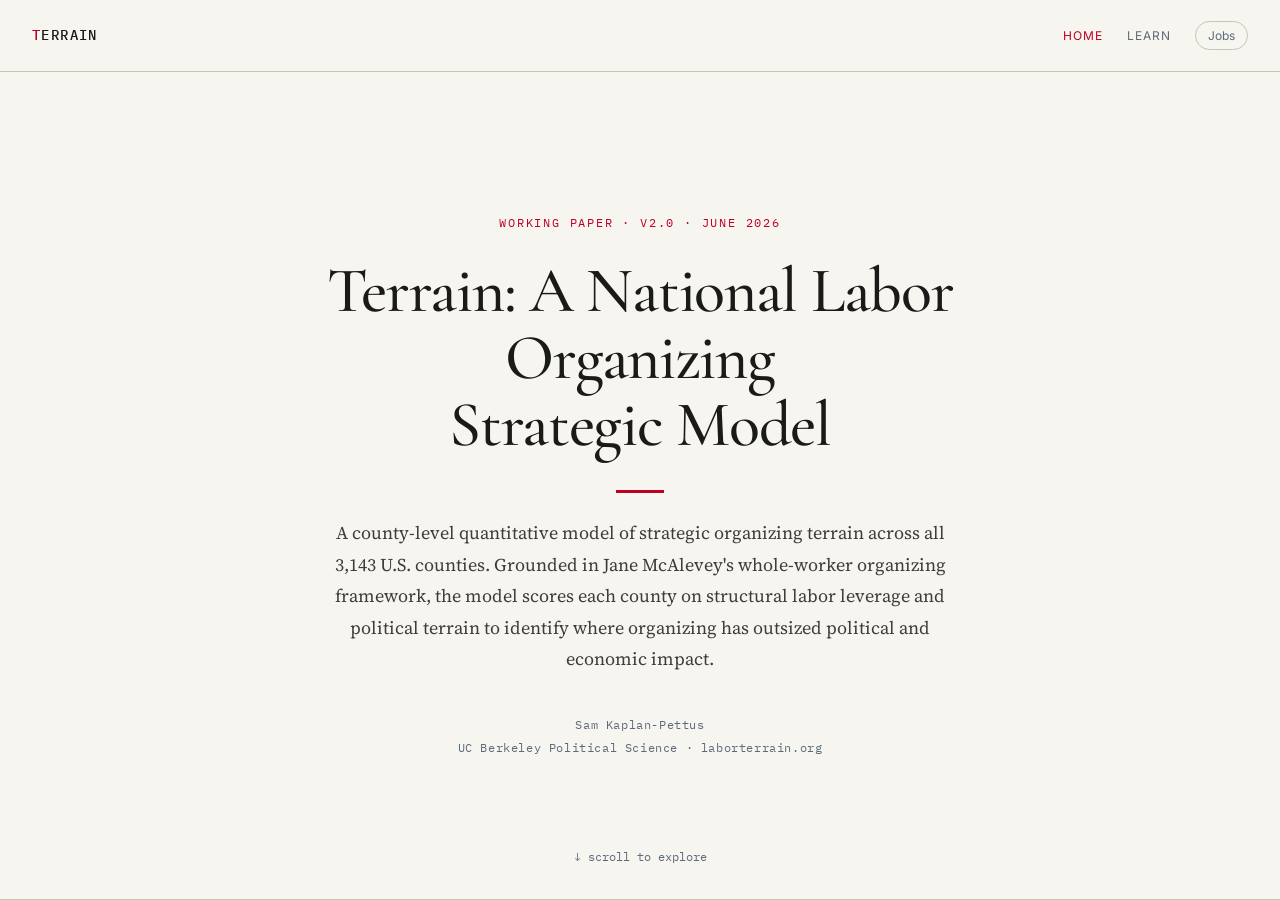
<file: index.html>
<!DOCTYPE html>
<html lang="en">
<head>
  <meta charset="UTF-8">
  <meta name="viewport" content="width=device-width, initial-scale=1.0">
  <title>Terrain — Labor Organizing Strategic Model</title>
  <link rel="stylesheet" href="output/terrain.css">

  <!-- ============================================================
       PAGE-SCOPED STYLES
       All rules below are token-driven (var(--…) from terrain.css) and
       scoped to THIS document only — they deliberately live here, not in
       terrain.css, so they cannot regress the legacy pages
       (methodology.html, the dashboard, jobs.html) that share terrain.css
       and define some of the same selectors (.legend, .tooltip, #detail-panel…).
       ============================================================ -->
  <style>
    /* ---- Shared landing-screen column (page-scoped tokens; do not touch terrain.css).
            One max-width + side padding used by every landing screen so they align. ---- */
    :root { --screen-max: 1100px; --screen-pad: var(--space-8); }
    .screen-inner { width: 100%; max-width: var(--screen-max); margin: 0 auto; padding-left: var(--screen-pad); padding-right: var(--screen-pad); }

    /* Horizontal dividers BETWEEN landing screens — reuse the methodology hairline
       (1px solid var(--color-border)). One line at each screen's bottom edge. */
    #panel-cover, #panel-about, #map-section { border-bottom: 1px solid var(--color-border); }

    /* ---- Scroll-snap container: MANDATORY so one scroll moves one section.
            scroll-padding-top insets snap alignment by the fixed nav height so
            snapped sections sit BELOW the nav (fixes header overlap). The long
            methodology is an oversized snap area (taller than the scrollport),
            which per spec is NOT force-snapped — you snap to its top, then read
            freely. See the snap reconciliation note in the script below. ---- */
    .paper-scroll {
      height: 100vh;
      overflow-y: scroll;
      scroll-snap-type: y mandatory;
      scroll-padding-top: var(--nav-height);
      scroll-behavior: smooth;
      padding-top: var(--nav-height);
    }
    /* One-viewport snap sections (cover, about, map). */
    .paper-panel, .snap-section {
      min-height: calc(100vh - var(--nav-height));
      scroll-snap-align: start;
      scroll-snap-stop: always;
    }
    .paper-panel { display: flex; flex-direction: column; position: relative; }
    /* Methodology snaps to its TOP only, then free-scrolls (oversized area). */
    #methodology-section { scroll-snap-align: start; scroll-snap-stop: normal; }
    @media (prefers-reduced-motion: reduce) {
      .paper-scroll { scroll-behavior: auto; }
    }
    /* Short or narrow viewports: relax snapping so nothing gets cut off. */
    @media (max-width: 900px), (max-height: 700px) {
      .paper-scroll { scroll-snap-type: none; }
      .snap-section { min-height: 0; height: auto; }
    }

    /* === COVER PANEL === */
    #panel-cover {
      background: var(--color-bg);
      justify-content: center;
      align-items: center;
      text-align: center;
      padding: var(--space-12) 0;
    }
    /* Cover content shares the standard column + side padding (no longer squeezed). */
    .cover-inner { width: 100%; max-width: var(--screen-max); margin: 0 auto; padding: 0 var(--screen-pad); }
    .cover-eyebrow {
      font-family: var(--font-mono); font-size: var(--text-xs);
      letter-spacing: 0.15em; text-transform: uppercase;
      color: var(--color-accent); margin-bottom: var(--space-6);
    }
    .cover-title {
      font-family: var(--font-display);
      font-size: clamp(2.5rem, 5vw, 4.5rem);
      font-weight: 500; color: var(--color-text);
      line-height: 1.05; letter-spacing: -0.02em;
      max-width: 800px; margin: 0 auto var(--space-8) auto;
    }
    .cover-rule { width: 48px; height: 3px; background: var(--color-accent); margin: 0 auto var(--space-6) auto; }
    .cover-abstract {
      font-family: var(--font-body); font-size: var(--text-lg);
      color: var(--color-text-secondary); max-width: 640px;
      margin: 0 auto var(--space-10) auto; line-height: 1.75; text-align: center;
    }
    .cover-authors { font-family: var(--font-mono); font-size: var(--text-xs); color: var(--color-text-muted); letter-spacing: 0.05em; text-align: center; margin-bottom: var(--space-1); }
    .cover-meta { font-family: var(--font-mono); font-size: var(--text-xs); color: var(--color-text-muted); letter-spacing: 0.05em; text-align: center; }
    .cover-scroll-hint {
      position: absolute; bottom: var(--space-8); left: 50%; transform: translateX(-50%);
      font-family: var(--font-mono); font-size: var(--text-xs); color: var(--color-text-muted);
      animation: bounce-hint 2s ease-in-out infinite;
    }
    @keyframes bounce-hint { 0%, 100% { transform: translateY(0); } 50% { transform: translateY(4px); } }
    @media (prefers-reduced-motion: reduce) { .cover-scroll-hint { animation: none; } }

    /* === ABOUT / AUTHOR'S LETTER PANEL ===
       The letter runs taller than the scrollport, so #panel-about is an
       OVERSIZED snap area: scroll-snap-stop:normal lets the reader snap to its
       TOP and then free-scroll through the whole letter without the snap
       fighting them mid-read; snap re-engages at the boundary to the next
       panel. Same pattern the methodology section uses (#methodology-section). */
    #panel-about {
      display: block;
      scroll-snap-stop: normal;            /* don't force-snap mid-letter */
      max-width: var(--screen-max); margin: 0 auto;
      padding: var(--space-16) var(--screen-pad) var(--space-12);
      width: 100%; background: var(--color-bg);
    }
    .letter { max-width: 640px; margin: 0 auto; }
    .letter-eyebrow { font-family: var(--font-mono); font-size: var(--text-xs); letter-spacing: 0.18em; text-transform: uppercase; color: var(--color-accent); margin-bottom: var(--space-4); }
    .about-main { max-width: 640px; margin: 0 auto; }
    .about-heading { font-family: var(--font-display); font-size: 2.75rem; font-weight: 500; color: var(--color-text); margin: 0 0 1.75rem; line-height: 1.12; }
    .about-body { font-family: var(--font-body); font-size: 1.075rem; color: var(--color-text-secondary); line-height: 1.8; margin-bottom: 1.4rem; }
    .letter-signoff { font-family: var(--font-body); font-size: 1.075rem; color: var(--color-text-secondary); line-height: 1.7; margin-top: 2rem; }
    .letter-sign-name { font-family: var(--font-display); font-size: 1.6rem; color: var(--color-text); display: block; margin-top: 0.15rem; }
    .letter-rule { width: 64px; height: 2px; background: var(--color-accent); border: 0; margin: var(--space-12) 0 var(--space-8); }
    .letter-subhead { font-family: var(--font-display); font-size: 1.85rem; font-weight: 500; color: var(--color-text); margin: 0 0 1.25rem; line-height: 1.15; }
    .letter-email { color: var(--color-accent); text-decoration: none; border-bottom: 1px solid var(--color-accent); }
    .letter-email:hover { opacity: 0.75; }
    /* EXPLORE links — relocated from the side rail to the BOTTOM of the letter. */
    .about-nav { max-width: 640px; margin: var(--space-12) auto 0; padding-top: 0; }
    .about-nav-label { font-family: var(--font-mono); font-size: 0.7rem; letter-spacing: 0.12em; text-transform: uppercase; color: var(--color-text-muted); margin-bottom: 1rem; }
    .about-link { display: flex; align-items: baseline; gap: 12px; padding: 14px 0; border-bottom: 1px solid var(--color-border); text-decoration: none; color: var(--color-text); transition: color 0.15s; }
    .about-link:first-of-type { border-top: 1px solid var(--color-border); }
    .about-link:hover { color: var(--color-accent); }
    .about-link-num { font-family: var(--font-mono); font-size: 0.7rem; color: var(--color-text-muted); min-width: 22px; }
    .about-link-title { font-family: var(--font-body); font-size: 1rem; font-weight: 600; display: block; }
    .about-link-desc { font-family: var(--font-body); font-size: 0.8rem; color: var(--color-text-muted); display: block; margin-top: 2px; line-height: 1.4; }

    @media (max-width: 768px) {
      #panel-about { padding: var(--space-10) 20px; }
      .about-heading { font-size: 2.25rem; }
      .cover-title { font-size: 2.5rem; }
      #panel-cover { padding: var(--space-8); }
      .cover-scroll-hint { left: var(--space-8); }
    }

    /* ============================================================
       MAP SECTION
       ============================================================ */
    #map-section { background: var(--color-bg); }

    /* ── Map section: ONE-viewport two-column layout (cards LEFT, map RIGHT) ── */
    /* Fixed one-viewport height so the map screen never overflows; the LEFT column
       scrolls internally as the fallback if cards+key exceed it (no clipping). */
    .map-layout { height: calc(100vh - var(--nav-height)); display: grid; grid-template-columns: 340px 1fr; gap: var(--space-8); max-width: var(--screen-max); margin: 0 auto; padding: var(--space-6) var(--screen-pad); }
    .map-left { min-width: 0; overflow-y: auto; display: flex; flex-direction: column; gap: var(--space-4); }
    .map-right { min-width: 0; display: flex; flex-direction: column; }
    .map-paper-title { font-family: var(--font-display); font-size: var(--text-3xl); font-weight: 500; margin: 0 0 var(--space-1); color: var(--color-text); }
    .map-left-lead { font-family: var(--font-body); font-size: var(--text-sm); color: var(--color-text-secondary); line-height: 1.6; margin: 0; }
    .map-paper-method-link { font-family: var(--font-mono); font-size: var(--text-xs); color: var(--color-accent); text-decoration: none; letter-spacing: 0.05em; cursor: pointer; }
    .map-paper-method-link:hover { text-decoration: underline; }
    /* Color key — collapsible, compact (swatch colors mirror terrain-map.js QUADRANT_COLORS) */
    .map-key-details { border-top: 1px solid var(--color-border); padding-top: var(--space-3); }
    .map-key-details > summary { list-style: none; cursor: pointer; font-family: var(--font-mono); font-size: var(--text-xs); letter-spacing: 0.08em; text-transform: uppercase; color: var(--color-text-muted); }
    .map-key-details > summary::-webkit-details-marker { display: none; }
    .map-key-details > summary::after { content: ' ▸'; }
    .map-key-details[open] > summary::after { content: ' ▾'; }
    .map-key { display: flex; flex-wrap: wrap; justify-content: center; gap: var(--space-2) var(--space-5); margin: 0; }
    .map-key-item { display: flex; align-items: flex-start; gap: var(--space-2); }
    .map-key-swatch { width: 12px; height: 12px; border-radius: 3px; flex-shrink: 0; margin-top: 3px; }
    .map-key-label { font-family: var(--font-body); font-size: var(--text-sm); font-weight: 600; color: var(--color-text); line-height: 1.2; }
    .map-key-desc { font-family: var(--font-body); font-size: var(--text-xs); color: var(--color-text-muted); line-height: 1.4; }

    /* Map figure fills the right column + viewport height */
    #map-figure-wrap { flex: 1; min-width: 0; display: flex; flex-direction: column; }
    #map-section .map-figure { margin: 0; display: flex; flex-direction: column; width: 100%; flex: 1; min-height: 0; }
    #map-section .map-figure-body { height: auto; flex: 1; min-height: 0; }
    /* FREEZE (default): inert inline map. pointer-events:none on the SVG means no
       hover/drag/scroll-zoom and page scroll passes THROUGH. Programmatic fly-to
       still works. Lifted when AWAKENED, and never applies in EXPANDED fullscreen. */
    #map-figure.frozen:not(.expanded) #map-svg { pointer-events: none; }
    .map-fig-controls { display: flex; align-items: center; gap: var(--space-2); }
    .map-awaken-btn { font-family: var(--font-mono); font-size: var(--text-xs); color: var(--color-text-muted); background: none; border: 1px solid var(--color-border); border-radius: var(--radius-sm); padding: var(--space-1) var(--space-2); cursor: pointer; transition: color 0.15s, border-color 0.15s, background 0.15s; }
    .map-awaken-btn:hover { color: var(--color-text); border-color: var(--color-border-strong); }
    #map-figure:not(.frozen) .map-awaken-btn { color: #fff; background: var(--color-accent); border-color: var(--color-accent); }
    /* Visible "awakened" affordance so the user knows scroll is captured + how to get it back */
    #awaken-hint { position: absolute; top: var(--space-3); right: var(--space-3); z-index: 25; display: none; background: var(--color-accent); color: #fff; font-family: var(--font-mono); font-size: 10px; padding: 5px 10px; border-radius: 20px; letter-spacing: 0.02em; max-width: 230px; line-height: 1.35; }
    #map-figure:not(.frozen):not(.expanded) #awaken-hint { display: block; }

    /* SVG paths */
    #map-svg { flex: 1; min-height: 0; width: 100%; display: block; }
    .county-path { cursor: pointer; transition: opacity 0.08s; }
    .county-path:hover { opacity: 0.75; }
    .map-selected { stroke: var(--color-ink) !important; stroke-width: 2.5 !important; stroke-opacity: 1 !important; }
    .state-boundary { fill: none; stroke: var(--color-border-strong); stroke-width: 1.2; pointer-events: none; }

    /* Tooltip */
    .tooltip { position: absolute; background: var(--color-bg); border: 1px solid var(--color-border-strong); border-radius: var(--radius-sm); padding: var(--space-2) var(--space-3); font-family: var(--font-ui); font-size: var(--text-xs); pointer-events: none; opacity: 0; transition: opacity 0.08s; z-index: 200; white-space: nowrap; color: var(--color-text); box-shadow: var(--shadow-card-hover) !important; }
    .tooltip strong { font-weight: 600; }
    .tooltip .tt-opp { font-size: var(--text-sm); font-weight: 700; color: var(--color-accent); font-family: var(--font-display); }

    /* In-map legend (hidden in paper mode by terrain.css #map-legend rule; shown when expanded) */
    .legend { position: absolute; bottom: var(--space-4); left: var(--space-4); background: var(--color-bg); border: 1px solid var(--color-border); border-radius: var(--radius-sm); padding: var(--space-2) var(--space-3) var(--space-3); min-width: 200px; max-width: 230px; z-index: 30; }
    .legend-header { display: flex; align-items: center; justify-content: space-between; margin-bottom: var(--space-2); }
    .legend-label { font-family: var(--font-mono); font-size: 10px; letter-spacing: 0.08em; text-transform: uppercase; color: var(--color-text-muted); }
    .legend-toggle { display: flex; align-items: center; justify-content: center; width: 20px; height: 20px; padding: 0; background: none; border: none; cursor: pointer; font-size: 18px; line-height: 1; color: var(--color-text-muted); transform: rotate(-90deg); transition: color 0.2s, transform 0.3s ease; flex-shrink: 0; }
    .legend-toggle:hover { color: var(--color-text); }
    .legend.collapsed .legend-toggle { transform: rotate(90deg); }
    .legend.collapsed .legend-body { display: none; }
    .legend.collapsed .legend-header { margin-bottom: 0; }
    .legend-title { font-size: 10px; font-weight: 600; color: var(--color-text); margin-bottom: var(--space-2); }
    .legend-tier { display: flex; gap: 7px; align-items: flex-start; margin-bottom: 7px; }
    .legend-tier:last-child { margin-bottom: 0; }
    .legend-tier-swatch { width: 9px; height: 9px; border-radius: 2px; flex-shrink: 0; margin-top: 2px; }
    .legend-tier-label { font-size: 9.5px; font-weight: 700; color: var(--color-text); line-height: 1.2; }
    .legend-tier-desc { font-size: 9px; color: var(--color-text-muted); line-height: 1.45; }
    @media (max-width: 640px) { .legend { min-width: 0; max-width: 160px; } }

    #lens-badge { position: absolute; top: var(--space-3); left: var(--space-3); z-index: 20; background: rgba(26,26,24,0.80); color: var(--color-bg); font-family: var(--font-mono); font-size: 10px; font-weight: 600; padding: 5px 10px; border-radius: 20px; pointer-events: none; letter-spacing: 0.03em; }
    #senate-banner { flex-shrink: 0; display: none; padding: var(--space-2) var(--space-4); background: var(--color-bg-subtle); border-top: 1px solid var(--color-border); font-size: var(--text-xs); color: var(--color-text-muted); line-height: 1.5; }
    #senate-banner a { color: var(--color-accent); }

    /* Detail / info panel (container only; inner markup uses .card-* below) */
    #detail-panel { position: absolute; right: var(--space-4); top: var(--space-4); width: 290px; background: var(--color-bg); border: 1px solid var(--color-border); border-radius: var(--radius-md); padding: var(--space-4); display: none; z-index: 100; max-height: calc(100% - 32px); overflow-y: auto; box-shadow: var(--shadow-card-hover) !important; }
    #close-detail { position: absolute; top: 10px; right: 10px; background: none; border: none; color: var(--color-text-muted); cursor: pointer; font-size: 18px; line-height: 1; }
    #close-detail:hover { color: var(--color-text); }
    @media (max-width: 768px) { #detail-panel { width: calc(100vw - 24px); max-width: none; right: 12px; } }

    /* Info Card v2.0 */
    .card-tier-badge { display: inline-block; padding: var(--space-1) var(--space-3); border-radius: var(--radius-sm); font-family: var(--font-mono); font-size: var(--text-xs); letter-spacing: 0.08em; text-transform: uppercase; font-weight: 600; margin-bottom: var(--space-2); }
    .card-tier-1 { background: var(--color-accent); color: #fff; }
    .card-tier-2 { background: var(--color-bg-subtle); color: var(--color-text); border: 1px solid var(--color-border-strong); }
    .card-tier-3 { background: var(--color-bg-subtle); color: var(--color-text-secondary); border: 1px solid var(--color-border); }
    .card-tier-4 { background: transparent; color: var(--color-text-muted); border: 1px solid var(--color-border); }
    .card-icons-row { display: flex; gap: var(--space-3); margin-bottom: var(--space-3); }
    .card-icon-item { display: flex; flex-direction: column; align-items: center; gap: 2px; }
    .card-icon-svg { width: 28px; height: 28px; color: var(--color-accent); }
    .card-icon-svg svg { width: 100%; height: 100%; }
    .card-icon-label { font-family: var(--font-mono); font-size: 9px; color: var(--color-text-muted); text-align: center; max-width: 42px; overflow: hidden; text-overflow: ellipsis; white-space: nowrap; }
    .card-score-row { display: flex; align-items: center; gap: var(--space-2); margin-bottom: var(--space-1); }
    .card-score-label { font-family: var(--font-mono); font-size: var(--text-xs); color: var(--color-text-secondary); width: 150px; flex-shrink: 0; }
    .card-bar-wrap { flex: 1; height: 4px; background: var(--color-border); border-radius: 2px; overflow: hidden; }
    .card-bar-fill { height: 100%; border-radius: 2px; transition: width 0.3s ease; }
    .card-bar-capital { background: var(--color-accent); }
    .card-bar-community { background: #1a3a6b; }
    .card-bar-electoral { background: #6b4f9e; }
    .card-bar-alignment { background: #2c6fad; }
    .card-score-val { font-family: var(--font-mono); font-size: var(--text-xs); color: var(--color-text); width: 40px; text-align: right; flex-shrink: 0; }
    .card-score-hint { font-size: 10px; color: var(--color-text-muted); padding-left: 158px; margin-bottom: var(--space-2); margin-top: -2px; }
    .card-section-head { font-family: var(--font-mono); font-size: var(--text-xs); letter-spacing: 0.1em; text-transform: uppercase; color: var(--color-text-muted); margin: var(--space-3) 0 var(--space-2); padding-bottom: var(--space-1); border-bottom: 1px solid var(--color-border); }
    .card-narrative { font-size: var(--text-sm); color: var(--color-text-secondary); line-height: 1.6; margin: var(--space-3) 0; padding: var(--space-3); background: var(--color-bg-subtle); border-left: 2px solid var(--color-border-strong); border-radius: 0 var(--radius-sm) var(--radius-sm) 0; }
    .card-more-toggle { font-family: var(--font-mono); font-size: var(--text-xs); color: var(--color-text-muted); cursor: pointer; display: flex; align-items: center; gap: var(--space-1); margin-top: var(--space-3); user-select: none; }
    .card-more-toggle:hover { color: var(--color-text); }
    .card-more-body { display: none; margin-top: var(--space-2); }
    .card-more-body.open { display: block; }
    .card-more-row { display: flex; justify-content: space-between; font-size: var(--text-xs); color: var(--color-text-muted); padding: var(--space-1) 0; border-bottom: 1px solid var(--color-border); }
    .card-more-key { color: var(--color-text-secondary); }

    /* Gated sidebar (hidden in paper mode; revealed as a fixed rail by expandMap) */
    #sidebar { display: none; }
    #sidebar .sidebar-section { margin-bottom: var(--space-4); }
    .lens-toggle { display: flex; gap: 0; border: 1px solid var(--color-border); border-radius: var(--radius-sm); overflow: hidden; margin-bottom: var(--space-2); }
    .sidebar-lens-btn { flex: 1; padding: var(--space-2) var(--space-3); font-family: var(--font-mono); font-size: var(--text-xs); letter-spacing: 0.05em; text-transform: uppercase; border: none; background: transparent; color: var(--color-text-secondary); cursor: pointer; transition: background 0.15s, color 0.15s; }
    .sidebar-lens-btn:hover { background: var(--color-bg-subtle); color: var(--color-text); }
    /* Active lens-toggle styling now lives in the Phase 3 rail-scoped rule
       (#explorer-rail .sidebar-lens-btn.active), which beats terrain.css's generic
       button:not(...) rule (0,4,1) on specificity via the #explorer-rail id (1,2,0) —
       so NO !important is needed. The old `background/color: …!important` here was
       removed because !important beats specificity and was forcing the old dark-fill
       look to win over the new minimal text active state. */
    .sidebar-lens-btn.active { font-weight: 600; }
    .lens-description { font-size: var(--text-xs); color: var(--color-text-muted); line-height: 1.4; min-height: 32px; }
    .sidebar-label { font-family: var(--font-mono); font-size: 10px; letter-spacing: 0.08em; text-transform: uppercase; color: var(--color-text-muted); margin-bottom: var(--space-2); }
    #sidebar h2 { font-family: var(--font-mono); font-size: 11px; font-weight: 600; letter-spacing: 0.12em; text-transform: uppercase; color: var(--color-text-muted); margin-bottom: var(--space-2); }
    .filter-group { margin-bottom: var(--space-4); }
    .filter-group > label { display: block; font-size: var(--text-xs); color: var(--color-text-muted); margin-bottom: var(--space-1); }
    .filter-group select { width: 100%; background: var(--color-bg); border: 1px solid var(--color-border); color: var(--color-text); border-radius: var(--radius-sm); padding: 6px 10px; font-size: var(--text-xs); font-family: var(--font-ui); }
    .toggle-btn { display: flex; align-items: center; gap: var(--space-2); cursor: pointer; font-size: var(--text-xs); color: var(--color-text); }
    .toggle-btn input { accent-color: var(--color-accent); width: 14px; height: 14px; }
    hr.divider { border: none; border-top: 1px solid var(--color-border); margin: var(--space-3) 0; }
    #summary-stats { font-size: var(--text-xs); line-height: 1.9; color: var(--color-text-muted); }
    #summary-stats .stat-total { color: var(--color-text); font-weight: 600; }
    #top10-list .top10-row { display: flex; justify-content: space-between; padding: 5px 0; border-bottom: 1px solid var(--color-border); cursor: pointer; font-size: var(--text-xs); }
    #top10-list .top10-row:hover { color: var(--color-accent); }
    #top10-list .top10-name { color: var(--color-text); }
    #top10-list .top10-score { font-weight: 600; }
    #mobile-filter-toggle { display: none; }
    #status-bar { padding: var(--space-1) var(--space-4); font-family: var(--font-mono); font-size: 10px; color: var(--color-text-muted); display: flex; justify-content: space-between; align-items: center; gap: var(--space-3); }

    /* Top Tier-1 target cards — single MIXED list, stacked in the left column */
    .target-head { font-family: var(--font-mono); font-size: var(--text-xs); letter-spacing: 0.1em; text-transform: uppercase; color: var(--color-text-muted); margin-bottom: var(--space-1); }
    .target-caption { font-family: var(--font-body); font-size: 11px; color: var(--color-text-muted); line-height: 1.45; margin: 0 0 var(--space-3); }
    .target-row { display: flex; flex-direction: column; gap: var(--space-2); }
    .target-card { display: flex; align-items: center; gap: var(--space-3); width: 100%; text-align: left; border: 1px solid var(--color-border); border-radius: var(--radius-md); background: var(--color-bg); padding: var(--space-2) var(--space-3); cursor: pointer; font-family: var(--font-body); transition: border-color 0.15s, box-shadow 0.15s, transform 0.08s; }
    .target-card:hover { border-color: var(--color-border-strong); box-shadow: var(--shadow-card-hover) !important; }
    .target-card:active { transform: translateY(1px); }
    .target-rank { font-family: var(--font-mono); font-size: var(--text-xs); color: var(--color-text-muted); min-width: 16px; }
    .target-dot { width: 10px; height: 10px; border-radius: 50%; flex-shrink: 0; }
    .target-body { flex: 1; min-width: 0; }
    .target-name { font-size: var(--text-sm); font-weight: 600; color: var(--color-text); line-height: 1.2; }
    .target-meta { font-family: var(--font-mono); font-size: 10px; color: var(--color-text-muted); margin-top: 2px; }
    .target-score { font-family: var(--font-mono); font-size: var(--text-sm); color: var(--color-text); }
    .target-empty { font-family: var(--font-body); font-size: var(--text-sm); color: var(--color-text-muted); }
    @media (max-width: 900px) {
      .map-layout { grid-template-columns: 1fr; height: auto; padding: var(--space-4); }
      .map-left { overflow: visible; }
      #map-section .map-figure-body { height: 60vh; }
    }
    /* Short viewports: let the map screen reflow instead of cramping into a fixed height. */
    @media (max-height: 700px) {
      .map-layout { height: auto; }
      #map-section .map-figure-body { height: 60vh; }
    }

    /* ============================================================
       METHODOLOGY SECTION — scroll-spy rail + typed content blocks
       ============================================================ */
    #methodology-section { background: var(--color-bg); padding: var(--space-12) 0 var(--space-16); }
    .method-layout { display: grid; grid-template-columns: 220px 1fr; gap: var(--space-10); max-width: 1100px; margin: 0 auto; padding: 0 var(--space-8); }
    .method-rail { position: sticky; top: calc(var(--nav-height) + var(--space-6)); align-self: start; }
    .method-rail-label { font-family: var(--font-mono); font-size: 10px; letter-spacing: 0.12em; text-transform: uppercase; color: var(--color-text-muted); margin-bottom: var(--space-3); }
    .method-rail a { display: block; font-family: var(--font-body); font-size: var(--text-sm); color: var(--color-text-muted); text-decoration: none; padding: var(--space-1) 0 var(--space-1) var(--space-3); border-left: 2px solid var(--color-border); transition: color 0.15s, border-color 0.15s; }
    .method-rail a:hover { color: var(--color-text); text-decoration: none; }
    .method-rail a.active { color: var(--color-accent); border-left-color: var(--color-accent); font-weight: 600; }
    .method-body { min-width: 0; max-width: 680px; }
    .method-h { font-family: var(--font-display); font-size: var(--text-3xl); font-weight: 500; color: var(--color-text); margin-bottom: var(--space-2); }
    .method-intro { font-family: var(--font-body); font-size: var(--text-lg); color: var(--color-text-secondary); line-height: 1.7; margin-bottom: var(--space-6); }
    .method-sub { scroll-margin-top: calc(var(--nav-height) + var(--space-4)); padding-top: var(--space-8); margin-top: var(--space-8); border-top: 1px solid var(--color-border); }
    .method-sub:first-of-type { border-top: none; margin-top: 0; padding-top: var(--space-2); }
    .method-sub-num { font-family: var(--font-mono); font-size: var(--text-xs); color: var(--color-accent); letter-spacing: 0.1em; text-transform: uppercase; }
    .method-sub-h { font-family: var(--font-body); font-size: var(--text-xl); font-weight: 600; color: var(--color-text); margin: var(--space-1) 0 var(--space-4); }
    .method-prose { font-family: var(--font-body); font-size: var(--text-base); color: var(--color-text-secondary); line-height: 1.75; margin-bottom: var(--space-4); }
    .method-prose strong { color: var(--color-text); }
    .method-prose em { font-style: italic; }
    .method-prose-h { font-family: var(--font-body); font-size: var(--text-base); font-weight: 600; color: var(--color-text); margin: var(--space-5) 0 var(--space-2); }

    /* Expandable formula cards */
    .formula-card { border: 1px solid var(--color-border); border-radius: var(--radius-md); background: var(--color-bg-card); margin-bottom: var(--space-4); overflow: hidden; }
    .formula-card > summary { list-style: none; cursor: pointer; padding: var(--space-4); display: block; user-select: none; }
    .formula-card > summary::-webkit-details-marker { display: none; }
    .formula-card-name { font-family: var(--font-body); font-size: var(--text-base); font-weight: 600; color: var(--color-text); display: flex; align-items: center; justify-content: space-between; gap: var(--space-3); }
    .formula-card-name::after { content: '▶'; font-size: 10px; color: var(--color-text-muted); transition: transform 0.2s; }
    .formula-card[open] .formula-card-name::after { transform: rotate(90deg); }
    .formula-card-expr { font-family: var(--font-mono); font-size: var(--text-sm); background: var(--color-bg); border: 1px solid var(--color-border); border-radius: var(--radius-sm); padding: var(--space-3); margin: var(--space-3) 0; color: var(--color-text); line-height: 1.7; white-space: pre-wrap; overflow-x: auto; }
    .formula-card-gloss { font-family: var(--font-body); font-size: var(--text-sm); color: var(--color-text-muted); margin-top: var(--space-2); line-height: 1.6; }
    .formula-card-detail { padding: 0 var(--space-4) var(--space-4); border-top: 1px solid var(--color-border); padding-top: var(--space-3); }
    .formula-card-detail p { font-family: var(--font-body); font-size: var(--text-sm); color: var(--color-text-secondary); line-height: 1.7; margin-bottom: var(--space-2); }

    /* Citations */
    .citation { font-family: var(--font-mono); font-size: var(--text-xs); color: var(--color-text-muted); line-height: 1.6; border-left: 2px solid var(--color-border-strong); padding: var(--space-1) 0 var(--space-1) var(--space-3); margin-top: var(--space-3); }
    .citation-review { font-family: var(--font-mono); font-size: var(--text-xs); color: var(--color-text-muted); line-height: 1.6; border-left: 2px dashed var(--color-border-strong); padding: var(--space-1) 0 var(--space-1) var(--space-3); margin-top: var(--space-3); }
    .citation-review::before { content: 'Citation under review'; display: block; color: var(--color-accent); letter-spacing: 0.06em; text-transform: uppercase; font-size: 9px; margin-bottom: 2px; }

    /* Tables */
    .method-table-wrap { overflow-x: auto; margin: var(--space-3) 0 var(--space-5); }
    .method-table { width: 100%; border-collapse: collapse; font-size: var(--text-sm); }
    .method-table th { background: var(--color-bg-subtle); padding: var(--space-2) var(--space-3); text-align: left; font-family: var(--font-mono); font-size: 10px; letter-spacing: 0.06em; text-transform: uppercase; color: var(--color-text-muted); border-bottom: 1px solid var(--color-border); white-space: nowrap; }
    .method-table td { padding: var(--space-2) var(--space-3); border-bottom: 1px solid var(--color-border); color: var(--color-text-secondary); vertical-align: top; }
    .method-table td:first-child { color: var(--color-text); font-weight: 500; }
    .method-table tr:last-child td { border-bottom: none; }
    .method-table a { color: var(--color-accent); }

    /* Toggle list (limitations) */
    .toggle-item { border: 1px solid var(--color-border); border-radius: var(--radius-md); background: var(--color-bg-card); margin-bottom: var(--space-2); overflow: hidden; }
    .toggle-item > summary { list-style: none; cursor: pointer; user-select: none; padding: var(--space-3) var(--space-4); display: flex; gap: var(--space-3); align-items: baseline; }
    .toggle-item > summary::-webkit-details-marker { display: none; }
    .toggle-item-num { font-family: var(--font-mono); font-size: var(--text-xs); color: var(--color-accent); flex-shrink: 0; }
    .toggle-item-title { font-family: var(--font-body); font-size: var(--text-sm); font-weight: 600; color: var(--color-text); flex: 1; }
    .toggle-item-title::after { content: '▶'; font-size: 9px; color: var(--color-text-muted); margin-left: var(--space-2); transition: transform 0.2s; }
    .toggle-item[open] .toggle-item-title::after { transform: rotate(90deg); }
    .toggle-item-detail { padding: 0 var(--space-4) var(--space-4) calc(var(--space-4) + 24px); font-family: var(--font-body); font-size: var(--text-sm); color: var(--color-text-secondary); line-height: 1.7; }
    .toggle-item-detail p + p { margin-top: var(--space-2); }

    .method-callout { border-left: 3px solid var(--color-accent); background: var(--color-accent-light); padding: var(--space-4); border-radius: 0 var(--radius-sm) var(--radius-sm) 0; margin: var(--space-5) 0; }
    .method-callout p { font-family: var(--font-body); font-size: var(--text-sm); color: var(--color-text); line-height: 1.7; margin: 0; }
    .method-callout p + p { margin-top: var(--space-2); }

    .lit-status { font-family: var(--font-mono); font-size: 9px; letter-spacing: 0.05em; text-transform: uppercase; padding: 2px 7px; border-radius: 20px; white-space: nowrap; }
    .lit-status.ok { background: var(--color-bg-subtle); color: var(--color-text-secondary); }
    .lit-status.review { background: var(--color-accent-light); color: var(--color-accent); }

    @media (max-width: 900px) {
      .method-layout { grid-template-columns: 1fr; gap: var(--space-6); }
      .method-rail { position: static; display: flex; flex-wrap: wrap; gap: var(--space-1) var(--space-3); }
      .method-rail a { border-left: none; border-bottom: 2px solid transparent; padding: var(--space-1) 0; }
      .method-rail a.active { border-left: none; border-bottom-color: var(--color-accent); }
      .method-body { max-width: none; }
    }

    /* Slim in-flow footer (only visible at the very bottom; not sticky) */
    .site-footer { scroll-snap-align: none; background: var(--color-bg-subtle); border-top: 1px solid var(--color-border); margin-top: 0; }
    .site-footer .footer-inner { display: flex; align-items: center; justify-content: space-between; gap: var(--space-4); flex-wrap: wrap; max-width: 1100px; margin: 0 auto; padding: var(--space-4) var(--space-8); }
    .site-footer .footer-credit { font-family: var(--font-mono); font-size: var(--text-xs); color: var(--color-text-muted); }
    .site-footer .footer-credit a { color: var(--color-text-muted); text-decoration: underline; }
    .site-footer .footer-right { display: flex; gap: var(--space-5); }
  </style>
</head>
<body>

  <!-- Persistent top navigation -->
  <nav class="terrain-topnav">
    <a href="index.html" class="topnav-wordmark"><span>T</span>errain</a>
    <div class="topnav-links">
      <a href="index.html" class="topnav-link active" id="nav-home">Home</a>
      <a href="output/education.html" class="topnav-link" id="nav-learn">Learn</a>
      <a href="output/jobs.html" class="topnav-jobs" id="nav-jobs">Jobs</a>
    </div>
  </nav>

  <!-- Scroll-snap container -->
  <div class="paper-scroll" id="paper-scroll">

    <!-- ════════════════════════════════════════════════════════
         PANEL 1 — COVER / ABSTRACT
         (Sam edits this copy freely — pure content, no logic.)
         ════════════════════════════════════════════════════════ -->
    <div class="paper-panel" id="panel-cover">
      <div class="cover-inner">
        <div class="cover-eyebrow">Working Paper · v2.0 · June 2026</div>
        <h1 class="cover-title">
          Terrain: A National Labor Organizing<br>Strategic Model
        </h1>
        <div class="cover-rule"></div>
        <p class="cover-abstract">
          A county-level quantitative model of strategic organizing terrain
          across all 3,143 U.S. counties. Grounded in Jane McAlevey's
          whole-worker organizing framework, the model scores each county
          on structural labor leverage and political terrain to identify
          where organizing has outsized political and economic impact.
        </p>
        <div class="cover-authors">Sam Kaplan-Pettus</div>
        <div class="cover-meta">UC Berkeley Political Science · laborterrain.org</div>
      </div>
      <div class="cover-scroll-hint">↓ scroll to explore</div>
    </div>

    <!-- ════════════════════════════════════════════════════════
         PANEL 2 — ABOUT / THEORY OF CHANGE
         ════════════════════════════════════════════════════════ -->
    <!-- ════════════════════════════════════════════════════════
         ARCHIVED — previous short "About This Project" copy (replaced by the
         author's letter below). Preserved here so it is recoverable; not live.
         ────────────────────────────────────────────────────────
         <h2 class="about-heading">About This Project</h2>
         <p class="about-body">
           Our theory of change rests on two claims. First, that durable
           power is built through well-placed, interpersonal, organized
           solidarity — irrespective of institutional permission. Second,
           that winning material gains for workers in the workplace is the
           fastest and most effective way to build a movement capable of
           addressing our broader social and political needs.
           When workers organize, they win. When workers win, we all win.
         </p>
         <p class="about-body">
           Terrain is an open-source research tool that operationalizes
           McAlevey's strategic targeting framework at national scale —
           scoring every U.S. county on two independent dimensions:
           Strategic Leverage Score (how much power would organized workers
           have?) and Political Terrain Score (how much does organizing
           here change the political environment?).
         </p>
         <p class="about-body">
           The model shows terrain. The organizer brings the goal.
         </p>
         (Explore rail had: 01 The Map → #map-section · 02 Methodology →
          #methodology-section · 03 Jobs Board → output/jobs.html ·
          04 Learn → output/education.html)
         ════════════════════════════════════════════════════════ -->
    <div class="paper-panel" id="panel-about">
      <div class="about-main">
        <div class="letter-eyebrow">A letter from the author</div>
        <h2 class="about-heading">About the Project</h2>
        <p class="about-body">
          This project has been a labor of love and an incredible learning
          opportunity. While labor organizing has not been the focus of my
          academic work, as our traditional electoral political methods have
          proven increasingly ineffective at meeting the moment, I became ever
          more convinced of the inescapable fact that the most powerful force of
          political resistance are organized workers. I was deeply inspired by
          Jane McAlevey's laying out of the factors required for an effective and
          urgent labor movement that was radically visionary and unshakably
          grounded. I sought to take her profound theoretical and historical
          arguments and operationalize that theory with data. I see this as a
          natural extension of her argument: that what matters is to win, and we
          should use whatever tools we can to make that happen. At the same time,
          I believe we need to approach the use of data in politics and organizing
          with real caution. Too often the lived experiences and wisdom of those
          on the ground and in the field are overlooked by those who claim data,
          polls, and algorithms are the only answer. My hope and commitment with
          this project is to add to, and not detract from, the deep real-world
          organizing that is currently happening.
        </p>
        <p class="about-body">
          We need to be honest about the state of the labor movement in this
          country and the urgency that is required of us. With fascism knocking at
          the door, we must be endlessly strategic in our resistance. This
          requires recognizing that some terrain and some sectors in the country
          will have more leverage than others, and if we can identify those
          pressure points and opportunities, we can force real change.
        </p>
        <p class="about-body">
          My theory of change diverges from many of those who seek data-backed
          answers to our social questions. I believe that change rests on deep
          interpersonal worker organizing that produces solidarity across our
          communities — and I believe that it is only from that that we can see
          larger-scale political and electoral goals accomplished. I believe that
          the wins of worker-focused organizing will not just trickle down, but
          direct the macro political change we demand in this country.
        </p>
        <p class="about-body">
          I hope to communicate two fundamental priorities in this project: 1)
          that there should be a national strategy to deploy resources to the
          highest-leverage campaigns — not just based on my research, but on the
          vast amount of knowledge and wisdom in the labor movement; and 2) that
          the mechanism of social and political change is real worker organizing,
          not performative activism or mobilization that does not fundamentally
          change the balance of power.
        </p>
        <p class="about-body">
          I will continue to update and grow this project with new features and
          layers of research. I look forward to feedback, criticism, and peer
          review. I am working to make this as collaborative, open-source, and
          replicable as possible. Feel free to reach out with questions at
          <a class="letter-email" href="mailto:sam.kp@berkeley.edu">sam.kp@berkeley.edu</a>.
        </p>
        <p class="about-body">
          Thank you to anyone who spends some time exploring this project.
        </p>
        <p class="letter-signoff">
          In solidarity,
          <span class="letter-sign-name">Sam</span>
        </p>

        <hr class="letter-rule">
        <h3 class="letter-subhead">A note on AI</h3>
        <p class="about-body">
          I would not have been able to do this project without AI. I do not have
          the technical skills or the time required to write the scraping tools,
          data software, models, and front-end code to do what I have done in this
          project. This is a reality that makes me both very uncomfortable and
          incredibly inspired. I made every theoretical and methodological decision
          in this study, I double-checked every source and fact, and I spent dozens
          of hours a week painstakingly working through every component step and
          outcome — many that did not make it to the V2 that is currently
          published.
        </p>
        <p class="about-body">
          I believe that we need to see AI as both an existential risk to our
          economic and social system and an inspiring tool that can be directed for
          social good. It could give us a three-day work week or mass unemployment,
          but it does not change the fundamental balance of power in our world. The
          problem is still capitalism's distribution of power and ownership, and we
          must continue to fight to change that system in every way we can.
        </p>

        <hr class="letter-rule">
        <h3 class="letter-subhead">A note on the jobs board</h3>
        <p class="about-body">
          The results of this project are in many ways about how national and state
          coalitions could or should focus their resources, but for individuals who
          want to get involved, I made the jobs board. Most of the data is drawn
          from the incredible resource of unionjobs.com, but I've made an updated
          interface that brings in contextual and personal information to help users
          find a good fit for them.
        </p>
        <p class="about-body">
          It is also an evolving part of this project. My goal is to showcase not
          only union staff roles but also job openings in key rank-and-file sectors
          — this is our real opportunity to bring the insights of this research to
          the jobs market. I want users to get an idea of how to have the most
          leverage as a worker in any sector, and understand how their power can fit
          into a larger movement.
        </p>
      </div>

      <!-- EXPLORE links — relocated to the BOTTOM of the letter (read first, then
           go deeper). Same four targets as the previous side rail. -->
      <div class="about-nav">
        <div class="about-nav-label">Explore</div>
        <a href="#map-section" class="about-link">
          <span class="about-link-num">01</span>
          <div>
            <div class="about-link-title">The Map</div>
            <span class="about-link-desc">All 3,143 counties scored and classified</span>
          </div>
        </a>
        <a href="#methodology-section" class="about-link">
          <span class="about-link-num">02</span>
          <div>
            <div class="about-link-title">Methodology</div>
            <span class="about-link-desc">SLS formula, P1 + P2 scoring, data sources</span>
          </div>
        </a>
        <a href="output/jobs.html" class="about-link">
          <span class="about-link-num">03</span>
          <div>
            <div class="about-link-title">Jobs Board</div>
            <span class="about-link-desc">High-impact labor movement roles</span>
          </div>
        </a>
        <a href="output/education.html" class="about-link">
          <span class="about-link-num">04</span>
          <div>
            <div class="about-link-title">Learn</div>
            <span class="about-link-desc">Organizing concepts and background</span>
          </div>
        </a>
      </div>
    </div>

    <!-- ════════════════════════════════════════════════════════
         SECTION 3 — MAP   (Phase B inserts the live map here)
         ════════════════════════════════════════════════════════ -->
    <!-- ════════════════════════════════════════════════════════
         EXPLORE THE RESULTS — scoped chrome (map + scatter side by side).
         Token-driven; #map-section id kept so existing #map-section .map-figure
         sizing rules still apply to the relocated map. Invents no new tokens.
         ════════════════════════════════════════════════════════ -->
    <style>
      #map-section.results-section { height: auto; scroll-snap-stop: normal; }
      .results-inner { max-width: var(--screen-max); margin: 0 auto; padding: var(--space-8) var(--screen-pad); display: flex; flex-direction: column; gap: var(--space-6); }
      .results-head { display: flex; flex-direction: column; align-items: center; text-align: center; gap: var(--space-2); }
      .results-kicker { font-family: var(--font-mono); font-size: var(--text-xs); letter-spacing: 0.2em; text-transform: uppercase; color: var(--color-text-muted); }
      .results-title { font-family: var(--font-display); font-size: var(--text-3xl); font-weight: 500; color: var(--color-text); margin: 0; }
      .results-lead { font-family: var(--font-body); font-size: var(--text-sm); color: var(--color-text-secondary); line-height: 1.6; max-width: 72ch; margin: 0; }
      .results-panels { display: grid; grid-template-columns: 1fr 1fr; gap: var(--space-6); align-items: stretch; }
      .results-panel { display: flex; flex-direction: column; min-width: 0; gap: var(--space-2); }
      .results-panel-title { font-family: var(--font-mono); font-size: var(--text-xs); letter-spacing: 0.12em; text-transform: uppercase; color: var(--color-text); text-align: center; padding-bottom: var(--space-2); border-bottom: 2px solid var(--color-accent); min-height: 28px; }
      .results-panel-body { position: relative; height: clamp(440px, 60vh, 660px); display: flex; flex-direction: column; min-height: 0; }
      /* scatter */
      .scatter-wrap { position: relative; width: 100%; height: 100%; display: flex; align-items: center; justify-content: center; padding: 48px 18px 32px 34px; }
      .scatter-plot { position: relative; aspect-ratio: 1 / 1; height: 100%; max-width: 100%; max-height: 100%; }
      #scatter-svg { width: 100%; height: 100%; display: block; overflow: hidden; }  /* clip zoomed/panned content to the plot box (no spill over the controls) */
      .scatter-frame { fill: none; stroke: var(--color-border); stroke-width: 0.5; }
      .scatter-grid { stroke: var(--color-rule); stroke-width: 0.5; stroke-dasharray: 1.2 2.4; stroke-linecap: round; }
      /* Counter-scale point radius by the live zoom factor (--zoom-k, set on #scatter-svg
         during zoom) so dots keep a constant ON-SCREEN size: positions still spread apart
         as you zoom in, but the markers don't balloon/overlap. vector-effect keeps outlines
         crisp. r is NOT transitioned, so zoom radius changes are instant (no trailing). */
      .scatter-dot { cursor: pointer; r: calc(0.85px / var(--zoom-k, 1)); vector-effect: non-scaling-stroke; transition: fill-opacity 140ms ease, opacity 140ms ease; }
      .scatter-dot:hover { r: calc(1.7px / var(--zoom-k, 1)); fill-opacity: 1; stroke: var(--color-ink); stroke-width: 0.3; }
      /* HIGHLIGHT (not filter): when a highlight is active the whole cloud dims; the
         matching subset gets .hot (re-appended on top) to stay full-color + larger. */
      #scatter-dots.dimmed .scatter-dot { opacity: 0.10; }
      #scatter-dots .scatter-dot.hot { opacity: 1; r: calc(1.5px / var(--zoom-k, 1)); fill-opacity: 0.95; }
      #scatter-dots .scatter-dot.found { opacity: 1; r: calc(2.6px / var(--zoom-k, 1)); fill-opacity: 1; stroke: var(--color-ink); stroke-width: 0.5; }
      .scatter-found-label { font-family: var(--font-mono); font-size: calc(2.4px / var(--zoom-k, 1)); fill: var(--color-ink); paint-order: stroke; stroke: var(--color-bg); stroke-width: 0.8px; pointer-events: none; }
      .scatter-axis { position: absolute; font-family: var(--font-mono); font-size: 0.6rem; letter-spacing: 0.1em; text-transform: lowercase; color: var(--color-text-muted); white-space: nowrap; pointer-events: none; }
      .scatter-axis-y { left: -0.4rem; top: 50%; transform: rotate(-90deg) translateX(50%); transform-origin: left center; }
      .scatter-axis-x { bottom: -1.2rem; left: 50%; transform: translateX(-50%); }
      /* zoom controls — only in the full-screen explorer (inline preview is a glance) */
      .scatter-zoom-ctrls { display: none; }
      .scatter-stage.fs .scatter-zoom-ctrls { display: flex; flex-direction: column; gap: 6px; position: absolute; top: clamp(20px, 3.5vw, 56px); right: clamp(28px, 4vw, 72px); z-index: 5; }
      .scatter-zoom-btn { width: 34px; height: 34px; display: flex; align-items: center; justify-content: center; font-family: var(--font-mono); font-size: 17px; line-height: 1; color: var(--color-text); background: var(--color-bg); border: 1px solid var(--color-border); border-radius: var(--radius-sm); cursor: pointer; transition: border-color 0.15s, color 0.15s; }
      .scatter-zoom-btn:hover { border-color: var(--color-accent); color: var(--color-accent); }
      .scatter-zoom-btn:focus-visible { outline: 2px solid var(--color-accent); outline-offset: 2px; }
      /* hide the map status/footer line — clutter below the framed map box (alignment cleanup) */
      #status-bar { display: none; }
      /* expanded-map gated sidebar starts below the fixed nav (was clipped under it) */
      #sidebar { top: var(--nav-height) !important; }
      /* scatter lens badge — mirrors the map's #lens-badge (top-left of the panel) */
      .scatter-lens-badge { position: absolute; top: var(--space-3); left: var(--space-3); z-index: 6; background: rgba(26,26,24,0.80); color: var(--color-bg); font-family: var(--font-mono); font-size: 10px; font-weight: 600; padding: 5px 10px; border-radius: 20px; pointer-events: none; letter-spacing: 0.03em; }
      .results-fullscreen-btn { font-family: var(--font-mono); font-size: 10px; letter-spacing: 0.04em; text-transform: uppercase; color: var(--color-accent); background: none; border: 1px solid var(--color-border); border-radius: var(--radius-sm); padding: var(--space-1) var(--space-2); cursor: pointer; white-space: nowrap; transition: border-color 0.15s, color 0.15s; }
      .results-fullscreen-btn:hover { border-color: var(--color-accent); }
      .results-fullscreen-btn:focus-visible { outline: 2px solid var(--color-accent); outline-offset: 2px; }
      .results-key { padding: 0 0 var(--space-2); margin: 0 auto; max-width: 1000px; }
      .map-key-item { max-width: 320px; }
      /* matched, framed preview boxes + single corner expand arrow */
      #map-section .map-figure { border-radius: var(--radius-lg, 12px); }
      .results-panel-scatter .results-panel-body { border: 1px solid var(--color-border); border-radius: var(--radius-lg, 12px); background: var(--color-bg); }
      #map-section .panel-expand-btn { position: absolute; top: var(--space-3); right: var(--space-3); z-index: 6; font-family: var(--font-mono); font-size: 10px; letter-spacing: 0.06em; text-transform: uppercase; color: var(--color-accent); background: var(--color-bg); border: 1px solid var(--color-accent); border-radius: var(--radius-sm); padding: var(--space-1) var(--space-2); cursor: pointer; white-space: nowrap; transition: background 0.15s, color 0.15s; }
      #map-section .panel-expand-btn:hover { background: var(--color-accent); color: #fff; }
      #map-section .panel-expand-btn:focus-visible { outline: 2px solid var(--color-accent); outline-offset: 2px; }
      /* the map expand button also carries .map-expand-btn (so expandMap() can flip its label); re-assert the accent look over terrain.css's !important muted rule */
      #map-section .panel-expand-btn.map-expand-btn { font-family: var(--font-mono) !important; font-size: 10px !important; letter-spacing: 0.06em !important; text-transform: uppercase !important; color: var(--color-accent) !important; background: var(--color-bg) !important; border: 1px solid var(--color-accent) !important; padding: var(--space-1) var(--space-2) !important; border-radius: var(--radius-sm) !important; }
      #map-section .panel-expand-btn.map-expand-btn:hover { color: #fff !important; background: var(--color-accent) !important; border-color: var(--color-accent) !important; }
      .results-targets { border-top: 1px solid var(--color-border); padding-top: var(--space-4); }
      .results-targets .target-row { flex-direction: row; flex-wrap: wrap; }
      .results-howto { margin: 0; }
      .results-howto > summary { list-style: none; }
      .results-commentary { margin-top: var(--space-2); }
      @media (max-width: 900px) {
        .results-panels { grid-template-columns: 1fr; }
        .results-panel-body { height: 62vh; }
      }
      @media (prefers-reduced-motion: reduce) { .scatter-dot { transition: none; } .scatter-dot:hover { r: calc(0.85px / var(--zoom-k, 1)); } }

      /* ===== SCATTER FULL-SCREEN EXPLORER (mirrors the map's expanded pattern) ===== */
      .scatter-stage { position: relative; display: flex; width: 100%; height: 100%; min-height: 0; }
      .scatter-stage > .scatter-wrap { flex: 1; min-width: 0; }
      .scatter-controls { display: none; }
      /* expanded: fixed full-screen, controls rail + large plot */
      /* sit below the fixed nav (z-index 1000) so the controls header + close button
         clear it, and the page wordmark stays visible — like the map's expanded view. */
      .scatter-stage.fs { position: fixed; top: var(--nav-height); left: 0; right: 0; bottom: 0; z-index: 600; background: var(--color-bg); }
      .scatter-stage.fs .scatter-controls {
        display: flex; flex-direction: column; gap: var(--space-4);
        width: clamp(264px, 24vw, 340px); flex: 0 0 auto; height: 100%;
        padding: var(--space-6); overflow-y: auto;
        background: var(--color-bg-card); border-right: 1px solid var(--color-border);
      }
      .scatter-stage.fs .scatter-wrap { padding: clamp(20px, 3.5vw, 56px) clamp(28px, 4vw, 72px); }
      .scatter-controls-head { display: flex; align-items: center; justify-content: space-between; gap: var(--space-3); padding-bottom: var(--space-3); border-bottom: 1px solid var(--color-border); }
      .scatter-controls-title { font-family: var(--font-display); font-size: var(--text-xl); color: var(--color-text); }
      .scatter-close-btn { font-family: var(--font-mono); font-size: 10px; letter-spacing: 0.06em; text-transform: uppercase; color: var(--color-text-muted); background: none; border: 1px solid var(--color-border); border-radius: var(--radius-sm); padding: var(--space-1) var(--space-2); cursor: pointer; transition: border-color 0.15s, color 0.15s; }
      .scatter-close-btn:hover { color: var(--color-accent); border-color: var(--color-accent); }
      .scatter-ctl { display: flex; flex-direction: column; gap: var(--space-2); }
      .scatter-ctl > label { font-family: var(--font-mono); font-size: 10px; letter-spacing: 0.12em; text-transform: uppercase; color: var(--color-text-muted); }
      .scatter-ctl select, .scatter-ctl input { font-family: var(--font-body); font-size: var(--text-sm); color: var(--color-text); background: var(--color-bg); border: 1px solid var(--color-border); border-radius: var(--radius-sm); padding: var(--space-2) var(--space-2); width: 100%; }
      .scatter-ctl select:focus-visible, .scatter-ctl input:focus-visible { outline: 2px solid var(--color-accent); outline-offset: 1px; }
      .scatter-seg { display: flex; gap: var(--space-2); }
      .scatter-seg .scatter-toggle { flex: 1; }
      .scatter-toggle, .scatter-reset { font-family: var(--font-mono); font-size: 11px; letter-spacing: 0.04em; color: var(--color-text); background: var(--color-bg); border: 1px solid var(--color-border); border-radius: var(--radius-sm); padding: var(--space-2) var(--space-2); cursor: pointer; transition: border-color 0.15s, background 0.15s, color 0.15s; text-align: center; }
      .scatter-toggle:hover, .scatter-reset:hover { border-color: var(--color-accent); }
      .scatter-toggle[aria-pressed="true"], .scatter-toggle.active { background: var(--color-ink); color: var(--color-bg); border-color: var(--color-ink); }
      .scatter-toggle:focus-visible, .scatter-reset:focus-visible, .scatter-close-btn:focus-visible { outline: 2px solid var(--color-accent); outline-offset: 2px; }
      .scatter-reset { margin-top: var(--space-1); color: var(--color-accent); }
      .scatter-controls-foot { margin-top: auto; padding-top: var(--space-3); border-top: 1px solid var(--color-border); font-family: var(--font-mono); font-size: 10px; letter-spacing: 0.04em; color: var(--color-text-muted); }
      /* the shared county card must float ABOVE the full-screen scatter overlay */
      body.scatter-fs-open #detail-panel { position: fixed; z-index: 700; top: calc(var(--nav-height) + var(--space-3)); right: var(--space-5); max-height: calc(100vh - var(--nav-height) - 2 * var(--space-5)); }
      @media (max-width: 720px) {
        .scatter-stage.fs { flex-direction: column; }
        .scatter-stage.fs .scatter-controls { width: 100%; height: auto; flex-direction: row; flex-wrap: wrap; align-items: flex-end; border-right: none; border-bottom: 1px solid var(--color-border); }
        .scatter-stage.fs .scatter-controls-head { width: 100%; }
      }

      /* ===================================================================
         PHASE 1 — UNIFIED EXPLORER: left rail + content stage + expand/PiP
         #explorer[data-layout] drives 3 states:
           split            — rail | [ map | scatter ]  (equal)
           map-primary      — rail | [ map fills · scatter as LIVE PiP ]
           scatter-primary  — rail | [ scatter fills · map as LIVE PiP ]
         The PiP is the SAME live view shrunk + docked bottom-right; both SVGs
         use a fixed viewBox + preserveAspectRatio so they scale live with no
         re-projection. Click the PiP (or its bar) to swap primary <-> PiP.
         =================================================================== */
      .explorer { display: grid; grid-template-columns: 300px 1fr; gap: var(--space-5); align-items: stretch; }
      .explorer-rail { min-width: 0; display: flex; flex-direction: column; gap: var(--space-4); height: clamp(460px, 72vh, 780px); overflow-y: auto; padding: var(--space-1) var(--space-3) var(--space-1) 0; }
      .explorer-stage { position: relative; min-width: 0; display: grid; grid-template-columns: 1fr 1fr; gap: var(--space-5); height: clamp(460px, 72vh, 780px); }

      .xview { position: relative; display: flex; flex-direction: column; min-width: 0; min-height: 0; border: 1px solid var(--color-border); border-radius: var(--radius-lg, 12px); background: var(--color-bg); overflow: hidden; transition: box-shadow 0.2s ease; }
      .xview-bar { display: flex; align-items: center; justify-content: space-between; gap: var(--space-2); padding: var(--space-2) var(--space-3); border-bottom: 1px solid var(--color-border); flex-shrink: 0; }
      .xview-bar-title { font-family: var(--font-mono); font-size: var(--text-xs); letter-spacing: 0.12em; text-transform: uppercase; color: var(--color-text); }
      .xview-body { position: relative; flex: 1; min-height: 0; }
      /* the relocated map figure / scatter wrap fill the body */
      .xview-body #map-figure { height: 100%; margin: 0; border-radius: 0; }
      .xview-body .scatter-stage { height: 100%; }
      .xview-actions { display: flex; align-items: center; gap: var(--space-2); }
      .xview-expand { font-family: var(--font-mono); font-size: 10px; letter-spacing: 0.06em; text-transform: uppercase; color: var(--color-accent); background: var(--color-bg); border: 1px solid var(--color-accent); border-radius: var(--radius-sm); padding: 3px 8px; cursor: pointer; white-space: nowrap; transition: background 0.15s, color 0.15s; }
      .xview-expand:hover { background: var(--color-accent); color: #fff; }
      .xview-expand:focus-visible { outline: 2px solid var(--color-accent); outline-offset: 2px; }

      /* PRIMARY: one view fills the stage, the other becomes an absolutely-docked PiP */
      #explorer[data-layout="map-primary"] .explorer-stage,
      #explorer[data-layout="scatter-primary"] .explorer-stage { display: block; }
      #explorer[data-layout="map-primary"] .xview-map,
      #explorer[data-layout="scatter-primary"] .xview-scatter { position: absolute; inset: 0; z-index: 1; }

      /* the demoted view → live PiP, bottom-right */
      .xview.is-pip { position: absolute; right: var(--space-4); bottom: var(--space-4); width: clamp(210px, 27%, 320px); height: clamp(160px, 32%, 250px); z-index: 4; box-shadow: var(--shadow-card-hover) !important; cursor: pointer; }
      .xview.is-pip .xview-expand { display: none; }
      .xview.is-pip .xview-bar { cursor: pointer; }
      /* PiP matches the in-map legend: sharper corners + a chevron collapse/expand
         toggle (collapses to just the title bar, like the legend collapses to its header). */
      .xview.is-pip { border-radius: var(--radius-sm); }
      .xview-collapse { display: none; }
      .xview.is-pip .xview-collapse { display: inline-flex; align-items: center; justify-content: center; width: 20px; height: 20px; padding: 0; background: none; border: none; cursor: pointer; font-size: 18px; line-height: 1; color: var(--color-text-muted); transform: rotate(-90deg); transition: color 0.2s, transform 0.3s ease; }
      .xview-collapse:hover { color: var(--color-text); }
      .xview-collapse:focus-visible { outline: 2px solid var(--color-accent); outline-offset: 2px; }
      .xview.is-pip.pip-collapsed { height: auto; }
      .xview.is-pip.pip-collapsed .xview-collapse { transform: rotate(90deg); }
      .xview.is-pip.pip-collapsed .xview-body { display: none; }
      /* transparent hit layer makes the WHOLE PiP a swap button regardless of inner SVG interactivity */
      .xview-pip-hit { display: none; }
      .xview.is-pip .xview-pip-hit { display: block; position: absolute; inset: 0; z-index: 6; cursor: pointer; background: transparent; }
      .xview.is-pip .xview-pip-hint { display: block; }
      .xview-pip-hint { display: none; position: absolute; top: var(--space-2); right: var(--space-2); z-index: 7; font-family: var(--font-mono); font-size: 9px; letter-spacing: 0.04em; color: var(--color-bg); background: rgba(26,26,24,0.80); padding: 3px 7px; border-radius: 20px; pointer-events: none; }

      /* relocated controls are always visible inside the rail (override their old hidden/fs-gated state) */
      .explorer-rail #sidebar { display: flex; flex-direction: column; }
      .explorer-rail .scatter-controls { display: flex; flex-direction: column; gap: var(--space-4); width: auto; height: auto; padding: 0; background: none; border: none; overflow: visible; }
      .explorer-rail #status-bar { display: none; }
      .explorer-rail .scatter-controls-head { border-bottom: 1px solid var(--color-border); padding-bottom: var(--space-2); }
      /* scatter zoom controls: shown when the scatter is the PRIMARY view (was: only in old .fs) */
      #explorer[data-layout="scatter-primary"] .xview-scatter .scatter-zoom-ctrls { display: flex; flex-direction: column; gap: 6px; position: absolute; top: 14px; right: 14px; z-index: 5; }
      /* the shared map legend + lens badge: keep visible inside the framed map view */
      .xview-map #map-legend { display: block; }
      /* in PiP, strip heavy overlays so the demoted view reads as a clean live thumbnail
         (higher specificity than the in-view rules above, so no !important needed) */
      #explorer .xview.is-pip #map-legend,
      #explorer .xview.is-pip #senate-banner,
      #explorer .xview.is-pip #detail-panel,
      #explorer .xview.is-pip #lens-badge,
      #explorer .xview.is-pip .scatter-lens-badge,
      #explorer .xview.is-pip .scatter-axis { display: none; }

      /* ===================================================================
         PHASE 2 — coordinated controls: lens/filter/highlight drive BOTH views.
         =================================================================== */
      /* The map is interactive inside the explorer (hover/click in every layout;
         wheel/drag-zoom is gated to map-primary by the map's d3.zoom filter).
         Override the legacy frozen pointer-block (3 ids > frozen's 2). */
      #explorer #map-figure #map-svg { pointer-events: auto; }
      #explorer #awaken-hint { display: none; }   /* no awaken affordance in the explorer */
      /* the legacy map Filters (state + swing) are superseded by the unified Highlight
         controls below — kept in the DOM (terrain-map.js binds them) but hidden. */
      #rail-map-filters { display: none; }

      /* MAP highlight (mirrors the scatter): dim non-matching counties, emphasize the subset.
         A coordinator syncs these classes to whatever the shared controls highlight. */
      #map-svg .county-path.map-dim { opacity: 0.12; }
      #map-svg .county-path.map-hot { opacity: 1; stroke: var(--color-ink); stroke-width: 0.6; }

      /* SHOW / HIDE TIER 4 — when off, tier-4 fades out of BOTH views together. */
      #explorer.hide-tier4 #scatter-dots .scatter-dot.is-tier4 { display: none; }
      #explorer.hide-tier4 #map-svg .county-path.is-tier4 { opacity: 0.06; }

      /* ===================================================================
         PHASE 4 — synced hover (brushing-and-linking): hovering a county in one
         view lights the SAME county in the other (and in the live PiP).
         =================================================================== */
      #scatter-dots .scatter-dot.hover-linked { opacity: 1; r: calc(2.6px / var(--zoom-k, 1)); fill-opacity: 1; stroke: var(--color-ink); stroke-width: 0.6; }
      #map-svg .county-path.hover-linked { stroke: var(--color-ink); stroke-width: 1.4; opacity: 1; }

      /* lens-scope label on the Summary counts (scope legibility) */
      .rail-scope { font-family: var(--font-mono); font-size: 10px; letter-spacing: 0.04em; color: var(--color-text-muted); margin-bottom: var(--space-1); }
      .rail-scope strong { color: var(--color-text-secondary); font-weight: 600; }
      /* tier-4 toggle row */
      .rail-toggle-row { display: flex; align-items: center; gap: var(--space-2); font-size: var(--text-xs); color: var(--color-text); cursor: pointer; margin-top: var(--space-1); }
      .rail-toggle-row input { accent-color: var(--color-accent); width: 14px; height: 14px; }

      /* ===================================================================
         PHASE 5 — click readout: "why here" + methodology jump-links, appended
         to the shared county card. State lens shows the flip/protect/assess chip.
         =================================================================== */
      #why-here { margin-top: var(--space-3); padding-top: var(--space-3); border-top: 1px solid var(--color-border); }
      #why-here .wh-head { font-family: var(--font-mono); font-size: var(--text-xs); letter-spacing: 0.1em; text-transform: uppercase; color: var(--color-text-muted); margin-bottom: var(--space-2); }
      #why-here .wh-strategy { display: inline-block; font-family: var(--font-mono); font-size: 10px; letter-spacing: 0.06em; text-transform: uppercase; font-weight: 700; padding: 3px 9px; border-radius: 20px; margin-bottom: var(--space-2); }
      #why-here .wh-strategy.flip { background: var(--color-accent); color: #fff; }
      #why-here .wh-strategy.protect { background: #1a3a6b; color: #fff; }
      #why-here .wh-strategy.assess { background: var(--color-bg-subtle); color: var(--color-text); border: 1px solid var(--color-border-strong); }
      #why-here .wh-strategy-note { font-size: var(--text-xs); color: var(--color-text-secondary); line-height: 1.5; margin-bottom: var(--space-2); }
      #why-here .wh-links { display: flex; flex-direction: column; gap: 4px; }
      #why-here .wh-link { display: flex; justify-content: space-between; align-items: baseline; gap: var(--space-2); font-size: var(--text-xs); color: var(--color-text); background: none; border: none; border-bottom: 1px solid var(--color-border); padding: 5px 0; cursor: pointer; text-align: left; width: 100%; font-family: var(--font-body); }
      #why-here .wh-link:hover { color: var(--color-accent); }
      #why-here .wh-link .wh-val { font-family: var(--font-mono); color: var(--color-text-muted); }
      #why-here .wh-link::after { content: '↗'; font-family: var(--font-mono); color: var(--color-accent); font-size: 10px; }
      #why-here .wh-link:focus-visible { outline: 2px solid var(--color-accent); outline-offset: 2px; }

      /* ===================================================================
         PHASE 6 — spotlight a tier/strategy across BOTH views: ghost everything,
         full-color one group. Independent, quiet control. Clearing restores all.
         =================================================================== */
      .spot-chips { display: flex; flex-wrap: wrap; gap: 6px 8px; margin-bottom: var(--space-2); }
      .spot-strategies { margin-top: 2px; }
      #explorer:not(.lens-state) .spot-strategies { display: none; }   /* strategies only mean something in the state lens */
      .spot-chip { font-family: var(--font-mono); font-size: var(--text-xs); letter-spacing: 0.04em; color: var(--color-text-muted); background: none; border: 1px solid var(--color-border); border-radius: 20px; padding: 3px 10px; cursor: pointer; transition: none; }
      .spot-chip:hover { border-color: var(--color-border-strong); color: var(--color-text); }
      .spot-chip.active { background: var(--color-ink); color: var(--color-bg); border-color: var(--color-ink); }
      .spot-chip:focus-visible { outline: 2px solid var(--color-accent); outline-offset: 2px; }
      .spot-clear { font-family: var(--font-mono); font-size: 10px; letter-spacing: 0.04em; color: var(--color-accent); background: none; border: none; cursor: pointer; padding: 2px 0; display: none; }
      .spot-clear:focus-visible { outline: 2px solid var(--color-accent); outline-offset: 2px; }
      #explorer.spotlighting .spot-clear { display: inline-block; }

      /* dim everything, reveal the .spot-on group, in BOTH views */
      #explorer.spotlighting #scatter-dots .scatter-dot { opacity: 0.08; }
      #explorer.spotlighting #map-svg .county-path { opacity: 0.10; }
      #explorer.spotlighting #scatter-dots .scatter-dot.spot-on { opacity: 1; fill-opacity: 0.95; }
      #explorer.spotlighting #map-svg .county-path.spot-on { opacity: 1; stroke: var(--color-ink); stroke-width: 0.5; }

      /* ===================================================================
         PHASE 3 — minimal TEXT lens toggles (quiet inline text, not buttons).
         Scoped under #explorer-rail (an id) so the active state wins WITHOUT
         !important — id (1,2,0) outranks terrain.css's generic
         button:not(.pill):not(.lens-btn):not(.seg-btn):not(.rail-item) (0,4,1)
         that previously forced the old .active to need !important.
         =================================================================== */
      #explorer-rail .lens-toggle { display: inline-flex; align-items: baseline; gap: 0; border: none; border-radius: 0; overflow: visible; margin-bottom: var(--space-2); }
      /* transition:none — snap the active color instantly. A color transition here gets
         frame-starved by the heavy lens-change re-render (3,143 dots) and visibly lags. */
      #explorer-rail .sidebar-lens-btn { flex: 0 0 auto; width: auto; padding: 2px 0; margin: 0; font-family: var(--font-mono); font-size: var(--text-xs); letter-spacing: 0.07em; text-transform: uppercase; background: none; border: none; color: var(--color-text-muted); cursor: pointer; transition: none; }
      #explorer-rail .sidebar-lens-btn:hover { background: none; color: var(--color-text); }
      #explorer-rail .sidebar-lens-btn + .sidebar-lens-btn::before { content: '·'; margin: 0 8px; color: var(--color-border-strong); font-weight: 400; }
      /* clearly-visible active state: ink + weight + underline */
      #explorer-rail .sidebar-lens-btn.active { color: var(--color-ink); font-weight: 700; text-decoration: underline; text-underline-offset: 3px; text-decoration-thickness: 2px; }
      #explorer-rail .sidebar-lens-btn:focus-visible { outline: 2px solid var(--color-accent); outline-offset: 2px; }
      @media (prefers-reduced-motion: reduce) { .xview, .xview-collapse { transition: none; } }
      @media (max-width: 900px) {
        .explorer { grid-template-columns: 1fr; }
        .explorer-rail { height: auto; max-height: none; overflow: visible; }
        .explorer-stage { grid-template-columns: 1fr; grid-auto-rows: 56vh; height: auto; }
        .xview.is-pip { width: 42%; height: 30%; }
      }

      /* ===================================================================
         EXPLORE-OVERLAY LAUNCHER — two states sharing ONE .explorer:
           STATE 1 (default): a COMPACT launcher that fits one desktop viewport
             so scroll-snap lands on it cleanly — title + tier guide + map/
             scatter previews (lens toggle works) + an Explore button. The
             heavy control rail is removed from this state.
           STATE 2 (body.explorer-overlay-open): the SAME #explorer lifts to a
             near-fullscreen overlay carrying the FULL rail + stage + a
             persistent top-corner collapse button.
         The map + scatter nodes are NEVER duplicated — they only change size/
         context, so lens state is one source of truth (TerrainMap.setLens).
         =================================================================== */

      /* launcher control row (STATE 1 only) — a single centered Explore CTA. The
         button is id-scoped (#map-section …) so it outranks terrain.css's generic
         button reset (button:not(.pill)… , 0,4,1) WITHOUT !important. */
      .launcher-controls { display: flex; align-items: center; justify-content: center; gap: var(--space-4); flex-wrap: wrap; flex-shrink: 0; }
      #map-section .launcher-explore { font-family: var(--font-mono); font-size: var(--text-xs); letter-spacing: 0.08em; text-transform: uppercase; font-weight: 600; color: #fff; background: var(--color-accent); border: 1px solid var(--color-accent); border-radius: var(--radius-sm); padding: var(--space-2) var(--space-4); cursor: pointer; transition: filter 0.15s; }
      #map-section .launcher-explore:hover { filter: brightness(1.08); background: var(--color-accent); color: #fff; }
      #map-section .launcher-explore:focus-visible { outline: 2px solid var(--color-ink); outline-offset: 2px; }

      /* overlay chrome bar + collapse button (STATE 2 only) */
      .overlay-bar { display: none; }
      .overlay-bar-title { font-family: var(--font-display); font-size: var(--text-xl); color: var(--color-text); }
      #map-section .overlay-collapse { font-family: var(--font-mono); font-size: var(--text-xs); letter-spacing: 0.06em; text-transform: uppercase; color: var(--color-text); background: var(--color-bg); border: 1px solid var(--color-border-strong); border-radius: var(--radius-sm); padding: var(--space-2) var(--space-3); cursor: pointer; transition: border-color 0.15s, color 0.15s; }
      #map-section .overlay-collapse:hover { border-color: var(--color-accent); color: var(--color-accent); background: var(--color-bg); }
      #map-section .overlay-collapse:focus-visible { outline: 2px solid var(--color-accent); outline-offset: 2px; }

      /* ---- STATE 1: compact launcher fits one viewport (clean snap stop) ---- */
      body:not(.explorer-overlay-open) #map-section.results-section {
        height: calc(100vh - var(--nav-height)); min-height: 0; overflow: hidden; scroll-snap-stop: always;
      }
      body:not(.explorer-overlay-open) #map-section .results-inner {
        height: 100%; min-height: 0; padding-top: var(--space-5); padding-bottom: var(--space-5); gap: var(--space-3); overflow: hidden;
      }
      body:not(.explorer-overlay-open) #map-section .results-key { padding-bottom: 0; }
      /* drop the rail column; the stage fills the leftover height as two previews */
      body:not(.explorer-overlay-open) #map-section .explorer { display: flex; flex: 1 1 auto; min-height: 0; }
      body:not(.explorer-overlay-open) #map-section .explorer-rail { display: none; }
      body:not(.explorer-overlay-open) #map-section .explorer-stage { flex: 1 1 auto; min-height: 0; height: auto; }
      /* previews are a glance — hide per-view expand/collapse (full manipulation lives in the overlay) */
      body:not(.explorer-overlay-open) #map-section .xview-actions { display: none; }

      /* ---- STATE 2: near-fullscreen overlay (full explorer) ---- */
      body.explorer-overlay-open { overflow: hidden; }
      body.explorer-overlay-open #map-section .launcher-controls { display: none; }
      body.explorer-overlay-open #explorer {
        position: fixed; top: var(--nav-height); left: 0; right: 0; bottom: 0; z-index: 1000;
        background: var(--color-bg);
        grid-template-columns: 300px 1fr; grid-template-rows: auto 1fr;
        gap: 0; padding: 0; overflow: hidden; align-items: stretch;
        animation: explorer-overlay-in 160ms ease;
      }
      @keyframes explorer-overlay-in { from { opacity: 0; } to { opacity: 1; } }
      @media (prefers-reduced-motion: reduce) { body.explorer-overlay-open #explorer { animation: none; } }
      body.explorer-overlay-open #explorer .overlay-bar {
        display: flex; grid-column: 1 / -1; grid-row: 1; align-items: center; justify-content: space-between;
        gap: var(--space-3); padding: var(--space-3) var(--space-5);
        border-bottom: 1px solid var(--color-border); background: var(--color-bg-card);
      }
      body.explorer-overlay-open #explorer .explorer-rail {
        grid-column: 1 / 2; grid-row: 2; height: auto; min-height: 0; overflow-y: auto;
        padding: var(--space-5) var(--space-4); border-right: 1px solid var(--color-border);
      }
      body.explorer-overlay-open #explorer .explorer-stage {
        grid-column: 2 / 3; grid-row: 2; height: auto; min-height: 0; padding: var(--space-5);
      }
    </style>

    <!-- ════════════════════════════════════════════════════════
         SECTION 3 — EXPLORE THE RESULTS (results-before-process)
         Left: the live county MAP, relocated here verbatim (markup + IDs + behavior
         preserved; national-lens + state-lens gating unchanged). Right: a NEW
         percentile-indexed SCATTER. Both open the SAME shared county card via
         window.TerrainMap.showDetail.
         ════════════════════════════════════════════════════════ -->
    <section id="map-section" class="snap-section results-section">
      <div class="results-inner">
        <header class="results-head">
          <div class="results-kicker">Where the counties land</div>
          <h2 class="results-title">Explore the Results</h2>
          <!-- TODO(prose): optional results-level intro / how the two views relate.
               Leave for the narrative pass — do not write here. -->
        </header>

        <!-- shared tier legend — one row above both panels (map + scatter share this palette) -->
        <div class="results-key">
          <div class="map-key">
            <div class="map-key-item"><span class="map-key-swatch" style="background:#BD0026"></span><span><span class="map-key-label">Tier 1 — Capital</span><span class="map-key-desc">High capital leverage + decisive terrain</span></span></div>
            <div class="map-key-item"><span class="map-key-swatch" style="background:#1a3a6b"></span><span><span class="map-key-label">Tier 1 — Community</span><span class="map-key-desc">High community leverage + decisive terrain</span></span></div>
            <div class="map-key-item"><span class="map-key-swatch" style="background:#E8736B"></span><span><span class="map-key-label">Tier 2 — Capital</span><span class="map-key-desc">Capital leverage — build electoral conditions</span></span></div>
            <div class="map-key-item"><span class="map-key-swatch" style="background:#4A7FB5"></span><span><span class="map-key-label">Tier 2 — Community</span><span class="map-key-desc">Community leverage — build electoral conditions</span></span></div>
            <div class="map-key-item"><span class="map-key-swatch" style="background:#7B6B9E"></span><span><span class="map-key-label">Tier 3 — Electoral</span><span class="map-key-desc">Decisive terrain — build the organizing base</span></span></div>
            <div class="map-key-item"><span class="map-key-swatch" style="background:#E0DBD3"></span><span><span class="map-key-label">Tier 4 — Lower priority</span><span class="map-key-desc">Below current strategic thresholds</span></span></div>
          </div>
        </div>

        <!-- ░░░░ LAUNCHER CONTROL (STATE 1 only) — the Explore button that opens
             the full explorer overlay. ░░░░ -->
        <div class="launcher-controls">
          <button class="launcher-explore" id="btn-explore" type="button" aria-haspopup="dialog">Explore the full map &amp; data ↗</button>
        </div>

        <!-- ░░░░ UNIFIED EXPLORER — left control rail + content stage (map + scatter). ░░░░
             #explorer[data-layout] drives split / map-primary / scatter-primary (PiP).
             STATE 1: rail hidden, stage shown as compact previews in the launcher.
             STATE 2 (body.explorer-overlay-open): lifts to a near-fullscreen overlay. -->
        <div class="explorer" id="explorer" data-layout="split">

          <!-- ░░ OVERLAY CHROME (STATE 2 only) — persistent top-corner collapse ░░ -->
          <div class="overlay-bar" id="overlay-bar">
            <span class="overlay-bar-title">Explore the Results</span>
            <button class="overlay-collapse" id="overlay-collapse" type="button">↙ Collapse</button>
          </div>

          <!-- ░░ LEFT CONTROL RAIL — one rail drives BOTH views ░░ -->
          <aside class="explorer-rail" id="explorer-rail" aria-label="Explorer controls">
        <div id="sidebar">
          <div class="sidebar-section">
            <div class="sidebar-label">LENS</div>
            <div class="lens-toggle">
              <button class="sidebar-lens-btn active" id="btn-national" onclick="setLens('national')">National</button>
              <!-- State lens is live (B2b). Drives TerrainMap.setLens, which recolors the map and broadcasts 'lens-change' so the scatter follows in lockstep. -->
              <button class="sidebar-lens-btn" id="btn-state" onclick="setLens('state')">State</button>
            </div>
            <div class="lens-description" id="lens-desc">Federal electoral tipping points + federal incumbent alignment</div>
            <div class="lens-vintage" style="font-size:10px;line-height:1.45;color:var(--color-text-muted);margin-top:var(--space-2);">
              <strong style="font-weight:600;color:var(--color-text-secondary)">State-lens data vintage.</strong>
              State P1 ≈ 2022 state-leg district returns (MEDSL), with 2021–2025 gubernatorial + 2024 presidential backfill.
              State P2 = current Open States party rosters (194 counties use a statewide fallback).
            </div>
          </div>

          <!-- legacy map-only Filters: kept in DOM (terrain-map.js binds these) but
               hidden — superseded by the unified Highlight controls that drive BOTH views. -->
          <div id="rail-map-filters">
          <hr class="divider">
          <h2>Filters</h2>
          <div class="filter-group">
            <label>State</label>
            <select id="filter-state"><option value="">All States</option></select>
          </div>
          <div class="filter-group">
            <label class="toggle-btn"><input type="checkbox" id="filter-swing"> Swing States Only</label>
          </div>
          </div>

          <hr class="divider">
          <h2>Summary</h2>
          <div class="rail-scope">Counts reflect the <strong id="rail-scope-lens">national</strong> lens</div>
          <div id="summary-stats">
            <div><span class="stat-label">Total counties: </span><span class="stat-total" id="stat-total">–</span></div>
            <div><span class="stat-label">Tier 1: </span><span id="stat-tier1">–</span></div>
            <div><span class="stat-label">Tier 2: </span><span id="stat-tier2">–</span></div>
            <div><span class="stat-label">Tier 3 — Electoral: </span><span id="stat-tier3">–</span></div>
            <div><span class="stat-label">Tier 4: </span><span id="stat-tier4">–</span></div>
            <div><span class="stat-label">Visible: </span><span class="stat-total" id="stat-visible">–</span></div>
          </div>
          <label class="rail-toggle-row"><input type="checkbox" id="toggle-tier4" checked> Show Tier 4 (both views)</label>

          <hr class="divider">
          <h2>Spotlight</h2>
          <div class="spot-chips" id="spot-tiers" role="group" aria-label="Spotlight a tier across both views">
            <button class="spot-chip" type="button" data-group="tier1">Tier 1</button>
            <button class="spot-chip" type="button" data-group="tier2">Tier 2</button>
            <button class="spot-chip" type="button" data-group="tier3">Tier 3</button>
            <button class="spot-chip" type="button" data-group="tier4">Tier 4</button>
          </div>
          <div class="spot-chips spot-strategies" id="spot-strategies" role="group" aria-label="Spotlight a state strategy across both views">
            <button class="spot-chip" type="button" data-group="flip">Flip</button>
            <button class="spot-chip" type="button" data-group="protect">Protect</button>
            <button class="spot-chip" type="button" data-group="assess">Assess</button>
          </div>
          <button class="spot-clear" type="button" id="spot-clear">✕ Clear spotlight</button>

          <!-- Top 10 list removed from view per request. #top10-list is kept (hidden)
               so terrain-map.js updateTop10() still has a write target (no null-guard there). -->
          <div id="top10-list" style="display:none"></div>
        </div>

        <hr class="divider">

        <!-- Distribution / highlight controls (relocated into the unified rail) -->
        <aside class="scatter-controls" id="scatter-controls" aria-label="Highlight controls">
                  <div class="scatter-controls-head">
                    <span class="scatter-controls-title">Highlight</span>
                  </div>
                  <div class="scatter-ctl">
                    <label for="hl-state">By state</label>
                    <select id="hl-state"><option value="">— all states —</option></select>
                  </div>
                  <div class="scatter-ctl">
                    <label>Swing battlegrounds</label>
                    <button class="scatter-toggle" id="hl-swing" type="button" aria-pressed="false">Swing-7 (PA MI WI AZ GA NV NC)</button>
                  </div>
                  <div class="scatter-ctl">
                    <label for="hl-tier">By tier <span style="text-transform:none;letter-spacing:0">(current lens)</span></label>
                    <select id="hl-tier">
                      <option value="">— all tiers —</option>
                      <option value="1">Tier 1 — Transform</option>
                      <option value="2">Tier 2 — Activate</option>
                      <option value="3">Tier 3 — Electoral</option>
                      <option value="4">Tier 4 — Lower priority</option>
                    </select>
                  </div>
                  <div class="scatter-ctl">
                    <label>By leverage type</label>
                    <div class="scatter-seg">
                      <button class="scatter-toggle" id="hl-type-capital" type="button" aria-pressed="false">Capital-driven</button>
                      <button class="scatter-toggle" id="hl-type-community" type="button" aria-pressed="false">Community-driven</button>
                    </div>
                  </div>
                  <div class="scatter-ctl">
                    <label for="hl-search">Find a county</label>
                    <input id="hl-search" type="text" list="hl-county-list" placeholder="County, ST" autocomplete="off">
                    <datalist id="hl-county-list"></datalist>
                  </div>
                  <button class="scatter-reset" id="hl-reset" type="button">↺ Show all</button>
                  <div class="scatter-controls-foot"><span id="hl-status">All counties</span></div>
        </aside>

        <!-- hidden but DOM-present: status line (loadData writes here) + legacy mobile toggle -->
        <div id="status-bar">
          <span id="loading-indicator" style="display:none">Loading…</span>
          <span id="status-msg">Ready</span>
          <span id="data-timestamp"></span>
        </div>
        <div id="mobile-filter-toggle" style="display:none" onclick="mobileToggleFilters()">
          <span>Filters</span><span class="mft-arrow">▼</span>
        </div>
          </aside><!-- /explorer-rail -->

          <!-- ░░ CONTENT STAGE — map + scatter, expand/PiP ░░ -->
          <div class="explorer-stage" id="explorer-stage">

            <!-- MAP VIEW -->
            <section class="xview xview-map" id="xview-map" aria-labelledby="results-title-map">
              <div class="xview-bar">
                <span class="xview-bar-title" id="results-title-map">Map view</span>
                <div class="xview-actions">
                  <button class="xview-collapse" type="button" aria-label="Collapse picture-in-picture" title="Collapse / expand">&#8249;</button>
                  <button class="xview-expand" type="button" data-view="map" onclick="setExplorerLayout('map-primary')"
                          title="Expand map (scatter becomes a live picture-in-picture)" aria-label="Expand map to primary">↗ Expand</button>
                </div>
              </div>
              <div class="xview-body">
                <span class="xview-pip-hint" aria-hidden="true">⤢ click to swap</span>
                <div class="xview-pip-hit" role="button" tabindex="0" aria-label="Swap map to primary view"></div>
        <div class="map-figure frozen" id="map-figure">
          <div class="map-figure-body">
            <div id="lens-badge">Viewing: National lens</div>
            <div id="awaken-hint">Awakened — scroll zooms the map. Click “Freeze” to scroll the page again.</div>
            <svg id="map-svg"></svg>
            <div id="senate-banner">Senate competitiveness tiers based on NPR analysis by Domenico Montanaro
              (May 2, 2026). <a href="https://www.npr.org/2026/05/02/nx-s1-5369898/2026-senate-races-to-watch"
              target="_blank" rel="noopener noreferrer">Source: NPR — 2026 Senate Races to Watch</a>.</div>

            <div id="detail-panel">
              <button id="close-detail">×</button>
              <!-- showDetail() / showMsaDetail() replace this panel's contents with
                   the Info Card v2 (.card-*) markup on click. -->
            </div>

            <!-- starts collapsed on load (just the header bar); click to expand -->
            <div class="legend collapsed" id="map-legend">
              <div class="legend-header">
                <span class="legend-label">Legend</span>
                <button class="legend-toggle" onclick="toggleLegend()" id="legend-toggle-btn">&#8249;</button>
              </div>
              <div class="legend-body">
                <div class="legend-title" id="legend-title">Strategic Terrain</div>
                <div style="font-family:var(--font-mono);font-size:10px;color:var(--color-text-muted);margin-bottom:var(--space-2);"><span id="legend-lens-label">National lens</span></div>
                <div id="legend-tiers"></div>
                <div style="margin-top:8px;border-top:1px solid var(--color-border);padding-top:6px;font-size:8.5px;color:var(--color-text-muted)">Model v2.0 · Data: 2024 · laborterrain.org</div>
              </div>
            </div>

            <div class="tooltip" id="tooltip"></div>
          </div><!-- /map-figure-body -->
        </div><!-- /map-figure -->
              </div><!-- /xview-body -->
            </section>

            <!-- SCATTER VIEW -->
            <section class="xview xview-scatter" id="xview-scatter" aria-labelledby="results-title-scatter">
              <div class="xview-bar">
                <span class="xview-bar-title" id="results-title-scatter">Distribution view</span>
                <div class="xview-actions">
                  <button class="xview-collapse" type="button" aria-label="Collapse picture-in-picture" title="Collapse / expand">&#8249;</button>
                  <button class="xview-expand" type="button" data-view="scatter" onclick="setExplorerLayout('scatter-primary')"
                          title="Expand scatter (map becomes a live picture-in-picture)" aria-label="Expand scatter to primary">↗ Expand</button>
                </div>
              </div>
              <div class="xview-body">
                <span class="xview-pip-hint" aria-hidden="true">⤢ click to swap</span>
                <div class="xview-pip-hit" role="button" tabindex="0" aria-label="Swap scatter to primary view"></div>
                <div class="scatter-lens-badge">Viewing: National lens</div>
              <!--
                v1 INDEXED AXES — methodological refinement bookmarked: even indexed,
                capital(raw) vs community(share) measure different things; a single Y may
                blur ~283 capital-driven counties. Revisit twin-plots/encoding later.
              -->
              <div class="scatter-stage" id="scatter-stage">
                <div class="scatter-wrap" id="scatter-wrap">
                  <div class="scatter-plot">
                    <svg id="scatter-svg" viewBox="0 0 100 100" preserveAspectRatio="xMidYMid meet"
                         role="img" aria-label="All counties plotted by electoral leverage on the x axis and labor leverage on the y axis, both percentile-indexed 0 to 100, colored by tier">
                      <!-- Everything zoomable lives in this one group; d3-zoom transforms it
                           (points + gridlines + frame scale/translate together). Axis labels
                           (HTML, outside the SVG) stay fixed and legible. -->
                      <g id="scatter-zoom-layer">
                      <line class="scatter-grid" x1="50" y1="4" x2="50" y2="96"></line>
                      <line class="scatter-grid" x1="4" y1="50" x2="96" y2="50"></line>
                      <rect class="scatter-frame" x="4" y="4" width="92" height="92"></rect>
                      <g id="scatter-dots"></g>
                      <g id="scatter-found-layer"></g>
                      </g>
                    </svg>
                    <span class="scatter-axis scatter-axis-y">labor leverage →</span>
                    <span class="scatter-axis scatter-axis-x">electoral leverage →</span>
                  </div>
                  <!-- Zoom controls — keyboard-accessible (scroll/pinch + drag also work in the primary view). -->
                  <div class="scatter-zoom-ctrls" role="group" aria-label="Scatter zoom controls">
                    <button class="scatter-zoom-btn" id="scatter-zoom-in" type="button" aria-label="Zoom in" title="Zoom in">+</button>
                    <button class="scatter-zoom-btn" id="scatter-zoom-out" type="button" aria-label="Zoom out" title="Zoom out">−</button>
                    <button class="scatter-zoom-btn" id="scatter-zoom-reset" type="button" aria-label="Reset to full view" title="Reset to full view">↻</button>
                  </div>
                </div>
              </div>
              </div><!-- /xview-body -->
            </section>

          </div><!-- /explorer-stage -->
        </div><!-- /explorer -->

      </div><!-- /results-inner -->
    </section>

    <!-- ════════════════════════════════════════════════════════
         SECTION 4 — METHODOLOGY
         Scroll-spy left rail + collapse-not-hide typed content.
         Every subsection is always in the DOM and reachable by scroll.
         ════════════════════════════════════════════════════════ -->

    <!-- ════════════════════════════════════════════════════════
         METHODOLOGY-REORG · scoped chrome
         Part dividers (.method-part), TODO slots (.method-todo), sub-anchors
         (.method-anchor) and the ported flowchart (.imo-diagram). Every selector
         here is page-scoped (token-driven or under .imo-diagram) so it cannot
         regress the legacy methodology.html / dashboard pages that share terrain.css.
         The flowchart markup + connector script are ported verbatim from
         output/imo_preview.html (branch imo-preview); only sizing was tuned to fit
         the 680px methodology column and the box-clicks were wired to real anchors.
         ════════════════════════════════════════════════════════ -->
    <style>
      /* ---- new structural chrome ---- */
      .method-part { font-family: var(--font-display); font-weight: 500; font-size: var(--text-2xl); letter-spacing: 0.02em; color: var(--color-accent); margin: var(--space-10) 0 var(--space-3); padding-bottom: var(--space-2); border-bottom: 2px solid var(--color-accent); scroll-margin-top: calc(var(--nav-height) + var(--space-4)); }
      .method-part .method-part-sub { display: block; font-family: var(--font-mono); font-size: 10px; letter-spacing: 0.16em; text-transform: uppercase; color: var(--color-text-muted); margin-top: var(--space-1); font-weight: 400; }
      /* sub-anchors that let per-box diagram links land inside a per-group section */
      .method-anchor { display: block; height: 0; visibility: hidden; scroll-margin-top: calc(var(--nav-height) + var(--space-6)); }
      /* clearly-marked placeholder for prose the user writes in the next pass */
      .method-todo { border: 1.5px dashed var(--color-accent); background: var(--color-accent-light); border-radius: var(--radius-md); padding: var(--space-4); margin: var(--space-3) 0 var(--space-2); }
      .method-todo-tag { display: inline-block; font-family: var(--font-mono); font-size: var(--text-xs); letter-spacing: 0.14em; text-transform: uppercase; color: var(--color-accent); margin-bottom: var(--space-2); }
      .method-todo p { font-family: var(--font-body); font-size: var(--text-sm); color: var(--color-text-secondary); line-height: 1.7; margin: 0 0 var(--space-2); }
      .method-todo p:last-child { margin-bottom: 0; }

      /* ==================================================================
         FLOWCHART TOC — ported from output/imo_preview.html, scoped to .imo-diagram
         ================================================================== */
      /* Hero panel: reserve a full viewport-height (minus the sticky nav) so the
         flex column has slack ABOVE its content to center into. 58vh collapsed to
         content height (≈720px > 58vh) which pinned the diagram to the top. The
         min-height is a floor — on short viewports the panel just grows to content,
         so nothing clips and the connector recompute is unaffected. */
      .imo-diagram { --diag-stroke: #9E9890; --diag-stroke-strong: #6f6a62; box-sizing: border-box; width: 100%; margin: 0 0 var(--space-6); padding: var(--space-2) 0 var(--space-6); display: flex; flex-direction: column; align-items: center; justify-content: flex-start; text-align: center; }
      .method-hero { text-align: center; max-width: var(--screen-max, 1100px); margin: 0 auto; padding: var(--space-10) var(--space-8) var(--space-4); }
      .method-hero .method-h { margin: 0 auto var(--space-3); }
      .imo-diagram .imo-kicker, .method-hero .imo-kicker { font-family: var(--font-mono); font-size: var(--text-xs); letter-spacing: 0.2em; text-transform: uppercase; color: var(--color-text-muted); margin-bottom: var(--space-2); }
      .imo-diagram .imo-dtitle, .method-hero .imo-dtitle { font-family: var(--font-display); font-weight: 500; font-size: var(--text-2xl); line-height: 1.1; margin: 0 0 var(--space-2); color: var(--color-text); }
      .imo-diagram .imo-lede, .method-hero .imo-lede { font-family: var(--font-body); font-size: var(--text-sm); color: var(--color-text-secondary); max-width: 60ch; margin: 0 auto var(--space-2); line-height: 1.6; }
      .imo-diagram .diagram-shell { position: relative; width: 100%; }
      .imo-diagram .diagram-grid { position: relative; display: grid; grid-template-columns: minmax(104px,1fr) minmax(116px,1fr) minmax(92px,0.82fr) minmax(188px,1.22fr); column-gap: clamp(24px,4.5vw,68px); row-gap: clamp(22px,3.5vw,40px); align-items: start; text-align: left; }
      .imo-diagram .col-head { font-family: var(--font-display); font-weight: 500; font-size: 1.15rem; color: var(--color-text); padding-bottom: 0.5rem; margin-bottom: 0.3rem; border-bottom: 1px solid var(--color-rule); }
      .imo-diagram .col-head-sub { display: block; font-family: var(--font-mono); font-size: 0.55rem; letter-spacing: 0.18em; text-transform: uppercase; color: var(--color-text-muted); margin-top: 0.2rem; font-weight: 400; }
      .imo-diagram .head-input { grid-column: 1/2; grid-row: 1; }
      .imo-diagram .head-model { grid-column: 2/4; grid-row: 1; }
      .imo-diagram .head-output { grid-column: 4/5; grid-row: 1; }
      .imo-diagram .input-group { grid-column: 1/2; display: flex; flex-direction: column; gap: 12px; justify-content: center; }
      .imo-diagram .input-group.g-a { grid-row: 2; }
      .imo-diagram .input-group.g-b { grid-row: 3; }
      .imo-diagram .input-group.g-c { grid-row: 4; }
      .imo-diagram .factor-cell { grid-column: 2/3; display: flex; align-items: center; }
      .imo-diagram .factor-cell.g-a { grid-row: 2; }
      .imo-diagram .factor-cell.g-b { grid-row: 3; }
      .imo-diagram .factor-cell.g-c { grid-row: 4; }
      /* align-self:stretch overrides the grid's align-items:start so these two
         spanning columns FILL rows 2–4 (the full input-column height) instead of
         being top-anchored + content-sized. Their justify-content/align-items:center
         then lands the lens gap + 2×2 centerline on the diagram's vertical midline. */
      .imo-diagram .lens-stack { grid-column: 3/4; grid-row: 2/5; align-self: stretch; display: flex; flex-direction: column; justify-content: center; gap: clamp(36px,6vh,72px); }
      .imo-diagram .output-cell { grid-column: 4/5; grid-row: 2/5; align-self: stretch; display: flex; align-items: center; justify-content: center; }
      .imo-diagram .node { position: relative; z-index: 2; display: block; width: 100%; text-align: left; font: inherit; cursor: pointer; background: var(--color-bg-card); border: 1px solid var(--color-border); border-radius: 6px; padding: 0.6rem 0.7rem; color: var(--color-text); transition: transform 140ms ease, border-color 140ms ease, box-shadow 140ms ease, background 140ms ease; }
      .imo-diagram .node:hover { transform: translateY(-2px); border-color: var(--color-accent); box-shadow: 0 3px 12px rgba(189,0,38,0.10); background: #fff; }
      .imo-diagram .node:focus-visible { outline: 2px solid var(--color-accent); outline-offset: 2px; }
      .imo-diagram .node--input { background: transparent; border: 1.5px dashed var(--color-border-strong); border-radius: 5px; padding: 0.5rem 0.65rem; }
      .imo-diagram .node--input:hover { background: rgba(189,0,38,0.04); border-color: var(--color-accent); }
      .imo-diagram .node--input .node-label { font-family: var(--font-mono); font-size: 0.7rem; line-height: 1.3; color: var(--color-text-secondary); }
      .imo-diagram .node--factor { border: 1.5px solid var(--color-border-strong); border-left: 3px solid var(--color-accent); padding: 0.7rem 0.8rem; }
      .imo-diagram .node--factor .node-label { font-family: var(--font-body); font-weight: 600; font-size: 0.92rem; line-height: 1.2; }
      .imo-diagram .node--factor .node-sub { display: block; font-family: var(--font-mono); font-size: 0.57rem; letter-spacing: 0.04em; color: var(--color-text-muted); margin-top: 0.25rem; }
      .imo-diagram .node--lens { text-align: center; border: 1.5px solid var(--color-ink); background: var(--color-ink); color: var(--color-bg); padding: 0.75rem 0.5rem; }
      .imo-diagram .node--lens .node-label { font-family: var(--font-mono); font-size: 0.72rem; letter-spacing: 0.06em; text-transform: uppercase; }
      .imo-diagram .node--lens:hover { background: var(--color-accent); border-color: var(--color-accent); color: #fff; }
      .imo-diagram .quadrant-wrap { position: relative; width: 100%; max-width: 300px; }
      .imo-diagram .axis-y, .imo-diagram .axis-x { position: absolute; font-family: var(--font-mono); font-size: 0.6rem; letter-spacing: 0.12em; text-transform: lowercase; color: var(--color-text-muted); white-space: nowrap; }
      .imo-diagram .axis-y { left: -1.5rem; top: 50%; transform: rotate(-90deg) translateX(50%); transform-origin: left center; }
      .imo-diagram .axis-x { bottom: -1.4rem; left: 50%; transform: translateX(-50%); }
      .imo-diagram .quadrant { position: relative; z-index: 2; display: grid; grid-template-columns: 1fr 1fr; grid-template-rows: 1fr 1fr; gap: 3px; aspect-ratio: 1/1; background: var(--color-border); border: 1px solid var(--color-border-strong); padding: 3px; border-radius: 6px; }
      .imo-diagram .quad-cell { display: flex; flex-direction: column; align-items: flex-start; justify-content: flex-end; padding: 0.55rem 0.6rem; cursor: pointer; border: none; font: inherit; text-align: left; color: #fff; border-radius: 3px; transition: filter 140ms ease, transform 140ms ease; min-height: 0; }
      .imo-diagram .quad-cell:hover { filter: brightness(1.08) saturate(1.05); transform: scale(0.985); }
      .imo-diagram .quad-cell:focus-visible { outline: 2px solid var(--color-ink); outline-offset: 2px; }
      .imo-diagram .quad-cell .quad-name { font-family: var(--font-body); font-weight: 600; font-size: 0.84rem; line-height: 1.1; }
      .imo-diagram .quad-cell .quad-tag { font-family: var(--font-mono); font-size: 0.52rem; letter-spacing: 0.12em; text-transform: uppercase; opacity: 0.85; margin-bottom: 0.15rem; }
      .imo-diagram .quad-base { background: var(--color-tier-1-community); }
      .imo-diagram .quad-tierone { background: var(--color-tier-1-capital); }
      .imo-diagram .quad-lowprior { background: var(--color-tier-4); color: var(--color-text); }
      .imo-diagram .quad-elect { background: var(--color-tier-2-capital); }
      .imo-diagram .quad-lowprior .quad-tag { color: var(--color-text-muted); opacity: 1; }
      .imo-diagram .connector-layer { position: absolute; inset: 0; width: 100%; height: 100%; pointer-events: none; z-index: 1; overflow: visible; }
      .imo-diagram .connector-layer path { fill: none; stroke: var(--diag-stroke); stroke-width: 1.4; }
      .imo-diagram .connector-layer .divider { stroke: var(--color-rule); stroke-width: 1.2; stroke-dasharray: 1 6; stroke-linecap: round; }
      /* toast — reused for the still-stubbed scatter links */
      .imo-toast { position: fixed; left: 50%; bottom: 2rem; transform: translate(-50%, 1.5rem); background: var(--color-ink); color: var(--color-bg); font-family: var(--font-mono); font-size: 0.78rem; padding: 0.6rem 1rem; border-radius: 6px; border-left: 3px solid var(--color-accent); opacity: 0; pointer-events: none; transition: opacity 180ms ease, transform 180ms ease; z-index: 999; max-width: 80vw; }
      .imo-toast.show { opacity: 1; transform: translate(-50%, 0); }
      /* terrain.css resets ALL <button> to transparent via
         button:not(.pill):not(.lens-btn):not(.seg-btn):not(.rail-item) (specificity 0,4,1),
         which would beat .imo-diagram .node--lens / .quad-* (0,2,0) and blank out the
         lens boxes + the colored quadrant cells. Re-assert the diagram fills with an
         id-scoped block (specificity 1,x,x) so they win without !important. */
      #methodology-section .imo-diagram .node { background: var(--color-bg-card); }
      #methodology-section .imo-diagram .node:hover { background: #fff; }
      #methodology-section .imo-diagram .node--input { background: transparent; }
      #methodology-section .imo-diagram .node--input:hover { background: rgba(189,0,38,0.04); }
      #methodology-section .imo-diagram .node--lens { background: var(--color-ink); }
      #methodology-section .imo-diagram .node--lens:hover { background: var(--color-accent); }
      #methodology-section .imo-diagram .quad-base { background: var(--color-tier-1-community); }
      #methodology-section .imo-diagram .quad-tierone { background: var(--color-tier-1-capital); }
      #methodology-section .imo-diagram .quad-lowprior { background: var(--color-tier-4); }
      #methodology-section .imo-diagram .quad-elect { background: var(--color-tier-2-capital); }
      @media (prefers-reduced-motion: reduce) { .imo-diagram *, .imo-diagram *::before, .imo-diagram *::after { transition: none !important; } .imo-diagram .node:hover { transform: none; } }
      @media (max-width: 760px) { .imo-diagram .diagram-grid { column-gap: 22px; row-gap: 22px; } .imo-diagram .connector-layer { display: none; } }
    </style>

    <section id="methodology-section">

      <!-- ════════════════════════════════════════════════════════
           THEORY OF CHANGE — the argument, ABOVE the model flowchart.
           Reuses the model flowchart's visual language (node boxes, rounded
           elbow connectors, arrow markers, stroke, open-by-default) in a
           full-width horizontal band. Two parallel sector pathways reach
           INTENTIONALLY DIFFERENT impact endpoints (community → electoral;
           capital → material → wins), both feeding the flywheel that loops
           back to the premise. Context/argument only — NO hyperlinks.
           Identical markup in both index.html files (no path-dependent content).
           ════════════════════════════════════════════════════════ -->
      <style>
        .toc-diagram { --toc-stroke: #9E9890; --toc-stroke-strong: #6f6a62; --toc-community: #1a3a6b; --toc-capital: #BD0026; box-sizing: border-box; width: 100%; max-width: 1180px; margin: 0 auto var(--space-6); padding: var(--space-10) var(--space-6) var(--space-8); text-align: center; border-bottom: 1px solid var(--color-border); }
        .toc-diagram .toc-kicker { font-family: var(--font-mono); font-size: var(--text-xs); letter-spacing: 0.2em; text-transform: uppercase; color: var(--color-text-muted); margin-bottom: var(--space-2); }
        .toc-diagram .toc-title { font-family: var(--font-display); font-weight: 500; font-size: var(--text-2xl); line-height: 1.1; margin: 0 0 var(--space-2); color: var(--color-text); }
        .toc-diagram .toc-lede { font-family: var(--font-body); font-size: var(--text-sm); color: var(--color-text-secondary); max-width: 74ch; margin: 0 auto var(--space-8); line-height: 1.6; }
        .toc-diagram .toc-shell { position: relative; width: 100%; padding-top: 38px; }
        .toc-diagram .toc-connectors { position: absolute; inset: 0; width: 100%; height: 100%; pointer-events: none; z-index: 1; overflow: visible; }
        .toc-diagram .toc-connectors path { fill: none; stroke: var(--toc-stroke); stroke-width: 1.4; stroke-linejoin: round; stroke-linecap: round; }
        .toc-diagram .toc-connectors path.toc-feedback { stroke: var(--toc-stroke-strong); stroke-width: 1.5; stroke-dasharray: 5 4; }
        .toc-diagram .toc-connectors text { font-family: var(--font-mono); font-size: 9px; letter-spacing: 0.16em; text-transform: uppercase; fill: var(--color-text-muted); }
        .toc-diagram .toc-grid { position: relative; z-index: 2; display: grid; grid-template-columns: minmax(116px,1fr) minmax(150px,1.22fr) minmax(112px,1fr) minmax(112px,1fr) minmax(106px,0.95fr) minmax(112px,1fr) minmax(126px,1.04fr); column-gap: clamp(20px,2.8vw,44px); row-gap: clamp(42px,6vh,72px); align-items: center; text-align: left; }
        .toc-diagram .node { position: relative; z-index: 2; display: flex; flex-direction: column; justify-content: center; width: 100%; min-height: 56px; font: inherit; background: var(--color-bg-card); border: 1px solid var(--color-border); border-radius: 6px; padding: 0.6rem 0.7rem; color: var(--color-text); }
        .toc-diagram .node .node-label { font-family: var(--font-body); font-weight: 600; font-size: 0.9rem; line-height: 1.18; }
        .toc-diagram .node .node-sub { display: block; font-family: var(--font-mono); font-size: 0.55rem; letter-spacing: 0.08em; text-transform: uppercase; color: var(--color-text-muted); margin-top: 0.3rem; }
        .toc-diagram .node-star { color: var(--color-accent); font-weight: 700; }
        .toc-diagram .toc-footnote { margin: var(--space-6) 0 0; font-family: var(--font-mono); font-size: 0.62rem; letter-spacing: 0.03em; color: var(--color-accent); text-align: left; }
        .toc-diagram .node--premise, .toc-diagram .node--fly { background: var(--color-ink); border-color: var(--color-ink); color: var(--color-bg); }
        .toc-diagram .node--premise .node-sub, .toc-diagram .node--fly .node-sub { color: rgba(255,255,255,0.62); }
        .toc-diagram .node--claim { border: 1.5px solid var(--color-border-strong); border-left: 3px solid var(--color-accent); }
        .toc-diagram .node--lever { border: 1.5px solid var(--color-border-strong); border-left: 3px solid var(--color-border-strong); }
        .toc-diagram .lever--community { border-left-color: var(--toc-community); }
        .toc-diagram .lever--capital { border-left-color: var(--toc-capital); }
        .toc-diagram .node--step { background: transparent; border: 1.5px dashed var(--color-border-strong); }
        .toc-diagram .node--impact { border: 1.5px solid var(--color-border-strong); }
        .toc-diagram .impact--community { border-left: 3px solid var(--toc-community); }
        .toc-diagram .impact--capital { border-left: 3px solid var(--toc-capital); }
        .toc-diagram .node--win { border: 1px solid var(--color-border); border-left: 3px solid var(--toc-capital); }
        .toc-diagram .wins-stack { display: flex; flex-direction: column; gap: 10px; }
        /* desktop grid placement */
        .toc-diagram .c-premise { grid-column: 1; grid-row: 1 / span 2; }
        .toc-diagram .c-claim { grid-column: 2; grid-row: 1 / span 2; }
        .toc-diagram .c-comm-lever { grid-column: 3; grid-row: 1; }
        .toc-diagram .c-comm-org { grid-column: 4; grid-row: 1; }
        .toc-diagram .c-comm-strike { grid-column: 5; grid-row: 1; }
        .toc-diagram .c-electoral { grid-column: 6; grid-row: 1; }
        .toc-diagram .c-fly { grid-column: 7; grid-row: 1; }
        .toc-diagram .c-cap-lever { grid-column: 3; grid-row: 2; }
        .toc-diagram .c-cap-org { grid-column: 4; grid-row: 2; }
        .toc-diagram .c-cap-strike { grid-column: 5; grid-row: 2; }
        .toc-diagram .c-material { grid-column: 6; grid-row: 2; }
        .toc-diagram .c-wins { grid-column: 7; grid-row: 2; }
        @media (prefers-reduced-motion: reduce) { .toc-diagram *, .toc-diagram *::before, .toc-diagram *::after { transition: none !important; } }
        /* narrow: stack in DOM order, drop the (now meaningless) connectors */
        @media (max-width: 880px) {
          .toc-diagram { padding: var(--space-8) var(--space-4) var(--space-6); }
          .toc-diagram .toc-shell { padding-top: 0; }
          .toc-diagram .toc-connectors { display: none; }
          .toc-diagram .toc-grid { display: flex; flex-direction: column; gap: 12px; }
          .toc-diagram .wins-stack { gap: 12px; }
        }
      </style>

      <div class="toc-diagram" id="theory-diagram">
        <p class="toc-kicker">The argument</p>
        <h2 class="toc-title">Theory of change</h2>
        <p class="toc-lede">
          All workers deserve a union — so we organize where it builds the most
          power. Two sector pathways run the same deep-organizing playbook but
          win different kinds of impact, and both feed back to grow the
          movement.
        </p>

        <div class="toc-shell">
          <!-- SVG sits UNDER the boxes; endpoints computed from box rects -->
          <svg class="toc-connectors" aria-hidden="true">
            <defs>
              <marker id="toc-arrow" viewBox="0 0 10 10" refX="8.5" refY="5"
                      markerWidth="7" markerHeight="7" orient="auto-start-reverse">
                <path d="M0.5,1 L9,5 L0.5,9" fill="none"
                      stroke="var(--toc-stroke-strong)" stroke-width="1.4"
                      stroke-linecap="round" stroke-linejoin="round"/>
              </marker>
            </defs>
          </svg>

          <div class="toc-grid">
            <!-- DOM order = sensible narrow-screen stacking -->
            <div class="node node--premise c-premise" data-toc="premise">
              <span class="node-label">All workers deserve a union</span>
              <span class="node-sub">moral premise</span>
            </div>
            <div class="node node--claim c-claim" data-toc="claim">
              <span class="node-label">Some sectors are more strategic than others</span>
              <span class="node-sub">strategic claim</span>
            </div>

            <!-- community pathway -->
            <div class="node node--lever lever--community c-comm-lever" data-toc="comm-lever">
              <span class="node-label">Community-sector leverage</span>
            </div>
            <div class="node node--step c-comm-org" data-toc="comm-org">
              <span class="node-label">Deep labor organizing</span>
            </div>
            <div class="node node--step c-comm-strike" data-toc="comm-strike">
              <span class="node-label">Super-majority strike</span>
            </div>
            <div class="node node--impact impact--community c-electoral" data-toc="electoral">
              <span class="node-label">Electoral impact<span class="node-star">*</span></span>
            </div>

            <!-- capital pathway -->
            <div class="node node--lever lever--capital c-cap-lever" data-toc="cap-lever">
              <span class="node-label">Capital-sector leverage</span>
            </div>
            <div class="node node--step c-cap-org" data-toc="cap-org">
              <span class="node-label">Deep labor organizing</span>
            </div>
            <div class="node node--step c-cap-strike" data-toc="cap-strike">
              <span class="node-label">Super-majority strike</span>
            </div>
            <div class="node node--impact impact--capital c-material" data-toc="material">
              <span class="node-label">Material impact</span>
            </div>

            <!-- capital endpoint wins -->
            <div class="wins-stack c-wins" data-toc="wins-group">
              <div class="node node--win" data-toc="worker-wins">
                <span class="node-label">Worker wins</span>
              </div>
              <div class="node node--win" data-toc="community-wins">
                <span class="node-label">Community wins</span>
              </div>
            </div>

            <!-- flywheel -->
            <div class="node node--fly c-fly" data-toc="flywheel">
              <span class="node-label">Grow the movement</span>
            </div>
          </div>
        </div>
        <p class="toc-footnote">*primary focus of this research project</p>
      </div><!-- /toc-diagram -->

      <header class="method-hero">
        <h2 class="method-h">Methodology</h2>
        <p class="imo-kicker">The model, end to end</p>
        <h3 class="imo-dtitle">How the model reads a county</h3>
        <p class="imo-lede">
          Raw inputs feed three leverage factors; the factors are read through
          two lenses; the lenses place each county on a strategic map.
          <strong>Click any box to jump to its section.</strong>
        </p>
      </header>
      <div class="method-layout">

        <!-- Scroll-spy rail -->
        <!-- Six top-level sections. Each item jumps to the anchor of the FIRST
             sub-section in its group; the scroll-spy (data-spy = group key)
             keeps the group active while the viewport is within ANY of its
             sub-sections. The sub-sections themselves are unchanged on the page. -->
        <aside class="method-rail" id="method-rail">
          <div class="method-rail-label">Methodology</div>
          <a href="#theory-diagram" data-spy="g-argument">The Argument</a>
          <a href="#input-sectoral" data-spy="g-inputs">Inputs</a>
          <a href="#factor-sectoral-leverage" data-spy="g-leverage">Leverage Scores</a>
          <a href="#lens-federal" data-spy="g-lenses">The Lenses</a>
          <a href="#output-tiers" data-spy="g-results">Results</a>
          <a href="#m-limitations" data-spy="g-appendix">Appendix</a>
        </aside>

        <div class="method-body">

          <!-- ═══════════════════════════════════════════════════════════════
               FLOWCHART · TABLE OF CONTENTS
               Ported verbatim from output/imo_preview.html (branch imo-preview).
               Box clicks smooth-scroll to the real section anchors below; the
               quadrant clicks remain a stub (scatter view not built — see script).
               ═══════════════════════════════════════════════════════════════ -->
          <div class="imo-diagram" id="imo-diagram">
            <div class="diagram-shell">
              <!-- SVG sits UNDER the boxes; endpoints are computed from box rects -->
              <svg class="connector-layer" id="connectors" aria-hidden="true">
                <defs>
                  <marker id="arrow" viewBox="0 0 10 10" refX="8.5" refY="5"
                          markerWidth="7" markerHeight="7" orient="auto-start-reverse">
                    <path d="M0.5,1 L9,5 L0.5,9" fill="none"
                          stroke="var(--diag-stroke-strong)" stroke-width="1.4"
                          stroke-linecap="round" stroke-linejoin="round"/>
                  </marker>
                </defs>
              </svg>

              <div class="diagram-grid" id="grid">
                <!-- ---------- column headers ---------- -->
                <div class="col-head head-input">Input
                  <span class="col-head-sub">what we measure</span>
                </div>
                <div class="col-head head-model">Model
                  <span class="col-head-sub">factors → lenses</span>
                </div>
                <div class="col-head head-output">Output
                  <span class="col-head-sub">strategic map</span>
                </div>

                <!-- ---------- INPUT groups ---------- -->
                <div class="input-group g-a">
                  <button class="node node--input" data-node="in-county-emp">
                    <span class="node-label">County employment</span>
                  </button>
                  <button class="node node--input" data-node="in-sector-score">
                    <span class="node-label">Sector strategic score</span>
                  </button>
                </div>

                <div class="input-group g-b">
                  <button class="node node--input" data-node="in-vote-margin">
                    <span class="node-label">Vote margin</span>
                  </button>
                  <button class="node node--input" data-node="in-state-decisive">
                    <span class="node-label">State decisiveness</span>
                  </button>
                </div>

                <div class="input-group g-c">
                  <button class="node node--input" data-node="in-key-votes">
                    <span class="node-label">Key votes</span>
                  </button>
                  <button class="node node--input" data-node="in-ideology">
                    <span class="node-label">Ideology score</span>
                  </button>
                  <button class="node node--input" data-node="in-party-id">
                    <span class="node-label">Party ID</span>
                  </button>
                </div>

                <!-- ---------- MODEL factors ---------- -->
                <div class="factor-cell g-a">
                  <button class="node node--factor" data-node="f-sectoral">
                    <span class="node-label">Sectoral Leverage</span>
                    <span class="node-sub">capital + community</span>
                  </button>
                </div>
                <div class="factor-cell g-b">
                  <button class="node node--factor" data-node="f-electoral">
                    <span class="node-label">Electoral Leverage</span>
                  </button>
                </div>
                <div class="factor-cell g-c">
                  <button class="node node--factor" data-node="f-incumbent">
                    <span class="node-label">Incumbent Alignment</span>
                    <span class="node-sub">federal votes / state party</span>
                  </button>
                </div>

                <!-- ---------- MODEL lenses ---------- -->
                <div class="lens-stack">
                  <button class="node node--lens" data-node="l-federal">
                    <span class="node-label">Federal lens</span>
                  </button>
                  <button class="node node--lens" data-node="l-state">
                    <span class="node-label">State lens</span>
                  </button>
                </div>

                <!-- ---------- OUTPUT quadrant ---------- -->
                <div class="output-cell">
                  <div class="quadrant-wrap">
                    <span class="axis-y">labor leverage →</span>
                    <span class="axis-x">electoral leverage →</span>
                    <div class="quadrant" id="quadrant">
                      <button class="quad-cell quad-base" data-quad="base building">
                        <span class="quad-tag">low elec · high labor</span>
                        <span class="quad-name">base building</span>
                      </button>
                      <button class="quad-cell quad-tierone" data-quad="tier one">
                        <span class="quad-tag">high · high</span>
                        <span class="quad-name">tier one</span>
                      </button>
                      <button class="quad-cell quad-lowprior" data-quad="low prior">
                        <span class="quad-tag">low · low</span>
                        <span class="quad-name">low prior</span>
                      </button>
                      <button class="quad-cell quad-elect" data-quad="electoral">
                        <span class="quad-tag">high elec · low labor</span>
                        <span class="quad-name">electoral</span>
                      </button>
                    </div>
                  </div>
                </div>
              </div>
            </div>
          </div><!-- /imo-diagram -->

          <!-- ═══════════════════════════════════════════════════════════════
               PART · THEORY — why the model exists (framing prose, moved verbatim)
               ═══════════════════════════════════════════════════════════════ -->
          <div class="method-part" id="part-theory">Theory
            <span class="method-part-sub">why this model exists</span>
          </div>

          <!-- ── The Stakes (conceptual prose) ── -->
          <div class="method-sub" id="m-stakes">
            <span class="method-sub-num">01 — Theory</span>
            <h3 class="method-sub-h">The Stakes</h3>
            <p class="method-prose">
              The early 20th-century labor movement built power through profound
              sacrifice, skill, and strategy — organizing against violent
              suppression and winning anyway. After World War II, labor
              established itself as a central force in American politics and the
              Democratic coalition for a generation.
            </p>
            <p class="method-prose">
              Since the 1970s, a sustained attack and the rise of a neoliberal
              program pushed labor away from on-the-ground workplace organizing
              and toward reliance on labor law, party relationships, and
              campaign contributions. We are once again in a political
              predicament that demands a return to the fundamentals of
              organizing.
            </p>
            <div class="method-callout">
              <p><strong>Theory of change.</strong> First: durable power is built
              through well-placed, interpersonal, organized solidarity —
              irrespective of institutional permission. Second: winning material
              gains for workers in the workplace is the fastest and most
              effective way to build a movement capable of addressing our broader
              social and political needs. When workers organize, they win. When
              workers win, we all win.</p>
            </div>
          </div>

          <!-- ── Core Assumptions (conceptual prose) ── -->
          <div class="method-sub" id="m-assumptions">
            <span class="method-sub-num">02 — Theory</span>
            <h3 class="method-sub-h">Core Assumptions</h3>
            <p class="method-prose-h">1 — Organized workers have structural power</p>
            <p class="method-prose">
              The right to withhold labor cannot be fully legislated away.
              Organized workers can act collectively even under hostile legal
              conditions — and win. That power is real, not dependent on
              institutional permission, and cannot be neutralized by money or
              messaging alone.
            </p>
            <p class="method-prose-h">2 — Building that power requires deep organizing</p>
            <p class="method-prose">
              McAlevey distinguishes three forms of work: <strong>advocacy</strong>
              directs resources at policymakers; <strong>mobilization</strong>
              activates an existing base; <strong>organizing</strong> is the
              long-term, relational work of bringing unengaged workers into a
              campaign, training them, building worker-led structures, and
              winning material gains. The movement has relied heavily on advocacy
              and mobilization while under-investing in deep organizing.
            </p>
            <p class="method-prose-h">3 — Not all organizing produces equal political leverage</p>
            <p class="method-prose">
              Every worker in every county deserves a union; that right is not
              conditional on predicted strategic value. But workers in key
              sectors, demographics, and locations have an outsized political
              impact. The model prioritizes the highest-impact campaigns first so
              we can build a winning coalition.
            </p>
            <div class="citation">McAlevey, J. (2016). No Shortcuts: Organizing for Power in the New Gilded Age. Oxford University Press.</div>
            <!-- non-McAlevey citation temporarily removed pending verification (recoverable via git history) -->
          </div>

          <!-- ── What the Model Does (conceptual prose) ── -->
          <div class="method-sub" id="m-model">
            <span class="method-sub-num">03 — Theory</span>
            <h3 class="method-sub-h">What the Model Does</h3>
            <p class="method-prose">
              The model scores every U.S. county on two independent dimensions.
              The <strong>Strategic Leverage Score (SLS)</strong> asks: how much
              structural power would organized workers here have? It is computed
              separately as SLS-Capital (crisis-creating potential against capital
              flows — ports, logistics, energy, concentrated manufacturing) and
              SLS-Community (relational crisis-creating potential within the
              community — hospitals, schools, transit, home health).
            </p>
            <p class="method-prose">
              The <strong>Political Terrain Score (PTS)</strong> asks: how much
              does organizing here translate into political impact? It has two
              sub-scores — P1 Electoral Leverage (how decisive is this county's
              geography in consequential elections?) and P2 Incumbent Alignment
              (how aligned are current elected officials with labor's legislative
              agenda?).
            </p>
            <p class="method-prose">
              Two lenses are available. The <strong>National lens</strong> uses
              federal electoral tipping weights and federal incumbent alignment.
              The <strong>State lens</strong> uses state legislative chamber
              control and state incumbent alignment.
              <strong>The model shows terrain. The user brings the goal.</strong>
            </p>
          </div>

          <!-- ═══════════════════════════════════════════════════════════════
               PART · INPUT — one section per group. Each hosts the diagram's
               per-box anchor ids as .method-anchor sub-anchors so every input
               box-link resolves. (Diagram = 7 per-box anchors; skeleton = 3
               per-group sections — see report.)
               ═══════════════════════════════════════════════════════════════ -->
          <div class="method-part" id="part-input">Input
            <span class="method-part-sub">what we measure</span>
          </div>

          <!-- ── Inputs: Sectoral — County employment + Sector strategic score ── -->
          <div class="method-sub" id="input-sectoral">
            <span class="method-anchor" id="input-county-employment"></span>
            <span class="method-anchor" id="input-sector-strategic-score"></span>
            <span class="method-sub-num">04 — Input</span>
            <h3 class="method-sub-h">Inputs: Sectoral</h3>
            <!-- BODY is data-driven: rendered from METHODOLOGY_SECTIONS["input-sectoral"]
                 in output/methodology-content.js. Edit prose there, not here. -->
            <div class="method-render" data-section="input-sectoral"></div>
          </div>

          <!-- ── Inputs: Electoral — Vote margin + State decisiveness ── -->
          <div class="method-sub" id="input-electoral">
            <span class="method-anchor" id="input-vote-margin"></span>
            <span class="method-anchor" id="input-state-decisiveness"></span>
            <span class="method-sub-num">05 — Input</span>
            <h3 class="method-sub-h">Inputs: Electoral</h3>
            <!-- BODY is data-driven: METHODOLOGY_SECTIONS["input-electoral"]. -->
            <div class="method-render" data-section="input-electoral"></div>
          </div>

          <!-- ── Inputs: Alignment — Key votes + Ideology score + Party ID ── -->
          <div class="method-sub" id="input-alignment">
            <span class="method-anchor" id="input-key-votes"></span>
            <span class="method-anchor" id="input-ideology-score"></span>
            <span class="method-anchor" id="input-party-id"></span>
            <span class="method-sub-num">06 — Input</span>
            <h3 class="method-sub-h">Inputs: Alignment</h3>
            <!-- BODY is data-driven: METHODOLOGY_SECTIONS["input-alignment"]. -->
            <div class="method-render" data-section="input-alignment"></div>
          </div>

          <!-- ═══════════════════════════════════════════════════════════════
               PART · MODEL — factors then lenses
               ═══════════════════════════════════════════════════════════════ -->
          <div class="method-part" id="part-model">Model
            <span class="method-part-sub">factors → lenses</span>
          </div>

          <!-- ── Sectoral Leverage (was "Strategic Leverage Score" / m-sls;
               splits into Capital + Community — moved verbatim) ── -->
          <div class="method-sub" id="factor-sectoral-leverage">
            <span class="method-sub-num">07 — Model · Factor</span>
            <h3 class="method-sub-h">Sectoral Leverage</h3>
            <!-- BODY is data-driven: METHODOLOGY_SECTIONS["factor-sectoral-leverage"]
                 (status: migrated — existing prose re-homed, not yet rewritten). -->
            <div class="method-render" data-section="factor-sectoral-leverage"></div>
          </div>

          <!-- ── Electoral Leverage (was P1, from "Political Terrain Score" / m-pts).
               m-pts described the I→M→O pipeline (P1 Electoral Leverage + P2 Incumbent
               Alignment), so it was split across these two MODEL factor sections rather
               than treated as back matter. Intro paragraph kept here verbatim. ── -->
          <div class="method-sub" id="factor-electoral-leverage">
            <span class="method-sub-num">08 — Model · Factor</span>
            <h3 class="method-sub-h">Electoral Leverage</h3>
            <!-- BODY is data-driven: METHODOLOGY_SECTIONS["factor-electoral-leverage"]
                 (status: populated — the worked locked-template example; constants
                 NORM/min_margin/default_tip/p1_high/plateau_edge/zero_edge/p1_high_state
                 all resolve from model_spec.json). -->
            <div class="method-render" data-section="factor-electoral-leverage"></div>
          </div><!-- /factor-electoral-leverage -->

          <!-- ── Incumbent Alignment (was P2, from "Political Terrain Score" / m-pts) ── -->
          <div class="method-sub" id="factor-incumbent-alignment">
            <span class="method-sub-num">09 — Model · Factor</span>
            <h3 class="method-sub-h">Incumbent Alignment</h3>
            <!-- BODY is data-driven: METHODOLOGY_SECTIONS["factor-incumbent-alignment"]
                 (status: migrated — existing prose re-homed, not yet rewritten). -->
            <div class="method-render" data-section="factor-incumbent-alignment"></div>
          </div><!-- /factor-incumbent-alignment -->

          <!-- ── Federal lens — TODO STUB. No existing standalone prose to move (the
               lens framing lives in "What the Model Does" front matter); the user's
               prose pass writes this. ── -->
          <div class="method-sub" id="lens-federal">
            <span class="method-sub-num">10 — Model · Lens</span>
            <h3 class="method-sub-h">Federal lens</h3>
            <!-- BODY is data-driven: METHODOLOGY_SECTIONS["lens-federal"] (stub). -->
            <div class="method-render" data-section="lens-federal"></div>
          </div>

          <!-- ── State lens — TODO STUB ── -->
          <div class="method-sub" id="lens-state">
            <span class="method-sub-num">11 — Model · Lens</span>
            <h3 class="method-sub-h">State lens</h3>
            <!-- BODY is data-driven: METHODOLOGY_SECTIONS["lens-state"] (stub). -->
            <div class="method-render" data-section="lens-state"></div>
          </div>

          <!-- ═══════════════════════════════════════════════════════════════
               PART · OUTPUT — the 2×2, the two pathways, the scatter
               ═══════════════════════════════════════════════════════════════ -->
          <div class="method-part" id="part-output">Output
            <span class="method-part-sub">strategic map</span>
          </div>

          <!-- ── The 2×2 (was "Reading the Map" / m-reading — tier table + finding
               callout, moved verbatim) ── -->
          <div class="method-sub" id="output-2x2">
            <span class="method-sub-num">12 — Output</span>
            <h3 class="method-sub-h">The 2×2</h3>
            <!-- BODY is data-driven: METHODOLOGY_SECTIONS["output-2x2"]
                 (status: migrated — existing prose re-homed, not yet rewritten). -->
            <div class="method-render" data-section="output-2x2"></div>
          </div>

          <!-- ── Tiers & the two pathways — TODO STUB. This is where the user's
               dual-track narrative goes. Intentionally left empty (structure only). ── -->
          <div class="method-sub" id="output-tiers">
            <span class="method-sub-num">13 — Output</span>
            <h3 class="method-sub-h">Tiers &amp; the two pathways</h3>
            <!-- BODY is data-driven: METHODOLOGY_SECTIONS["output-tiers"] (stub). -->
            <div class="method-render" data-section="output-tiers"></div>
          </div>

          <!-- ── Map — per-county choropleth of the national-lens tiers. ── -->
          <div class="method-sub" id="output-map">
            <span class="method-sub-num">14 — Output</span>
            <h3 class="method-sub-h">Map</h3>
            <!-- BODY is data-driven: METHODOLOGY_SECTIONS["output-map"]. -->
            <div class="method-render" data-section="output-map"></div>
          </div>

          <!-- ── Scatter — every county on the two leverage axes, colored by tier. ── -->
          <div class="method-sub" id="output-scatter">
            <span class="method-sub-num">15 — Output</span>
            <h3 class="method-sub-h">Scatter</h3>
            <!-- BODY is data-driven: METHODOLOGY_SECTIONS["output-scatter"]. -->
            <div class="method-render" data-section="output-scatter"></div>
          </div>

          <!-- ═══════════════════════════════════════════════════════════════
               BACK MATTER — references & framing, kept in place, unchanged prose
               ═══════════════════════════════════════════════════════════════ -->

          <!-- ── Known Limitations (toggle list) ── -->
          <div class="method-sub" id="m-limitations">
            <span class="method-sub-num">16 — Limitations</span>
            <h3 class="method-sub-h">Known Limitations</h3>
            <p class="method-prose">
              These are not disclaimers. They are specifications of where the data
              ends and organizer judgment must begin.
            </p>

            <details class="toggle-item">
              <summary><span class="toggle-item-num">1</span><span class="toggle-item-title">Public sector employment is understated</span></summary>
              <div class="toggle-item-detail"><p>SLS scores use Census Bureau County Business Patterns data, which excludes government employees. Counties where government employment is dominant — state capitals, large military installations, Washington D.C. — have understated SLS scores. QCEW government data has been ingested separately; full integration is in progress.</p></div>
            </details>
            <details class="toggle-item">
              <summary><span class="toggle-item-num">2</span><span class="toggle-item-title">Sector coding involves human judgment</span></summary>
              <div class="toggle-item-detail"><p>The 42 sector scores were assigned by human researchers based on best judgment, case study review, and existing labor literature. NAICS classifications do not always map cleanly onto how workers experience their industries, and sector scores are static.</p><p>Most significantly, the model does not yet distinguish between latent structural leverage and current active organizing capacity. A utility worker has enormous latent leverage even where current organizing density is low. The model scores structural position but cannot yet see the gap between what a sector could do and what it is currently capable of doing. Future work will add cross-coding by multiple independent experts.</p></div>
            </details>
            <details class="toggle-item">
              <summary><span class="toggle-item-num">3</span><span class="toggle-item-title">Electoral sub-scores use presidential margins as the primary proxy</span></summary>
              <div class="toggle-item-detail"><p>The current P1 formula uses presidential electoral margins as the primary proxy for congressional and state legislative district competitiveness. True district-level margins require separate ingestion of district-level results, which is in progress. Counties spanning multiple competitive districts may be under- or over-scored.</p></div>
            </details>
            <details class="toggle-item">
              <summary><span class="toggle-item-num">4</span><span class="toggle-item-title">Key vote data coverage is uneven</span></summary>
              <div class="toggle-item-detail"><p>P2 depends on data sources with uneven coverage across states. Federal key votes and ideology cover federal legislators comprehensively, but about half the roster has no non-zero key-vote score and falls back to ideology alone; state legislative alignment uses party composition (Open States) where seat-level voting records aren't available. The model flags coverage level for each county — full, partial, or unknown.</p></div>
            </details>
            <details class="toggle-item">
              <summary><span class="toggle-item-num">5</span><span class="toggle-item-title">Associational and community power are absent</span></summary>
              <div class="toggle-item-detail"><p>The model has no signal for existing community infrastructure — labor councils, interfaith coalitions, tenant organizations, mutual aid networks — or the organizational readiness of a community to support a campaign. No public dataset captures these reliably at national scale. This is the gap most likely to be filled by organizer judgment rather than future data work.</p></div>
            </details>
            <details class="toggle-item">
              <summary><span class="toggle-item-num">6</span><span class="toggle-item-title">Electoral proxies imperfectly measure labor political alignment</span></summary>
              <div class="toggle-item-detail"><p>The electoral leverage calculations rely in part on the two-party competitive margin framework — historically strong but becoming a less reliable proxy for labor alignment. The model attempts to address this through P2 (demonstrated legislative behavior rather than party label), but the underlying P1 calculation still depends on competitive-margin data. Future versions will seek alignment measures less dependent on the two-party frame.</p></div>
            </details>
            <details class="toggle-item">
              <summary><span class="toggle-item-num">7</span><span class="toggle-item-title">P2 incumbent alignment coverage is uneven</span></summary>
              <div class="toggle-item-detail"><p>Federal P2 is complete for all 533 current federal legislators across 3,142 counties. State P2 is a different measure — the partisan composition of each county's state-legislative seats (Σ Democratic seat-share / Σ all-party share, from Open States rosters), used because seat-level labor voting records aren't uniformly available at the state level; it carries no key votes and no CFscores, and is flagged as <code>coverage_type = party_proxy</code> (with <code>party_proxy_state_uniform</code> / <code>party_proxy_unavailable</code> fallbacks).</p></div>
            </details>
          </div>

          <!-- ── Data Sources (table) ── -->
          <div class="method-sub" id="m-data">
            <span class="method-sub-num">17 — Data Sources</span>
            <h3 class="method-sub-h">Data Sources</h3>
            <div class="method-table-wrap">
              <table class="method-table">
                <thead><tr><th>Source</th><th>What it powers</th><th>Vintage</th></tr></thead>
                <tbody>
                  <tr><td>U.S. Census Bureau — County Business Patterns</td><td>Private sector employment by NAICS. Primary input to SLS.</td><td>Annual</td></tr>
                  <tr><td>BLS Quarterly Census of Employment and Wages</td><td>Public sector employment by NAICS. Supplements CBP.</td><td>Quarterly</td></tr>
                  <tr><td>MIT Election Data and Science Lab</td><td>County-level 2024 presidential margins. Powers electoral leverage.</td><td>2024</td></tr>
                  <tr><td>U.S. Census Bureau — District Relationship Files</td><td>Congressional + state legislative district to county mapping.</td><td>Decennial</td></tr>
                  <tr><td>National Conference of State Legislatures</td><td>State legislative chamber seat counts. Powers chamber tipping weight.</td><td>Post-election</td></tr>
                  <tr><td>NAICS</td><td>Sector definitions and industry codes.</td><td>Current</td></tr>
                  <tr><td>Congress.gov API</td><td>Federal voting records on defined key votes, verified against House Clerk + Senate.gov XML.</td><td>Per vote</td></tr>
                  <tr><td>GovTrack Bulk Data</td><td>Federal legislator ideology from sponsorship patterns. 119th Congress.</td><td>Per Congress</td></tr>
                  <tr><td>DIME (Stanford)</td><td>Federal legislator ideology (CFscores), blended with GovTrack for the federal P2 ideology component. 850M+ contribution records, 1979–2024.</td><td>2024</td></tr>
                  <tr><td>Open States API</td><td>Current state-legislative party rosters. Powers state P2 (party composition of each county's seats). 50 states + DC.</td><td>Ongoing</td></tr>
                </tbody>
              </table>
            </div>
          </div>

          <!-- Theoretical Foundations (#m-literature, "18 — Literature") — SECTION
               TEMPORARILY HIDDEN pending a citation-verification pass. The full
               author/works table has been removed from the live page and from the
               appendix scroll-spy nav (see GROUPS below). Recoverable in full from
               git history; restore this section and its 'm-literature' nav member
               when citations are verified. Per current direction, no literature is
               cited on the live site except McAlevey. -->
          <!-- HIDDEN:m-literature -->

          <!-- ── Further Research (conceptual prose) ── -->
          <div class="method-sub" id="m-research">
            <span class="method-sub-num">19 — Roadmap</span>
            <h3 class="method-sub-h">Further Research and Future Updates</h3>
            <p class="method-prose">Seven near-term priorities shape the model's roadmap:</p>
            <p class="method-prose">
              <strong>1. Regression validation against known campaigns.</strong>
              Test predictive validity against a sample of known organizing
              campaigns and use the results to update weights and thresholds.
              <strong>2. Latent vs. active capacity.</strong> Add a dimension
              distinguishing latent structural potential from active organizing
              capacity, drawing on NLRB petitions, strike history, and density.
              <strong>3. Intervention type classification.</strong> A third layer
              classifying counties by the kind of intervention the terrain calls
              for. <strong>4. Full two-stage electoral leverage.</strong>
              Implement a full empirical Banzhaf power index.
              <strong>5. Expanded political alignment coverage.</strong>
              Standardize key-vote and campaign-finance coverage across states.
              <strong>6. Cross-coding of sector scores.</strong> Independent
              expert review to strengthen inter-rater reliability.
              <strong>7. Non-partisan alignment measurement.</strong> Develop
              alignment measures less dependent on the two-party frame.
            </p>
          </div>

          <!-- ── About (conceptual prose) ── -->
          <div class="method-sub" id="m-about">
            <span class="method-sub-num">20 — About</span>
            <h3 class="method-sub-h">About This Project</h3>
            <p class="method-prose">
              Terrain was created by
              <a href="https://www.linkedin.com/in/samkaplanpettus" target="_blank" rel="noopener">Sam Kaplan-Pettus</a>,
              an independent researcher and political organizer with a degree in
              Political Science from UC Berkeley, to surface where labor and
              political power-building intersect across every U.S. county.
            </p>
            <p class="method-prose">
              The project is open to collaboration, peer review, and proposals. If
              you are a researcher, organizer, or data scientist interested in
              contributing, reach out via GitHub or email.
            </p>

            <p class="method-prose-h">A note on AI</p>
            <p class="method-prose">
              We believe in transparency about AI's role in research. This project
              was made possible by AI and would have been inaccurate and misleading
              without human guidance. Every methodological, research, theoretical,
              and strategic decision was made by a human (Sam). Anthropic's Claude
              did the data processing and cleaning, software engineering, and visual
              output that those decisions specified — the human decided, the AI
              executed and implemented.
            </p>
            <p class="method-prose">
              The site's copy and prose are themselves a mix of AI and human writing.
            </p>

            <p class="method-prose">
              <a href="mailto:sam.kp@berkeley.edu">sam.kp@berkeley.edu</a> ·
              <a href="https://www.linkedin.com/in/samkaplanpettus" target="_blank" rel="noopener">LinkedIn ↗</a> ·
              <a href="https://github.com/kpsmas123-bit/labor-organizing-model" target="_blank" rel="noopener">GitHub ↗</a>
            </p>
          </div>

        </div><!-- /method-body -->
      </div><!-- /method-layout -->
    </section>

    <!-- Slim footer — lives INSIDE the scroll as the final element, so it only
         appears at the very bottom (after methodology) and is never sticky. -->
    <footer class="terrain-footer site-footer">
      <div class="footer-inner">
        <span class="footer-wordmark"><span>T</span>errain</span>
        <span class="footer-credit">© 2026 Sam Kaplan-Pettus ·
          <a href="https://creativecommons.org/licenses/by/4.0/" target="_blank" rel="noopener">CC BY 4.0</a></span>
        <span class="footer-right">
          <a href="output/education.html" class="footer-link">Learn</a>
          <a href="output/jobs.html" class="footer-link">Jobs</a>
          <a href="https://github.com/kpsmas123-bit/labor-organizing-model" target="_blank" rel="noopener" class="footer-link">GitHub</a>
        </span>
      </div>
    </footer>

  </div><!-- end paper-scroll -->

  <!-- ============================================================
       MAP ENGINE — D3 + the extracted live-map logic.
       terrain-map.js carries ONLY the live map path (gated national lens).
       ============================================================ -->
  <script src="https://d3js.org/d3.v7.min.js"></script>
  <script src="https://d3js.org/topojson.v3.min.js"></script>
  <script src="output/terrain-map.js"></script>

  <!-- ============================================================
       METHODOLOGY CONTENT — data-driven section architecture (A + C).
       Renders the factor/variable section bodies from METHODOLOGY_SECTIONS
       data objects through one template; resolves every cited constant from
       model_spec.json. Edit prose in the data objects, numbers at their real
       source + re-run pipeline/emit_model_spec.py. See the file header.
       ============================================================ -->
  <script src="output/methodology-content.js"></script>

  <!-- ============================================================
       CONTENT LAYER — top-target cards + map ↔ page glue.
       Sam edits the TOP_TARGETS config block below to swap examples.
       ============================================================ -->
  <script>
    // ===== TOP TIER-1 TARGET CONFIG — EDIT HERE =====
    // Hand-pick override: list county FIPS strings (in display order). A non-empty
    // list WINS over the data-generated mixed list below. Leave empty to auto-derive.
    const TOP_TARGETS = [];   // e.g. ["42071", "39113", "02164"]

    // RANKING RULE (verbatim — keep in sync with any methodology note):
    //   "Top targets = Tier-1 counties ranked: (1) counties that are Tier 1 on BOTH
    //    Capital and Community first (double-leverage), then (2) fill by alternating
    //    the next-highest true Tier-1 Capital county and next-highest true Tier-1
    //    Community county, by each type's own SLS score, until 5–8 targets are shown.
    //    Mixing avoids a single shared scale (Capital SLS and Community SLS are
    //    different ranges)."

    (function () {
      var MAX = 8; // show 5–8 targets total (fewer only if the data has fewer Tier-1)
      function isTier1(q) { q = q || ''; return q.indexOf('tier1') === 0 || q.indexOf('deploy_now') === 0; }
      function isCapital(q) { q = q || ''; return q.indexOf('capital') > -1 || q.indexOf('both') > -1; }
      function isCommunity(q) { q = q || ''; return q.indexOf('community') > -1 || q.indexOf('both') > -1; }
      function quad(c) { return c.quadrant_national || c.quadrant || 'tier4'; }
      function fmt(n) { return (n == null ? 0 : +n).toFixed(1); }
      function kindOf(q) { var cap = isCapital(q), com = isCommunity(q); return (cap && com) ? 'both' : cap ? 'capital' : com ? 'community' : null; }
      // Dot colors mirror terrain-map.js QUADRANT_COLORS.
      var DOT = { both: '#6B0019', capital: '#BD0026', community: '#1a3a6b' };
      var TYPE_LABEL = { both: 'Capital + Community', capital: 'Capital', community: 'Community' };

      function entry(c, kind) {
        var score = kind === 'community' ? (c.sls_community || 0) : (c.sls_capital || 0);
        return { c: c, kind: kind, score: score, typeLabel: TYPE_LABEL[kind] };
      }

      function pick(counties) {
        // Hand-pick override (mixed list) wins when present.
        if (TOP_TARGETS.length) {
          var byFips = {};
          counties.forEach(function (c) { byFips[String(c.fips)] = c; byFips[String(c.fips).padStart(5, '0')] = c; });
          return TOP_TARGETS.map(function (f) { return byFips[String(f)] || byFips[String(f).padStart(5, '0')]; })
                            .filter(Boolean)
                            .map(function (c) { return entry(c, kindOf(quad(c)) || 'capital'); })
                            .slice(0, MAX);
        }
        // Data-generated mixed list per the ranking rule above.
        var t1 = counties.filter(function (c) { return isTier1(quad(c)); });
        var both = t1.filter(function (c) { return kindOf(quad(c)) === 'both'; })
                     .sort(function (a, b) { return ((b.sls_capital || 0) + (b.sls_community || 0)) - ((a.sls_capital || 0) + (a.sls_community || 0)); });
        var caps = t1.filter(function (c) { return kindOf(quad(c)) === 'capital'; })
                     .sort(function (a, b) { return (b.sls_capital || 0) - (a.sls_capital || 0); });
        var coms = t1.filter(function (c) { return kindOf(quad(c)) === 'community'; })
                     .sort(function (a, b) { return (b.sls_community || 0) - (a.sls_community || 0); });
        var out = [];
        both.forEach(function (c) { if (out.length < MAX) out.push(entry(c, 'both')); });
        var i = 0, j = 0;                      // alternate Capital / Community
        while (out.length < MAX && (i < caps.length || j < coms.length)) {
          if (i < caps.length && out.length < MAX) out.push(entry(caps[i++], 'capital'));
          if (j < coms.length && out.length < MAX) out.push(entry(coms[j++], 'community'));
        }
        return out;
      }

      function render(counties) {
        if (!counties || !counties.length) return;
        var el = document.getElementById('targets-list');
        if (!el) return;
        var list = pick(counties);
        if (!list.length) { el.innerHTML = '<div class="target-empty">No Tier-1 targets in the current data.</div>'; return; }
        el.innerHTML = list.map(function (t, i) {
          var c = t.c, fips = String(c.fips);
          var place = (c.msa_name && c.msa_name !== 'Non-Metro') ? c.msa_name : 'Non-Metro';
          return '<button class="target-card" data-fips="' + fips + '">'
            + '<span class="target-rank">' + (i + 1) + '</span>'
            + '<span class="target-dot" style="background:' + DOT[t.kind] + '" title="Tier 1 — ' + t.typeLabel + '"></span>'
            + '<span class="target-body"><span class="target-name">' + (c.county_name || 'County') + ', ' + (c.state || '') + '</span>'
            + '<span class="target-meta">' + place + ' · ' + t.typeLabel + '</span></span>'
            + '<span class="target-score" title="SLS-' + t.typeLabel + '">' + fmt(t.score) + '</span></button>';
        }).join('');
      }

      function onClick(e) {
        var btn = e.target.closest && e.target.closest('.target-card');
        if (!btn) return;
        var fips = btn.dataset.fips;
        var fig = document.getElementById('map-figure');
        // Auto-scroll the map into view so the user sees the flight; map stays frozen.
        if (fig) fig.scrollIntoView({ behavior: 'smooth', block: 'center' });
        setTimeout(function () { if (window.TerrainMap) window.TerrainMap.flyToCounty(fips); }, 320);
      }
      var listEl = document.getElementById('targets-list');
      if (listEl) listEl.addEventListener('click', onClick);

      // Render when the map signals data is ready (or immediately if already loaded).
      window.addEventListener('terrain-map-ready', function (e) { render(e.detail.counties); });
      if (window.TerrainMap && window.TerrainMap.getCounties && window.TerrainMap.getCounties().length) {
        render(window.TerrainMap.getCounties());
      }

      // ===== FREEZE / AWAKEN =====
      // The inline map is FROZEN by default (class on #map-figure). Freezing is pure
      // CSS — #map-figure.frozen #map-svg { pointer-events:none } — so the map is inert
      // to hover/drag/scroll-zoom and page scroll passes through, while programmatic
      // fly-to still works. terrain-map.js is untouched (no data/gating edits).
      window.toggleAwaken = function () {
        var fig = document.getElementById('map-figure');
        if (!fig) return;
        fig.classList.toggle('frozen');
        var frozen = fig.classList.contains('frozen');
        var btn = document.getElementById('awaken-btn');
        if (btn) {
          btn.textContent = frozen ? '▶ Awaken map' : '● Awakened — click to freeze';
          btn.setAttribute('aria-pressed', String(!frozen));
        }
      };

      // §D — release scroll-snap while the user pans an AWAKENED map (frozen maps
      // never capture scroll, so leave snap intact then).
      var scroller = document.getElementById('paper-scroll');
      var mbody = document.querySelector('#map-figure .map-figure-body');
      if (scroller && mbody) {
        mbody.addEventListener('pointerdown', function () {
          var fig = document.getElementById('map-figure');
          if (fig && !fig.classList.contains('frozen')) scroller.style.scrollSnapType = 'none';
        });
        window.addEventListener('pointerup', function () { scroller.style.scrollSnapType = ''; });
      }
    })();
  </script>

  <!-- ============================================================
       PAGE BEHAVIOR — scroll-spy for the methodology rail.
       ============================================================ -->
  <script>
    // Methodology scroll-spy — scroll-listener based (robust across engines;
    // IntersectionObserver with a scroll-container root is unreliable here).
    (function () {
      var scroller = document.getElementById('paper-scroll');
      var rail = document.getElementById('method-rail');
      if (!scroller || !rail) return;
      var links = {};
      rail.querySelectorAll('a[data-spy]').forEach(function (a) { links[a.dataset.spy] = a; });

      // Six top-level groups. Each group's members are the in-page anchors it
      // covers, in document order; the rail item is active while the viewport
      // is within ANY member. (theory-diagram / imo-diagram are the two diagrams
      // above the first .method-sub, so The Argument lights up on them too.)
      var GROUPS = [
        { key: 'g-argument', members: ['theory-diagram', 'imo-diagram', 'm-stakes', 'm-assumptions', 'm-model'] },
        { key: 'g-inputs',   members: ['input-sectoral', 'input-electoral', 'input-alignment'] },
        { key: 'g-leverage', members: ['factor-sectoral-leverage', 'factor-electoral-leverage', 'factor-incumbent-alignment'] },
        { key: 'g-lenses',   members: ['lens-federal', 'lens-state', 'output-2x2'] },
        { key: 'g-results',  members: ['output-tiers', 'output-map', 'output-scatter'] },
        { key: 'g-appendix', members: ['m-limitations', 'm-data', 'm-research', 'm-about'] }  /* 'm-literature' temporarily removed — section hidden pending citation verification */
      ];
      // Flatten to an ordered list of {el, group} (document order = members order).
      var nodes = [];
      GROUPS.forEach(function (g) {
        g.members.forEach(function (id) {
          var el = document.getElementById(id);
          if (el) nodes.push({ el: el, group: g.key });
        });
      });
      if (!nodes.length) return;
      var LINE = 140; // px below the scroller's top edge that defines "current"
      var lastKey = null, scheduled = false;

      function setActive(key) {
        if (key === lastKey) return;
        lastKey = key;
        Object.keys(links).forEach(function (k) { links[k].classList.toggle('active', k === key); });
      }

      function update() {
        scheduled = false;
        var scTop = scroller.getBoundingClientRect().top;
        var current = null;
        for (var i = 0; i < nodes.length; i++) {
          var top = nodes[i].el.getBoundingClientRect().top - scTop;
          if (top - LINE <= 0) current = nodes[i].group; else break;
        }
        // Before the methodology block scrolls into view, nothing is current.
        if (current) setActive(current);
        else { lastKey = null; Object.keys(links).forEach(function (k) { links[k].classList.remove('active'); }); }
      }

      // Throttle without rAF (rAF is paused when the tab is backgrounded).
      function onScroll() {
        if (scheduled) return;
        scheduled = true;
        setTimeout(update, 60);
      }
      scroller.addEventListener('scroll', onScroll, { passive: true });
      window.addEventListener('resize', onScroll);
      update();
    })();
  </script>

  <!-- toast for the still-stubbed scatter (quadrant) links -->
  <div class="imo-toast" id="imo-toast" role="status" aria-live="polite"></div>

  <!-- ============================================================
       FLOWCHART TOC — connector routing + box→section wiring.
       Ported from output/imo_preview.html (branch imo-preview). All DOM
       lookups are scoped to #imo-diagram. Box clicks smooth-scroll to the
       real in-page anchors (METHODOLOGY_ANCHORS); quadrant clicks remain a
       stub (SCATTER_TARGETS) until the scatter view is built.
       ============================================================ -->
  <script>
  (function () {
    var root = document.getElementById('imo-diagram');
    if (!root) return;

    /* Box → real in-page anchor id (matches the diagram's METHODOLOGY_ANCHORS;
       diagram ids are the source of truth). Input boxes land on .method-anchor
       sub-anchors inside their per-group section. */
    var METHODOLOGY_ANCHORS = {
      'in-county-emp':     'input-county-employment',
      'in-sector-score':   'input-sector-strategic-score',
      'in-vote-margin':    'input-vote-margin',
      'in-state-decisive': 'input-state-decisiveness',
      'in-key-votes':      'input-key-votes',
      'in-ideology':       'input-ideology-score',
      'in-party-id':       'input-party-id',
      'f-sectoral':        'factor-sectoral-leverage',
      'f-electoral':       'factor-electoral-leverage',
      'f-incumbent':       'factor-incumbent-alignment',
      'l-federal':         'lens-federal',
      'l-state':           'lens-state'
    };

    /* Quadrant → scatter view. STILL STUBBED — scatter not built yet. */
    var SCATTER_TARGETS = {
      'base building': 'scatter?quadrant=base-building',
      'tier one':      'scatter?quadrant=tier-one',
      'low prior':     'scatter?quadrant=low-prior',
      'electoral':     'scatter?quadrant=electoral'
    };

    /* ---- box clicks → smooth-scroll to the real section anchor ----
       The page's #paper-scroll uses CSS scroll-behavior:smooth, which (in this
       layout) swallows programmatic scrollIntoView / scrollTo. Direct scrollTop
       DOES work once behavior is momentarily forced to auto, so we animate it by
       hand. This also lets us land on the hidden .method-anchor sub-anchors. */
    function scrollToAnchor(id) {
      var target = document.getElementById(id);
      var sc = document.getElementById('paper-scroll');
      if (!target) return;
      if (history.replaceState) history.replaceState(null, '', '#' + id);
      var prefersReduced = window.matchMedia &&
        window.matchMedia('(prefers-reduced-motion: reduce)').matches;
      if (!sc || sc.scrollHeight <= sc.clientHeight) {
        target.scrollIntoView({ behavior: prefersReduced ? 'auto' : 'smooth', block: 'start' });
        return;
      }
      var dest = sc.scrollTop + target.getBoundingClientRect().top - sc.getBoundingClientRect().top - 90;
      dest = Math.max(0, Math.min(dest, sc.scrollHeight - sc.clientHeight));
      var prev = sc.style.scrollBehavior;
      sc.style.scrollBehavior = 'auto';   // direct scrollTop is ignored while smooth
      if (prefersReduced) {
        sc.scrollTop = dest;
        sc.style.scrollBehavior = prev;
        return;
      }
      var start = sc.scrollTop, delta = dest - start;
      var dur = Math.min(620, Math.max(260, Math.abs(delta) * 0.5));
      var t0 = (window.performance && performance.now) ? performance.now() : Date.now();
      // setTimeout, not requestAnimationFrame: rAF is throttled when the tab is
      // backgrounded (the scroll-spy below avoids it for the same reason).
      function step() {
        var now = (window.performance && performance.now) ? performance.now() : Date.now();
        var p = Math.min(1, (now - t0) / dur);
        var e = p < 0.5 ? 2 * p * p : 1 - Math.pow(-2 * p + 2, 2) / 2; // easeInOutQuad
        sc.scrollTop = start + delta * e;
        if (p < 1) setTimeout(step, 16);
        else sc.style.scrollBehavior = prev;
      }
      step();
    }
    root.querySelectorAll('.node').forEach(function (el) {
      el.addEventListener('click', function () {
        var id = METHODOLOGY_ANCHORS[el.dataset.node];
        if (id) scrollToAnchor(id);
      });
    });
    // expose for the explorer click-readout's methodology jump-links (Phase 5)
    window.terrainScrollToAnchor = scrollToAnchor;

    /* ---- quadrant clicks → stub toast (scatter not built) ---- */
    var toastEl = document.getElementById('imo-toast');
    var toastTimer = null;
    function toast(msg) {
      if (!toastEl) return;
      toastEl.textContent = msg;
      toastEl.classList.add('show');
      clearTimeout(toastTimer);
      toastTimer = setTimeout(function () { toastEl.classList.remove('show'); }, 2400);
    }
    root.querySelectorAll('.quad-cell').forEach(function (el) {
      el.addEventListener('click', function () {
        // TODO(scatter): open SCATTER_TARGETS[q] when the scatter view exists.
        toast('Scatter view coming soon · ' + el.dataset.quad);
      });
    });

    /* ====================================================================
       CONNECTOR ROUTING (verbatim from imo_preview, scoped to #imo-diagram)
       ==================================================================== */
    var svg = root.querySelector('#connectors');
    var shell = svg.parentElement;

    var LINKS = [
      { sources: ['in-county-emp', 'in-sector-score'],           targets: ['f-sectoral'] },
      { sources: ['in-vote-margin', 'in-state-decisive'],        targets: ['f-electoral'] },
      { sources: ['in-key-votes', 'in-ideology', 'in-party-id'], targets: ['f-incumbent'] },
      { sources: ['f-sectoral', 'f-electoral', 'f-incumbent'],   targets: ['l-federal', 'l-state'], busFrac: 0.42 },
      { sources: ['l-federal', 'l-state'],                       targets: ['__quadrant__'], busFrac: 0.5 }
    ];

    var SVGNS = 'http://www.w3.org/2000/svg';

    function rectOf(id) {
      var el;
      if (id === '__quadrant__') el = root.querySelector('#quadrant');
      else el = root.querySelector('[data-node="' + id + '"]');
      if (!el) return null;
      var r = el.getBoundingClientRect();
      var base = shell.getBoundingClientRect();
      return {
        left:   r.left   - base.left,
        right:  r.right  - base.left,
        top:    r.top    - base.top,
        bottom: r.bottom - base.top,
        cy:     r.top - base.top + r.height / 2
      };
    }

    function line(d, opts) {
      opts = opts || {};
      var p = document.createElementNS(SVGNS, 'path');
      p.setAttribute('d', d);
      if (opts.arrow) p.setAttribute('marker-end', 'url(#arrow)');
      if (opts.cls)   p.setAttribute('class', opts.cls);
      svg.appendChild(p);
    }

    var R = 7;

    function elbow(x1, y1, busX, y2, x2, arrow) {
      var dir = y2 >= y1 ? 1 : -1;
      var r1 = Math.min(R, Math.abs(busX - x1), Math.abs(y2 - y1) / 2 || R);
      var r2 = Math.min(R, Math.abs(x2 - busX), Math.abs(y2 - y1) / 2 || R);
      var d = 'M ' + x1 + ' ' + y1 + ' ';
      if (Math.abs(y2 - y1) < 0.5) {
        d += 'L ' + x2 + ' ' + y2;
      } else {
        d += 'H ' + (busX - r1) + ' ';
        d += 'Q ' + busX + ' ' + y1 + ' ' + busX + ' ' + (y1 + dir * r1) + ' ';
        d += 'V ' + (y2 - dir * r2) + ' ';
        d += 'Q ' + busX + ' ' + y2 + ' ' + (busX + r2) + ' ' + y2 + ' ';
        d += 'H ' + x2;
      }
      line(d, { arrow: arrow });
    }

    function drawConnectors() {
      // clear previous paths (keep <defs>)
      Array.prototype.slice.call(svg.querySelectorAll('path')).forEach(function (n) {
        if (!n.closest('defs')) n.remove();
      });

      var inEmp = rectOf('in-county-emp');
      var fSect = rectOf('f-sectoral');
      var lFed  = rectOf('l-federal');
      var quad  = rectOf('__quadrant__');
      var full  = shell.getBoundingClientRect();
      var h = full.height;
      if (inEmp && fSect) {
        var dx1 = (inEmp.right + fSect.left) / 2;
        line('M ' + dx1 + ' 4 V ' + (h - 4), { cls: 'divider' });
      }
      if (lFed && quad) {
        var dx2 = (lFed.right + quad.left) / 2;
        line('M ' + dx2 + ' 4 V ' + (h - 4), { cls: 'divider' });
      }

      LINKS.forEach(function (link) {
        var src = link.sources.map(rectOf).filter(Boolean);
        var tgt = link.targets.map(rectOf).filter(Boolean);
        if (!src.length || !tgt.length) return;

        var srcRight = Math.max.apply(null, src.map(function (r) { return r.right; }));
        var tgtLeft  = Math.min.apply(null, tgt.map(function (r) { return r.left; }));
        var frac = (link.busFrac == null) ? 0.5 : link.busFrac;
        var busX = srcRight + (tgtLeft - srcRight) * frac;

        var ys = src.map(function (r) { return r.cy; }).concat(tgt.map(function (r) { return r.cy; }));
        var minY = Math.min.apply(null, ys), maxY = Math.max.apply(null, ys);

        if (maxY - minY > 0.5) line('M ' + busX + ' ' + minY + ' V ' + maxY);

        src.forEach(function (r) { elbow(r.right, r.cy, busX, r.cy, busX, false); });
        tgt.forEach(function (r) { elbow(busX, r.cy, busX, r.cy, r.left, true); });
      });
    }

    function schedule() { requestAnimationFrame(function () { requestAnimationFrame(drawConnectors); }); }
    window.addEventListener('resize', schedule);
    window.addEventListener('load', schedule);
    if (document.fonts && document.fonts.ready) document.fonts.ready.then(schedule);
    // the diagram lives inside a scroll container that may lay out late — nudge once more
    setTimeout(schedule, 300);
    schedule();
  })();
  </script>

  <!-- ============================================================
       THEORY OF CHANGE — connector routing (scoped to #theory-diagram).
       Reuses the model flowchart's rounded-elbow + arrow-marker visual
       language. Forward edges run left→right via a vertical bus; the capital
       endpoint feeds UP into the flywheel; the flywheel loops BACK along the
       top into the premise (the feedback arc). No clicks / no hyperlinks.
       ============================================================ -->
  <script>
  (function () {
    var root = document.getElementById('theory-diagram');
    if (!root) return;
    var svg = root.querySelector('.toc-connectors');
    var shell = svg ? svg.parentElement : null;   // .toc-shell
    if (!svg || !shell) return;
    var SVGNS = 'http://www.w3.org/2000/svg';
    var R = 8;

    function rectOf(id) {
      var el = root.querySelector('[data-toc="' + id + '"]');
      if (!el) return null;
      var r = el.getBoundingClientRect();
      var base = shell.getBoundingClientRect();
      return {
        left: r.left - base.left, right: r.right - base.left,
        top: r.top - base.top, bottom: r.bottom - base.top,
        cx: r.left - base.left + r.width / 2,
        cy: r.top - base.top + r.height / 2
      };
    }
    function path(d, opts) {
      opts = opts || {};
      var p = document.createElementNS(SVGNS, 'path');
      p.setAttribute('d', d);
      if (opts.arrow) p.setAttribute('marker-end', 'url(#toc-arrow)');
      if (opts.cls) p.setAttribute('class', opts.cls);
      svg.appendChild(p);
    }
    function label(x, y, text) {
      var t = document.createElementNS(SVGNS, 'text');
      t.setAttribute('x', x); t.setAttribute('y', y);
      t.setAttribute('text-anchor', 'middle');
      t.textContent = text;
      svg.appendChild(t);
    }

    // Two-corner rounded elbow: horizontal from (x1,y1) to a vertical bus at
    // busX, down/up to y2, then horizontal to (x2,y2).
    function elbow(x1, y1, busX, y2, x2, arrow) {
      var dir = y2 >= y1 ? 1 : -1;
      var r1 = Math.min(R, Math.abs(busX - x1), Math.abs(y2 - y1) / 2 || R);
      var r2 = Math.min(R, Math.abs(x2 - busX), Math.abs(y2 - y1) / 2 || R);
      var d = 'M ' + x1 + ' ' + y1 + ' ';
      if (Math.abs(y2 - y1) < 0.5) {
        d += 'L ' + x2 + ' ' + y2;
      } else {
        d += 'H ' + (busX - r1) + ' ';
        d += 'Q ' + busX + ' ' + y1 + ' ' + busX + ' ' + (y1 + dir * r1) + ' ';
        d += 'V ' + (y2 - dir * r2) + ' ';
        d += 'Q ' + busX + ' ' + y2 + ' ' + (busX + r2) + ' ' + y2 + ' ';
        d += 'H ' + x2;
      }
      path(d, { arrow: arrow });
    }

    // Forward left→right edges (target right of source). busFrac places the bus.
    var LINKS = [
      { s: ['premise'],     t: ['claim'] },
      { s: ['claim'],       t: ['comm-lever', 'cap-lever'], busFrac: 0.5 },
      { s: ['comm-lever'],  t: ['comm-org'] },
      { s: ['comm-org'],    t: ['comm-strike'] },
      { s: ['comm-strike'], t: ['electoral'] },
      { s: ['cap-lever'],   t: ['cap-org'] },
      { s: ['cap-org'],     t: ['cap-strike'] },
      { s: ['cap-strike'],  t: ['material'] },
      { s: ['material'],    t: ['worker-wins', 'community-wins'], busFrac: 0.5 },
      { s: ['electoral'],   t: ['flywheel'] }
    ];

    function draw() {
      // clear previous paths/labels (keep <defs>)
      Array.prototype.slice.call(svg.querySelectorAll('path, text')).forEach(function (n) {
        if (!n.closest('defs')) n.remove();
      });
      // connectors only meaningful in the multi-column layout
      if (getComputedStyle(svg).display === 'none') return;

      LINKS.forEach(function (link) {
        var src = link.s.map(rectOf).filter(Boolean);
        var tgt = link.t.map(rectOf).filter(Boolean);
        if (!src.length || !tgt.length) return;
        var srcRight = Math.max.apply(null, src.map(function (r) { return r.right; }));
        var tgtLeft = Math.min.apply(null, tgt.map(function (r) { return r.left; }));
        var frac = (link.busFrac == null) ? 0.5 : link.busFrac;
        var busX = srcRight + (tgtLeft - srcRight) * frac;
        var ys = src.map(function (r) { return r.cy; }).concat(tgt.map(function (r) { return r.cy; }));
        var minY = Math.min.apply(null, ys), maxY = Math.max.apply(null, ys);
        if (maxY - minY > 0.5) path('M ' + busX + ' ' + minY + ' V ' + maxY);
        src.forEach(function (r) { elbow(r.right, r.cy, busX, r.cy, busX, false); });
        tgt.forEach(function (r) { elbow(busX, r.cy, busX, r.cy, r.left, true); });
      });

      // capital endpoint → flywheel (the wins feed UP into the flywheel)
      var wins = rectOf('wins-group'), fly = rectOf('flywheel');
      if (wins && fly) {
        var ux = (wins.cx + fly.cx) / 2;
        path('M ' + ux + ' ' + wins.top + ' V ' + fly.bottom, { arrow: true });
      }

      // feedback arc: flywheel → premise, looping along the reserved top band
      var pre = rectOf('premise');
      if (fly && pre) {
        var topY = 12, rr = R;
        var sx = fly.cx, ex = pre.cx;
        var d = 'M ' + sx + ' ' + fly.top
          + ' V ' + (topY + rr)
          + ' Q ' + sx + ' ' + topY + ' ' + (sx - rr) + ' ' + topY
          + ' H ' + (ex + rr)
          + ' Q ' + ex + ' ' + topY + ' ' + ex + ' ' + (topY + rr)
          + ' V ' + pre.top;
        path(d, { arrow: true, cls: 'toc-feedback' });
        label((sx + ex) / 2, topY - 4, 'feeds back');
      }
    }

    function schedule() {
      requestAnimationFrame(function () { requestAnimationFrame(draw); });
    }
    window.addEventListener('resize', schedule);
    window.addEventListener('load', schedule);
    if (document.fonts && document.fonts.ready) document.fonts.ready.then(schedule);
    setTimeout(schedule, 300);
    schedule();
  })();
  </script>

  <!-- ============================================================
       DISTRIBUTION SCATTER — percentile-indexed, tier-colored, shared card.
       Reads the SAME live county data as the map (window.TerrainMap.getCounties /
       the terrain-map-ready event). A point click opens the SAME shared county
       info card via window.TerrainMap.showDetail(county). No data/scoring touched.
       ============================================================ -->
  <script>
  (function () {
    var svg = document.getElementById('scatter-svg');
    var dotsG = document.getElementById('scatter-dots');
    var foundLayer = document.getElementById('scatter-found-layer');
    var stage = document.getElementById('scatter-stage');
    if (!svg || !dotsG || !stage) return;

    var INSET = 4, SPAN = 92; // viewBox plot area runs 4..96

    // ===================================================================
    // ZOOM / PAN (full-screen explorer) — mirrors the map's d3-zoom UX:
    // scroll/pinch to zoom, drag to pan, buttons + reset to full extent.
    // LENS-AGNOSTIC: this operates purely on the plotting group's transform and
    // makes NO assumption about which axes/data are shown. B2 will add a STATE-LENS
    // mode (state axes p1_state / quadrant_state, state tiers) to this SAME scatter
    // — zoom must keep working unchanged when the data/axes switch, so do not bake
    // any national-only logic in here. Perf: a single <g> transform (3,143 static
    // circles ride along) is GPU-cheap and stays smooth.
    var zoomLayer = document.getElementById('scatter-zoom-layer');
    var reduceMotion = !!(window.matchMedia && window.matchMedia('(prefers-reduced-motion: reduce)').matches);
    var lastK = 1;                             // last applied zoom scale (drives --zoom-k)
    var resetZoom = function () {};            // no-op until wired (guards missing d3)
    if (window.d3 && d3.zoom && zoomLayer) {
      var zsel = d3.select(svg);
      var d3zoom = d3.zoom().scaleExtent([1, 12])
        // keep the chart stable: bound the viewport + panning to the plot's own
        // 0-100 viewBox, so content can't be dragged off into the controls / empty
        // space, and there is nothing to pan at full extent (k=1). Pure viewBox
        // units -> stays lens-agnostic for the forthcoming B2 state-lens mode.
        .extent([[0, 0], [100, 100]])
        .translateExtent([[0, 0], [100, 100]])
        // gate interaction to the full-screen explorer; inline preview is a glance
        // and must let wheel events scroll the page through.
        .filter(function (event) {
          // scatter zoom/pan is live only when the scatter is the PRIMARY view
          // (in split / PiP it's a glance — let wheel events scroll the page through).
          var ex = document.getElementById('explorer');
          if (!ex || ex.getAttribute('data-layout') !== 'scatter-primary') return false;
          // mirror d3 defaults otherwise: ignore secondary buttons; allow wheel/touch/primary-drag
          return (!event.ctrlKey || event.type === 'wheel') && !event.button;
        })
        .on('zoom', function (e) {
          zoomLayer.setAttribute('transform', e.transform.toString());
          // publish the scale so the dots can counter-scale their radius (CSS calc).
          // Only on scale change — pan (k unchanged) stays a pure GPU group transform.
          if (e.transform.k !== lastK) { lastK = e.transform.k; svg.style.setProperty('--zoom-k', lastK); }
        });
      zsel.call(d3zoom);
      // Programmatic zoom is applied instantly (no transition) — reliable across
      // engines and the right behavior for prefers-reduced-motion. Scroll/pinch is
      // the primary, smooth interactive path.
      resetZoom = function () { d3zoom.transform(zsel, d3.zoomIdentity); };
      var zoomByK = function (k) { d3zoom.scaleBy(zsel, k); };
      var zIn = document.getElementById('scatter-zoom-in');
      var zOut = document.getElementById('scatter-zoom-out');
      var zHome = document.getElementById('scatter-zoom-reset');
      if (zIn) zIn.addEventListener('click', function () { zoomByK(1.6); });
      if (zOut) zOut.addEventListener('click', function () { zoomByK(1 / 1.6); });
      if (zHome) zHome.addEventListener('click', function () { resetZoom(true); });
    }

    // tier number from a quadrant string (mirrors terrain-map.js _tierNum).
    function tierNum(q) {
      if (!q) return 4;
      if (q.indexOf('tier1') === 0 || q.indexOf('deploy_now') === 0) return 1;
      if (q.indexOf('tier2') === 0 || q.indexOf('primary_target') === 0) return 2;
      if (q.indexOf('tier3') === 0 || q === 'power_building') return 3;
      return 4;
    }
    // tier palette — identical hexes to the shared Color key / map QUADRANT_COLORS.
    function tierColor(q) {
      q = q || 'tier4';
      var tn = tierNum(q), comm = /community/.test(q), cap = /capital/.test(q);
      if (tn === 1) return (comm && !cap) ? '#1a3a6b' : '#BD0026';
      if (tn === 2) return (comm && !cap) ? '#4A7FB5' : '#E8736B';
      if (tn === 3) return '#7B6B9E';
      return '#E0DBD3';
    }
    // percentile rank (0..100) of each value by position in the sorted order.
    function pctRanks(vals) {
      var idx = vals.map(function (v, i) { return [v, i]; })
                    .sort(function (a, b) { return a[0] - b[0]; });
      var n = vals.length, out = new Array(n);
      for (var r = 0; r < n; r++) out[idx[r][1]] = n > 1 ? (r / (n - 1)) * 100 : 50;
      return out;
    }

    // Swing-7 battlegrounds. The data also carries a per-county `swing_state` flag;
    // TODO(config): source this set from config rather than this literal list.
    var SWING7 = { PA:1, MI:1, WI:1, AZ:1, GA:1, NV:1, NC:1 };

    // ── Lens state (B2b) ──────────────────────────────────────────────
    // The scatter is a full peer to the map: it renders in whichever lens the map
    // is in and re-renders on the 'lens-change' broadcast. Y (labor leverage) is
    // lens-INVARIANT — SLS does not change between lenses — so only X (electoral
    // leverage) and the tier color switch. National: X = p1_national percentile,
    // color = quadrant_national. State: X = p1_state percentile, color = quadrant_state.
    var LENS = (window.TerrainMap && window.TerrainMap.getLens && window.TerrainMap.getLens()) || 'national';
    var lastCounties = null;
    function lensP1(c) {
      return LENS === 'state'
        ? c.p1_state
        : (c.p1_national != null ? c.p1_national : c.p1_presidential);
    }
    function lensQuad(c) {
      return LENS === 'state'
        ? (c.quadrant_state || c.quadrant || 'tier4')
        : (c.quadrant_national || c.quadrant || 'tier4');
    }

    var byFips = {};
    var DOTS = []; // [{el, fips, state, tier, type, swing, name}] — drives the highlight engine

    function render(counties) {
      if (!counties || !counties.length) return;
      lastCounties = counties;
      // valid = has labor leverage (Y, lens-invariant) AND the current lens's P1 (X).
      var valid = counties.filter(function (c) {
        return c.sls_capital != null && lensP1(c) != null;
      });
      if (!valid.length) return;
      var elec = valid.map(function (c) { return lensP1(c) || 0; });
      var capV = valid.map(function (c) { return c.sls_capital || 0; });
      var commV = valid.map(function (c) { return c.sls_community || 0; });
      var eP = pctRanks(elec), capP = pctRanks(capV), commP = pctRanks(commV);
      var html = ''; byFips = {}; var meta = [];
      for (var i = 0; i < valid.length; i++) {
        var c = valid[i];
        // v1 single Y: labor-leverage percentile = max(capital pct, community pct).
        // (See the "v1 INDEXED AXES" note in the scatter markup for the known blur.)
        var laborP = Math.max(capP[i], commP[i]);
        var x = INSET + eP[i] / 100 * SPAN;
        var y = INSET + (100 - laborP) / 100 * SPAN; // invert so high labor is near the top
        var q = lensQuad(c);
        var fips = String(c.fips);
        var st = c.state || '';
        // leverage type = whichever leverage dominates this county (by its own percentile)
        var type = capP[i] >= commP[i] ? 'capital' : 'community';
        byFips[fips] = c;
        meta.push({ fips: fips, state: st, tier: tierNum(q), type: type, swing: SWING7[st] ? 1 : 0, name: c.county_name || 'County' });
        html += '<circle class="scatter-dot" cx="' + x.toFixed(2) + '" cy="' + y.toFixed(2)
              + '" r="0.85" fill="' + tierColor(q) + '" fill-opacity="0.72" data-fips="' + fips + '"></circle>';
      }
      dotsG.innerHTML = html;
      DOTS = [];
      var circles = dotsG.children;
      for (var k = 0; k < meta.length; k++) { meta[k].el = circles[k]; DOTS.push(meta[k]); }
      buildControlOptions();
    }

    // click any point -> the SAME shared county card the map uses
    svg.addEventListener('click', function (e) {
      var t = e.target;
      if (!t || !t.getAttribute) return;
      var f = t.getAttribute('data-fips');
      if (!f) return;
      var c = byFips[f];
      if (c && window.TerrainMap && window.TerrainMap.showDetail) window.TerrainMap.showDetail(c);
    });

    // ── Lens badge + toggle sync (B2b) ────────────────────────────────
    var scatterBadge = document.querySelector('.scatter-lens-badge');
    var lensBtnNat = document.getElementById('scatter-lens-national');
    var lensBtnSt  = document.getElementById('scatter-lens-state');
    function syncLensUI() {
      if (scatterBadge) scatterBadge.textContent = LENS === 'state' ? 'Viewing: State lens' : 'Viewing: National lens';
      if (lensBtnNat) lensBtnNat.classList.toggle('active', LENS === 'national');
      if (lensBtnSt)  lensBtnSt.classList.toggle('active', LENS === 'state');
    }
    syncLensUI();

    window.addEventListener('terrain-map-ready', function (e) { render(e.detail.counties); });
    if (window.TerrainMap && window.TerrainMap.getCounties && window.TerrainMap.getCounties().length) {
      render(window.TerrainMap.getCounties());
    }
    // Re-render in lockstep with the map whenever either lens toggle fires TerrainMap.setLens.
    window.addEventListener('lens-change', function (e) {
      var next = e && e.detail && e.detail.lens;
      if (next !== 'national' && next !== 'state') return;
      LENS = next;
      syncLensUI();
      if (lastCounties) render(lastCounties);
      // dots were rebuilt — clear any active highlight so the controls UI and the plot agree.
      if (typeof clearControlsUI === 'function') clearControlsUI();
      if (typeof applyHighlight === 'function') applyHighlight(null);
    });

    // ===================================================================
    // HIGHLIGHT ENGINE — highlight, never filter. A highlight dims the whole
    // cloud (#scatter-dots.dimmed) and re-appends the matching subset with .hot
    // (full color, larger, on top). Highlights are MUTUALLY EXCLUSIVE (one at a
    // time); "Show all" resets. Nothing is ever removed from the plot.
    // ===================================================================
    var statusEl  = document.getElementById('hl-status');
    var hlState   = document.getElementById('hl-state');
    var hlSwing   = document.getElementById('hl-swing');
    var hlTier    = document.getElementById('hl-tier');
    var hlTypeCap = document.getElementById('hl-type-capital');
    var hlTypeComm= document.getElementById('hl-type-community');
    var hlSearch  = document.getElementById('hl-search');
    var hlReset   = document.getElementById('hl-reset');
    var countyList= document.getElementById('hl-county-list');
    var searchIndex = {}; // 'name, st' (lower) -> fips

    function setStatus(t) { if (statusEl) statusEl.textContent = t; }
    function clearFound() {
      if (foundLayer) foundLayer.innerHTML = '';
      var f = dotsG.querySelectorAll('.scatter-dot.found');
      for (var i = 0; i < f.length; i++) f[i].classList.remove('found');
    }
    function clearHot() {
      var h = dotsG.querySelectorAll('.scatter-dot.hot');
      for (var i = 0; i < h.length; i++) h[i].classList.remove('hot');
    }
    function applyHighlight(pred, label) {
      clearFound(); clearHot();
      if (!pred) { dotsG.classList.remove('dimmed'); setStatus('All counties'); return 0; }
      dotsG.classList.add('dimmed');
      var frag = document.createDocumentFragment(), n = 0;
      for (var i = 0; i < DOTS.length; i++) {
        if (pred(DOTS[i])) { DOTS[i].el.classList.add('hot'); frag.appendChild(DOTS[i].el); n++; }
      }
      dotsG.appendChild(frag); // hot subset moves to top
      setStatus(label + ' · ' + n.toLocaleString() + (n === 1 ? ' county' : ' counties'));
      return n;
    }
    function clearControlsUI(except) {
      [hlState, hlTier].forEach(function (s) { if (s && s !== except) s.value = ''; });
      [hlSwing, hlTypeCap, hlTypeComm].forEach(function (b) { if (b && b !== except) { b.setAttribute('aria-pressed', 'false'); b.classList.remove('active'); } });
      if (hlSearch && hlSearch !== except) hlSearch.value = '';
    }
    function pressToggle(btn, on) { btn.setAttribute('aria-pressed', on ? 'true' : 'false'); btn.classList.toggle('active', on); }

    function buildControlOptions() {
      if (hlState) {
        var states = []; var seen = {};
        DOTS.forEach(function (d) { if (d.state && !seen[d.state]) { seen[d.state] = 1; states.push(d.state); } });
        states.sort();
        hlState.innerHTML = '<option value="">— all states —</option>' +
          states.map(function (s) { return '<option value="' + s + '">' + s + '</option>'; }).join('');
      }
      searchIndex = {}; var opts = '';
      DOTS.forEach(function (d) {
        var label = d.name + ', ' + d.state;
        searchIndex[label.toLowerCase()] = d.fips;
        opts += '<option value="' + label.replace(/"/g, '&quot;') + '"></option>';
      });
      if (countyList) countyList.innerHTML = opts;
    }

    function markFound(fips) {
      var d = null;
      for (var i = 0; i < DOTS.length; i++) { if (DOTS[i].fips === fips) { d = DOTS[i]; break; } }
      if (!d) return;
      d.el.classList.add('found');
      d.el.classList.remove('hot');
      if (foundLayer) {
        var cx = parseFloat(d.el.getAttribute('cx')), cy = parseFloat(d.el.getAttribute('cy'));
        var atEnd = cx > 68;
        var t = document.createElementNS('http://www.w3.org/2000/svg', 'text');
        t.setAttribute('class', 'scatter-found-label');
        t.setAttribute('x', (cx + (atEnd ? -3 : 3)).toFixed(2));
        t.setAttribute('y', (cy - 3).toFixed(2));
        t.setAttribute('text-anchor', atEnd ? 'end' : 'start');
        t.textContent = d.name + ', ' + d.state;
        foundLayer.appendChild(t);
      }
    }

    if (hlState) hlState.addEventListener('change', function () {
      clearControlsUI(hlState);
      var v = hlState.value;
      if (!v) { applyHighlight(null); return; }
      applyHighlight(function (d) { return d.state === v; }, 'State: ' + v);
    });
    if (hlSwing) hlSwing.addEventListener('click', function () {
      var on = hlSwing.getAttribute('aria-pressed') !== 'true';
      clearControlsUI(hlSwing); pressToggle(hlSwing, on);
      if (on) applyHighlight(function (d) { return d.swing; }, 'Swing-7'); else applyHighlight(null);
    });
    if (hlTier) hlTier.addEventListener('change', function () {
      clearControlsUI(hlTier);
      var v = hlTier.value;
      if (!v) { applyHighlight(null); return; }
      var t = +v;
      applyHighlight(function (d) { return d.tier === t; }, 'Tier ' + t);
    });
    function typeHandler(btn, type, label) {
      return function () {
        var on = btn.getAttribute('aria-pressed') !== 'true';
        clearControlsUI(btn); pressToggle(btn, on);
        if (on) applyHighlight(function (d) { return d.type === type; }, label); else applyHighlight(null);
      };
    }
    if (hlTypeCap)  hlTypeCap.addEventListener('click', typeHandler(hlTypeCap, 'capital', 'Capital-driven'));
    if (hlTypeComm) hlTypeComm.addEventListener('click', typeHandler(hlTypeComm, 'community', 'Community-driven'));
    if (hlSearch) hlSearch.addEventListener('change', function () {
      var key = (hlSearch.value || '').trim().toLowerCase();
      var fips = searchIndex[key];
      clearControlsUI(hlSearch);
      if (!fips) { applyHighlight(null); if (hlSearch.value) setStatus('No match'); return; }
      applyHighlight(function (d) { return d.fips === fips; }, 'County');
      markFound(fips);
    });
    if (hlReset) hlReset.addEventListener('click', function () { clearControlsUI(); applyHighlight(null); });

    // ===================================================================
    // FULL-SCREEN — mirrors the map's expanded pattern (fixed overlay, Esc to
    // close, focus handling). Reuses the SAME #scatter-svg + dots at a larger size.
    // ===================================================================
    var fsBtn   = document.getElementById('scatter-fullscreen-btn');
    var closeBtn= document.getElementById('scatter-close-btn');
    var paper   = document.getElementById('paper-scroll');
    function openFS() {
      stage.classList.add('fs');
      resetZoom(false);
      document.body.classList.add('scatter-fs-open');
      if (paper) paper.style.overflow = 'hidden';
      if (closeBtn) closeBtn.focus();
    }
    function closeFS() {
      stage.classList.remove('fs');
      resetZoom(false);
      document.body.classList.remove('scatter-fs-open');
      if (paper) paper.style.overflow = '';
      if (fsBtn) fsBtn.focus();
    }
    if (fsBtn) fsBtn.addEventListener('click', openFS);
    if (closeBtn) closeBtn.addEventListener('click', closeFS);
    document.addEventListener('keydown', function (e) {
      if (e.key === 'Escape' && stage.classList.contains('fs')) closeFS();
    });
  })();
  </script>

  <!-- ============================================================
       EXPLORER LAYOUT — split / map-primary / scatter-primary (PiP).
       The PiP is the SAME live view shrunk + docked; click it (or its bar) to
       swap. The expand button on the primary view flips to a Restore control;
       Esc also restores side-by-side. Both SVGs scale live (viewBox), so no
       data/scoring is touched — this is pure display layout.
       ============================================================ -->
  <script>
  (function () {
    var explorer = document.getElementById('explorer');
    var stage    = document.getElementById('explorer-stage');
    if (!explorer || !stage) return;
    var mapView     = document.getElementById('xview-map');
    var scatterView = document.getElementById('xview-scatter');

    function setExplorerLayout(layout) {
      if (layout !== 'split' && layout !== 'map-primary' && layout !== 'scatter-primary') return;
      explorer.setAttribute('data-layout', layout);
      // is-pip marks the demoted live view (the other becomes primary).
      mapView.classList.toggle('is-pip', layout === 'scatter-primary');
      scatterView.classList.toggle('is-pip', layout === 'map-primary');
      // a fresh PiP always starts expanded (clear any prior collapse).
      mapView.classList.remove('pip-collapsed');
      scatterView.classList.remove('pip-collapsed');
      // each expand button flips to a Restore control while its view is primary.
      var btns = explorer.querySelectorAll('.xview-expand');
      for (var i = 0; i < btns.length; i++) {
        var v = btns[i].getAttribute('data-view');        // 'map' | 'scatter'
        var primary = layout === v + '-primary';
        btns[i].textContent = primary ? '↙ Restore' : '↗ Expand';
        btns[i].setAttribute('aria-label', primary ? 'Restore side-by-side view' : ('Expand ' + v + ' to primary'));
        btns[i].onclick = primary
          ? function () { setExplorerLayout('split'); }
          : (function (vv) { return function () { setExplorerLayout(vv + '-primary'); }; })(v);
      }
      // both SVGs use viewBox + preserveAspectRatio so they scale live; nudge the
      // map's d3 layout to re-fit its new container size (harmless for the scatter).
      setTimeout(function () { window.dispatchEvent(new Event('resize')); }, 60);
    }
    window.setExplorerLayout = setExplorerLayout;

    function swap() {
      var l = explorer.getAttribute('data-layout');
      if (l === 'map-primary') setExplorerLayout('scatter-primary');
      else if (l === 'scatter-primary') setExplorerLayout('map-primary');
    }

    [mapView, scatterView].forEach(function (view) {
      var hit = view.querySelector('.xview-pip-hit');
      var bar = view.querySelector('.xview-bar');
      if (hit) {
        hit.addEventListener('click', function (e) {
          if (!view.classList.contains('is-pip')) return;
          e.preventDefault(); e.stopPropagation(); swap();
        });
        hit.addEventListener('keydown', function (e) {
          if ((e.key === 'Enter' || e.key === ' ') && view.classList.contains('is-pip')) { e.preventDefault(); swap(); }
        });
      }
      if (bar) bar.addEventListener('click', function (e) {
        if (view.classList.contains('is-pip') && !e.target.closest('button')) swap();
      });
      var collapseBtn = view.querySelector('.xview-collapse');
      if (collapseBtn) collapseBtn.addEventListener('click', function (e) {
        e.preventDefault(); e.stopPropagation();   // don't trigger the bar's swap
        view.classList.toggle('pip-collapsed');
      });
    });

    // Esc restores side-by-side from any primary layout.
    document.addEventListener('keydown', function (e) {
      if (e.key === 'Escape' && explorer.getAttribute('data-layout') !== 'split') setExplorerLayout('split');
    });

    // normalize button handlers on load (layout starts 'split').
    setExplorerLayout('split');
  })();
  </script>

  <!-- ============================================================
       EXPLORE-OVERLAY LAUNCHER — open/close the full explorer overlay.
       STATE 1 (default) shows compact previews; the Explore button lifts the
       SAME #explorer to a near-fullscreen overlay (STATE 2). A persistent
       top-corner collapse button (+ Escape) returns to the page scroll.
       Display-only: no data/scoring touched; lens stays one source of truth.
       ============================================================ -->
  <script>
  (function () {
    var body        = document.body;
    var explorer    = document.getElementById('explorer');
    var exploreBtn  = document.getElementById('btn-explore');
    var collapseBtn = document.getElementById('overlay-collapse');
    if (!explorer || !exploreBtn || !collapseBtn) return;
    var lastFocus = null;

    // both SVGs re-fit on a window 'resize' — nudge after the layout settles.
    function refit() { setTimeout(function () { window.dispatchEvent(new Event('resize')); }, 90); }

    function focusables() {
      var sel = 'a[href], button:not([disabled]), input:not([disabled]), select:not([disabled]), textarea:not([disabled]), [tabindex]:not([tabindex="-1"])';
      return Array.prototype.filter.call(explorer.querySelectorAll(sel), function (el) {
        return el.offsetWidth > 0 || el.offsetHeight > 0 || el === document.activeElement;
      });
    }

    function openOverlay() {
      if (body.classList.contains('explorer-overlay-open')) return;
      lastFocus = document.activeElement;
      body.classList.add('explorer-overlay-open');
      explorer.setAttribute('role', 'dialog');
      explorer.setAttribute('aria-modal', 'true');
      explorer.setAttribute('aria-label', 'Explore the Results — full map and data');
      document.addEventListener('keydown', onKeydown, true);
      // move focus into the overlay (the persistent collapse control).
      collapseBtn.focus();
      refit();
    }

    function closeOverlay() {
      if (!body.classList.contains('explorer-overlay-open')) return;
      body.classList.remove('explorer-overlay-open');
      explorer.removeAttribute('aria-modal');
      explorer.removeAttribute('role');
      document.removeEventListener('keydown', onKeydown, true);
      refit();
      // return focus to the Explore button (where the user was).
      if (exploreBtn && exploreBtn.focus) exploreBtn.focus();
    }

    function onKeydown(e) {
      if (e.key === 'Escape') {
        // let the inner handler restore split first if a view is expanded.
        if (explorer.getAttribute('data-layout') !== 'split') return;
        e.preventDefault(); closeOverlay(); return;
      }
      if (e.key === 'Tab') {
        var f = focusables();
        if (!f.length) return;
        var first = f[0], last = f[f.length - 1];
        if (e.shiftKey && document.activeElement === first) { e.preventDefault(); last.focus(); }
        else if (!e.shiftKey && document.activeElement === last) { e.preventDefault(); first.focus(); }
      }
    }

    exploreBtn.addEventListener('click', openOverlay);
    collapseBtn.addEventListener('click', closeOverlay);
  })();
  </script>

  <!-- ============================================================
       EXPLORER COORDINATION (Phase 2) — make the shared controls drive BOTH
       views in lockstep, label counts by lens, and show/hide Tier 4 together.
       The map mirrors whatever the scatter highlights via a MutationObserver on
       #scatter-dots (no edits to the scatter engine). Display-only.
       ============================================================ -->
  <script>
  (function () {
    var explorer = document.getElementById('explorer');
    var dotsG    = document.getElementById('scatter-dots');
    if (!explorer || !dotsG) return;
    var T4 = '#E0DBD3';   // tier-4 fill (shared palette) — used to tag tier-4 in both views

    // ── map mirrors the scatter's highlight (dim cloud + emphasize subset) ──
    function syncMapToScatter() {
      var paths = document.querySelectorAll('#map-svg .county-path');
      if (!dotsG.classList.contains('dimmed')) {
        paths.forEach(function (p) { p.classList.remove('map-dim', 'map-hot'); });
        return;
      }
      var hot = {};
      dotsG.querySelectorAll('.scatter-dot.hot, .scatter-dot.found').forEach(function (d) {
        var f = d.getAttribute('data-fips'); if (f) { hot[f] = 1; hot[f.padStart(5, '0')] = 1; }
      });
      paths.forEach(function (p) {
        var f = p.getAttribute('data-fips') || '';
        var on = hot[f] || hot[f.padStart(5, '0')];
        p.classList.toggle('map-hot', !!on);
        p.classList.toggle('map-dim', !on);
      });
    }

    // ── tag tier-4 elements in BOTH views (by shared-palette fill) ──
    function markTier4() {
      dotsG.querySelectorAll('.scatter-dot').forEach(function (d) {
        d.classList.toggle('is-tier4', (d.getAttribute('fill') || '').toUpperCase() === T4);
      });
      document.querySelectorAll('#map-svg .county-path').forEach(function (p) {
        p.classList.toggle('is-tier4', (p.getAttribute('fill') || '').toUpperCase() === T4);
      });
    }

    // debounce burst mutations (applyHighlight toggles .hot on many dots at once)
    var pending = false;
    function schedule() { if (pending) return; pending = true; setTimeout(function () { pending = false; syncMapToScatter(); }, 30); }
    new MutationObserver(schedule).observe(dotsG, { attributes: true, attributeFilter: ['class'], subtree: true });

    // ── lens-scope label + re-tag on lens switch ──
    var scopeLens = document.getElementById('rail-scope-lens');
    window.addEventListener('lens-change', function (e) {
      var lens = e && e.detail && e.detail.lens;
      if (scopeLens) scopeLens.textContent = lens === 'state' ? 'state' : 'national';
      setTimeout(function () { markTier4(); syncMapToScatter(); }, 90);
    });

    // ── show / hide Tier 4 across both views ──
    var t4 = document.getElementById('toggle-tier4');
    if (t4) t4.addEventListener('change', function () {
      explorer.classList.toggle('hide-tier4', !t4.checked);
    });

    // initial tagging once the map + dots exist
    function init() { setTimeout(markTier4, 60); }
    window.addEventListener('terrain-map-ready', init);
    if (window.TerrainMap && window.TerrainMap.getCounties && window.TerrainMap.getCounties().length) init();
  })();
  </script>

  <!-- ============================================================
       SYNCED HOVER (Phase 4) — brushing-and-linking. Hovering a county in the
       map, the scatter, OR a live PiP highlights the SAME county in the other
       view. The two SVGs are the same elements in split or PiP, so one set of
       listeners covers every layout. Display-only.
       ============================================================ -->
  <script>
  (function () {
    var mapSvg     = document.getElementById('map-svg');
    var scatterSvg = document.getElementById('scatter-svg');
    var dotsG      = document.getElementById('scatter-dots');
    if (!mapSvg || !scatterSvg || !dotsG) return;

    var lit = [];   // currently hover-linked elements
    function clearLink() { for (var i = 0; i < lit.length; i++) lit[i].classList.remove('hover-linked'); lit = []; }
    function linkHover(fips) {
      clearLink();
      if (!fips) return;
      var pad = fips.length < 5 ? fips.padStart(5, '0') : fips;
      function match(el) { var f = el.getAttribute('data-fips'); return f === fips || f === pad; }
      var els = Array.prototype.slice.call(dotsG.querySelectorAll('.scatter-dot')).filter(match)
        .concat(Array.prototype.slice.call(mapSvg.querySelectorAll('.county-path')).filter(match));
      els.forEach(function (el) { el.classList.add('hover-linked'); lit.push(el); });
    }

    function fipsFromTarget(t, sel) {
      var el = t && t.closest ? t.closest(sel) : null;
      return el ? el.getAttribute('data-fips') : null;
    }
    mapSvg.addEventListener('mouseover', function (e) { var f = fipsFromTarget(e.target, '.county-path'); if (f) linkHover(f); });
    mapSvg.addEventListener('mouseleave', clearLink);
    scatterSvg.addEventListener('mouseover', function (e) { var f = fipsFromTarget(e.target, '.scatter-dot'); if (f) linkHover(f); });
    scatterSvg.addEventListener('mouseleave', clearLink);
  })();
  </script>

  <!-- ============================================================
       CLICK READOUT (Phase 5) — clicking a county anywhere (map dot, scatter
       dot, or top-list row) opens the shared county card (via showDetail), to
       which we append a "why here" block: lens-aware P2 / state strategy plus
       methodology jump-links to the exact factor sections. Display-only —
       reuses showDetail's data + the existing methodology anchors.
       ============================================================ -->
  <script>
  (function () {
    var STRAT = {
      flip:    { label: 'Flip',    note: 'Competitive chamber seat — organizing here can flip control.' },
      protect: { label: 'Protect', note: 'Aligned incumbent in a competitive seat — organizing defends the majority.' },
      assess:  { label: 'Assess',  note: 'Mixed signals — warrants district-level assessment.' }
    };
    var idx = null;
    function county(fips) {
      if (!window.TerrainMap || !window.TerrainMap.getCounties) return null;
      if (!idx) { idx = {}; window.TerrainMap.getCounties().forEach(function (c) { var f = String(c.fips); idx[f] = c; idx[f.padStart(5, '0')] = c; }); }
      return idx[fips] || idx[String(fips).padStart(5, '0')] || null;
    }
    function f1(v) { return v != null ? (+v).toFixed(1) : '—'; }

    function appendWhyHere(c) {
      var panel = document.getElementById('detail-panel');
      if (!panel || getComputedStyle(panel).display === 'none') return;
      if (panel.querySelector('#why-here')) return;          // already appended for this render
      var lens = (window.TerrainMap && window.TerrainMap.getLens) ? window.TerrainMap.getLens() : 'national';
      var p1 = lens === 'state' ? c.p1_state : (c.p1_national != null ? c.p1_national : c.p1_presidential);
      var p2 = lens === 'state' ? c.p2_state : (c.p2_national != null ? c.p2_national : (c.federal_p2 != null ? c.federal_p2 : c.p2_alignment));
      var lensAnchor = lens === 'state' ? 'lens-state' : 'lens-federal';
      var lensLabel  = lens === 'state' ? 'State lens' : 'National lens';

      var strat = (lens === 'state' && c.state_strategy && STRAT[c.state_strategy]) ? STRAT[c.state_strategy] : null;
      var html = '<div class="wh-head">Why here — methodology</div>';
      if (strat) {
        html += '<span class="wh-strategy ' + c.state_strategy + '">' + strat.label + ' (state strategy)</span>'
              + '<div class="wh-strategy-note">' + strat.note + '</div>';
      }
      html += '<div class="wh-links">'
        + '<button class="wh-link" data-anchor="factor-sectoral-leverage">Sectoral leverage <span class="wh-val">Cap ' + f1(c.sls_capital) + ' · Comm ' + f1(c.sls_community) + '</span></button>'
        + '<button class="wh-link" data-anchor="factor-electoral-leverage">Electoral leverage (P1) <span class="wh-val">' + f1(p1) + '</span></button>'
        + '<button class="wh-link" data-anchor="factor-incumbent-alignment">Incumbent alignment (P2) <span class="wh-val">' + f1(p2) + '</span></button>'
        + '<button class="wh-link" data-anchor="' + lensAnchor + '">Lens <span class="wh-val">' + lensLabel + '</span></button>'
        + '</div>';

      var div = document.createElement('div');
      div.id = 'why-here';
      div.innerHTML = html;
      panel.appendChild(div);
      div.querySelectorAll('.wh-link[data-anchor]').forEach(function (b) {
        b.addEventListener('click', function () {
          if (window.terrainScrollToAnchor) window.terrainScrollToAnchor(b.getAttribute('data-anchor'));
        });
      });
    }

    // Bubble-phase: the existing showDetail handlers fire in the target phase (on the
    // path / svg / row), so by the time this runs the card is rendered — we just append.
    document.addEventListener('click', function (e) {
      var el = e.target.closest && e.target.closest('.county-path, .scatter-dot, #top10-list .top10-row');
      if (!el) return;
      var fips = el.getAttribute('data-fips');
      var c = fips ? county(fips) : null;
      if (c) setTimeout(function () { appendWhyHere(c); }, 0);
    }, false);
  })();
  </script>

  <!-- ============================================================
       SPOTLIGHT (Phase 6) — full-color one group (tier 1-4, or, in the state
       lens, flip/protect/assess), ghost the rest, across BOTH views at once.
       Membership is computed per-county and lens-correct. Clearing restores all.
       Display-only.
       ============================================================ -->
  <script>
  (function () {
    var explorer = document.getElementById('explorer');
    var dotsG    = document.getElementById('scatter-dots');
    var mapSvg   = document.getElementById('map-svg');
    if (!explorer || !dotsG || !mapSvg) return;

    var idx = null;
    function getIdx() {
      if (!idx && window.TerrainMap && window.TerrainMap.getCounties) {
        idx = {}; window.TerrainMap.getCounties().forEach(function (c) { var f = String(c.fips); idx[f] = c; idx[f.padStart(5, '0')] = c; });
      }
      return idx;
    }
    function lens() { return (window.TerrainMap && window.TerrainMap.getLens) ? window.TerrainMap.getLens() : 'national'; }
    function tierOf(c, l) {
      var q = l === 'state' ? (c.quadrant_state || c.quadrant || 'tier4') : (c.quadrant_national || c.quadrant || 'tier4');
      if (q.indexOf('tier1') === 0 || q.indexOf('deploy_now') === 0) return 1;
      if (q.indexOf('tier2') === 0 || q.indexOf('primary_target') === 0) return 2;
      if (q.indexOf('tier3') === 0 || q === 'power_building') return 3;
      return 4;
    }
    function member(c, group, l) {
      if (!c) return false;
      if (group.indexOf('tier') === 0) return tierOf(c, l) === +group.slice(4);
      return c.state_strategy === group;   // flip / protect / assess
    }

    var active = null;
    function apply() {
      var i = getIdx(); if (!i) return;
      var l = lens();
      if (!active) {
        explorer.classList.remove('spotlighting');
        dotsG.querySelectorAll('.scatter-dot.spot-on').forEach(function (e) { e.classList.remove('spot-on'); });
        mapSvg.querySelectorAll('.county-path.spot-on').forEach(function (e) { e.classList.remove('spot-on'); });
        return;
      }
      explorer.classList.add('spotlighting');
      var dots = dotsG.querySelectorAll('.scatter-dot');
      for (var k = 0; k < dots.length; k++) { dots[k].classList.toggle('spot-on', member(i[dots[k].getAttribute('data-fips')], active, l)); }
      var paths = mapSvg.querySelectorAll('.county-path');
      for (var m = 0; m < paths.length; m++) { paths[m].classList.toggle('spot-on', member(i[paths[m].getAttribute('data-fips')], active, l)); }
    }
    function setSpotlight(group) {
      active = group || null;
      explorer.querySelectorAll('.spot-chip').forEach(function (b) { b.classList.toggle('active', b.getAttribute('data-group') === active); });
      apply();
    }

    explorer.querySelectorAll('.spot-chip').forEach(function (b) {
      b.addEventListener('click', function () { var g = b.getAttribute('data-group'); setSpotlight(active === g ? null : g); });
    });
    var clearBtn = document.getElementById('spot-clear');
    if (clearBtn) clearBtn.addEventListener('click', function () { setSpotlight(null); });

    function syncLensClass(l) { explorer.classList.toggle('lens-state', l === 'state'); }
    syncLensClass(lens());
    window.addEventListener('lens-change', function (e) {
      var l = e && e.detail && e.detail.lens;
      syncLensClass(l);
      // a strategy spotlight only makes sense in the state lens — drop it on leaving.
      if (active && active.indexOf('tier') !== 0 && l !== 'state') { setSpotlight(null); return; }
      // tiers shift with lens + the scatter rebuilds its dots — re-tag after that.
      if (active) setTimeout(apply, 120);
    });
  })();
  </script>

<script data-goatcounter="https://samkp.goatcounter.com/count"
        async src="//gc.zgo.at/count.js"></script>
</body>
</html>
</file>
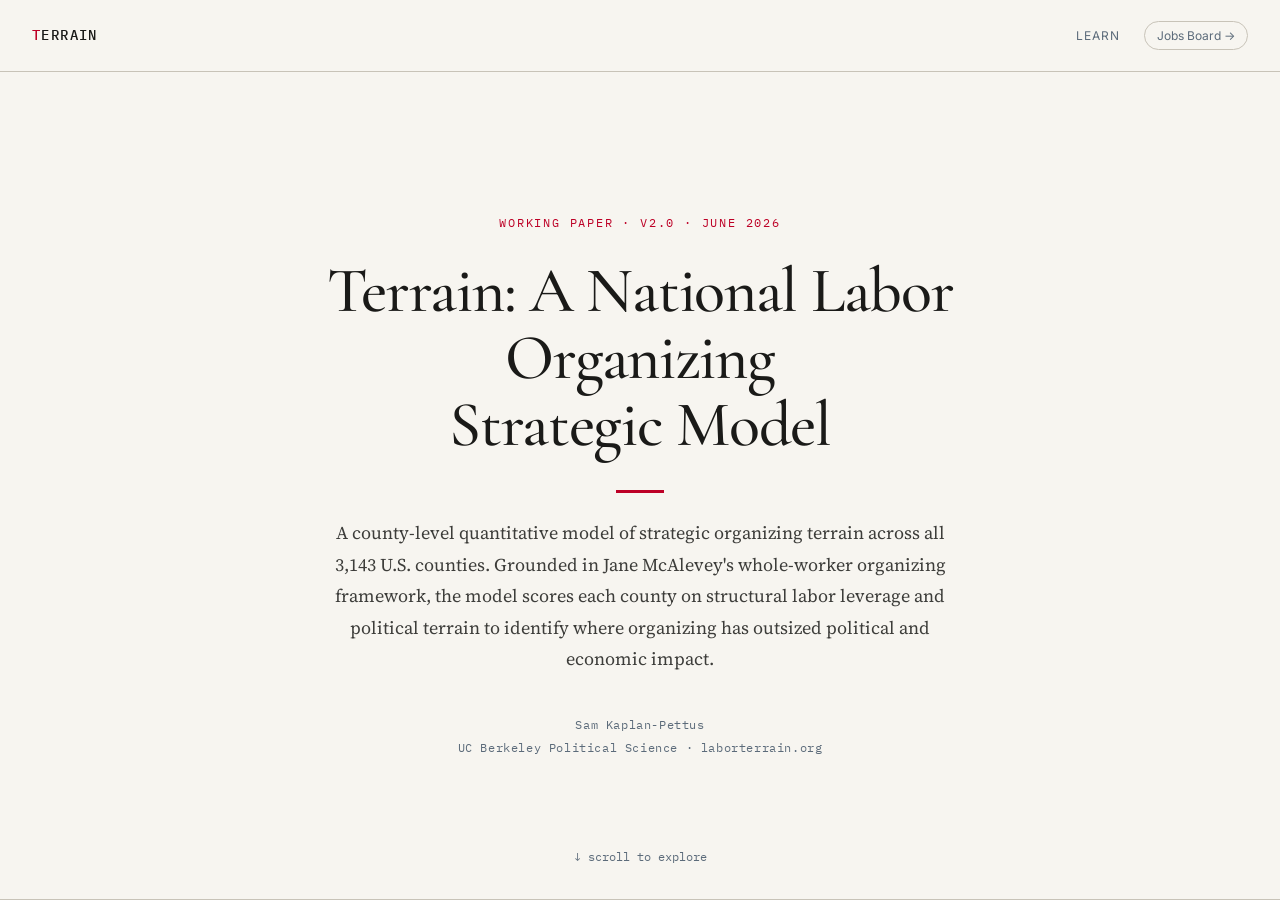
<file: output/index.html>
<!DOCTYPE html>
<html lang="en">
<head>
  <meta charset="UTF-8">
  <meta name="viewport" content="width=device-width, initial-scale=1.0">
  <title>Terrain — Labor Organizing Strategic Model</title>
  <link rel="stylesheet" href="terrain.css">

  <!-- ============================================================
       PAGE-SCOPED STYLES
       All rules below are token-driven (var(--…) from terrain.css) and
       scoped to THIS document only — they deliberately live here, not in
       terrain.css, so they cannot regress the legacy pages
       (methodology.html, the dashboard, jobs.html) that share terrain.css
       and define some of the same selectors (.legend, .tooltip, #detail-panel…).
       ============================================================ -->
  <style>
    /* ---- Shared landing-screen column (page-scoped tokens; do not touch terrain.css).
            One max-width + side padding used by every landing screen so they align. ---- */
    :root { --screen-max: 1100px; --screen-pad: var(--space-8); }
    .screen-inner { width: 100%; max-width: var(--screen-max); margin: 0 auto; padding-left: var(--screen-pad); padding-right: var(--screen-pad); }

    /* Horizontal dividers BETWEEN landing screens — reuse the methodology hairline
       (1px solid var(--color-border)). One line at each screen's bottom edge. */
    #panel-cover, #panel-about, #map-section { border-bottom: 1px solid var(--color-border); }

    /* ---- Scroll-snap container: MANDATORY so one scroll moves one section.
            scroll-padding-top insets snap alignment by the fixed nav height so
            snapped sections sit BELOW the nav (fixes header overlap). The long
            methodology is an oversized snap area (taller than the scrollport),
            which per spec is NOT force-snapped — you snap to its top, then read
            freely. See the snap reconciliation note in the script below. ---- */
    .paper-scroll {
      height: 100vh;
      overflow-y: scroll;
      scroll-snap-type: y mandatory;
      scroll-padding-top: var(--nav-height);
      scroll-behavior: smooth;
      padding-top: var(--nav-height);
    }
    /* One-viewport snap sections (cover, about, map). */
    .paper-panel, .snap-section {
      min-height: calc(100vh - var(--nav-height));
      scroll-snap-align: start;
      scroll-snap-stop: always;
    }
    .paper-panel { display: flex; flex-direction: column; position: relative; }
    /* Methodology snaps to its TOP only, then free-scrolls (oversized area). */
    #methodology-section { scroll-snap-align: start; scroll-snap-stop: normal; }
    @media (prefers-reduced-motion: reduce) {
      .paper-scroll { scroll-behavior: auto; }
    }
    /* Short or narrow viewports: relax snapping so nothing gets cut off. */
    @media (max-width: 900px), (max-height: 700px) {
      .paper-scroll { scroll-snap-type: none; }
      .snap-section { min-height: 0; height: auto; }
    }

    /* === COVER PANEL === */
    #panel-cover {
      background: var(--color-bg);
      justify-content: center;
      align-items: center;
      text-align: center;
      padding: var(--space-12) 0;
    }
    /* Cover content shares the standard column + side padding (no longer squeezed). */
    .cover-inner { width: 100%; max-width: var(--screen-max); margin: 0 auto; padding: 0 var(--screen-pad); }
    .cover-eyebrow {
      font-family: var(--font-mono); font-size: var(--text-xs);
      letter-spacing: 0.15em; text-transform: uppercase;
      color: var(--color-accent); margin-bottom: var(--space-6);
    }
    .cover-title {
      font-family: var(--font-display);
      font-size: clamp(2.5rem, 5vw, 4.5rem);
      font-weight: 500; color: var(--color-text);
      line-height: 1.05; letter-spacing: -0.02em;
      max-width: 800px; margin: 0 auto var(--space-8) auto;
    }
    .cover-rule { width: 48px; height: 3px; background: var(--color-accent); margin: 0 auto var(--space-6) auto; }
    .cover-abstract {
      font-family: var(--font-body); font-size: var(--text-lg);
      color: var(--color-text-secondary); max-width: 640px;
      margin: 0 auto var(--space-10) auto; line-height: 1.75; text-align: center;
    }
    .cover-authors { font-family: var(--font-mono); font-size: var(--text-xs); color: var(--color-text-muted); letter-spacing: 0.05em; text-align: center; margin-bottom: var(--space-1); }
    .cover-meta { font-family: var(--font-mono); font-size: var(--text-xs); color: var(--color-text-muted); letter-spacing: 0.05em; text-align: center; }
    .cover-scroll-hint {
      position: absolute; bottom: var(--space-8); left: 50%; transform: translateX(-50%);
      font-family: var(--font-mono); font-size: var(--text-xs); color: var(--color-text-muted);
      animation: bounce-hint 2s ease-in-out infinite;
    }
    @keyframes bounce-hint { 0%, 100% { transform: translateY(0); } 50% { transform: translateY(4px); } }
    @media (prefers-reduced-motion: reduce) { .cover-scroll-hint { animation: none; } }

    /* === ABOUT / AUTHOR'S LETTER PANEL ===
       The letter runs taller than the scrollport, so #panel-about is an
       OVERSIZED snap area: scroll-snap-stop:normal lets the reader snap to its
       TOP and then free-scroll through the whole letter without the snap
       fighting them mid-read; snap re-engages at the boundary to the next
       panel. Same pattern the methodology section uses (#methodology-section). */
    #panel-about {
      display: block;
      scroll-snap-stop: normal;            /* don't force-snap mid-letter */
      max-width: var(--screen-max); margin: 0 auto;
      padding: var(--space-16) var(--screen-pad) var(--space-12);
      width: 100%; background: var(--color-bg);
    }
    .letter { max-width: 640px; margin: 0 auto; }
    .letter-eyebrow { font-family: var(--font-mono); font-size: var(--text-xs); letter-spacing: 0.18em; text-transform: uppercase; color: var(--color-accent); margin-bottom: var(--space-4); }
    .about-main { max-width: 640px; margin: 0 auto; }
    .about-heading { font-family: var(--font-display); font-size: 2.75rem; font-weight: 500; color: var(--color-text); margin: 0 0 1.75rem; line-height: 1.12; }
    .about-body { font-family: var(--font-body); font-size: 1.075rem; color: var(--color-text-secondary); line-height: 1.8; margin-bottom: 1.4rem; }
    .letter-signoff { font-family: var(--font-body); font-size: 1.075rem; color: var(--color-text-secondary); line-height: 1.7; margin-top: 2rem; }
    .letter-sign-name { font-family: var(--font-display); font-size: 1.6rem; color: var(--color-text); display: block; margin-top: 0.15rem; }
    .letter-rule { width: 64px; height: 2px; background: var(--color-accent); border: 0; margin: var(--space-12) 0 var(--space-8); }
    .letter-subhead { font-family: var(--font-display); font-size: 1.85rem; font-weight: 500; color: var(--color-text); margin: 0 0 1.25rem; line-height: 1.15; }
    .letter-email { color: var(--color-accent); text-decoration: none; border-bottom: 1px solid var(--color-accent); }
    .letter-email:hover { opacity: 0.75; }
    /* EXPLORE links — relocated from the side rail to the BOTTOM of the letter. */
    .about-nav { max-width: 640px; margin: var(--space-12) auto 0; padding-top: 0; }
    .about-nav-label { font-family: var(--font-mono); font-size: 0.7rem; letter-spacing: 0.12em; text-transform: uppercase; color: var(--color-text-muted); margin-bottom: 1rem; }
    .about-link { display: flex; align-items: baseline; gap: 12px; padding: 14px 0; border-bottom: 1px solid var(--color-border); text-decoration: none; color: var(--color-text); transition: color 0.15s; }
    .about-link:first-of-type { border-top: 1px solid var(--color-border); }
    .about-link:hover { color: var(--color-accent); }
    .about-link-num { font-family: var(--font-mono); font-size: 0.7rem; color: var(--color-text-muted); min-width: 22px; }
    .about-link-title { font-family: var(--font-body); font-size: 1rem; font-weight: 600; display: block; }
    .about-link-desc { font-family: var(--font-body); font-size: 0.8rem; color: var(--color-text-muted); display: block; margin-top: 2px; line-height: 1.4; }

    @media (max-width: 768px) {
      #panel-about { padding: var(--space-10) 20px; }
      .about-heading { font-size: 2.25rem; }
      .cover-title { font-size: 2.5rem; }
      #panel-cover { padding: var(--space-8); }
      .cover-scroll-hint { left: var(--space-8); }
    }

    /* ============================================================
       MAP SECTION
       ============================================================ */
    #map-section { background: var(--color-bg); }

    /* ── Map section: ONE-viewport two-column layout (cards LEFT, map RIGHT) ── */
    /* Fixed one-viewport height so the map screen never overflows; the LEFT column
       scrolls internally as the fallback if cards+key exceed it (no clipping). */
    .map-layout { height: calc(100vh - var(--nav-height)); display: grid; grid-template-columns: 340px 1fr; gap: var(--space-8); max-width: var(--screen-max); margin: 0 auto; padding: var(--space-6) var(--screen-pad); }
    .map-left { min-width: 0; overflow-y: auto; display: flex; flex-direction: column; gap: var(--space-4); }
    .map-right { min-width: 0; display: flex; flex-direction: column; }
    .map-paper-title { font-family: var(--font-display); font-size: var(--text-3xl); font-weight: 500; margin: 0 0 var(--space-1); color: var(--color-text); }
    .map-left-lead { font-family: var(--font-body); font-size: var(--text-sm); color: var(--color-text-secondary); line-height: 1.6; margin: 0; }
    .map-paper-method-link { font-family: var(--font-mono); font-size: var(--text-xs); color: var(--color-accent); text-decoration: none; letter-spacing: 0.05em; cursor: pointer; }
    .map-paper-method-link:hover { text-decoration: underline; }
    /* Color key — collapsible, compact (swatch colors mirror terrain-map.js QUADRANT_COLORS) */
    .map-key-details { border-top: 1px solid var(--color-border); padding-top: var(--space-3); }
    .map-key-details > summary { list-style: none; cursor: pointer; font-family: var(--font-mono); font-size: var(--text-xs); letter-spacing: 0.08em; text-transform: uppercase; color: var(--color-text-muted); }
    .map-key-details > summary::-webkit-details-marker { display: none; }
    .map-key-details > summary::after { content: ' ▸'; }
    .map-key-details[open] > summary::after { content: ' ▾'; }
    .map-key { display: flex; flex-wrap: wrap; justify-content: center; gap: var(--space-2) var(--space-5); margin: 0; }
    .map-key-item { display: flex; align-items: flex-start; gap: var(--space-2); }
    .map-key-swatch { width: 12px; height: 12px; border-radius: 3px; flex-shrink: 0; margin-top: 3px; }
    .map-key-label { font-family: var(--font-body); font-size: var(--text-sm); font-weight: 600; color: var(--color-text); line-height: 1.2; }
    .map-key-desc { font-family: var(--font-body); font-size: var(--text-xs); color: var(--color-text-muted); line-height: 1.4; }

    /* Map figure fills the right column + viewport height */
    #map-figure-wrap { flex: 1; min-width: 0; display: flex; flex-direction: column; }
    #map-section .map-figure { margin: 0; display: flex; flex-direction: column; width: 100%; flex: 1; min-height: 0; }
    #map-section .map-figure-body { height: auto; flex: 1; min-height: 0; }
    /* FREEZE (default): inert inline map. pointer-events:none on the SVG means no
       hover/drag/scroll-zoom and page scroll passes THROUGH. Programmatic fly-to
       still works. Lifted when AWAKENED, and never applies in EXPANDED fullscreen. */
    #map-figure.frozen:not(.expanded) #map-svg { pointer-events: none; }
    .map-fig-controls { display: flex; align-items: center; gap: var(--space-2); }
    .map-awaken-btn { font-family: var(--font-mono); font-size: var(--text-xs); color: var(--color-text-muted); background: none; border: 1px solid var(--color-border); border-radius: var(--radius-sm); padding: var(--space-1) var(--space-2); cursor: pointer; transition: color 0.15s, border-color 0.15s, background 0.15s; }
    .map-awaken-btn:hover { color: var(--color-text); border-color: var(--color-border-strong); }
    #map-figure:not(.frozen) .map-awaken-btn { color: #fff; background: var(--color-accent); border-color: var(--color-accent); }
    /* Visible "awakened" affordance so the user knows scroll is captured + how to get it back */
    #awaken-hint { position: absolute; top: var(--space-3); right: var(--space-3); z-index: 25; display: none; background: var(--color-accent); color: #fff; font-family: var(--font-mono); font-size: 10px; padding: 5px 10px; border-radius: 20px; letter-spacing: 0.02em; max-width: 230px; line-height: 1.35; }
    #map-figure:not(.frozen):not(.expanded) #awaken-hint { display: block; }

    /* SVG paths */
    #map-svg { flex: 1; min-height: 0; width: 100%; display: block; }
    .county-path { cursor: pointer; transition: opacity 0.08s; }
    .county-path:hover { opacity: 0.75; }
    .map-selected { stroke: var(--color-ink) !important; stroke-width: 2.5 !important; stroke-opacity: 1 !important; }
    .state-boundary { fill: none; stroke: var(--color-border-strong); stroke-width: 1.2; pointer-events: none; }

    /* Tooltip */
    .tooltip { position: absolute; background: var(--color-bg); border: 1px solid var(--color-border-strong); border-radius: var(--radius-sm); padding: var(--space-2) var(--space-3); font-family: var(--font-ui); font-size: var(--text-xs); pointer-events: none; opacity: 0; transition: opacity 0.08s; z-index: 200; white-space: nowrap; color: var(--color-text); box-shadow: var(--shadow-card-hover) !important; }
    .tooltip strong { font-weight: 600; }
    .tooltip .tt-opp { font-size: var(--text-sm); font-weight: 700; color: var(--color-accent); font-family: var(--font-display); }

    /* In-map legend (hidden in paper mode by terrain.css #map-legend rule; shown when expanded) */
    .legend { position: absolute; bottom: var(--space-4); left: var(--space-4); background: var(--color-bg); border: 1px solid var(--color-border); border-radius: var(--radius-sm); padding: var(--space-2) var(--space-3) var(--space-3); min-width: 200px; max-width: 230px; z-index: 30; }
    .legend-header { display: flex; align-items: center; justify-content: space-between; margin-bottom: var(--space-2); }
    .legend-label { font-family: var(--font-mono); font-size: 10px; letter-spacing: 0.08em; text-transform: uppercase; color: var(--color-text-muted); }
    .legend-toggle { display: flex; align-items: center; justify-content: center; width: 20px; height: 20px; padding: 0; background: none; border: none; cursor: pointer; font-size: 18px; line-height: 1; color: var(--color-text-muted); transform: rotate(-90deg); transition: color 0.2s, transform 0.3s ease; flex-shrink: 0; }
    .legend-toggle:hover { color: var(--color-text); }
    .legend.collapsed .legend-toggle { transform: rotate(90deg); }
    .legend.collapsed .legend-body { display: none; }
    .legend.collapsed .legend-header { margin-bottom: 0; }
    .legend-title { font-size: 10px; font-weight: 600; color: var(--color-text); margin-bottom: var(--space-2); }
    .legend-tier { display: flex; gap: 7px; align-items: flex-start; margin-bottom: 7px; }
    .legend-tier:last-child { margin-bottom: 0; }
    .legend-tier-swatch { width: 9px; height: 9px; border-radius: 2px; flex-shrink: 0; margin-top: 2px; }
    .legend-tier-label { font-size: 9.5px; font-weight: 700; color: var(--color-text); line-height: 1.2; }
    .legend-tier-desc { font-size: 9px; color: var(--color-text-muted); line-height: 1.45; }
    @media (max-width: 640px) { .legend { min-width: 0; max-width: 160px; } }

    #lens-badge { position: absolute; top: var(--space-3); left: var(--space-3); z-index: 20; background: rgba(26,26,24,0.80); color: var(--color-bg); font-family: var(--font-mono); font-size: 10px; font-weight: 600; padding: 5px 10px; border-radius: 20px; pointer-events: none; letter-spacing: 0.03em; }
    #senate-banner { flex-shrink: 0; display: none; padding: var(--space-2) var(--space-4); background: var(--color-bg-subtle); border-top: 1px solid var(--color-border); font-size: var(--text-xs); color: var(--color-text-muted); line-height: 1.5; }
    #senate-banner a { color: var(--color-accent); }

    /* Detail / info panel (container only; inner markup uses .card-* below) */
    #detail-panel { position: absolute; right: var(--space-4); top: var(--space-4); width: 290px; background: var(--color-bg); border: 1px solid var(--color-border); border-radius: var(--radius-md); padding: var(--space-4); display: none; z-index: 100; max-height: calc(100% - 32px); overflow-y: auto; box-shadow: var(--shadow-card-hover) !important; }
    #close-detail { position: absolute; top: 10px; right: 10px; background: none; border: none; color: var(--color-text-muted); cursor: pointer; font-size: 18px; line-height: 1; }
    #close-detail:hover { color: var(--color-text); }
    @media (max-width: 768px) { #detail-panel { width: calc(100vw - 24px); max-width: none; right: 12px; } }

    /* Info Card v2.0 */
    .card-tier-badge { display: inline-block; padding: var(--space-1) var(--space-3); border-radius: var(--radius-sm); font-family: var(--font-mono); font-size: var(--text-xs); letter-spacing: 0.08em; text-transform: uppercase; font-weight: 600; margin-bottom: var(--space-2); }
    .card-tier-1 { background: var(--color-accent); color: #fff; }
    .card-tier-2 { background: var(--color-bg-subtle); color: var(--color-text); border: 1px solid var(--color-border-strong); }
    .card-tier-3 { background: var(--color-bg-subtle); color: var(--color-text-secondary); border: 1px solid var(--color-border); }
    .card-tier-4 { background: transparent; color: var(--color-text-muted); border: 1px solid var(--color-border); }
    .card-icons-row { display: flex; gap: var(--space-3); margin-bottom: var(--space-3); }
    .card-icon-item { display: flex; flex-direction: column; align-items: center; gap: 2px; }
    .card-icon-svg { width: 28px; height: 28px; color: var(--color-accent); }
    .card-icon-svg svg { width: 100%; height: 100%; }
    .card-icon-label { font-family: var(--font-mono); font-size: 9px; color: var(--color-text-muted); text-align: center; max-width: 42px; overflow: hidden; text-overflow: ellipsis; white-space: nowrap; }
    .card-score-row { display: flex; align-items: center; gap: var(--space-2); margin-bottom: var(--space-1); }
    .card-score-label { font-family: var(--font-mono); font-size: var(--text-xs); color: var(--color-text-secondary); width: 150px; flex-shrink: 0; }
    .card-bar-wrap { flex: 1; height: 4px; background: var(--color-border); border-radius: 2px; overflow: hidden; }
    .card-bar-fill { height: 100%; border-radius: 2px; transition: width 0.3s ease; }
    .card-bar-capital { background: var(--color-accent); }
    .card-bar-community { background: #1a3a6b; }
    .card-bar-electoral { background: #6b4f9e; }
    .card-bar-alignment { background: #2c6fad; }
    .card-score-val { font-family: var(--font-mono); font-size: var(--text-xs); color: var(--color-text); width: 40px; text-align: right; flex-shrink: 0; }
    .card-score-hint { font-size: 10px; color: var(--color-text-muted); padding-left: 158px; margin-bottom: var(--space-2); margin-top: -2px; }
    .card-section-head { font-family: var(--font-mono); font-size: var(--text-xs); letter-spacing: 0.1em; text-transform: uppercase; color: var(--color-text-muted); margin: var(--space-3) 0 var(--space-2); padding-bottom: var(--space-1); border-bottom: 1px solid var(--color-border); }
    .card-narrative { font-size: var(--text-sm); color: var(--color-text-secondary); line-height: 1.6; margin: var(--space-3) 0; padding: var(--space-3); background: var(--color-bg-subtle); border-left: 2px solid var(--color-border-strong); border-radius: 0 var(--radius-sm) var(--radius-sm) 0; }
    .card-more-toggle { font-family: var(--font-mono); font-size: var(--text-xs); color: var(--color-text-muted); cursor: pointer; display: flex; align-items: center; gap: var(--space-1); margin-top: var(--space-3); user-select: none; }
    .card-more-toggle:hover { color: var(--color-text); }
    .card-more-body { display: none; margin-top: var(--space-2); }
    .card-more-body.open { display: block; }
    .card-more-row { display: flex; justify-content: space-between; font-size: var(--text-xs); color: var(--color-text-muted); padding: var(--space-1) 0; border-bottom: 1px solid var(--color-border); }
    .card-more-key { color: var(--color-text-secondary); }

    /* Gated sidebar (hidden in paper mode; revealed as a fixed rail by expandMap) */
    #sidebar { display: none; }
    #sidebar .sidebar-section { margin-bottom: var(--space-4); }
    .lens-toggle { display: flex; gap: 0; border: 1px solid var(--color-border); border-radius: var(--radius-sm); overflow: hidden; margin-bottom: var(--space-2); }
    .sidebar-lens-btn { flex: 1; padding: var(--space-2) var(--space-3); font-family: var(--font-mono); font-size: var(--text-xs); letter-spacing: 0.05em; text-transform: uppercase; border: none; background: transparent; color: var(--color-text-secondary); cursor: pointer; transition: background 0.15s, color 0.15s; }
    .sidebar-lens-btn:hover { background: var(--color-bg-subtle); color: var(--color-text); }
    /* Active lens-toggle styling now lives in the Phase 3 rail-scoped rule
       (#explorer-rail .sidebar-lens-btn.active), which beats terrain.css's generic
       button:not(...) rule (0,4,1) on specificity via the #explorer-rail id (1,2,0) —
       so NO !important is needed. The old `background/color: …!important` here was
       removed because !important beats specificity and was forcing the old dark-fill
       look to win over the new minimal text active state. */
    .sidebar-lens-btn.active { font-weight: 600; }
    .lens-description { font-size: var(--text-xs); color: var(--color-text-muted); line-height: 1.4; min-height: 32px; }
    .sidebar-label { font-family: var(--font-mono); font-size: 10px; letter-spacing: 0.08em; text-transform: uppercase; color: var(--color-text-muted); margin-bottom: var(--space-2); }
    #sidebar h2 { font-family: var(--font-mono); font-size: 11px; font-weight: 600; letter-spacing: 0.12em; text-transform: uppercase; color: var(--color-text-muted); margin-bottom: var(--space-2); }
    .filter-group { margin-bottom: var(--space-4); }
    .filter-group > label { display: block; font-size: var(--text-xs); color: var(--color-text-muted); margin-bottom: var(--space-1); }
    .filter-group select { width: 100%; background: var(--color-bg); border: 1px solid var(--color-border); color: var(--color-text); border-radius: var(--radius-sm); padding: 6px 10px; font-size: var(--text-xs); font-family: var(--font-ui); }
    .toggle-btn { display: flex; align-items: center; gap: var(--space-2); cursor: pointer; font-size: var(--text-xs); color: var(--color-text); }
    .toggle-btn input { accent-color: var(--color-accent); width: 14px; height: 14px; }
    hr.divider { border: none; border-top: 1px solid var(--color-border); margin: var(--space-3) 0; }
    #summary-stats { font-size: var(--text-xs); line-height: 1.9; color: var(--color-text-muted); }
    #summary-stats .stat-total { color: var(--color-text); font-weight: 600; }
    #top10-list .top10-row { display: flex; justify-content: space-between; padding: 5px 0; border-bottom: 1px solid var(--color-border); cursor: pointer; font-size: var(--text-xs); }
    #top10-list .top10-row:hover { color: var(--color-accent); }
    #top10-list .top10-name { color: var(--color-text); }
    #top10-list .top10-score { font-weight: 600; }
    #mobile-filter-toggle { display: none; }
    #status-bar { padding: var(--space-1) var(--space-4); font-family: var(--font-mono); font-size: 10px; color: var(--color-text-muted); display: flex; justify-content: space-between; align-items: center; gap: var(--space-3); }

    /* Top Tier-1 target cards — single MIXED list, stacked in the left column */
    .target-head { font-family: var(--font-mono); font-size: var(--text-xs); letter-spacing: 0.1em; text-transform: uppercase; color: var(--color-text-muted); margin-bottom: var(--space-1); }
    .target-caption { font-family: var(--font-body); font-size: 11px; color: var(--color-text-muted); line-height: 1.45; margin: 0 0 var(--space-3); }
    .target-row { display: flex; flex-direction: column; gap: var(--space-2); }
    .target-card { display: flex; align-items: center; gap: var(--space-3); width: 100%; text-align: left; border: 1px solid var(--color-border); border-radius: var(--radius-md); background: var(--color-bg); padding: var(--space-2) var(--space-3); cursor: pointer; font-family: var(--font-body); transition: border-color 0.15s, box-shadow 0.15s, transform 0.08s; }
    .target-card:hover { border-color: var(--color-border-strong); box-shadow: var(--shadow-card-hover) !important; }
    .target-card:active { transform: translateY(1px); }
    .target-rank { font-family: var(--font-mono); font-size: var(--text-xs); color: var(--color-text-muted); min-width: 16px; }
    .target-dot { width: 10px; height: 10px; border-radius: 50%; flex-shrink: 0; }
    .target-body { flex: 1; min-width: 0; }
    .target-name { font-size: var(--text-sm); font-weight: 600; color: var(--color-text); line-height: 1.2; }
    .target-meta { font-family: var(--font-mono); font-size: 10px; color: var(--color-text-muted); margin-top: 2px; }
    .target-score { font-family: var(--font-mono); font-size: var(--text-sm); color: var(--color-text); }
    .target-empty { font-family: var(--font-body); font-size: var(--text-sm); color: var(--color-text-muted); }
    @media (max-width: 900px) {
      .map-layout { grid-template-columns: 1fr; height: auto; padding: var(--space-4); }
      .map-left { overflow: visible; }
      #map-section .map-figure-body { height: 60vh; }
    }
    /* Short viewports: let the map screen reflow instead of cramping into a fixed height. */
    @media (max-height: 700px) {
      .map-layout { height: auto; }
      #map-section .map-figure-body { height: 60vh; }
    }

    /* ============================================================
       METHODOLOGY SECTION — scroll-spy rail + typed content blocks
       ============================================================ */
    #methodology-section { background: var(--color-bg); padding: var(--space-12) 0 var(--space-16); }
    .method-layout { display: grid; grid-template-columns: 220px 1fr; gap: var(--space-10); max-width: 1100px; margin: 0 auto; padding: 0 var(--space-8); }
    .method-rail { position: sticky; top: calc(var(--nav-height) + var(--space-6)); align-self: start; }
    .method-rail-label { font-family: var(--font-mono); font-size: 10px; letter-spacing: 0.12em; text-transform: uppercase; color: var(--color-text-muted); margin-bottom: var(--space-3); }
    .method-rail a { display: block; font-family: var(--font-body); font-size: var(--text-sm); color: var(--color-text-muted); text-decoration: none; padding: var(--space-1) 0 var(--space-1) var(--space-3); border-left: 2px solid var(--color-border); transition: color 0.15s, border-color 0.15s; }
    .method-rail a:hover { color: var(--color-text); text-decoration: none; }
    .method-rail a.active { color: var(--color-accent); border-left-color: var(--color-accent); font-weight: 600; }
    .method-body { min-width: 0; max-width: 680px; }
    .method-h { font-family: var(--font-display); font-size: var(--text-3xl); font-weight: 500; color: var(--color-text); margin-bottom: var(--space-2); }
    .method-intro { font-family: var(--font-body); font-size: var(--text-lg); color: var(--color-text-secondary); line-height: 1.7; margin-bottom: var(--space-6); }
    .method-sub { scroll-margin-top: calc(var(--nav-height) + var(--space-4)); padding-top: var(--space-8); margin-top: var(--space-8); border-top: 1px solid var(--color-border); }
    .method-sub:first-of-type { border-top: none; margin-top: 0; padding-top: var(--space-2); }
    .method-sub-num { font-family: var(--font-mono); font-size: var(--text-xs); color: var(--color-accent); letter-spacing: 0.1em; text-transform: uppercase; }
    .method-sub-h { font-family: var(--font-body); font-size: var(--text-xl); font-weight: 600; color: var(--color-text); margin: var(--space-1) 0 var(--space-4); }
    .method-prose { font-family: var(--font-body); font-size: var(--text-base); color: var(--color-text-secondary); line-height: 1.75; margin-bottom: var(--space-4); }
    .method-prose strong { color: var(--color-text); }
    .method-prose em { font-style: italic; }
    .method-prose-h { font-family: var(--font-body); font-size: var(--text-base); font-weight: 600; color: var(--color-text); margin: var(--space-5) 0 var(--space-2); }

    /* Expandable formula cards */
    .formula-card { border: 1px solid var(--color-border); border-radius: var(--radius-md); background: var(--color-bg-card); margin-bottom: var(--space-4); overflow: hidden; }
    .formula-card > summary { list-style: none; cursor: pointer; padding: var(--space-4); display: block; user-select: none; }
    .formula-card > summary::-webkit-details-marker { display: none; }
    .formula-card-name { font-family: var(--font-body); font-size: var(--text-base); font-weight: 600; color: var(--color-text); display: flex; align-items: center; justify-content: space-between; gap: var(--space-3); }
    .formula-card-name::after { content: '▶'; font-size: 10px; color: var(--color-text-muted); transition: transform 0.2s; }
    .formula-card[open] .formula-card-name::after { transform: rotate(90deg); }
    .formula-card-expr { font-family: var(--font-mono); font-size: var(--text-sm); background: var(--color-bg); border: 1px solid var(--color-border); border-radius: var(--radius-sm); padding: var(--space-3); margin: var(--space-3) 0; color: var(--color-text); line-height: 1.7; white-space: pre-wrap; overflow-x: auto; }
    .formula-card-gloss { font-family: var(--font-body); font-size: var(--text-sm); color: var(--color-text-muted); margin-top: var(--space-2); line-height: 1.6; }
    .formula-card-detail { padding: 0 var(--space-4) var(--space-4); border-top: 1px solid var(--color-border); padding-top: var(--space-3); }
    .formula-card-detail p { font-family: var(--font-body); font-size: var(--text-sm); color: var(--color-text-secondary); line-height: 1.7; margin-bottom: var(--space-2); }

    /* Citations */
    .citation { font-family: var(--font-mono); font-size: var(--text-xs); color: var(--color-text-muted); line-height: 1.6; border-left: 2px solid var(--color-border-strong); padding: var(--space-1) 0 var(--space-1) var(--space-3); margin-top: var(--space-3); }
    .citation-review { font-family: var(--font-mono); font-size: var(--text-xs); color: var(--color-text-muted); line-height: 1.6; border-left: 2px dashed var(--color-border-strong); padding: var(--space-1) 0 var(--space-1) var(--space-3); margin-top: var(--space-3); }
    .citation-review::before { content: 'Citation under review'; display: block; color: var(--color-accent); letter-spacing: 0.06em; text-transform: uppercase; font-size: 9px; margin-bottom: 2px; }

    /* Tables */
    .method-table-wrap { overflow-x: auto; margin: var(--space-3) 0 var(--space-5); }
    .method-table { width: 100%; border-collapse: collapse; font-size: var(--text-sm); }
    .method-table th { background: var(--color-bg-subtle); padding: var(--space-2) var(--space-3); text-align: left; font-family: var(--font-mono); font-size: 10px; letter-spacing: 0.06em; text-transform: uppercase; color: var(--color-text-muted); border-bottom: 1px solid var(--color-border); white-space: nowrap; }
    .method-table td { padding: var(--space-2) var(--space-3); border-bottom: 1px solid var(--color-border); color: var(--color-text-secondary); vertical-align: top; }
    .method-table td:first-child { color: var(--color-text); font-weight: 500; }
    .method-table tr:last-child td { border-bottom: none; }
    .method-table a { color: var(--color-accent); }

    /* Toggle list (limitations) */
    .toggle-item { border: 1px solid var(--color-border); border-radius: var(--radius-md); background: var(--color-bg-card); margin-bottom: var(--space-2); overflow: hidden; }
    .toggle-item > summary { list-style: none; cursor: pointer; user-select: none; padding: var(--space-3) var(--space-4); display: flex; gap: var(--space-3); align-items: baseline; }
    .toggle-item > summary::-webkit-details-marker { display: none; }
    .toggle-item-num { font-family: var(--font-mono); font-size: var(--text-xs); color: var(--color-accent); flex-shrink: 0; }
    .toggle-item-title { font-family: var(--font-body); font-size: var(--text-sm); font-weight: 600; color: var(--color-text); flex: 1; }
    .toggle-item-title::after { content: '▶'; font-size: 9px; color: var(--color-text-muted); margin-left: var(--space-2); transition: transform 0.2s; }
    .toggle-item[open] .toggle-item-title::after { transform: rotate(90deg); }
    .toggle-item-detail { padding: 0 var(--space-4) var(--space-4) calc(var(--space-4) + 24px); font-family: var(--font-body); font-size: var(--text-sm); color: var(--color-text-secondary); line-height: 1.7; }
    .toggle-item-detail p + p { margin-top: var(--space-2); }

    .method-callout { border-left: 3px solid var(--color-accent); background: var(--color-accent-light); padding: var(--space-4); border-radius: 0 var(--radius-sm) var(--radius-sm) 0; margin: var(--space-5) 0; }
    .method-callout p { font-family: var(--font-body); font-size: var(--text-sm); color: var(--color-text); line-height: 1.7; margin: 0; }
    .method-callout p + p { margin-top: var(--space-2); }

    .lit-status { font-family: var(--font-mono); font-size: 9px; letter-spacing: 0.05em; text-transform: uppercase; padding: 2px 7px; border-radius: 20px; white-space: nowrap; }
    .lit-status.ok { background: var(--color-bg-subtle); color: var(--color-text-secondary); }
    .lit-status.review { background: var(--color-accent-light); color: var(--color-accent); }

    @media (max-width: 900px) {
      .method-layout { grid-template-columns: 1fr; gap: var(--space-6); }
      .method-rail { position: static; display: flex; flex-wrap: wrap; gap: var(--space-1) var(--space-3); }
      .method-rail a { border-left: none; border-bottom: 2px solid transparent; padding: var(--space-1) 0; }
      .method-rail a.active { border-left: none; border-bottom-color: var(--color-accent); }
      .method-body { max-width: none; }
    }

    /* Slim in-flow footer (only visible at the very bottom; not sticky) */
    .site-footer { scroll-snap-align: none; background: var(--color-bg-subtle); border-top: 1px solid var(--color-border); margin-top: 0; }
    .site-footer .footer-inner { display: flex; align-items: center; justify-content: space-between; gap: var(--space-4); flex-wrap: wrap; max-width: 1100px; margin: 0 auto; padding: var(--space-4) var(--space-8); }
    .site-footer .footer-credit { font-family: var(--font-mono); font-size: var(--text-xs); color: var(--color-text-muted); }
    .site-footer .footer-credit a { color: var(--color-text-muted); text-decoration: underline; }
    .site-footer .footer-right { display: flex; gap: var(--space-5); }
  </style>
</head>
<body>

  <!-- Persistent top navigation -->
  <nav class="terrain-topnav">
    <a href="index.html" class="topnav-wordmark"><span>T</span>errain</a>
    <div class="topnav-links">
      <a href="education.html" class="topnav-link" id="nav-learn">Learn</a>
      <a href="jobs.html" class="topnav-jobs">Jobs Board →</a>
    </div>
  </nav>

  <!-- Scroll-snap container -->
  <div class="paper-scroll" id="paper-scroll">

    <!-- ════════════════════════════════════════════════════════
         PANEL 1 — COVER / ABSTRACT
         (Sam edits this copy freely — pure content, no logic.)
         ════════════════════════════════════════════════════════ -->
    <div class="paper-panel" id="panel-cover">
      <div class="cover-inner">
        <div class="cover-eyebrow">Working Paper · v2.0 · June 2026</div>
        <h1 class="cover-title">
          Terrain: A National Labor Organizing<br>Strategic Model
        </h1>
        <div class="cover-rule"></div>
        <p class="cover-abstract">
          A county-level quantitative model of strategic organizing terrain
          across all 3,143 U.S. counties. Grounded in Jane McAlevey's
          whole-worker organizing framework, the model scores each county
          on structural labor leverage and political terrain to identify
          where organizing has outsized political and economic impact.
        </p>
        <div class="cover-authors">Sam Kaplan-Pettus</div>
        <div class="cover-meta">UC Berkeley Political Science · laborterrain.org</div>
      </div>
      <div class="cover-scroll-hint">↓ scroll to explore</div>
    </div>

    <!-- ════════════════════════════════════════════════════════
         PANEL 2 — ABOUT / THEORY OF CHANGE
         ════════════════════════════════════════════════════════ -->
    <!-- ════════════════════════════════════════════════════════
         ARCHIVED — previous short "About This Project" copy (replaced by the
         author's letter below). Preserved here so it is recoverable; not live.
         ────────────────────────────────────────────────────────
         <h2 class="about-heading">About This Project</h2>
         <p class="about-body">
           Our theory of change rests on two claims. First, that durable
           power is built through well-placed, interpersonal, organized
           solidarity — irrespective of institutional permission. Second,
           that winning material gains for workers in the workplace is the
           fastest and most effective way to build a movement capable of
           addressing our broader social and political needs.
           When workers organize, they win. When workers win, we all win.
         </p>
         <p class="about-body">
           Terrain is an open-source research tool that operationalizes
           McAlevey's strategic targeting framework at national scale —
           scoring every U.S. county on two independent dimensions:
           Strategic Leverage Score (how much power would organized workers
           have?) and Political Terrain Score (how much does organizing
           here change the political environment?).
         </p>
         <p class="about-body">
           The model shows terrain. The organizer brings the goal.
         </p>
         (Explore rail had: 01 The Map → #map-section · 02 Methodology →
          #methodology-section · 03 Jobs Board → jobs.html ·
          04 Learn → education.html)
         ════════════════════════════════════════════════════════ -->
    <div class="paper-panel" id="panel-about">
      <div class="about-main">
        <div class="letter-eyebrow">A letter from the author</div>
        <h2 class="about-heading">About the Project</h2>
        <p class="about-body">
          This project has been a labor of love and an incredible learning
          opportunity. While labor organizing has not been the focus of my
          academic work, as our traditional electoral political methods have
          proven increasingly ineffective at meeting the moment, I became ever
          more convinced of the inescapable fact that the most powerful force of
          political resistance are organized workers. I was deeply inspired by
          Jane McAlevey's laying out of the factors required for an effective and
          urgent labor movement that was radically visionary and unshakably
          grounded. I sought to take her profound theoretical and historical
          arguments and operationalize that theory with data. I see this as a
          natural extension of her argument: that what matters is to win, and we
          should use whatever tools we can to make that happen. At the same time,
          I believe we need to approach the use of data in politics and organizing
          with real caution. Too often the lived experiences and wisdom of those
          on the ground and in the field are overlooked by those who claim data,
          polls, and algorithms are the only answer. My hope and commitment with
          this project is to add to, and not detract from, the deep real-world
          organizing that is currently happening.
        </p>
        <p class="about-body">
          We need to be honest about the state of the labor movement in this
          country and the urgency that is required of us. With fascism knocking at
          the door, we must be endlessly strategic in our resistance. This
          requires recognizing that some terrain and some sectors in the country
          will have more leverage than others, and if we can identify those
          pressure points and opportunities, we can force real change.
        </p>
        <p class="about-body">
          My theory of change diverges from many of those who seek data-backed
          answers to our social questions. I believe that change rests on deep
          interpersonal worker organizing that produces solidarity across our
          communities — and I believe that it is only from that that we can see
          larger-scale political and electoral goals accomplished. I believe that
          the wins of worker-focused organizing will not just trickle down, but
          direct the macro political change we demand in this country.
        </p>
        <p class="about-body">
          I hope to communicate two fundamental priorities in this project: 1)
          that there should be a national strategy to deploy resources to the
          highest-leverage campaigns — not just based on my research, but on the
          vast amount of knowledge and wisdom in the labor movement; and 2) that
          the mechanism of social and political change is real worker organizing,
          not performative activism or mobilization that does not fundamentally
          change the balance of power.
        </p>
        <p class="about-body">
          I will continue to update and grow this project with new features and
          layers of research. I look forward to feedback, criticism, and peer
          review. I am working to make this as collaborative, open-source, and
          replicable as possible. Feel free to reach out with questions at
          <a class="letter-email" href="mailto:sam.kp@berkeley.edu">sam.kp@berkeley.edu</a>.
        </p>
        <p class="about-body">
          Thank you to anyone who spends some time exploring this project.
        </p>
        <p class="letter-signoff">
          In solidarity,
          <span class="letter-sign-name">Sam</span>
        </p>

        <hr class="letter-rule">
        <h3 class="letter-subhead">A note on AI</h3>
        <p class="about-body">
          I would not have been able to do this project without AI. I do not have
          the technical skills or the time required to write the scraping tools,
          data software, models, and front-end code to do what I have done in this
          project. This is a reality that makes me both very uncomfortable and
          incredibly inspired. I made every theoretical and methodological decision
          in this study, I double-checked every source and fact, and I spent dozens
          of hours a week painstakingly working through every component step and
          outcome — many that did not make it to the V2 that is currently
          published.
        </p>
        <p class="about-body">
          I believe that we need to see AI as both an existential risk to our
          economic and social system and an inspiring tool that can be directed for
          social good. It could give us a three-day work week or mass unemployment,
          but it does not change the fundamental balance of power in our world. The
          problem is still capitalism's distribution of power and ownership, and we
          must continue to fight to change that system in every way we can.
        </p>

        <hr class="letter-rule">
        <h3 class="letter-subhead">A note on the jobs board</h3>
        <p class="about-body">
          The results of this project are in many ways about how national and state
          coalitions could or should focus their resources, but for individuals who
          want to get involved, I made the jobs board. Most of the data is drawn
          from the incredible resource of unionjobs.com, but I've made an updated
          interface that brings in contextual and personal information to help users
          find a good fit for them.
        </p>
        <p class="about-body">
          It is also an evolving part of this project. My goal is to showcase not
          only union staff roles but also job openings in key rank-and-file sectors
          — this is our real opportunity to bring the insights of this research to
          the jobs market. I want users to get an idea of how to have the most
          leverage as a worker in any sector, and understand how their power can fit
          into a larger movement.
        </p>
      </div>

      <!-- EXPLORE links — relocated to the BOTTOM of the letter (read first, then
           go deeper). Same four targets as the previous side rail. -->
      <div class="about-nav">
        <div class="about-nav-label">Explore</div>
        <a href="#map-section" class="about-link">
          <span class="about-link-num">01</span>
          <div>
            <div class="about-link-title">The Map</div>
            <span class="about-link-desc">All 3,143 counties scored and classified</span>
          </div>
        </a>
        <a href="#methodology-section" class="about-link">
          <span class="about-link-num">02</span>
          <div>
            <div class="about-link-title">Methodology</div>
            <span class="about-link-desc">SLS formula, P1 + P2 scoring, data sources</span>
          </div>
        </a>
        <a href="jobs.html" class="about-link">
          <span class="about-link-num">03</span>
          <div>
            <div class="about-link-title">Jobs Board</div>
            <span class="about-link-desc">High-impact labor movement roles</span>
          </div>
        </a>
        <a href="education.html" class="about-link">
          <span class="about-link-num">04</span>
          <div>
            <div class="about-link-title">Learn</div>
            <span class="about-link-desc">Organizing concepts and background</span>
          </div>
        </a>
      </div>
    </div>

    <!-- ════════════════════════════════════════════════════════
         SECTION 3 — MAP   (Phase B inserts the live map here)
         ════════════════════════════════════════════════════════ -->
    <!-- ════════════════════════════════════════════════════════
         EXPLORE THE RESULTS — scoped chrome (map + scatter side by side).
         Token-driven; #map-section id kept so existing #map-section .map-figure
         sizing rules still apply to the relocated map. Invents no new tokens.
         ════════════════════════════════════════════════════════ -->
    <style>
      #map-section.results-section { height: auto; scroll-snap-stop: normal; }
      .results-inner { max-width: var(--screen-max); margin: 0 auto; padding: var(--space-8) var(--screen-pad); display: flex; flex-direction: column; gap: var(--space-6); }
      .results-head { display: flex; flex-direction: column; align-items: center; text-align: center; gap: var(--space-2); }
      .results-kicker { font-family: var(--font-mono); font-size: var(--text-xs); letter-spacing: 0.2em; text-transform: uppercase; color: var(--color-text-muted); }
      .results-title { font-family: var(--font-display); font-size: var(--text-3xl); font-weight: 500; color: var(--color-text); margin: 0; }
      .results-lead { font-family: var(--font-body); font-size: var(--text-sm); color: var(--color-text-secondary); line-height: 1.6; max-width: 72ch; margin: 0; }
      .results-panels { display: grid; grid-template-columns: 1fr 1fr; gap: var(--space-6); align-items: stretch; }
      .results-panel { display: flex; flex-direction: column; min-width: 0; gap: var(--space-2); }
      .results-panel-title { font-family: var(--font-mono); font-size: var(--text-xs); letter-spacing: 0.12em; text-transform: uppercase; color: var(--color-text); text-align: center; padding-bottom: var(--space-2); border-bottom: 2px solid var(--color-accent); min-height: 28px; }
      .results-panel-body { position: relative; height: clamp(440px, 60vh, 660px); display: flex; flex-direction: column; min-height: 0; }
      /* scatter */
      .scatter-wrap { position: relative; width: 100%; height: 100%; display: flex; align-items: center; justify-content: center; padding: 48px 18px 32px 34px; }
      .scatter-plot { position: relative; aspect-ratio: 1 / 1; height: 100%; max-width: 100%; max-height: 100%; }
      #scatter-svg { width: 100%; height: 100%; display: block; overflow: hidden; }  /* clip zoomed/panned content to the plot box (no spill over the controls) */
      .scatter-frame { fill: none; stroke: var(--color-border); stroke-width: 0.5; }
      .scatter-grid { stroke: var(--color-rule); stroke-width: 0.5; stroke-dasharray: 1.2 2.4; stroke-linecap: round; }
      /* Counter-scale point radius by the live zoom factor (--zoom-k, set on #scatter-svg
         during zoom) so dots keep a constant ON-SCREEN size: positions still spread apart
         as you zoom in, but the markers don't balloon/overlap. vector-effect keeps outlines
         crisp. r is NOT transitioned, so zoom radius changes are instant (no trailing). */
      .scatter-dot { cursor: pointer; r: calc(0.85px / var(--zoom-k, 1)); vector-effect: non-scaling-stroke; transition: fill-opacity 140ms ease, opacity 140ms ease; }
      .scatter-dot:hover { r: calc(1.7px / var(--zoom-k, 1)); fill-opacity: 1; stroke: var(--color-ink); stroke-width: 0.3; }
      /* HIGHLIGHT (not filter): when a highlight is active the whole cloud dims; the
         matching subset gets .hot (re-appended on top) to stay full-color + larger. */
      #scatter-dots.dimmed .scatter-dot { opacity: 0.10; }
      #scatter-dots .scatter-dot.hot { opacity: 1; r: calc(1.5px / var(--zoom-k, 1)); fill-opacity: 0.95; }
      #scatter-dots .scatter-dot.found { opacity: 1; r: calc(2.6px / var(--zoom-k, 1)); fill-opacity: 1; stroke: var(--color-ink); stroke-width: 0.5; }
      .scatter-found-label { font-family: var(--font-mono); font-size: calc(2.4px / var(--zoom-k, 1)); fill: var(--color-ink); paint-order: stroke; stroke: var(--color-bg); stroke-width: 0.8px; pointer-events: none; }
      .scatter-axis { position: absolute; font-family: var(--font-mono); font-size: 0.6rem; letter-spacing: 0.1em; text-transform: lowercase; color: var(--color-text-muted); white-space: nowrap; pointer-events: none; }
      .scatter-axis-y { left: -0.4rem; top: 50%; transform: rotate(-90deg) translateX(50%); transform-origin: left center; }
      .scatter-axis-x { bottom: -1.2rem; left: 50%; transform: translateX(-50%); }
      /* zoom controls — only in the full-screen explorer (inline preview is a glance) */
      .scatter-zoom-ctrls { display: none; }
      .scatter-stage.fs .scatter-zoom-ctrls { display: flex; flex-direction: column; gap: 6px; position: absolute; top: clamp(20px, 3.5vw, 56px); right: clamp(28px, 4vw, 72px); z-index: 5; }
      .scatter-zoom-btn { width: 34px; height: 34px; display: flex; align-items: center; justify-content: center; font-family: var(--font-mono); font-size: 17px; line-height: 1; color: var(--color-text); background: var(--color-bg); border: 1px solid var(--color-border); border-radius: var(--radius-sm); cursor: pointer; transition: border-color 0.15s, color 0.15s; }
      .scatter-zoom-btn:hover { border-color: var(--color-accent); color: var(--color-accent); }
      .scatter-zoom-btn:focus-visible { outline: 2px solid var(--color-accent); outline-offset: 2px; }
      /* hide the map status/footer line — clutter below the framed map box (alignment cleanup) */
      #status-bar { display: none; }
      /* expanded-map gated sidebar starts below the fixed nav (was clipped under it) */
      #sidebar { top: var(--nav-height) !important; }
      /* scatter lens badge — mirrors the map's #lens-badge (top-left of the panel) */
      .scatter-lens-badge { position: absolute; top: var(--space-3); left: var(--space-3); z-index: 6; background: rgba(26,26,24,0.80); color: var(--color-bg); font-family: var(--font-mono); font-size: 10px; font-weight: 600; padding: 5px 10px; border-radius: 20px; pointer-events: none; letter-spacing: 0.03em; }
      .results-fullscreen-btn { font-family: var(--font-mono); font-size: 10px; letter-spacing: 0.04em; text-transform: uppercase; color: var(--color-accent); background: none; border: 1px solid var(--color-border); border-radius: var(--radius-sm); padding: var(--space-1) var(--space-2); cursor: pointer; white-space: nowrap; transition: border-color 0.15s, color 0.15s; }
      .results-fullscreen-btn:hover { border-color: var(--color-accent); }
      .results-fullscreen-btn:focus-visible { outline: 2px solid var(--color-accent); outline-offset: 2px; }
      .results-key { padding: 0 0 var(--space-2); margin: 0 auto; max-width: 1000px; }
      .map-key-item { max-width: 320px; }
      /* matched, framed preview boxes + single corner expand arrow */
      #map-section .map-figure { border-radius: var(--radius-lg, 12px); }
      .results-panel-scatter .results-panel-body { border: 1px solid var(--color-border); border-radius: var(--radius-lg, 12px); background: var(--color-bg); }
      #map-section .panel-expand-btn { position: absolute; top: var(--space-3); right: var(--space-3); z-index: 6; font-family: var(--font-mono); font-size: 10px; letter-spacing: 0.06em; text-transform: uppercase; color: var(--color-accent); background: var(--color-bg); border: 1px solid var(--color-accent); border-radius: var(--radius-sm); padding: var(--space-1) var(--space-2); cursor: pointer; white-space: nowrap; transition: background 0.15s, color 0.15s; }
      #map-section .panel-expand-btn:hover { background: var(--color-accent); color: #fff; }
      #map-section .panel-expand-btn:focus-visible { outline: 2px solid var(--color-accent); outline-offset: 2px; }
      /* the map expand button also carries .map-expand-btn (so expandMap() can flip its label); re-assert the accent look over terrain.css's !important muted rule */
      #map-section .panel-expand-btn.map-expand-btn { font-family: var(--font-mono) !important; font-size: 10px !important; letter-spacing: 0.06em !important; text-transform: uppercase !important; color: var(--color-accent) !important; background: var(--color-bg) !important; border: 1px solid var(--color-accent) !important; padding: var(--space-1) var(--space-2) !important; border-radius: var(--radius-sm) !important; }
      #map-section .panel-expand-btn.map-expand-btn:hover { color: #fff !important; background: var(--color-accent) !important; border-color: var(--color-accent) !important; }
      .results-targets { border-top: 1px solid var(--color-border); padding-top: var(--space-4); }
      .results-targets .target-row { flex-direction: row; flex-wrap: wrap; }
      .results-howto { margin: 0; }
      .results-howto > summary { list-style: none; }
      .results-commentary { margin-top: var(--space-2); }
      @media (max-width: 900px) {
        .results-panels { grid-template-columns: 1fr; }
        .results-panel-body { height: 62vh; }
      }
      @media (prefers-reduced-motion: reduce) { .scatter-dot { transition: none; } .scatter-dot:hover { r: calc(0.85px / var(--zoom-k, 1)); } }

      /* ===== SCATTER FULL-SCREEN EXPLORER (mirrors the map's expanded pattern) ===== */
      .scatter-stage { position: relative; display: flex; width: 100%; height: 100%; min-height: 0; }
      .scatter-stage > .scatter-wrap { flex: 1; min-width: 0; }
      .scatter-controls { display: none; }
      /* expanded: fixed full-screen, controls rail + large plot */
      /* sit below the fixed nav (z-index 1000) so the controls header + close button
         clear it, and the page wordmark stays visible — like the map's expanded view. */
      .scatter-stage.fs { position: fixed; top: var(--nav-height); left: 0; right: 0; bottom: 0; z-index: 600; background: var(--color-bg); }
      .scatter-stage.fs .scatter-controls {
        display: flex; flex-direction: column; gap: var(--space-4);
        width: clamp(264px, 24vw, 340px); flex: 0 0 auto; height: 100%;
        padding: var(--space-6); overflow-y: auto;
        background: var(--color-bg-card); border-right: 1px solid var(--color-border);
      }
      .scatter-stage.fs .scatter-wrap { padding: clamp(20px, 3.5vw, 56px) clamp(28px, 4vw, 72px); }
      .scatter-controls-head { display: flex; align-items: center; justify-content: space-between; gap: var(--space-3); padding-bottom: var(--space-3); border-bottom: 1px solid var(--color-border); }
      .scatter-controls-title { font-family: var(--font-display); font-size: var(--text-xl); color: var(--color-text); }
      .scatter-close-btn { font-family: var(--font-mono); font-size: 10px; letter-spacing: 0.06em; text-transform: uppercase; color: var(--color-text-muted); background: none; border: 1px solid var(--color-border); border-radius: var(--radius-sm); padding: var(--space-1) var(--space-2); cursor: pointer; transition: border-color 0.15s, color 0.15s; }
      .scatter-close-btn:hover { color: var(--color-accent); border-color: var(--color-accent); }
      .scatter-ctl { display: flex; flex-direction: column; gap: var(--space-2); }
      .scatter-ctl > label { font-family: var(--font-mono); font-size: 10px; letter-spacing: 0.12em; text-transform: uppercase; color: var(--color-text-muted); }
      .scatter-ctl select, .scatter-ctl input { font-family: var(--font-body); font-size: var(--text-sm); color: var(--color-text); background: var(--color-bg); border: 1px solid var(--color-border); border-radius: var(--radius-sm); padding: var(--space-2) var(--space-2); width: 100%; }
      .scatter-ctl select:focus-visible, .scatter-ctl input:focus-visible { outline: 2px solid var(--color-accent); outline-offset: 1px; }
      .scatter-seg { display: flex; gap: var(--space-2); }
      .scatter-seg .scatter-toggle { flex: 1; }
      .scatter-toggle, .scatter-reset { font-family: var(--font-mono); font-size: 11px; letter-spacing: 0.04em; color: var(--color-text); background: var(--color-bg); border: 1px solid var(--color-border); border-radius: var(--radius-sm); padding: var(--space-2) var(--space-2); cursor: pointer; transition: border-color 0.15s, background 0.15s, color 0.15s; text-align: center; }
      .scatter-toggle:hover, .scatter-reset:hover { border-color: var(--color-accent); }
      .scatter-toggle[aria-pressed="true"], .scatter-toggle.active { background: var(--color-ink); color: var(--color-bg); border-color: var(--color-ink); }
      .scatter-toggle:focus-visible, .scatter-reset:focus-visible, .scatter-close-btn:focus-visible { outline: 2px solid var(--color-accent); outline-offset: 2px; }
      .scatter-reset { margin-top: var(--space-1); color: var(--color-accent); }
      .scatter-controls-foot { margin-top: auto; padding-top: var(--space-3); border-top: 1px solid var(--color-border); font-family: var(--font-mono); font-size: 10px; letter-spacing: 0.04em; color: var(--color-text-muted); }
      /* the shared county card must float ABOVE the full-screen scatter overlay */
      body.scatter-fs-open #detail-panel { position: fixed; z-index: 700; top: calc(var(--nav-height) + var(--space-3)); right: var(--space-5); max-height: calc(100vh - var(--nav-height) - 2 * var(--space-5)); }
      @media (max-width: 720px) {
        .scatter-stage.fs { flex-direction: column; }
        .scatter-stage.fs .scatter-controls { width: 100%; height: auto; flex-direction: row; flex-wrap: wrap; align-items: flex-end; border-right: none; border-bottom: 1px solid var(--color-border); }
        .scatter-stage.fs .scatter-controls-head { width: 100%; }
      }

      /* ===================================================================
         PHASE 1 — UNIFIED EXPLORER: left rail + content stage + expand/PiP
         #explorer[data-layout] drives 3 states:
           split            — rail | [ map | scatter ]  (equal)
           map-primary      — rail | [ map fills · scatter as LIVE PiP ]
           scatter-primary  — rail | [ scatter fills · map as LIVE PiP ]
         The PiP is the SAME live view shrunk + docked bottom-right; both SVGs
         use a fixed viewBox + preserveAspectRatio so they scale live with no
         re-projection. Click the PiP (or its bar) to swap primary <-> PiP.
         =================================================================== */
      .explorer { display: grid; grid-template-columns: 300px 1fr; gap: var(--space-5); align-items: stretch; }
      .explorer-rail { min-width: 0; display: flex; flex-direction: column; gap: var(--space-4); height: clamp(460px, 72vh, 780px); overflow-y: auto; padding: var(--space-1) var(--space-3) var(--space-1) 0; }
      .explorer-stage { position: relative; min-width: 0; display: grid; grid-template-columns: 1fr 1fr; gap: var(--space-5); height: clamp(460px, 72vh, 780px); }

      .xview { position: relative; display: flex; flex-direction: column; min-width: 0; min-height: 0; border: 1px solid var(--color-border); border-radius: var(--radius-lg, 12px); background: var(--color-bg); overflow: hidden; transition: box-shadow 0.2s ease; }
      .xview-bar { display: flex; align-items: center; justify-content: space-between; gap: var(--space-2); padding: var(--space-2) var(--space-3); border-bottom: 1px solid var(--color-border); flex-shrink: 0; }
      .xview-bar-title { font-family: var(--font-mono); font-size: var(--text-xs); letter-spacing: 0.12em; text-transform: uppercase; color: var(--color-text); }
      .xview-body { position: relative; flex: 1; min-height: 0; }
      /* the relocated map figure / scatter wrap fill the body */
      .xview-body #map-figure { height: 100%; margin: 0; border-radius: 0; }
      .xview-body .scatter-stage { height: 100%; }
      .xview-actions { display: flex; align-items: center; gap: var(--space-2); }
      .xview-expand { font-family: var(--font-mono); font-size: 10px; letter-spacing: 0.06em; text-transform: uppercase; color: var(--color-accent); background: var(--color-bg); border: 1px solid var(--color-accent); border-radius: var(--radius-sm); padding: 3px 8px; cursor: pointer; white-space: nowrap; transition: background 0.15s, color 0.15s; }
      .xview-expand:hover { background: var(--color-accent); color: #fff; }
      .xview-expand:focus-visible { outline: 2px solid var(--color-accent); outline-offset: 2px; }

      /* PRIMARY: one view fills the stage, the other becomes an absolutely-docked PiP */
      #explorer[data-layout="map-primary"] .explorer-stage,
      #explorer[data-layout="scatter-primary"] .explorer-stage { display: block; }
      #explorer[data-layout="map-primary"] .xview-map,
      #explorer[data-layout="scatter-primary"] .xview-scatter { position: absolute; inset: 0; z-index: 1; }

      /* the demoted view → live PiP, bottom-right */
      .xview.is-pip { position: absolute; right: var(--space-4); bottom: var(--space-4); width: clamp(210px, 27%, 320px); height: clamp(160px, 32%, 250px); z-index: 4; box-shadow: var(--shadow-card-hover) !important; cursor: pointer; }
      .xview.is-pip .xview-expand { display: none; }
      .xview.is-pip .xview-bar { cursor: pointer; }
      /* PiP matches the in-map legend: sharper corners + a chevron collapse/expand
         toggle (collapses to just the title bar, like the legend collapses to its header). */
      .xview.is-pip { border-radius: var(--radius-sm); }
      .xview-collapse { display: none; }
      .xview.is-pip .xview-collapse { display: inline-flex; align-items: center; justify-content: center; width: 20px; height: 20px; padding: 0; background: none; border: none; cursor: pointer; font-size: 18px; line-height: 1; color: var(--color-text-muted); transform: rotate(-90deg); transition: color 0.2s, transform 0.3s ease; }
      .xview-collapse:hover { color: var(--color-text); }
      .xview-collapse:focus-visible { outline: 2px solid var(--color-accent); outline-offset: 2px; }
      .xview.is-pip.pip-collapsed { height: auto; }
      .xview.is-pip.pip-collapsed .xview-collapse { transform: rotate(90deg); }
      .xview.is-pip.pip-collapsed .xview-body { display: none; }
      /* transparent hit layer makes the WHOLE PiP a swap button regardless of inner SVG interactivity */
      .xview-pip-hit { display: none; }
      .xview.is-pip .xview-pip-hit { display: block; position: absolute; inset: 0; z-index: 6; cursor: pointer; background: transparent; }
      .xview.is-pip .xview-pip-hint { display: block; }
      .xview-pip-hint { display: none; position: absolute; top: var(--space-2); right: var(--space-2); z-index: 7; font-family: var(--font-mono); font-size: 9px; letter-spacing: 0.04em; color: var(--color-bg); background: rgba(26,26,24,0.80); padding: 3px 7px; border-radius: 20px; pointer-events: none; }

      /* relocated controls are always visible inside the rail (override their old hidden/fs-gated state) */
      .explorer-rail #sidebar { display: flex; flex-direction: column; }
      .explorer-rail .scatter-controls { display: flex; flex-direction: column; gap: var(--space-4); width: auto; height: auto; padding: 0; background: none; border: none; overflow: visible; }
      .explorer-rail #status-bar { display: none; }
      .explorer-rail .scatter-controls-head { border-bottom: 1px solid var(--color-border); padding-bottom: var(--space-2); }
      /* scatter zoom controls: shown when the scatter is the PRIMARY view (was: only in old .fs) */
      #explorer[data-layout="scatter-primary"] .xview-scatter .scatter-zoom-ctrls { display: flex; flex-direction: column; gap: 6px; position: absolute; top: 14px; right: 14px; z-index: 5; }
      /* the shared map legend + lens badge: keep visible inside the framed map view */
      .xview-map #map-legend { display: block; }
      /* in PiP, strip heavy overlays so the demoted view reads as a clean live thumbnail
         (higher specificity than the in-view rules above, so no !important needed) */
      #explorer .xview.is-pip #map-legend,
      #explorer .xview.is-pip #senate-banner,
      #explorer .xview.is-pip #detail-panel,
      #explorer .xview.is-pip #lens-badge,
      #explorer .xview.is-pip .scatter-lens-badge,
      #explorer .xview.is-pip .scatter-axis { display: none; }

      /* ===================================================================
         PHASE 2 — coordinated controls: lens/filter/highlight drive BOTH views.
         =================================================================== */
      /* The map is interactive inside the explorer (hover/click in every layout;
         wheel/drag-zoom is gated to map-primary by the map's d3.zoom filter).
         Override the legacy frozen pointer-block (3 ids > frozen's 2). */
      #explorer #map-figure #map-svg { pointer-events: auto; }
      #explorer #awaken-hint { display: none; }   /* no awaken affordance in the explorer */
      /* the legacy map Filters (state + swing) are superseded by the unified Highlight
         controls below — kept in the DOM (terrain-map.js binds them) but hidden. */
      #rail-map-filters { display: none; }

      /* MAP highlight (mirrors the scatter): dim non-matching counties, emphasize the subset.
         A coordinator syncs these classes to whatever the shared controls highlight. */
      #map-svg .county-path.map-dim { opacity: 0.12; }
      #map-svg .county-path.map-hot { opacity: 1; stroke: var(--color-ink); stroke-width: 0.6; }

      /* SHOW / HIDE TIER 4 — when off, tier-4 fades out of BOTH views together. */
      #explorer.hide-tier4 #scatter-dots .scatter-dot.is-tier4 { display: none; }
      #explorer.hide-tier4 #map-svg .county-path.is-tier4 { opacity: 0.06; }

      /* ===================================================================
         PHASE 4 — synced hover (brushing-and-linking): hovering a county in one
         view lights the SAME county in the other (and in the live PiP).
         =================================================================== */
      #scatter-dots .scatter-dot.hover-linked { opacity: 1; r: calc(2.6px / var(--zoom-k, 1)); fill-opacity: 1; stroke: var(--color-ink); stroke-width: 0.6; }
      #map-svg .county-path.hover-linked { stroke: var(--color-ink); stroke-width: 1.4; opacity: 1; }

      /* lens-scope label on the Summary counts (scope legibility) */
      .rail-scope { font-family: var(--font-mono); font-size: 10px; letter-spacing: 0.04em; color: var(--color-text-muted); margin-bottom: var(--space-1); }
      .rail-scope strong { color: var(--color-text-secondary); font-weight: 600; }
      /* tier-4 toggle row */
      .rail-toggle-row { display: flex; align-items: center; gap: var(--space-2); font-size: var(--text-xs); color: var(--color-text); cursor: pointer; margin-top: var(--space-1); }
      .rail-toggle-row input { accent-color: var(--color-accent); width: 14px; height: 14px; }

      /* ===================================================================
         PHASE 5 — click readout: "why here" + methodology jump-links, appended
         to the shared county card. State lens shows the flip/protect/assess chip.
         =================================================================== */
      #why-here { margin-top: var(--space-3); padding-top: var(--space-3); border-top: 1px solid var(--color-border); }
      #why-here .wh-head { font-family: var(--font-mono); font-size: var(--text-xs); letter-spacing: 0.1em; text-transform: uppercase; color: var(--color-text-muted); margin-bottom: var(--space-2); }
      #why-here .wh-strategy { display: inline-block; font-family: var(--font-mono); font-size: 10px; letter-spacing: 0.06em; text-transform: uppercase; font-weight: 700; padding: 3px 9px; border-radius: 20px; margin-bottom: var(--space-2); }
      #why-here .wh-strategy.flip { background: var(--color-accent); color: #fff; }
      #why-here .wh-strategy.protect { background: #1a3a6b; color: #fff; }
      #why-here .wh-strategy.assess { background: var(--color-bg-subtle); color: var(--color-text); border: 1px solid var(--color-border-strong); }
      #why-here .wh-strategy-note { font-size: var(--text-xs); color: var(--color-text-secondary); line-height: 1.5; margin-bottom: var(--space-2); }
      #why-here .wh-links { display: flex; flex-direction: column; gap: 4px; }
      #why-here .wh-link { display: flex; justify-content: space-between; align-items: baseline; gap: var(--space-2); font-size: var(--text-xs); color: var(--color-text); background: none; border: none; border-bottom: 1px solid var(--color-border); padding: 5px 0; cursor: pointer; text-align: left; width: 100%; font-family: var(--font-body); }
      #why-here .wh-link:hover { color: var(--color-accent); }
      #why-here .wh-link .wh-val { font-family: var(--font-mono); color: var(--color-text-muted); }
      #why-here .wh-link::after { content: '↗'; font-family: var(--font-mono); color: var(--color-accent); font-size: 10px; }
      #why-here .wh-link:focus-visible { outline: 2px solid var(--color-accent); outline-offset: 2px; }

      /* ===================================================================
         PHASE 6 — spotlight a tier/strategy across BOTH views: ghost everything,
         full-color one group. Independent, quiet control. Clearing restores all.
         =================================================================== */
      .spot-chips { display: flex; flex-wrap: wrap; gap: 6px 8px; margin-bottom: var(--space-2); }
      .spot-strategies { margin-top: 2px; }
      #explorer:not(.lens-state) .spot-strategies { display: none; }   /* strategies only mean something in the state lens */
      .spot-chip { font-family: var(--font-mono); font-size: var(--text-xs); letter-spacing: 0.04em; color: var(--color-text-muted); background: none; border: 1px solid var(--color-border); border-radius: 20px; padding: 3px 10px; cursor: pointer; transition: none; }
      .spot-chip:hover { border-color: var(--color-border-strong); color: var(--color-text); }
      .spot-chip.active { background: var(--color-ink); color: var(--color-bg); border-color: var(--color-ink); }
      .spot-chip:focus-visible { outline: 2px solid var(--color-accent); outline-offset: 2px; }
      .spot-clear { font-family: var(--font-mono); font-size: 10px; letter-spacing: 0.04em; color: var(--color-accent); background: none; border: none; cursor: pointer; padding: 2px 0; display: none; }
      .spot-clear:focus-visible { outline: 2px solid var(--color-accent); outline-offset: 2px; }
      #explorer.spotlighting .spot-clear { display: inline-block; }

      /* dim everything, reveal the .spot-on group, in BOTH views */
      #explorer.spotlighting #scatter-dots .scatter-dot { opacity: 0.08; }
      #explorer.spotlighting #map-svg .county-path { opacity: 0.10; }
      #explorer.spotlighting #scatter-dots .scatter-dot.spot-on { opacity: 1; fill-opacity: 0.95; }
      #explorer.spotlighting #map-svg .county-path.spot-on { opacity: 1; stroke: var(--color-ink); stroke-width: 0.5; }

      /* ===================================================================
         PHASE 3 — minimal TEXT lens toggles (quiet inline text, not buttons).
         Scoped under #explorer-rail (an id) so the active state wins WITHOUT
         !important — id (1,2,0) outranks terrain.css's generic
         button:not(.pill):not(.lens-btn):not(.seg-btn):not(.rail-item) (0,4,1)
         that previously forced the old .active to need !important.
         =================================================================== */
      #explorer-rail .lens-toggle { display: inline-flex; align-items: baseline; gap: 0; border: none; border-radius: 0; overflow: visible; margin-bottom: var(--space-2); }
      /* transition:none — snap the active color instantly. A color transition here gets
         frame-starved by the heavy lens-change re-render (3,143 dots) and visibly lags. */
      #explorer-rail .sidebar-lens-btn { flex: 0 0 auto; width: auto; padding: 2px 0; margin: 0; font-family: var(--font-mono); font-size: var(--text-xs); letter-spacing: 0.07em; text-transform: uppercase; background: none; border: none; color: var(--color-text-muted); cursor: pointer; transition: none; }
      #explorer-rail .sidebar-lens-btn:hover { background: none; color: var(--color-text); }
      #explorer-rail .sidebar-lens-btn + .sidebar-lens-btn::before { content: '·'; margin: 0 8px; color: var(--color-border-strong); font-weight: 400; }
      /* clearly-visible active state: ink + weight + underline */
      #explorer-rail .sidebar-lens-btn.active { color: var(--color-ink); font-weight: 700; text-decoration: underline; text-underline-offset: 3px; text-decoration-thickness: 2px; }
      #explorer-rail .sidebar-lens-btn:focus-visible { outline: 2px solid var(--color-accent); outline-offset: 2px; }
      @media (prefers-reduced-motion: reduce) { .xview, .xview-collapse { transition: none; } }
      @media (max-width: 900px) {
        .explorer { grid-template-columns: 1fr; }
        .explorer-rail { height: auto; max-height: none; overflow: visible; }
        .explorer-stage { grid-template-columns: 1fr; grid-auto-rows: 56vh; height: auto; }
        .xview.is-pip { width: 42%; height: 30%; }
      }

      /* ===================================================================
         EXPLORE-OVERLAY LAUNCHER — two states sharing ONE .explorer:
           STATE 1 (default): a COMPACT launcher that fits one desktop viewport
             so scroll-snap lands on it cleanly — title + tier guide + map/
             scatter previews (lens toggle works) + an Explore button. The
             heavy control rail is removed from this state.
           STATE 2 (body.explorer-overlay-open): the SAME #explorer lifts to a
             near-fullscreen overlay carrying the FULL rail + stage + a
             persistent top-corner collapse button.
         The map + scatter nodes are NEVER duplicated — they only change size/
         context, so lens state is one source of truth (TerrainMap.setLens).
         =================================================================== */

      /* launcher control row (STATE 1 only) — a single centered Explore CTA. The
         button is id-scoped (#map-section …) so it outranks terrain.css's generic
         button reset (button:not(.pill)… , 0,4,1) WITHOUT !important. */
      .launcher-controls { display: flex; align-items: center; justify-content: center; gap: var(--space-4); flex-wrap: wrap; flex-shrink: 0; }
      #map-section .launcher-explore { font-family: var(--font-mono); font-size: var(--text-xs); letter-spacing: 0.08em; text-transform: uppercase; font-weight: 600; color: #fff; background: var(--color-accent); border: 1px solid var(--color-accent); border-radius: var(--radius-sm); padding: var(--space-2) var(--space-4); cursor: pointer; transition: filter 0.15s; }
      #map-section .launcher-explore:hover { filter: brightness(1.08); background: var(--color-accent); color: #fff; }
      #map-section .launcher-explore:focus-visible { outline: 2px solid var(--color-ink); outline-offset: 2px; }

      /* overlay chrome bar + collapse button (STATE 2 only) */
      .overlay-bar { display: none; }
      .overlay-bar-title { font-family: var(--font-display); font-size: var(--text-xl); color: var(--color-text); }
      #map-section .overlay-collapse { font-family: var(--font-mono); font-size: var(--text-xs); letter-spacing: 0.06em; text-transform: uppercase; color: var(--color-text); background: var(--color-bg); border: 1px solid var(--color-border-strong); border-radius: var(--radius-sm); padding: var(--space-2) var(--space-3); cursor: pointer; transition: border-color 0.15s, color 0.15s; }
      #map-section .overlay-collapse:hover { border-color: var(--color-accent); color: var(--color-accent); background: var(--color-bg); }
      #map-section .overlay-collapse:focus-visible { outline: 2px solid var(--color-accent); outline-offset: 2px; }

      /* ---- STATE 1: compact launcher fits one viewport (clean snap stop) ---- */
      body:not(.explorer-overlay-open) #map-section.results-section {
        height: calc(100vh - var(--nav-height)); min-height: 0; overflow: hidden; scroll-snap-stop: always;
      }
      body:not(.explorer-overlay-open) #map-section .results-inner {
        height: 100%; min-height: 0; padding-top: var(--space-5); padding-bottom: var(--space-5); gap: var(--space-3); overflow: hidden;
      }
      body:not(.explorer-overlay-open) #map-section .results-key { padding-bottom: 0; }
      /* drop the rail column; the stage fills the leftover height as two previews */
      body:not(.explorer-overlay-open) #map-section .explorer { display: flex; flex: 1 1 auto; min-height: 0; }
      body:not(.explorer-overlay-open) #map-section .explorer-rail { display: none; }
      body:not(.explorer-overlay-open) #map-section .explorer-stage { flex: 1 1 auto; min-height: 0; height: auto; }
      /* previews are a glance — hide per-view expand/collapse (full manipulation lives in the overlay) */
      body:not(.explorer-overlay-open) #map-section .xview-actions { display: none; }

      /* ---- STATE 2: near-fullscreen overlay (full explorer) ---- */
      body.explorer-overlay-open { overflow: hidden; }
      body.explorer-overlay-open #map-section .launcher-controls { display: none; }
      body.explorer-overlay-open #explorer {
        position: fixed; top: var(--nav-height); left: 0; right: 0; bottom: 0; z-index: 1000;
        background: var(--color-bg);
        grid-template-columns: 300px 1fr; grid-template-rows: auto 1fr;
        gap: 0; padding: 0; overflow: hidden; align-items: stretch;
        animation: explorer-overlay-in 160ms ease;
      }
      @keyframes explorer-overlay-in { from { opacity: 0; } to { opacity: 1; } }
      @media (prefers-reduced-motion: reduce) { body.explorer-overlay-open #explorer { animation: none; } }
      body.explorer-overlay-open #explorer .overlay-bar {
        display: flex; grid-column: 1 / -1; grid-row: 1; align-items: center; justify-content: space-between;
        gap: var(--space-3); padding: var(--space-3) var(--space-5);
        border-bottom: 1px solid var(--color-border); background: var(--color-bg-card);
      }
      body.explorer-overlay-open #explorer .explorer-rail {
        grid-column: 1 / 2; grid-row: 2; height: auto; min-height: 0; overflow-y: auto;
        padding: var(--space-5) var(--space-4); border-right: 1px solid var(--color-border);
      }
      body.explorer-overlay-open #explorer .explorer-stage {
        grid-column: 2 / 3; grid-row: 2; height: auto; min-height: 0; padding: var(--space-5);
      }
    </style>

    <!-- ════════════════════════════════════════════════════════
         SECTION 3 — EXPLORE THE RESULTS (results-before-process)
         Left: the live county MAP, relocated here verbatim (markup + IDs + behavior
         preserved; national-lens + state-lens gating unchanged). Right: a NEW
         percentile-indexed SCATTER. Both open the SAME shared county card via
         window.TerrainMap.showDetail.
         ════════════════════════════════════════════════════════ -->
    <section id="map-section" class="snap-section results-section">
      <div class="results-inner">
        <header class="results-head">
          <div class="results-kicker">Where the counties land</div>
          <h2 class="results-title">Explore the Results</h2>
          <!-- TODO(prose): optional results-level intro / how the two views relate.
               Leave for the narrative pass — do not write here. -->
        </header>

        <!-- shared tier legend — one row above both panels (map + scatter share this palette) -->
        <div class="results-key">
          <div class="map-key">
            <div class="map-key-item"><span class="map-key-swatch" style="background:#BD0026"></span><span><span class="map-key-label">Tier 1 — Capital</span><span class="map-key-desc">High capital leverage + decisive terrain</span></span></div>
            <div class="map-key-item"><span class="map-key-swatch" style="background:#1a3a6b"></span><span><span class="map-key-label">Tier 1 — Community</span><span class="map-key-desc">High community leverage + decisive terrain</span></span></div>
            <div class="map-key-item"><span class="map-key-swatch" style="background:#E8736B"></span><span><span class="map-key-label">Tier 2 — Capital</span><span class="map-key-desc">Capital leverage — build electoral conditions</span></span></div>
            <div class="map-key-item"><span class="map-key-swatch" style="background:#4A7FB5"></span><span><span class="map-key-label">Tier 2 — Community</span><span class="map-key-desc">Community leverage — build electoral conditions</span></span></div>
            <div class="map-key-item"><span class="map-key-swatch" style="background:#7B6B9E"></span><span><span class="map-key-label">Tier 3 — Electoral</span><span class="map-key-desc">Decisive terrain — build the organizing base</span></span></div>
            <div class="map-key-item"><span class="map-key-swatch" style="background:#E0DBD3"></span><span><span class="map-key-label">Tier 4 — Lower priority</span><span class="map-key-desc">Below current strategic thresholds</span></span></div>
          </div>
        </div>

        <!-- ░░░░ LAUNCHER CONTROL (STATE 1 only) — the Explore button that opens
             the full explorer overlay. ░░░░ -->
        <div class="launcher-controls">
          <button class="launcher-explore" id="btn-explore" type="button" aria-haspopup="dialog">Explore the full map &amp; data ↗</button>
        </div>

        <!-- ░░░░ UNIFIED EXPLORER — left control rail + content stage (map + scatter). ░░░░
             #explorer[data-layout] drives split / map-primary / scatter-primary (PiP).
             STATE 1: rail hidden, stage shown as compact previews in the launcher.
             STATE 2 (body.explorer-overlay-open): lifts to a near-fullscreen overlay. -->
        <div class="explorer" id="explorer" data-layout="split">

          <!-- ░░ OVERLAY CHROME (STATE 2 only) — persistent top-corner collapse ░░ -->
          <div class="overlay-bar" id="overlay-bar">
            <span class="overlay-bar-title">Explore the Results</span>
            <button class="overlay-collapse" id="overlay-collapse" type="button">↙ Collapse</button>
          </div>

          <!-- ░░ LEFT CONTROL RAIL — one rail drives BOTH views ░░ -->
          <aside class="explorer-rail" id="explorer-rail" aria-label="Explorer controls">
        <div id="sidebar">
          <div class="sidebar-section">
            <div class="sidebar-label">LENS</div>
            <div class="lens-toggle">
              <button class="sidebar-lens-btn active" id="btn-national" onclick="setLens('national')">National</button>
              <!-- State lens is live (B2b). Drives TerrainMap.setLens, which recolors the map and broadcasts 'lens-change' so the scatter follows in lockstep. -->
              <button class="sidebar-lens-btn" id="btn-state" onclick="setLens('state')">State</button>
            </div>
            <div class="lens-description" id="lens-desc">Federal electoral tipping points + federal incumbent alignment</div>
            <div class="lens-vintage" style="font-size:10px;line-height:1.45;color:var(--color-text-muted);margin-top:var(--space-2);">
              <strong style="font-weight:600;color:var(--color-text-secondary)">State-lens data vintage.</strong>
              State P1 ≈ 2022 state-leg district returns (MEDSL), with 2021–2025 gubernatorial + 2024 presidential backfill.
              State P2 = current Open States party rosters (194 counties use a statewide fallback).
            </div>
          </div>

          <!-- legacy map-only Filters: kept in DOM (terrain-map.js binds these) but
               hidden — superseded by the unified Highlight controls that drive BOTH views. -->
          <div id="rail-map-filters">
          <hr class="divider">
          <h2>Filters</h2>
          <div class="filter-group">
            <label>State</label>
            <select id="filter-state"><option value="">All States</option></select>
          </div>
          <div class="filter-group">
            <label class="toggle-btn"><input type="checkbox" id="filter-swing"> Swing States Only</label>
          </div>
          </div>

          <hr class="divider">
          <h2>Summary</h2>
          <div class="rail-scope">Counts reflect the <strong id="rail-scope-lens">national</strong> lens</div>
          <div id="summary-stats">
            <div><span class="stat-label">Total counties: </span><span class="stat-total" id="stat-total">–</span></div>
            <div><span class="stat-label">Tier 1: </span><span id="stat-tier1">–</span></div>
            <div><span class="stat-label">Tier 2: </span><span id="stat-tier2">–</span></div>
            <div><span class="stat-label">Tier 3 — Electoral: </span><span id="stat-tier3">–</span></div>
            <div><span class="stat-label">Tier 4: </span><span id="stat-tier4">–</span></div>
            <div><span class="stat-label">Visible: </span><span class="stat-total" id="stat-visible">–</span></div>
          </div>
          <label class="rail-toggle-row"><input type="checkbox" id="toggle-tier4" checked> Show Tier 4 (both views)</label>

          <hr class="divider">
          <h2>Spotlight</h2>
          <div class="spot-chips" id="spot-tiers" role="group" aria-label="Spotlight a tier across both views">
            <button class="spot-chip" type="button" data-group="tier1">Tier 1</button>
            <button class="spot-chip" type="button" data-group="tier2">Tier 2</button>
            <button class="spot-chip" type="button" data-group="tier3">Tier 3</button>
            <button class="spot-chip" type="button" data-group="tier4">Tier 4</button>
          </div>
          <div class="spot-chips spot-strategies" id="spot-strategies" role="group" aria-label="Spotlight a state strategy across both views">
            <button class="spot-chip" type="button" data-group="flip">Flip</button>
            <button class="spot-chip" type="button" data-group="protect">Protect</button>
            <button class="spot-chip" type="button" data-group="assess">Assess</button>
          </div>
          <button class="spot-clear" type="button" id="spot-clear">✕ Clear spotlight</button>

          <!-- Top 10 list removed from view per request. #top10-list is kept (hidden)
               so terrain-map.js updateTop10() still has a write target (no null-guard there). -->
          <div id="top10-list" style="display:none"></div>
        </div>

        <hr class="divider">

        <!-- Distribution / highlight controls (relocated into the unified rail) -->
        <aside class="scatter-controls" id="scatter-controls" aria-label="Highlight controls">
                  <div class="scatter-controls-head">
                    <span class="scatter-controls-title">Highlight</span>
                  </div>
                  <div class="scatter-ctl">
                    <label for="hl-state">By state</label>
                    <select id="hl-state"><option value="">— all states —</option></select>
                  </div>
                  <div class="scatter-ctl">
                    <label>Swing battlegrounds</label>
                    <button class="scatter-toggle" id="hl-swing" type="button" aria-pressed="false">Swing-7 (PA MI WI AZ GA NV NC)</button>
                  </div>
                  <div class="scatter-ctl">
                    <label for="hl-tier">By tier <span style="text-transform:none;letter-spacing:0">(current lens)</span></label>
                    <select id="hl-tier">
                      <option value="">— all tiers —</option>
                      <option value="1">Tier 1 — Transform</option>
                      <option value="2">Tier 2 — Activate</option>
                      <option value="3">Tier 3 — Electoral</option>
                      <option value="4">Tier 4 — Lower priority</option>
                    </select>
                  </div>
                  <div class="scatter-ctl">
                    <label>By leverage type</label>
                    <div class="scatter-seg">
                      <button class="scatter-toggle" id="hl-type-capital" type="button" aria-pressed="false">Capital-driven</button>
                      <button class="scatter-toggle" id="hl-type-community" type="button" aria-pressed="false">Community-driven</button>
                    </div>
                  </div>
                  <div class="scatter-ctl">
                    <label for="hl-search">Find a county</label>
                    <input id="hl-search" type="text" list="hl-county-list" placeholder="County, ST" autocomplete="off">
                    <datalist id="hl-county-list"></datalist>
                  </div>
                  <button class="scatter-reset" id="hl-reset" type="button">↺ Show all</button>
                  <div class="scatter-controls-foot"><span id="hl-status">All counties</span></div>
        </aside>

        <!-- hidden but DOM-present: status line (loadData writes here) + legacy mobile toggle -->
        <div id="status-bar">
          <span id="loading-indicator" style="display:none">Loading…</span>
          <span id="status-msg">Ready</span>
          <span id="data-timestamp"></span>
        </div>
        <div id="mobile-filter-toggle" style="display:none" onclick="mobileToggleFilters()">
          <span>Filters</span><span class="mft-arrow">▼</span>
        </div>
          </aside><!-- /explorer-rail -->

          <!-- ░░ CONTENT STAGE — map + scatter, expand/PiP ░░ -->
          <div class="explorer-stage" id="explorer-stage">

            <!-- MAP VIEW -->
            <section class="xview xview-map" id="xview-map" aria-labelledby="results-title-map">
              <div class="xview-bar">
                <span class="xview-bar-title" id="results-title-map">Map view</span>
                <div class="xview-actions">
                  <button class="xview-collapse" type="button" aria-label="Collapse picture-in-picture" title="Collapse / expand">&#8249;</button>
                  <button class="xview-expand" type="button" data-view="map" onclick="setExplorerLayout('map-primary')"
                          title="Expand map (scatter becomes a live picture-in-picture)" aria-label="Expand map to primary">↗ Expand</button>
                </div>
              </div>
              <div class="xview-body">
                <span class="xview-pip-hint" aria-hidden="true">⤢ click to swap</span>
                <div class="xview-pip-hit" role="button" tabindex="0" aria-label="Swap map to primary view"></div>
        <div class="map-figure frozen" id="map-figure">
          <div class="map-figure-body">
            <div id="lens-badge">Viewing: National lens</div>
            <div id="awaken-hint">Awakened — scroll zooms the map. Click “Freeze” to scroll the page again.</div>
            <svg id="map-svg"></svg>
            <div id="senate-banner">Senate competitiveness tiers based on NPR analysis by Domenico Montanaro
              (May 2, 2026). <a href="https://www.npr.org/2026/05/02/nx-s1-5369898/2026-senate-races-to-watch"
              target="_blank" rel="noopener noreferrer">Source: NPR — 2026 Senate Races to Watch</a>.</div>

            <div id="detail-panel">
              <button id="close-detail">×</button>
              <!-- showDetail() / showMsaDetail() replace this panel's contents with
                   the Info Card v2 (.card-*) markup on click. -->
            </div>

            <!-- starts collapsed on load (just the header bar); click to expand -->
            <div class="legend collapsed" id="map-legend">
              <div class="legend-header">
                <span class="legend-label">Legend</span>
                <button class="legend-toggle" onclick="toggleLegend()" id="legend-toggle-btn">&#8249;</button>
              </div>
              <div class="legend-body">
                <div class="legend-title" id="legend-title">Strategic Terrain</div>
                <div style="font-family:var(--font-mono);font-size:10px;color:var(--color-text-muted);margin-bottom:var(--space-2);"><span id="legend-lens-label">National lens</span></div>
                <div id="legend-tiers"></div>
                <div style="margin-top:8px;border-top:1px solid var(--color-border);padding-top:6px;font-size:8.5px;color:var(--color-text-muted)">Model v2.0 · Data: 2024 · laborterrain.org</div>
              </div>
            </div>

            <div class="tooltip" id="tooltip"></div>
          </div><!-- /map-figure-body -->
        </div><!-- /map-figure -->
              </div><!-- /xview-body -->
            </section>

            <!-- SCATTER VIEW -->
            <section class="xview xview-scatter" id="xview-scatter" aria-labelledby="results-title-scatter">
              <div class="xview-bar">
                <span class="xview-bar-title" id="results-title-scatter">Distribution view</span>
                <div class="xview-actions">
                  <button class="xview-collapse" type="button" aria-label="Collapse picture-in-picture" title="Collapse / expand">&#8249;</button>
                  <button class="xview-expand" type="button" data-view="scatter" onclick="setExplorerLayout('scatter-primary')"
                          title="Expand scatter (map becomes a live picture-in-picture)" aria-label="Expand scatter to primary">↗ Expand</button>
                </div>
              </div>
              <div class="xview-body">
                <span class="xview-pip-hint" aria-hidden="true">⤢ click to swap</span>
                <div class="xview-pip-hit" role="button" tabindex="0" aria-label="Swap scatter to primary view"></div>
                <div class="scatter-lens-badge">Viewing: National lens</div>
              <!--
                v1 INDEXED AXES — methodological refinement bookmarked: even indexed,
                capital(raw) vs community(share) measure different things; a single Y may
                blur ~283 capital-driven counties. Revisit twin-plots/encoding later.
              -->
              <div class="scatter-stage" id="scatter-stage">
                <div class="scatter-wrap" id="scatter-wrap">
                  <div class="scatter-plot">
                    <svg id="scatter-svg" viewBox="0 0 100 100" preserveAspectRatio="xMidYMid meet"
                         role="img" aria-label="All counties plotted by electoral leverage on the x axis and labor leverage on the y axis, both percentile-indexed 0 to 100, colored by tier">
                      <!-- Everything zoomable lives in this one group; d3-zoom transforms it
                           (points + gridlines + frame scale/translate together). Axis labels
                           (HTML, outside the SVG) stay fixed and legible. -->
                      <g id="scatter-zoom-layer">
                      <line class="scatter-grid" x1="50" y1="4" x2="50" y2="96"></line>
                      <line class="scatter-grid" x1="4" y1="50" x2="96" y2="50"></line>
                      <rect class="scatter-frame" x="4" y="4" width="92" height="92"></rect>
                      <g id="scatter-dots"></g>
                      <g id="scatter-found-layer"></g>
                      </g>
                    </svg>
                    <span class="scatter-axis scatter-axis-y">labor leverage →</span>
                    <span class="scatter-axis scatter-axis-x">electoral leverage →</span>
                  </div>
                  <!-- Zoom controls — keyboard-accessible (scroll/pinch + drag also work in the primary view). -->
                  <div class="scatter-zoom-ctrls" role="group" aria-label="Scatter zoom controls">
                    <button class="scatter-zoom-btn" id="scatter-zoom-in" type="button" aria-label="Zoom in" title="Zoom in">+</button>
                    <button class="scatter-zoom-btn" id="scatter-zoom-out" type="button" aria-label="Zoom out" title="Zoom out">−</button>
                    <button class="scatter-zoom-btn" id="scatter-zoom-reset" type="button" aria-label="Reset to full view" title="Reset to full view">↻</button>
                  </div>
                </div>
              </div>
              </div><!-- /xview-body -->
            </section>

          </div><!-- /explorer-stage -->
        </div><!-- /explorer -->

      </div><!-- /results-inner -->
    </section>

    <!-- ════════════════════════════════════════════════════════
         SECTION 4 — METHODOLOGY
         Scroll-spy left rail + collapse-not-hide typed content.
         Every subsection is always in the DOM and reachable by scroll.
         ════════════════════════════════════════════════════════ -->

    <!-- ════════════════════════════════════════════════════════
         METHODOLOGY-REORG · scoped chrome
         Part dividers (.method-part), TODO slots (.method-todo), sub-anchors
         (.method-anchor) and the ported flowchart (.imo-diagram). Every selector
         here is page-scoped (token-driven or under .imo-diagram) so it cannot
         regress the legacy methodology.html / dashboard pages that share terrain.css.
         The flowchart markup + connector script are ported verbatim from
         output/imo_preview.html (branch imo-preview); only sizing was tuned to fit
         the 680px methodology column and the box-clicks were wired to real anchors.
         ════════════════════════════════════════════════════════ -->
    <style>
      /* ---- new structural chrome ---- */
      .method-part { font-family: var(--font-display); font-weight: 500; font-size: var(--text-2xl); letter-spacing: 0.02em; color: var(--color-accent); margin: var(--space-10) 0 var(--space-3); padding-bottom: var(--space-2); border-bottom: 2px solid var(--color-accent); scroll-margin-top: calc(var(--nav-height) + var(--space-4)); }
      .method-part .method-part-sub { display: block; font-family: var(--font-mono); font-size: 10px; letter-spacing: 0.16em; text-transform: uppercase; color: var(--color-text-muted); margin-top: var(--space-1); font-weight: 400; }
      /* sub-anchors that let per-box diagram links land inside a per-group section */
      .method-anchor { display: block; height: 0; visibility: hidden; scroll-margin-top: calc(var(--nav-height) + var(--space-6)); }
      /* clearly-marked placeholder for prose the user writes in the next pass */
      .method-todo { border: 1.5px dashed var(--color-accent); background: var(--color-accent-light); border-radius: var(--radius-md); padding: var(--space-4); margin: var(--space-3) 0 var(--space-2); }
      .method-todo-tag { display: inline-block; font-family: var(--font-mono); font-size: var(--text-xs); letter-spacing: 0.14em; text-transform: uppercase; color: var(--color-accent); margin-bottom: var(--space-2); }
      .method-todo p { font-family: var(--font-body); font-size: var(--text-sm); color: var(--color-text-secondary); line-height: 1.7; margin: 0 0 var(--space-2); }
      .method-todo p:last-child { margin-bottom: 0; }

      /* ==================================================================
         FLOWCHART TOC — ported from output/imo_preview.html, scoped to .imo-diagram
         ================================================================== */
      /* Hero panel: reserve a full viewport-height (minus the sticky nav) so the
         flex column has slack ABOVE its content to center into. 58vh collapsed to
         content height (≈720px > 58vh) which pinned the diagram to the top. The
         min-height is a floor — on short viewports the panel just grows to content,
         so nothing clips and the connector recompute is unaffected. */
      .imo-diagram { --diag-stroke: #9E9890; --diag-stroke-strong: #6f6a62; box-sizing: border-box; width: 100%; margin: 0 0 var(--space-6); padding: var(--space-2) 0 var(--space-6); display: flex; flex-direction: column; align-items: center; justify-content: flex-start; text-align: center; }
      .method-hero { text-align: center; max-width: var(--screen-max, 1100px); margin: 0 auto; padding: var(--space-10) var(--space-8) var(--space-4); }
      .method-hero .method-h { margin: 0 auto var(--space-3); }
      .imo-diagram .imo-kicker, .method-hero .imo-kicker { font-family: var(--font-mono); font-size: var(--text-xs); letter-spacing: 0.2em; text-transform: uppercase; color: var(--color-text-muted); margin-bottom: var(--space-2); }
      .imo-diagram .imo-dtitle, .method-hero .imo-dtitle { font-family: var(--font-display); font-weight: 500; font-size: var(--text-2xl); line-height: 1.1; margin: 0 0 var(--space-2); color: var(--color-text); }
      .imo-diagram .imo-lede, .method-hero .imo-lede { font-family: var(--font-body); font-size: var(--text-sm); color: var(--color-text-secondary); max-width: 60ch; margin: 0 auto var(--space-2); line-height: 1.6; }
      .imo-diagram .diagram-shell { position: relative; width: 100%; }
      .imo-diagram .diagram-grid { position: relative; display: grid; grid-template-columns: minmax(104px,1fr) minmax(116px,1fr) minmax(92px,0.82fr) minmax(188px,1.22fr); column-gap: clamp(24px,4.5vw,68px); row-gap: clamp(22px,3.5vw,40px); align-items: start; text-align: left; }
      .imo-diagram .col-head { font-family: var(--font-display); font-weight: 500; font-size: 1.15rem; color: var(--color-text); padding-bottom: 0.5rem; margin-bottom: 0.3rem; border-bottom: 1px solid var(--color-rule); }
      .imo-diagram .col-head-sub { display: block; font-family: var(--font-mono); font-size: 0.55rem; letter-spacing: 0.18em; text-transform: uppercase; color: var(--color-text-muted); margin-top: 0.2rem; font-weight: 400; }
      .imo-diagram .head-input { grid-column: 1/2; grid-row: 1; }
      .imo-diagram .head-model { grid-column: 2/4; grid-row: 1; }
      .imo-diagram .head-output { grid-column: 4/5; grid-row: 1; }
      .imo-diagram .input-group { grid-column: 1/2; display: flex; flex-direction: column; gap: 12px; justify-content: center; }
      .imo-diagram .input-group.g-a { grid-row: 2; }
      .imo-diagram .input-group.g-b { grid-row: 3; }
      .imo-diagram .input-group.g-c { grid-row: 4; }
      .imo-diagram .factor-cell { grid-column: 2/3; display: flex; align-items: center; }
      .imo-diagram .factor-cell.g-a { grid-row: 2; }
      .imo-diagram .factor-cell.g-b { grid-row: 3; }
      .imo-diagram .factor-cell.g-c { grid-row: 4; }
      /* align-self:stretch overrides the grid's align-items:start so these two
         spanning columns FILL rows 2–4 (the full input-column height) instead of
         being top-anchored + content-sized. Their justify-content/align-items:center
         then lands the lens gap + 2×2 centerline on the diagram's vertical midline. */
      .imo-diagram .lens-stack { grid-column: 3/4; grid-row: 2/5; align-self: stretch; display: flex; flex-direction: column; justify-content: center; gap: clamp(36px,6vh,72px); }
      .imo-diagram .output-cell { grid-column: 4/5; grid-row: 2/5; align-self: stretch; display: flex; align-items: center; justify-content: center; }
      .imo-diagram .node { position: relative; z-index: 2; display: block; width: 100%; text-align: left; font: inherit; cursor: pointer; background: var(--color-bg-card); border: 1px solid var(--color-border); border-radius: 6px; padding: 0.6rem 0.7rem; color: var(--color-text); transition: transform 140ms ease, border-color 140ms ease, box-shadow 140ms ease, background 140ms ease; }
      .imo-diagram .node:hover { transform: translateY(-2px); border-color: var(--color-accent); box-shadow: 0 3px 12px rgba(189,0,38,0.10); background: #fff; }
      .imo-diagram .node:focus-visible { outline: 2px solid var(--color-accent); outline-offset: 2px; }
      .imo-diagram .node--input { background: transparent; border: 1.5px dashed var(--color-border-strong); border-radius: 5px; padding: 0.5rem 0.65rem; }
      .imo-diagram .node--input:hover { background: rgba(189,0,38,0.04); border-color: var(--color-accent); }
      .imo-diagram .node--input .node-label { font-family: var(--font-mono); font-size: 0.7rem; line-height: 1.3; color: var(--color-text-secondary); }
      .imo-diagram .node--factor { border: 1.5px solid var(--color-border-strong); border-left: 3px solid var(--color-accent); padding: 0.7rem 0.8rem; }
      .imo-diagram .node--factor .node-label { font-family: var(--font-body); font-weight: 600; font-size: 0.92rem; line-height: 1.2; }
      .imo-diagram .node--factor .node-sub { display: block; font-family: var(--font-mono); font-size: 0.57rem; letter-spacing: 0.04em; color: var(--color-text-muted); margin-top: 0.25rem; }
      .imo-diagram .node--lens { text-align: center; border: 1.5px solid var(--color-ink); background: var(--color-ink); color: var(--color-bg); padding: 0.75rem 0.5rem; }
      .imo-diagram .node--lens .node-label { font-family: var(--font-mono); font-size: 0.72rem; letter-spacing: 0.06em; text-transform: uppercase; }
      .imo-diagram .node--lens:hover { background: var(--color-accent); border-color: var(--color-accent); color: #fff; }
      .imo-diagram .quadrant-wrap { position: relative; width: 100%; max-width: 300px; }
      .imo-diagram .axis-y, .imo-diagram .axis-x { position: absolute; font-family: var(--font-mono); font-size: 0.6rem; letter-spacing: 0.12em; text-transform: lowercase; color: var(--color-text-muted); white-space: nowrap; }
      .imo-diagram .axis-y { left: -1.5rem; top: 50%; transform: rotate(-90deg) translateX(50%); transform-origin: left center; }
      .imo-diagram .axis-x { bottom: -1.4rem; left: 50%; transform: translateX(-50%); }
      .imo-diagram .quadrant { position: relative; z-index: 2; display: grid; grid-template-columns: 1fr 1fr; grid-template-rows: 1fr 1fr; gap: 3px; aspect-ratio: 1/1; background: var(--color-border); border: 1px solid var(--color-border-strong); padding: 3px; border-radius: 6px; }
      .imo-diagram .quad-cell { display: flex; flex-direction: column; align-items: flex-start; justify-content: flex-end; padding: 0.55rem 0.6rem; cursor: pointer; border: none; font: inherit; text-align: left; color: #fff; border-radius: 3px; transition: filter 140ms ease, transform 140ms ease; min-height: 0; }
      .imo-diagram .quad-cell:hover { filter: brightness(1.08) saturate(1.05); transform: scale(0.985); }
      .imo-diagram .quad-cell:focus-visible { outline: 2px solid var(--color-ink); outline-offset: 2px; }
      .imo-diagram .quad-cell .quad-name { font-family: var(--font-body); font-weight: 600; font-size: 0.84rem; line-height: 1.1; }
      .imo-diagram .quad-cell .quad-tag { font-family: var(--font-mono); font-size: 0.52rem; letter-spacing: 0.12em; text-transform: uppercase; opacity: 0.85; margin-bottom: 0.15rem; }
      .imo-diagram .quad-base { background: var(--color-tier-1-community); }
      .imo-diagram .quad-tierone { background: var(--color-tier-1-capital); }
      .imo-diagram .quad-lowprior { background: var(--color-tier-4); color: var(--color-text); }
      .imo-diagram .quad-elect { background: var(--color-tier-2-capital); }
      .imo-diagram .quad-lowprior .quad-tag { color: var(--color-text-muted); opacity: 1; }
      .imo-diagram .connector-layer { position: absolute; inset: 0; width: 100%; height: 100%; pointer-events: none; z-index: 1; overflow: visible; }
      .imo-diagram .connector-layer path { fill: none; stroke: var(--diag-stroke); stroke-width: 1.4; }
      .imo-diagram .connector-layer .divider { stroke: var(--color-rule); stroke-width: 1.2; stroke-dasharray: 1 6; stroke-linecap: round; }
      /* toast — reused for the still-stubbed scatter links */
      .imo-toast { position: fixed; left: 50%; bottom: 2rem; transform: translate(-50%, 1.5rem); background: var(--color-ink); color: var(--color-bg); font-family: var(--font-mono); font-size: 0.78rem; padding: 0.6rem 1rem; border-radius: 6px; border-left: 3px solid var(--color-accent); opacity: 0; pointer-events: none; transition: opacity 180ms ease, transform 180ms ease; z-index: 999; max-width: 80vw; }
      .imo-toast.show { opacity: 1; transform: translate(-50%, 0); }
      /* terrain.css resets ALL <button> to transparent via
         button:not(.pill):not(.lens-btn):not(.seg-btn):not(.rail-item) (specificity 0,4,1),
         which would beat .imo-diagram .node--lens / .quad-* (0,2,0) and blank out the
         lens boxes + the colored quadrant cells. Re-assert the diagram fills with an
         id-scoped block (specificity 1,x,x) so they win without !important. */
      #methodology-section .imo-diagram .node { background: var(--color-bg-card); }
      #methodology-section .imo-diagram .node:hover { background: #fff; }
      #methodology-section .imo-diagram .node--input { background: transparent; }
      #methodology-section .imo-diagram .node--input:hover { background: rgba(189,0,38,0.04); }
      #methodology-section .imo-diagram .node--lens { background: var(--color-ink); }
      #methodology-section .imo-diagram .node--lens:hover { background: var(--color-accent); }
      #methodology-section .imo-diagram .quad-base { background: var(--color-tier-1-community); }
      #methodology-section .imo-diagram .quad-tierone { background: var(--color-tier-1-capital); }
      #methodology-section .imo-diagram .quad-lowprior { background: var(--color-tier-4); }
      #methodology-section .imo-diagram .quad-elect { background: var(--color-tier-2-capital); }
      @media (prefers-reduced-motion: reduce) { .imo-diagram *, .imo-diagram *::before, .imo-diagram *::after { transition: none !important; } .imo-diagram .node:hover { transform: none; } }
      @media (max-width: 760px) { .imo-diagram .diagram-grid { column-gap: 22px; row-gap: 22px; } .imo-diagram .connector-layer { display: none; } }
    </style>

    <section id="methodology-section">

      <!-- ════════════════════════════════════════════════════════
           THEORY OF CHANGE — the argument, ABOVE the model flowchart.
           Reuses the model flowchart's visual language (node boxes, rounded
           elbow connectors, arrow markers, stroke, open-by-default) in a
           full-width horizontal band. Two parallel sector pathways reach
           INTENTIONALLY DIFFERENT impact endpoints (community → electoral;
           capital → material → wins), both feeding the flywheel that loops
           back to the premise. Context/argument only — NO hyperlinks.
           Identical markup in both index.html files (no path-dependent content).
           ════════════════════════════════════════════════════════ -->
      <style>
        .toc-diagram { --toc-stroke: #9E9890; --toc-stroke-strong: #6f6a62; --toc-community: #1a3a6b; --toc-capital: #BD0026; box-sizing: border-box; width: 100%; max-width: 1180px; margin: 0 auto var(--space-6); padding: var(--space-10) var(--space-6) var(--space-8); text-align: center; border-bottom: 1px solid var(--color-border); }
        .toc-diagram .toc-kicker { font-family: var(--font-mono); font-size: var(--text-xs); letter-spacing: 0.2em; text-transform: uppercase; color: var(--color-text-muted); margin-bottom: var(--space-2); }
        .toc-diagram .toc-title { font-family: var(--font-display); font-weight: 500; font-size: var(--text-2xl); line-height: 1.1; margin: 0 0 var(--space-2); color: var(--color-text); }
        .toc-diagram .toc-lede { font-family: var(--font-body); font-size: var(--text-sm); color: var(--color-text-secondary); max-width: 74ch; margin: 0 auto var(--space-8); line-height: 1.6; }
        .toc-diagram .toc-shell { position: relative; width: 100%; padding-top: 38px; }
        .toc-diagram .toc-connectors { position: absolute; inset: 0; width: 100%; height: 100%; pointer-events: none; z-index: 1; overflow: visible; }
        .toc-diagram .toc-connectors path { fill: none; stroke: var(--toc-stroke); stroke-width: 1.4; stroke-linejoin: round; stroke-linecap: round; }
        .toc-diagram .toc-connectors path.toc-feedback { stroke: var(--toc-stroke-strong); stroke-width: 1.5; stroke-dasharray: 5 4; }
        .toc-diagram .toc-connectors text { font-family: var(--font-mono); font-size: 9px; letter-spacing: 0.16em; text-transform: uppercase; fill: var(--color-text-muted); }
        .toc-diagram .toc-grid { position: relative; z-index: 2; display: grid; grid-template-columns: minmax(116px,1fr) minmax(150px,1.22fr) minmax(112px,1fr) minmax(112px,1fr) minmax(106px,0.95fr) minmax(112px,1fr) minmax(126px,1.04fr); column-gap: clamp(20px,2.8vw,44px); row-gap: clamp(42px,6vh,72px); align-items: center; text-align: left; }
        .toc-diagram .node { position: relative; z-index: 2; display: flex; flex-direction: column; justify-content: center; width: 100%; min-height: 56px; font: inherit; background: var(--color-bg-card); border: 1px solid var(--color-border); border-radius: 6px; padding: 0.6rem 0.7rem; color: var(--color-text); }
        .toc-diagram .node .node-label { font-family: var(--font-body); font-weight: 600; font-size: 0.9rem; line-height: 1.18; }
        .toc-diagram .node .node-sub { display: block; font-family: var(--font-mono); font-size: 0.55rem; letter-spacing: 0.08em; text-transform: uppercase; color: var(--color-text-muted); margin-top: 0.3rem; }
        .toc-diagram .node-star { color: var(--color-accent); font-weight: 700; }
        .toc-diagram .toc-footnote { margin: var(--space-6) 0 0; font-family: var(--font-mono); font-size: 0.62rem; letter-spacing: 0.03em; color: var(--color-accent); text-align: left; }
        .toc-diagram .node--premise, .toc-diagram .node--fly { background: var(--color-ink); border-color: var(--color-ink); color: var(--color-bg); }
        .toc-diagram .node--premise .node-sub, .toc-diagram .node--fly .node-sub { color: rgba(255,255,255,0.62); }
        .toc-diagram .node--claim { border: 1.5px solid var(--color-border-strong); border-left: 3px solid var(--color-accent); }
        .toc-diagram .node--lever { border: 1.5px solid var(--color-border-strong); border-left: 3px solid var(--color-border-strong); }
        .toc-diagram .lever--community { border-left-color: var(--toc-community); }
        .toc-diagram .lever--capital { border-left-color: var(--toc-capital); }
        .toc-diagram .node--step { background: transparent; border: 1.5px dashed var(--color-border-strong); }
        .toc-diagram .node--impact { border: 1.5px solid var(--color-border-strong); }
        .toc-diagram .impact--community { border-left: 3px solid var(--toc-community); }
        .toc-diagram .impact--capital { border-left: 3px solid var(--toc-capital); }
        .toc-diagram .node--win { border: 1px solid var(--color-border); border-left: 3px solid var(--toc-capital); }
        .toc-diagram .wins-stack { display: flex; flex-direction: column; gap: 10px; }
        /* desktop grid placement */
        .toc-diagram .c-premise { grid-column: 1; grid-row: 1 / span 2; }
        .toc-diagram .c-claim { grid-column: 2; grid-row: 1 / span 2; }
        .toc-diagram .c-comm-lever { grid-column: 3; grid-row: 1; }
        .toc-diagram .c-comm-org { grid-column: 4; grid-row: 1; }
        .toc-diagram .c-comm-strike { grid-column: 5; grid-row: 1; }
        .toc-diagram .c-electoral { grid-column: 6; grid-row: 1; }
        .toc-diagram .c-fly { grid-column: 7; grid-row: 1; }
        .toc-diagram .c-cap-lever { grid-column: 3; grid-row: 2; }
        .toc-diagram .c-cap-org { grid-column: 4; grid-row: 2; }
        .toc-diagram .c-cap-strike { grid-column: 5; grid-row: 2; }
        .toc-diagram .c-material { grid-column: 6; grid-row: 2; }
        .toc-diagram .c-wins { grid-column: 7; grid-row: 2; }
        @media (prefers-reduced-motion: reduce) { .toc-diagram *, .toc-diagram *::before, .toc-diagram *::after { transition: none !important; } }
        /* narrow: stack in DOM order, drop the (now meaningless) connectors */
        @media (max-width: 880px) {
          .toc-diagram { padding: var(--space-8) var(--space-4) var(--space-6); }
          .toc-diagram .toc-shell { padding-top: 0; }
          .toc-diagram .toc-connectors { display: none; }
          .toc-diagram .toc-grid { display: flex; flex-direction: column; gap: 12px; }
          .toc-diagram .wins-stack { gap: 12px; }
        }
      </style>

      <div class="toc-diagram" id="theory-diagram">
        <p class="toc-kicker">The argument</p>
        <h2 class="toc-title">Theory of change</h2>
        <p class="toc-lede">
          All workers deserve a union — so we organize where it builds the most
          power. Two sector pathways run the same deep-organizing playbook but
          win different kinds of impact, and both feed back to grow the
          movement.
        </p>

        <div class="toc-shell">
          <!-- SVG sits UNDER the boxes; endpoints computed from box rects -->
          <svg class="toc-connectors" aria-hidden="true">
            <defs>
              <marker id="toc-arrow" viewBox="0 0 10 10" refX="8.5" refY="5"
                      markerWidth="7" markerHeight="7" orient="auto-start-reverse">
                <path d="M0.5,1 L9,5 L0.5,9" fill="none"
                      stroke="var(--toc-stroke-strong)" stroke-width="1.4"
                      stroke-linecap="round" stroke-linejoin="round"/>
              </marker>
            </defs>
          </svg>

          <div class="toc-grid">
            <!-- DOM order = sensible narrow-screen stacking -->
            <div class="node node--premise c-premise" data-toc="premise">
              <span class="node-label">All workers deserve a union</span>
              <span class="node-sub">moral premise</span>
            </div>
            <div class="node node--claim c-claim" data-toc="claim">
              <span class="node-label">Some sectors are more strategic than others</span>
              <span class="node-sub">strategic claim</span>
            </div>

            <!-- community pathway -->
            <div class="node node--lever lever--community c-comm-lever" data-toc="comm-lever">
              <span class="node-label">Community-sector leverage</span>
            </div>
            <div class="node node--step c-comm-org" data-toc="comm-org">
              <span class="node-label">Deep labor organizing</span>
            </div>
            <div class="node node--step c-comm-strike" data-toc="comm-strike">
              <span class="node-label">Super-majority strike</span>
            </div>
            <div class="node node--impact impact--community c-electoral" data-toc="electoral">
              <span class="node-label">Electoral impact<span class="node-star">*</span></span>
            </div>

            <!-- capital pathway -->
            <div class="node node--lever lever--capital c-cap-lever" data-toc="cap-lever">
              <span class="node-label">Capital-sector leverage</span>
            </div>
            <div class="node node--step c-cap-org" data-toc="cap-org">
              <span class="node-label">Deep labor organizing</span>
            </div>
            <div class="node node--step c-cap-strike" data-toc="cap-strike">
              <span class="node-label">Super-majority strike</span>
            </div>
            <div class="node node--impact impact--capital c-material" data-toc="material">
              <span class="node-label">Material impact</span>
            </div>

            <!-- capital endpoint wins -->
            <div class="wins-stack c-wins" data-toc="wins-group">
              <div class="node node--win" data-toc="worker-wins">
                <span class="node-label">Worker wins</span>
              </div>
              <div class="node node--win" data-toc="community-wins">
                <span class="node-label">Community wins</span>
              </div>
            </div>

            <!-- flywheel -->
            <div class="node node--fly c-fly" data-toc="flywheel">
              <span class="node-label">Grow the movement</span>
            </div>
          </div>
        </div>
        <p class="toc-footnote">*primary focus of this research project</p>
      </div><!-- /toc-diagram -->

      <header class="method-hero">
        <h2 class="method-h">Methodology</h2>
        <p class="imo-kicker">The model, end to end</p>
        <h3 class="imo-dtitle">How the model reads a county</h3>
        <p class="imo-lede">
          Raw inputs feed three leverage factors; the factors are read through
          two lenses; the lenses place each county on a strategic map.
          <strong>Click any box to jump to its section.</strong>
        </p>
      </header>
      <div class="method-layout">

        <!-- Scroll-spy rail -->
        <!-- Six top-level sections. Each item jumps to the anchor of the FIRST
             sub-section in its group; the scroll-spy (data-spy = group key)
             keeps the group active while the viewport is within ANY of its
             sub-sections. The sub-sections themselves are unchanged on the page. -->
        <aside class="method-rail" id="method-rail">
          <div class="method-rail-label">Methodology</div>
          <a href="#theory-diagram" data-spy="g-argument">The Argument</a>
          <a href="#input-sectoral" data-spy="g-inputs">Inputs</a>
          <a href="#factor-sectoral-leverage" data-spy="g-leverage">Leverage Scores</a>
          <a href="#lens-federal" data-spy="g-lenses">The Lenses</a>
          <a href="#output-tiers" data-spy="g-results">Results</a>
          <a href="#m-limitations" data-spy="g-appendix">Appendix</a>
        </aside>

        <div class="method-body">

          <!-- ═══════════════════════════════════════════════════════════════
               FLOWCHART · TABLE OF CONTENTS
               Ported verbatim from output/imo_preview.html (branch imo-preview).
               Box clicks smooth-scroll to the real section anchors below; the
               quadrant clicks remain a stub (scatter view not built — see script).
               ═══════════════════════════════════════════════════════════════ -->
          <div class="imo-diagram" id="imo-diagram">
            <div class="diagram-shell">
              <!-- SVG sits UNDER the boxes; endpoints are computed from box rects -->
              <svg class="connector-layer" id="connectors" aria-hidden="true">
                <defs>
                  <marker id="arrow" viewBox="0 0 10 10" refX="8.5" refY="5"
                          markerWidth="7" markerHeight="7" orient="auto-start-reverse">
                    <path d="M0.5,1 L9,5 L0.5,9" fill="none"
                          stroke="var(--diag-stroke-strong)" stroke-width="1.4"
                          stroke-linecap="round" stroke-linejoin="round"/>
                  </marker>
                </defs>
              </svg>

              <div class="diagram-grid" id="grid">
                <!-- ---------- column headers ---------- -->
                <div class="col-head head-input">Input
                  <span class="col-head-sub">what we measure</span>
                </div>
                <div class="col-head head-model">Model
                  <span class="col-head-sub">factors → lenses</span>
                </div>
                <div class="col-head head-output">Output
                  <span class="col-head-sub">strategic map</span>
                </div>

                <!-- ---------- INPUT groups ---------- -->
                <div class="input-group g-a">
                  <button class="node node--input" data-node="in-county-emp">
                    <span class="node-label">County employment</span>
                  </button>
                  <button class="node node--input" data-node="in-sector-score">
                    <span class="node-label">Sector strategic score</span>
                  </button>
                </div>

                <div class="input-group g-b">
                  <button class="node node--input" data-node="in-vote-margin">
                    <span class="node-label">Vote margin</span>
                  </button>
                  <button class="node node--input" data-node="in-state-decisive">
                    <span class="node-label">State decisiveness</span>
                  </button>
                </div>

                <div class="input-group g-c">
                  <button class="node node--input" data-node="in-key-votes">
                    <span class="node-label">Key votes</span>
                  </button>
                  <button class="node node--input" data-node="in-ideology">
                    <span class="node-label">Ideology score</span>
                  </button>
                  <button class="node node--input" data-node="in-party-id">
                    <span class="node-label">Party ID</span>
                  </button>
                </div>

                <!-- ---------- MODEL factors ---------- -->
                <div class="factor-cell g-a">
                  <button class="node node--factor" data-node="f-sectoral">
                    <span class="node-label">Sectoral Leverage</span>
                    <span class="node-sub">capital + community</span>
                  </button>
                </div>
                <div class="factor-cell g-b">
                  <button class="node node--factor" data-node="f-electoral">
                    <span class="node-label">Electoral Leverage</span>
                  </button>
                </div>
                <div class="factor-cell g-c">
                  <button class="node node--factor" data-node="f-incumbent">
                    <span class="node-label">Incumbent Alignment</span>
                    <span class="node-sub">federal votes / state party</span>
                  </button>
                </div>

                <!-- ---------- MODEL lenses ---------- -->
                <div class="lens-stack">
                  <button class="node node--lens" data-node="l-federal">
                    <span class="node-label">Federal lens</span>
                  </button>
                  <button class="node node--lens" data-node="l-state">
                    <span class="node-label">State lens</span>
                  </button>
                </div>

                <!-- ---------- OUTPUT quadrant ---------- -->
                <div class="output-cell">
                  <div class="quadrant-wrap">
                    <span class="axis-y">labor leverage →</span>
                    <span class="axis-x">electoral leverage →</span>
                    <div class="quadrant" id="quadrant">
                      <button class="quad-cell quad-base" data-quad="base building">
                        <span class="quad-tag">low elec · high labor</span>
                        <span class="quad-name">base building</span>
                      </button>
                      <button class="quad-cell quad-tierone" data-quad="tier one">
                        <span class="quad-tag">high · high</span>
                        <span class="quad-name">tier one</span>
                      </button>
                      <button class="quad-cell quad-lowprior" data-quad="low prior">
                        <span class="quad-tag">low · low</span>
                        <span class="quad-name">low prior</span>
                      </button>
                      <button class="quad-cell quad-elect" data-quad="electoral">
                        <span class="quad-tag">high elec · low labor</span>
                        <span class="quad-name">electoral</span>
                      </button>
                    </div>
                  </div>
                </div>
              </div>
            </div>
          </div><!-- /imo-diagram -->

          <!-- ═══════════════════════════════════════════════════════════════
               PART · THEORY — why the model exists (framing prose, moved verbatim)
               ═══════════════════════════════════════════════════════════════ -->
          <div class="method-part" id="part-theory">Theory
            <span class="method-part-sub">why this model exists</span>
          </div>

          <!-- ── The Stakes (conceptual prose) ── -->
          <div class="method-sub" id="m-stakes">
            <span class="method-sub-num">01 — Theory</span>
            <h3 class="method-sub-h">The Stakes</h3>
            <p class="method-prose">
              The early 20th-century labor movement built power through profound
              sacrifice, skill, and strategy — organizing against violent
              suppression and winning anyway. After World War II, labor
              established itself as a central force in American politics and the
              Democratic coalition for a generation.
            </p>
            <p class="method-prose">
              Since the 1970s, a sustained attack and the rise of a neoliberal
              program pushed labor away from on-the-ground workplace organizing
              and toward reliance on labor law, party relationships, and
              campaign contributions. We are once again in a political
              predicament that demands a return to the fundamentals of
              organizing.
            </p>
            <div class="method-callout">
              <p><strong>Theory of change.</strong> First: durable power is built
              through well-placed, interpersonal, organized solidarity —
              irrespective of institutional permission. Second: winning material
              gains for workers in the workplace is the fastest and most
              effective way to build a movement capable of addressing our broader
              social and political needs. When workers organize, they win. When
              workers win, we all win.</p>
            </div>
          </div>

          <!-- ── Core Assumptions (conceptual prose) ── -->
          <div class="method-sub" id="m-assumptions">
            <span class="method-sub-num">02 — Theory</span>
            <h3 class="method-sub-h">Core Assumptions</h3>
            <p class="method-prose-h">1 — Organized workers have structural power</p>
            <p class="method-prose">
              The right to withhold labor cannot be fully legislated away.
              Organized workers can act collectively even under hostile legal
              conditions — and win. That power is real, not dependent on
              institutional permission, and cannot be neutralized by money or
              messaging alone.
            </p>
            <p class="method-prose-h">2 — Building that power requires deep organizing</p>
            <p class="method-prose">
              McAlevey distinguishes three forms of work: <strong>advocacy</strong>
              directs resources at policymakers; <strong>mobilization</strong>
              activates an existing base; <strong>organizing</strong> is the
              long-term, relational work of bringing unengaged workers into a
              campaign, training them, building worker-led structures, and
              winning material gains. The movement has relied heavily on advocacy
              and mobilization while under-investing in deep organizing.
            </p>
            <p class="method-prose-h">3 — Not all organizing produces equal political leverage</p>
            <p class="method-prose">
              Every worker in every county deserves a union; that right is not
              conditional on predicted strategic value. But workers in key
              sectors, demographics, and locations have an outsized political
              impact. The model prioritizes the highest-impact campaigns first so
              we can build a winning coalition.
            </p>
            <div class="citation">McAlevey, J. (2016). No Shortcuts: Organizing for Power in the New Gilded Age. Oxford University Press.</div>
            <!-- non-McAlevey citation temporarily removed pending verification (recoverable via git history) -->
          </div>

          <!-- ── What the Model Does (conceptual prose) ── -->
          <div class="method-sub" id="m-model">
            <span class="method-sub-num">03 — Theory</span>
            <h3 class="method-sub-h">What the Model Does</h3>
            <p class="method-prose">
              The model scores every U.S. county on two independent dimensions.
              The <strong>Strategic Leverage Score (SLS)</strong> asks: how much
              structural power would organized workers here have? It is computed
              separately as SLS-Capital (crisis-creating potential against capital
              flows — ports, logistics, energy, concentrated manufacturing) and
              SLS-Community (relational crisis-creating potential within the
              community — hospitals, schools, transit, home health).
            </p>
            <p class="method-prose">
              The <strong>Political Terrain Score (PTS)</strong> asks: how much
              does organizing here translate into political impact? It has two
              sub-scores — P1 Electoral Leverage (how decisive is this county's
              geography in consequential elections?) and P2 Incumbent Alignment
              (how aligned are current elected officials with labor's legislative
              agenda?).
            </p>
            <p class="method-prose">
              Two lenses are available. The <strong>National lens</strong> uses
              federal electoral tipping weights and federal incumbent alignment.
              The <strong>State lens</strong> uses state legislative chamber
              control and state incumbent alignment.
              <strong>The model shows terrain. The user brings the goal.</strong>
            </p>
          </div>

          <!-- ═══════════════════════════════════════════════════════════════
               PART · INPUT — one section per group. Each hosts the diagram's
               per-box anchor ids as .method-anchor sub-anchors so every input
               box-link resolves. (Diagram = 7 per-box anchors; skeleton = 3
               per-group sections — see report.)
               ═══════════════════════════════════════════════════════════════ -->
          <div class="method-part" id="part-input">Input
            <span class="method-part-sub">what we measure</span>
          </div>

          <!-- ── Inputs: Sectoral — County employment + Sector strategic score ── -->
          <div class="method-sub" id="input-sectoral">
            <span class="method-anchor" id="input-county-employment"></span>
            <span class="method-anchor" id="input-sector-strategic-score"></span>
            <span class="method-sub-num">04 — Input</span>
            <h3 class="method-sub-h">Inputs: Sectoral</h3>
            <!-- BODY is data-driven: rendered from METHODOLOGY_SECTIONS["input-sectoral"]
                 in output/methodology-content.js. Edit prose there, not here. -->
            <div class="method-render" data-section="input-sectoral"></div>
          </div>

          <!-- ── Inputs: Electoral — Vote margin + State decisiveness ── -->
          <div class="method-sub" id="input-electoral">
            <span class="method-anchor" id="input-vote-margin"></span>
            <span class="method-anchor" id="input-state-decisiveness"></span>
            <span class="method-sub-num">05 — Input</span>
            <h3 class="method-sub-h">Inputs: Electoral</h3>
            <!-- BODY is data-driven: METHODOLOGY_SECTIONS["input-electoral"]. -->
            <div class="method-render" data-section="input-electoral"></div>
          </div>

          <!-- ── Inputs: Alignment — Key votes + Ideology score + Party ID ── -->
          <div class="method-sub" id="input-alignment">
            <span class="method-anchor" id="input-key-votes"></span>
            <span class="method-anchor" id="input-ideology-score"></span>
            <span class="method-anchor" id="input-party-id"></span>
            <span class="method-sub-num">06 — Input</span>
            <h3 class="method-sub-h">Inputs: Alignment</h3>
            <!-- BODY is data-driven: METHODOLOGY_SECTIONS["input-alignment"]. -->
            <div class="method-render" data-section="input-alignment"></div>
          </div>

          <!-- ═══════════════════════════════════════════════════════════════
               PART · MODEL — factors then lenses
               ═══════════════════════════════════════════════════════════════ -->
          <div class="method-part" id="part-model">Model
            <span class="method-part-sub">factors → lenses</span>
          </div>

          <!-- ── Sectoral Leverage (was "Strategic Leverage Score" / m-sls;
               splits into Capital + Community — moved verbatim) ── -->
          <div class="method-sub" id="factor-sectoral-leverage">
            <span class="method-sub-num">07 — Model · Factor</span>
            <h3 class="method-sub-h">Sectoral Leverage</h3>
            <!-- BODY is data-driven: METHODOLOGY_SECTIONS["factor-sectoral-leverage"]
                 (status: migrated — existing prose re-homed, not yet rewritten). -->
            <div class="method-render" data-section="factor-sectoral-leverage"></div>
          </div>

          <!-- ── Electoral Leverage (was P1, from "Political Terrain Score" / m-pts).
               m-pts described the I→M→O pipeline (P1 Electoral Leverage + P2 Incumbent
               Alignment), so it was split across these two MODEL factor sections rather
               than treated as back matter. Intro paragraph kept here verbatim. ── -->
          <div class="method-sub" id="factor-electoral-leverage">
            <span class="method-sub-num">08 — Model · Factor</span>
            <h3 class="method-sub-h">Electoral Leverage</h3>
            <!-- BODY is data-driven: METHODOLOGY_SECTIONS["factor-electoral-leverage"]
                 (status: populated — the worked locked-template example; constants
                 NORM/min_margin/default_tip/p1_high/plateau_edge/zero_edge/p1_high_state
                 all resolve from model_spec.json). -->
            <div class="method-render" data-section="factor-electoral-leverage"></div>
          </div><!-- /factor-electoral-leverage -->

          <!-- ── Incumbent Alignment (was P2, from "Political Terrain Score" / m-pts) ── -->
          <div class="method-sub" id="factor-incumbent-alignment">
            <span class="method-sub-num">09 — Model · Factor</span>
            <h3 class="method-sub-h">Incumbent Alignment</h3>
            <!-- BODY is data-driven: METHODOLOGY_SECTIONS["factor-incumbent-alignment"]
                 (status: migrated — existing prose re-homed, not yet rewritten). -->
            <div class="method-render" data-section="factor-incumbent-alignment"></div>
          </div><!-- /factor-incumbent-alignment -->

          <!-- ── Federal lens — TODO STUB. No existing standalone prose to move (the
               lens framing lives in "What the Model Does" front matter); the user's
               prose pass writes this. ── -->
          <div class="method-sub" id="lens-federal">
            <span class="method-sub-num">10 — Model · Lens</span>
            <h3 class="method-sub-h">Federal lens</h3>
            <!-- BODY is data-driven: METHODOLOGY_SECTIONS["lens-federal"] (stub). -->
            <div class="method-render" data-section="lens-federal"></div>
          </div>

          <!-- ── State lens — TODO STUB ── -->
          <div class="method-sub" id="lens-state">
            <span class="method-sub-num">11 — Model · Lens</span>
            <h3 class="method-sub-h">State lens</h3>
            <!-- BODY is data-driven: METHODOLOGY_SECTIONS["lens-state"] (stub). -->
            <div class="method-render" data-section="lens-state"></div>
          </div>

          <!-- ═══════════════════════════════════════════════════════════════
               PART · OUTPUT — the 2×2, the two pathways, the scatter
               ═══════════════════════════════════════════════════════════════ -->
          <div class="method-part" id="part-output">Output
            <span class="method-part-sub">strategic map</span>
          </div>

          <!-- ── The 2×2 (was "Reading the Map" / m-reading — tier table + finding
               callout, moved verbatim) ── -->
          <div class="method-sub" id="output-2x2">
            <span class="method-sub-num">12 — Output</span>
            <h3 class="method-sub-h">The 2×2</h3>
            <!-- BODY is data-driven: METHODOLOGY_SECTIONS["output-2x2"]
                 (status: migrated — existing prose re-homed, not yet rewritten). -->
            <div class="method-render" data-section="output-2x2"></div>
          </div>

          <!-- ── Tiers & the two pathways — TODO STUB. This is where the user's
               dual-track narrative goes. Intentionally left empty (structure only). ── -->
          <div class="method-sub" id="output-tiers">
            <span class="method-sub-num">13 — Output</span>
            <h3 class="method-sub-h">Tiers &amp; the two pathways</h3>
            <!-- BODY is data-driven: METHODOLOGY_SECTIONS["output-tiers"] (stub). -->
            <div class="method-render" data-section="output-tiers"></div>
          </div>

          <!-- ── Map — per-county choropleth of the national-lens tiers. ── -->
          <div class="method-sub" id="output-map">
            <span class="method-sub-num">14 — Output</span>
            <h3 class="method-sub-h">Map</h3>
            <!-- BODY is data-driven: METHODOLOGY_SECTIONS["output-map"]. -->
            <div class="method-render" data-section="output-map"></div>
          </div>

          <!-- ── Scatter — every county on the two leverage axes, colored by tier. ── -->
          <div class="method-sub" id="output-scatter">
            <span class="method-sub-num">15 — Output</span>
            <h3 class="method-sub-h">Scatter</h3>
            <!-- BODY is data-driven: METHODOLOGY_SECTIONS["output-scatter"]. -->
            <div class="method-render" data-section="output-scatter"></div>
          </div>

          <!-- ═══════════════════════════════════════════════════════════════
               BACK MATTER — references & framing, kept in place, unchanged prose
               ═══════════════════════════════════════════════════════════════ -->

          <!-- ── Known Limitations (toggle list) ── -->
          <div class="method-sub" id="m-limitations">
            <span class="method-sub-num">16 — Limitations</span>
            <h3 class="method-sub-h">Known Limitations</h3>
            <p class="method-prose">
              These are not disclaimers. They are specifications of where the data
              ends and organizer judgment must begin.
            </p>

            <details class="toggle-item">
              <summary><span class="toggle-item-num">1</span><span class="toggle-item-title">Public sector employment is understated</span></summary>
              <div class="toggle-item-detail"><p>SLS scores use Census Bureau County Business Patterns data, which excludes government employees. Counties where government employment is dominant — state capitals, large military installations, Washington D.C. — have understated SLS scores. QCEW government data has been ingested separately; full integration is in progress.</p></div>
            </details>
            <details class="toggle-item">
              <summary><span class="toggle-item-num">2</span><span class="toggle-item-title">Sector coding involves human judgment</span></summary>
              <div class="toggle-item-detail"><p>The 42 sector scores were assigned by human researchers based on best judgment, case study review, and existing labor literature. NAICS classifications do not always map cleanly onto how workers experience their industries, and sector scores are static.</p><p>Most significantly, the model does not yet distinguish between latent structural leverage and current active organizing capacity. A utility worker has enormous latent leverage even where current organizing density is low. The model scores structural position but cannot yet see the gap between what a sector could do and what it is currently capable of doing. Future work will add cross-coding by multiple independent experts.</p></div>
            </details>
            <details class="toggle-item">
              <summary><span class="toggle-item-num">3</span><span class="toggle-item-title">Electoral sub-scores use presidential margins as the primary proxy</span></summary>
              <div class="toggle-item-detail"><p>The current P1 formula uses presidential electoral margins as the primary proxy for congressional and state legislative district competitiveness. True district-level margins require separate ingestion of district-level results, which is in progress. Counties spanning multiple competitive districts may be under- or over-scored.</p></div>
            </details>
            <details class="toggle-item">
              <summary><span class="toggle-item-num">4</span><span class="toggle-item-title">Key vote data coverage is uneven</span></summary>
              <div class="toggle-item-detail"><p>P2 depends on data sources with uneven coverage across states. Federal key votes and ideology cover federal legislators comprehensively, but about half the roster has no non-zero key-vote score and falls back to ideology alone; state legislative alignment uses party composition (Open States) where seat-level voting records aren't available. The model flags coverage level for each county — full, partial, or unknown.</p></div>
            </details>
            <details class="toggle-item">
              <summary><span class="toggle-item-num">5</span><span class="toggle-item-title">Associational and community power are absent</span></summary>
              <div class="toggle-item-detail"><p>The model has no signal for existing community infrastructure — labor councils, interfaith coalitions, tenant organizations, mutual aid networks — or the organizational readiness of a community to support a campaign. No public dataset captures these reliably at national scale. This is the gap most likely to be filled by organizer judgment rather than future data work.</p></div>
            </details>
            <details class="toggle-item">
              <summary><span class="toggle-item-num">6</span><span class="toggle-item-title">Electoral proxies imperfectly measure labor political alignment</span></summary>
              <div class="toggle-item-detail"><p>The electoral leverage calculations rely in part on the two-party competitive margin framework — historically strong but becoming a less reliable proxy for labor alignment. The model attempts to address this through P2 (demonstrated legislative behavior rather than party label), but the underlying P1 calculation still depends on competitive-margin data. Future versions will seek alignment measures less dependent on the two-party frame.</p></div>
            </details>
            <details class="toggle-item">
              <summary><span class="toggle-item-num">7</span><span class="toggle-item-title">P2 incumbent alignment coverage is uneven</span></summary>
              <div class="toggle-item-detail"><p>Federal P2 is complete for all 533 current federal legislators across 3,142 counties. State P2 is a different measure — the partisan composition of each county's state-legislative seats (Σ Democratic seat-share / Σ all-party share, from Open States rosters), used because seat-level labor voting records aren't uniformly available at the state level; it carries no key votes and no CFscores, and is flagged as <code>coverage_type = party_proxy</code> (with <code>party_proxy_state_uniform</code> / <code>party_proxy_unavailable</code> fallbacks).</p></div>
            </details>
          </div>

          <!-- ── Data Sources (table) ── -->
          <div class="method-sub" id="m-data">
            <span class="method-sub-num">17 — Data Sources</span>
            <h3 class="method-sub-h">Data Sources</h3>
            <div class="method-table-wrap">
              <table class="method-table">
                <thead><tr><th>Source</th><th>What it powers</th><th>Vintage</th></tr></thead>
                <tbody>
                  <tr><td>U.S. Census Bureau — County Business Patterns</td><td>Private sector employment by NAICS. Primary input to SLS.</td><td>Annual</td></tr>
                  <tr><td>BLS Quarterly Census of Employment and Wages</td><td>Public sector employment by NAICS. Supplements CBP.</td><td>Quarterly</td></tr>
                  <tr><td>MIT Election Data and Science Lab</td><td>County-level 2024 presidential margins. Powers electoral leverage.</td><td>2024</td></tr>
                  <tr><td>U.S. Census Bureau — District Relationship Files</td><td>Congressional + state legislative district to county mapping.</td><td>Decennial</td></tr>
                  <tr><td>National Conference of State Legislatures</td><td>State legislative chamber seat counts. Powers chamber tipping weight.</td><td>Post-election</td></tr>
                  <tr><td>NAICS</td><td>Sector definitions and industry codes.</td><td>Current</td></tr>
                  <tr><td>Congress.gov API</td><td>Federal voting records on defined key votes, verified against House Clerk + Senate.gov XML.</td><td>Per vote</td></tr>
                  <tr><td>GovTrack Bulk Data</td><td>Federal legislator ideology from sponsorship patterns. 119th Congress.</td><td>Per Congress</td></tr>
                  <tr><td>DIME (Stanford)</td><td>Federal legislator ideology (CFscores), blended with GovTrack for the federal P2 ideology component. 850M+ contribution records, 1979–2024.</td><td>2024</td></tr>
                  <tr><td>Open States API</td><td>Current state-legislative party rosters. Powers state P2 (party composition of each county's seats). 50 states + DC.</td><td>Ongoing</td></tr>
                </tbody>
              </table>
            </div>
          </div>

          <!-- Theoretical Foundations (#m-literature, "18 — Literature") — SECTION
               TEMPORARILY HIDDEN pending a citation-verification pass. The full
               author/works table has been removed from the live page and from the
               appendix scroll-spy nav (see GROUPS below). Recoverable in full from
               git history; restore this section and its 'm-literature' nav member
               when citations are verified. Per current direction, no literature is
               cited on the live site except McAlevey. -->
          <!-- HIDDEN:m-literature -->

          <!-- ── Further Research (conceptual prose) ── -->
          <div class="method-sub" id="m-research">
            <span class="method-sub-num">19 — Roadmap</span>
            <h3 class="method-sub-h">Further Research and Future Updates</h3>
            <p class="method-prose">Seven near-term priorities shape the model's roadmap:</p>
            <p class="method-prose">
              <strong>1. Regression validation against known campaigns.</strong>
              Test predictive validity against a sample of known organizing
              campaigns and use the results to update weights and thresholds.
              <strong>2. Latent vs. active capacity.</strong> Add a dimension
              distinguishing latent structural potential from active organizing
              capacity, drawing on NLRB petitions, strike history, and density.
              <strong>3. Intervention type classification.</strong> A third layer
              classifying counties by the kind of intervention the terrain calls
              for. <strong>4. Full two-stage electoral leverage.</strong>
              Implement a full empirical Banzhaf power index.
              <strong>5. Expanded political alignment coverage.</strong>
              Standardize key-vote and campaign-finance coverage across states.
              <strong>6. Cross-coding of sector scores.</strong> Independent
              expert review to strengthen inter-rater reliability.
              <strong>7. Non-partisan alignment measurement.</strong> Develop
              alignment measures less dependent on the two-party frame.
            </p>
          </div>

          <!-- ── About (conceptual prose) ── -->
          <div class="method-sub" id="m-about">
            <span class="method-sub-num">20 — About</span>
            <h3 class="method-sub-h">About This Project</h3>
            <p class="method-prose">
              Terrain was created by
              <a href="https://www.linkedin.com/in/samkaplanpettus" target="_blank" rel="noopener">Sam Kaplan-Pettus</a>,
              an independent researcher and political organizer with a degree in
              Political Science from UC Berkeley, to surface where labor and
              political power-building intersect across every U.S. county.
            </p>
            <p class="method-prose">
              The project is open to collaboration, peer review, and proposals. If
              you are a researcher, organizer, or data scientist interested in
              contributing, reach out via GitHub or email.
            </p>

            <p class="method-prose-h">A note on AI</p>
            <p class="method-prose">
              We believe in transparency about AI's role in research. This project
              was made possible by AI and would have been inaccurate and misleading
              without human guidance. Every methodological, research, theoretical,
              and strategic decision was made by a human (Sam). Anthropic's Claude
              did the data processing and cleaning, software engineering, and visual
              output that those decisions specified — the human decided, the AI
              executed and implemented.
            </p>
            <p class="method-prose">
              The site's copy and prose are themselves a mix of AI and human writing.
            </p>

            <p class="method-prose">
              <a href="mailto:sam.kp@berkeley.edu">sam.kp@berkeley.edu</a> ·
              <a href="https://www.linkedin.com/in/samkaplanpettus" target="_blank" rel="noopener">LinkedIn ↗</a> ·
              <a href="https://github.com/kpsmas123-bit/labor-organizing-model" target="_blank" rel="noopener">GitHub ↗</a>
            </p>
          </div>

        </div><!-- /method-body -->
      </div><!-- /method-layout -->
    </section>

    <!-- Slim footer — lives INSIDE the scroll as the final element, so it only
         appears at the very bottom (after methodology) and is never sticky. -->
    <footer class="terrain-footer site-footer">
      <div class="footer-inner">
        <span class="footer-wordmark"><span>T</span>errain</span>
        <span class="footer-credit">© 2026 Sam Kaplan-Pettus ·
          <a href="https://creativecommons.org/licenses/by/4.0/" target="_blank" rel="noopener">CC BY 4.0</a></span>
        <span class="footer-right">
          <a href="education.html" class="footer-link">Learn</a>
          <a href="jobs.html" class="footer-link">Jobs</a>
          <a href="https://github.com/kpsmas123-bit/labor-organizing-model" target="_blank" rel="noopener" class="footer-link">GitHub</a>
        </span>
      </div>
    </footer>

  </div><!-- end paper-scroll -->

  <!-- ============================================================
       MAP ENGINE — D3 + the extracted live-map logic.
       terrain-map.js carries ONLY the live map path (gated national lens).
       ============================================================ -->
  <script src="https://d3js.org/d3.v7.min.js"></script>
  <script src="https://d3js.org/topojson.v3.min.js"></script>
  <script src="terrain-map.js"></script>

  <!-- ============================================================
       METHODOLOGY CONTENT — data-driven section architecture (A + C).
       Renders the factor/variable section bodies from METHODOLOGY_SECTIONS
       data objects through one template; resolves every cited constant from
       model_spec.json. Edit prose in the data objects, numbers at their real
       source + re-run pipeline/emit_model_spec.py. See the file header.
       ============================================================ -->
  <script src="methodology-content.js"></script>

  <!-- ============================================================
       CONTENT LAYER — top-target cards + map ↔ page glue.
       Sam edits the TOP_TARGETS config block below to swap examples.
       ============================================================ -->
  <script>
    // ===== TOP TIER-1 TARGET CONFIG — EDIT HERE =====
    // Hand-pick override: list county FIPS strings (in display order). A non-empty
    // list WINS over the data-generated mixed list below. Leave empty to auto-derive.
    const TOP_TARGETS = [];   // e.g. ["42071", "39113", "02164"]

    // RANKING RULE (verbatim — keep in sync with any methodology note):
    //   "Top targets = Tier-1 counties ranked: (1) counties that are Tier 1 on BOTH
    //    Capital and Community first (double-leverage), then (2) fill by alternating
    //    the next-highest true Tier-1 Capital county and next-highest true Tier-1
    //    Community county, by each type's own SLS score, until 5–8 targets are shown.
    //    Mixing avoids a single shared scale (Capital SLS and Community SLS are
    //    different ranges)."

    (function () {
      var MAX = 8; // show 5–8 targets total (fewer only if the data has fewer Tier-1)
      function isTier1(q) { q = q || ''; return q.indexOf('tier1') === 0 || q.indexOf('deploy_now') === 0; }
      function isCapital(q) { q = q || ''; return q.indexOf('capital') > -1 || q.indexOf('both') > -1; }
      function isCommunity(q) { q = q || ''; return q.indexOf('community') > -1 || q.indexOf('both') > -1; }
      function quad(c) { return c.quadrant_national || c.quadrant || 'tier4'; }
      function fmt(n) { return (n == null ? 0 : +n).toFixed(1); }
      function kindOf(q) { var cap = isCapital(q), com = isCommunity(q); return (cap && com) ? 'both' : cap ? 'capital' : com ? 'community' : null; }
      // Dot colors mirror terrain-map.js QUADRANT_COLORS.
      var DOT = { both: '#6B0019', capital: '#BD0026', community: '#1a3a6b' };
      var TYPE_LABEL = { both: 'Capital + Community', capital: 'Capital', community: 'Community' };

      function entry(c, kind) {
        var score = kind === 'community' ? (c.sls_community || 0) : (c.sls_capital || 0);
        return { c: c, kind: kind, score: score, typeLabel: TYPE_LABEL[kind] };
      }

      function pick(counties) {
        // Hand-pick override (mixed list) wins when present.
        if (TOP_TARGETS.length) {
          var byFips = {};
          counties.forEach(function (c) { byFips[String(c.fips)] = c; byFips[String(c.fips).padStart(5, '0')] = c; });
          return TOP_TARGETS.map(function (f) { return byFips[String(f)] || byFips[String(f).padStart(5, '0')]; })
                            .filter(Boolean)
                            .map(function (c) { return entry(c, kindOf(quad(c)) || 'capital'); })
                            .slice(0, MAX);
        }
        // Data-generated mixed list per the ranking rule above.
        var t1 = counties.filter(function (c) { return isTier1(quad(c)); });
        var both = t1.filter(function (c) { return kindOf(quad(c)) === 'both'; })
                     .sort(function (a, b) { return ((b.sls_capital || 0) + (b.sls_community || 0)) - ((a.sls_capital || 0) + (a.sls_community || 0)); });
        var caps = t1.filter(function (c) { return kindOf(quad(c)) === 'capital'; })
                     .sort(function (a, b) { return (b.sls_capital || 0) - (a.sls_capital || 0); });
        var coms = t1.filter(function (c) { return kindOf(quad(c)) === 'community'; })
                     .sort(function (a, b) { return (b.sls_community || 0) - (a.sls_community || 0); });
        var out = [];
        both.forEach(function (c) { if (out.length < MAX) out.push(entry(c, 'both')); });
        var i = 0, j = 0;                      // alternate Capital / Community
        while (out.length < MAX && (i < caps.length || j < coms.length)) {
          if (i < caps.length && out.length < MAX) out.push(entry(caps[i++], 'capital'));
          if (j < coms.length && out.length < MAX) out.push(entry(coms[j++], 'community'));
        }
        return out;
      }

      function render(counties) {
        if (!counties || !counties.length) return;
        var el = document.getElementById('targets-list');
        if (!el) return;
        var list = pick(counties);
        if (!list.length) { el.innerHTML = '<div class="target-empty">No Tier-1 targets in the current data.</div>'; return; }
        el.innerHTML = list.map(function (t, i) {
          var c = t.c, fips = String(c.fips);
          var place = (c.msa_name && c.msa_name !== 'Non-Metro') ? c.msa_name : 'Non-Metro';
          return '<button class="target-card" data-fips="' + fips + '">'
            + '<span class="target-rank">' + (i + 1) + '</span>'
            + '<span class="target-dot" style="background:' + DOT[t.kind] + '" title="Tier 1 — ' + t.typeLabel + '"></span>'
            + '<span class="target-body"><span class="target-name">' + (c.county_name || 'County') + ', ' + (c.state || '') + '</span>'
            + '<span class="target-meta">' + place + ' · ' + t.typeLabel + '</span></span>'
            + '<span class="target-score" title="SLS-' + t.typeLabel + '">' + fmt(t.score) + '</span></button>';
        }).join('');
      }

      function onClick(e) {
        var btn = e.target.closest && e.target.closest('.target-card');
        if (!btn) return;
        var fips = btn.dataset.fips;
        var fig = document.getElementById('map-figure');
        // Auto-scroll the map into view so the user sees the flight; map stays frozen.
        if (fig) fig.scrollIntoView({ behavior: 'smooth', block: 'center' });
        setTimeout(function () { if (window.TerrainMap) window.TerrainMap.flyToCounty(fips); }, 320);
      }
      var listEl = document.getElementById('targets-list');
      if (listEl) listEl.addEventListener('click', onClick);

      // Render when the map signals data is ready (or immediately if already loaded).
      window.addEventListener('terrain-map-ready', function (e) { render(e.detail.counties); });
      if (window.TerrainMap && window.TerrainMap.getCounties && window.TerrainMap.getCounties().length) {
        render(window.TerrainMap.getCounties());
      }

      // ===== FREEZE / AWAKEN =====
      // The inline map is FROZEN by default (class on #map-figure). Freezing is pure
      // CSS — #map-figure.frozen #map-svg { pointer-events:none } — so the map is inert
      // to hover/drag/scroll-zoom and page scroll passes through, while programmatic
      // fly-to still works. terrain-map.js is untouched (no data/gating edits).
      window.toggleAwaken = function () {
        var fig = document.getElementById('map-figure');
        if (!fig) return;
        fig.classList.toggle('frozen');
        var frozen = fig.classList.contains('frozen');
        var btn = document.getElementById('awaken-btn');
        if (btn) {
          btn.textContent = frozen ? '▶ Awaken map' : '● Awakened — click to freeze';
          btn.setAttribute('aria-pressed', String(!frozen));
        }
      };

      // §D — release scroll-snap while the user pans an AWAKENED map (frozen maps
      // never capture scroll, so leave snap intact then).
      var scroller = document.getElementById('paper-scroll');
      var mbody = document.querySelector('#map-figure .map-figure-body');
      if (scroller && mbody) {
        mbody.addEventListener('pointerdown', function () {
          var fig = document.getElementById('map-figure');
          if (fig && !fig.classList.contains('frozen')) scroller.style.scrollSnapType = 'none';
        });
        window.addEventListener('pointerup', function () { scroller.style.scrollSnapType = ''; });
      }
    })();
  </script>

  <!-- ============================================================
       PAGE BEHAVIOR — scroll-spy for the methodology rail.
       ============================================================ -->
  <script>
    // Methodology scroll-spy — scroll-listener based (robust across engines;
    // IntersectionObserver with a scroll-container root is unreliable here).
    (function () {
      var scroller = document.getElementById('paper-scroll');
      var rail = document.getElementById('method-rail');
      if (!scroller || !rail) return;
      var links = {};
      rail.querySelectorAll('a[data-spy]').forEach(function (a) { links[a.dataset.spy] = a; });

      // Six top-level groups. Each group's members are the in-page anchors it
      // covers, in document order; the rail item is active while the viewport
      // is within ANY member. (theory-diagram / imo-diagram are the two diagrams
      // above the first .method-sub, so The Argument lights up on them too.)
      var GROUPS = [
        { key: 'g-argument', members: ['theory-diagram', 'imo-diagram', 'm-stakes', 'm-assumptions', 'm-model'] },
        { key: 'g-inputs',   members: ['input-sectoral', 'input-electoral', 'input-alignment'] },
        { key: 'g-leverage', members: ['factor-sectoral-leverage', 'factor-electoral-leverage', 'factor-incumbent-alignment'] },
        { key: 'g-lenses',   members: ['lens-federal', 'lens-state', 'output-2x2'] },
        { key: 'g-results',  members: ['output-tiers', 'output-map', 'output-scatter'] },
        { key: 'g-appendix', members: ['m-limitations', 'm-data', 'm-research', 'm-about'] }  /* 'm-literature' temporarily removed — section hidden pending citation verification */
      ];
      // Flatten to an ordered list of {el, group} (document order = members order).
      var nodes = [];
      GROUPS.forEach(function (g) {
        g.members.forEach(function (id) {
          var el = document.getElementById(id);
          if (el) nodes.push({ el: el, group: g.key });
        });
      });
      if (!nodes.length) return;
      var LINE = 140; // px below the scroller's top edge that defines "current"
      var lastKey = null, scheduled = false;

      function setActive(key) {
        if (key === lastKey) return;
        lastKey = key;
        Object.keys(links).forEach(function (k) { links[k].classList.toggle('active', k === key); });
      }

      function update() {
        scheduled = false;
        var scTop = scroller.getBoundingClientRect().top;
        var current = null;
        for (var i = 0; i < nodes.length; i++) {
          var top = nodes[i].el.getBoundingClientRect().top - scTop;
          if (top - LINE <= 0) current = nodes[i].group; else break;
        }
        // Before the methodology block scrolls into view, nothing is current.
        if (current) setActive(current);
        else { lastKey = null; Object.keys(links).forEach(function (k) { links[k].classList.remove('active'); }); }
      }

      // Throttle without rAF (rAF is paused when the tab is backgrounded).
      function onScroll() {
        if (scheduled) return;
        scheduled = true;
        setTimeout(update, 60);
      }
      scroller.addEventListener('scroll', onScroll, { passive: true });
      window.addEventListener('resize', onScroll);
      update();
    })();
  </script>

  <!-- toast for the still-stubbed scatter (quadrant) links -->
  <div class="imo-toast" id="imo-toast" role="status" aria-live="polite"></div>

  <!-- ============================================================
       FLOWCHART TOC — connector routing + box→section wiring.
       Ported from output/imo_preview.html (branch imo-preview). All DOM
       lookups are scoped to #imo-diagram. Box clicks smooth-scroll to the
       real in-page anchors (METHODOLOGY_ANCHORS); quadrant clicks remain a
       stub (SCATTER_TARGETS) until the scatter view is built.
       ============================================================ -->
  <script>
  (function () {
    var root = document.getElementById('imo-diagram');
    if (!root) return;

    /* Box → real in-page anchor id (matches the diagram's METHODOLOGY_ANCHORS;
       diagram ids are the source of truth). Input boxes land on .method-anchor
       sub-anchors inside their per-group section. */
    var METHODOLOGY_ANCHORS = {
      'in-county-emp':     'input-county-employment',
      'in-sector-score':   'input-sector-strategic-score',
      'in-vote-margin':    'input-vote-margin',
      'in-state-decisive': 'input-state-decisiveness',
      'in-key-votes':      'input-key-votes',
      'in-ideology':       'input-ideology-score',
      'in-party-id':       'input-party-id',
      'f-sectoral':        'factor-sectoral-leverage',
      'f-electoral':       'factor-electoral-leverage',
      'f-incumbent':       'factor-incumbent-alignment',
      'l-federal':         'lens-federal',
      'l-state':           'lens-state'
    };

    /* Quadrant → scatter view. STILL STUBBED — scatter not built yet. */
    var SCATTER_TARGETS = {
      'base building': 'scatter?quadrant=base-building',
      'tier one':      'scatter?quadrant=tier-one',
      'low prior':     'scatter?quadrant=low-prior',
      'electoral':     'scatter?quadrant=electoral'
    };

    /* ---- box clicks → smooth-scroll to the real section anchor ----
       The page's #paper-scroll uses CSS scroll-behavior:smooth, which (in this
       layout) swallows programmatic scrollIntoView / scrollTo. Direct scrollTop
       DOES work once behavior is momentarily forced to auto, so we animate it by
       hand. This also lets us land on the hidden .method-anchor sub-anchors. */
    function scrollToAnchor(id) {
      var target = document.getElementById(id);
      var sc = document.getElementById('paper-scroll');
      if (!target) return;
      if (history.replaceState) history.replaceState(null, '', '#' + id);
      var prefersReduced = window.matchMedia &&
        window.matchMedia('(prefers-reduced-motion: reduce)').matches;
      if (!sc || sc.scrollHeight <= sc.clientHeight) {
        target.scrollIntoView({ behavior: prefersReduced ? 'auto' : 'smooth', block: 'start' });
        return;
      }
      var dest = sc.scrollTop + target.getBoundingClientRect().top - sc.getBoundingClientRect().top - 90;
      dest = Math.max(0, Math.min(dest, sc.scrollHeight - sc.clientHeight));
      var prev = sc.style.scrollBehavior;
      sc.style.scrollBehavior = 'auto';   // direct scrollTop is ignored while smooth
      if (prefersReduced) {
        sc.scrollTop = dest;
        sc.style.scrollBehavior = prev;
        return;
      }
      var start = sc.scrollTop, delta = dest - start;
      var dur = Math.min(620, Math.max(260, Math.abs(delta) * 0.5));
      var t0 = (window.performance && performance.now) ? performance.now() : Date.now();
      // setTimeout, not requestAnimationFrame: rAF is throttled when the tab is
      // backgrounded (the scroll-spy below avoids it for the same reason).
      function step() {
        var now = (window.performance && performance.now) ? performance.now() : Date.now();
        var p = Math.min(1, (now - t0) / dur);
        var e = p < 0.5 ? 2 * p * p : 1 - Math.pow(-2 * p + 2, 2) / 2; // easeInOutQuad
        sc.scrollTop = start + delta * e;
        if (p < 1) setTimeout(step, 16);
        else sc.style.scrollBehavior = prev;
      }
      step();
    }
    root.querySelectorAll('.node').forEach(function (el) {
      el.addEventListener('click', function () {
        var id = METHODOLOGY_ANCHORS[el.dataset.node];
        if (id) scrollToAnchor(id);
      });
    });
    // expose for the explorer click-readout's methodology jump-links (Phase 5)
    window.terrainScrollToAnchor = scrollToAnchor;

    /* ---- quadrant clicks → stub toast (scatter not built) ---- */
    var toastEl = document.getElementById('imo-toast');
    var toastTimer = null;
    function toast(msg) {
      if (!toastEl) return;
      toastEl.textContent = msg;
      toastEl.classList.add('show');
      clearTimeout(toastTimer);
      toastTimer = setTimeout(function () { toastEl.classList.remove('show'); }, 2400);
    }
    root.querySelectorAll('.quad-cell').forEach(function (el) {
      el.addEventListener('click', function () {
        // TODO(scatter): open SCATTER_TARGETS[q] when the scatter view exists.
        toast('Scatter view coming soon · ' + el.dataset.quad);
      });
    });

    /* ====================================================================
       CONNECTOR ROUTING (verbatim from imo_preview, scoped to #imo-diagram)
       ==================================================================== */
    var svg = root.querySelector('#connectors');
    var shell = svg.parentElement;

    var LINKS = [
      { sources: ['in-county-emp', 'in-sector-score'],           targets: ['f-sectoral'] },
      { sources: ['in-vote-margin', 'in-state-decisive'],        targets: ['f-electoral'] },
      { sources: ['in-key-votes', 'in-ideology', 'in-party-id'], targets: ['f-incumbent'] },
      { sources: ['f-sectoral', 'f-electoral', 'f-incumbent'],   targets: ['l-federal', 'l-state'], busFrac: 0.42 },
      { sources: ['l-federal', 'l-state'],                       targets: ['__quadrant__'], busFrac: 0.5 }
    ];

    var SVGNS = 'http://www.w3.org/2000/svg';

    function rectOf(id) {
      var el;
      if (id === '__quadrant__') el = root.querySelector('#quadrant');
      else el = root.querySelector('[data-node="' + id + '"]');
      if (!el) return null;
      var r = el.getBoundingClientRect();
      var base = shell.getBoundingClientRect();
      return {
        left:   r.left   - base.left,
        right:  r.right  - base.left,
        top:    r.top    - base.top,
        bottom: r.bottom - base.top,
        cy:     r.top - base.top + r.height / 2
      };
    }

    function line(d, opts) {
      opts = opts || {};
      var p = document.createElementNS(SVGNS, 'path');
      p.setAttribute('d', d);
      if (opts.arrow) p.setAttribute('marker-end', 'url(#arrow)');
      if (opts.cls)   p.setAttribute('class', opts.cls);
      svg.appendChild(p);
    }

    var R = 7;

    function elbow(x1, y1, busX, y2, x2, arrow) {
      var dir = y2 >= y1 ? 1 : -1;
      var r1 = Math.min(R, Math.abs(busX - x1), Math.abs(y2 - y1) / 2 || R);
      var r2 = Math.min(R, Math.abs(x2 - busX), Math.abs(y2 - y1) / 2 || R);
      var d = 'M ' + x1 + ' ' + y1 + ' ';
      if (Math.abs(y2 - y1) < 0.5) {
        d += 'L ' + x2 + ' ' + y2;
      } else {
        d += 'H ' + (busX - r1) + ' ';
        d += 'Q ' + busX + ' ' + y1 + ' ' + busX + ' ' + (y1 + dir * r1) + ' ';
        d += 'V ' + (y2 - dir * r2) + ' ';
        d += 'Q ' + busX + ' ' + y2 + ' ' + (busX + r2) + ' ' + y2 + ' ';
        d += 'H ' + x2;
      }
      line(d, { arrow: arrow });
    }

    function drawConnectors() {
      // clear previous paths (keep <defs>)
      Array.prototype.slice.call(svg.querySelectorAll('path')).forEach(function (n) {
        if (!n.closest('defs')) n.remove();
      });

      var inEmp = rectOf('in-county-emp');
      var fSect = rectOf('f-sectoral');
      var lFed  = rectOf('l-federal');
      var quad  = rectOf('__quadrant__');
      var full  = shell.getBoundingClientRect();
      var h = full.height;
      if (inEmp && fSect) {
        var dx1 = (inEmp.right + fSect.left) / 2;
        line('M ' + dx1 + ' 4 V ' + (h - 4), { cls: 'divider' });
      }
      if (lFed && quad) {
        var dx2 = (lFed.right + quad.left) / 2;
        line('M ' + dx2 + ' 4 V ' + (h - 4), { cls: 'divider' });
      }

      LINKS.forEach(function (link) {
        var src = link.sources.map(rectOf).filter(Boolean);
        var tgt = link.targets.map(rectOf).filter(Boolean);
        if (!src.length || !tgt.length) return;

        var srcRight = Math.max.apply(null, src.map(function (r) { return r.right; }));
        var tgtLeft  = Math.min.apply(null, tgt.map(function (r) { return r.left; }));
        var frac = (link.busFrac == null) ? 0.5 : link.busFrac;
        var busX = srcRight + (tgtLeft - srcRight) * frac;

        var ys = src.map(function (r) { return r.cy; }).concat(tgt.map(function (r) { return r.cy; }));
        var minY = Math.min.apply(null, ys), maxY = Math.max.apply(null, ys);

        if (maxY - minY > 0.5) line('M ' + busX + ' ' + minY + ' V ' + maxY);

        src.forEach(function (r) { elbow(r.right, r.cy, busX, r.cy, busX, false); });
        tgt.forEach(function (r) { elbow(busX, r.cy, busX, r.cy, r.left, true); });
      });
    }

    function schedule() { requestAnimationFrame(function () { requestAnimationFrame(drawConnectors); }); }
    window.addEventListener('resize', schedule);
    window.addEventListener('load', schedule);
    if (document.fonts && document.fonts.ready) document.fonts.ready.then(schedule);
    // the diagram lives inside a scroll container that may lay out late — nudge once more
    setTimeout(schedule, 300);
    schedule();
  })();
  </script>

  <!-- ============================================================
       THEORY OF CHANGE — connector routing (scoped to #theory-diagram).
       Reuses the model flowchart's rounded-elbow + arrow-marker visual
       language. Forward edges run left→right via a vertical bus; the capital
       endpoint feeds UP into the flywheel; the flywheel loops BACK along the
       top into the premise (the feedback arc). No clicks / no hyperlinks.
       ============================================================ -->
  <script>
  (function () {
    var root = document.getElementById('theory-diagram');
    if (!root) return;
    var svg = root.querySelector('.toc-connectors');
    var shell = svg ? svg.parentElement : null;   // .toc-shell
    if (!svg || !shell) return;
    var SVGNS = 'http://www.w3.org/2000/svg';
    var R = 8;

    function rectOf(id) {
      var el = root.querySelector('[data-toc="' + id + '"]');
      if (!el) return null;
      var r = el.getBoundingClientRect();
      var base = shell.getBoundingClientRect();
      return {
        left: r.left - base.left, right: r.right - base.left,
        top: r.top - base.top, bottom: r.bottom - base.top,
        cx: r.left - base.left + r.width / 2,
        cy: r.top - base.top + r.height / 2
      };
    }
    function path(d, opts) {
      opts = opts || {};
      var p = document.createElementNS(SVGNS, 'path');
      p.setAttribute('d', d);
      if (opts.arrow) p.setAttribute('marker-end', 'url(#toc-arrow)');
      if (opts.cls) p.setAttribute('class', opts.cls);
      svg.appendChild(p);
    }
    function label(x, y, text) {
      var t = document.createElementNS(SVGNS, 'text');
      t.setAttribute('x', x); t.setAttribute('y', y);
      t.setAttribute('text-anchor', 'middle');
      t.textContent = text;
      svg.appendChild(t);
    }

    // Two-corner rounded elbow: horizontal from (x1,y1) to a vertical bus at
    // busX, down/up to y2, then horizontal to (x2,y2).
    function elbow(x1, y1, busX, y2, x2, arrow) {
      var dir = y2 >= y1 ? 1 : -1;
      var r1 = Math.min(R, Math.abs(busX - x1), Math.abs(y2 - y1) / 2 || R);
      var r2 = Math.min(R, Math.abs(x2 - busX), Math.abs(y2 - y1) / 2 || R);
      var d = 'M ' + x1 + ' ' + y1 + ' ';
      if (Math.abs(y2 - y1) < 0.5) {
        d += 'L ' + x2 + ' ' + y2;
      } else {
        d += 'H ' + (busX - r1) + ' ';
        d += 'Q ' + busX + ' ' + y1 + ' ' + busX + ' ' + (y1 + dir * r1) + ' ';
        d += 'V ' + (y2 - dir * r2) + ' ';
        d += 'Q ' + busX + ' ' + y2 + ' ' + (busX + r2) + ' ' + y2 + ' ';
        d += 'H ' + x2;
      }
      path(d, { arrow: arrow });
    }

    // Forward left→right edges (target right of source). busFrac places the bus.
    var LINKS = [
      { s: ['premise'],     t: ['claim'] },
      { s: ['claim'],       t: ['comm-lever', 'cap-lever'], busFrac: 0.5 },
      { s: ['comm-lever'],  t: ['comm-org'] },
      { s: ['comm-org'],    t: ['comm-strike'] },
      { s: ['comm-strike'], t: ['electoral'] },
      { s: ['cap-lever'],   t: ['cap-org'] },
      { s: ['cap-org'],     t: ['cap-strike'] },
      { s: ['cap-strike'],  t: ['material'] },
      { s: ['material'],    t: ['worker-wins', 'community-wins'], busFrac: 0.5 },
      { s: ['electoral'],   t: ['flywheel'] }
    ];

    function draw() {
      // clear previous paths/labels (keep <defs>)
      Array.prototype.slice.call(svg.querySelectorAll('path, text')).forEach(function (n) {
        if (!n.closest('defs')) n.remove();
      });
      // connectors only meaningful in the multi-column layout
      if (getComputedStyle(svg).display === 'none') return;

      LINKS.forEach(function (link) {
        var src = link.s.map(rectOf).filter(Boolean);
        var tgt = link.t.map(rectOf).filter(Boolean);
        if (!src.length || !tgt.length) return;
        var srcRight = Math.max.apply(null, src.map(function (r) { return r.right; }));
        var tgtLeft = Math.min.apply(null, tgt.map(function (r) { return r.left; }));
        var frac = (link.busFrac == null) ? 0.5 : link.busFrac;
        var busX = srcRight + (tgtLeft - srcRight) * frac;
        var ys = src.map(function (r) { return r.cy; }).concat(tgt.map(function (r) { return r.cy; }));
        var minY = Math.min.apply(null, ys), maxY = Math.max.apply(null, ys);
        if (maxY - minY > 0.5) path('M ' + busX + ' ' + minY + ' V ' + maxY);
        src.forEach(function (r) { elbow(r.right, r.cy, busX, r.cy, busX, false); });
        tgt.forEach(function (r) { elbow(busX, r.cy, busX, r.cy, r.left, true); });
      });

      // capital endpoint → flywheel (the wins feed UP into the flywheel)
      var wins = rectOf('wins-group'), fly = rectOf('flywheel');
      if (wins && fly) {
        var ux = (wins.cx + fly.cx) / 2;
        path('M ' + ux + ' ' + wins.top + ' V ' + fly.bottom, { arrow: true });
      }

      // feedback arc: flywheel → premise, looping along the reserved top band
      var pre = rectOf('premise');
      if (fly && pre) {
        var topY = 12, rr = R;
        var sx = fly.cx, ex = pre.cx;
        var d = 'M ' + sx + ' ' + fly.top
          + ' V ' + (topY + rr)
          + ' Q ' + sx + ' ' + topY + ' ' + (sx - rr) + ' ' + topY
          + ' H ' + (ex + rr)
          + ' Q ' + ex + ' ' + topY + ' ' + ex + ' ' + (topY + rr)
          + ' V ' + pre.top;
        path(d, { arrow: true, cls: 'toc-feedback' });
        label((sx + ex) / 2, topY - 4, 'feeds back');
      }
    }

    function schedule() {
      requestAnimationFrame(function () { requestAnimationFrame(draw); });
    }
    window.addEventListener('resize', schedule);
    window.addEventListener('load', schedule);
    if (document.fonts && document.fonts.ready) document.fonts.ready.then(schedule);
    setTimeout(schedule, 300);
    schedule();
  })();
  </script>

  <!-- ============================================================
       DISTRIBUTION SCATTER — percentile-indexed, tier-colored, shared card.
       Reads the SAME live county data as the map (window.TerrainMap.getCounties /
       the terrain-map-ready event). A point click opens the SAME shared county
       info card via window.TerrainMap.showDetail(county). No data/scoring touched.
       ============================================================ -->
  <script>
  (function () {
    var svg = document.getElementById('scatter-svg');
    var dotsG = document.getElementById('scatter-dots');
    var foundLayer = document.getElementById('scatter-found-layer');
    var stage = document.getElementById('scatter-stage');
    if (!svg || !dotsG || !stage) return;

    var INSET = 4, SPAN = 92; // viewBox plot area runs 4..96

    // ===================================================================
    // ZOOM / PAN (full-screen explorer) — mirrors the map's d3-zoom UX:
    // scroll/pinch to zoom, drag to pan, buttons + reset to full extent.
    // LENS-AGNOSTIC: this operates purely on the plotting group's transform and
    // makes NO assumption about which axes/data are shown. B2 will add a STATE-LENS
    // mode (state axes p1_state / quadrant_state, state tiers) to this SAME scatter
    // — zoom must keep working unchanged when the data/axes switch, so do not bake
    // any national-only logic in here. Perf: a single <g> transform (3,143 static
    // circles ride along) is GPU-cheap and stays smooth.
    var zoomLayer = document.getElementById('scatter-zoom-layer');
    var reduceMotion = !!(window.matchMedia && window.matchMedia('(prefers-reduced-motion: reduce)').matches);
    var lastK = 1;                             // last applied zoom scale (drives --zoom-k)
    var resetZoom = function () {};            // no-op until wired (guards missing d3)
    if (window.d3 && d3.zoom && zoomLayer) {
      var zsel = d3.select(svg);
      var d3zoom = d3.zoom().scaleExtent([1, 12])
        // keep the chart stable: bound the viewport + panning to the plot's own
        // 0-100 viewBox, so content can't be dragged off into the controls / empty
        // space, and there is nothing to pan at full extent (k=1). Pure viewBox
        // units -> stays lens-agnostic for the forthcoming B2 state-lens mode.
        .extent([[0, 0], [100, 100]])
        .translateExtent([[0, 0], [100, 100]])
        // gate interaction to the full-screen explorer; inline preview is a glance
        // and must let wheel events scroll the page through.
        .filter(function (event) {
          // scatter zoom/pan is live only when the scatter is the PRIMARY view
          // (in split / PiP it's a glance — let wheel events scroll the page through).
          var ex = document.getElementById('explorer');
          if (!ex || ex.getAttribute('data-layout') !== 'scatter-primary') return false;
          // mirror d3 defaults otherwise: ignore secondary buttons; allow wheel/touch/primary-drag
          return (!event.ctrlKey || event.type === 'wheel') && !event.button;
        })
        .on('zoom', function (e) {
          zoomLayer.setAttribute('transform', e.transform.toString());
          // publish the scale so the dots can counter-scale their radius (CSS calc).
          // Only on scale change — pan (k unchanged) stays a pure GPU group transform.
          if (e.transform.k !== lastK) { lastK = e.transform.k; svg.style.setProperty('--zoom-k', lastK); }
        });
      zsel.call(d3zoom);
      // Programmatic zoom is applied instantly (no transition) — reliable across
      // engines and the right behavior for prefers-reduced-motion. Scroll/pinch is
      // the primary, smooth interactive path.
      resetZoom = function () { d3zoom.transform(zsel, d3.zoomIdentity); };
      var zoomByK = function (k) { d3zoom.scaleBy(zsel, k); };
      var zIn = document.getElementById('scatter-zoom-in');
      var zOut = document.getElementById('scatter-zoom-out');
      var zHome = document.getElementById('scatter-zoom-reset');
      if (zIn) zIn.addEventListener('click', function () { zoomByK(1.6); });
      if (zOut) zOut.addEventListener('click', function () { zoomByK(1 / 1.6); });
      if (zHome) zHome.addEventListener('click', function () { resetZoom(true); });
    }

    // tier number from a quadrant string (mirrors terrain-map.js _tierNum).
    function tierNum(q) {
      if (!q) return 4;
      if (q.indexOf('tier1') === 0 || q.indexOf('deploy_now') === 0) return 1;
      if (q.indexOf('tier2') === 0 || q.indexOf('primary_target') === 0) return 2;
      if (q.indexOf('tier3') === 0 || q === 'power_building') return 3;
      return 4;
    }
    // tier palette — identical hexes to the shared Color key / map QUADRANT_COLORS.
    function tierColor(q) {
      q = q || 'tier4';
      var tn = tierNum(q), comm = /community/.test(q), cap = /capital/.test(q);
      if (tn === 1) return (comm && !cap) ? '#1a3a6b' : '#BD0026';
      if (tn === 2) return (comm && !cap) ? '#4A7FB5' : '#E8736B';
      if (tn === 3) return '#7B6B9E';
      return '#E0DBD3';
    }
    // percentile rank (0..100) of each value by position in the sorted order.
    function pctRanks(vals) {
      var idx = vals.map(function (v, i) { return [v, i]; })
                    .sort(function (a, b) { return a[0] - b[0]; });
      var n = vals.length, out = new Array(n);
      for (var r = 0; r < n; r++) out[idx[r][1]] = n > 1 ? (r / (n - 1)) * 100 : 50;
      return out;
    }

    // Swing-7 battlegrounds. The data also carries a per-county `swing_state` flag;
    // TODO(config): source this set from config rather than this literal list.
    var SWING7 = { PA:1, MI:1, WI:1, AZ:1, GA:1, NV:1, NC:1 };

    // ── Lens state (B2b) ──────────────────────────────────────────────
    // The scatter is a full peer to the map: it renders in whichever lens the map
    // is in and re-renders on the 'lens-change' broadcast. Y (labor leverage) is
    // lens-INVARIANT — SLS does not change between lenses — so only X (electoral
    // leverage) and the tier color switch. National: X = p1_national percentile,
    // color = quadrant_national. State: X = p1_state percentile, color = quadrant_state.
    var LENS = (window.TerrainMap && window.TerrainMap.getLens && window.TerrainMap.getLens()) || 'national';
    var lastCounties = null;
    function lensP1(c) {
      return LENS === 'state'
        ? c.p1_state
        : (c.p1_national != null ? c.p1_national : c.p1_presidential);
    }
    function lensQuad(c) {
      return LENS === 'state'
        ? (c.quadrant_state || c.quadrant || 'tier4')
        : (c.quadrant_national || c.quadrant || 'tier4');
    }

    var byFips = {};
    var DOTS = []; // [{el, fips, state, tier, type, swing, name}] — drives the highlight engine

    function render(counties) {
      if (!counties || !counties.length) return;
      lastCounties = counties;
      // valid = has labor leverage (Y, lens-invariant) AND the current lens's P1 (X).
      var valid = counties.filter(function (c) {
        return c.sls_capital != null && lensP1(c) != null;
      });
      if (!valid.length) return;
      var elec = valid.map(function (c) { return lensP1(c) || 0; });
      var capV = valid.map(function (c) { return c.sls_capital || 0; });
      var commV = valid.map(function (c) { return c.sls_community || 0; });
      var eP = pctRanks(elec), capP = pctRanks(capV), commP = pctRanks(commV);
      var html = ''; byFips = {}; var meta = [];
      for (var i = 0; i < valid.length; i++) {
        var c = valid[i];
        // v1 single Y: labor-leverage percentile = max(capital pct, community pct).
        // (See the "v1 INDEXED AXES" note in the scatter markup for the known blur.)
        var laborP = Math.max(capP[i], commP[i]);
        var x = INSET + eP[i] / 100 * SPAN;
        var y = INSET + (100 - laborP) / 100 * SPAN; // invert so high labor is near the top
        var q = lensQuad(c);
        var fips = String(c.fips);
        var st = c.state || '';
        // leverage type = whichever leverage dominates this county (by its own percentile)
        var type = capP[i] >= commP[i] ? 'capital' : 'community';
        byFips[fips] = c;
        meta.push({ fips: fips, state: st, tier: tierNum(q), type: type, swing: SWING7[st] ? 1 : 0, name: c.county_name || 'County' });
        html += '<circle class="scatter-dot" cx="' + x.toFixed(2) + '" cy="' + y.toFixed(2)
              + '" r="0.85" fill="' + tierColor(q) + '" fill-opacity="0.72" data-fips="' + fips + '"></circle>';
      }
      dotsG.innerHTML = html;
      DOTS = [];
      var circles = dotsG.children;
      for (var k = 0; k < meta.length; k++) { meta[k].el = circles[k]; DOTS.push(meta[k]); }
      buildControlOptions();
    }

    // click any point -> the SAME shared county card the map uses
    svg.addEventListener('click', function (e) {
      var t = e.target;
      if (!t || !t.getAttribute) return;
      var f = t.getAttribute('data-fips');
      if (!f) return;
      var c = byFips[f];
      if (c && window.TerrainMap && window.TerrainMap.showDetail) window.TerrainMap.showDetail(c);
    });

    // ── Lens badge + toggle sync (B2b) ────────────────────────────────
    var scatterBadge = document.querySelector('.scatter-lens-badge');
    var lensBtnNat = document.getElementById('scatter-lens-national');
    var lensBtnSt  = document.getElementById('scatter-lens-state');
    function syncLensUI() {
      if (scatterBadge) scatterBadge.textContent = LENS === 'state' ? 'Viewing: State lens' : 'Viewing: National lens';
      if (lensBtnNat) lensBtnNat.classList.toggle('active', LENS === 'national');
      if (lensBtnSt)  lensBtnSt.classList.toggle('active', LENS === 'state');
    }
    syncLensUI();

    window.addEventListener('terrain-map-ready', function (e) { render(e.detail.counties); });
    if (window.TerrainMap && window.TerrainMap.getCounties && window.TerrainMap.getCounties().length) {
      render(window.TerrainMap.getCounties());
    }
    // Re-render in lockstep with the map whenever either lens toggle fires TerrainMap.setLens.
    window.addEventListener('lens-change', function (e) {
      var next = e && e.detail && e.detail.lens;
      if (next !== 'national' && next !== 'state') return;
      LENS = next;
      syncLensUI();
      if (lastCounties) render(lastCounties);
      // dots were rebuilt — clear any active highlight so the controls UI and the plot agree.
      if (typeof clearControlsUI === 'function') clearControlsUI();
      if (typeof applyHighlight === 'function') applyHighlight(null);
    });

    // ===================================================================
    // HIGHLIGHT ENGINE — highlight, never filter. A highlight dims the whole
    // cloud (#scatter-dots.dimmed) and re-appends the matching subset with .hot
    // (full color, larger, on top). Highlights are MUTUALLY EXCLUSIVE (one at a
    // time); "Show all" resets. Nothing is ever removed from the plot.
    // ===================================================================
    var statusEl  = document.getElementById('hl-status');
    var hlState   = document.getElementById('hl-state');
    var hlSwing   = document.getElementById('hl-swing');
    var hlTier    = document.getElementById('hl-tier');
    var hlTypeCap = document.getElementById('hl-type-capital');
    var hlTypeComm= document.getElementById('hl-type-community');
    var hlSearch  = document.getElementById('hl-search');
    var hlReset   = document.getElementById('hl-reset');
    var countyList= document.getElementById('hl-county-list');
    var searchIndex = {}; // 'name, st' (lower) -> fips

    function setStatus(t) { if (statusEl) statusEl.textContent = t; }
    function clearFound() {
      if (foundLayer) foundLayer.innerHTML = '';
      var f = dotsG.querySelectorAll('.scatter-dot.found');
      for (var i = 0; i < f.length; i++) f[i].classList.remove('found');
    }
    function clearHot() {
      var h = dotsG.querySelectorAll('.scatter-dot.hot');
      for (var i = 0; i < h.length; i++) h[i].classList.remove('hot');
    }
    function applyHighlight(pred, label) {
      clearFound(); clearHot();
      if (!pred) { dotsG.classList.remove('dimmed'); setStatus('All counties'); return 0; }
      dotsG.classList.add('dimmed');
      var frag = document.createDocumentFragment(), n = 0;
      for (var i = 0; i < DOTS.length; i++) {
        if (pred(DOTS[i])) { DOTS[i].el.classList.add('hot'); frag.appendChild(DOTS[i].el); n++; }
      }
      dotsG.appendChild(frag); // hot subset moves to top
      setStatus(label + ' · ' + n.toLocaleString() + (n === 1 ? ' county' : ' counties'));
      return n;
    }
    function clearControlsUI(except) {
      [hlState, hlTier].forEach(function (s) { if (s && s !== except) s.value = ''; });
      [hlSwing, hlTypeCap, hlTypeComm].forEach(function (b) { if (b && b !== except) { b.setAttribute('aria-pressed', 'false'); b.classList.remove('active'); } });
      if (hlSearch && hlSearch !== except) hlSearch.value = '';
    }
    function pressToggle(btn, on) { btn.setAttribute('aria-pressed', on ? 'true' : 'false'); btn.classList.toggle('active', on); }

    function buildControlOptions() {
      if (hlState) {
        var states = []; var seen = {};
        DOTS.forEach(function (d) { if (d.state && !seen[d.state]) { seen[d.state] = 1; states.push(d.state); } });
        states.sort();
        hlState.innerHTML = '<option value="">— all states —</option>' +
          states.map(function (s) { return '<option value="' + s + '">' + s + '</option>'; }).join('');
      }
      searchIndex = {}; var opts = '';
      DOTS.forEach(function (d) {
        var label = d.name + ', ' + d.state;
        searchIndex[label.toLowerCase()] = d.fips;
        opts += '<option value="' + label.replace(/"/g, '&quot;') + '"></option>';
      });
      if (countyList) countyList.innerHTML = opts;
    }

    function markFound(fips) {
      var d = null;
      for (var i = 0; i < DOTS.length; i++) { if (DOTS[i].fips === fips) { d = DOTS[i]; break; } }
      if (!d) return;
      d.el.classList.add('found');
      d.el.classList.remove('hot');
      if (foundLayer) {
        var cx = parseFloat(d.el.getAttribute('cx')), cy = parseFloat(d.el.getAttribute('cy'));
        var atEnd = cx > 68;
        var t = document.createElementNS('http://www.w3.org/2000/svg', 'text');
        t.setAttribute('class', 'scatter-found-label');
        t.setAttribute('x', (cx + (atEnd ? -3 : 3)).toFixed(2));
        t.setAttribute('y', (cy - 3).toFixed(2));
        t.setAttribute('text-anchor', atEnd ? 'end' : 'start');
        t.textContent = d.name + ', ' + d.state;
        foundLayer.appendChild(t);
      }
    }

    if (hlState) hlState.addEventListener('change', function () {
      clearControlsUI(hlState);
      var v = hlState.value;
      if (!v) { applyHighlight(null); return; }
      applyHighlight(function (d) { return d.state === v; }, 'State: ' + v);
    });
    if (hlSwing) hlSwing.addEventListener('click', function () {
      var on = hlSwing.getAttribute('aria-pressed') !== 'true';
      clearControlsUI(hlSwing); pressToggle(hlSwing, on);
      if (on) applyHighlight(function (d) { return d.swing; }, 'Swing-7'); else applyHighlight(null);
    });
    if (hlTier) hlTier.addEventListener('change', function () {
      clearControlsUI(hlTier);
      var v = hlTier.value;
      if (!v) { applyHighlight(null); return; }
      var t = +v;
      applyHighlight(function (d) { return d.tier === t; }, 'Tier ' + t);
    });
    function typeHandler(btn, type, label) {
      return function () {
        var on = btn.getAttribute('aria-pressed') !== 'true';
        clearControlsUI(btn); pressToggle(btn, on);
        if (on) applyHighlight(function (d) { return d.type === type; }, label); else applyHighlight(null);
      };
    }
    if (hlTypeCap)  hlTypeCap.addEventListener('click', typeHandler(hlTypeCap, 'capital', 'Capital-driven'));
    if (hlTypeComm) hlTypeComm.addEventListener('click', typeHandler(hlTypeComm, 'community', 'Community-driven'));
    if (hlSearch) hlSearch.addEventListener('change', function () {
      var key = (hlSearch.value || '').trim().toLowerCase();
      var fips = searchIndex[key];
      clearControlsUI(hlSearch);
      if (!fips) { applyHighlight(null); if (hlSearch.value) setStatus('No match'); return; }
      applyHighlight(function (d) { return d.fips === fips; }, 'County');
      markFound(fips);
    });
    if (hlReset) hlReset.addEventListener('click', function () { clearControlsUI(); applyHighlight(null); });

    // ===================================================================
    // FULL-SCREEN — mirrors the map's expanded pattern (fixed overlay, Esc to
    // close, focus handling). Reuses the SAME #scatter-svg + dots at a larger size.
    // ===================================================================
    var fsBtn   = document.getElementById('scatter-fullscreen-btn');
    var closeBtn= document.getElementById('scatter-close-btn');
    var paper   = document.getElementById('paper-scroll');
    function openFS() {
      stage.classList.add('fs');
      resetZoom(false);
      document.body.classList.add('scatter-fs-open');
      if (paper) paper.style.overflow = 'hidden';
      if (closeBtn) closeBtn.focus();
    }
    function closeFS() {
      stage.classList.remove('fs');
      resetZoom(false);
      document.body.classList.remove('scatter-fs-open');
      if (paper) paper.style.overflow = '';
      if (fsBtn) fsBtn.focus();
    }
    if (fsBtn) fsBtn.addEventListener('click', openFS);
    if (closeBtn) closeBtn.addEventListener('click', closeFS);
    document.addEventListener('keydown', function (e) {
      if (e.key === 'Escape' && stage.classList.contains('fs')) closeFS();
    });
  })();
  </script>

  <!-- ============================================================
       EXPLORER LAYOUT — split / map-primary / scatter-primary (PiP).
       The PiP is the SAME live view shrunk + docked; click it (or its bar) to
       swap. The expand button on the primary view flips to a Restore control;
       Esc also restores side-by-side. Both SVGs scale live (viewBox), so no
       data/scoring is touched — this is pure display layout.
       ============================================================ -->
  <script>
  (function () {
    var explorer = document.getElementById('explorer');
    var stage    = document.getElementById('explorer-stage');
    if (!explorer || !stage) return;
    var mapView     = document.getElementById('xview-map');
    var scatterView = document.getElementById('xview-scatter');

    function setExplorerLayout(layout) {
      if (layout !== 'split' && layout !== 'map-primary' && layout !== 'scatter-primary') return;
      explorer.setAttribute('data-layout', layout);
      // is-pip marks the demoted live view (the other becomes primary).
      mapView.classList.toggle('is-pip', layout === 'scatter-primary');
      scatterView.classList.toggle('is-pip', layout === 'map-primary');
      // a fresh PiP always starts expanded (clear any prior collapse).
      mapView.classList.remove('pip-collapsed');
      scatterView.classList.remove('pip-collapsed');
      // each expand button flips to a Restore control while its view is primary.
      var btns = explorer.querySelectorAll('.xview-expand');
      for (var i = 0; i < btns.length; i++) {
        var v = btns[i].getAttribute('data-view');        // 'map' | 'scatter'
        var primary = layout === v + '-primary';
        btns[i].textContent = primary ? '↙ Restore' : '↗ Expand';
        btns[i].setAttribute('aria-label', primary ? 'Restore side-by-side view' : ('Expand ' + v + ' to primary'));
        btns[i].onclick = primary
          ? function () { setExplorerLayout('split'); }
          : (function (vv) { return function () { setExplorerLayout(vv + '-primary'); }; })(v);
      }
      // both SVGs use viewBox + preserveAspectRatio so they scale live; nudge the
      // map's d3 layout to re-fit its new container size (harmless for the scatter).
      setTimeout(function () { window.dispatchEvent(new Event('resize')); }, 60);
    }
    window.setExplorerLayout = setExplorerLayout;

    function swap() {
      var l = explorer.getAttribute('data-layout');
      if (l === 'map-primary') setExplorerLayout('scatter-primary');
      else if (l === 'scatter-primary') setExplorerLayout('map-primary');
    }

    [mapView, scatterView].forEach(function (view) {
      var hit = view.querySelector('.xview-pip-hit');
      var bar = view.querySelector('.xview-bar');
      if (hit) {
        hit.addEventListener('click', function (e) {
          if (!view.classList.contains('is-pip')) return;
          e.preventDefault(); e.stopPropagation(); swap();
        });
        hit.addEventListener('keydown', function (e) {
          if ((e.key === 'Enter' || e.key === ' ') && view.classList.contains('is-pip')) { e.preventDefault(); swap(); }
        });
      }
      if (bar) bar.addEventListener('click', function (e) {
        if (view.classList.contains('is-pip') && !e.target.closest('button')) swap();
      });
      var collapseBtn = view.querySelector('.xview-collapse');
      if (collapseBtn) collapseBtn.addEventListener('click', function (e) {
        e.preventDefault(); e.stopPropagation();   // don't trigger the bar's swap
        view.classList.toggle('pip-collapsed');
      });
    });

    // Esc restores side-by-side from any primary layout.
    document.addEventListener('keydown', function (e) {
      if (e.key === 'Escape' && explorer.getAttribute('data-layout') !== 'split') setExplorerLayout('split');
    });

    // normalize button handlers on load (layout starts 'split').
    setExplorerLayout('split');
  })();
  </script>

  <!-- ============================================================
       EXPLORE-OVERLAY LAUNCHER — open/close the full explorer overlay.
       STATE 1 (default) shows compact previews; the Explore button lifts the
       SAME #explorer to a near-fullscreen overlay (STATE 2). A persistent
       top-corner collapse button (+ Escape) returns to the page scroll.
       Display-only: no data/scoring touched; lens stays one source of truth.
       ============================================================ -->
  <script>
  (function () {
    var body        = document.body;
    var explorer    = document.getElementById('explorer');
    var exploreBtn  = document.getElementById('btn-explore');
    var collapseBtn = document.getElementById('overlay-collapse');
    if (!explorer || !exploreBtn || !collapseBtn) return;
    var lastFocus = null;

    // both SVGs re-fit on a window 'resize' — nudge after the layout settles.
    function refit() { setTimeout(function () { window.dispatchEvent(new Event('resize')); }, 90); }

    function focusables() {
      var sel = 'a[href], button:not([disabled]), input:not([disabled]), select:not([disabled]), textarea:not([disabled]), [tabindex]:not([tabindex="-1"])';
      return Array.prototype.filter.call(explorer.querySelectorAll(sel), function (el) {
        return el.offsetWidth > 0 || el.offsetHeight > 0 || el === document.activeElement;
      });
    }

    function openOverlay() {
      if (body.classList.contains('explorer-overlay-open')) return;
      lastFocus = document.activeElement;
      body.classList.add('explorer-overlay-open');
      explorer.setAttribute('role', 'dialog');
      explorer.setAttribute('aria-modal', 'true');
      explorer.setAttribute('aria-label', 'Explore the Results — full map and data');
      document.addEventListener('keydown', onKeydown, true);
      // move focus into the overlay (the persistent collapse control).
      collapseBtn.focus();
      refit();
    }

    function closeOverlay() {
      if (!body.classList.contains('explorer-overlay-open')) return;
      body.classList.remove('explorer-overlay-open');
      explorer.removeAttribute('aria-modal');
      explorer.removeAttribute('role');
      document.removeEventListener('keydown', onKeydown, true);
      refit();
      // return focus to the Explore button (where the user was).
      if (exploreBtn && exploreBtn.focus) exploreBtn.focus();
    }

    function onKeydown(e) {
      if (e.key === 'Escape') {
        // let the inner handler restore split first if a view is expanded.
        if (explorer.getAttribute('data-layout') !== 'split') return;
        e.preventDefault(); closeOverlay(); return;
      }
      if (e.key === 'Tab') {
        var f = focusables();
        if (!f.length) return;
        var first = f[0], last = f[f.length - 1];
        if (e.shiftKey && document.activeElement === first) { e.preventDefault(); last.focus(); }
        else if (!e.shiftKey && document.activeElement === last) { e.preventDefault(); first.focus(); }
      }
    }

    exploreBtn.addEventListener('click', openOverlay);
    collapseBtn.addEventListener('click', closeOverlay);
  })();
  </script>

  <!-- ============================================================
       EXPLORER COORDINATION (Phase 2) — make the shared controls drive BOTH
       views in lockstep, label counts by lens, and show/hide Tier 4 together.
       The map mirrors whatever the scatter highlights via a MutationObserver on
       #scatter-dots (no edits to the scatter engine). Display-only.
       ============================================================ -->
  <script>
  (function () {
    var explorer = document.getElementById('explorer');
    var dotsG    = document.getElementById('scatter-dots');
    if (!explorer || !dotsG) return;
    var T4 = '#E0DBD3';   // tier-4 fill (shared palette) — used to tag tier-4 in both views

    // ── map mirrors the scatter's highlight (dim cloud + emphasize subset) ──
    function syncMapToScatter() {
      var paths = document.querySelectorAll('#map-svg .county-path');
      if (!dotsG.classList.contains('dimmed')) {
        paths.forEach(function (p) { p.classList.remove('map-dim', 'map-hot'); });
        return;
      }
      var hot = {};
      dotsG.querySelectorAll('.scatter-dot.hot, .scatter-dot.found').forEach(function (d) {
        var f = d.getAttribute('data-fips'); if (f) { hot[f] = 1; hot[f.padStart(5, '0')] = 1; }
      });
      paths.forEach(function (p) {
        var f = p.getAttribute('data-fips') || '';
        var on = hot[f] || hot[f.padStart(5, '0')];
        p.classList.toggle('map-hot', !!on);
        p.classList.toggle('map-dim', !on);
      });
    }

    // ── tag tier-4 elements in BOTH views (by shared-palette fill) ──
    function markTier4() {
      dotsG.querySelectorAll('.scatter-dot').forEach(function (d) {
        d.classList.toggle('is-tier4', (d.getAttribute('fill') || '').toUpperCase() === T4);
      });
      document.querySelectorAll('#map-svg .county-path').forEach(function (p) {
        p.classList.toggle('is-tier4', (p.getAttribute('fill') || '').toUpperCase() === T4);
      });
    }

    // debounce burst mutations (applyHighlight toggles .hot on many dots at once)
    var pending = false;
    function schedule() { if (pending) return; pending = true; setTimeout(function () { pending = false; syncMapToScatter(); }, 30); }
    new MutationObserver(schedule).observe(dotsG, { attributes: true, attributeFilter: ['class'], subtree: true });

    // ── lens-scope label + re-tag on lens switch ──
    var scopeLens = document.getElementById('rail-scope-lens');
    window.addEventListener('lens-change', function (e) {
      var lens = e && e.detail && e.detail.lens;
      if (scopeLens) scopeLens.textContent = lens === 'state' ? 'state' : 'national';
      setTimeout(function () { markTier4(); syncMapToScatter(); }, 90);
    });

    // ── show / hide Tier 4 across both views ──
    var t4 = document.getElementById('toggle-tier4');
    if (t4) t4.addEventListener('change', function () {
      explorer.classList.toggle('hide-tier4', !t4.checked);
    });

    // initial tagging once the map + dots exist
    function init() { setTimeout(markTier4, 60); }
    window.addEventListener('terrain-map-ready', init);
    if (window.TerrainMap && window.TerrainMap.getCounties && window.TerrainMap.getCounties().length) init();
  })();
  </script>

  <!-- ============================================================
       SYNCED HOVER (Phase 4) — brushing-and-linking. Hovering a county in the
       map, the scatter, OR a live PiP highlights the SAME county in the other
       view. The two SVGs are the same elements in split or PiP, so one set of
       listeners covers every layout. Display-only.
       ============================================================ -->
  <script>
  (function () {
    var mapSvg     = document.getElementById('map-svg');
    var scatterSvg = document.getElementById('scatter-svg');
    var dotsG      = document.getElementById('scatter-dots');
    if (!mapSvg || !scatterSvg || !dotsG) return;

    var lit = [];   // currently hover-linked elements
    function clearLink() { for (var i = 0; i < lit.length; i++) lit[i].classList.remove('hover-linked'); lit = []; }
    function linkHover(fips) {
      clearLink();
      if (!fips) return;
      var pad = fips.length < 5 ? fips.padStart(5, '0') : fips;
      function match(el) { var f = el.getAttribute('data-fips'); return f === fips || f === pad; }
      var els = Array.prototype.slice.call(dotsG.querySelectorAll('.scatter-dot')).filter(match)
        .concat(Array.prototype.slice.call(mapSvg.querySelectorAll('.county-path')).filter(match));
      els.forEach(function (el) { el.classList.add('hover-linked'); lit.push(el); });
    }

    function fipsFromTarget(t, sel) {
      var el = t && t.closest ? t.closest(sel) : null;
      return el ? el.getAttribute('data-fips') : null;
    }
    mapSvg.addEventListener('mouseover', function (e) { var f = fipsFromTarget(e.target, '.county-path'); if (f) linkHover(f); });
    mapSvg.addEventListener('mouseleave', clearLink);
    scatterSvg.addEventListener('mouseover', function (e) { var f = fipsFromTarget(e.target, '.scatter-dot'); if (f) linkHover(f); });
    scatterSvg.addEventListener('mouseleave', clearLink);
  })();
  </script>

  <!-- ============================================================
       CLICK READOUT (Phase 5) — clicking a county anywhere (map dot, scatter
       dot, or top-list row) opens the shared county card (via showDetail), to
       which we append a "why here" block: lens-aware P2 / state strategy plus
       methodology jump-links to the exact factor sections. Display-only —
       reuses showDetail's data + the existing methodology anchors.
       ============================================================ -->
  <script>
  (function () {
    var STRAT = {
      flip:    { label: 'Flip',    note: 'Competitive chamber seat — organizing here can flip control.' },
      protect: { label: 'Protect', note: 'Aligned incumbent in a competitive seat — organizing defends the majority.' },
      assess:  { label: 'Assess',  note: 'Mixed signals — warrants district-level assessment.' }
    };
    var idx = null;
    function county(fips) {
      if (!window.TerrainMap || !window.TerrainMap.getCounties) return null;
      if (!idx) { idx = {}; window.TerrainMap.getCounties().forEach(function (c) { var f = String(c.fips); idx[f] = c; idx[f.padStart(5, '0')] = c; }); }
      return idx[fips] || idx[String(fips).padStart(5, '0')] || null;
    }
    function f1(v) { return v != null ? (+v).toFixed(1) : '—'; }

    function appendWhyHere(c) {
      var panel = document.getElementById('detail-panel');
      if (!panel || getComputedStyle(panel).display === 'none') return;
      if (panel.querySelector('#why-here')) return;          // already appended for this render
      var lens = (window.TerrainMap && window.TerrainMap.getLens) ? window.TerrainMap.getLens() : 'national';
      var p1 = lens === 'state' ? c.p1_state : (c.p1_national != null ? c.p1_national : c.p1_presidential);
      var p2 = lens === 'state' ? c.p2_state : (c.p2_national != null ? c.p2_national : (c.federal_p2 != null ? c.federal_p2 : c.p2_alignment));
      var lensAnchor = lens === 'state' ? 'lens-state' : 'lens-federal';
      var lensLabel  = lens === 'state' ? 'State lens' : 'National lens';

      var strat = (lens === 'state' && c.state_strategy && STRAT[c.state_strategy]) ? STRAT[c.state_strategy] : null;
      var html = '<div class="wh-head">Why here — methodology</div>';
      if (strat) {
        html += '<span class="wh-strategy ' + c.state_strategy + '">' + strat.label + ' (state strategy)</span>'
              + '<div class="wh-strategy-note">' + strat.note + '</div>';
      }
      html += '<div class="wh-links">'
        + '<button class="wh-link" data-anchor="factor-sectoral-leverage">Sectoral leverage <span class="wh-val">Cap ' + f1(c.sls_capital) + ' · Comm ' + f1(c.sls_community) + '</span></button>'
        + '<button class="wh-link" data-anchor="factor-electoral-leverage">Electoral leverage (P1) <span class="wh-val">' + f1(p1) + '</span></button>'
        + '<button class="wh-link" data-anchor="factor-incumbent-alignment">Incumbent alignment (P2) <span class="wh-val">' + f1(p2) + '</span></button>'
        + '<button class="wh-link" data-anchor="' + lensAnchor + '">Lens <span class="wh-val">' + lensLabel + '</span></button>'
        + '</div>';

      var div = document.createElement('div');
      div.id = 'why-here';
      div.innerHTML = html;
      panel.appendChild(div);
      div.querySelectorAll('.wh-link[data-anchor]').forEach(function (b) {
        b.addEventListener('click', function () {
          if (window.terrainScrollToAnchor) window.terrainScrollToAnchor(b.getAttribute('data-anchor'));
        });
      });
    }

    // Bubble-phase: the existing showDetail handlers fire in the target phase (on the
    // path / svg / row), so by the time this runs the card is rendered — we just append.
    document.addEventListener('click', function (e) {
      var el = e.target.closest && e.target.closest('.county-path, .scatter-dot, #top10-list .top10-row');
      if (!el) return;
      var fips = el.getAttribute('data-fips');
      var c = fips ? county(fips) : null;
      if (c) setTimeout(function () { appendWhyHere(c); }, 0);
    }, false);
  })();
  </script>

  <!-- ============================================================
       SPOTLIGHT (Phase 6) — full-color one group (tier 1-4, or, in the state
       lens, flip/protect/assess), ghost the rest, across BOTH views at once.
       Membership is computed per-county and lens-correct. Clearing restores all.
       Display-only.
       ============================================================ -->
  <script>
  (function () {
    var explorer = document.getElementById('explorer');
    var dotsG    = document.getElementById('scatter-dots');
    var mapSvg   = document.getElementById('map-svg');
    if (!explorer || !dotsG || !mapSvg) return;

    var idx = null;
    function getIdx() {
      if (!idx && window.TerrainMap && window.TerrainMap.getCounties) {
        idx = {}; window.TerrainMap.getCounties().forEach(function (c) { var f = String(c.fips); idx[f] = c; idx[f.padStart(5, '0')] = c; });
      }
      return idx;
    }
    function lens() { return (window.TerrainMap && window.TerrainMap.getLens) ? window.TerrainMap.getLens() : 'national'; }
    function tierOf(c, l) {
      var q = l === 'state' ? (c.quadrant_state || c.quadrant || 'tier4') : (c.quadrant_national || c.quadrant || 'tier4');
      if (q.indexOf('tier1') === 0 || q.indexOf('deploy_now') === 0) return 1;
      if (q.indexOf('tier2') === 0 || q.indexOf('primary_target') === 0) return 2;
      if (q.indexOf('tier3') === 0 || q === 'power_building') return 3;
      return 4;
    }
    function member(c, group, l) {
      if (!c) return false;
      if (group.indexOf('tier') === 0) return tierOf(c, l) === +group.slice(4);
      return c.state_strategy === group;   // flip / protect / assess
    }

    var active = null;
    function apply() {
      var i = getIdx(); if (!i) return;
      var l = lens();
      if (!active) {
        explorer.classList.remove('spotlighting');
        dotsG.querySelectorAll('.scatter-dot.spot-on').forEach(function (e) { e.classList.remove('spot-on'); });
        mapSvg.querySelectorAll('.county-path.spot-on').forEach(function (e) { e.classList.remove('spot-on'); });
        return;
      }
      explorer.classList.add('spotlighting');
      var dots = dotsG.querySelectorAll('.scatter-dot');
      for (var k = 0; k < dots.length; k++) { dots[k].classList.toggle('spot-on', member(i[dots[k].getAttribute('data-fips')], active, l)); }
      var paths = mapSvg.querySelectorAll('.county-path');
      for (var m = 0; m < paths.length; m++) { paths[m].classList.toggle('spot-on', member(i[paths[m].getAttribute('data-fips')], active, l)); }
    }
    function setSpotlight(group) {
      active = group || null;
      explorer.querySelectorAll('.spot-chip').forEach(function (b) { b.classList.toggle('active', b.getAttribute('data-group') === active); });
      apply();
    }

    explorer.querySelectorAll('.spot-chip').forEach(function (b) {
      b.addEventListener('click', function () { var g = b.getAttribute('data-group'); setSpotlight(active === g ? null : g); });
    });
    var clearBtn = document.getElementById('spot-clear');
    if (clearBtn) clearBtn.addEventListener('click', function () { setSpotlight(null); });

    function syncLensClass(l) { explorer.classList.toggle('lens-state', l === 'state'); }
    syncLensClass(lens());
    window.addEventListener('lens-change', function (e) {
      var l = e && e.detail && e.detail.lens;
      syncLensClass(l);
      // a strategy spotlight only makes sense in the state lens — drop it on leaving.
      if (active && active.indexOf('tier') !== 0 && l !== 'state') { setSpotlight(null); return; }
      // tiers shift with lens + the scatter rebuilds its dots — re-tag after that.
      if (active) setTimeout(apply, 120);
    });
  })();
  </script>

<script data-goatcounter="https://samkp.goatcounter.com/count"
        async src="//gc.zgo.at/count.js"></script>
</body>
</html>
</file>
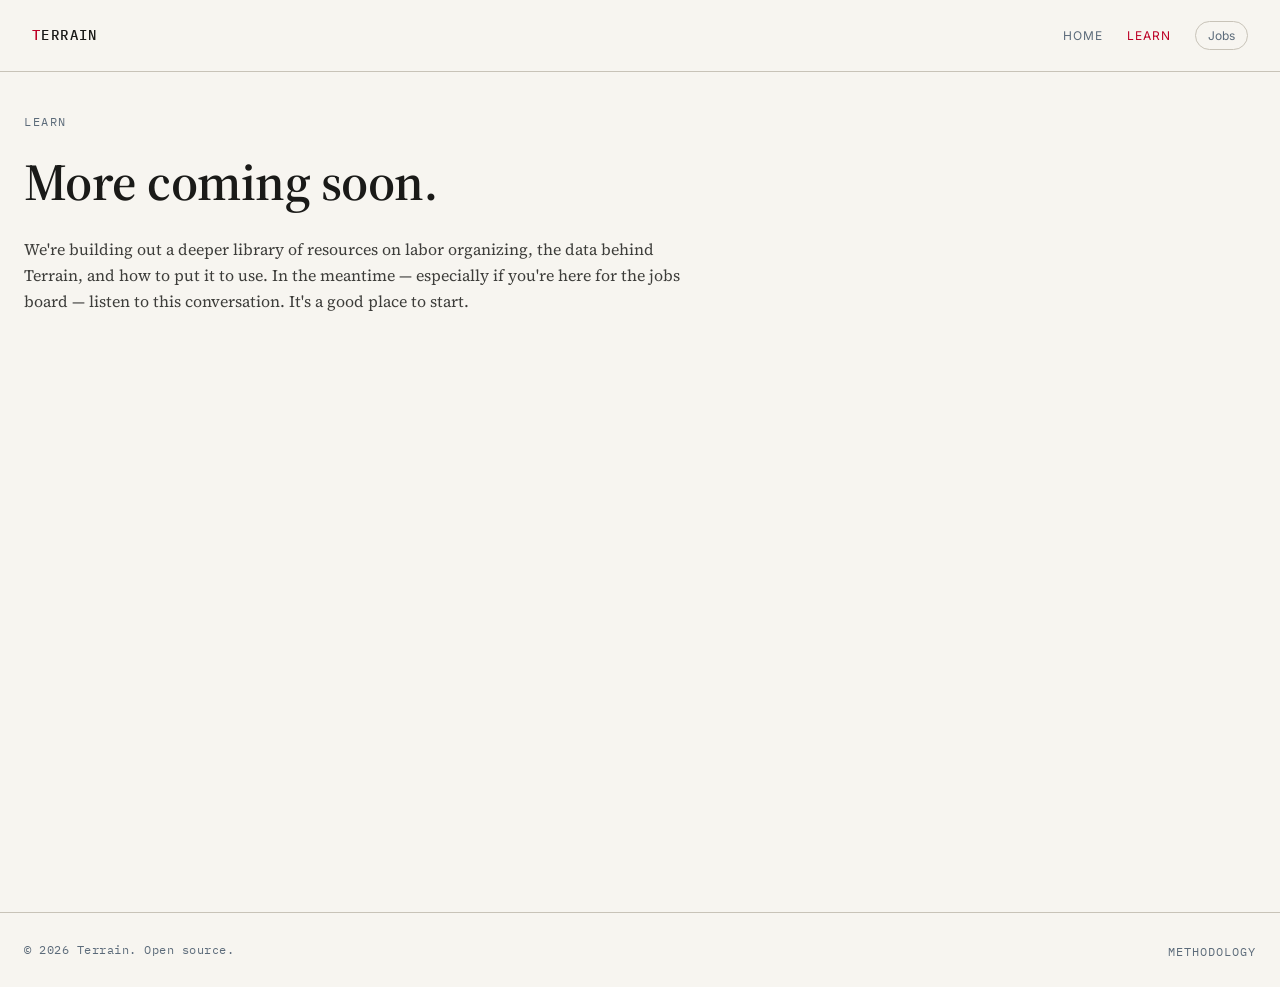
<file: output/education.html>
<!DOCTYPE html>
<html lang="en">
<head>
  <meta charset="UTF-8">
  <meta name="viewport" content="width=device-width, initial-scale=1.0">
  <title>Learn — Terrain</title>
  <link rel="stylesheet" href="terrain.css">
  <style>
    *, *::before, *::after { box-sizing: border-box; }

    body {
      min-height: 100vh;
      display: flex;
      flex-direction: column;
      padding-top: var(--nav-height);
    }

    .page-wrap {
      flex: 1;
      width: 100%;
      max-width: 1280px;
      margin: 0 auto;
      padding: 0 var(--space-6) var(--space-16);
    }

    .learn-hero {
      padding: var(--space-10) 0 var(--space-8);
      max-width: 820px;
    }

    .learn-eyebrow {
      display: block;
      font-family: var(--font-mono);
      font-size: var(--text-xs);
      letter-spacing: 1.5px;
      text-transform: uppercase;
      color: var(--color-text-muted);
      margin-bottom: var(--space-5);
    }

    .learn-headline {
      font-family: var(--font-serif);
      font-size: clamp(32px, 5vw, 52px);
      font-weight: 600;
      line-height: 1.15;
      color: var(--color-text);
      margin-bottom: var(--space-6);
    }

    .learn-body {
      font-family: var(--font-body);
      font-size: var(--text-base);
      color: var(--color-text-secondary);
      line-height: 1.65;
      max-width: 680px;
    }

    .video-wrap {
      max-width: 820px;
      margin-top: var(--space-10);
    }

    .video-embed {
      position: relative;
      width: 100%;
      padding-bottom: 56.25%; /* 16:9 */
      height: 0;
      overflow: hidden;
      border-radius: var(--radius-md);
    }

    .video-embed iframe {
      position: absolute;
      top: 0; left: 0;
      width: 100%; height: 100%;
      border: 0;
    }

    /* ── Footer ── */
    .terrain-footer { border-top: 1px solid var(--color-border); padding: var(--space-6) 0; }
    .terrain-footer__inner { width: 100%; max-width: 1280px; margin: 0 auto; padding: 0 var(--space-6); display: flex; align-items: center; justify-content: space-between; gap: var(--space-6); }
    .terrain-footer__copy { font-family: var(--font-mono); font-size: var(--text-xs); color: var(--color-text-muted); letter-spacing: 0.5px; }
    .terrain-footer__links { display: flex; align-items: center; gap: var(--space-5); list-style: none; padding: 0; margin: 0; }
    .terrain-footer__links a { font-family: var(--font-mono); font-size: var(--text-xs); letter-spacing: 1px; text-transform: uppercase; color: var(--color-text-muted); text-decoration: none; }
    .terrain-footer__links a:hover { color: var(--color-text-secondary); }

    @media (max-width: 768px) {
      .page-wrap { padding: 0 var(--space-4) var(--space-12); }
      .learn-hero { padding: var(--space-8) 0; }
    }
  </style>
</head>
<body>

<nav class="terrain-topnav">
  <a href="../index.html" class="topnav-wordmark"><span>T</span>errain</a>
  <div class="topnav-links">
    <a href="../index.html" class="topnav-link" id="nav-home">Home</a>
    <a href="education.html" class="topnav-link active" id="nav-learn">Learn</a>
    <a href="jobs.html" class="topnav-jobs" id="nav-jobs">Jobs</a>
  </div>
</nav>

<div class="page-wrap">
  <div class="learn-hero">
    <span class="learn-eyebrow">Learn</span>
    <h1 class="learn-headline">More coming soon.</h1>
    <p class="learn-body">We're building out a deeper library of resources on labor organizing, the data behind Terrain, and how to put it to use. In the meantime — especially if you're here for the jobs board — listen to this conversation. It's a good place to start.</p>
  </div>

  <div class="video-wrap">
    <div class="video-embed">
      <iframe
        src="https://www.youtube.com/embed/1QIxx34bBYA?start=6336"
        title="Labor organizing conversation"
        allow="fullscreen"
        allowfullscreen>
      </iframe>
    </div>
  </div>
</div>

<footer class="terrain-footer">
  <div class="terrain-footer__inner">
    <span class="terrain-footer__copy">© 2026 Terrain. Open source.</span>
    <ul class="terrain-footer__links">
      <li><a href="../index.html#methodology-section">Methodology</a></li>
    </ul>
  </div>
</footer>

<script>
  (function () {
    const btn = document.querySelector('.terrain-nav__hamburger');
    const drawer = document.querySelector('.terrain-nav__drawer');
    if (!btn || !drawer) return;
    btn.addEventListener('click', function () {
      const open = drawer.classList.toggle('open');
      btn.setAttribute('aria-expanded', String(open));
    });
    document.addEventListener('click', function (e) {
      if (!drawer.contains(e.target) && !btn.contains(e.target)) {
        drawer.classList.remove('open');
        btn.setAttribute('aria-expanded', 'false');
      }
    });
  })();
</script>

<script data-goatcounter="https://samkp.goatcounter.com/count"
        async src="//gc.zgo.at/count.js"></script>
</body>
</html>
</file>
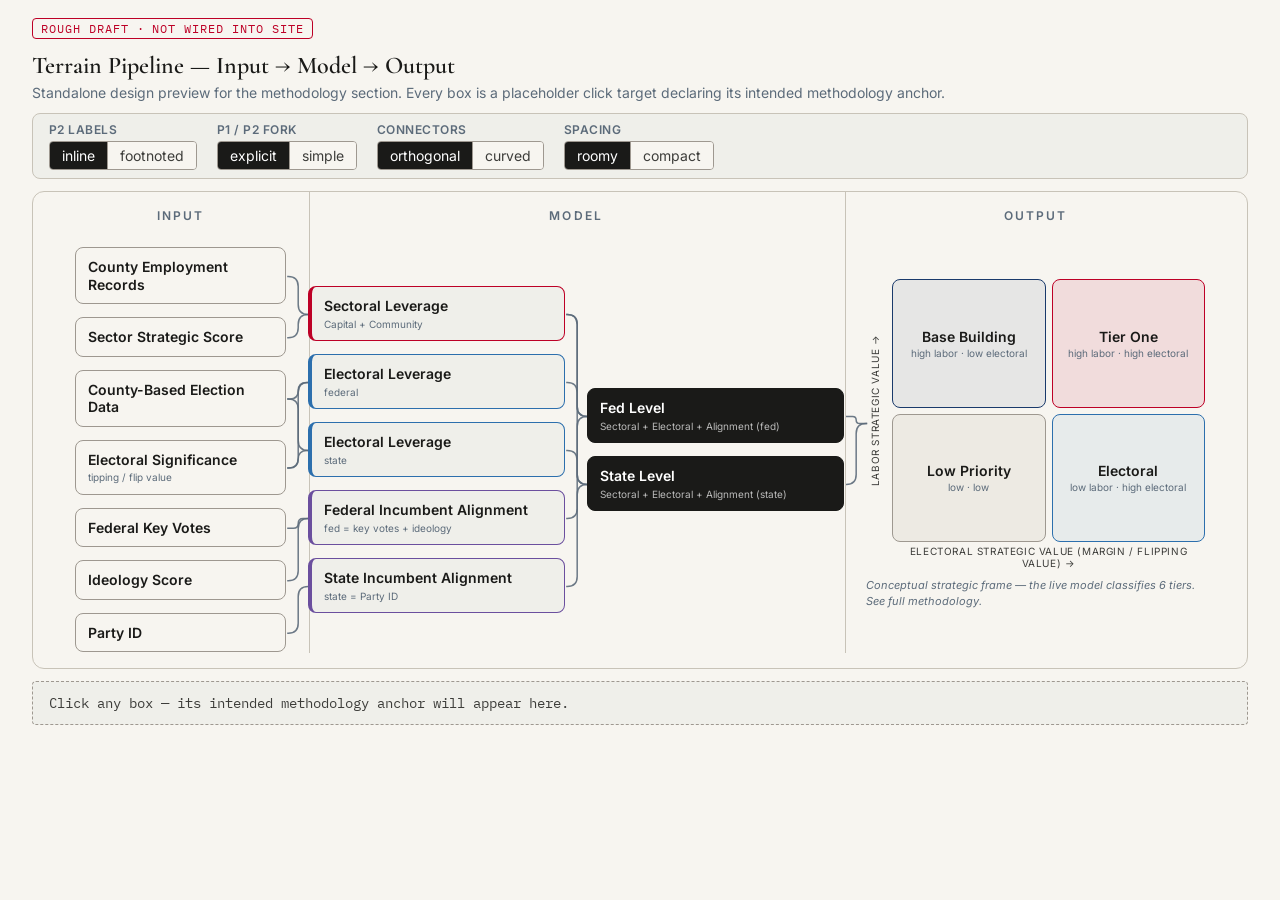
<file: output/flowchart_preview.html>
<!DOCTYPE html>
<html lang="en">
<head>
<meta charset="utf-8">
<meta name="viewport" content="width=device-width, initial-scale=1">
<title>Terrain Pipeline — Flowchart Preview (DRAFT)</title>
<!-- Google Fonts: same families as terrain.css (degrade gracefully if offline) -->
<link rel="preconnect" href="https://fonts.googleapis.com">
<style>
/* ============================================================
   TOKENS — copied verbatim from output/terrain.css :root
   (copied, NOT linked, so this draft opens standalone via file://)
   ============================================================ */
@import url('https://fonts.googleapis.com/css2?family=Cormorant+Garamond:ital,wght@0,400;0,500;0,600;1,400;1,600&family=Source+Serif+4:ital,opsz,wght@0,8..60,400;0,8..60,600;1,8..60,400&family=IBM+Plex+Mono:wght@400;500&family=Inter:wght@400;500;600&display=swap');

:root {
  --color-bg:              #F7F5F0;
  --color-bg-card:         #EFEFEA;
  --color-bg-subtle:       #EDEAE3;
  --color-ink:             #1A1A18;
  --color-text:            #1A1A18;
  --color-text-secondary:  #3D3D3A;
  --color-text-muted:      #5C6B7A;
  --color-rule:            #C8C3B8;
  --color-border:          #C8C3B8;
  --color-border-strong:   #9E9890;
  --color-accent:          #BD0026;
  --color-accent-hover:    #9A001F;
  --color-accent-light:    rgba(189,0,38,0.10);
  --color-active:          rgba(189,0,38,0.12);
  --color-dark:            #1A1A18;

  --color-tier-1-capital:  #BD0026;
  --color-tier-1-community:#1a3a6b;
  --color-tier-2-capital:  #c45e00;
  --color-tier-2-community:#2c6fad;
  --color-tier-3:          #6b4f9e;
  --color-tier-4:          #ccc4bb;

  --font-display: 'Cormorant Garamond', Georgia, serif;
  --font-body:    'Source Serif 4', Georgia, serif;
  --font-mono:    'IBM Plex Mono', 'Courier New', monospace;
  --font-ui:      'Inter', system-ui, sans-serif;

  --text-xs:   0.75rem;
  --text-sm:   0.875rem;
  --text-base: 1rem;
  --text-lg:   1.125rem;
  --text-xl:   1.25rem;
  --text-2xl:  1.5rem;

  --space-1:  0.25rem;
  --space-2:  0.5rem;
  --space-3:  0.75rem;
  --space-4:  1rem;
  --space-5:  1.25rem;
  --space-6:  1.5rem;
  --space-8:  2rem;

  --radius-sm: 4px;
  --radius-md: 8px;
  --radius-lg: 12px;
}

/* ============================================================
   BASE
   ============================================================ */
* { box-sizing: border-box; }
html, body { margin: 0; padding: 0; }
body {
  background: var(--color-bg);
  color: var(--color-ink);
  font-family: var(--font-body);
  -webkit-font-smoothing: antialiased;
}

.wrap {
  max-width: 1280px;
  margin: 0 auto;
  padding: var(--space-4) var(--space-8) var(--space-5);
}

/* --- Draft banner / header --- */
.draft-tag {
  display: inline-block;
  font-family: var(--font-mono);
  font-size: var(--text-xs);
  letter-spacing: 0.08em;
  text-transform: uppercase;
  color: var(--color-accent);
  border: 1px solid var(--color-accent);
  border-radius: var(--radius-sm);
  padding: 2px 8px;
  margin-bottom: var(--space-3);
}
h1 {
  font-family: var(--font-display);
  font-weight: 600;
  font-size: var(--text-2xl);
  margin: 0 0 var(--space-1);
}
.sub {
  font-family: var(--font-ui);
  font-size: var(--text-sm);
  color: var(--color-text-muted);
  margin: 0 0 var(--space-3);
}

/* ============================================================
   TOGGLE BAR
   ============================================================ */
.toggles {
  display: flex;
  flex-wrap: wrap;
  gap: var(--space-5);
  padding: var(--space-2) var(--space-4);
  margin-bottom: var(--space-3);
  background: var(--color-bg-card);
  border: 1px solid var(--color-border);
  border-radius: var(--radius-md);
}
.toggle-group {
  display: flex;
  flex-direction: column;
  gap: 4px;
}
.toggle-group > label {
  font-family: var(--font-ui);
  font-size: var(--text-xs);
  font-weight: 600;
  letter-spacing: 0.04em;
  text-transform: uppercase;
  color: var(--color-text-muted);
}
.seg {
  display: inline-flex;
  border: 1px solid var(--color-border-strong);
  border-radius: var(--radius-sm);
  overflow: hidden;
}
.seg button {
  font-family: var(--font-ui);
  font-size: var(--text-sm);
  padding: 5px 12px;
  border: none;
  background: var(--color-bg);
  color: var(--color-text-secondary);
  cursor: pointer;
}
.seg button + button { border-left: 1px solid var(--color-border-strong); }
.seg button[aria-pressed="true"] {
  background: var(--color-ink);
  color: #fff;
}

/* ============================================================
   DIAGRAM
   ============================================================ */
.diagram {
  position: relative;
  background: var(--color-bg);
  border: 1px solid var(--color-border);
  border-radius: var(--radius-lg);
  padding: var(--space-4) var(--space-5) var(--space-4);
}

/* band header row */
.bands {
  display: grid;
  grid-template-columns: var(--col-input) var(--col-model) var(--col-output);
  margin-bottom: var(--space-4);
}
.band-label {
  font-family: var(--font-ui);
  font-size: var(--text-xs);
  font-weight: 600;
  letter-spacing: 0.18em;
  text-transform: uppercase;
  color: var(--color-text-muted);
  text-align: center;
  padding-bottom: var(--space-2);
}

/* main grid: INPUT | MODEL(intermediates + lenses) | OUTPUT */
.stage {
  position: relative;
  display: grid;
  grid-template-columns: var(--col-input) var(--col-model) var(--col-output);
  align-items: stretch;
  z-index: 1;
}
:root {
  --col-input: 1fr;
  --col-model: 2.1fr;
  --col-output: 1.5fr;
}

/* vertical divider rules between bands.
   top/height are set in JS so they stop at the stage bottom (the horizontal
   rule) and never cross into the footnote zone below. */
.divider {
  position: absolute;
  top: 0;
  width: 1px;
  background: var(--color-rule);
  z-index: 0;
}

/* columns */
.col {
  display: flex;
  flex-direction: column;
  justify-content: center;
  gap: var(--gap-y);
  padding: 0 var(--gap-x);
}
.col-model {
  display: grid;
  grid-template-columns: 1fr 1fr;
  gap: var(--gap-x);
  align-items: center;
}
.subcol {
  display: flex;
  flex-direction: column;
  justify-content: center;
  gap: var(--gap-y);
}

/* spacing variants */
.diagram.roomy   { --gap-y: 13px; --gap-x: 22px; }
.diagram.compact { --gap-y: 8px;  --gap-x: 12px; }

/* ============================================================
   NODES (clickable boxes)
   ============================================================ */
.node {
  position: relative;
  font-family: var(--font-ui);
  font-size: var(--text-sm);
  line-height: 1.25;
  background: var(--color-bg-card);
  border: 1px solid var(--color-border-strong);
  border-radius: var(--radius-md);
  padding: 10px 12px;
  cursor: pointer;
  transition: box-shadow .12s, border-color .12s, transform .12s;
  z-index: 2;
}
.diagram.compact .node { padding: 7px 10px; font-size: var(--text-xs); }
.node:hover {
  border-color: var(--color-accent);
  box-shadow: 0 1px 6px rgba(26,26,24,0.12);
}
.node:active { transform: translateY(1px); }
/* --- unified label formatting rule ---
   Title  : Inter, weight 600, primary ink (white on dark lens boxes)
   Subtitle: Inter, weight 400, 10px, muted slate — ONE shared style
   Alignment: flow nodes (input/intermediate/lens) left; quadrants centered */
.node .nlabel { font-family: var(--font-ui); font-weight: 600; color: var(--color-ink); }
.node .nmeta {
  display: block;
  margin-top: 3px;
  font-size: 10px;
  font-weight: 400;
  font-family: var(--font-ui);
  color: var(--color-text-muted);
}

/* node accents */
.node.input     { background: var(--color-bg); }
.node.sls       { border-color: var(--color-tier-1-capital); border-left: 4px solid var(--color-tier-1-capital); }
.node.p1        { border-color: var(--color-tier-2-community); border-left: 4px solid var(--color-tier-2-community); }
.node.p2        { border-color: var(--color-tier-3); border-left: 4px solid var(--color-tier-3); }
.node.lens {
  background: var(--color-ink);
  color: #fff;
  border-color: var(--color-ink);
  text-align: left;
}
.node.lens .nlabel { color: #fff; }
.node.lens .nmeta  { color: rgba(255,255,255,0.7); }

/* group caption above intermediate sub-columns */
.subcol .grp-cap {
  font-family: var(--font-ui);
  font-size: 10px;
  letter-spacing: 0.1em;
  text-transform: uppercase;
  color: var(--color-text-muted);
  text-align: center;
  margin-bottom: 2px;
}

/* footnote variant text */
.fn-marker { color: var(--color-accent); font-weight: 600; }
/* footnote markers on the boxes they reference — shown only in footnoted mode */
.fn-box-marker { color: var(--color-accent); font-weight: 600; font-size: 11px; margin-left: 3px; display: none; }
.node.p2 .fn-box-marker { color: var(--color-accent); }
.diagram.footnoted .fn-box-marker { display: inline; }
.footnotes {
  margin-top: var(--space-4);
  padding-top: var(--space-3);
  border-top: 1px solid var(--color-rule);
  font-family: var(--font-ui);
  font-size: var(--text-xs);
  color: var(--color-text-muted);
}
.footnotes p { margin: 2px 0; }
.footnotes.hidden { display: none; }
.nmeta.hidden { display: none; }

/* ============================================================
   OUTPUT 2x2 FRAME
   ============================================================ */
.frame-wrap {
  display: flex;
  flex-direction: column;
  justify-content: center;
  padding: 0 var(--gap-x);
}
.frame {
  position: relative;
  display: grid;
  grid-template-columns: 1fr 1fr;
  grid-template-rows: 1fr 1fr;
  gap: 6px;
  aspect-ratio: 1.18 / 1;
  padding-left: 26px;
  padding-bottom: 24px;
}
.quad {
  border: 1px solid var(--color-border-strong);
  border-radius: var(--radius-md);
  padding: 10px;
  display: flex;
  flex-direction: column;
  justify-content: center;
  align-items: center;
  text-align: center;
  cursor: pointer;
  background: var(--color-bg-card);
  transition: box-shadow .12s, border-color .12s;
  z-index: 2;
}
.quad:hover { border-color: var(--color-accent); box-shadow: 0 1px 6px rgba(26,26,24,0.12); }
.quad .qname { font-family: var(--font-ui); font-weight: 600; font-size: var(--text-sm); }
.quad .qdesc { font-family: var(--font-ui); font-size: 10px; color: var(--color-text-muted); margin-top: 2px; }
.quad.tier-one     { background: rgba(189,0,38,0.10);  border-color: var(--color-tier-1-capital); }
.quad.base         { background: rgba(26,58,107,0.08);  border-color: var(--color-tier-1-community); }
.quad.electoral    { background: rgba(44,111,173,0.08); border-color: var(--color-tier-2-community); }
.quad.low          { background: var(--color-bg-subtle); }

/* axes */
.axis-y, .axis-x {
  position: absolute;
  font-family: var(--font-ui);
  font-size: 10px;
  letter-spacing: 0.06em;
  text-transform: uppercase;
  color: var(--color-text-secondary);
}
.axis-y {
  left: 0; top: 0; bottom: 24px;
  width: 18px;
  writing-mode: vertical-rl;
  transform: rotate(180deg);
  display: flex;
  align-items: center;
  justify-content: center;
  text-align: center;
}
.axis-x {
  left: 26px; right: 0; bottom: 0;
  height: 18px;
  display: flex;
  align-items: center;
  justify-content: center;
  text-align: center;
}
.frame-cap {
  font-family: var(--font-ui);
  font-size: 11px;
  font-style: italic;
  color: var(--color-text-muted);
  margin-top: var(--space-3);
  line-height: 1.4;
}

/* ============================================================
   SVG CONNECTOR OVERLAY
   ============================================================ */
.connectors {
  position: absolute;
  inset: 0;
  width: 100%; height: 100%;
  pointer-events: none;
  z-index: 0;
}
.connectors path {
  fill: none;
  stroke: var(--color-text-muted);
  stroke-width: 1.5;
  opacity: 0.9;
}

/* ============================================================
   READOUT
   ============================================================ */
.readout {
  margin-top: var(--space-3);
  font-family: var(--font-mono);
  font-size: var(--text-sm);
  color: var(--color-text-secondary);
  background: var(--color-bg-card);
  border: 1px dashed var(--color-border-strong);
  border-radius: var(--radius-sm);
  padding: var(--space-3) var(--space-4);
  min-height: 1.4em;
}
.readout b { color: var(--color-accent); }
</style>
</head>
<body>
<div class="wrap">
  <span class="draft-tag">Rough draft · not wired into site</span>
  <h1>Terrain Pipeline — Input → Model → Output</h1>
  <p class="sub">Standalone design preview for the methodology section. Every box is a placeholder click target declaring its intended methodology anchor.</p>

  <!-- ============ TOGGLES ============ -->
  <div class="toggles">
    <div class="toggle-group">
      <label>P2 labels</label>
      <div class="seg" id="tg-p2">
        <button data-val="inline"    aria-pressed="true">inline</button>
        <button data-val="footnoted" aria-pressed="false">footnoted</button>
      </div>
    </div>
    <div class="toggle-group">
      <label>P1 / P2 fork</label>
      <div class="seg" id="tg-fork">
        <button data-val="explicit" aria-pressed="true">explicit</button>
        <button data-val="simple"   aria-pressed="false">simple</button>
      </div>
    </div>
    <div class="toggle-group">
      <label>Connectors</label>
      <div class="seg" id="tg-conn">
        <button data-val="orthogonal" aria-pressed="true">orthogonal</button>
        <button data-val="curved"     aria-pressed="false">curved</button>
      </div>
    </div>
    <div class="toggle-group">
      <label>Spacing</label>
      <div class="seg" id="tg-space">
        <button data-val="roomy"   aria-pressed="true">roomy</button>
        <button data-val="compact" aria-pressed="false">compact</button>
      </div>
    </div>
  </div>

  <!-- ============ DIAGRAM ============ -->
  <div class="diagram roomy" id="diagram">

    <div class="bands">
      <div class="band-label">Input</div>
      <div class="band-label">Model</div>
      <div class="band-label">Output</div>
    </div>

    <svg class="connectors" id="svg" preserveAspectRatio="none"></svg>
    <div class="divider" id="div1"></div>
    <div class="divider" id="div2"></div>

    <div class="stage" id="stage">

      <!-- ===== INPUT COLUMN ===== -->
      <div class="col" id="col-input">
        <div class="node input" id="emp"      data-method-target="input-employment">
          <span class="nlabel">County Employment Records</span></div>
        <div class="node input" id="sector"   data-method-target="input-sector-score">
          <span class="nlabel">Sector Strategic Score</span></div>
        <div class="node input" id="elecdata" data-method-target="input-election-data">
          <span class="nlabel">County-Based Election Data</span></div>
        <div class="node input" id="elecsig"  data-method-target="input-electoral-significance">
          <span class="nlabel">Electoral Significance</span>
          <span class="nmeta">tipping / flip value</span></div>
        <div class="node input" id="fedvotes" data-method-target="input-federal-key-votes">
          <span class="nlabel">Federal Key Votes</span></div>
        <div class="node input" id="ideology" data-method-target="input-ideology-score">
          <span class="nlabel">Ideology Score</span></div>
        <div class="node input" id="partyid"  data-method-target="input-party-id">
          <span class="nlabel">Party ID</span></div>
      </div>

      <!-- ===== MODEL BAND (intermediates + lenses) ===== -->
      <div class="col-model">
        <!-- intermediates -->
        <div class="subcol" id="col-inter">
          <div class="node sls" id="sls" data-method-target="sls-capital-community">
            <span class="nlabel">Sectoral Leverage</span>
            <span class="nmeta">Capital + Community</span></div>

          <!-- Electoral Leverage — explicit variants -->
          <div class="node p1 fork-explicit" id="p1-fed" data-method-target="p1-federal">
            <span class="nlabel">Electoral Leverage</span>
            <span class="nmeta">federal</span></div>
          <div class="node p1 fork-explicit" id="p1-state" data-method-target="p1-state">
            <span class="nlabel">Electoral Leverage</span>
            <span class="nmeta">state</span></div>
          <!-- Electoral Leverage — simple variant -->
          <div class="node p1 fork-simple" id="p1" data-method-target="p1" hidden>
            <span class="nlabel">Electoral Leverage</span></div>

          <!-- Incumbent Alignment — explicit variants -->
          <div class="node p2 fork-explicit" id="p2-fed" data-method-target="p2-federal">
            <span class="nlabel">Federal Incumbent Alignment<sup class="fn-box-marker">†</sup></span>
            <span class="nmeta p2-inline">fed = key votes + ideology</span></div>
          <div class="node p2 fork-explicit" id="p2-state" data-method-target="p2-state">
            <span class="nlabel">State Incumbent Alignment<sup class="fn-box-marker">‡</sup></span>
            <span class="nmeta p2-inline">state = Party ID</span></div>
          <!-- Incumbent Alignment — simple variant -->
          <div class="node p2 fork-simple" id="p2" data-method-target="p2" hidden>
            <span class="nlabel">Incumbent Alignment<sup class="fn-box-marker">†‡</sup></span>
            <span class="nmeta p2-inline">fed = key votes + ideology · state = Party ID</span></div>
        </div>

        <!-- lenses -->
        <div class="subcol" id="col-lens">
          <div class="node lens" id="lens-fed" data-method-target="lens-federal">
            <span class="nlabel">Fed Level</span>
            <span class="nmeta">Sectoral + Electoral + Alignment (fed)</span></div>
          <div class="node lens" id="lens-state" data-method-target="lens-state">
            <span class="nlabel">State Level</span>
            <span class="nmeta">Sectoral + Electoral + Alignment (state)</span></div>
        </div>
      </div>

      <!-- ===== OUTPUT BAND ===== -->
      <div class="frame-wrap">
        <div class="frame" id="frame">
          <div class="axis-y">labor strategic value →</div>
          <div class="axis-x">electoral strategic value (margin / flipping value) →</div>

          <div class="quad base"      id="q-base" data-method-target="base-building">
            <span class="qname">Base Building</span>
            <span class="qdesc">high labor · low electoral</span></div>
          <div class="quad tier-one"  id="q-tier1" data-method-target="tier-one">
            <span class="qname">Tier One</span>
            <span class="qdesc">high labor · high electoral</span></div>
          <div class="quad low"       id="q-low" data-method-target="low-priority">
            <span class="qname">Low Priority</span>
            <span class="qdesc">low · low</span></div>
          <div class="quad electoral" id="q-elec" data-method-target="electoral">
            <span class="qname">Electoral</span>
            <span class="qdesc">low labor · high electoral</span></div>
        </div>
        <p class="frame-cap">Conceptual strategic frame — the live model classifies 6 tiers. See full methodology.</p>
      </div>

    </div><!-- /stage -->

    <!-- footnotes (P2 footnoted mode) -->
    <div class="footnotes hidden" id="footnotes">
      <p><span class="fn-marker">†</span> Federal Incumbent Alignment = federal key votes + ideology score</p>
      <p><span class="fn-marker">‡</span> State Incumbent Alignment = Party ID</p>
    </div>
  </div><!-- /diagram -->

  <div class="readout" id="readout">Click any box — its intended methodology anchor will appear here.</div>
</div>

<script>
/* ============================================================
   STATE
   ============================================================ */
const state = { p2: 'inline', fork: 'explicit', conn: 'orthogonal', space: 'roomy' };
const $ = (id) => document.getElementById(id);
const diagram = $('diagram');

/* ============================================================
   TOGGLE WIRING
   ============================================================ */
function wireToggle(groupId, key, after) {
  const grp = $(groupId);
  grp.querySelectorAll('button').forEach(btn => {
    btn.addEventListener('click', () => {
      grp.querySelectorAll('button').forEach(b => b.setAttribute('aria-pressed', 'false'));
      btn.setAttribute('aria-pressed', 'true');
      state[key] = btn.dataset.val;
      after();
    });
  });
}
wireToggle('tg-p2',    'p2',    applyP2);
wireToggle('tg-fork',  'fork',  applyFork);
wireToggle('tg-conn',  'conn',  draw);
wireToggle('tg-space', 'space', applySpace);

/* ============================================================
   APPLY FUNCTIONS
   ============================================================ */
function applyP2() {
  const footnoted = state.p2 === 'footnoted';
  document.querySelectorAll('.p2-inline').forEach(el => el.classList.toggle('hidden', footnoted));
  $('footnotes').classList.toggle('hidden', !footnoted);
  // footnoted class reveals the † / ‡ markers on the boxes they reference
  diagram.classList.toggle('footnoted', footnoted);
  draw();
}

function applyFork() {
  const explicit = state.fork === 'explicit';
  document.querySelectorAll('.fork-explicit').forEach(el => el.hidden = !explicit);
  document.querySelectorAll('.fork-simple').forEach(el => el.hidden = explicit);
  draw();
}

function applySpace() {
  diagram.classList.toggle('roomy', state.space === 'roomy');
  diagram.classList.toggle('compact', state.space === 'compact');
  draw();
}

/* ============================================================
   CONNECTOR DRAWING
   ============================================================ */
function edge(el, side) {
  const c = $('stage').getBoundingClientRect();
  const r = el.getBoundingClientRect();
  const y = r.top - c.top + r.height / 2;
  const x = side === 'right' ? (r.right - c.left) : (r.left - c.left);
  return { x, y };
}

function pathStr(a, b) {
  if (state.conn === 'curved') {
    const dx = Math.max(40, (b.x - a.x) * 0.5);
    return `M ${a.x} ${a.y} C ${a.x + dx} ${a.y}, ${b.x - dx} ${b.y}, ${b.x} ${b.y}`;
  }
  // orthogonal with rounded right-angles
  const mx = (a.x + b.x) / 2;
  const r = Math.min(10, Math.abs(b.y - a.y) / 2, Math.abs(mx - a.x));
  if (r < 2 || Math.abs(a.y - b.y) < 1) return `M ${a.x} ${a.y} L ${b.x} ${b.y}`;
  const dir = b.y > a.y ? 1 : -1;
  return `M ${a.x} ${a.y}`
       + ` L ${mx - r} ${a.y}`
       + ` Q ${mx} ${a.y} ${mx} ${a.y + dir * r}`
       + ` L ${mx} ${b.y - dir * r}`
       + ` Q ${mx} ${b.y} ${mx + r} ${b.y}`
       + ` L ${b.x} ${b.y}`;
}

function connections() {
  const c = [];
  const add = (from, to) => { if ($(from) && $(to) && !$(from).hidden && !$(to).hidden) c.push([from, to]); };

  // inputs -> SLS
  add('emp', 'sls'); add('sector', 'sls');

  if (state.fork === 'explicit') {
    // inputs -> P1 variants
    ['p1-fed', 'p1-state'].forEach(t => { add('elecdata', t); add('elecsig', t); });
    // inputs -> P2 variants
    add('fedvotes', 'p2-fed'); add('ideology', 'p2-fed');
    add('partyid', 'p2-state');
    // intermediates -> lenses
    add('sls', 'lens-fed'); add('sls', 'lens-state');
    add('p1-fed', 'lens-fed'); add('p1-state', 'lens-state');
    add('p2-fed', 'lens-fed'); add('p2-state', 'lens-state');
  } else {
    // simple: single P1 / P2
    add('elecdata', 'p1'); add('elecsig', 'p1');
    add('fedvotes', 'p2'); add('ideology', 'p2'); add('partyid', 'p2');
    // single intermediates feed BOTH lenses (downstream fed/state split)
    ['sls', 'p1', 'p2'].forEach(s => { add(s, 'lens-fed'); add(s, 'lens-state'); });
  }

  // lenses -> output frame
  add('lens-fed', 'frame'); add('lens-state', 'frame');
  return c;
}

function draw() {
  // wait a frame so layout reflects toggle changes
  requestAnimationFrame(() => {
    const svg = $('svg');
    const stage = $('stage');
    const c = stage.getBoundingClientRect();
    svg.setAttribute('viewBox', `0 0 ${c.width} ${c.height}`);
    svg.setAttribute('width', c.width);
    svg.setAttribute('height', c.height);
    // position svg over the stage region
    const dr = diagram.getBoundingClientRect();
    svg.style.left = (c.left - dr.left) + 'px';
    svg.style.top  = (c.top  - dr.top)  + 'px';
    svg.style.width = c.width + 'px';
    svg.style.height = c.height + 'px';

    let d = '';
    connections().forEach(([from, to]) => {
      const a = edge($(from), 'right');
      const b = edge($(to), 'left');
      d += `<path d="${pathStr(a, b)}"/>`;
    });
    svg.innerHTML = d;

    // position band dividers at column boundaries, and size them to STOP at the
    // stage bottom (the horizontal rule) so they never cross into the footnote zone
    const ci = $('col-input').getBoundingClientRect();
    const cm = $('col-inter').closest('.col-model').getBoundingClientRect();
    const dividerHeight = c.bottom - dr.top;
    [['div1', ci.right], ['div2', cm.right]].forEach(([id, x]) => {
      const el = $(id);
      el.style.left = (x - dr.left) + 'px';
      el.style.height = dividerHeight + 'px';
    });
  });
}

/* ============================================================
   CLICK TARGETS — declare intended methodology anchor
   ============================================================ */
document.querySelectorAll('[data-method-target]').forEach(el => {
  el.addEventListener('click', () => {
    const target = el.getAttribute('data-method-target');
    const label = ((el.querySelector('.nlabel') || el.querySelector('.qname'))?.textContent || el.id)
      .replace(/[†‡]/g, '').trim();
    const msg = `"${label}" would navigate to: #${target}`;
    $('readout').innerHTML = `would navigate to: <b>#${target}</b> &nbsp;·&nbsp; (${label})`;
    console.log('[methodology-nav]', msg, '| data-method-target =', target);
  });
});

/* ============================================================
   INIT
   ============================================================ */
window.addEventListener('resize', draw);
window.addEventListener('load', () => { applyP2(); applyFork(); applySpace(); draw(); });
applyP2(); applyFork(); applySpace(); draw();
</script>
</body>
</html>
</file>
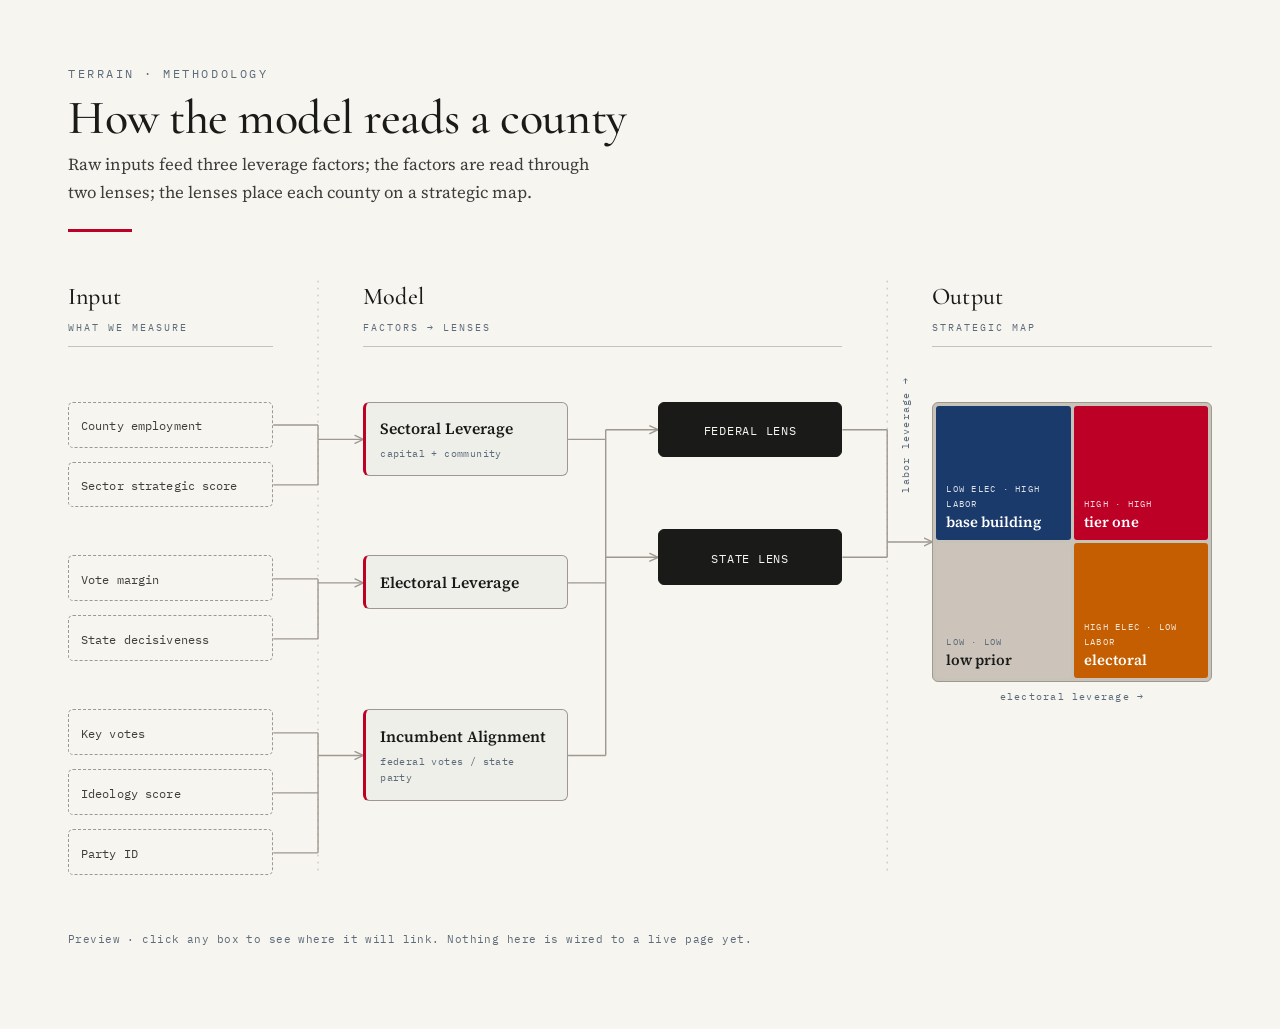
<file: output/imo_preview.html>
<!DOCTYPE html>
<html lang="en">
<head>
<meta charset="UTF-8" />
<meta name="viewport" content="width=device-width, initial-scale=1.0" />
<title>Terrain · Input → Model → Output</title>

<!-- Reuse the site's typography. terrain.css already @imports these; we import
     directly here so this preview is self-contained and can be opened on its own. -->
<link rel="preconnect" href="https://fonts.googleapis.com" />
<link rel="preconnect" href="https://fonts.gstatic.com" crossorigin />
<style>
@import url('https://fonts.googleapis.com/css2?family=Cormorant+Garamond:ital,wght@0,400;0,500;0,600;1,400&family=Source+Serif+4:ital,opsz,wght@0,8..60,400;0,8..60,600&family=IBM+Plex+Mono:wght@400;500&display=swap');

/* ------------------------------------------------------------------
   TOKENS — pulled verbatim from output/terrain.css so the preview
   matches the live site exactly. Do not invent new tokens here.
   ------------------------------------------------------------------ */
:root {
  --color-bg:             #F7F5F0;
  --color-bg-card:        #EFEFEA;
  --color-ink:            #1A1A18;
  --color-text:           #1A1A18;
  --color-text-secondary: #3D3D3A;
  --color-text-muted:     #5C6B7A;
  --color-rule:           #C8C3B8;
  --color-border:         #C8C3B8;
  --color-border-strong:  #9E9890;
  --color-accent:         #BD0026;   /* Terrain Red */
  --color-accent-hover:   #9A001F;

  /* tier palette (from terrain.css) */
  --color-tier-1-capital:   #BD0026;
  --color-tier-1-community: #1a3a6b;
  --color-tier-2-capital:   #c45e00;
  --color-tier-2-community: #2c6fad;
  --color-tier-3:           #6b4f9e;
  --color-tier-4:           #ccc4bb;

  --font-display: 'Cormorant Garamond', Georgia, serif;
  --font-body:    'Source Serif 4', Georgia, serif;
  --font-mono:    'IBM Plex Mono', 'Courier New', monospace;

  /* diagram geometry — single source of truth */
  --diag-stroke:        #9E9890;
  --diag-stroke-strong: #6f6a62;
}

* { box-sizing: border-box; margin: 0; padding: 0; }

html { font-size: 16px; }
body {
  font-family: var(--font-body);
  background: var(--color-bg);
  color: var(--color-text);
  line-height: 1.65;
  -webkit-font-smoothing: antialiased;
  -moz-osx-font-smoothing: grayscale;
  min-height: 100vh;
}

/* ---- page frame ---- */
.diagram-page {
  max-width: 1240px;
  margin: 0 auto;
  padding: clamp(2rem, 5vw, 4.5rem) clamp(1rem, 4vw, 3rem) 5rem;
}

.diagram-kicker {
  font-family: var(--font-mono);
  font-size: 0.72rem;
  letter-spacing: 0.22em;
  text-transform: uppercase;
  color: var(--color-text-muted);
  margin-bottom: 0.6rem;
}
.diagram-title {
  font-family: var(--font-display);
  font-weight: 500;
  font-size: clamp(2rem, 4.5vw, 3rem);
  letter-spacing: -0.01em;
  line-height: 1.05;
  margin-bottom: 0.5rem;
}
.diagram-lede {
  font-family: var(--font-body);
  font-size: 1.05rem;
  color: var(--color-text-secondary);
  max-width: 60ch;
}
.diagram-rule {
  height: 3px;
  background: var(--color-accent);
  width: 64px;
  margin: 1.4rem 0 2.8rem;
}

/* ==================================================================
   DIAGRAM GRID
   columns:  INPUT | FACTORS | LENSES | OUTPUT
   ( MODEL header spans FACTORS + LENSES )
   The input + factor columns share three rows — one per group —
   so each factor box vertically centres on the group that feeds it.
   ================================================================== */
.diagram-shell {
  position: relative;
}

.diagram-grid {
  position: relative;
  display: grid;
  grid-template-columns:
    minmax(150px, 1fr)   /* input   */
    minmax(150px, 1fr)   /* factors */
    minmax(128px, 0.9fr) /* lenses  */
    minmax(280px, 1.3fr);/* output  */
  grid-template-rows: auto;
  grid-auto-rows: auto;
  column-gap: clamp(56px, 7vw, 104px);
  row-gap: clamp(28px, 4vw, 48px);
  align-items: start;
}

/* column headers */
.col-head {
  font-family: var(--font-display);
  font-weight: 500;
  font-size: 1.5rem;
  letter-spacing: 0.01em;
  color: var(--color-text);
  padding-bottom: 0.6rem;
  margin-bottom: 0.4rem;
  border-bottom: 1px solid var(--color-rule);
}
.col-head .col-head-sub {
  display: block;
  font-family: var(--font-mono);
  font-size: 0.62rem;
  letter-spacing: 0.2em;
  text-transform: uppercase;
  color: var(--color-text-muted);
  margin-top: 0.25rem;
  font-weight: 400;
}
.head-input  { grid-column: 1 / 2; grid-row: 1; }
.head-model  { grid-column: 2 / 4; grid-row: 1; }
.head-output { grid-column: 4 / 5; grid-row: 1; }

/* input column cells — one per group, holds the dashed boxes */
.input-group {
  grid-column: 1 / 2;
  display: flex;
  flex-direction: column;
  gap: 14px;
  justify-content: center;
}
.input-group.g-a { grid-row: 2; }
.input-group.g-b { grid-row: 3; }
.input-group.g-c { grid-row: 4; }

/* factor cells — one per group, vertically centred against the group */
.factor-cell {
  grid-column: 2 / 3;
  display: flex;
  align-items: center;
}
.factor-cell.g-a { grid-row: 2; }
.factor-cell.g-b { grid-row: 3; }
.factor-cell.g-c { grid-row: 4; }

/* lens column — spans all three rows, centred */
.lens-stack {
  grid-column: 3 / 4;
  grid-row: 2 / 5;
  display: flex;
  flex-direction: column;
  justify-content: center;
  gap: clamp(48px, 8vh, 96px);
}

/* output column — spans all three rows, centred */
.output-cell {
  grid-column: 4 / 5;
  grid-row: 2 / 5;
  display: flex;
  align-items: center;
  justify-content: center;
}

/* ------------------------------------------------------------------
   BOXES
   ------------------------------------------------------------------ */
.node {
  position: relative;
  z-index: 2;
  display: block;
  width: 100%;
  text-align: left;
  font: inherit;
  cursor: pointer;
  background: var(--color-bg-card);
  border: 1px solid var(--color-border);
  border-radius: 6px;
  padding: 0.7rem 0.85rem;
  color: var(--color-text);
  transition: transform 140ms ease, border-color 140ms ease,
              box-shadow 140ms ease, background 140ms ease;
}
.node:hover {
  transform: translateY(-2px);
  border-color: var(--color-accent);
  box-shadow: 0 3px 12px rgba(189,0,38,0.10);
  background: #fff;
}
.node:focus-visible {
  outline: 2px solid var(--color-accent);
  outline-offset: 2px;
}

/* dashed input boxes */
.node--input {
  background: transparent;
  border: 1.5px dashed var(--color-border-strong);
  border-radius: 5px;
  padding: 0.55rem 0.75rem;
}
.node--input:hover {
  background: rgba(189,0,38,0.04);
  border-style: dashed;
  border-color: var(--color-accent);
}
.node--input .node-label {
  font-family: var(--font-mono);
  font-size: 0.74rem;
  letter-spacing: 0.01em;
  line-height: 1.3;
  color: var(--color-text-secondary);
}

/* solid factor boxes */
.node--factor {
  border: 1.5px solid var(--color-border-strong);
  border-left: 3px solid var(--color-accent);
  padding: 0.8rem 0.9rem;
}
.node--factor .node-label {
  font-family: var(--font-body);
  font-weight: 600;
  font-size: 0.98rem;
  line-height: 1.2;
}
.node--factor .node-sub {
  display: block;
  font-family: var(--font-mono);
  font-size: 0.62rem;
  letter-spacing: 0.04em;
  color: var(--color-text-muted);
  margin-top: 0.28rem;
}

/* lens boxes */
.node--lens {
  text-align: center;
  border: 1.5px solid var(--color-ink);
  background: var(--color-ink);
  color: var(--color-bg);
  padding: 0.85rem 0.6rem;
}
.node--lens .node-label {
  font-family: var(--font-mono);
  font-size: 0.78rem;
  letter-spacing: 0.06em;
  text-transform: uppercase;
}
.node--lens:hover {
  background: var(--color-accent);
  border-color: var(--color-accent);
  color: #fff;
}

/* ------------------------------------------------------------------
   OUTPUT — 2×2 quadrant
   ------------------------------------------------------------------ */
.quadrant-wrap {
  position: relative;
  width: 100%;
  max-width: 320px;
}
/* axis labels */
.axis-y, .axis-x {
  position: absolute;
  font-family: var(--font-mono);
  font-size: 0.64rem;
  letter-spacing: 0.12em;
  text-transform: lowercase;
  color: var(--color-text-muted);
  white-space: nowrap;
}
.axis-y {
  left: -1.65rem;
  top: 50%;
  transform: rotate(-90deg) translateX(50%);
  transform-origin: left center;
}
.axis-x {
  bottom: -1.5rem;
  left: 50%;
  transform: translateX(-50%);
}
.quadrant {
  position: relative;
  z-index: 2;
  display: grid;
  grid-template-columns: 1fr 1fr;
  grid-template-rows: 1fr 1fr;
  gap: 3px;
  aspect-ratio: 1 / 1;
  background: var(--color-border);
  border: 1px solid var(--color-border-strong);
  padding: 3px;
  border-radius: 6px;
}
.quad-cell {
  display: flex;
  flex-direction: column;
  align-items: flex-start;
  justify-content: flex-end;
  padding: 0.6rem 0.65rem;
  cursor: pointer;
  border: none;
  font: inherit;
  text-align: left;
  color: #fff;
  border-radius: 3px;
  transition: filter 140ms ease, transform 140ms ease;
  min-height: 0;
}
.quad-cell:hover { filter: brightness(1.08) saturate(1.05); transform: scale(0.985); }
.quad-cell:focus-visible { outline: 2px solid var(--color-ink); outline-offset: 2px; }
.quad-cell .quad-name {
  font-family: var(--font-body);
  font-weight: 600;
  font-size: 0.92rem;
  line-height: 1.1;
}
.quad-cell .quad-tag {
  font-family: var(--font-mono);
  font-size: 0.56rem;
  letter-spacing: 0.14em;
  text-transform: uppercase;
  opacity: 0.85;
  margin-bottom: 0.15rem;
}
/* tier palette mapping */
.quad-base     { background: var(--color-tier-1-community); } /* top-left  */
.quad-tierone  { background: var(--color-tier-1-capital);  } /* top-right */
.quad-lowprior { background: var(--color-tier-4); color: var(--color-text); } /* bottom-left */
.quad-elect    { background: var(--color-tier-2-capital);  } /* bottom-right */
.quad-lowprior .quad-tag { color: var(--color-text-muted); opacity: 1; }

/* ------------------------------------------------------------------
   SVG connector overlay
   ------------------------------------------------------------------ */
.connector-layer {
  position: absolute;
  inset: 0;
  width: 100%;
  height: 100%;
  pointer-events: none;
  z-index: 1;
  overflow: visible;
}
.connector-layer path { fill: none; stroke: var(--diag-stroke); stroke-width: 1.4; }
.connector-layer .divider {
  stroke: var(--color-rule);
  stroke-width: 1.2;
  stroke-dasharray: 1 6;
  stroke-linecap: round;
}

/* ------------------------------------------------------------------
   TOAST  (placeholder for future methodology / scatter links)
   ------------------------------------------------------------------ */
.toast {
  position: fixed;
  left: 50%;
  bottom: 2rem;
  transform: translate(-50%, 1.5rem);
  background: var(--color-ink);
  color: var(--color-bg);
  font-family: var(--font-mono);
  font-size: 0.78rem;
  letter-spacing: 0.02em;
  padding: 0.6rem 1rem;
  border-radius: 6px;
  border-left: 3px solid var(--color-accent);
  opacity: 0;
  pointer-events: none;
  transition: opacity 180ms ease, transform 180ms ease;
  z-index: 999;
  max-width: 80vw;
}
.toast.show { opacity: 1; transform: translate(-50%, 0); }

.diagram-foot {
  margin-top: 3.5rem;
  font-family: var(--font-mono);
  font-size: 0.68rem;
  color: var(--color-text-muted);
  letter-spacing: 0.04em;
}

@media (prefers-reduced-motion: reduce) {
  *, *::before, *::after { transition: none !important; }
  .node:hover { transform: none; }
}

/* small screens — let columns wrap to readable widths, connectors hide */
@media (max-width: 760px) {
  .diagram-grid { column-gap: 36px; row-gap: 28px; }
  .connector-layer { display: none; }
}
</style>
</head>
<body>
<main class="diagram-page">
  <p class="diagram-kicker">Terrain · Methodology</p>
  <h1 class="diagram-title">How the model reads a county</h1>
  <p class="diagram-lede">
    Raw inputs feed three leverage factors; the factors are read through two
    lenses; the lenses place each county on a strategic map.
  </p>
  <div class="diagram-rule" aria-hidden="true"></div>

  <div class="diagram-shell">
    <!-- SVG sits UNDER the boxes; endpoints are computed from box rects -->
    <svg class="connector-layer" id="connectors" aria-hidden="true">
      <defs>
        <marker id="arrow" viewBox="0 0 10 10" refX="8.5" refY="5"
                markerWidth="7" markerHeight="7" orient="auto-start-reverse">
          <path d="M0.5,1 L9,5 L0.5,9" fill="none"
                stroke="var(--diag-stroke-strong)" stroke-width="1.4"
                stroke-linecap="round" stroke-linejoin="round"/>
        </marker>
      </defs>
    </svg>

    <div class="diagram-grid" id="grid">
      <!-- ---------- column headers ---------- -->
      <div class="col-head head-input">Input
        <span class="col-head-sub">what we measure</span>
      </div>
      <div class="col-head head-model">Model
        <span class="col-head-sub">factors → lenses</span>
      </div>
      <div class="col-head head-output">Output
        <span class="col-head-sub">strategic map</span>
      </div>

      <!-- ---------- INPUT groups ---------- -->
      <div class="input-group g-a">
        <button class="node node--input" data-node="in-county-emp">
          <span class="node-label">County employment</span>
        </button>
        <button class="node node--input" data-node="in-sector-score">
          <span class="node-label">Sector strategic score</span>
        </button>
      </div>

      <div class="input-group g-b">
        <button class="node node--input" data-node="in-vote-margin">
          <span class="node-label">Vote margin</span>
        </button>
        <button class="node node--input" data-node="in-state-decisive">
          <span class="node-label">State decisiveness</span>
        </button>
      </div>

      <div class="input-group g-c">
        <button class="node node--input" data-node="in-key-votes">
          <span class="node-label">Key votes</span>
        </button>
        <button class="node node--input" data-node="in-ideology">
          <span class="node-label">Ideology score</span>
        </button>
        <button class="node node--input" data-node="in-party-id">
          <span class="node-label">Party ID</span>
        </button>
      </div>

      <!-- ---------- MODEL factors ---------- -->
      <div class="factor-cell g-a">
        <button class="node node--factor" data-node="f-sectoral">
          <span class="node-label">Sectoral Leverage</span>
          <span class="node-sub">capital + community</span>
        </button>
      </div>
      <div class="factor-cell g-b">
        <button class="node node--factor" data-node="f-electoral">
          <span class="node-label">Electoral Leverage</span>
        </button>
      </div>
      <div class="factor-cell g-c">
        <button class="node node--factor" data-node="f-incumbent">
          <span class="node-label">Incumbent Alignment</span>
          <span class="node-sub">federal votes / state party</span>
        </button>
      </div>

      <!-- ---------- MODEL lenses ---------- -->
      <div class="lens-stack">
        <button class="node node--lens" data-node="l-federal">
          <span class="node-label">Federal lens</span>
        </button>
        <button class="node node--lens" data-node="l-state">
          <span class="node-label">State lens</span>
        </button>
      </div>

      <!-- ---------- OUTPUT quadrant ---------- -->
      <div class="output-cell">
        <div class="quadrant-wrap">
          <span class="axis-y">labor leverage →</span>
          <span class="axis-x">electoral leverage →</span>
          <div class="quadrant" id="quadrant">
            <button class="quad-cell quad-base" data-quad="base building">
              <span class="quad-tag">low elec · high labor</span>
              <span class="quad-name">base building</span>
            </button>
            <button class="quad-cell quad-tierone" data-quad="tier one">
              <span class="quad-tag">high · high</span>
              <span class="quad-name">tier one</span>
            </button>
            <button class="quad-cell quad-lowprior" data-quad="low prior">
              <span class="quad-tag">low · low</span>
              <span class="quad-name">low prior</span>
            </button>
            <button class="quad-cell quad-elect" data-quad="electoral">
              <span class="quad-tag">high elec · low labor</span>
              <span class="quad-name">electoral</span>
            </button>
          </div>
        </div>
      </div>
    </div>
  </div>

  <p class="diagram-foot">
    Preview · click any box to see where it will link. Nothing here is wired to a
    live page yet.
  </p>
</main>

<div class="toast" id="toast" role="status" aria-live="polite"></div>

<script>
/* ====================================================================
   BOX → METHODOLOGY ANCHOR MAP   ← WIRE REAL ANCHORS HERE LATER
   --------------------------------------------------------------------
   TODO(methodology): replace the placeholder strings below with the real
   in-page anchors (e.g. 'methodology.html#sectoral-leverage') once the
   methodology page sections exist. Quadrants will instead deep-link into
   the scatter plot — see SCATTER_TARGETS.
   ==================================================================== */
const METHODOLOGY_ANCHORS = {
  'in-county-emp':    '#input-county-employment',
  'in-sector-score':  '#input-sector-strategic-score',
  'in-vote-margin':   '#input-vote-margin',
  'in-state-decisive':'#input-state-decisiveness',
  'in-key-votes':     '#input-key-votes',
  'in-ideology':      '#input-ideology-score',
  'in-party-id':      '#input-party-id',
  'f-sectoral':       '#factor-sectoral-leverage',
  'f-electoral':      '#factor-electoral-leverage',
  'f-incumbent':      '#factor-incumbent-alignment',
  'l-federal':        '#lens-federal',
  'l-state':          '#lens-state',
};

/* Quadrant → scatter-plot view. TODO(scatter): wire to the live scatter. */
const SCATTER_TARGETS = {
  'base building': 'scatter?quadrant=base-building',
  'tier one':      'scatter?quadrant=tier-one',
  'low prior':     'scatter?quadrant=low-prior',
  'electoral':     'scatter?quadrant=electoral',
};

/* ---- placeholder toast ---- */
const toastEl = document.getElementById('toast');
let toastTimer = null;
function toast(msg) {
  toastEl.textContent = msg;
  toastEl.classList.add('show');
  clearTimeout(toastTimer);
  toastTimer = setTimeout(() => toastEl.classList.remove('show'), 2400);
}

document.querySelectorAll('.node').forEach(el => {
  el.addEventListener('click', () => {
    const id = el.dataset.node;
    // TODO: navigate to METHODOLOGY_ANCHORS[id] when the page exists.
    toast('→ methodology: ' + (METHODOLOGY_ANCHORS[id] || id));
  });
});
document.querySelectorAll('.quad-cell').forEach(el => {
  el.addEventListener('click', () => {
    const q = el.dataset.quad;
    // TODO: open the scatter plot at SCATTER_TARGETS[q].
    toast('→ scatter: ' + q);
  });
});

/* ====================================================================
   CONNECTOR ROUTING
   Generic orthogonal "bus" router: a set of source boxes feed a shared
   vertical bus, which then fans into a set of target boxes. Endpoints
   are read from each box's getBoundingClientRect() so lines always meet
   the box edges, and everything is recomputed on resize / font load.
   ==================================================================== */
const svg = document.getElementById('connectors');
const shell = svg.parentElement;

// each link: sources merge into a bus, bus fans to targets
const LINKS = [
  { sources: ['in-county-emp', 'in-sector-score'],            targets: ['f-sectoral'] },
  { sources: ['in-vote-margin', 'in-state-decisive'],         targets: ['f-electoral'] },
  { sources: ['in-key-votes', 'in-ideology', 'in-party-id'],  targets: ['f-incumbent'] },
  { sources: ['f-sectoral', 'f-electoral', 'f-incumbent'],    targets: ['l-federal', 'l-state'], busFrac: 0.42 },
  { sources: ['l-federal', 'l-state'],                        targets: ['__quadrant__'], busFrac: 0.5 },
];

const SVGNS = 'http://www.w3.org/2000/svg';

function rectOf(id) {
  let el;
  if (id === '__quadrant__') el = document.getElementById('quadrant');
  else el = document.querySelector(`[data-node="${id}"]`);
  if (!el) return null;
  const r = el.getBoundingClientRect();
  const base = shell.getBoundingClientRect();
  return {
    left:   r.left   - base.left,
    right:  r.right  - base.left,
    top:    r.top    - base.top,
    bottom: r.bottom - base.top,
    cy:     r.top - base.top + r.height / 2,
  };
}

function line(d, opts = {}) {
  const p = document.createElementNS(SVGNS, 'path');
  p.setAttribute('d', d);
  if (opts.arrow) p.setAttribute('marker-end', 'url(#arrow)');
  if (opts.cls)   p.setAttribute('class', opts.cls);
  svg.appendChild(p);
}

const R = 7; // corner radius for rounded elbows

// horizontal-then-vertical-then-horizontal elbow with rounded corners,
// routed through a shared vertical bus at x = busX.
function elbow(x1, y1, busX, y2, x2, arrow) {
  // direction of the vertical leg
  const dir = y2 >= y1 ? 1 : -1;
  // guard tiny segments so the radius never overshoots
  const r1 = Math.min(R, Math.abs(busX - x1), Math.abs(y2 - y1) / 2 || R);
  const r2 = Math.min(R, Math.abs(x2 - busX), Math.abs(y2 - y1) / 2 || R);
  let d = `M ${x1} ${y1} `;
  if (Math.abs(y2 - y1) < 0.5) {
    // straight shot
    d += `L ${x2} ${y2}`;
  } else {
    d += `H ${busX - r1} `;
    d += `Q ${busX} ${y1} ${busX} ${y1 + dir * r1} `;
    d += `V ${y2 - dir * r2} `;
    d += `Q ${busX} ${y2} ${busX + r2} ${y2} `;
    d += `H ${x2}`;
  }
  line(d, { arrow });
}

function drawConnectors() {
  // clear previous paths (keep <defs>)
  [...svg.querySelectorAll('path:not(defs path), .divider')].forEach(n => {
    if (n.closest('defs')) return;
    n.remove();
  });
  [...svg.querySelectorAll('path')].forEach(n => { if (!n.closest('defs')) n.remove(); });

  // --- dotted column dividers (INPUT|MODEL, MODEL|OUTPUT) ---
  const inEmp = rectOf('in-county-emp');
  const fSect = rectOf('f-sectoral');
  const lFed  = rectOf('l-federal');
  const quad  = rectOf('__quadrant__');
  const full  = shell.getBoundingClientRect();
  const h = full.height;
  if (inEmp && fSect) {
    const dx = (inEmp.right + fSect.left) / 2;
    line(`M ${dx} 4 V ${h - 4}`, { cls: 'divider' });
  }
  if (lFed && quad) {
    const dx = (lFed.right + quad.left) / 2;
    line(`M ${dx} 4 V ${h - 4}`, { cls: 'divider' });
  }

  // --- bus links ---
  LINKS.forEach(link => {
    const src = link.sources.map(rectOf).filter(Boolean);
    const tgt = link.targets.map(rectOf).filter(Boolean);
    if (!src.length || !tgt.length) return;

    const srcRight = Math.max(...src.map(r => r.right));
    const tgtLeft  = Math.min(...tgt.map(r => r.left));
    const frac = link.busFrac ?? 0.5;
    const busX = srcRight + (tgtLeft - srcRight) * frac;

    // collect Y span the bus must cover
    const ys = [...src.map(r => r.cy), ...tgt.map(r => r.cy)];
    const minY = Math.min(...ys), maxY = Math.max(...ys);

    // vertical bus
    if (maxY - minY > 0.5) {
      line(`M ${busX} ${minY} V ${maxY}`);
    }

    // source stubs INTO the bus (no arrow)
    src.forEach(r => {
      elbow(r.right, r.cy, busX, r.cy, busX, false);
    });
    // bus OUT to each target (arrow at target)
    tgt.forEach(r => {
      elbow(busX, r.cy, busX, r.cy, r.left, true);
    });
  });
}

// recompute after layout settles, on resize, and once fonts load
function schedule() { requestAnimationFrame(() => requestAnimationFrame(drawConnectors)); }
window.addEventListener('resize', schedule);
window.addEventListener('load', schedule);
if (document.fonts && document.fonts.ready) document.fonts.ready.then(schedule);
schedule();
</script>
</body>
</html>
</file>
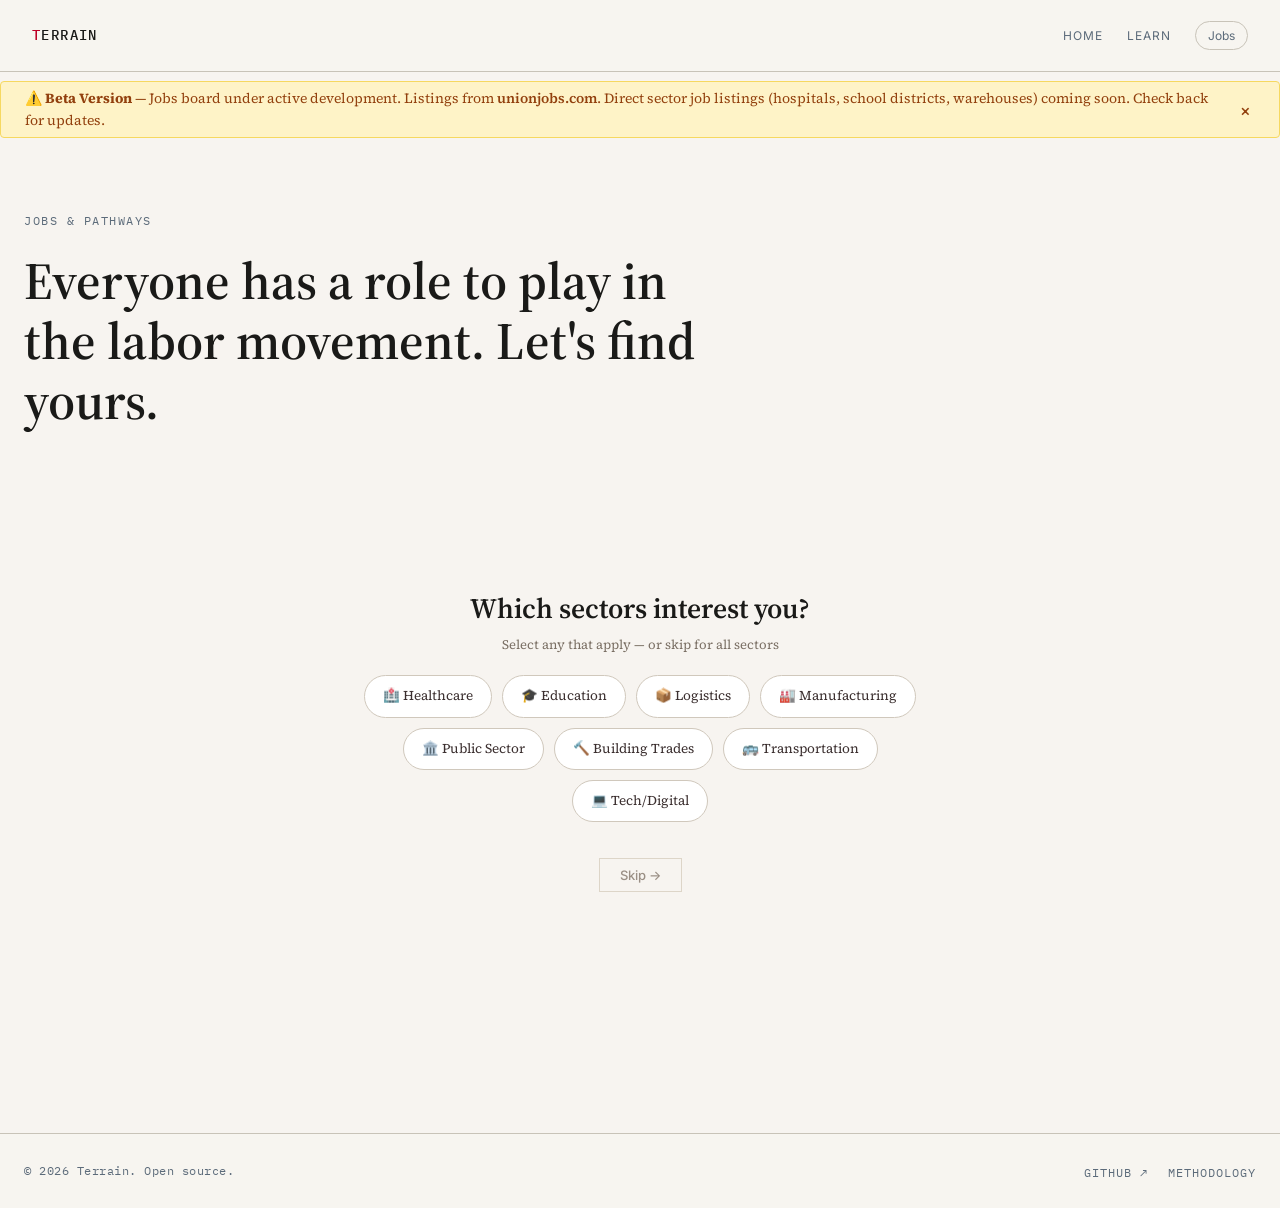
<file: output/jobs.html>
<!DOCTYPE html>
<html lang="en">
<head>
<meta charset="UTF-8">
<meta name="viewport" content="width=device-width, initial-scale=1.0">
<title>Find Your Role in the Labor Movement</title>
<link rel="preconnect" href="https://fonts.googleapis.com">
<link href="https://fonts.googleapis.com/css2?family=Playfair+Display:wght@600;700&family=Inter:wght@400;500;600&display=swap" rel="stylesheet">
<link rel="stylesheet" href="terrain.css">
<style>
/* === TERRAIN OVERRIDES === */
body {
  font-family: var(--font-body) !important;
  background: #f7f4f0 !important;
  color: #1a1a1a !important;
}

#header, #top-nav { display: none !important; }

.job-card {
  background: #ffffff !important;
  border: 1px solid #e0d8d0 !important;
  border-radius: 8px !important;
  box-shadow: 0 2px 8px rgba(0,0,0,0.06) !important;
}
.job-card:hover {
  box-shadow: none !important;
  border-color: #bd0026 !important;
}

.grade-green { background: #bd0026 !important; color: #fff !important; }
.grade-orange { background: #fd8d3c !important; color: #1a1a1a !important; }
.grade-amber  { background: #fecc5c !important; color: #1a1a1a !important; }

#terrain-panel {
  background: #ffffff !important;
  border-left: 1px solid #e0d8d0 !important;
}

.quiz-card {
  background: #ffffff !important;
  border: 1px solid #e0d8d0 !important;
  border-radius: 8px !important;
}
.quiz-card.selected {
  border-color: #bd0026 !important;
  background: #fff1f1 !important;
}

.apply-btn {
  background: #bd0026 !important;
  color: #fff !important;
  border: none !important;
  border-radius: 8px !important;
}
.apply-btn:hover {
  background: #8b0019 !important;
}
.qdot.active { background: #bd0026 !important; transform: scale(1.25) !important; }
/* === END TERRAIN OVERRIDES === */

.jobs-topnav {
  position: fixed;
  top: 0;
  left: 0;
  right: 0;
  height: var(--nav-height, 72px);
  display: flex;
  align-items: center;
  padding: 0 var(--space-8, 2rem);
  background: var(--color-bg, #F7F5F0);
  border-bottom: 1px solid var(--color-border, #C8C3B8);
  z-index: 1000;
}

.back-to-terrain {
  font-family: var(--font-ui, Inter, system-ui, sans-serif);
  font-size: 0.75rem;
  color: var(--color-text-muted, #5C6B7A);
  text-decoration: none;
  border: 1px solid var(--color-border, #C8C3B8);
  padding: 0.25rem 0.75rem;
  border-radius: 999px;
  transition: color 0.15s, border-color 0.15s;
}

.back-to-terrain:hover {
  color: var(--color-text, #1A1A18);
  border-color: var(--color-border-strong, #9E9890);
}

*, *::before, *::after { box-sizing: border-box; margin: 0; padding: 0; }
/* .terrain-topnav is position:fixed, so it's out of flow. Clear it ONCE here, on
   the first thing in the document, rather than on #page-wrap — the beta banner
   sits above #page-wrap and was rendering underneath the nav. */
body { font-family: 'Inter', system-ui, sans-serif; background: #FAF7F2; color: #2C2C2C; min-height: 100vh; padding-top: var(--nav-height); }

/* === BETA BANNER === */
#beta-banner {
  padding: 9px 0;
  background: transparent;
  position: relative; z-index: 50;
}
#beta-banner-inner {
  max-width: 1280px; margin: 0 auto; padding: 6px 24px;
  display: flex; align-items: center; gap: 10px;
  background: #FEF3C7; border: 1px solid #F6D860; border-radius: 4px;
  color: #92400E; font-family: var(--font-body); font-size: var(--text-sm); line-height: 1.55;
}
#beta-banner-inner span { flex: 1; }
#beta-close { background: none; border: none; color: #92400E; font-size: 16px; cursor: pointer; padding: 0 4px; line-height: 1; }

/* === HEADER === */
#header {
  padding: 14px 24px; background: #F0EBE3; border-bottom: 1px solid #DDD5C8;
  display: flex; align-items: center; gap: 16px;
}
#header-center { flex: 1; text-align: center; }
#header h1 {
  font-family: 'Playfair Display', Georgia, serif; font-size: 18px;
  font-weight: 700; color: #2C2C2C; letter-spacing: -0.01em;
}
#header .subtitle { font-size: 11px; color: #7A6F64; margin-top: 2px; }
.nav-link {
  font-size: 11.5px; color: #7A6F64; text-decoration: none;
  padding: 5px 10px; border: 1px solid #C8BFB5; border-radius: 5px;
  background: #FAF7F2; transition: all 0.12s; white-space: nowrap; display: inline-block;
}
.nav-link:hover { color: #2C2C2C; border-color: #A09385; }

/* === TOP NAV TABS === */
#top-nav { display: flex; background: #F0EBE3; border-bottom: 1px solid #DDD5C8; }
.top-nav-tab {
  padding: 10px 20px; font-size: 12px; font-weight: 500; color: #7A6F64;
  border-bottom: 2px solid transparent; text-decoration: none; white-space: nowrap;
  transition: all 0.12s; display: inline-block;
}
.top-nav-tab:hover { color: #2C2C2C; }
.top-nav-tab.active { color: #2C2C2C; border-bottom-color: #bd0026; }

/* === PAGE WRAP === */
/* Top padding is plain spacing now — body clears the fixed nav (see above). */
#page-wrap { max-width: 1280px; margin: 0 auto; padding: var(--space-6) var(--space-6) 80px; }

/* === PAGE INTRO === */
#page-intro {
  max-width: 680px; margin: 0; padding: var(--space-10) 0 var(--space-8); text-align: left;
}
#page-intro .page-intro__eyebrow {
  display: block; margin-bottom: var(--space-5);
  font-family: var(--font-mono); font-size: var(--text-xs);
  letter-spacing: 1.5px; text-transform: uppercase; color: var(--color-text-muted);
}
#page-intro p {
  font-family: var(--font-serif); font-size: clamp(32px, 5vw, 52px);
  font-weight: 600; line-height: 1.15; color: var(--color-text); margin-bottom: 0;
}

/* === INTAKE QUIZ === */
#intake-wizard { padding: 0 0 var(--space-8); max-width: 100%; }

#quiz-nav {
  display: flex; align-items: center; justify-content: space-between;
  gap: 12px; padding: var(--space-4) 0 var(--space-6);
  border-bottom: 1px solid var(--color-border);
  margin-bottom: var(--space-4);
}
.qdots { justify-content: center; flex: 1; }
/* #quiz-experience-disabled removed — experience filter now active */
#quiz-back-btn {
  font-size: 12px; color: #7A6F64;
  background: none; border: 1px solid #DDD5C8; cursor: pointer; padding: 5px 12px;
  border-radius: 20px; transition: all 0.12s; font-family: 'Inter', system-ui, sans-serif;
}
#quiz-back-btn:hover { color: #2C2C2C; border-color: #A09385; background: #F5F0E8; }
#quiz-skip-btn {
  font-size: 12px; color: #7A6F64;
  background: none; border: 1px solid #DDD5C8; cursor: pointer; padding: 5px 12px;
  border-radius: 20px; transition: all 0.12s; font-family: 'Inter', system-ui, sans-serif;
}
#quiz-skip-btn:hover { color: #2C2C2C; border-color: #A09385; background: #F5F0E8; }
.qdots { display: flex; gap: 6px; align-items: center; }
.qdot { width: 7px; height: 7px; border-radius: 50%; background: #DDD5C8; transition: background 0.25s, transform 0.25s; }
.qdot.active { background: #bd0026; transform: scale(1.2); }

#quiz-scroll-area {
  overflow-y: scroll;
  scroll-snap-type: y mandatory;
  height: 62vh;
  min-height: 320px;
  position: relative;
  scrollbar-width: none;
}
#quiz-scroll-area::-webkit-scrollbar { display: none; }

.quiz-step {
  display: flex; flex-direction: column; align-items: center; justify-content: center;
  scroll-snap-align: start;
  min-height: 62vh;
  padding: 32px 24px;
  box-sizing: border-box;
  opacity: 0.18;
  pointer-events: none;
  transition: opacity 0.4s ease;
}
.quiz-step.active { opacity: 1; pointer-events: auto; }
.quiz-step.answered { opacity: 0.38; pointer-events: auto; }
.quiz-step.answered.scroll-active { opacity: 1; }
.quiz-step.bypassed { display: none; }

.quiz-q {
  text-align: left; font-family: var(--font-serif);
  font-size: clamp(1.4rem, 2.8vw, 1.75rem); font-weight: 600; color: var(--color-text);
  margin-bottom: var(--space-6); line-height: 1.25;
}
#qstep-path .quiz-q {
  text-align: left; font-family: var(--font-body);
  font-size: var(--text-base); font-weight: 400;
  color: var(--color-text-secondary); line-height: 1.65;
  margin-bottom: var(--space-6);
}

.quiz-cards-row { display: grid; grid-template-columns: 1fr 1fr; gap: var(--space-6); }
.quiz-cards-row.three-col { grid-template-columns: 1fr 1fr 1fr; }
.quiz-cards-row.four-col { grid-template-columns: repeat(4, 1fr); }

/* Location step: center the 2-card row and form */
#qstep-location .quiz-cards-row { max-width: 760px; margin-left: auto; margin-right: auto; }
#qstep-location .quiz-q { text-align: center; }
#qstep-experience .quiz-q { text-align: center; }
.exp-pill-row { display: flex; flex-wrap: wrap; gap: 8px; justify-content: center; margin: 20px 0 12px; }
.exp-pill {
  padding: 8px 20px; border-radius: 999px; border: 1.5px solid var(--color-border);
  background: #fff; cursor: pointer; font-size: 14px; font-weight: 500; color: #3a3028;
  transition: border-color 0.12s, background 0.12s, color 0.12s;
  white-space: nowrap;
}
.exp-pill:hover { border-color: #bd0026; color: #bd0026; background: #fff7f7; }
.exp-pill.selected { border-color: #bd0026; background: #fff1f1; color: #bd0026; }
.exp-pill-desc {
  min-height: 36px; text-align: center; font-size: 13px; color: #7A6F64;
  margin: 0 0 20px; transition: opacity 0.1s;
}
.radius-row { justify-content: center; }

.quiz-card {
  background: #fff; border: 1px solid var(--color-border); border-radius: 8px;
  padding: var(--space-8) var(--space-8); cursor: pointer;
  transition: border-color 0.15s, background 0.15s, box-shadow 0.15s;
  display: flex; flex-direction: column; align-items: flex-start; text-align: left;
  gap: 10px; user-select: none; box-shadow: var(--shadow-card);
}
.quiz-card:hover { border-color: var(--color-border-strong); box-shadow: var(--shadow-card-hover); }
.quiz-card.selected { border-color: #bd0026; background: #fff1f1; box-shadow: 0 4px 20px rgba(189,0,38,0.1); }

.qc-label {
  font-family: var(--font-serif); font-size: 18px;
  font-weight: 600; color: var(--color-text); line-height: 1.2;
}
.qc-sub { font-family: var(--font-body); font-size: var(--text-sm); color: var(--color-text-secondary); line-height: 1.6; }
.qc-tag {
  display: inline-block; font-size: 10.5px; font-weight: 700;
  padding: 4px 14px; border-radius: 20px; letter-spacing: 0.03em; margin-top: 2px;
}

/* Location local opts */
#quiz-local-opts {
  margin-top: 24px; max-width: 480px; margin-left: auto; margin-right: auto; text-align: center;
}
.quiz-local-label { font-size: 13px; color: #7A6F64; font-weight: 500; margin-bottom: 10px; }
#quiz-state-sel {
  width: 100%; background: #fff; border: 1.5px solid var(--color-border); color: #2C2C2C;
  border-radius: 999px; padding: 9px 18px; font-size: 14px;
  font-family: 'Inter', system-ui, sans-serif; margin-bottom: 16px; cursor: pointer;
  appearance: none; text-align: center;
}
#quiz-state-sel:focus { outline: none; border-color: #bd0026; }
.radius-row { display: flex; align-items: center; justify-content: center; gap: 8px; flex-wrap: wrap; margin-bottom: 20px; }
.radius-row-label { font-size: 13px; color: #7A6F64; font-weight: 500; white-space: nowrap; }
.rpill {
  padding: 8px 20px; border: 1.5px solid var(--color-border); border-radius: 999px;
  font-size: 14px; font-weight: 500; color: #3a3028; cursor: pointer; background: #fff;
  transition: border-color 0.12s, background 0.12s, color 0.12s; user-select: none;
}
.rpill:hover { border-color: #bd0026; color: #bd0026; background: #fff7f7; }
.rpill.active { border-color: #bd0026; background: #fff1f1; color: #bd0026; }
.quiz-cta {
  padding: 8px 28px; border: 1.5px solid #DDD5C8; border-radius: 999px;
  background: #fff; color: #9A8F85; font-size: 13px; font-weight: 500; cursor: pointer;
  font-family: 'Inter', system-ui, sans-serif; transition: border-color 0.12s, color 0.12s, background 0.12s;
}
.quiz-cta:hover { border-color: #bd0026; color: #bd0026; background: #fff7f7; }

@media (max-width: 600px) {
  .quiz-cards-row.three-col, .quiz-cards-row.four-col { grid-template-columns: 1fr 1fr; }
  .quiz-q { font-size: 1.15rem; }
}

@media (max-width: 480px) {
  .quiz-cards-row, .quiz-cards-row.three-col, .quiz-cards-row.four-col { grid-template-columns: 1fr; }
  .entry-card { padding: var(--space-4); }
  .entry-card__icon { margin-bottom: var(--space-3); }
  .entry-card__heading { font-size: var(--text-lg); }
  .entry-card__body { font-size: var(--text-sm); margin-bottom: var(--space-4); }
  #page-wrap { padding: 0 var(--space-4) 60px; }

  /* Remove scroll-snap on mobile — quiz becomes a normal scrolling form */
  #quiz-scroll-area {
    height: auto;
    min-height: 0;
    overflow-y: visible;
    scroll-snap-type: none;
  }
  .quiz-step {
    min-height: 0;
    padding: var(--space-6) 0;
    scroll-snap-align: none;
    align-items: center;
  }
  .quiz-q { font-size: 1.1rem; text-align: center; }
  #qstep-path .quiz-q { text-align: center; }
  .exp-pill { font-size: 13px; padding: 7px 16px; }
}

/* === GUIDED NAV FOOTER === */
#guided-nav {
  margin-top: 60px; padding: 28px 0 0;
  border-top: 1px solid #DDD5C8; text-align: center;
}
.gn-label {
  font-size: 10px; font-weight: 700; letter-spacing: 0.12em; text-transform: uppercase;
  color: #A09385; margin-bottom: 14px;
}
.gn-cards {
  display: flex; gap: 12px; justify-content: center; flex-wrap: wrap;
}
.gn-card {
  display: flex; flex-direction: column; align-items: flex-start;
  background: #fff; border: 1px solid #DDD5C8; border-radius: 9px;
  padding: 14px 18px; text-decoration: none; min-width: 200px; max-width: 260px;
  transition: border-color 0.15s, box-shadow 0.15s; text-align: left;
}
.gn-card:hover { border-color: #bd0026; box-shadow: 0 2px 12px rgba(189,0,38,0.08); }
.gn-card-step {
  font-size: 9px; font-weight: 700; letter-spacing: 0.14em; text-transform: uppercase;
  color: #bd0026; margin-bottom: 4px;
}
.gn-card-title {
  font-family: 'Playfair Display', Georgia, serif; font-size: 14px;
  font-weight: 700; color: #2C2C2C; margin-bottom: 4px; line-height: 1.3;
}
.gn-card-desc { font-size: 11.5px; color: #7A6F64; line-height: 1.5; }
.gn-card-arrow { font-size: 12px; color: #bd0026; margin-top: 10px; }
#intake-cards { display: grid; grid-template-columns: 1fr 1fr; gap: 20px; margin-bottom: 18px; }

.path-card {
  background: #fff; border: 1px solid var(--color-border); border-radius: 8px;
  padding: 32px 28px; cursor: pointer;
  transition: border-color 0.15s, background 0.15s, opacity 0.15s, box-shadow 0.15s;
  display: flex; flex-direction: column; align-items: center; text-align: center;
  gap: 12px; min-height: 220px; user-select: none; box-shadow: var(--shadow-card);
}
.path-card:hover { border-color: var(--color-border-strong); box-shadow: var(--shadow-card-hover); }
.path-card.selected { border-color: #bd0026; background: #fff1f1; box-shadow: 0 4px 20px rgba(189,0,38,0.1); }
.path-card.dimmed { opacity: 0.48; }
.path-card-icon { flex-shrink: 0; }
.path-card-label {
  font-family: 'Playfair Display', Georgia, serif; font-size: 22px;
  font-weight: 700; color: #2C2C2C; line-height: 1.2;
}
.path-card-sub { font-size: 13px; color: #7A6F64; line-height: 1.55; flex: 1; }
.path-card-tag {
  display: inline-block; font-size: 10.5px; font-weight: 700;
  padding: 4px 14px; border-radius: 20px; letter-spacing: 0.03em; margin-top: 4px;
}
.tag-mcalevey { background: rgba(245,200,66,0.2); color: #7A5A00; border: 1px solid rgba(196,160,32,0.4); }
.tag-staff { background: rgba(74,127,193,0.12); color: #2e5e9a; border: 1px solid rgba(74,127,193,0.3); }

#intake-prompt {
  text-align: center; font-size: 12.5px; color: #A09385; font-style: italic; padding: 6px;
  transition: opacity 0.2s;
}

/* === FILTER BAR === */
#filter-bar {
  background: var(--color-bg-subtle); border: 1px solid var(--color-border); border-radius: var(--radius-md);
  padding: 10px 16px; display: flex; align-items: center; gap: 12px;
  flex-wrap: wrap; margin-bottom: 24px;
}
#filter-bar.hidden { display: none; }
#filter-left { display: flex; align-items: center; gap: 7px; flex-wrap: wrap; flex: 1; }
#filter-right { display: flex; align-items: center; gap: 7px; flex-wrap: wrap; }
.filter-divider { width: 1px; height: 20px; background: #C8BFB5; flex-shrink: 0; }
.filter-label { font-size: 10.5px; color: #7A6F64; font-weight: 500; white-space: nowrap; }

.toggle-pill {
  display: inline-flex; align-items: center; gap: 5px;
  padding: 5px 14px; border: 1px solid var(--color-border-strong); border-radius: 20px;
  background: var(--color-bg-card); color: var(--color-text-secondary); font-size: var(--text-xs);
  font-family: var(--font-mono); letter-spacing: 0.5px; cursor: pointer;
  transition: all 0.12s; white-space: nowrap; user-select: none;
}
.toggle-pill:hover { border-color: var(--color-accent); color: var(--color-text); }
.toggle-pill.active { background: #bd0026; border-color: #bd0026; color: #fff; }

.filter-pill { position: relative; display: inline-block; }
.filter-pill-btn {
  display: inline-flex; align-items: center; gap: 6px;
  padding: 5px 14px; border: 1px solid var(--color-border-strong); border-radius: 20px;
  background: var(--color-bg-card); color: var(--color-text-secondary); font-size: var(--text-xs);
  font-family: var(--font-mono); letter-spacing: 0.5px; cursor: pointer;
  transition: all 0.12s; white-space: nowrap; user-select: none;
}
.filter-pill-btn:hover { border-color: var(--color-accent); color: var(--color-text); }
.filter-pill-btn.has-value { border-color: #bd0026; color: #bd0026; background: #fff1f1; }
.filter-pill-btn .caret { font-size: 8px; }

.filter-dropdown {
  position: absolute; top: calc(100% + 6px); left: 0; right: auto;
  background: #FAF7F2; border: 1px solid #DDD5C8; border-radius: 8px;
  box-shadow: 0 4px 20px rgba(44,34,24,0.12); z-index: 300;
  min-width: 180px; overflow: hidden; display: none;
}
.filter-dropdown.right-align { left: auto; right: 0; }
.filter-dropdown.open { display: block; }

.dd-option {
  padding: 9px 14px; font-size: 12px; color: #2C2C2C; cursor: pointer;
  transition: background 0.1s; display: flex; align-items: center; gap: 8px;
}
.dd-option:hover { background: #F5F0E8; }
.dd-option.selected { background: #fff1f1; color: #8b0019; font-weight: 500; }
.dd-option .chk { font-size: 10px; color: #bd0026; width: 12px; text-align: center; }
.dd-divider { height: 1px; background: #EDE7DF; margin: 3px 0; }

.sector-grid { padding: 10px 12px; display: flex; flex-wrap: wrap; gap: 5px; }
.sector-opt {
  padding: 4px 10px; border: 1px solid #C8BFB5; border-radius: 20px;
  font-size: 11px; color: #7A6F64; cursor: pointer; background: #FAF7F2;
  transition: all 0.1s; user-select: none;
}
.sector-opt:hover { border-color: #A09385; color: #2C2C2C; }
.sector-opt.selected { background: #bd0026; border-color: #bd0026; color: #fff; }

#state-select-wrap { padding: 6px 12px 10px; }
#state-select {
  width: 100%; background: #FAF7F2; border: 1px solid #C8BFB5; color: #2C2C2C;
  border-radius: 5px; padding: 5px 8px; font-size: 12px;
  font-family: 'Inter', system-ui, sans-serif;
}
#state-select:focus { outline: none; border-color: #bd0026; }

/* === RESULTS SECTION — header above, then two columns below === */
#results-section { display: flex; flex-direction: column; gap: 0; }
#results-section.hidden { display: none; }

/* Full-width centered header above the columns */
#jobs-header-row {
  display: flex; flex-direction: column; align-items: center; justify-content: center;
  text-align: center;
  padding: var(--space-8) 0 var(--space-6);
  margin-bottom: 20px;
  border-bottom: 1px solid var(--color-border);
}
#jobs-header-row h2 {
  font-family: var(--font-serif); font-size: clamp(26px, 4vw, 34px);
  font-weight: 600; color: var(--color-text); line-height: 1.2;
}
.jobs-meta { font-size: 11px; color: #A09385; margin-top: 6px; }

/* Two-column row: jobs (left) + terrain panel (right) */
#results-cols { display: flex; gap: 24px; align-items: flex-start; }

/* === JOBS PANEL (left ~58%) === */
#jobs-panel { flex: 58; min-width: 0; }
#sort-tabs { display: flex; border: 1px solid var(--color-border); border-radius: var(--radius-md); overflow: hidden; }
.sort-tab {
  padding: 7px 14px; font-size: var(--text-xs); font-family: var(--font-mono); letter-spacing: 0.5px;
  cursor: pointer; color: var(--color-text-secondary); border-right: 1px solid var(--color-border);
  transition: all 0.12s; user-select: none; white-space: nowrap; background: var(--color-bg-subtle);
}
.sort-tab:last-child { border-right: none; }
.sort-tab:hover { background: var(--color-bg-card); color: var(--color-text); }
.sort-tab.active { background: #bd0026; color: #fff; }

.info-banner {
  background: var(--color-banner-info-bg); border-left: 3px solid var(--color-banner-info-border);
  border-radius: var(--radius-sm); padding: 12px 16px; font-family: var(--font-body); font-size: var(--text-sm); color: var(--color-text-secondary);
  line-height: 1.6; margin-bottom: 12px;
}
.salting-banner {
  background: var(--color-banner-warning-bg); border-left: 3px solid var(--color-banner-warning-border);
  border-radius: var(--radius-sm); padding: 12px 16px; font-family: var(--font-body); font-size: var(--text-sm); color: var(--color-text-secondary);
  line-height: 1.6; margin-bottom: 12px;
}

#entry-banner {
  background: var(--color-banner-info-bg); border-left: 3px solid var(--color-banner-info-border);
  border-radius: var(--radius-sm); padding: 12px 16px; font-family: var(--font-body); font-size: var(--text-sm); color: var(--color-text-secondary);
  line-height: 1.6; margin-bottom: 12px; display: flex; align-items: center; gap: 10px;
}
#entry-banner a { color: var(--color-text-secondary); font-weight: 600; text-decoration: underline; }
#entry-banner a:hover { color: var(--color-text); }

#jobs-list { display: flex; flex-direction: column; gap: 10px; }
#jobs-empty {
  text-align: center; padding: 52px 20px; color: #7A6F64; font-size: 13px;
  border: 1px dashed #DDD5C8; border-radius: 9px; display: none;
}

/* === JOB CARD === */
.job-card {
  background: #fff; border: 1px solid #DDD5C8; border-radius: 9px;
  padding: 14px 16px; cursor: pointer; transition: border-color 0.15s, box-shadow 0.15s;
}
.job-card:hover { border-color: #bd0026; box-shadow: 0 2px 12px rgba(189,0,38,0.08); }
.job-card.highlighted { border-left: 3px solid #bd0026; background: #fff1f1; }

.jc-title { font-family: var(--font-serif); font-size: 16px; font-weight: 600; color: var(--color-text); margin-bottom: 3px; line-height: 1.3; }
.jc-org { font-family: var(--font-body); font-size: var(--text-sm); color: var(--color-text-secondary); margin-bottom: 3px; }
.jc-location { font-family: var(--font-mono); font-size: var(--text-xs); letter-spacing: 0.5px; color: var(--color-text-muted); margin-bottom: 10px; }

.jc-badges { display: flex; flex-wrap: wrap; gap: 5px; margin-bottom: 10px; }
.badge {
  display: inline-block; padding: 2px 9px; border-radius: 4px;
  font-size: 10px; font-weight: 600; font-family: 'Inter', system-ui, sans-serif; white-space: nowrap;
}
.badge-sector { background: #F0EBE3; color: #5A5050; border: 1px solid #DDD5C8; }
.badge-role-staff { background: rgba(74,127,193,0.14); color: #2e5e9a; border: 1px solid rgba(74,127,193,0.3); }
.badge-role-career { background: rgba(58,140,92,0.14); color: #256647; border: 1px solid rgba(58,140,92,0.3); }
.badge-role-apprenticeship { background: rgba(120,80,180,0.12); color: #5A2A9A; border: 1px solid rgba(120,80,180,0.25); }
.badge-role-union { background: #EDE7DF; color: #7A6F64; border: 1px solid #C8BFB5; }
.badge-int-a { background: rgba(245,200,66,0.2); color: #7A5A00; border: 1px solid rgba(196,160,32,0.4); }
.badge-int-b { background: rgba(189,0,38,0.15); color: #8B3A00; border: 1px solid rgba(189,0,38,0.4); }
.badge-int-c { background: rgba(196,81,42,0.15); color: #7A2000; border: 1px solid rgba(196,81,42,0.4); }
.badge-mcalevey { background: rgba(245,200,66,0.18); color: #7A5A00; border: 1px solid rgba(196,160,32,0.35); }
.badge-swing { background: rgba(180,40,40,0.08); color: #8B1A1A; border: 1px solid rgba(180,40,40,0.22); }
.badge-research-note { background: rgba(100,100,100,0.08); color: #5A5050; border: 1px solid #C8BFB5; cursor: help; }
.badge-low-conf { background: rgba(220,160,0,0.10); color: #7a5a00; border: 1px solid rgba(200,140,0,0.28); font-size: 10px; cursor: help; }
.badge-loc-unknown { background: rgba(160,140,120,0.10); color: #7A6F64; border: 1px solid rgba(160,140,120,0.30); font-size: 10px; }

/* Experience level badges */
.badge-exp-staff { background: #F0EBE3; color: #6A5F56; border: 1px solid #C8BFB5; }
.badge-exp-1 { background: rgba(38,140,72,0.12); color: #1a5c2e; border: 1px solid rgba(38,140,72,0.28); }
.badge-exp-2 { background: rgba(74,127,193,0.14); color: #2e5e9a; border: 1px solid rgba(74,127,193,0.30); }
.badge-exp-3 { background: rgba(200,120,0,0.13); color: #7a4800; border: 1px solid rgba(200,120,0,0.28); }
.badge-exp-4 { background: rgba(100,60,180,0.12); color: #4a2080; border: 1px solid rgba(100,60,180,0.25); }

.jc-impact-row {
  display: flex; align-items: center; gap: 8px; margin-bottom: 10px;
  font-size: 10px; color: #7A6F64;
}
.jc-impact-label { width: 90px; flex-shrink: 0; }
.jc-impact-track { flex: 1; height: 4px; background: #DDD5C8; border-radius: 2px; overflow: hidden; }
.jc-impact-fill { height: 100%; border-radius: 2px; background: #bd0026; }
.jc-impact-val { width: 36px; text-align: right; font-weight: 600; color: #2C2C2C; font-size: 10.5px; }

.jc-footer { display: flex; align-items: center; justify-content: space-between; margin-top: 2px; }
.jc-salary { font-size: 12px; font-weight: 500; color: #2A6A40; }
.jc-salary-null { font-size: 12px; color: #C8BFB5; }
.apply-btn {
  display: inline-flex; align-items: center; gap: 5px;
  padding: 6px 14px; background: #bd0026; border: 1px solid #bd0026;
  border-radius: var(--radius-md); color: #fff; font-size: var(--text-xs);
  font-family: var(--font-mono); letter-spacing: 0.5px; font-weight: 500;
  text-decoration: none; transition: background 0.12s; cursor: pointer; white-space: nowrap;
}
.apply-btn:hover { background: #8b0019; border-color: #8b0019; }
.apply-btn.disabled {
  background: #EDE7DF; border-color: #C8BFB5; color: #A09385; cursor: default;
  pointer-events: none;
}

/* Skeleton */
.skeleton-card {
  background: #fff; border: 1px solid #DDD5C8; border-radius: 9px;
  padding: 16px; display: flex; flex-direction: column; gap: 9px;
}
.skel {
  border-radius: 3px;
  background: linear-gradient(90deg, #EDE7DF 0%, #F5F0E8 50%, #EDE7DF 100%);
  background-size: 200% 100%; animation: shimmer 1.5s ease-in-out infinite;
}
@keyframes shimmer { 0%{background-position:200% 0} 100%{background-position:-200% 0} }

#load-more-wrapper { text-align: center; padding: 22px 0 0; }
#load-more-btn {
  padding: 9px 28px; background: #F0EBE3; border: 1px solid #DDD5C8;
  border-radius: 6px; font-size: 12.5px; font-family: 'Inter', system-ui, sans-serif;
  color: #5A5050; cursor: pointer; transition: all 0.12s;
}
#load-more-btn:hover { background: #EDE7DF; color: #2C2C2C; }

/* === TERRAIN PANEL (right ~42%, sticky) === */
#terrain-panel {
  flex: 42; min-width: 0;
  position: sticky; top: 16px;
  max-height: calc(100vh - 90px); overflow-y: auto; overflow-x: hidden;
  border: 1px solid #DDD5C8; border-radius: 10px; background: #fff;
}
#terrain-panel::-webkit-scrollbar { width: 5px; }
#terrain-panel::-webkit-scrollbar-track { background: transparent; }
#terrain-panel::-webkit-scrollbar-thumb { background: #DDD5C8; border-radius: 3px; }

.tp-section { padding: 14px 16px; border-bottom: 1px solid #EDE7DF; }
.tp-section:last-of-type { border-bottom: none; }

.tp-section-eyebrow {
  font-family: var(--font-mono); font-size: var(--text-xs); font-weight: 500; letter-spacing: 1.5px; text-transform: uppercase;
  color: var(--color-text-muted); margin-bottom: 6px;
}
.tp-section-title {
  font-family: var(--font-serif); font-size: 15px;
  font-weight: 600; color: var(--color-text); margin-bottom: 12px;
}

/* MSA rows */
.msa-row {
  display: flex; align-items: center; gap: 8px; padding: 8px 0;
  border-bottom: 1px solid #EDE7DF;
}
.msa-row:last-child { border-bottom: none; }
.msa-row.msa-highlighted {
  border-left: 3px solid #bd0026; padding-left: 8px;
  background: rgba(245,200,66,0.07); margin: 0 -8px; padding-right: 8px;
}
.msa-info { flex: 1; min-width: 0; }
.msa-name { font-size: 12px; font-weight: 600; color: #2C2C2C; line-height: 1.3; }
.msa-states-label { font-size: 9.5px; color: #A09385; }
.msa-score-wrap { display: flex; align-items: center; gap: 6px; flex-shrink: 0; }
.msa-bar-track { width: 52px; height: 3px; background: #DDD5C8; border-radius: 2px; overflow: hidden; }
.msa-bar-fill { height: 100%; background: #bd0026; border-radius: 2px; }
.msa-score-val { font-size: 10.5px; font-weight: 600; color: #2C2C2C; width: 22px; text-align: right; }
.msa-badges-wrap { display: flex; gap: 3px; align-items: center; }

.skel-msa { display: flex; align-items: center; gap: 8px; padding: 9px 0; border-bottom: 1px solid #EDE7DF; }
.skel-msa:last-child { border-bottom: none; }

/* What to Look For callout */
.tp-callout {
  background: #F5F0E8; border: 1px solid #DDD5C8; border-left: 3px solid #bd0026;
  border-radius: 0 7px 7px 0; padding: 11px 13px; margin-bottom: 9px;
}
.tp-callout:last-child { margin-bottom: 0; }
.tp-callout-eyebrow {
  font-size: 8.5px; font-weight: 700; letter-spacing: 0.14em;
  text-transform: uppercase; color: #bd0026; margin-bottom: 6px;
}
.tp-callout p { font-size: 12px; color: #4A4540; line-height: 1.7; }
.tp-callout p strong { font-weight: 600; color: #2C2C2C; }
.tp-callout-source {
  margin-top: 7px; font-family: var(--font-mono); font-size: 9.5px;
  color: var(--color-text-muted); letter-spacing: 0.04em;
}
.tp-callout-source a { color: var(--color-text-muted); text-decoration: underline; }
.tp-callout-source a:hover { color: var(--color-text-secondary); }

/* Union type guide */
.union-type-row {
  display: flex; gap: 10px; align-items: flex-start;
  padding: 8px 0; border-bottom: 1px solid #EDE7DF;
}
.union-type-row:last-child { border-bottom: none; }
.union-type-badge-wrap { flex-shrink: 0; padding-top: 1px; }
.union-type-info {}
.union-type-name { font-size: 12px; font-weight: 600; color: #2C2C2C; margin-bottom: 2px; }
.union-type-desc { font-size: 11px; color: #7A6F64; line-height: 1.55; }
.union-type-tag { font-size: 9.5px; color: #A09385; margin-top: 2px; font-style: italic; }

.tp-footer-strip {
  padding: 12px 16px; background: #F8F4EE;
  font-size: 10.5px; color: #A09385; line-height: 1.55;
}
.tp-footer-strip a { color: #bd0026; text-decoration: none; }
.tp-footer-strip a:hover { text-decoration: underline; }

/* === RF IMPACT GOALS PANEL === */
#rf-impact-goals { margin-bottom: 16px; }
.ig-panel { background: #fff; border: 1px solid #DDD5C8; border-radius: 10px; overflow: hidden; }
.ig-header { padding: 16px 18px 14px; border-bottom: 1px solid #EDE7DF; background: #F8F4EE; }
.ig-eyebrow { font-size: 9px; font-weight: 700; letter-spacing: 0.14em; text-transform: uppercase; color: #bd0026; margin-bottom: 5px; }
.ig-title { font-family: 'Playfair Display', Georgia, serif; font-size: 15px; font-weight: 700; color: #2C2C2C; line-height: 1.3; margin-bottom: 5px; }
.ig-sub { font-size: 12px; color: #7A6F64; line-height: 1.6; }
.ig-cards-grid { display: grid; grid-template-columns: repeat(3, 1fr); background: #EDE7DF; gap: 1px; }
.ig-card { background: #fff; padding: 13px 14px; cursor: pointer; transition: background 0.12s; }
.ig-card:hover { background: #FDFAF6; }
.ig-card.ig-active { background: #fff1f1; border-left: 2px solid #bd0026; }
.ig-card-name { font-size: 13px; font-weight: 600; color: #2C2C2C; line-height: 1.25; margin-bottom: 2px; }
.ig-card-states { font-size: 10px; color: #A09385; margin-bottom: 8px; }
.ig-score-row { display: flex; align-items: center; gap: 7px; margin-bottom: 7px; }
.ig-bar-track { flex: 1; height: 3px; background: #EDE7DF; border-radius: 2px; overflow: hidden; }
.ig-bar-fill { height: 100%; background: #bd0026; border-radius: 2px; }
.ig-score-val { font-size: 11px; font-weight: 700; color: #2C2C2C; min-width: 20px; text-align: right; }
.ig-card-badges { display: flex; gap: 4px; align-items: center; flex-wrap: wrap; }
.ig-card-note { font-size: 10.5px; color: #7A6F64; line-height: 1.45; margin-top: 6px; }
.ig-footer { padding: 10px 18px; background: #F8F4EE; border-top: 1px solid #EDE7DF; font-size: 11px; color: #9A8E85; line-height: 1.5; }
@media (max-width: 900px) { .ig-cards-grid { grid-template-columns: repeat(2, 1fr); } }
@media (max-width: 500px) { .ig-cards-grid { grid-template-columns: 1fr; } }

/* === GRADE BADGES === */
.grade-badge {
  display: inline-flex; align-items: center; justify-content: center;
  padding: 3px 11px; border-radius: 20px;
  font-size: 11.5px; font-weight: 700; color: #fff;
  font-family: 'Inter', system-ui, sans-serif; white-space: nowrap; line-height: 1.3;
}
.grade-badge-lg {
  padding: 4px 13px; font-size: 13px;
}
.grade-green  { background: #2d7a3a; }
.grade-orange { background: #c0572a; }
.grade-amber  { background: #b8860b; }
.grade-red    { background: #a0392a; }
.grade-gray   { background: #888; }

/* Grade table in detail panel */
.grade-table { width: 100%; border-collapse: collapse; margin-bottom: 6px; }
.grade-table tr { border-bottom: 1px solid #F0EAE2; }
.grade-table tr:last-child { border-bottom: none; }
.grade-table td { padding: 7px 4px; vertical-align: middle; font-size: 12px; color: #5A5050; }
.grade-table .gtd-name { color: #7A6F64; font-weight: 500; width: 90px; }
.grade-table .gtd-name-overall { color: #2C2C2C; font-weight: 700; width: 90px; }
.grade-table .gtd-badge { width: 64px; }
.grade-note { font-size: 10.5px; color: #9A8E85; font-style: italic; line-height: 1.5; margin-top: 2px; }

/* === UTILITIES === */
.hidden { display: none !important; }
hr.section-divider { border: none; border-top: 1px solid #DDD5C8; margin: 8px 0; }

/* Tips toggle — hidden on desktop, shown on mobile */
#tips-toggle { display: none; }

#tips-toggle-caret { transition: transform 0.2s; font-size: 14px; }
#tips-toggle[aria-expanded="true"] #tips-toggle-caret { transform: rotate(180deg); }
#terrain-panel.collapsed { display: none; }

@media (max-width: 800px) {
  #results-cols { flex-direction: column; }
  #jobs-panel { order: 1; }
  #terrain-panel {
    order: 3;
    position: static;
    max-height: none;
    overflow: visible;
    flex: none; width: 100%;
  }
  #tips-toggle {
    order: 2;
    display: flex; align-items: center; justify-content: space-between;
    width: 100%; background: #fff; border: 1px solid var(--color-border);
    border-radius: var(--radius-md); padding: 12px 16px;
    font-family: var(--font-mono); font-size: var(--text-xs); letter-spacing: 1.2px;
    text-transform: uppercase; color: var(--color-text-secondary);
    cursor: pointer; margin-bottom: 8px;
  }
  .tp-callout p { font-size: 13.5px; line-height: 1.75; }
  .tp-callout-eyebrow { font-size: 10px; }
  .tp-callout { padding: 14px 16px; margin-bottom: 12px; }
  .tp-callout-source { font-size: 11px; }
  .tp-section { padding: 16px; }
  #intake-cards { grid-template-columns: 1fr; }
  #header-left, #header-right { width: auto; }
  #header { flex-wrap: wrap; gap: 8px; }
  #header-center { text-align: left; order: -1; flex-basis: 100%; }
}

/* Sector selection step */
.quiz-q-sub { font-size: 13px; color: #7A6F64; text-align: left; margin: -16px 0 20px; }
.sectors-grid {
  display: flex; flex-wrap: wrap; gap: 10px; justify-content: center;
  max-width: 620px; margin: 0 auto 24px;
}
.sector-chip {
  padding: 9px 18px; border: 1.5px solid #D0C8BC; border-radius: 24px;
  font-size: 13.5px; cursor: pointer; background: #fff; color: #3B2F2F;
  transition: all 0.12s; user-select: none;
}
.sector-chip:hover { border-color: #bd0026; background: #fff1f1; }
.sector-chip.selected { background: #bd0026; border-color: #bd0026; color: #fff; }

/* Quiz Summary Bar — replaced by second definition below */

/* City autocomplete input */
#quiz-city-input {
  width: 100%; box-sizing: border-box; background: #fff;
  border: 1px solid #C8BFB5; color: #2C2C2C; border-radius: 6px;
  padding: 9px 12px; font-size: 14px; font-family: 'Inter', system-ui, sans-serif;
  margin-bottom: 0; transition: border-color 0.15s;
}
#quiz-city-input:focus { outline: none; border-color: #bd0026; }
#quiz-city-dropdown {
  display: none; position: absolute; top: 100%; left: 0; right: 0;
  background: #fff; border: 1px solid #C8BFB5; border-top: none;
  border-radius: 0 0 6px 6px; z-index: 100; max-height: 220px; overflow-y: auto;
  box-shadow: 0 4px 12px rgba(0,0,0,0.08);
}
.city-option {
  padding: 9px 12px; font-size: 13.5px; cursor: pointer;
  color: #2C2C2C; border-bottom: 1px solid #EDE8E2;
  display: flex; align-items: center; gap: 9px;
}
.city-option:last-child { border-bottom: none; }
.city-option:hover { background: #fff1f1; color: #2C2C2C; }
.city-option:hover .city-pin { color: #bd0026; }
.city-pin {
  flex-shrink: 0; width: 16px; height: 16px;
  color: #bd0026; transition: color 0.12s;
}

/* Active filter pills row */
#active-pills-row {
  display: none; background: #F8F4EE; border-bottom: 1px solid #DDD5C8; padding: 8px 24px;
}
#active-pills-inner {
  max-width: 1200px; margin: 0 auto; display: flex; align-items: center;
  gap: 7px; flex-wrap: wrap;
}
.ap-pill {
  display: inline-flex; align-items: center; background: #fff;
  border: 1px solid #C8BFB5; border-radius: 20px; font-size: 12px;
  color: #2C2C2C; white-space: nowrap; overflow: hidden;
  transition: border-color 0.12s;
}
.ap-pill:hover { border-color: #A09385; }
.ap-pill-label { padding: 5px 4px 5px 12px; cursor: pointer; transition: color 0.12s; }
.ap-pill-label:hover { color: #bd0026; }
.ap-pill-x {
  padding: 5px 10px 5px 0; cursor: pointer; color: #9A8E85;
  font-size: 14px; line-height: 1; transition: color 0.12s;
}
.ap-pill-x:hover { color: #C0392B; }
.ap-reset {
  background: none; border: 1px solid #C8BFB5; border-radius: 20px;
  padding: 5px 12px; font-size: 12px; color: #7A6F64; cursor: pointer;
  font-family: 'Inter', system-ui, sans-serif; transition: border-color 0.12s, color 0.12s;
  margin-left: 2px;
}
.ap-reset:hover { border-color: #A09385; color: #2C2C2C; }


/* Quiz Summary Bar — upgraded */
#quiz-summary-bar {
  display: none; background: #1E1A17; border-bottom: 3px solid #bd0026; padding: 0;
}
#quiz-summary-inner {
  max-width: 1200px; margin: 0 auto; display: flex; align-items: center;
  gap: 8px; flex-wrap: wrap; padding: 13px 24px;
}
.qs-label { font-size: 10px; color: rgba(255,255,255,0.38); text-transform: uppercase; letter-spacing: 0.1em; white-space: nowrap; margin-right: 4px; }
.qs-chip {
  background: rgba(255,255,255,0.09); border: 1px solid rgba(255,255,255,0.18); border-radius: 20px;
  padding: 6px 15px; font-size: 13px; color: rgba(255,255,255,0.85); cursor: pointer;
  display: inline-flex; align-items: center; gap: 5px; white-space: nowrap;
  transition: border-color 0.15s, background 0.15s, color 0.15s;
  font-family: 'Inter', system-ui, sans-serif;
}
.qs-chip::after { content: '✎'; font-size: 8.5px; opacity: 0.32; margin-left: 2px; }
.qs-chip:hover { background: rgba(189,0,38,0.28); border-color: rgba(189,0,38,0.8); color: #fff; }
.qs-chip:hover::after { opacity: 1; }
/* First summary chip (sectors, now the opening question) */
#qs-sectors {
  background: #bd0026; border-color: #bd0026; color: #fff;
  font-weight: 600; font-size: 13.5px; padding: 7px 18px;
}
#qs-sectors::after { content: ''; }
#qs-sectors:hover { background: #8b0019; border-color: #8b0019; }
.qs-retake {
  margin-left: auto; background: none; border: none; font-size: 12px;
  color: rgba(255,255,255,0.32); cursor: pointer; padding: 3px 0;
  font-family: 'Inter', system-ui, sans-serif; transition: color 0.12s;
}
.qs-retake:hover { color: rgba(255,255,255,0.75); }

/* Suppress legacy quiz summary bar and pills row (merged into tile row) */
#quiz-summary-bar { display: none !important; }
#active-pills-row { display: none !important; }

/* Quiz tile row */
#quiz-tile-row { background: var(--color-bg-card); border-bottom: 1px solid var(--color-border); display: none; }
#quiz-tile-inner {
  max-width: 1200px; margin: 0 auto; display: flex; align-items: center;
  gap: 8px; flex-wrap: wrap; padding: 10px 24px;
}
.qtile {
  position: relative; display: inline-flex; align-items: center; gap: 6px;
  background: var(--color-bg-card); border: 1px solid var(--color-border-strong); border-radius: 20px;
  padding: 7px 16px; font-size: var(--text-xs); color: var(--color-text-secondary); cursor: pointer;
  font-family: var(--font-mono); letter-spacing: 0.5px; white-space: nowrap;
  transition: border-color 0.15s, background 0.15s; user-select: none;
}
.qtile:hover { border-color: #bd0026; background: #fff1f1; color: var(--color-text); }
.qtile.qtile-open { border-color: #bd0026; background: #fff1f1; color: var(--color-text); }
.qtile-label { font-weight: 600; }
.qtile-caret { font-size: 9px; color: #9A8E85; }
.qtile-dropdown {
  display: none; position: absolute; top: calc(100% + 6px); left: 0;
  background: #fff; border: 1px solid #DDD5C8; border-radius: 8px;
  box-shadow: 0 4px 16px rgba(0,0,0,0.10); min-width: 190px; z-index: 200;
  padding: 5px 0;
}
.qtile-dropdown.open { display: block; }
.qtile-opt {
  padding: 9px 14px; font-size: 13px; color: #2C2C2C; cursor: pointer;
  display: flex; align-items: center; gap: 8px; transition: background 0.1s;
}
.qtile-opt:hover { background: #F8F4EE; }
.qtile-opt .chk { width: 14px; color: #bd0026; font-size: 12px; flex-shrink: 0; }
.qtile-opt.selected { color: #bd0026; font-weight: 600; }
.qtile-sector-chips { display: flex; flex-wrap: wrap; gap: 5px; padding: 10px; }
.qtile-sector-chip {
  padding: 5px 10px; border-radius: 12px; font-size: 12px; cursor: pointer;
  border: 1px solid #DDD5C8; background: #F8F4EE; color: #5A5050;
  transition: background 0.12s, border-color 0.12s;
}
.qtile-sector-chip.selected { background: #bd0026; border-color: #bd0026; color: #fff; }
.qtile-sector-clear {
  padding: 5px 10px 8px; font-size: 11px; color: #9A8E85; cursor: pointer;
  border-top: 1px solid #EDE7DF; text-align: center;
}
.qtile-sector-clear:hover { color: #bd0026; }
#qtile-state-wrap { padding: 6px 10px 8px; }
#qtile-state-wrap select {
  width: 100%; border: 1px solid #C8BFB5; border-radius: 5px;
  padding: 6px 8px; font-size: 12px; font-family: 'Inter', system-ui, sans-serif;
  background: #fff;
}
#qtile-city-wrap { padding: 6px 10px 10px; }
#tile-city-input {
  width: 100%; box-sizing: border-box; background: #fff;
  border: 1px solid #C8BFB5; color: #2C2C2C; border-radius: 6px;
  padding: 7px 10px; font-size: 13px; font-family: 'Inter', system-ui, sans-serif;
  transition: border-color 0.15s;
}
#tile-city-input:focus { outline: none; border-color: #bd0026; }
#tile-city-dropdown {
  display: none; position: absolute; left: 10px; right: 10px;
  background: #fff; border: 1px solid #C8BFB5; border-top: none;
  border-radius: 0 0 6px 6px; z-index: 200;
  box-shadow: 0 4px 12px rgba(0,0,0,0.08);
}
.tile-radius-row {
  display: flex; align-items: center; gap: 6px; margin-top: 8px;
}
.tile-radius-row label { font-size: 11px; color: #7A6F64; white-space: nowrap; }
#tile-radius-sel {
  flex: 1; border: 1px solid #C8BFB5; border-radius: 5px;
  padding: 4px 6px; font-size: 11px; font-family: 'Inter', system-ui, sans-serif;
  background: #fff; color: #2C2C2C;
}
.qtile-retake {
  margin-left: auto; background: none; border: none; font-size: 12px;
  color: #9A8E85; cursor: pointer; padding: 3px 6px;
  font-family: 'Inter', system-ui, sans-serif; transition: color 0.12s;
  white-space: nowrap;
}
.qtile-retake:hover { color: #bd0026; }

/* Show-me row */
#show-me-row {
  display: none; align-items: center; gap: 10px; padding: 12px 0 8px; flex-wrap: wrap;
}
.smt-label { font-size: 12px; color: #8A7E75; font-weight: 500; white-space: nowrap; }
#show-me-tabs { display: flex; gap: 4px; }
.smt-tab {
  padding: 5px 13px; border-radius: 5px; font-size: 12.5px; font-weight: 500;
  cursor: pointer; color: #5A5050; border: 1px solid transparent;
  transition: background 0.12s, color 0.12s, border-color 0.12s;
  font-family: 'Inter', system-ui, sans-serif;
}
.smt-tab:hover { background: #F0EAE2; }
.smt-tab.active { background: #bd0026; color: #fff; border-color: #bd0026; }
#show-me-staff-label { font-size: 12.5px; color: #5A5050; font-weight: 500; }

/* Job Detail Panel */
#terrain-guide, #job-detail-pane { transition: opacity 0.2s ease; }
#job-detail-pane { display: none; }
.jdp-back {
  display: inline-flex; align-items: center; gap: 5px; font-size: 12px;
  color: #8A7E75; cursor: pointer; border: none; background: none;
  padding: 14px 16px 8px; width: 100%; text-align: left;
}
.jdp-back:hover { color: #bd0026; }
.jdp-hero { padding: 0 16px 14px; border-bottom: 1px solid #EDE7DF; }
.jdp-hero-icon { font-size: 28px; margin-bottom: 6px; line-height: 1; }
.jdp-title { font-size: 16px; font-weight: 700; color: #2C2C2C; line-height: 1.3; margin-bottom: 3px; }
.jdp-org { font-size: 13px; color: #5A5050; margin-bottom: 3px; }
.jdp-loc { font-size: 12px; color: #8A7E75; }
.jdp-section { padding: 13px 16px; border-bottom: 1px solid #EDE7DF; }
.jdp-section:last-of-type { border-bottom: none; }
.jdp-eyebrow { font-size: 10px; text-transform: uppercase; letter-spacing: 0.07em; color: #9A8E85; margin-bottom: 8px; }
.jdp-score-row { display: flex; align-items: flex-start; gap: 14px; margin-bottom: 8px; }
.jdp-score-num { font-family: var(--font-serif); font-size: 36px; font-weight: 600; color: #bd0026; line-height: 1; min-width: 58px; flex-shrink: 0; }
.jdp-score-sub { font-size: 12px; color: #5A5050; line-height: 1.6; padding-top: 2px; }
.jdp-tips-callout { margin-top: 10px; background: #F5F0E8; border: 1px solid #DDD5C8; border-left: 3px solid #bd0026; border-radius: 0 6px 6px 0; padding: 10px 12px; }
.jdp-tips-eyebrow { font-size: 8.5px; font-weight: 700; letter-spacing: 0.14em; text-transform: uppercase; color: #bd0026; margin-bottom: 5px; }
.jdp-tips-callout p { font-size: 11.5px; color: #4A4540; line-height: 1.65; margin: 0; }
.jdp-tips-callout p strong { font-weight: 600; color: #2C2C2C; }
.jdp-tips-source { margin-top: 6px; font-family: var(--font-mono); font-size: 9px; color: var(--color-text-muted); letter-spacing: 0.04em; }
.jdp-track { height: 5px; background: #F0EAE2; border-radius: 3px; margin-bottom: 6px; }
.jdp-fill { height: 5px; background: linear-gradient(90deg,#bd0026,#8b0019); border-radius: 3px; }
.jdp-badge-block { margin-bottom: 9px; display: flex; align-items: flex-start; gap: 9px; }
.jdp-badge-block .badge { white-space: nowrap; flex-shrink: 0; }
.jdp-badge-desc { font-size: 12px; color: #5A5050; line-height: 1.5; }
.jdp-desc { font-size: 13px; color: #5A5050; line-height: 1.6; }
.jdp-salary { font-size: 15px; font-weight: 600; color: #2C2C2C; }
.jdp-salary-null { font-size: 13px; color: #8A7E75; font-style: italic; }
.jdp-apply {
  display: block; background: #2C2C2C; color: #fff; text-align: center;
  padding: 11px 20px; border-radius: 7px; font-size: 14px; font-weight: 600;
  text-decoration: none; margin: 14px 16px 16px; letter-spacing: 0.02em;
  transition: background 0.15s;
}
.jdp-apply:hover { background: #bd0026; }

/* ── JDP: 3-tier hierarchy redesign ── */
.jdp-title-playfair { font-family: var(--font-serif); font-size: 19px; font-weight: 700; color: #1a1a1a; line-height: 1.28; margin-bottom: 5px; }
.jdp-glance-strip { display: flex; flex-wrap: wrap; gap: 5px; padding: 10px 0 4px; }
.jdp-pill { font-family: var(--font-mono); font-size: 10px; font-weight: 500; letter-spacing: 0.03em; padding: 3px 8px; border-radius: 2px; white-space: nowrap; }
.jdp-pill-green  { background: rgba(38,140,72,0.11); color: #1a5c2e; border: 1px solid rgba(38,140,72,0.25); }
.jdp-pill-blue   { background: rgba(74,127,193,0.12); color: #2e5e9a; border: 1px solid rgba(74,127,193,0.28); }
.jdp-pill-neutral { background: #F0EBE3; color: #5A5050; border: 1px solid #DDD5C8; }
.jdp-pill-amber  { background: rgba(200,120,0,0.11); color: #7a4800; border: 1px solid rgba(200,120,0,0.25); }
.jdp-salary-block { padding: 8px 0 0; }
.jdp-salary-display { font-family: var(--font-mono); font-size: 16px; font-weight: 600; color: #1a1a1a; }
.jdp-salary-null-display { font-family: var(--font-mono); font-size: 11px; color: #9A8E85; font-style: italic; }
.jdp-quote-label { font-family: var(--font-mono); font-size: 9.5px; letter-spacing: 0.1em; text-transform: uppercase; color: #9A8E85; margin-bottom: 9px; }
.jdp-quote-block { border-left: 3px solid #bd0026; margin: 0 0 8px; padding: 6px 11px; background: #faf8f5; }
.jdp-quote-text { font-size: 12px; color: #4A4540; line-height: 1.62; font-style: italic; }
.jdp-svs-score { font-family: var(--font-mono); font-size: 24px; font-weight: 700; color: #bd0026; line-height: 1; }
.jdp-req-item { font-size: 12px; color: #4A4540; padding: 2px 0; line-height: 1.5; }
.jdp-req-pills { display: flex; flex-wrap: wrap; gap: 4px; margin: 4px 0; }
.jdp-req-tag { font-family: var(--font-mono); font-size: 10px; padding: 2px 7px; background: #F0EBE3; color: #5A5050; border: 1px solid #DDD5C8; border-radius: 2px; }
.jdp-collapse-trigger { display: flex; align-items: center; justify-content: space-between; cursor: pointer; user-select: none; padding: 11px 16px; border-bottom: 1px solid #EDE7DF; }
.jdp-collapse-trigger:hover { background: #faf8f5; }
.jdp-collapse-label { font-family: var(--font-mono); font-size: 10px; letter-spacing: 0.07em; text-transform: uppercase; color: #666; }
.jdp-chevron { font-size: 12px; color: #9A8E85; transition: transform 0.2s; display: inline-block; }
.jdp-chevron.open { transform: rotate(180deg); }
.jdp-collapse-body { display: none; padding: 12px 16px; border-bottom: 1px solid #EDE7DF; }
.jdp-collapse-body.open { display: block; }
.jdp-benefits-list { margin: 0; padding-left: 18px; font-size: 12px; color: #4A4540; line-height: 1.8; }
.jdp-apply-fixed { display: block; padding: 13px 16px; background: #1a1a1a; color: #fff; text-decoration: none; text-align: center; font-family: var(--font-mono); font-size: 12px; letter-spacing: 0.05em; font-weight: 600; transition: background 0.15s; }
.jdp-apply-fixed:hover { background: #bd0026; color: #fff; text-decoration: none; }

/* === ENTRY CARDS (match landing page) === */
.entry-card { display: flex; flex-direction: column; padding: var(--space-8); text-decoration: none; color: inherit; }
.entry-card:hover { text-decoration: none; color: inherit; }
.entry-card__icon { width: 20px; height: 20px; margin-bottom: var(--space-5); color: var(--color-accent); flex-shrink: 0; }
.entry-card__label { margin-bottom: var(--space-3); }
.entry-card__heading { font-family: var(--font-serif); font-size: var(--text-xl); font-weight: 600; color: var(--color-text); line-height: 1.25; margin-bottom: var(--space-4); }
.entry-card__body { font-family: var(--font-body); font-size: var(--text-base); color: var(--color-text-secondary); line-height: 1.65; flex: 1; margin-bottom: var(--space-6); }

.terrain-footer {
  border-top: 1px solid var(--color-border);
  padding: var(--space-6) 0;
}
.terrain-footer__inner {
  width: 100%;
  max-width: 1280px;
  margin: 0 auto;
  padding: 0 var(--space-6);
  display: flex;
  align-items: center;
  justify-content: space-between;
  gap: var(--space-6);
}
.terrain-footer__copy {
  font-family: var(--font-mono);
  font-size: var(--text-xs);
  color: var(--color-text-muted);
  letter-spacing: 0.5px;
}
.terrain-footer__links {
  display: flex;
  align-items: center;
  gap: var(--space-5);
  list-style: none;
  padding: 0;
  margin: 0;
}
.terrain-footer__links a {
  font-family: var(--font-mono);
  font-size: var(--text-xs);
  letter-spacing: 1px;
  text-transform: uppercase;
  color: var(--color-text-muted);
  text-decoration: none;
}
.terrain-footer__links a:hover {
  color: var(--color-text-secondary);
  text-decoration: none;
}

/* === ADMIN === */
#admin-banner {
  background: #1a1a2e; color: #e0e0ff; padding: 8px 24px;
  font-size: 12px; display: none; flex-direction: column; gap: 6px;
}
.admin-row { display: flex; align-items: center; gap: 12px; }
.admin-row:first-child span { flex: 1; }
#admin-status { font-weight: 600; }
#admin-status.ok { color: #4ade80; }
#admin-status.offline { color: #f87171; }
.admin-rerun-btn {
  background: #bd0026; color: #fff; border: none; border-radius: 5px;
  padding: 4px 12px; font-size: 12px; cursor: pointer; white-space: nowrap;
}
.admin-rerun-btn:disabled { opacity: 0.5; cursor: wait; }
#admin-ingest-input {
  flex: 1; background: #2a2a4e; color: #e0e0ff;
  border: 1px solid #555; border-radius: 5px;
  padding: 3px 8px; font-size: 12px; min-width: 0;
}
#admin-ingest-input::placeholder { color: #888; }
.admin-ingest-btn {
  background: #1d4ed8; color: #fff; border: none; border-radius: 5px;
  padding: 4px 12px; font-size: 12px; cursor: pointer; white-space: nowrap;
}
.admin-ingest-btn:disabled { opacity: 0.5; cursor: wait; }
#admin-ingest-status { font-size: 11px; color: #a0a0cc; white-space: nowrap; }
.fix-btn {
  display: inline-flex; align-items: center; gap: 4px;
  padding: 3px 9px; background: #1a1a2e; border: 1px solid #555;
  border-radius: 5px; color: #e0e0ff; font-size: 11px; cursor: pointer;
  margin-left: 6px; vertical-align: middle;
}
.fix-btn:hover { background: #2a2a4e; }
#admin-modal-overlay {
  display: none; position: fixed; inset: 0;
  background: rgba(0,0,0,0.55); z-index: 1000;
  align-items: center; justify-content: center;
}
#admin-modal-overlay.open { display: flex; }
#admin-modal {
  background: #fff; border-radius: 10px; padding: 24px;
  width: 480px; max-width: 95vw; max-height: 90vh;
  overflow-y: auto; box-shadow: 0 8px 32px rgba(0,0,0,0.22);
}
#admin-modal h3 { font-size: 15px; font-weight: 700; margin-bottom: 4px; }
#admin-modal-subtitle { font-size: 12px; color: #888; margin-bottom: 16px; }
.am-field { margin-bottom: 12px; }
.am-field label { display: block; font-size: 12px; font-weight: 600; margin-bottom: 4px; color: #555; }
.am-field select { width: 100%; padding: 7px 10px; border: 1px solid #ccc; border-radius: 5px; font-size: 13px; font-family: inherit; }
.am-checkrow { display: flex; gap: 16px; align-items: center; }
.am-checkrow label { font-size: 13px; font-weight: 400; color: #333; display: flex; align-items: center; gap: 5px; cursor: pointer; }
#am-blocks { color: #C0392B; font-size: 12px; margin-bottom: 8px; }
#am-warnings { color: #9a6700; font-size: 12px; margin-bottom: 8px; }
.am-actions { display: flex; gap: 10px; margin-top: 16px; }
.am-save-btn { background: #bd0026; color: #fff; border: none; border-radius: 6px; padding: 8px 18px; font-size: 13px; cursor: pointer; font-weight: 600; }
.am-save-btn:disabled { opacity: 0.5; cursor: wait; }
.am-cancel-btn { background: #F0EBE3; color: #333; border: 1px solid #ccc; border-radius: 6px; padding: 8px 14px; font-size: 13px; cursor: pointer; }
/* === END ADMIN === */
</style>
</head>
<body>

<nav class="terrain-topnav">
  <a href="../index.html" class="topnav-wordmark"><span>T</span>errain</a>
  <div class="topnav-links">
    <a href="../index.html" class="topnav-link" id="nav-home">Home</a>
    <a href="education.html" class="topnav-link" id="nav-learn">Learn</a>
    <a href="jobs.html" class="topnav-jobs active" id="nav-jobs">Jobs</a>
  </div>
</nav>

<!-- BETA BANNER -->
<div id="beta-banner">
  <div id="beta-banner-inner">
    <span>⚠️ <strong>Beta Version</strong> — Jobs board under active development. Listings from <a href="https://unionjobs.com" target="_blank" style="color:#92400E;font-weight:600">unionjobs.com</a>. Direct sector job listings (hospitals, school districts, warehouses) coming soon. Check back for updates.</span>
    <button id="beta-close" onclick="document.getElementById('beta-banner').style.display='none'">×</button>
  </div>
</div>

<!-- ADMIN BANNER (shown only when ?admin=1) -->
<div id="admin-banner">
  <div class="admin-row">
    <span>🔧 Admin mode — <span id="admin-status">checking…</span></span>
    <button class="admin-rerun-btn" id="admin-rerun-btn" onclick="adminRerun()">Reclassify jobs</button>
  </div>
  <div class="admin-row">
    <input id="admin-ingest-input" type="url" placeholder="Paste a job board URL or single job URL…" />
    <button class="admin-ingest-btn" id="admin-ingest-btn" onclick="adminIngest()">Ingest</button>
    <span id="admin-ingest-status"></span>
    <span style="margin-left:auto;font-size:11px;color:#888;cursor:pointer" onclick="adminShowBoards()">Supported boards ▾</span>
  </div>
</div>

<!-- QUIZ SUMMARY BAR -->
<div id="quiz-summary-bar">
  <div id="quiz-summary-inner">
    <button class="qs-chip" id="qs-sectors" onclick="quizEditStep('qstep-sectors')">
      <span class="qs-arrow">←</span><span class="qs-val"></span>
    </button>
    <button class="qs-chip" id="qs-step2" onclick="quizEditStep('qstep-experience')" style="display:none">
      <span class="qs-arrow">←</span><span class="qs-val"></span>
    </button>
    <button class="qs-chip" id="qs-loc" onclick="quizEditStep('qstep-location')">
      <span class="qs-arrow">←</span><span class="qs-val"></span>
    </button>
    <button class="qs-chip" id="qs-rftype" style="display:none" onclick="quizEditStep('qstep-rftype')">
      <span class="qs-arrow">←</span><span class="qs-val"></span>
    </button>
    <button class="qs-retake" onclick="quizEditStep('qstep-sectors')">Start over</button>
  </div>
</div>

<!-- QUIZ TILE ROW (replaces quiz-summary-bar after quiz completes) -->
<div id="quiz-tile-row">
  <div id="quiz-tile-inner">
    <div class="qtile" id="qtile-path" onclick="toggleTileDropdown('qtile-path-dd', event)">
      <span class="qtile-label" id="qtile-path-label">Path</span>
      <span class="qtile-caret">▾</span>
      <div class="qtile-dropdown" id="qtile-path-dd">
        <div class="qtile-opt" data-path="rf" onclick="tileSetPath('rf', event)"><span class="chk"></span>Rank &amp; File</div>
        <div class="qtile-opt" data-path="staff" onclick="tileSetPath('staff', event)"><span class="chk"></span>Staff Organizer</div>
      </div>
    </div>
    <div class="qtile" id="qtile-sector" onclick="toggleTileDropdown('qtile-sector-dd', event)" style="display:none">
      <span class="qtile-label" id="qtile-sector-label">Any sector</span>
      <span class="qtile-caret">▾</span>
      <div class="qtile-dropdown" id="qtile-sector-dd"><!-- populated by renderSectorTileDropdown() --></div>
    </div>
    <div class="qtile" id="qtile-loc" onclick="toggleTileDropdown('qtile-loc-dd', event)">
      <span class="qtile-label" id="qtile-loc-label">Nationally</span>
      <span class="qtile-caret">▾</span>
      <div class="qtile-dropdown" id="qtile-loc-dd">
        <div class="qtile-opt selected" data-loc="anywhere" onclick="tileSetLocation('anywhere', event)"><span class="chk">✓</span>Explore nationally</div>
        <div class="qtile-opt" data-loc="mystate" onclick="tileSetLocation('mystate', event)"><span class="chk"></span>Around my state</div>
        <div id="qtile-state-wrap" style="display:none">
          <select id="qtile-state-sel" onchange="tileSetMyState(this.value)" onclick="event.stopPropagation()">
            <option value="">Select state…</option>
          </select>
        </div>
        <div class="qtile-opt" data-loc="local" onclick="tileSetLocation('local', event)"><span class="chk"></span>Stay local</div>
        <div id="qtile-city-wrap" style="display:none">
          <input type="text" id="tile-city-input" placeholder="Type your city…"
                 autocomplete="off" oninput="tileCityInput(this.value)"
                 onclick="event.stopPropagation()" />
          <div id="tile-city-dropdown"></div>
          <div class="tile-radius-row">
            <label for="tile-radius-sel">Radius:</label>
            <select id="tile-radius-sel" onclick="event.stopPropagation()" onchange="tileSetRadius(this.value)">
              <option value="10">10 mi</option>
              <option value="25" selected>25 mi</option>
              <option value="50">50 mi</option>
              <option value="100">100 mi</option>
            </select>
          </div>
        </div>
        <div class="qtile-opt" id="qtile-remote-opt" onclick="tileToggleRemote(event)"><span class="chk" id="qtile-remote-chk"></span>+ Remote / Hybrid</div>
      </div>
    </div>
    <div class="qtile" id="qtile-exp" onclick="toggleTileDropdown('qtile-exp-dd', event)">
      <span class="qtile-label" id="qtile-exp-label">Any level</span>
      <span class="qtile-caret">▾</span>
      <div class="qtile-dropdown" id="qtile-exp-dd">
        <div class="qtile-opt" data-exp="" onclick="tileSetExp(null, event)"><span class="chk"></span>Any level</div>
        <div class="qtile-opt" data-exp="early-career" onclick="tileSetExp('early-career', event)"><span class="chk"></span>Early Career</div>
        <div class="qtile-opt" data-exp="experienced" onclick="tileSetExp('experienced', event)"><span class="chk"></span>Experienced</div>
        <div class="qtile-opt" data-exp="leadership" onclick="tileSetExp('leadership', event)"><span class="chk"></span>Leadership</div>
      </div>
    </div>
    <button class="qtile-retake" onclick="quizResetAll()">Reset all</button>
  </div>
</div>

<!-- ACTIVE FILTER PILLS ROW -->
<div id="active-pills-row">
  <div id="active-pills-inner"></div>
</div>

<!-- PAGE WRAP -->
<div id="page-wrap">

  <!-- PAGE INTRO -->
  <div id="page-intro">
    <span class="page-intro__eyebrow">Jobs &amp; Pathways</span>
    <p>Everyone has a role to play in the labor movement. Let's find yours.</p>
  </div>

  <!-- Hidden legacy elements applyPath() references -->
  <div id="card-rf" style="display:none"></div>
  <div id="card-staff" style="display:none"></div>
  <div id="intake-prompt" style="display:none"></div>

  <!-- INTAKE QUIZ -->
  <div id="intake-wizard">
  <div id="quiz-scroll-area">

    <!-- The "What kind of organizer do you want to be?" path step (#qstep-path)
         was removed: Rank & File has not launched, so Staff was the only
         selectable answer. The wizard now opens on the sectors step and the path
         defaults to 'staff' (see the `quiz` object). The RF machinery
         (quizPickPath, #qstep-rftype, rfToggle) is kept dormant for relaunch —
         restore this step from git history when Rank & File ships. -->

    <!-- STEP 1: Sectors -->
    <div class="quiz-step active" id="qstep-sectors">
      <div class="quiz-q">Which sectors interest you?</div>
      <div class="quiz-q-sub">Select any that apply — or skip for all sectors</div>
      <div class="sectors-grid" id="qsectors-grid">
        <div class="sector-chip" data-sector="Healthcare" onclick="quizToggleSector('Healthcare')">🏥 Healthcare</div>
        <div class="sector-chip" data-sector="Education" onclick="quizToggleSector('Education')">🎓 Education</div>
        <div class="sector-chip" data-sector="Logistics/Warehousing" onclick="quizToggleSector('Logistics/Warehousing')">📦 Logistics</div>
        <div class="sector-chip" data-sector="Manufacturing" onclick="quizToggleSector('Manufacturing')">🏭 Manufacturing</div>
        <div class="sector-chip" data-sector="Public Sector" onclick="quizToggleSector('Public Sector')">🏛️ Public Sector</div>
        <div class="sector-chip" data-sector="Building Trades" onclick="quizToggleSector('Building Trades')">🔨 Building Trades</div>
        <div class="sector-chip" data-sector="Transportation" onclick="quizToggleSector('Transportation')">🚌 Transportation</div>
        <div class="sector-chip" data-sector="Communications/Digital" onclick="quizToggleSector('Communications/Digital')">💻 Tech/Digital</div>
      </div>
      <div style="text-align:center;margin-top:12px">
        <button id="sectors-cta" class="exp-pill" onclick="quizConfirmSectors()" style="font-size:13px;color:#9A8F85;border-color:#DDD5C8">Skip →</button>
      </div>
    </div><!-- /step-sectors -->

    <!-- STEP 2: Experience (staff path only) -->
    <div class="quiz-step" id="qstep-experience">
      <div class="quiz-q">What's your experience level?</div>
      <div class="exp-pill-row">
        <button class="exp-pill" data-exp="early-career"
          data-desc="Fellowships, internships, organizer roles, and first jobs in labor — little or no prior experience required"
          onclick="quizPickExp('early-career')">Early Career</button>
        <button class="exp-pill" data-exp="experienced"
          data-desc="Mid-level organizer, specialist, representative, and coordinator roles — typically 2–5 years of relevant experience"
          onclick="quizPickExp('experienced')">Experienced</button>
        <button class="exp-pill" data-exp="leadership"
          data-desc="Director, senior, and executive roles — leading teams, managing departments, and setting strategic direction"
          onclick="quizPickExp('leadership')">Leadership</button>
      </div>
      <div class="exp-pill-desc" id="exp-pill-desc">We'll show your level first, but you'll see all jobs — feel free to apply to roles above or below.</div>
    </div><!-- /step-experience -->

    <!-- STEP 3: Role Type -->
    <div class="quiz-step" id="qstep-roletype">
      <div class="quiz-q" style="text-align:center">What kind of role are you looking for?</div>
      <div class="exp-pill-row" id="qroletypes-grid">
        <button class="exp-pill roletype-chip" data-role-type="Organizing"
          data-desc="Internal &amp; external organizer roles"
          onclick="quizToggleRoleType('Organizing')">Organizing</button>
        <button class="exp-pill roletype-chip" data-role-type="Communications"
          data-desc="Comms, media, digital, narrative work"
          onclick="quizToggleRoleType('Communications')">Communications</button>
        <button class="exp-pill roletype-chip" data-role-type="Political/electoral"
          data-desc="Legislative, electoral, political action"
          onclick="quizToggleRoleType('Political/electoral')">Political / Electoral</button>
        <button class="exp-pill roletype-chip" data-role-type="Legal"
          data-desc="Labor law, contracts, grievances"
          onclick="quizToggleRoleType('Legal')">Legal</button>
        <button class="exp-pill roletype-chip" data-role-type="Research"
          data-desc="Research, data, strategic analysis"
          onclick="quizToggleRoleType('Research')">Research</button>
        <button class="exp-pill roletype-chip" data-role-type="Admin &amp; Operations"
          data-desc="Finance, HR, ops, IT, admin"
          onclick="quizToggleRoleType('Admin &amp; Operations')">Admin &amp; Operations</button>
      </div>
      <div class="exp-pill-desc" id="roletype-pill-desc">Select any that apply — or skip for all roles</div>
      <div style="text-align:center;margin-top:12px">
        <button id="roletypes-cta" class="exp-pill" onclick="quizConfirmRoleTypes()" style="font-size:13px;color:#9A8F85;border-color:#DDD5C8">Skip →</button>
      </div>
    </div><!-- /step-roletype -->

    <!-- STEP 4: Location -->
    <div class="quiz-step" id="qstep-location">
      <div class="quiz-q">Where can you work?</div>
      <div class="exp-pill-row">

        <button class="exp-pill" id="qcard-local"
          data-desc="Find opportunities near where I live — search by city and radius"
          onclick="quizPickLocation('local')">Stay local</button>
        <button class="exp-pill" id="qcard-mystate"
          data-desc="Show me jobs anywhere in my state — I can travel but not relocate"
          onclick="quizPickLocation('mystate')">Around my state</button>
        <button class="exp-pill" id="qcard-anywhere"
          data-desc="Show me the highest-impact opportunities anywhere in the US"
          onclick="quizPickLocation('anywhere')">Explore nationally</button>
        <button class="exp-pill" id="qcard-remote"
          data-desc="Include jobs that are fully remote or hybrid — location flexible"
          onclick="quizToggleRemote()">+ Remote / Hybrid</button>
      </div>
      <div class="exp-pill-desc" id="location-pill-desc">Choose how far you can go</div>
      <div style="text-align:center;margin-top:12px">
        <button id="location-cta" class="exp-pill" onclick="quizConfirmLocation()" style="display:none;font-size:13px;color:#9A8F85;border-color:#DDD5C8">Continue →</button>
      </div>

      <!-- City + radius (appears when "Stay local" clicked) -->
      <div id="quiz-local-opts" style="display:none">
        <div class="quiz-local-label">City</div>
        <div style="position:relative">
          <input type="text" id="quiz-city-input" placeholder="Type your city name…"
                 autocomplete="off" oninput="quizCityInput(this.value)"
                 onfocus="if(this.value.length>=2)quizCityInput(this.value)">
          <div id="quiz-city-dropdown"></div>
        </div>
        <div class="radius-row" style="margin-top:12px">
          <span class="radius-row-label">Search radius:</span>
          <div class="rpill" data-r="5" onclick="quizSetRadius(5)">5 mi</div>
          <div class="rpill" data-r="15" onclick="quizSetRadius(15)">15 mi</div>
          <div class="rpill active" data-r="25" onclick="quizSetRadius(25)">25 mi</div>
          <div class="rpill" data-r="999" onclick="quizSetRadius(999)">50+ mi</div>
        </div>
        <button class="quiz-cta" style="margin-top:16px" onclick="quizConfirmLocation()">Find opportunities near me →</button>
      </div>

      <!-- State selector (appears when "Around my state" clicked) -->
      <div id="quiz-state-opts" style="display:none">
        <div class="quiz-local-label">Select your state</div>
        <select id="quiz-state-sel" onchange="quizStateInput(this.value)">
          <option value="">— choose state —</option>
        </select>
        <button class="quiz-cta" style="margin-top:16px" onclick="quizConfirmLocation()">Show jobs in my state →</button>
      </div>

      <!-- Remote-only confirm (appears when Remote selected with no geo option) -->
      <div id="quiz-remote-only" style="display:none">
        <button class="quiz-cta" onclick="quizConfirmLocation()">Show remote jobs →</button>
      </div>
    </div><!-- /step-location -->

    <!-- STEP 4: RF Role Type (rank & file only) -->
    <div class="quiz-step" id="qstep-rftype">
      <div class="quiz-q">What kind of role?</div>
      <div class="exp-pill-row">
        <button class="exp-pill" data-desc="Find work in a high-impact sector and build an organizing committee from within"
          onclick="quizPickRfType('strategic')">Strategic hire</button>
        <button class="exp-pill" data-desc="Join a union apprenticeship program and enter a trade with union wages from day one"
          onclick="quizPickRfType('apprenticeship')">Apprenticeship</button>
        <button class="exp-pill" data-desc="Take a job at a non-union employer specifically to build an organizing committee"
          onclick="quizPickRfType('salt')">Salt a shop</button>
      </div>
      <div class="exp-pill-desc" id="rftype-pill-desc"></div>
    </div><!-- /step-rftype -->

  </div><!-- /quiz-scroll-area -->
  </div><!-- /intake-wizard -->

  <!-- FILTER BAR -->
  <div id="filter-bar" class="hidden">
    <div id="filter-left">
      <!-- RF toggle pills (shown when path=rf) -->
      <div id="rf-toggles" class="hidden" style="display:flex;gap:7px;align-items:center;flex-wrap:wrap;">
        <span class="filter-label">Show:</span>
        <div class="toggle-pill" id="toggle-all" onclick="setRfToggle('all')">All union jobs</div>
        <div class="toggle-pill active" id="toggle-mcalevey" onclick="setRfToggle('mcalevey')">McAlevey priority sectors ✓</div>
        <div class="toggle-pill" id="toggle-apprenticeships" onclick="setRfToggle('apprenticeships')">Apprenticeships</div>
      </div>
      <!-- Staff label (shown when path=staff) -->
      <div id="staff-label" class="hidden" style="font-size:12px;color:#5A5050;font-weight:500;">
        All staff and organizer roles
      </div>
    </div>

    <div class="filter-divider"></div>

    <div id="filter-right">
      <!-- Sector filter -->
      <div class="filter-pill" id="sector-pill">
        <button class="filter-pill-btn" id="sector-pill-btn" onclick="toggleDropdown('sector-dd', event)">
          <span id="sector-pill-label">Any sector</span>
          <span class="caret">▾</span>
        </button>
        <div class="filter-dropdown" id="sector-dd">
          <div class="sector-grid">
            <div class="sector-opt" data-sector="Any" onclick="toggleSector('Any',event)">Any</div>
            <div class="sector-opt" data-sector="Healthcare" onclick="toggleSector('Healthcare',event)">Healthcare</div>
            <div class="sector-opt" data-sector="Education" onclick="toggleSector('Education',event)">Education</div>
            <div class="sector-opt" data-sector="Logistics" onclick="toggleSector('Logistics',event)">Logistics</div>
            <div class="sector-opt" data-sector="Public Sector" onclick="toggleSector('Public Sector',event)">Public Sector</div>
            <div class="sector-opt" data-sector="Building Trades" onclick="toggleSector('Building Trades',event)">Building Trades</div>
            <div class="sector-opt" data-sector="Manufacturing" onclick="toggleSector('Manufacturing',event)">Manufacturing</div>
          </div>
        </div>
      </div>

      <!-- Location filter -->
      <div class="filter-pill" id="location-pill">
        <button class="filter-pill-btn" id="location-pill-btn" onclick="toggleDropdown('location-dd', event)">
          <span id="location-pill-label">Anywhere</span>
          <span class="caret">▾</span>
        </button>
        <div class="filter-dropdown right-align" id="location-dd">
          <div class="dd-option selected" data-loc="anywhere" onclick="setLocation('anywhere',event)">
            <span class="chk">✓</span>Anywhere
          </div>
          <div class="dd-option" data-loc="mystate" onclick="setLocation('mystate',event)">
            <span class="chk"></span>My state
          </div>
          <div id="state-select-wrap" class="hidden">
            <select id="state-select" onchange="setMyState(this.value)" onclick="event.stopPropagation()">
              <option value="">Select state…</option>
            </select>
          </div>
        </div>
      </div>

      <!-- Income filter -->
      <div class="filter-pill" id="income-pill">
        <button class="filter-pill-btn" id="income-pill-btn" onclick="toggleDropdown('income-dd', event)">
          <span id="income-pill-label">No minimum</span>
          <span class="caret">▾</span>
        </button>
        <div class="filter-dropdown right-align" id="income-dd">
          <div class="dd-option selected" data-income="0" onclick="setIncome(0,event)"><span class="chk">✓</span>No minimum</div>
          <div class="dd-option" data-income="35000" onclick="setIncome(35000,event)"><span class="chk"></span>$35k+</div>
          <div class="dd-option" data-income="45000" onclick="setIncome(45000,event)"><span class="chk"></span>$45k+</div>
          <div class="dd-option" data-income="60000" onclick="setIncome(60000,event)"><span class="chk"></span>$60k+</div>
          <div class="dd-option" data-income="80000" onclick="setIncome(80000,event)"><span class="chk"></span>$80k+</div>
        </div>
      </div>
    </div>
  </div>

  <!-- RESULTS SECTION -->
  <div id="results-section" class="hidden">

    <!-- Full-width centered header above both columns -->
    <div id="jobs-header-row">
      <h2>Find Your Role</h2>
      <div class="jobs-meta" id="jobs-meta-line">Data loading…</div>
    </div>

    <!-- Two-column row: jobs (left) + terrain panel (right) -->
    <div id="results-cols">

    <!-- LEFT: JOBS PANEL -->
    <div id="jobs-panel">

      <!-- Show-me row removed -->

      <!-- RF Impact Goals Panel (shown when path=rf and toggle ≠ apprenticeships) -->
      <div id="rf-impact-goals" class="hidden">
        <div class="ig-panel">
          <div class="ig-header">
            <div class="ig-eyebrow">Impact Goals</div>
            <div class="ig-title" id="ig-title-text">Where This Work Is Needed Most</div>
            <div class="ig-sub" id="ig-sub-text">Direct sector job listings — hospital portals, school district boards, warehouse employers — are in development. These are the MSAs with the highest organizing opportunity, ranked by terrain score.</div>
          </div>
          <div class="ig-cards-grid" id="ig-cards-grid">
            <div class="ig-card" style="pointer-events:none"><div class="skel" style="height:13px;width:70%;margin-bottom:6px"></div><div class="skel" style="height:10px;width:40%;margin-bottom:10px"></div><div class="skel" style="height:3px;width:100%;border-radius:2px;margin-bottom:8px"></div><div class="skel" style="height:16px;width:55px;border-radius:3px"></div></div>
            <div class="ig-card" style="pointer-events:none"><div class="skel" style="height:13px;width:60%;margin-bottom:6px"></div><div class="skel" style="height:10px;width:35%;margin-bottom:10px"></div><div class="skel" style="height:3px;width:100%;border-radius:2px;margin-bottom:8px"></div><div class="skel" style="height:16px;width:50px;border-radius:3px"></div></div>
            <div class="ig-card" style="pointer-events:none"><div class="skel" style="height:13px;width:75%;margin-bottom:6px"></div><div class="skel" style="height:10px;width:45%;margin-bottom:10px"></div><div class="skel" style="height:3px;width:100%;border-radius:2px;margin-bottom:8px"></div><div class="skel" style="height:16px;width:60px;border-radius:3px"></div></div>
            <div class="ig-card" style="pointer-events:none"><div class="skel" style="height:13px;width:65%;margin-bottom:6px"></div><div class="skel" style="height:10px;width:30%;margin-bottom:10px"></div><div class="skel" style="height:3px;width:100%;border-radius:2px;margin-bottom:8px"></div><div class="skel" style="height:16px;width:50px;border-radius:3px"></div></div>
            <div class="ig-card" style="pointer-events:none"><div class="skel" style="height:13px;width:55%;margin-bottom:6px"></div><div class="skel" style="height:10px;width:40%;margin-bottom:10px"></div><div class="skel" style="height:3px;width:100%;border-radius:2px;margin-bottom:8px"></div><div class="skel" style="height:16px;width:55px;border-radius:3px"></div></div>
            <div class="ig-card" style="pointer-events:none"><div class="skel" style="height:13px;width:68%;margin-bottom:6px"></div><div class="skel" style="height:10px;width:38%;margin-bottom:10px"></div><div class="skel" style="height:3px;width:100%;border-radius:2px;margin-bottom:8px"></div><div class="skel" style="height:16px;width:52px;border-radius:3px"></div></div>
          </div>
          <div class="ig-footer">
            Hospital job boards, school district postings, and warehouse employer listings are being built by region — starting with swing state metro areas. Apprenticeship programs are available now via the toggle above.
          </div>
        </div>
      </div>

      <!-- Salting framing banner (shown when path=rf and toggle=mcalevey) -->
      <div id="salting-banner" class="salting-banner hidden">
        ⭐ These listings are in high-priority organizing terrain. If you're considering <strong>salting</strong> — taking a job specifically to organize from the inside — your terrain guide shows the highest-impact locations for this strategy.
      </div>

      <!-- Education banner (entry-level path only) -->
      <div id="entry-banner" class="hidden">
        📚 <span>New to organizing? <a href="https://labornotes.org/secrets" target="_blank" rel="noopener">Start here →</a> — Jane McAlevey's <em>No Shortcuts</em> and the <a href="https://www.labornotes.org/podcast" target="_blank" rel="noopener">Labor Notes podcast</a> are the best places to build your foundation before applying.</span>
      </div>

      <!-- Radius fallback banner -->
      <div id="radius-fallback-banner" class="info-banner hidden"></div>

      <!-- ZIP unrecognized banner -->
      <div id="zip-unrecognized-banner" class="info-banner hidden"></div>

      <!-- Most Recent note -->
      <div id="sort-recent-note" class="info-banner hidden">📅 Sort by post date coming soon — listings sorted by impact score for now.</div>

      <!-- Jobs list -->
      <div id="jobs-list"></div>
      <div id="jobs-empty">No listings match your current filters.</div>

      <!-- Load more -->
      <div id="load-more-wrapper" class="hidden">
        <button id="load-more-btn" onclick="loadMore()">Load more listings</button>
      </div>

    </div><!-- /jobs-panel -->

    <!-- MOBILE: Tips toggle (hidden on desktop) -->
    <button id="tips-toggle" aria-expanded="false" aria-controls="terrain-panel" onclick="toggleTipsPanel()">
      <span>Tips &amp; Tricks</span>
      <span id="tips-toggle-caret">▾</span>
    </button>

    <!-- RIGHT: TERRAIN PANEL -->
    <div id="terrain-panel" class="collapsed">

      <!-- JOB DETAIL PANE (shown on card click) -->
      <div id="job-detail-pane"></div>

      <!-- TERRAIN GUIDE -->
      <div id="terrain-guide">

      <!-- Quiz nav lives here so it appears in the side panel during the quiz -->
      <div id="quiz-nav" style="display:none">
        <button id="quiz-back-btn" style="display:none" onclick="quizBack()">← Back</button>
        <div class="qdots">
          <span class="qdot" id="qdot-1"></span>
          <span class="qdot" id="qdot-2"></span>
          <span class="qdot" id="qdot-3" style="display:none"></span>
          <span class="qdot" id="qdot-4" style="display:none"></span>
        </div>
        <button id="quiz-skip-btn" style="display:none" onclick="quizNavCta()">Skip →</button>
      </div>

      <div class="terrain-banner info" id="terrain-data-banner" style="margin-bottom: 16px;">
        <span style="font-family: var(--font-mono); font-size: 11px;
          letter-spacing: 1px; text-transform: uppercase;
          color: var(--color-text-muted);">Terrain data</span><br>
        Job rankings use county-level organizing opportunity scores
        from the Terrain model.
        <a href="../index.html#map-section"
           style="color: var(--color-accent);">Explore the map →</a>
      </div>

      <!-- A: Where to Focus — hidden while county scores are being revised -->
      <div class="tp-section" id="tp-focus" style="display:none">
        <div class="tp-section-eyebrow">A — Where to Focus</div>
        <div class="tp-section-title">Highest-Impact Terrain for Your Path</div>
        <div id="msa-list">
          <div class="skel-msa">
            <div style="flex:1;display:flex;flex-direction:column;gap:5px;">
              <div class="skel" style="height:12px;width:70%"></div>
              <div class="skel" style="height:9px;width:40%"></div>
            </div>
            <div class="skel" style="height:3px;width:52px;border-radius:2px;"></div>
          </div>
          <div class="skel-msa">
            <div style="flex:1;display:flex;flex-direction:column;gap:5px;">
              <div class="skel" style="height:12px;width:60%"></div>
              <div class="skel" style="height:9px;width:35%"></div>
            </div>
            <div class="skel" style="height:3px;width:52px;border-radius:2px;"></div>
          </div>
          <div class="skel-msa">
            <div style="flex:1;display:flex;flex-direction:column;gap:5px;">
              <div class="skel" style="height:12px;width:75%"></div>
              <div class="skel" style="height:9px;width:30%"></div>
            </div>
            <div class="skel" style="height:3px;width:52px;border-radius:2px;"></div>
          </div>
        </div>
      </div>

      <!-- B: What to Look For -->
      <div class="tp-section" id="tp-look-for">
        <div class="tp-section-eyebrow">Tips & Tricks</div>
        <!-- content swaps based on path+toggle -->
        <div id="look-for-content"></div>
      </div>

      <!-- C: Union Type Guide — hidden for now -->
      <div class="tp-section" id="tp-union-guide" style="display:none">
        <div class="tp-section-eyebrow">C — Union Type Guide</div>
        <div class="tp-section-title" style="margin-bottom:10px;">How Intervention Types Work</div>

        <div class="union-type-row">
          <div class="union-type-badge-wrap">
            <span class="badge badge-int-a grade-pill type-a">Type A</span>
          </div>
          <div class="union-type-info">
            <div class="union-type-name">Build New Power</div>
            <div class="union-type-desc">Few or no unions here. High potential for new organizing. Start from scratch — find the organic leaders, map the workplace, build the structure.</div>
            <div class="union-type-tag">Low infrastructure, high opportunity</div>
          </div>
        </div>

        <div class="union-type-row">
          <div class="union-type-badge-wrap">
            <span class="badge badge-int-b grade-pill type-b">Type B</span>
          </div>
          <div class="union-type-info">
            <div class="union-type-name">Wake the Giant</div>
            <div class="union-type-desc">Unions exist but aren't punching their weight politically. The organized power is there — it needs activation through political action and internal leadership development.</div>
            <div class="union-type-tag">Moderate–high infrastructure, low political alignment</div>
          </div>
        </div>

        <div class="union-type-row">
          <div class="union-type-badge-wrap">
            <span class="badge badge-int-c grade-pill type-c">Type C</span>
          </div>
          <div class="union-type-info">
            <div class="union-type-name">Move Together</div>
            <div class="union-type-desc">Strong unions, politically engaged. Best terrain for coordinated campaigns and electoral leverage. Build on existing infrastructure to maximize impact.</div>
            <div class="union-type-tag">High infrastructure, high alignment</div>
          </div>
        </div>
      </div>

      <!-- Footer -->
      <div class="tp-footer-strip">
        Based on Jane McAlevey's whole-worker organizing model. <a href="../index.html#methodology-section">Full methodology →</a>
      </div>

      </div><!-- /terrain-guide -->

    </div><!-- /terrain-panel -->

    </div><!-- /results-cols -->

  </div><!-- /results-section -->

  <!-- GUIDED NAV FOOTER -->
</div><!-- /page-wrap -->

<footer class="terrain-footer">
  <div class="terrain-footer__inner">
    <span class="terrain-footer__copy">© 2026 Terrain. Open source.</span>
    <ul class="terrain-footer__links">
      <li><a href="https://github.com/kpsmas123-bit/labor-organizing-model" target="_blank" rel="noopener">GitHub ↗</a></li>
      <li><a href="../index.html#methodology-section">Methodology</a></li>
    </ul>
  </div>
</footer>

<script>
// ============================================================
// STATE
// ============================================================
const SWING_STATES = new Set(['PA','WI','MI','AZ','GA','NV','NC']);
const SECTOR_SVS = {
  'Healthcare': 100, 'Education': 100, 'Public Sector': 100,
  'Logistics': 75, 'Building Trades': 50, 'Manufacturing': 25
};


// ============================================================
// CITY CENTROIDS — keyed 'city name|ST' (lowercase city)
// ============================================================
const CITY_CENTROIDS = {
  // New York
  'new york|NY':[40.713,-74.006],'new york city|NY':[40.713,-74.006],'manhattan|NY':[40.754,-73.984],
  'brooklyn|NY':[40.678,-73.944],'queens|NY':[40.728,-73.796],'bronx|NY':[40.845,-73.865],
  'staten island|NY':[40.579,-74.152],'buffalo|NY':[42.886,-78.879],'rochester|NY':[43.157,-77.615],
  'yonkers|NY':[40.931,-73.899],'syracuse|NY':[43.048,-76.147],'albany|NY':[42.652,-73.757],
  'new rochelle|NY':[40.911,-73.782],'mount vernon|NY':[40.913,-73.830],'schenectady|NY':[42.814,-73.940],
  // California
  'los angeles|CA':[34.052,-118.244],'san diego|CA':[32.715,-117.157],'san jose|CA':[37.339,-121.895],
  'san francisco|CA':[37.774,-122.419],'fresno|CA':[36.737,-119.787],'sacramento|CA':[38.582,-121.494],
  'long beach|CA':[33.770,-118.193],'oakland|CA':[37.804,-122.271],'bakersfield|CA':[35.373,-119.019],
  'anaheim|CA':[33.836,-117.914],'santa ana|CA':[33.746,-117.868],'riverside|CA':[33.953,-117.396],
  'stockton|CA':[37.958,-121.291],'chula vista|CA':[32.640,-117.084],'irvine|CA':[33.684,-117.826],
  'fremont|CA':[37.548,-121.989],'san bernardino|CA':[34.108,-117.290],'modesto|CA':[37.639,-120.997],
  'fontana|CA':[34.092,-117.435],'moreno valley|CA':[33.938,-117.229],'glendale|CA':[34.142,-118.255],
  'huntington beach|CA':[33.660,-117.999],'santa clarita|CA':[34.392,-118.542],'garden grove|CA':[33.774,-117.938],
  'santa rosa|CA':[38.441,-122.714],'oceanside|CA':[33.196,-117.379],'rancho cucamonga|CA':[34.106,-117.593],
  'ontario|CA':[34.065,-117.651],'elk grove|CA':[38.409,-121.371],'corona|CA':[33.875,-117.567],
  'lancaster|CA':[34.697,-118.137],'palmdale|CA':[34.578,-118.117],'salinas|CA':[36.678,-121.655],
  'pomona|CA':[34.055,-117.752],'torrance|CA':[33.836,-118.340],'hayward|CA':[37.669,-122.081],
  'escondido|CA':[33.119,-117.086],'sunnyvale|CA':[37.369,-122.036],'pasadena|CA':[34.148,-118.144],
  'palo alto|CA':[37.441,-122.143],'berkeley|CA':[37.872,-122.273],'santa barbara|CA':[34.421,-119.702],
  'alameda|CA':[37.765,-122.242],'davis|CA':[38.545,-121.741],'hayward|CA':[37.669,-122.081],
  'santa clara|CA':[37.354,-121.955],'sunnyvale|CA':[37.369,-122.036],'torrance|CA':[33.836,-118.340],
  'pasadena|CA':[34.148,-118.144],'roseville|CA':[38.752,-121.288],'salinas|CA':[36.678,-121.655],
  'santa cruz|CA':[36.974,-122.031],'ventura|CA':[34.274,-119.229],'oxnard|CA':[34.197,-119.177],
  'escondido|CA':[33.119,-117.086],'pomona|CA':[34.055,-117.751],'el monte|CA':[34.069,-118.027],
  'concord|CA':[37.978,-122.031],'vallejo|CA':[38.104,-122.257],'antioch|CA':[37.996,-121.806],
  'richmond|CA':[37.935,-122.348],'daly city|CA':[37.706,-122.469],'san mateo|CA':[37.563,-122.323],
  'orange|CA':[33.788,-117.853],'elk grove|CA':[38.409,-121.371],'corona|CA':[33.875,-117.566],
  'east los angeles|CA':[34.022,-118.172],'west los angeles|CA':[34.037,-118.441],
  // Texas
  'houston|TX':[29.760,-95.370],'san antonio|TX':[29.425,-98.494],'dallas|TX':[32.776,-96.797],
  'austin|TX':[30.268,-97.743],'fort worth|TX':[32.726,-97.321],'el paso|TX':[31.761,-106.487],
  'arlington|TX':[32.736,-97.108],'corpus christi|TX':[27.801,-97.396],'plano|TX':[33.020,-96.699],
  'laredo|TX':[27.507,-99.507],'lubbock|TX':[33.578,-101.856],'garland|TX':[32.913,-96.639],
  'irving|TX':[32.814,-96.949],'amarillo|TX':[35.222,-101.832],'grand prairie|TX':[32.746,-97.021],
  'brownsville|TX':[25.902,-97.498],'mckinney|TX':[33.197,-96.615],'frisco|TX':[33.151,-96.822],
  'pasadena|TX':[29.691,-95.209],'mesquite|TX':[32.767,-96.599],'killeen|TX':[31.118,-97.728],
  'mcallen|TX':[26.202,-98.230],'waco|TX':[31.549,-97.147],'denton|TX':[33.215,-97.133],
  'carrollton|TX':[32.954,-96.890],'midland|TX':[31.997,-102.078],'odessa|TX':[31.847,-102.368],
  // Florida
  'jacksonville|FL':[30.332,-81.656],'miami|FL':[25.775,-80.209],'tampa|FL':[27.947,-82.459],
  'orlando|FL':[28.538,-81.379],'st. petersburg|FL':[27.771,-82.680],'st petersburg|FL':[27.771,-82.680],
  'hialeah|FL':[25.858,-80.278],'tallahassee|FL':[30.455,-84.253],'fort lauderdale|FL':[26.122,-80.144],
  'port st. lucie|FL':[27.293,-80.351],'cape coral|FL':[26.563,-81.950],'pembroke pines|FL':[26.007,-86.411],
  'hollywood|FL':[26.011,-80.150],'miramar|FL':[25.986,-80.232],'gainesville|FL':[29.652,-82.325],
  'coral springs|FL':[26.271,-80.270],'miami gardens|FL':[25.942,-80.246],'clearwater|FL':[27.966,-82.800],
  'palm bay|FL':[28.034,-80.589],'pompano beach|FL':[26.238,-80.125],'west palm beach|FL':[26.715,-80.054],
  // Illinois
  'chicago|IL':[41.878,-87.630],'aurora|IL':[41.761,-88.320],'joliet|IL':[41.525,-88.082],
  'naperville|IL':[41.786,-88.147],'rockford|IL':[42.271,-89.094],'springfield|IL':[39.800,-89.644],
  'elgin|IL':[42.037,-88.281],'peoria|IL':[40.693,-89.589],'champaign|IL':[40.117,-88.244],
  'waukegan|IL':[42.364,-87.869],'evanston|IL':[42.046,-87.688],'cicero|IL':[41.846,-87.754],
  // Pennsylvania
  'philadelphia|PA':[39.952,-75.164],'pittsburgh|PA':[40.441,-79.996],'allentown|PA':[40.608,-75.491],
  'erie|PA':[42.129,-80.085],'reading|PA':[40.336,-75.928],'scranton|PA':[41.409,-75.663],
  'bethlehem|PA':[40.626,-75.370],'lancaster|PA':[40.038,-76.306],'harrisburg|PA':[40.274,-76.884],
  // Ohio
  'columbus|OH':[39.961,-82.999],'cleveland|OH':[41.499,-81.695],'cincinnati|OH':[39.103,-84.512],
  'toledo|OH':[41.663,-83.556],'akron|OH':[41.082,-81.519],'dayton|OH':[39.759,-84.192],
  'parma|OH':[41.384,-81.723],'canton|OH':[40.800,-81.379],'youngstown|OH':[41.100,-80.649],
  // Michigan
  'detroit|MI':[42.331,-83.046],'grand rapids|MI':[42.966,-85.656],'warren|MI':[42.513,-83.027],
  'sterling heights|MI':[42.580,-83.031],'lansing|MI':[42.732,-84.556],'ann arbor|MI':[42.281,-83.748],
  'flint|MI':[43.013,-83.688],'dearborn|MI':[42.322,-83.177],'livonia|MI':[42.368,-83.353],
  'westland|MI':[42.324,-83.400],'troy|MI':[42.606,-83.150],'southfield|MI':[42.474,-83.222],
  // Georgia
  'atlanta|GA':[33.749,-84.388],'columbus|GA':[32.460,-84.988],'savannah|GA':[32.080,-81.092],
  'athens|GA':[33.961,-83.378],'macon|GA':[32.840,-83.633],'sandy springs|GA':[33.924,-84.374],
  'roswell|GA':[34.023,-84.362],'albany|GA':[31.578,-84.156],
  // North Carolina
  'charlotte|NC':[35.227,-80.843],'raleigh|NC':[35.772,-78.639],'greensboro|NC':[36.073,-79.792],
  'durham|NC':[35.994,-78.899],'winston-salem|NC':[36.100,-80.244],'fayetteville|NC':[35.053,-78.878],
  'cary|NC':[35.792,-78.781],'wilmington|NC':[34.226,-77.945],'high point|NC':[35.956,-80.005],
  'concord|NC':[35.409,-80.580],'chapel hill|NC':[35.913,-79.056],
  // Virginia
  'virginia beach|VA':[36.853,-75.978],'norfolk|VA':[36.851,-76.286],'chesapeake|VA':[36.768,-76.287],
  'richmond|VA':[37.541,-77.434],'newport news|VA':[37.101,-76.497],'alexandria|VA':[38.804,-77.047],
  'hampton|VA':[37.030,-76.346],'roanoke|VA':[37.271,-79.941],'suffolk|VA':[36.728,-76.585],
  'arlington|VA':[38.879,-77.105],
  // Washington
  'seattle|WA':[47.606,-122.332],'spokane|WA':[47.659,-117.426],'tacoma|WA':[47.253,-122.444],
  'vancouver|WA':[45.637,-122.601],'bellevue|WA':[47.611,-122.195],'kent|WA':[47.381,-122.235],
  'everett|WA':[47.979,-122.202],'renton|WA':[47.483,-122.217],'olympia|WA':[47.042,-122.901],
  'kirkland|WA':[47.681,-122.209],'bellingham|WA':[48.753,-122.488],
  // Massachusetts
  'boston|MA':[42.360,-71.058],'worcester|MA':[42.263,-71.802],'springfield|MA':[42.101,-72.590],
  'cambridge|MA':[42.373,-71.121],'lowell|MA':[42.634,-71.316],'brockton|MA':[42.083,-71.018],
  'quincy|MA':[42.252,-71.002],'lynn|MA':[42.467,-70.943],'fall river|MA':[41.701,-71.155],
  'new bedford|MA':[41.636,-70.934],'somerville|MA':[42.388,-71.100],'lawrence|MA':[42.707,-71.163],
  // Arizona
  'phoenix|AZ':[33.448,-112.074],'tucson|AZ':[32.222,-110.926],'mesa|AZ':[33.415,-111.831],
  'chandler|AZ':[33.306,-111.841],'scottsdale|AZ':[33.494,-111.926],'glendale|AZ':[33.538,-112.186],
  'gilbert|AZ':[33.352,-111.789],'tempe|AZ':[33.425,-111.940],'peoria|AZ':[33.580,-112.237],
  'surprise|AZ':[33.630,-112.368],'yuma|AZ':[32.693,-114.614],'avondale|AZ':[33.435,-112.350],
  'flagstaff|AZ':[35.198,-111.651],
  // Colorado
  'denver|CO':[39.739,-104.984],'colorado springs|CO':[38.834,-104.822],'aurora|CO':[39.729,-104.832],
  'fort collins|CO':[40.585,-105.084],'lakewood|CO':[39.705,-105.082],'thornton|CO':[39.868,-104.972],
  'arvada|CO':[39.803,-105.098],'westminster|CO':[39.837,-105.037],'pueblo|CO':[38.255,-104.610],
  'boulder|CO':[40.015,-105.271],'highlands ranch|CO':[39.549,-104.969],
  // Tennessee
  'nashville|TN':[36.162,-86.781],'memphis|TN':[35.150,-90.048],'knoxville|TN':[35.961,-83.921],
  'chattanooga|TN':[35.045,-85.309],'clarksville|TN':[36.533,-87.359],'murfreesboro|TN':[35.846,-86.390],
  'franklin|TN':[35.925,-86.869],'jackson|TN':[35.615,-88.814],
  // Indiana
  'indianapolis|IN':[39.768,-86.158],'fort wayne|IN':[41.130,-85.129],'evansville|IN':[37.975,-87.557],
  'south bend|IN':[41.684,-86.252],'carmel|IN':[39.978,-86.118],'fishers|IN':[39.957,-86.014],
  'bloomington|IN':[39.165,-86.526],'hammond|IN':[41.583,-87.500],'gary|IN':[41.593,-87.347],
  // Missouri
  'kansas city|MO':[39.100,-94.578],'st. louis|MO':[38.627,-90.198],'st louis|MO':[38.627,-90.198],
  'springfield|MO':[37.215,-93.298],'columbia|MO':[38.952,-92.334],'independence|MO':[39.091,-94.415],
  "o'fallon|MO":[38.811,-90.700],'lee summit|MO':[38.912,-94.382],'saint joseph|MO':[39.769,-94.847],
  // Maryland
  'baltimore|MD':[39.290,-76.612],'columbia|MD':[39.204,-76.861],'germantown|MD':[39.173,-77.272],
  'silver spring|MD':[38.994,-77.026],'waldorf|MD':[38.624,-76.926],'glen burnie|MD':[39.166,-76.628],
  'bethesda|MD':[38.980,-77.100],'rockville|MD':[39.084,-77.153],'gaithersburg|MD':[39.144,-77.201],
  'ellicott city|MD':[39.268,-76.799],
  // Wisconsin
  'milwaukee|WI':[43.039,-87.907],'madison|WI':[43.073,-89.401],'green bay|WI':[44.519,-88.020],
  'kenosha|WI':[42.585,-87.822],'racine|WI':[42.727,-87.783],'appleton|WI':[44.262,-88.416],
  'waukesha|WI':[43.011,-88.232],'eau claire|WI':[44.812,-91.499],'oshkosh|WI':[44.025,-88.543],
  // Minnesota
  'minneapolis|MN':[44.980,-93.265],'saint paul|MN':[44.954,-93.102],'st. paul|MN':[44.954,-93.102],
  'rochester|MN':[44.022,-92.470],'duluth|MN':[46.786,-92.101],'bloomington|MN':[44.841,-93.378],
  'brooklyn park|MN':[45.094,-93.356],'plymouth|MN':[45.011,-93.455],'maple grove|MN':[45.072,-93.456],
  'woodbury|MN':[44.924,-92.959],'st cloud|MN':[45.560,-94.163],
  // Nevada
  'las vegas|NV':[36.175,-115.137],'henderson|NV':[36.040,-114.982],'reno|NV':[39.530,-119.814],
  'north las vegas|NV':[36.199,-115.117],'sparks|NV':[39.534,-119.753],'carson city|NV':[39.164,-119.767],
  // Oregon
  'portland|OR':[45.523,-122.676],'eugene|OR':[44.052,-123.087],'salem|OR':[44.942,-123.036],
  'gresham|OR':[45.501,-122.430],'hillsboro|OR':[45.523,-122.990],'beaverton|OR':[45.487,-122.804],
  'bend|OR':[44.058,-121.315],'medford|OR':[42.327,-122.876],'springfield|OR':[44.046,-122.960],
  // Kentucky
  'louisville|KY':[38.253,-85.759],'lexington|KY':[38.041,-84.504],'bowling green|KY':[36.990,-86.444],
  'owensboro|KY':[37.774,-87.113],'covington|KY':[39.082,-84.509],'richmond|KY':[37.748,-84.295],
  // Louisiana
  'new orleans|LA':[29.951,-90.071],'baton rouge|LA':[30.452,-91.187],'shreveport|LA':[32.526,-93.750],
  'metairie|LA':[29.999,-90.157],'lafayette|LA':[30.224,-92.020],'lake charles|LA':[30.226,-93.218],
  // Alabama
  'birmingham|AL':[33.521,-86.802],'montgomery|AL':[32.361,-86.279],'huntsville|AL':[34.730,-86.586],
  'tuscaloosa|AL':[33.210,-87.570],'mobile|AL':[30.696,-88.043],
  // South Carolina
  'columbia|SC':[34.000,-81.035],'charleston|SC':[32.776,-79.931],'north charleston|SC':[32.854,-79.974],
  'mount pleasant|SC':[32.832,-79.828],'rock hill|SC':[34.924,-81.025],'greenville|SC':[34.851,-82.399],
  // Connecticut
  'bridgeport|CT':[41.187,-73.196],'new haven|CT':[41.308,-72.926],'hartford|CT':[41.764,-72.685],
  'stamford|CT':[41.053,-73.538],'waterbury|CT':[41.558,-73.051],'norwalk|CT':[41.118,-73.408],
  'danbury|CT':[41.395,-73.454],'new britain|CT':[41.661,-72.779],
  // Iowa
  'des moines|IA':[41.590,-93.621],'cedar rapids|IA':[41.978,-91.665],'davenport|IA':[41.524,-90.578],
  'sioux city|IA':[42.500,-96.400],'iowa city|IA':[41.660,-91.530],'waterloo|IA':[42.493,-92.343],
  // Kansas
  'wichita|KS':[37.686,-97.344],'overland park|KS':[38.990,-94.669],'kansas city|KS':[39.115,-94.627],
  'olathe|KS':[38.881,-94.819],'topeka|KS':[39.049,-95.678],'lawrence|KS':[38.972,-95.238],
  // Oklahoma
  'oklahoma city|OK':[35.468,-97.516],'tulsa|OK':[36.154,-95.993],'norman|OK':[35.222,-97.440],
  'broken arrow|OK':[36.060,-95.791],'lawton|OK':[34.608,-98.392],'edmond|OK':[35.653,-97.478],
  // Mississippi
  'jackson|MS':[32.299,-90.185],'gulfport|MS':[30.367,-89.093],'southaven|MS':[34.989,-89.982],
  'hattiesburg|MS':[31.327,-89.291],'biloxi|MS':[30.396,-88.886],
  // Arkansas
  'little rock|AR':[34.746,-92.290],'fort smith|AR':[35.386,-94.398],'fayetteville|AR':[36.083,-94.158],
  'springdale|AR':[36.187,-94.129],'jonesboro|AR':[35.842,-90.704],
  // Nebraska
  'omaha|NE':[41.257,-95.996],'lincoln|NE':[40.813,-96.703],'bellevue|NE':[41.137,-95.915],
  'grand island|NE':[40.925,-98.342],'kearney|NE':[40.700,-99.081],
  // New Mexico
  'albuquerque|NM':[35.085,-106.651],'las cruces|NM':[32.313,-106.778],'rio rancho|NM':[35.233,-106.665],
  'santa fe|NM':[35.687,-105.938],'roswell|NM':[33.394,-104.523],
  // Utah
  'salt lake city|UT':[40.761,-111.891],'west valley city|UT':[40.692,-112.001],'provo|UT':[40.234,-111.659],
  'west jordan|UT':[40.610,-111.939],'orem|UT':[40.299,-111.694],'sandy|UT':[40.572,-111.884],
  'ogden|UT':[41.223,-111.974],'st. george|UT':[37.108,-113.584],'layton|UT':[41.060,-111.971],
  // Rhode Island
  'providence|RI':[41.823,-71.412],'cranston|RI':[41.780,-71.438],'warwick|RI':[41.701,-71.416],
  'pawtucket|RI':[41.879,-71.383],'east providence|RI':[41.814,-71.370],
  // New Hampshire
  'manchester|NH':[42.996,-71.455],'nashua|NH':[42.762,-71.468],'concord|NH':[43.207,-71.538],
  'dover|NH':[43.198,-70.874],
  // Idaho
  'boise|ID':[43.615,-116.202],'meridian|ID':[43.612,-116.392],'nampa|ID':[43.574,-116.564],
  'idaho falls|ID':[43.492,-112.034],'pocatello|ID':[42.872,-112.450],
  // Montana
  'billings|MT':[45.783,-108.501],'missoula|MT':[46.871,-113.994],'great falls|MT':[47.502,-111.301],
  'bozeman|MT':[45.679,-111.042],
  // Hawaii
  'honolulu|HI':[21.307,-157.858],'pearl city|HI':[21.397,-157.973],'hilo|HI':[19.701,-155.085],
  'kailua|HI':[21.402,-157.739],
  // District of Columbia
  'washington|DC':[38.895,-77.037],'washington dc|DC':[38.895,-77.037],
  // New Jersey
  'newark|NJ':[40.736,-74.173],'jersey city|NJ':[40.718,-74.043],'paterson|NJ':[40.917,-74.172],
  'elizabeth|NJ':[40.663,-74.200],'trenton|NJ':[40.218,-74.756],'clifton|NJ':[40.858,-74.164],
  'camden|NJ':[39.925,-75.120],'passaic|NJ':[40.857,-74.129],'union city|NJ':[40.767,-74.032],
  'bayonne|NJ':[40.669,-74.114],'east orange|NJ':[40.768,-74.205],'vineland|NJ':[39.486,-74.930],
  // Delaware
  'wilmington|DE':[39.746,-75.547],'dover|DE':[39.159,-75.525],'newark|DE':[39.684,-75.750],
  // West Virginia
  'charleston|WV':[38.349,-81.633],'huntington|WV':[38.419,-82.445],'morgantown|WV':[39.629,-79.957],
  'parkersburg|WV':[39.268,-81.561],
  // Maine
  'portland|ME':[43.657,-70.259],'lewiston|ME':[44.100,-70.215],'bangor|ME':[44.801,-68.778],
  // Vermont
  'burlington|VT':[44.480,-73.213],'south burlington|VT':[44.467,-73.171],
  // North Dakota
  'fargo|ND':[46.877,-96.789],'bismarck|ND':[46.809,-100.780],'grand forks|ND':[47.925,-97.033],
  // South Dakota
  'sioux falls|SD':[43.550,-96.700],'rapid city|SD':[44.080,-103.231],'aberdeen|SD':[45.465,-98.487],
  // Wyoming
  'cheyenne|WY':[41.134,-104.820],'casper|WY':[42.866,-106.313],
  // Alaska
  'anchorage|AK':[61.218,-149.900],'fairbanks|AK':[64.838,-147.716],'juneau|AK':[58.301,-134.420],
};

// ============================================================
// STATE CENTERS (fallback when city not found)
// ============================================================
const STATE_CENTERS = {
  AL:[32.806,-86.791],AK:[61.370,-152.404],AZ:[33.729,-111.431],AR:[34.969,-92.373],
  CA:[36.116,-119.681],CO:[39.059,-105.311],CT:[41.598,-72.756],DE:[39.318,-75.507],
  DC:[38.897,-77.037],FL:[27.766,-81.686],GA:[33.041,-83.644],HI:[21.095,-157.498],
  ID:[44.240,-114.479],IL:[40.349,-88.986],IN:[39.849,-86.258],IA:[42.011,-93.210],
  KS:[38.526,-96.727],KY:[37.668,-84.670],LA:[31.169,-91.867],ME:[44.693,-69.381],
  MD:[39.063,-76.802],MA:[42.230,-71.530],MI:[43.327,-84.536],MN:[45.694,-93.900],
  MS:[32.741,-89.678],MO:[38.456,-92.288],MT:[46.921,-110.454],NE:[41.125,-98.268],
  NV:[38.313,-117.055],NH:[43.452,-71.563],NJ:[40.298,-74.521],NM:[34.840,-106.248],
  NY:[42.165,-74.948],NC:[35.630,-79.806],ND:[47.528,-99.784],OH:[40.388,-82.764],
  OK:[35.565,-96.928],OR:[44.572,-122.071],PA:[40.590,-77.209],RI:[41.680,-71.511],
  SC:[33.856,-80.945],SD:[44.299,-99.438],TN:[35.747,-86.692],TX:[31.054,-97.563],
  UT:[40.150,-111.862],VT:[44.045,-72.710],VA:[37.769,-78.169],WA:[47.400,-121.490],
  WV:[38.491,-80.954],WI:[44.268,-89.616],WY:[42.755,-107.302],
};

// ============================================================
// SORT SYSTEM
// ============================================================
function deriveProfile(st) {
  const isLocal = st.location === 'mystate';
  const isStaff = st.path === 'staff';
  if (isStaff && isLocal)  return 'staff_local';
  if (isStaff && !isLocal) return 'staff_relocate';
  if (!isStaff && isLocal) return 'rf_local';
  return 'rf_relocate';
}

const SORT_WEIGHTS = {
  rf_local:       { svs: 0.65, oos: 0.00, swing: 0.00, seniority: 0.35 },
  rf_relocate:    { svs: 0.40, oos: 0.45, swing: 0.00, seniority: 0.15 },
  staff_local:    { svs: 0.45, oos: 0.00, swing: 0.00, seniority: 0.55 },
  staff_relocate: { svs: 0.25, oos: 0.30, swing: 0.25, seniority: 0.15 },
};

function seniorityMatch(job, st) {
  const lvl = job.experience_level;
  const conf = job.experience_confidence || 0.5;
  // new-to-labor counts as early-career for seniority sort purposes
  if (st.exp === 'new')      return (lvl === 'early-career' || lvl === 'new-to-labor') ? 1.0 : (conf <= 0.5 ? 0.4 : 0.0);
  if (st.exp === 'some')     return lvl === 'experienced'  ? 1.0 : 0.6;
  if (st.exp === 'seasoned') return lvl === 'leadership'   ? 1.0 : 0.7;
  return 0.5;
}

function computeSortScore(job, profile, st) {
  const w = SORT_WEIGHTS[profile] || SORT_WEIGHTS.staff_relocate;
  const svs_norm   = (job.svs_score || 10) / 100;
  const oos_norm   = (job.oos_score || 50) / 100;
  const swing_norm = job.is_swing_state ? 1.0 : 0.0;
  const seniority  = seniorityMatch(job, st);
  return (w.svs * svs_norm) + (w.oos * oos_norm) + (w.swing * swing_norm) + (w.seniority * seniority);
}

// ============================================================
// DISTANCE SYSTEM
// ============================================================
function haversine(lat1, lng1, lat2, lng2) {
  const R = 3958.8;
  const dLat = (lat2 - lat1) * Math.PI / 180;
  const dLng = (lng2 - lng1) * Math.PI / 180;
  const a = Math.sin(dLat/2)**2 +
    Math.cos(lat1 * Math.PI/180) * Math.cos(lat2 * Math.PI/180) *
    Math.sin(dLng/2)**2;
  return R * 2 * Math.atan2(Math.sqrt(a), Math.sqrt(1 - a));
}

// Metro-area aliases: checked (lowercased) BEFORE state-center fallback.
// Covers common non-canonical location_raw strings that don't parse as "City, ST".
const METRO_ALIASES = {
  // Bay Area
  'the bay area':              [37.7749, -122.4194],
  'east bay':                  [37.8044, -122.2712],
  'east sf bay area':          [37.8044, -122.2712],
  'sf bay area':               [37.7749, -122.4194],
  'san francisco bay area':    [37.7749, -122.4194],
  'berkeley and san francisco':[37.8044, -122.2712],
  'bay area, ca':              [37.7749, -122.4194],
  'bay area':                  [37.7749, -122.4194],
  // NYC Metro
  'nyc':                       [40.7128, -74.0060],
  'nyc metro':                 [40.7128, -74.0060],
  'new york city':             [40.7128, -74.0060],
  'new york city, ny area':    [40.7128, -74.0060],
  'new york metro':            [40.7128, -74.0060],
  'new york city metro area':  [40.7128, -74.0060],
  'north brunswick':           [40.4862, -74.4518],
  'north brunswick, nj':       [40.4862, -74.4518],
  // LA Metro
  'los angeles area':          [34.0522, -118.2437],
  'la metro':                  [34.0522, -118.2437],
  'greater los angeles':       [34.0522, -118.2437],
  'southern california':       [34.0522, -118.2437],
  // DC Metro
  'dc metro':                  [38.9072, -77.0369],
  'washington dc area':        [38.9072, -77.0369],
  'dc / virginia':             [38.9072, -77.0369],
  'national capital region':   [38.9072, -77.0369],
  // Chicago Metro
  'chicagoland':               [41.8781, -87.6298],
  'chicago metro':             [41.8781, -87.6298],
  'greater chicago':           [41.8781, -87.6298],
};

// Returns an array of all resolvable [lat, lon] candidates for a job.
// Multi-city locations ("City1 or City2, ST") produce multiple candidates;
// distance_miles is then the minimum across all of them.
function lookupJobCentroids(job) {
  const raw = (job.location_raw || '').trim();
  const st  = job.state_abbr || (job.location_parsed && job.location_parsed.state) || '';

  function tryCity(name, stCode) {
    const k = name.trim().toLowerCase() + '|' + (stCode || st).toUpperCase();
    return CITY_CENTROIDS[k] || null;
  }
  function tryAlias(name) {
    return METRO_ALIASES[name.trim().toLowerCase()] || null;
  }

  const found = [];
  function add(c) { if (c) found.push(c); }

  // Strip trailing "ST", "ST preferred", "ST area":
  // "Sacramento or San Francisco Bay Area, CA preferred" → "Sacramento or San Francisco Bay Area"
  const stripped = raw.replace(/,?\s*[A-Z]{2}(?:\s+preferred|\s+area)?\s*$/i, '').trim();

  // Split on "or", "and", "/", ";", "," → all city tokens; try each independently
  const tokens = stripped.split(/\s+(?:and|or)\s+|[\/;,]/).map(t => t.trim()).filter(Boolean);
  for (const tok of tokens) {
    add(tryCity(tok, st) || tryAlias(tok));
  }

  // Standard "City, ST" exact parse on raw (catches "Oakland, CA" patterns)
  const m = raw.match(/^(.+?),?\s*([A-Z]{2})(?:\s|$|,)/);
  if (m) add(tryCity(m[1], m[2]));

  // Full stripped string as a metro alias (handles "San Francisco Bay Area" when not split)
  add(tryCity(stripped, st) || tryAlias(stripped) || tryAlias(raw));

  // MSA name first token: "San Francisco-Oakland-Fremont, CA" → "San Francisco"
  if (job.msa_name) {
    const msaFirst = job.msa_name.split(/[-,]/)[0].trim();
    add(tryCity(msaFirst, st));
  }

  // State center fallback — only when no specific city resolved
  if (found.length === 0 && STATE_CENTERS[st]) {
    found.push(STATE_CENTERS[st]);
  }

  // Full state name in raw — last resort when state_abbr is also absent
  // (e.g. "New Jersey", "Statewide in California")
  const FULL_STATE_NAMES = {
    'alabama':'AL','alaska':'AK','arizona':'AZ','arkansas':'AR','california':'CA',
    'colorado':'CO','connecticut':'CT','delaware':'DE','district of columbia':'DC',
    'florida':'FL','georgia':'GA','hawaii':'HI','idaho':'ID','illinois':'IL',
    'indiana':'IN','iowa':'IA','kansas':'KS','kentucky':'KY','louisiana':'LA',
    'maine':'ME','maryland':'MD','massachusetts':'MA','michigan':'MI',
    'minnesota':'MN','mississippi':'MS','missouri':'MO','montana':'MT',
    'nebraska':'NE','nevada':'NV','new hampshire':'NH','new jersey':'NJ',
    'new mexico':'NM','new york':'NY','north carolina':'NC','north dakota':'ND',
    'ohio':'OH','oklahoma':'OK','oregon':'OR','pennsylvania':'PA',
    'rhode island':'RI','south carolina':'SC','south dakota':'SD','tennessee':'TN',
    'texas':'TX','utah':'UT','vermont':'VT','west virginia':'WV','virginia':'VA',
    'washington':'WA','wisconsin':'WI','wyoming':'WY',
  };
  if (found.length === 0 && !st) {
    const rawLow = raw.toLowerCase();
    for (const [sname, sabb] of Object.entries(FULL_STATE_NAMES)) {
      if (rawLow === sname || rawLow.includes(sname)) {
        const sc = STATE_CENTERS[sabb];
        if (sc) { found.push(sc); break; }
      }
    }
  }

  return found.length > 0 ? found : null;
}

// Single-centroid wrapper for display/sorting contexts.
function lookupJobCentroid(job) {
  const all = lookupJobCentroids(job);
  return all ? all[0] : null;
}

// Returns true when a job covers a region/state that includes the user's location,
// meaning it should appear at distance=0 in any radius search.
// Called only when state.userLat !== null (city selected).
function isZeroDistanceForUser(job) {
  if (!state.myState) return false;
  const raw = (job.location_raw || '').trim();
  const rawL = raw.toLowerCase();
  const jobSt = job.state_abbr || (job.location_parsed && job.location_parsed.state) || null;

  // --- National ---
  if (/\b(throughout\s+the\s+united\s+states|nationwide)\b/.test(rawL)) return true;

  // --- Statewide: "Statewide in X", "Statewide", "Anywhere in X" ---
  if (/\b(statewide|anywhere\s+in)\b/.test(rawL)) {
    return !jobSt || jobSt === state.myState;
  }

  // --- Throughout [state list]: "throughout Washington or Montana" ---
  // Check job's recorded state; also scan for bare 2-letter codes in the raw text.
  if (/\bthroughout\b/.test(rawL)) {
    if (!jobSt || jobSt === state.myState) return true;
    const codes = raw.match(/\b[A-Z]{2}\b/g) || [];
    if (codes.includes(state.myState)) return true;
  }

  // --- Airport regions: "must live within 100 miles of major airport (CT, DE, ... VT)" ---
  // State codes are embedded in the raw string as bare 2-letter uppercase tokens.
  if (/\bairport\b/.test(rawL)) {
    const codes = raw.match(/\b[A-Z]{2}\b/g) || [];
    if (codes.includes(state.myState)) return true;
  }

  // --- Sub-state regional patterns (user must be in matching state + have coordinates) ---
  // Short-circuit: explicit job state that differs from user's state → not a regional match.
  if (jobSt && jobSt !== state.myState) return false;
  if (state.userLat === null) return false;

  // Northern California: any city north of the Tehachapi/Bakersfield line (~35.8°N)
  if (/\bnorthern\s+ca(lifornia)?\b/.test(rawL)) {
    return state.myState === 'CA' && state.userLat > 35.8;
  }
  // Southern California: LA basin, San Diego area (below ~35.8°N)
  if (/\bsouthern\s+ca(lifornia)?\b/.test(rawL)) {
    return state.myState === 'CA' && state.userLat <= 35.8;
  }
  // Central Valley: mid-state longitude band (-122.0° to -119.0°W, 35°–40.5°N)
  if (/\bcentral\s+valley\b/.test(rawL)) {
    return state.myState === 'CA'
      && state.userLat  >= 35.0  && state.userLat  <= 40.5
      && state.userLng >= -122.0 && state.userLng <= -119.0;
  }
  // Bay Area: within 60 miles of the SF centroid, in CA
  if (/\bbay\s+area\b/.test(rawL)) {
    return state.myState === 'CA'
      && haversine(state.userLat, state.userLng, 37.7749, -122.4194) <= 60;
  }

  // County: extract each "[Name] County" token, look up the county name as a city centroid.
  // If that centroid is within 30 miles the user is likely in or adjacent to that county.
  const countyRe = /\b([\w ]{2,25}?)\s+county\b/gi;
  let cm;
  while ((cm = countyRe.exec(raw)) !== null) {
    const cname = cm[1].trim().replace(/^(and|or)\s+/i, '').trim().toLowerCase();
    if (!cname) continue;
    const k = cname + '|' + state.myState;
    const coords = CITY_CENTROIDS[k];
    if (coords && haversine(state.userLat, state.userLng, coords[0], coords[1]) <= 30)
      return true;
  }

  return false;
}

function computeAllDistances() {
  if (state.userLat === null) {
    allJobs.forEach(j => { j.distance_miles = null; j._locUnknown = false; });
    return;
  }
  allJobs.forEach(job => {
    // Statewide / regional jobs: show at distance 0 when user is in the covered region.
    if (isZeroDistanceForUser(job)) {
      job.distance_miles = 0;
      job._locUnknown = false;
      return;
    }
    const candidates = lookupJobCentroids(job);
    if (candidates) {
      const dists = candidates.map(c => haversine(state.userLat, state.userLng, c[0], c[1]));
      job.distance_miles = Math.round(Math.min(...dists));
      job._locUnknown = false;
    } else {
      job.distance_miles = null;
      job._locUnknown = true;
    }
  });
}

let allJobs = [];
let msaData = [];
let state = {
  path: null,
  rfToggle: 'mcalevey',
  sectors: [],
  roleTypes: [],
  location: 'anywhere',
  myState: null,
  income: 0,
  sort: 'best',
  page: 1,
  exp: null,
  radius: 0,
  userLat: null,
  userLng: null,
  remote: false,
};
const PAGE_SIZE = 20;

// ============================================================
// INIT
// ============================================================
window.addEventListener('DOMContentLoaded', async () => {
  readUrlParams();
  populateStateSelect();
  await loadData();
  if (state.path) {
    // URL param bypasses quiz — hide wizard and go straight to board
    document.getElementById('intake-wizard').style.display = 'none';
    if (state.userLat != null) computeAllDistances();
    applyPath(state.path, false);
  } else {
    quizInitFirstStep();
  }
  closeAllDropdowns();
  document.addEventListener('click', closeAllDropdowns);
  // Load city autocomplete data
  fetch('city_centroids.json')
    .then(r => r.json())
    .then(data => {
      CITY_LIST = data;
      const inp = document.getElementById('quiz-city-input');
      if (inp && inp.placeholder.startsWith('Loading')) inp.placeholder = 'Type your city name…';
    });
  // Close city dropdowns on outside click
  document.addEventListener('click', (e) => {
    if (!e.target.closest('#quiz-city-input, #quiz-city-dropdown')) {
      const dd = document.getElementById('quiz-city-dropdown');
      if (dd) dd.style.display = 'none';
    }
    if (!e.target.closest('#tile-city-input, #tile-city-dropdown')) {
      const dd = document.getElementById('tile-city-dropdown');
      if (dd) dd.style.display = 'none';
    }
  });
});

function readUrlParams() {
  const p = new URLSearchParams(window.location.search);
  if (p.get('path')) state.path = p.get('path');
  if (p.get('toggle')) state.rfToggle = p.get('toggle');
  if (p.get('sectors')) state.sectors = p.get('sectors').split(',').filter(Boolean);
  if (p.get('roleTypes')) state.roleTypes = p.get('roleTypes').split(',').filter(Boolean);
  if (p.get('location')) state.location = p.get('location');
  if (p.get('state')) state.myState = p.get('state');
  if (p.get('income')) state.income = parseInt(p.get('income')) || 0;
  if (p.get('sort')) state.sort = p.get('sort');
  if (p.get('exp') !== null && p.has('exp')) {
    const v = p.get('exp');
    state.exp = v || null;
  }
  if (p.get('radius')) state.radius = parseInt(p.get('radius')) || 0;
  if (p.get('city')) state.city = p.get('city');
  if (p.get('cityState')) state.cityState = p.get('cityState');
  if (p.get('lat')) state.userLat = parseFloat(p.get('lat'));
  if (p.get('lng')) state.userLng = parseFloat(p.get('lng'));
  if (p.get('remote') === '1') state.remote = true;
}

function writeUrlParams() {
  const p = new URLSearchParams();
  if (state.path) p.set('path', state.path);
  if (state.rfToggle !== 'mcalevey') p.set('toggle', state.rfToggle);
  if (state.sectors.length) p.set('sectors', state.sectors.join(','));
  if (state.roleTypes && state.roleTypes.length) p.set('roleTypes', state.roleTypes.join(','));
  if (state.location !== 'anywhere') p.set('location', state.location);
  if (state.myState) p.set('state', state.myState);
  if (state.income) p.set('income', state.income);
  if (state.sort !== 'best') p.set('sort', state.sort);
  if (state.exp !== null && state.exp !== undefined) p.set('exp', state.exp);
  if (state.radius > 0) p.set('radius', state.radius);
  if (state.city) p.set('city', state.city);
  if (state.cityState) p.set('cityState', state.cityState);
  if (state.userLat != null) p.set('lat', state.userLat);
  if (state.userLng != null) p.set('lng', state.userLng);
  if (state.remote) p.set('remote', '1');
  const url = window.location.pathname + (p.toString() ? '?' + p.toString() : '');
  history.replaceState(null, '', url);
}

// ============================================================
// DATA LOADING
// ============================================================
async function loadData() {
  await Promise.allSettled([loadJobs(), loadCountyScores()]);
}

async function loadJobs(bustCache = false) {
  const cb = bustCache ? ('?_cb=' + Date.now()) : '';
  let raw = null;
  try {
    const res = await fetch('../data/classified_jobs.json' + cb);
    if (res.ok) raw = await res.json();
  } catch(e) { /* network error */ }
  if (!raw) return;
  const listings = Array.isArray(raw) ? raw : (raw.listings || []);
  const lastScraped = raw.last_scraped || raw.last_updated || null;
  allJobs = listings.filter(j => !j.hidden);
  updateMetaLine(lastScraped, listings.length);
}

async function loadCountyScores() {
  try {
    const res = await fetch('../data/county_scores.json');
    if (!res.ok) return;
    const data = await res.json();
    // county_scores.json is now the v2 canonical object {counties:[...]}, not a bare array.
    const counties = Array.isArray(data) ? data : (data.counties || []);
    if (!counties.length) return;
    // v2 records carry no msa_name; reconstruct MSA grouping from msa_lookup.json (fips -> "MSA, ST").
    let msaLookup = {};
    try {
      const lr = await fetch('../data/msa_lookup.json');
      if (lr.ok) msaLookup = await lr.json();
    } catch(e) { /* fall back to per-county msa_name if present */ }
    msaData = computeMsaData(counties, msaLookup);
    renderMsaList();
    if (state.path === 'rf' && state.rfToggle !== 'apprenticeships') {
      renderImpactGoals();
    }
  } catch(e) { /* skeleton state remains */ }
}

function computeMsaData(counties, msaLookup) {
  msaLookup = msaLookup || {};
  const byMsa = {};
  for (const c of counties) {
    // v2 has no msa_name; resolve via msa_lookup.json (fips -> "MSA, ST"). Fall back to legacy c.msa_name.
    const name = msaLookup[c.fips] || c.msa_name;
    if (!name || name === 'Non-Metro') continue;
    if (!byMsa[name]) byMsa[name] = { name, counties: [], states: new Set() };
    byMsa[name].counties.push(c);
    if (c.state) byMsa[name].states.add(c.state);
  }
  return Object.values(byMsa).map(m => {
    // v2 renamed the v1 OOS/intervention fields with a v1_ prefix; keep legacy names as fallback.
    const scores = m.counties.map(c => c.v1_organizing_opportunity_score ?? c.organizing_opportunity_score ?? c.oos_score ?? 0).filter(s => s > 0);
    const avgOos = scores.length ? Math.round(scores.reduce((a,b)=>a+b,0)/scores.length) : 0;
    const typeCounts = {};
    m.counties.forEach(c => { const t = c.v1_intervention_type || c.intervention_type; if (t) typeCounts[t] = (typeCounts[t]||0)+1; });
    const domType = Object.entries(typeCounts).sort((a,b)=>b[1]-a[1])[0]?.[0] || null;
    const stateArr = [...m.states];
    const isSwing = stateArr.some(s => SWING_STATES.has(s));
    // organized_scale_score has no v2 equivalent — infraScale degrades to 0 (was only a minor sort tiebreaker). See NEEDS SAM.
    const infraScale = m.counties.reduce((a,c)=>a+(c.organized_scale_score||0),0);
    return { name: m.name, states: stateArr, avgOos, domType, isSwing, infraScale, countyCount: m.counties.length };
  });
}

// ============================================================
// CLASSIFICATION
// ============================================================
// classifyJob() removed — sector, role_type, exp_level are pre-classified in classified_jobs.json

function parseSalaryMin(s) {
  if (!s || typeof s !== 'string') return null;
  const matches = s.match(/\$?\s*(\d[\d,]*(?:\.\d{0,2})?)/g);
  if (!matches) return null;
  const nums = matches.map(m => parseFloat(m.replace(/[$,\s]/g,''))).filter(n => n >= 15000 && n < 2000000);
  return nums.length ? Math.min(...nums) : null;
}

// Build the location string for a job card/detail pane.
// Avoids "Los Angeles, CA · CA" when location_raw already contains state_abbr.
function jobLocString(job) {
  const raw = (job.location_raw || job.location || '').trim();
  const st  = (job.state_abbr || '').trim();
  if (!raw) return st;
  if (!st)  return raw;
  // Suppress appending state if raw already ends with it (e.g. "Los Angeles, CA")
  const rawUpper = raw.toUpperCase();
  const stUpper  = st.toUpperCase();
  if (rawUpper === stUpper) return raw;                         // raw IS just the state code
  if (rawUpper.endsWith(', ' + stUpper)) return raw;           // "City, ST"
  if (rawUpper.endsWith(' ' + stUpper))  return raw;           // "City ST"
  if (rawUpper.endsWith('·' + stUpper) || rawUpper.endsWith('· ' + stUpper)) return raw;
  return raw + ' · ' + st;
}

function formatSalary(salary_min, salaryRaw, salary_period) {
  // Hourly jobs: show "$XX.XX/hr" instead of the nonsensical "$0k+"
  if (salary_period === 'hourly' && salary_min) {
    const hr = salary_min % 1 === 0 ? salary_min.toFixed(0) : salary_min.toFixed(2);
    return '$' + hr + '/hr';
  }
  if (salaryRaw && typeof salaryRaw === 'string' && /\$/.test(salaryRaw)) {
    // Extract salary range from longer text (e.g. "...Salary: $82k – $125k (Annual)")
    const m = salaryRaw.match(/(?:salary|pay range|compensation|wage)[:\s]+(\$[\d,]+(?:\.\d+)?(?:\s*[–\-—]\s*\$[\d,]+(?:\.\d+)?)?(?:\s*\([^)]{0,30}\))?)/i);
    if (m) {
      const extracted = m[1].trim();
      if (extracted.length <= 60) return extracted;
    }
    const cleaned = salaryRaw.replace(/^Salary:\s*/i,'').replace(/\s*based on.*$/i,'').trim();
    if (cleaned.length < 40) return cleaned;
  }
  if (salary_min && salary_period !== 'hourly') return '$' + Math.round(salary_min/1000) + 'k+';
  return null;
}

// ============================================================
// INTAKE QUIZ
// ============================================================
// path defaults to 'staff': the path question was removed because Rank & File
// has not launched, so staff is the only live path. Set back to null (and
// restore #qstep-path) when RF ships.
const quiz = { path: 'staff', exp: null, sectors: [], roleTypes: [], locType: null, myState: null, radius: 25, rfType: null, city: null, cityState: null, userLat: null, userLng: null, remote: false };

const ROLE_TYPE_GROUPS = {
  'Organizing':          ['Internal organizer', 'External organizer'],
  'Communications':      ['Communications'],
  'Political/electoral': ['Political/electoral'],
  'Legal':               ['Legal'],
  'Research':            ['Research'],
  'Admin & Operations':  ['Admin/operations'],
};
let quizHistory = [];
let CITY_LIST = [];
let _lastMatches = [];

function quizPickPath(path) {
  quiz.path = path;
  quiz.sectors = [];
  quiz.roleTypes = [];
  quizHistory.push('qstep-path');
  document.getElementById('page-intro').style.display = 'none';
  // Bypass steps not used on this path so they take no scroll space
  const bypass = path === 'staff'
    ? ['qstep-sectors', 'qstep-rftype']
    : [];
  document.querySelectorAll('#quiz-scroll-area .quiz-step').forEach(s => {
    if (bypass.includes(s.id)) s.classList.add('bypassed');
    else s.classList.remove('bypassed');
  });
  if (path === 'rf') {
    _quizShow('qstep-sectors');
  } else {
    _quizShow('qstep-experience');
  }
  _quizDots(2);
}

function quizToggleSector(sector) {
  const idx = quiz.sectors.indexOf(sector);
  if (idx > -1) quiz.sectors.splice(idx, 1); else quiz.sectors.push(sector);
  document.querySelectorAll('#qsectors-grid .sector-chip').forEach(c =>
    c.classList.toggle('selected', quiz.sectors.includes(c.dataset.sector)));
  const label = quiz.sectors.length > 0 ? 'Continue →' : 'Skip →';
  const cta = document.getElementById('sectors-cta');
  if (cta) cta.textContent = label;
  const skipBtn = document.getElementById('quiz-skip-btn');
  if (skipBtn) skipBtn.textContent = label;
}

function quizConfirmSectors() {
  quizHistory.push('qstep-sectors');
  // Sectors is now the first question, so it takes over hiding the page intro
  // (the removed path step used to do this).
  const intro = document.getElementById('page-intro');
  if (intro) intro.style.display = 'none';
  if (quiz.path === 'rf') {
    _quizShow('qstep-roletype');
    _quizDots(3);
  } else {
    _quizShow('qstep-experience');
    _quizDots(2);
  }
}

function quizPickExp(exp) {
  quiz.exp = exp;
  document.querySelectorAll('.exp-pill').forEach(p =>
    p.classList.toggle('selected', String(p.dataset.exp) === String(exp)));
  quizHistory.push('qstep-experience');
  _quizShow('qstep-roletype');
  _quizDots(3);
}

(function initPillHovers() {
  document.addEventListener('DOMContentLoaded', () => {
    function wireHovers(pillSelector, descId) {
      const desc = document.getElementById(descId);
      if (!desc) return;
      const defaultText = desc.textContent;
      document.querySelectorAll(pillSelector).forEach(pill => {
        pill.addEventListener('mouseenter', () => { desc.textContent = pill.dataset.desc || ''; });
        pill.addEventListener('mouseleave', () => { desc.textContent = defaultText; });
      });
    }
    wireHovers('#qstep-experience .exp-pill', 'exp-pill-desc');
    wireHovers('#qroletypes-grid .roletype-chip', 'roletype-pill-desc');
    wireHovers('#qstep-location .exp-pill', 'location-pill-desc');
    wireHovers('#qstep-rftype .exp-pill', 'rftype-pill-desc');
  });
}());

(function initQuizScrollHighlight() {
  document.addEventListener('DOMContentLoaded', () => {
    const scrollArea = document.getElementById('quiz-scroll-area');
    if (!scrollArea) return;
    let scrollTimer;
    scrollArea.addEventListener('scroll', () => {
      clearTimeout(scrollTimer);
      scrollTimer = setTimeout(() => {
        const scrollTop = scrollArea.scrollTop;
        const steps = Array.from(scrollArea.querySelectorAll('.quiz-step:not(.bypassed)'));
        let closest = null, minDist = Infinity;
        steps.forEach(step => {
          const dist = Math.abs(step.offsetTop - scrollTop);
          if (dist < minDist) { minDist = dist; closest = step; }
        });
        steps.forEach(step => {
          if (step === closest && step.classList.contains('answered')) {
            step.classList.add('scroll-active');
          } else {
            step.classList.remove('scroll-active');
          }
        });
      }, 50);
    });
  });
}());

function quizToggleRoleType(group) {
  const idx = quiz.roleTypes.indexOf(group);
  if (idx > -1) quiz.roleTypes.splice(idx, 1); else quiz.roleTypes.push(group);
  document.querySelectorAll('#qroletypes-grid .roletype-chip').forEach(c =>
    c.classList.toggle('selected', quiz.roleTypes.includes(c.dataset.roleType)));
  const label = quiz.roleTypes.length > 0 ? 'Continue →' : 'Skip →';
  const cta = document.getElementById('roletypes-cta');
  if (cta) cta.textContent = label;
  const skipBtn = document.getElementById('quiz-skip-btn');
  if (skipBtn) skipBtn.textContent = label;
}

function quizConfirmRoleTypes() {
  quizHistory.push('qstep-roletype');
  _quizShow('qstep-location');
  _quizDots(4);
}

function _quizRemoteOnlyCheck() {
  const hasGeo = quiz.locType && quiz.locType !== null;
  const remoteOnly = document.getElementById('quiz-remote-only');
  if (remoteOnly) remoteOnly.style.display = (quiz.remote && !hasGeo) ? 'block' : 'none';
}

function quizToggleRemote() {
  quiz.remote = !quiz.remote;
  document.getElementById('qcard-remote').classList.toggle('selected', quiz.remote);
  _quizRemoteOnlyCheck();
}

function quizPickLocation(type) {
  quiz.locType = type;
  // Clear geographic card selections (not remote)
  ['qcard-local', 'qcard-mystate', 'qcard-anywhere'].forEach(id => {
    const el = document.getElementById(id);
    if (el) el.classList.remove('selected');
  });
  document.getElementById('quiz-local-opts').style.display = 'none';
  document.getElementById('quiz-state-opts').style.display = 'none';

  const locationCta = document.getElementById('location-cta');
  if (type === 'anywhere') {
    document.getElementById('qcard-anywhere').classList.add('selected');
    _quizRemoteOnlyCheck();
    if (locationCta) locationCta.style.display = '';
  } else if (type === 'local') {
    document.getElementById('qcard-local').classList.add('selected');
    document.getElementById('quiz-local-opts').style.display = 'block';
    if (locationCta) locationCta.style.display = 'none';
    _quizRemoteOnlyCheck();
  } else if (type === 'mystate') {
    document.getElementById('qcard-mystate').classList.add('selected');
    document.getElementById('quiz-state-opts').style.display = 'block';
    if (locationCta) locationCta.style.display = 'none';
    _quizRemoteOnlyCheck();
  }
}

function quizSetRadius(r) {
  quiz.radius = r;
  document.querySelectorAll('.rpill').forEach(p =>
    p.classList.toggle('active', parseInt(p.dataset.r) === r));
}

function quizConfirmLocation() {
  if (quiz.locType === 'local') {
    if (!quiz.userLat) {
      const inp = document.getElementById('quiz-city-input');
      if (inp) { inp.style.borderColor = '#C0392B'; setTimeout(() => inp.style.borderColor = '', 1500); }
      return;
    }
    quiz.myState = quiz.cityState || null;
  } else if (quiz.locType === 'mystate') {
    const stateSel = document.getElementById('quiz-state-sel');
    if (!stateSel?.value) {
      if (stateSel) { stateSel.style.outline = '2px solid #C0392B'; setTimeout(() => stateSel.style.outline = '', 1500); }
      return;
    }
    quiz.myState = stateSel.value;
  }
  // Remote-only (no geo selection) — just finish
  if (!quiz.locType && quiz.remote) {
    quizFinish();
    return;
  }
  if (quiz.path === 'rf') {
    quizHistory.push('qstep-location');
    _quizShow('qstep-rftype');
    _quizDots(5);
  } else {
    quizFinish();
  }
}

function quizPickRfType(type) {
  quiz.rfType = type;
  quizFinish();
}

function quizBack() {
  if (!quizHistory.length) return;
  const prev = quizHistory.pop();
  _quizShow(prev);
  _quizDots(quizHistory.length + 1);
  if (prev === 'qstep-location') {
    document.getElementById('quiz-local-opts').style.display = 'none';
    document.getElementById('quiz-state-opts').style.display = 'none';
    document.getElementById('quiz-remote-only').style.display = 'none';
    ['qcard-local', 'qcard-mystate', 'qcard-anywhere', 'qcard-remote'].forEach(id => {
      const el = document.getElementById(id);
      if (el) el.classList.remove('selected');
    });
    const ci = document.getElementById('quiz-city-input');
    if (ci) ci.value = '';
    const dd = document.getElementById('quiz-city-dropdown');
    if (dd) dd.style.display = 'none';
    quiz.city = null; quiz.cityState = null; quiz.userLat = null; quiz.userLng = null;
    quiz.remote = false; quiz.locType = null;
  }
  if (prev === 'qstep-sectors') {
    document.querySelectorAll('#qsectors-grid .sector-chip').forEach(c =>
      c.classList.toggle('selected', quiz.sectors.includes(c.dataset.sector)));
    const cta = document.getElementById('sectors-cta');
    if (cta) cta.textContent = quiz.sectors.length > 0 ? 'Continue →' : 'Skip →';
  }
  if (prev === 'qstep-roletype') {
    document.querySelectorAll('#qroletypes-grid .roletype-chip').forEach(c =>
      c.classList.toggle('selected', quiz.roleTypes.includes(c.dataset.roleType)));
    const cta = document.getElementById('roletypes-cta');
    if (cta) cta.textContent = quiz.roleTypes.length > 0 ? 'Continue →' : 'Skip →';
  }
}

const _PIN_SVG = `<svg class="city-pin" viewBox="0 0 20 20" fill="none" stroke="currentColor" stroke-width="1.5" stroke-linecap="round" stroke-linejoin="round" aria-hidden="true"><path d="M10 2a5.5 5.5 0 0 1 5.5 5.5c0 3.83-5.5 10.5-5.5 10.5S4.5 11.33 4.5 7.5A5.5 5.5 0 0 1 10 2Z"/><circle cx="10" cy="7.5" r="2"/></svg>`;

function quizCityInput(val) {
  const dd = document.getElementById('quiz-city-dropdown');
  if (!val || val.length < 2) { dd.style.display = 'none'; return; }
  const q = val.toLowerCase();
  _lastMatches = CITY_LIST.filter(c =>
    c.city.toLowerCase().startsWith(q) ||
    (c.city.toLowerCase() + ', ' + c.state.toLowerCase()).startsWith(q)
  ).slice(0, 8);
  if (!_lastMatches.length) { dd.style.display = 'none'; return; }
  dd.innerHTML = _lastMatches.map((c, i) =>
    `<div class="city-option" onclick="quizCitySelectByIdx(${i})">${_PIN_SVG}${c.city}, ${c.state}</div>`
  ).join('');
  dd.style.display = 'block';
}

function quizCitySelectByIdx(i) {
  const city = _lastMatches[i];
  if (!city) return;
  document.getElementById('quiz-city-input').value = city.city + ', ' + city.state;
  document.getElementById('quiz-city-dropdown').style.display = 'none';
  quiz.city = city.city;
  quiz.cityState = city.state;
  quiz.userLat = city.lat;
  quiz.userLng = city.lng;
  const stateSel = document.getElementById('quiz-state-sel');
  if (stateSel) stateSel.value = city.state;
}

function quizStateInput(val) {
  quiz.myState = val || null;
}


function quizUpdateSummary() {
  const expLabels = { 'new-to-labor': 'Early Career', 'early-career': 'Early Career', 'experienced': 'Experienced', 'leadership': 'Leadership' };
  const rfLabels = { strategic: 'Strategic hire', apprenticeship: 'Apprenticeship', salt: 'Salt a shop' };
  const chip = (id, val, step) => {
    const el = document.getElementById(id);
    if (!el) return;
    el.querySelector('.qs-val').textContent = val;
    el.onclick = () => quizEditStep(step);
    el.style.display = val ? '' : 'none';
  };
  // step 1 chip: sectors (the opening question on every path)
  const sLabel = quiz.sectors.length ? quiz.sectors.map(s => s.split('/')[0]).join(', ') : 'Any sector';
  chip('qs-sectors', sLabel, 'qstep-sectors');
  // step 2 chip: experience (staff path only — RF doesn't ask it)
  const step2El = document.getElementById('qs-step2');
  if (step2El) {
    step2El.querySelector('.qs-val').textContent = expLabels[quiz.exp] || '';
    step2El.onclick = () => quizEditStep('qstep-experience');
    step2El.style.display = (quiz.path !== 'rf' && quiz.exp) ? '' : 'none';
  }
  const locLabel = quiz.city ? `Near ${quiz.city}, ${quiz.cityState}` : (quiz.locType === 'anywhere' ? 'Anywhere US' : (quiz.myState || 'Local'));
  chip('qs-loc', locLabel, 'qstep-location');
  const rfChip = document.getElementById('qs-rftype');
  if (rfChip) {
    if (quiz.path === 'rf' && quiz.rfType) {
      rfChip.querySelector('.qs-val').textContent = rfLabels[quiz.rfType] || '';
      rfChip.onclick = () => quizEditStep('qstep-rftype');
      rfChip.style.display = '';
    } else {
      rfChip.style.display = 'none';
    }
  }
  document.getElementById('quiz-summary-bar').style.display = 'block';
  showTileRow();
}

// ============================================================
// ACTIVE FILTER PILLS
// ============================================================
function renderActivePills() {
  const row   = document.getElementById('active-pills-row');
  const inner = document.getElementById('active-pills-inner');
  if (!row || !inner) return;

  const expLabels  = { staff: 'Union Staff', 1: 'Entry Level', 2: 'Organizer', 3: 'Lead / Coordinator', 4: 'Director / Manager' };

  const defs = [];

  // No path pill: the path question was removed and path is always 'staff'.

  if (state.exp && state.path === 'staff')
    defs.push({
      label: expLabels[state.exp] || state.exp, step: 'qstep-experience',
      clear: () => { state.exp = null; state.page = 1; applyFiltersAndRender(); renderActivePills(); },
    });

  if (state.location === 'mystate' && state.myState)
    defs.push({
      label: state.myState, step: 'qstep-location',
      clear: () => {
        state.location = 'anywhere'; state.myState = null;
        state.userLat = null; state.userLng = null; state.radius = 0;
        state.page = 1; applyFiltersAndRender(); updateTileRow(); renderActivePills();
      },
    });

  if (state.radius > 0)
    defs.push({
      label: 'Within ' + state.radius + ' mi', step: 'qstep-location',
      clear: () => { state.radius = 0; state.page = 1; applyFiltersAndRender(); renderActivePills(); },
    });

  [...(state.sectors || [])].forEach(sector => defs.push({
    label: sector.split('/')[0], step: 'qstep-sectors',
    clear: () => {
      state.sectors = state.sectors.filter(s => s !== sector);
      state.page = 1; applyFiltersAndRender(); updateTileRow(); renderActivePills();
    },
  }));

  inner.innerHTML = '';
  if (!defs.length) { row.style.display = 'none'; return; }

  defs.forEach(p => {
    const pill = document.createElement('div');
    pill.className = 'ap-pill';

    const lbl = document.createElement('span');
    lbl.className = 'ap-pill-label';
    lbl.textContent = p.label;
    lbl.onclick = () => quizEditStep(p.step);
    pill.appendChild(lbl);

    if (p.clear) {
      const x = document.createElement('span');
      x.className = 'ap-pill-x';
      x.textContent = '×';
      x.title = 'Clear';
      x.onclick = (e) => { e.stopPropagation(); p.clear(); };
      pill.appendChild(x);
    }
    inner.appendChild(pill);
  });

  const reset = document.createElement('button');
  reset.className = 'ap-reset';
  reset.textContent = 'Reset all';
  reset.onclick = quizResetAll;
  inner.appendChild(reset);
  row.style.display = 'block';
}

function quizResetAll() {
  state.path = null; state.location = 'anywhere'; state.myState = null;
  state.exp = null; state.radius = 0; state.sectors = []; state.roleTypes = [];
  state.userLat = null; state.userLng = null; state.page = 1; state.remote = false;
  const row = document.getElementById('active-pills-row');
  if (row) row.style.display = 'none';
  quiz.path = 'staff';
  quizEditStep('qstep-sectors');
}

function quizEditStep(stepId) {
  document.getElementById('quiz-summary-bar').style.display = 'none';
  hideTileRow();
  const pr = document.getElementById('active-pills-row');
  if (pr) pr.style.display = 'none';
  document.getElementById('intake-wizard').style.display = 'block';
  document.getElementById('page-intro').style.display = '';
  document.getElementById('results-section').classList.add('hidden');
  quizHistory = [];
  _quizShow(stepId);
  const stepNums = { 'qstep-sectors': 1, 'qstep-experience': 2, 'qstep-roletype': 3, 'qstep-location': 4, 'qstep-rftype': 5 };
  _quizDots(stepNums[stepId] || 1);
  document.getElementById('intake-wizard').scrollIntoView({ behavior: 'smooth', block: 'start' });
}

const _QUIZ_SKIP_STEPS = new Set(['qstep-sectors', 'qstep-experience', 'qstep-roletype']);

function _quizSkipLabel(stepId) {
  if (stepId === 'qstep-sectors')   return quiz.sectors.length   > 0 ? 'Continue →' : 'Skip →';
  if (stepId === 'qstep-roletype')  return quiz.roleTypes.length  > 0 ? 'Continue →' : 'Skip →';
  return 'Skip →';
}

function _quizShow(stepId) {
  // Update state classes on all steps
  document.querySelectorAll('#quiz-scroll-area .quiz-step').forEach(s => {
    const id = s.id;
    s.classList.remove('active', 'answered');
    if (id === stepId) s.classList.add('active');
    else if (quizHistory.includes(id)) s.classList.add('answered');
    // else: stays at default opacity (locked)
  });

  // Snap-scroll after layout settles (bypassed steps may have just changed display)
  requestAnimationFrame(() => {
    const scrollArea = document.getElementById('quiz-scroll-area');
    const target = document.getElementById(stepId);
    if (scrollArea && target) {
      scrollArea.scrollTo({ top: target.offsetTop, behavior: 'smooth' });
    }
  });

  // Nav visibility
  const nav = document.getElementById('quiz-nav');
  nav.style.display = 'flex';   // every remaining step uses the nav
  document.getElementById('quiz-back-btn').style.display = quizHistory.length > 0 ? 'inline-block' : 'none';
  const skipBtn = document.getElementById('quiz-skip-btn');
  if (skipBtn) {
    const show = _QUIZ_SKIP_STEPS.has(stepId);
    skipBtn.style.display = show ? 'inline-block' : 'none';
    if (show) skipBtn.textContent = _quizSkipLabel(stepId);
  }
  // Reflect current quiz step in URL
  history.replaceState(null, '', window.location.pathname + '?step=' + stepId);
}

function quizNavCta() {
  const active = document.querySelector('.quiz-step.active');
  const stepId = active ? active.id : '';
  if (stepId === 'qstep-sectors')   { quizConfirmSectors(); return; }
  if (stepId === 'qstep-roletype')  { quizConfirmRoleTypes(); return; }
  if (stepId === 'qstep-experience') { quizSkipExp(); return; }
}

function quizSkipExp() {
  quiz.exp = null;
  quizHistory.push('qstep-experience');
  _quizShow('qstep-roletype');
  _quizDots(3);
}

function _quizDots(step) {
  // Step numbers map 1:1 onto dots now that the path step is gone.
  // Staff: sectors(1) → experience(2) → roletype(3) → location(4).
  // RF (dormant): sectors(1) → roletype(3) → location(4) → rftype(5).
  const adjustedStep = step;
  const totalDots = 4;
  [1, 2, 3, 4].forEach(i => {
    const d = document.getElementById('qdot-' + i);
    if (!d) return;
    d.style.display = i <= totalDots ? 'inline-block' : 'none';
    d.classList.toggle('active', i <= adjustedStep);
  });
}

// Set up the opening step on load. #qstep-sectors is marked active in the
// markup, but _quizShow() never runs on load, so the nav, skip button, dots and
// the RF-only step need wiring up here. (Deliberately does NOT touch the URL,
// so ?path=/?sectors= deep links survive.)
function quizInitFirstStep() {
  const rft = document.getElementById('qstep-rftype');
  if (rft) rft.classList.add('bypassed');   // RF-only; staff never sees it
  const nav = document.getElementById('quiz-nav');
  if (nav) nav.style.display = 'flex';
  const backBtn = document.getElementById('quiz-back-btn');
  if (backBtn) backBtn.style.display = 'none';   // nothing to go back to
  const skipBtn = document.getElementById('quiz-skip-btn');
  if (skipBtn) {
    skipBtn.style.display = 'inline-block';
    skipBtn.textContent = _quizSkipLabel('qstep-sectors');
  }
  _quizDots(1);
}

function quizFinish() {
  // Apply quiz answers to filter state
  state.path = quiz.path;
  if (quiz.locType === 'local' && quiz.userLat != null) {
    // City radius selected
    state.location = 'local';
    state.myState = quiz.cityState || null;
  } else if (quiz.locType === 'local' && quiz.myState) {
    // State-only selected
    state.location = 'mystate';
    state.myState = quiz.myState;
    ['state-select', 'qtile-state-sel'].forEach(id => {
      const el = document.getElementById(id);
      if (el) el.value = quiz.myState;
    });
  } else if (quiz.locType === 'mystate') {
    state.location = 'mystate';
    state.myState = quiz.myState;
  } else {
    // 'anywhere' or null (remote-only)
    state.location = 'anywhere';
    state.myState = null;
  }
  // RF role type → toggle
  if (quiz.rfType === 'apprenticeship' || (!quiz.rfType && quiz.exp === 'early-career')) {
    state.rfToggle = 'apprenticeships';
  } else if (quiz.rfType === 'salt') {
    state.rfToggle = 'all';
  } else {
    state.rfToggle = 'mcalevey';
  }
  // Apply sector selection (RF path, non-strict)
  state.sectors = quiz.sectors.length ? [...quiz.sectors] : [];
  state.roleTypes = quiz.roleTypes.length ? [...quiz.roleTypes] : [];
  state.exp = quiz.exp;
  state.radius = quiz.radius;
  state.userLat = quiz.userLat || null;
  state.userLng = quiz.userLng || null;
  state.city = quiz.city || null;
  state.cityState = quiz.cityState || null;
  state.remote = quiz.remote || false;
  computeAllDistances();
  // Hide wizard and intro, show summary bar + board
  document.getElementById('intake-wizard').style.display = 'none';
  document.getElementById('page-intro').style.display = 'none';
  quizUpdateSummary();
  applyPath(state.path, true);
  renderActivePills();
}

// ============================================================
// PATH SELECTION
// ============================================================
function selectPath(path) {
  state.path = path;
  state.page = 1;
  applyPath(path, true);
}

function applyPath(path, animate) {
  // Card states
  const rfCard = document.getElementById('card-rf');
  const staffCard = document.getElementById('card-staff');
  rfCard.classList.toggle('selected', path === 'rf');
  rfCard.classList.toggle('dimmed', path === 'staff');
  staffCard.classList.toggle('selected', path === 'staff');
  staffCard.classList.toggle('dimmed', path === 'rf');
  document.getElementById('intake-prompt').classList.add('hidden');
  updateShowMeTabs();

  // Show results, hide quiz nav
  document.getElementById('results-section').classList.remove('hidden');
  const qnav = document.getElementById('quiz-nav');
  if (qnav) qnav.style.display = 'none';

  // Update filter UI
  updateRfToggleUI();
  updateBanners();
  updateLookForContent();
  renderMsaList();
  showTileRow();
  applyFiltersAndRender();
  writeUrlParams();
}

// ============================================================
// FILTERS
// ============================================================
function setRfToggle(toggle) {
  state.rfToggle = toggle;
  state.page = 1;
  updateRfToggleUI();
  updateShowMeTabs();
  updateBanners();
  updateLookForContent();
  applyFiltersAndRender();
  writeUrlParams();
}

function updateRfToggleUI() {
  ['all','mcalevey','apprenticeships'].forEach(t => {
    const el = document.getElementById('toggle-' + t);
    if (el) el.classList.toggle('active', t === state.rfToggle);
  });
}

function toggleSector(sector, e) {
  e && e.stopPropagation();
  if (sector === 'Any') {
    state.sectors = [];
  } else {
    const idx = state.sectors.indexOf(sector);
    if (idx >= 0) state.sectors.splice(idx, 1);
    else state.sectors.push(sector);
  }
  state.page = 1;
  updateSectorUI();
  applyFiltersAndRender();
  writeUrlParams();
}

function updateSectorUI() {
  document.querySelectorAll('.sector-opt').forEach(el => {
    const s = el.dataset.sector;
    el.classList.toggle('selected', s === 'Any' ? state.sectors.length === 0 : state.sectors.includes(s));
  });
  const btn = document.getElementById('sector-pill-btn');
  const label = document.getElementById('sector-pill-label');
  if (state.sectors.length === 0) {
    label.textContent = 'Any sector';
    btn.classList.remove('has-value');
  } else if (state.sectors.length === 1) {
    label.textContent = state.sectors[0];
    btn.classList.add('has-value');
  } else {
    label.textContent = state.sectors.length + ' sectors';
    btn.classList.add('has-value');
  }
}

function setLocation(loc, e) {
  e && e.stopPropagation();
  state.location = loc;
  state.page = 1;
  document.querySelectorAll('#location-dd .dd-option[data-loc]').forEach(el => {
    el.classList.toggle('selected', el.dataset.loc === loc);
    el.querySelector('.chk').textContent = el.dataset.loc === loc ? '✓' : '';
  });
  const stateWrap = document.getElementById('state-select-wrap');
  stateWrap.classList.toggle('hidden', loc !== 'mystate');
  const label = document.getElementById('location-pill-label');
  const btn = document.getElementById('location-pill-btn');
  if (loc === 'anywhere') { label.textContent = 'Anywhere'; btn.classList.remove('has-value'); }
  else if (loc === 'mystate') {
    const stName = state.myState || 'My state';
    label.textContent = stName;
    btn.classList.add('has-value');
  }
  applyFiltersAndRender();
  writeUrlParams();
}

function setMyState(val) {
  state.myState = val || null;
  state.page = 1;
  const label = document.getElementById('location-pill-label');
  label.textContent = val || 'My state';
  applyFiltersAndRender();
  writeUrlParams();
}

function setIncome(val, e) {
  e && e.stopPropagation();
  state.income = val;
  state.page = 1;
  document.querySelectorAll('#income-dd .dd-option[data-income]').forEach(el => {
    const match = parseInt(el.dataset.income) === val;
    el.classList.toggle('selected', match);
    el.querySelector('.chk').textContent = match ? '✓' : '';
  });
  const label = document.getElementById('income-pill-label');
  const btn = document.getElementById('income-pill-btn');
  const labels = {0:'No minimum',35000:'$35k+',45000:'$45k+',60000:'$60k+',80000:'$80k+'};
  label.textContent = labels[val] || 'No minimum';
  val > 0 ? btn.classList.add('has-value') : btn.classList.remove('has-value');
  applyFiltersAndRender();
  writeUrlParams();
}

function setSort(sort) {
  state.sort = sort;
  state.page = 1;
  document.querySelectorAll('.sort-tab').forEach(el => el.classList.toggle('active', el.dataset.sort === sort));
  applyFiltersAndRender();
  writeUrlParams();
}

// ============================================================
// FILTERING + SORTING
// ============================================================
function getEffectiveJobs() {
  if (!allJobs.length) return [];
  const profile = deriveProfile(state);
  return allJobs.map(job => ({
    ...job,
    _sortScore: computeSortScore(job, profile, state),
  }));
}

function applyFiltersAndRender() {
  const jobs = getEffectiveJobs();

  // Path filter
  let filtered = jobs.filter(job => {
    if (!state.path) return true;
    if (state.path === 'staff') return true; // show all for staff (boost handles ranking)
    // RF path: apply toggle filter
    if (state.rfToggle === 'apprenticeships') return job.role_type === 'Apprenticeship';
    if (state.rfToggle === 'mcalevey') return job.is_mcalevey_priority;
    return true; // 'all'
  });

  // Sector filter
  if (state.sectors.length) {
    filtered = filtered.filter(job => state.sectors.some(s => job.sector === s));
  }

  // Role type filter
  if (state.roleTypes && state.roleTypes.length) {
    const allowedRoles = new Set();
    state.roleTypes.forEach(group => (ROLE_TYPE_GROUPS[group] || []).forEach(rt => allowedRoles.add(rt)));
    filtered = filtered.filter(job => allowedRoles.has(job.role_type));
  }

  // Split remote jobs out before geographic filtering if remote toggle is on
  const isRemote = j => {
    if (j.location_type) return j.location_type === 'remote' || j.location_type === 'hybrid';
    return /remote/i.test(j.location_raw || '');
  };
  let remotePool = [];
  if (state.remote) {
    remotePool = filtered.filter(isRemote);
    filtered = filtered.filter(j => !isRemote(j));
  }

  // Location filter — state-level when no city radius active
  if (state.location === 'mystate' && state.myState && !(state.radius > 0 && state.radius < 999 && state.userLat !== null)) {
    filtered = filtered.filter(job => {
      const js = job.state_abbr || (job.location_parsed && job.location_parsed.state) || null;
      return !js || js === state.myState;
    });
  }

  // Radius hard filter + soft fallback (skipped when radius=999 = "50+ mi")
  const rfBanner = document.getElementById('radius-fallback-banner');
  const cityFallbackBanner = document.getElementById('zip-unrecognized-banner');
  if (rfBanner) rfBanner.classList.add('hidden');
  if (cityFallbackBanner) cityFallbackBanner.classList.add('hidden');

  let radiusFallback = [];
  if (state.radius > 0 && state.radius < 999) {
    if (state.userLat !== null) {
      const inRadius = filtered.filter(j => j.distance_miles !== null && j.distance_miles <= state.radius);
      if (inRadius.length >= 10) {
        filtered = [...inRadius];
      } else {
        const outRadius = filtered
          .filter(j => j.distance_miles !== null && j.distance_miles > state.radius)
          .sort((a, b) => a.distance_miles - b.distance_miles);
        const needed = Math.max(0, 10 - inRadius.length);
        radiusFallback = outRadius.slice(0, needed);
        filtered = [...inRadius];
        if (rfBanner && (radiusFallback.length > 0 || inRadius.length < 10)) {
          rfBanner.classList.remove('hidden');
          rfBanner.textContent = `Only ${inRadius.length} job${inRadius.length !== 1 ? 's' : ''} within ${state.radius} miles — showing ${radiusFallback.length} nearest results beyond your radius below.`;
        }
      }
    } else if (state.myState) {
      // No city selected — fall back to state filter
      filtered = filtered.filter(job => {
        const js = job.state_abbr || (job.location_parsed && job.location_parsed.state) || null;
        return !js || js === state.myState;
      });
      if (cityFallbackBanner) {
        cityFallbackBanner.classList.remove('hidden');
        cityFallbackBanner.textContent = `No city selected — showing all jobs in ${state.myState}. Select your city for distance filtering.`;
      }
    }
  }

  // Merge remote jobs back in (after geo filter)
  if (state.remote && remotePool.length) {
    const ids = new Set(filtered.map(j => j.job_id));
    filtered = [...filtered, ...remotePool.filter(j => !ids.has(j.job_id))];
  }

  // Sort
  const recentNote = document.getElementById('sort-recent-note');
  if (recentNote) recentNote.classList.toggle('hidden', state.sort !== 'recent');

  if (state.sort === 'best') {
    filtered.sort((a, b) => b._sortScore - a._sortScore);
    radiusFallback.sort((a, b) => b._sortScore - a._sortScore);
  } else if (state.sort === 'impact') {
    filtered.sort((a, b) => (b.impact_score || 0) - (a.impact_score || 0));
    radiusFallback.sort((a, b) => (b.impact_score || 0) - (a.impact_score || 0));
  } else if (state.sort === 'recent') {
    filtered.sort((a, b) => (b.impact_score || 0) - (a.impact_score || 0));
    radiusFallback.sort((a, b) => (b.impact_score || 0) - (a.impact_score || 0));
  }

  // Experience level filter — uses experience_level + experience_confidence fields.
  // Confidence-blurred boundaries per spec (never exposes confidence to users):
  //   early-career: all new-to-labor + high-conf early-career + low-conf experienced
  //   experienced:  all experienced + low-conf early-career/new-to-labor and leadership
  //   leadership:   high-conf leadership + low-conf experienced
  // "early-career" filter pill surfaces BOTH new-to-labor and early-career jobs.
  if (state.exp) {
    const expFilter = job => {
      const lvl  = job.experience_level;
      const conf = job.experience_confidence || 0.5;
      if (state.exp === 'early-career')
        return lvl === 'new-to-labor'
            || (lvl === 'early-career' && conf >= 0.7)
            || (lvl === 'experienced' && conf <= 0.5);
      if (state.exp === 'experienced')
        return lvl === 'experienced' || (conf <= 0.5 && (lvl === 'early-career' || lvl === 'new-to-labor' || lvl === 'leadership'));
      if (state.exp === 'leadership')
        return (lvl === 'leadership' && conf >= 0.7) || (lvl === 'experienced' && conf <= 0.5);
      return true; // unknown value — show everything
    };
    filtered = filtered.filter(expFilter);
    radiusFallback = radiusFallback.filter(expFilter);

    // 4-tier sort within Early Career results. Within each tier: impact_score descending.
    // Tier 0 — new-to-labor (any confidence)
    // Tier 1 — early-career, conf >= 0.7, organizing-related role_type
    // Tier 2 — early-career, conf >= 0.7, other role types  OR  early-career, conf < 0.7
    // Tier 3 — experienced, conf <= 0.5 (career-changer bleed)
    if (state.exp === 'early-career') {
      const _EC_ORGANIZING_ROLES = new Set(['External organizer', 'Internal organizer', 'Union job', 'Apprenticeship']);
      const ecTier = j => {
        const lvl  = j.experience_level;
        const conf = j.experience_confidence || 0.5;
        if (lvl === 'new-to-labor') return 0;
        if (lvl === 'early-career' && conf >= 0.7 && _EC_ORGANIZING_ROLES.has(j.role_type)) return 1;
        if (lvl === 'early-career') return 2;
        return 3; // experienced, conf <= 0.5
      };
      filtered.sort((a, b) => ecTier(a) - ecTier(b) || (b.impact_score || 0) - (a.impact_score || 0));
      radiusFallback.sort((a, b) => ecTier(a) - ecTier(b) || (b.impact_score || 0) - (a.impact_score || 0));
    }
  }

  state._filtered = filtered;
  state._radiusFallback = radiusFallback;

  const listEl = document.getElementById('jobs-list');
  const emptyEl = document.getElementById('jobs-empty');
  const loadMoreWrap = document.getElementById('load-more-wrapper');
  const loadMoreBtn = document.getElementById('load-more-btn');

  listEl.innerHTML = '';
  const toShow = filtered.slice(0, state.page * PAGE_SIZE);

  if (filtered.length === 0 && allJobs.length > 0) {
    emptyEl.style.display = 'block';
    loadMoreWrap.classList.add('hidden');
  } else {
    emptyEl.style.display = 'none';
    if (!allJobs.length) {
      // Show skeleton cards
      for (let i = 0; i < 3; i++) listEl.appendChild(makeSkeletonCard());
      loadMoreWrap.classList.add('hidden');
    } else {
      toShow.forEach(job => listEl.appendChild(makeJobCard(job)));
      // Radius fallback section
      if (state._radiusFallback && state._radiusFallback.length > 0) {
        const divider = document.createElement('hr');
        divider.className = 'section-divider';
        divider.style.margin = '18px 0 10px';
        listEl.appendChild(divider);
        const note = document.createElement('div');
        note.className = 'jobs-meta';
        note.style.marginBottom = '10px';
        note.textContent = `Nearest jobs beyond ${state.radius}-mile radius:`;
        listEl.appendChild(note);
        state._radiusFallback.forEach(job => listEl.appendChild(makeJobCard(job)));
      }
      const remaining = filtered.length - toShow.length;
      if (remaining > 0) {
        loadMoreWrap.classList.remove('hidden');
        loadMoreBtn.textContent = `Load ${Math.min(remaining, PAGE_SIZE)} more (${remaining} remaining)`;
      } else {
        loadMoreWrap.classList.add('hidden');
      }
    }
  }

  updateMetaLineCount(filtered.length, allJobs.length);
}

function loadMore() {
  state.page++;
  applyFiltersAndRender();
}

// ============================================================
// BANNERS
// ============================================================
function updateBanners() {
  const impactGoals = document.getElementById('rf-impact-goals');
  const salting = document.getElementById('salting-banner');
  const entryBanner = document.getElementById('entry-banner');
  const isRf = state.path === 'rf';
  const notApprentice = state.rfToggle !== 'apprenticeships';
  if (impactGoals) {
    impactGoals.classList.toggle('hidden', !(isRf && notApprentice));
    if (isRf && notApprentice) renderImpactGoals();
  }
  salting.classList.toggle('hidden', !(isRf && state.rfToggle === 'mcalevey'));
  if (entryBanner) {
    entryBanner.classList.toggle('hidden', state.exp !== 'early-career');
  }
  // Only show terrain data banner when user is open to relocating (anywhere)
  const terrainDataBanner = document.getElementById('terrain-data-banner');
  if (terrainDataBanner) {
    const isAnywhere = state.location === 'anywhere';
    terrainDataBanner.style.display = isAnywhere ? '' : 'none';
  }
}

// ============================================================
// IMPACT GOALS PANEL
// ============================================================
const IG_TYPE_NOTES = {
  'a': 'High potential for new organizing',
  'b': 'Activate existing union power',
  'c': 'Partner with organized labor',
};

function renderImpactGoals() {
  const grid = document.getElementById('ig-cards-grid');
  const titleEl = document.getElementById('ig-title-text');
  const subEl = document.getElementById('ig-sub-text');
  if (!grid) return;

  const sectorNames = state.sectors.length
    ? state.sectors.map(s => s.split('/')[0]).join(' & ')
    : null;

  if (titleEl) {
    titleEl.textContent = sectorNames
      ? `Where ${sectorNames} Organizing Is Needed Most`
      : 'Where This Work Is Needed Most';
  }
  if (subEl) {
    subEl.textContent = sectorNames
      ? `Direct ${sectorNames.toLowerCase()} job listings are in development. These are the MSAs with the strongest terrain for organizing in your chosen sector — ranked by opportunity score.`
      : 'Direct sector job listings — hospital portals, school district boards, warehouse employers — are in development. These are the MSAs with the highest organizing opportunity, ranked by terrain score.';
  }

  if (!msaData.length) return; // keep skeleton

  // Filter to user's state first, then fall back to all MSAs if no match
  let pool = msaData;
  if (state.myState) {
    const inState = msaData.filter(m => m.states && m.states.includes(state.myState));
    if (inState.length >= 3) pool = inState;
  }

  const sorted = [...pool]
    .sort((a, b) => (b.avgOos + (b.isSwing ? 3 : 0)) - (a.avgOos + (a.isSwing ? 3 : 0)))
    .slice(0, 6);

  grid.innerHTML = sorted.map(msa => {
    const stateStr = msa.states.slice(0, 3).join(', ');
    const pct = Math.min(100, msa.avgOos);
    const domType = msa.domType || '';
    const typeChar = (domType.match(/Type\s+([A-Ca-c])/)?.[1] || '').toLowerCase();
    const typeCls = typeChar ? `badge-int-${typeChar} grade-pill type-${typeChar}` : '';
    const typeBadge = domType ? `<span class="badge ${typeCls}">${escHtml(domType)}</span>` : '';
    const swingBadge = msa.isSwing ? `<span style="font-size:11px" title="Swing state">🚩</span>` : '';
    const note = IG_TYPE_NOTES[typeChar] || '';
    return `
      <div class="ig-card" data-msa="${escHtml(msa.name)}" onclick="igCardClick(this)">
        <div class="ig-card-name">${escHtml(msa.name)}</div>
        <div class="ig-card-states">${escHtml(stateStr)}</div>
        <div class="ig-score-row">
          <div class="ig-bar-track"><div class="ig-bar-fill" style="width:${pct}%"></div></div>
          <div class="ig-score-val">${msa.avgOos}</div>
        </div>
        <div class="ig-card-badges">${typeBadge}${swingBadge}</div>
        ${note ? `<div class="ig-card-note">${escHtml(note)}</div>` : ''}
      </div>
    `;
  }).join('');
}

function igCardClick(el) {
  const msaName = el.dataset.msa;
  document.querySelectorAll('.ig-card').forEach(c =>
    c.classList.toggle('ig-active', c.dataset.msa === msaName));
  document.querySelectorAll('.msa-row').forEach(row =>
    row.classList.toggle('msa-highlighted', row.dataset.msa === msaName));
  const terrain = document.getElementById('terrain-panel');
  if (terrain && window.innerWidth <= 800) {
    terrain.scrollIntoView({ behavior: 'smooth', block: 'nearest' });
  }
}

// ============================================================
// LOOK FOR CONTENT
// ============================================================
function updateLookForContent() {
  const el = document.getElementById('look-for-content');
  if (!state.path) { el.innerHTML = ''; return; }

  const blocks = [];

  if (state.path === 'staff') {

    // 1. BEFORE YOU APPLY
    blocks.push({
      eyebrow: 'Internal vs. external — ask which one',
      text: `<strong>Internal organizing</strong> = building power with existing members: contract campaigns, grievances, mobilization. <strong>External organizing</strong> = bringing unorganized workers into a union for the first time. Different skills, different career tracks. Most postings don't say clearly which it is — <strong>ask before the first interview.</strong>`
    });
    blocks.push({
      eyebrow: 'Most people volunteer before they get hired',
      text: `The fastest path into staff work is volunteering on a campaign first — phone banking, door-knocking, picket support. <strong>Unions hire people they've already seen in action.</strong> If you don't have organizing experience, find a local campaign and get on the volunteer list before applying.`,
      source: `<a href="https://labornotes.org" target="_blank" rel="noopener">Labor Notes</a>`
    });
    blocks.push({
      eyebrow: 'Entry-level comp: $40–55k, travel-heavy',
      text: `Field organizer roles typically start at <strong>$40–55k</strong> with defined step increases under a staff contract. Expect <strong>relocation or 6-day weeks</strong> on active campaigns — burnout from travel is a leading reason people leave the field. Research, comms, and legal roles are more location-stable and often higher. Wages are usually public: <strong>search "[union name] staff contract"</strong> before applying.`,
      source: `UC Berkeley Labor Center; AFL-CIO staff contracts`
    });

    // 2. HOW TERRAIN HELPS
    blocks.push({
      eyebrow: 'Sector matters: some terrain is higher-leverage',
      text: `Terrain prioritizes <strong>healthcare, logistics, public sector, and education</strong> — the work can't be offshored, a strike creates immediate community impact, and workers have existing relationships with patients, students, and neighbors who become campaign allies. A win in these sectors tends to hold.`,
      source: `McAlevey, <em>No Shortcuts</em> (Oxford, 2016), ch. 2`
    });
    blocks.push({
      eyebrow: 'Place matters: match county type to role type',
      text: `Terrain scores counties by organizing opportunity type. <strong>Type A counties</strong> (low union density) are best for new organizing and salting. <strong>Type B counties</strong> (existing unions, low political engagement) have leverage for electoral and mobilization roles. <strong>Type C counties</strong> (high density, politically active) are where coordinated campaigns and strike support carry the most weight. <a href="../index.html#map-section" style="color:var(--color-accent)">Explore the map →</a>`
    });
    blocks.push({
      eyebrow: 'Lens matters: what kind of power are you building?',
      text: `Most staff jobs fall into one of three approaches. <strong>Workplace organizing</strong> (the McAlevey model) builds majority participation among workers themselves. <strong>Electoral mobilization</strong> activates union members for political campaigns. <strong>Strike support</strong> coordinates external pressure during contract fights. Different lenses build different careers — pick one to go deep on first.`
    });

    // 3. EVALUATING A POSTING
    blocks.push({
      eyebrow: 'Questions to ask before you accept',
      text: `Ask the hiring manager: <strong>What's the staff-to-worker ratio on your campaigns?</strong> (1:10–50 is intensive organizing; 1:200+ is mobilizing, not organizing.) <strong>Who identifies and develops internal leaders?</strong> (If the answer is "staff do," that's a red flag.) <strong>What's a typical campaign timeline to first contract?</strong> (Under 18 months usually means shortcuts.)`,
      source: `McAlevey, <em>Raising Expectations (and Raising Hell)</em> (Verso, 2012)`
    });
    blocks.push({
      eyebrow: 'Red flags in a job posting',
      text: `Watch for: language about "high-volume" outreach without structural development, emphasis on digital over face-to-face contact, and short win cycles. <strong>Ask if organizing staff are unionized</strong> — NOLSW or OPEIU coverage is a green flag. An evasive answer is information.`
    });
    blocks.push({
      eyebrow: 'A note on SEIU',
      text: `SEIU posts a high volume of staff jobs and has a strong political department. Work culture varies significantly by local — <strong>before applying, research the specific local:</strong> look at their contract campaigns, staff turnover, and whether workers or staff are driving the work.`,
      source: `McAlevey, <em>Raising Expectations</em> (Verso, 2012); <em>No Shortcuts</em> (Oxford, 2016), ch. 1–2`
    });

    // 4. WHERE TO LOOK
    blocks.push({
      eyebrow: 'Where to find more listings',
      text: `<strong><a href="https://unionjobs.com" target="_blank" rel="noopener" style="color:#2C2C2C">unionjobs.com</a></strong> — broadest union staff aggregator. <strong><a href="https://www.jwj.org/jobs" target="_blank" rel="noopener" style="color:#2C2C2C">Jobs with Justice</a></strong> — worker centers and coalitions. <strong><a href="https://labornotes.org/about/jobs" target="_blank" rel="noopener" style="color:#2C2C2C">Labor Notes</a></strong> — labor education orgs. <strong><a href="https://aflcio.org/about/jobs" target="_blank" rel="noopener" style="color:#2C2C2C">AFL-CIO</a></strong> — fellowships for people new to organizing.`
    });

    // 5. FURTHER READING
    blocks.push({
      eyebrow: 'Further reading',
      text: `McAlevey, <em>No Shortcuts: Organizing for Power in the New Gilded Age</em> (Oxford, 2016). McAlevey, <em>Raising Expectations (and Raising Hell)</em> (Verso, 2012). <em>Labor Notes: <a href="https://labornotes.org/secrets" target="_blank" rel="noopener" style="color:var(--color-accent)">Secrets of a Successful Organizer</a></em> (2016). UC Berkeley Labor Center, <em>The State of Unions</em> (annual). BLS, <em>Union Members Summary</em> (annual).`
    });

  } else if (state.path === 'rf' && state.rfToggle === 'mcalevey') {

    blocks.push({
      eyebrow: 'This is a 3–5 year commitment',
      text: `Taking a job in a priority sector to organize from inside isn't a short game. Expect <strong>1–2 years before you're building any real structure</strong>. Think carefully about housing, finances, and relationships before you start.`
    });
    blocks.push({
      eyebrow: 'Strategic hire vs. salting',
      text: `<strong>Strategic hire</strong> = get a union job in a priority sector and organize your coworkers from within. <strong>Salting</strong> = deliberately take a non-union job specifically to build a campaign. Both require long commitment; salting carries more legal and financial risk.`
    });
    blocks.push({
      eyebrow: 'Pick a sector you can stay in',
      text: `<strong>Healthcare, education, and public sector</strong> are the highest-leverage terrain — can't be offshored, a strike creates immediate crisis. Logistics (warehouses, trucking) is growing fast. Pick somewhere you can build real expertise over years, not just pass through.`,
      source: `McAlevey, <em>No Shortcuts</em> (Oxford, 2016), ch. 2`
    });
    blocks.push({
      eyebrow: 'County type shapes your strategy',
      text: `<strong>Type A counties</strong> (low union density) give you room to build from scratch with fewer existing structures to navigate. <strong>Type B counties</strong> have organized power that isn't fully active — better for connecting workplace campaigns to political leverage. Check the Terrain map before deciding where to land. <a href="../index.html#map-section" style="color:var(--color-accent)">Explore the map →</a>`,
      source: `McAlevey, <em>No Shortcuts</em> (Oxford, 2016)`
    });
    blocks.push({
      eyebrow: 'How people actually get in',
      text: `Most rank-and-file organizers start by getting involved in an existing campaign as a coworker — not by applying to a program. Talk to your union rep, attend member meetings, find out who the organic leaders are. The formal pathway (staff apprenticeship, fellowship) comes later for most people.`
    });
    blocks.push({
      eyebrow: 'Further reading',
      text: `McAlevey, <em>No Shortcuts</em> (Oxford, 2016). <em>Labor Notes: Secrets of a Successful Organizer</em> (2016). BLS, <em>Union Members Summary</em> (annual).`
    });

  } else if (state.path === 'rf' && state.rfToggle === 'all') {

    blocks.push({
      eyebrow: 'Most of these are staff jobs',
      text: `Publicly listed union jobs skew toward <strong>staff and professional roles</strong> at labor organizations — not rank-and-file positions inside workplaces. For jobs as a nurse, teacher, or warehouse worker at a unionized employer, we're building direct sector listings.`
    });
    blocks.push({
      eyebrow: 'Entry points for rank-and-file work',
      text: `If you want to work inside a union workplace rather than for a union as staff, the practical path is: pick a high-leverage sector (healthcare, public sector, logistics), get the job, then get active. Union apprenticeships are the fastest structured entry — see the Apprenticeships tab for programs with defined wages from day one.`
    });

  } else if (state.path === 'rf' && state.rfToggle === 'apprenticeships') {

    blocks.push({
      eyebrow: 'What you get',
      text: `Union apprenticeships give you <strong>immediate union membership, defined wages, and structured training</strong> — no degree required. You earn while you learn, wages step up automatically. Programs typically run 3–5 years.`
    });
    blocks.push({
      eyebrow: 'How to apply',
      text: `Applications open on <strong>fixed cycles</strong> — check the local union's website directly, not job boards. Timing varies by trade and region. Many programs have eligibility requirements (age, residency, physical). Apply early; <strong>waitlists are common</strong> in high-demand trades.`
    });
    blocks.push({
      eyebrow: 'Which trades to consider',
      text: `The building trades (IBEW, UA, Carpenters, Ironworkers) have the most apprenticeship slots nationally. <strong>Healthcare and public sector</strong> apprenticeships are growing — check SEIU, AFSCME, and 1199. Wages and conditions vary dramatically by local; research the specific local, not just the international.`
    });
    blocks.push({
      eyebrow: 'Further reading',
      text: `<a href="https://www.dol.gov/agencies/eta/apprenticeship" target="_blank" rel="noopener" style="color:var(--color-accent)">DOL Apprenticeship Finder</a>. UC Berkeley Labor Center, <em>The State of Apprenticeship</em>. AFL-CIO, <em>Building the Future</em> (apprenticeship guide).`
    });

  }

  el.innerHTML = blocks.map(b => `
    <div class="tp-callout">
      <div class="tp-callout-eyebrow">${b.eyebrow}</div>
      <p>${b.text}</p>
      ${b.source ? `<div class="tp-callout-source">${b.source}</div>` : ''}
    </div>
  `).join('');
}

// ============================================================
// MSA LIST RENDER
// ============================================================
function renderMsaList() {
  if (!msaData.length) return; // keep skeleton
  const listEl = document.getElementById('msa-list');

  let sorted = [...msaData];
  if (state.path === 'staff') {
    sorted.sort((a,b) => (b.avgOos + b.infraScale*0.01) - (a.avgOos + a.infraScale*0.01));
  } else {
    sorted.sort((a,b) => b.avgOos - a.avgOos);
  }
  const top6 = sorted.slice(0, 6);

  listEl.innerHTML = top6.map(msa => {
    const typeBadge = msa.domType ? `<span class="badge badge-int-${(msa.domType||'').replace('Type ','').toLowerCase()} grade-pill type-${(msa.domType||'').replace('Type ','').toLowerCase()}">${msa.domType||''}</span>` : '';
    const swingBadge = msa.isSwing ? `<span style="font-size:11px;" title="Swing state">🚩</span>` : '';
    const pct = Math.min(100, msa.avgOos);
    const stateStr = msa.states.slice(0,4).join(', ');
    return `
      <div class="msa-row" data-msa="${escHtml(msa.name)}" id="msa-${escId(msa.name)}">
        <div class="msa-info">
          <div class="msa-name">${escHtml(msa.name)}</div>
          <div class="msa-states-label">${escHtml(stateStr)}</div>
        </div>
        <div class="msa-score-wrap">
          <div class="msa-bar-track"><div class="msa-bar-fill" style="width:${pct}%"></div></div>
          <div class="msa-score-val">${msa.avgOos}</div>
        </div>
        <div class="msa-badges-wrap">${typeBadge}${swingBadge}</div>
      </div>
    `;
  }).join('');
}

function highlightMsa(stateAbbr) {
  // Highlight MSA rows that include this state
  document.querySelectorAll('.msa-row').forEach(row => {
    const msaName = row.dataset.msa || '';
    const msa = msaData.find(m => m.name === msaName);
    const matches = msa && msa.states.includes(stateAbbr);
    row.classList.toggle('msa-highlighted', !!matches);
  });
}

// ============================================================
// ============================================================
// JOB DETAIL PANEL
// ============================================================
const INT_DESCS = {
  'A': 'Low union density — ground-floor organizing opportunity. Workers here haven\'t been reached yet; there\'s room to build from scratch.',
  'B': 'Strong unions exist but aren\'t fully politically activated. This is activation terrain — building political power from existing structures.',
  'C': 'High-density, politically active terrain — best suited for coordinated campaigns and electoral leverage.',
};
const ROLE_DESCS = {
  'Internal organizer':  'Work with existing union members on contract campaigns, grievances, and member mobilization.',
  'External organizer':  'Run new workplace organizing campaigns to bring unorganized workers into the union.',
  'Communications':      'Communications, press, digital, and media roles supporting the labor movement.',
  'Legal':               'Labor law, counsel, and paralegal roles supporting union campaigns and workers.',
  'Research':            'Research, policy analysis, and data roles that strengthen organizing strategy.',
  'Political/electoral': 'Political action, electoral campaigns, and GOTV work in the labor movement.',
  'Admin/operations':    'Operations, finance, HR, and administrative roles that keep unions running.',
  'Apprenticeship':      'Structured apprenticeship to develop organizing skills with mentorship and real campaigns.',
  'Union job':           'A job in an organized workplace — build power from the inside as a union member.',
};
const SECTOR_ICONS = {
  'Education': '🎓', 'Healthcare': '🏥', 'Logistics/Warehousing': '📦',
  'Manufacturing': '🏭', 'Public Sector': '🏛️', 'Building Trades': '🔨',
  'Finance/Admin': '📊', 'Communications/Digital': '💻', 'Transportation': '🚌',
  'Retail': '🛒', 'Hospitality': '🍽️', 'Agriculture': '🌾',
};
const STAFF_ICON_SVG = `<svg width="28" height="28" viewBox="0 0 28 28" fill="none" xmlns="http://www.w3.org/2000/svg"><rect x="3" y="12" width="22" height="13" rx="2.5" stroke="#7A6F64" stroke-width="2" fill="none"/><path d="M10 12V9a4 4 0 0 1 8 0v3" stroke="#7A6F64" stroke-width="2" stroke-linecap="round" fill="none"/><line x1="3" y1="18" x2="25" y2="18" stroke="#7A6F64" stroke-width="1.5"/></svg>`;
function getSectorIcon(tags, roleType) {
  const staffTypes = new Set(['Communications', 'Legal', 'Research', 'Political/electoral', 'Admin/operations']);
  if (!roleType || staffTypes.has(roleType)) return STAFF_ICON_SVG;
  if (!tags || !tags.length) return '🔷';
  for (const t of tags) { if (SECTOR_ICONS[t]) return SECTOR_ICONS[t]; }
  return '🔷';
}

function getContextualTips(job) {
  const tips = [];
  const org = (job.employer || job.organization || '').toLowerCase();
  const intType = (job.intervention_type || '').toUpperCase().replace('TYPE ', '');

  if (job.needs_research_note || org.includes('seiu')) {
    tips.push({
      eyebrow: 'A note on SEIU',
      text: `SEIU posts a high volume of staff jobs and has a strong political department. Work culture varies significantly by local — <strong>before applying, research the specific local:</strong> look at their contract campaigns, staff turnover, and whether workers or staff are driving the work.`,
      source: `McAlevey, <em>Raising Expectations (and Raising Hell)</em> (Verso, 2012); <em>No Shortcuts</em> (Oxford, 2016), ch. 1–2`
    });
  }
  if (intType === 'A') {
    tips.push({
      eyebrow: 'Type A terrain — building from scratch',
      text: `This is low-density terrain with high potential. The whole-worker model applies most directly here: find the organic leaders first, map the workplace, build the structure before any public campaign. This is a 3–5 year commitment.`,
      source: `McAlevey, <em>No Shortcuts</em> (Oxford, 2016)`
    });
  }
  if (job.is_mcalevey_priority) {
    tips.push({
      eyebrow: 'McAlevey priority sector',
      text: `Healthcare, education, public sector, and logistics are McAlevey's highest-priority sectors — the work can't be offshored, a work stoppage creates immediate crisis, and workers have direct relationships with community members who become campaign allies.`,
      source: `McAlevey, <em>No Shortcuts</em> (Oxford, 2016), ch. 2`
    });
  }
  return tips;
}

function extractDescQuotes(desc) {
  if (!desc) return [];
  const KEY_RE = /salary|compens|pay\b|wage|experience required|years of experience|responsibilit|you will|you'll|candidate will|must have|required to|qualif|ideal candidate|looking for/i;
  const sentences = desc.replace(/\n+/g, ' ').match(/[^.!?]+[.!?]?/g) || [];
  const out = [];
  for (const s of sentences) {
    const t = s.trim().replace(/^[•·\-–—*\s]+/, '');
    if (t.length < 25 || t.length > 240) continue;
    if (KEY_RE.test(t)) { out.push(t); if (out.length >= 3) break; }
  }
  return out;
}

function toggleJdpCollapse(trigger) {
  const body = trigger.nextElementSibling;
  const chevron = trigger.querySelector('.jdp-chevron');
  if (!body) return;
  const isOpen = body.classList.toggle('open');
  if (chevron) chevron.classList.toggle('open', isOpen);
}

function showJobDetail(job) {
  // Auto-expand terrain panel when a job is clicked (important on mobile)
  const panel = document.getElementById('terrain-panel');
  const toggleBtn = document.getElementById('tips-toggle');
  if (panel && panel.classList.contains('collapsed')) {
    panel.classList.remove('collapsed');
    if (toggleBtn) toggleBtn.setAttribute('aria-expanded', 'true');
  }
  const guide = document.getElementById('terrain-guide');
  const pane = document.getElementById('job-detail-pane');
  const { title, embeddedSalary } = cleanJobTitle(job.title);
  const org = job.employer || job.organization || '';
  const loc = jobLocString(job);
  const salary = formatSalary(job.salary_min, job.salary || job.salary_range || job.salary_raw, job.salary_period) || embeddedSalary;
  const applyUrl = job.source_url || (job.apply_url || '');
  const sourceBoard = job.source_board || 'job board';
  const desc = (job.description || '').trim();

  // ── TIER 1: AT-A-GLANCE PILLS ──
  const ORGANIZER_TYPES = new Set(['Internal organizer', 'External organizer', 'Union job', 'Apprenticeship']);
  const pills = [];
  if (job.role_type) {
    const isOrgRole = ORGANIZER_TYPES.has(job.role_type);
    const roleLabel = job.rf_subtype_label || job.role_type;
    pills.push(`<span class="jdp-pill ${isOrgRole ? 'jdp-pill-green' : 'jdp-pill-blue'}">${escHtml(roleLabel)}</span>`);
  }
  const EXP_LABELS = { 'new-to-labor': 'New to Labor', 'early-career': 'Early Career', 'experienced': 'Experienced', 'leadership': 'Leadership' };
  const expLvl = job.experience_level || (job.exp_level === 1 ? 'early-career' : job.exp_level >= 4 ? 'leadership' : null);
  if (expLvl && EXP_LABELS[expLvl]) pills.push(`<span class="jdp-pill jdp-pill-neutral">${EXP_LABELS[expLvl]}</span>`);
  const empType = (job.employment_type || '').trim();
  if (empType && !/^full[\s-]?time$/i.test(empType)) pills.push(`<span class="jdp-pill jdp-pill-amber">${escHtml(empType)}</span>`);
  if (job.union_affiliation) pills.push(`<span class="jdp-pill jdp-pill-neutral">${escHtml(job.union_affiliation)}</span>`);
  if (job.sector) pills.push(`<span class="jdp-pill jdp-pill-neutral">${escHtml(job.sector)}</span>`);
  if (job.supervisory) pills.push(`<span class="jdp-pill jdp-pill-amber">Manages Staff</span>`);
  if (job.professional_staff === 'professional') pills.push(`<span class="jdp-pill jdp-pill-blue">Professional Role</span>`);
  const glanceStrip = pills.length ? `<div class="jdp-glance-strip">${pills.join('')}</div>` : '';

  // ── TIER 2: REQUIREMENTS ──
  const reqItems = [];
  if (job.years_experience != null && job.years_experience !== '') {
    reqItems.push(`<div class="jdp-req-item">${escHtml(String(job.years_experience))}+ years experience required</div>`);
  }
  const creds = Array.isArray(job.credentials_required) ? job.credentials_required : (job.credentials_required ? [String(job.credentials_required)] : []);
  if (creds.length) reqItems.push(`<div class="jdp-req-pills">${creds.map(c => `<span class="jdp-req-tag">${escHtml(c)}</span>`).join('')}</div>`);
  const bgReqs = Array.isArray(job.background_required) ? job.background_required : (job.background_required ? [String(job.background_required)] : []);
  if (bgReqs.length) reqItems.push(`<div class="jdp-req-pills">${bgReqs.map(b => `<span class="jdp-req-tag">${escHtml(b)}</span>`).join('')}</div>`);
  const specReqs = Array.isArray(job.special_requirements) ? job.special_requirements : (job.special_requirements ? [String(job.special_requirements)] : []);
  specReqs.forEach(req => {
    const r = (req || '').toLowerCase();
    const icon = r.includes('travel') ? '✈' : r.includes('weekend') ? '📅' : r.includes('driver') ? '🚗' : (r.includes('bilingual') || r.includes('language')) ? '💬' : r.includes('physical') ? '💪' : '•';
    reqItems.push(`<div class="jdp-req-item">${icon} ${escHtml(req)}</div>`);
  });
  const reqSection = reqItems.length ? `<div class="jdp-section"><div class="jdp-eyebrow">Requirements</div>${reqItems.join('')}</div>` : '';

  // ── TIER 2: FROM THE POSTING ──
  const quotes = extractDescQuotes(desc);
  const postingSection = (() => {
    if (!desc) return '';
    const content = quotes.length
      ? quotes.map(q => `<div class="jdp-quote-block"><div class="jdp-quote-text">"${escHtml(q)}"</div></div>`).join('')
      : `<div class="jdp-quote-block"><div class="jdp-quote-text">${escHtml(desc.slice(0, 300).replace(/\s+\S*$/, '') + (desc.length > 300 ? '…' : ''))}</div></div>`;
    return `<div class="jdp-section"><div class="jdp-quote-label">From the job posting</div>${content}</div>`;
  })();

  // ── TIER 2: SVS SCORE ──
  const svsSection = job.svs_score != null
    ? `<div class="jdp-section"><div class="jdp-eyebrow">Strategic Value Score</div>
        <div style="display:flex;align-items:baseline;gap:8px;margin-top:4px">
          <span class="jdp-svs-score">${Math.round(job.svs_score)}</span>
          <span style="font-size:12px;color:#8A7E75">/ 100</span>
        </div>
        <div style="margin-top:5px"><a href="../index.html#methodology-section" style="font-family:var(--font-mono);font-size:10px;color:#9A8E85;letter-spacing:0.05em">Methodology ↗</a></div>
      </div>`
    : '';

  // ── TIER 3: STRATEGIC CONTEXT (collapsed) ──
  const tips = getContextualTips(job);
  const strategicSection = (job.is_mcalevey_priority && tips.length)
    ? `<div class="jdp-collapse-trigger" onclick="toggleJdpCollapse(this)">
        <span class="jdp-collapse-label">Why this role matters strategically</span>
        <span class="jdp-chevron">▾</span>
      </div>
      <div class="jdp-collapse-body">
        ${tips.map(t => `<div class="jdp-tips-callout">
          <div class="jdp-tips-eyebrow">${t.eyebrow}</div>
          <p>${t.text}</p>
          ${t.source ? `<div class="jdp-tips-source">${t.source}</div>` : ''}
        </div>`).join('')}
      </div>`
    : '';

  // ── TIER 3: BENEFITS (collapsed) ──
  const benefits = Array.isArray(job.benefits_signals) ? job.benefits_signals : (job.benefits_signals ? [String(job.benefits_signals)] : []);
  const benefitsSection = benefits.length
    ? `<div class="jdp-collapse-trigger" onclick="toggleJdpCollapse(this)">
        <span class="jdp-collapse-label">Benefits</span>
        <span class="jdp-chevron">▾</span>
      </div>
      <div class="jdp-collapse-body">
        <ul class="jdp-benefits-list">${benefits.map(b => `<li>${escHtml(b)}</li>`).join('')}</ul>
      </div>`
    : '';

  // ── TIER 3: FULL DESCRIPTION (collapsed) ──
  const fullDescSection = desc
    ? `<div class="jdp-collapse-trigger" onclick="toggleJdpCollapse(this)">
        <span class="jdp-collapse-label">Full description</span>
        <span class="jdp-chevron">▾</span>
      </div>
      <div class="jdp-collapse-body">
        <div class="jdp-desc">${escHtml(desc)}</div>
      </div>`
    : '';

  pane.innerHTML = `
    <button class="jdp-back" onclick="hideJobDetail()">← Back to terrain guide</button>

    <div class="jdp-hero">
      <div class="jdp-title-playfair">${escHtml(title)}</div>
      ${org ? `<div class="jdp-org">${escHtml(org)}</div>` : ''}
      ${loc ? `<div class="jdp-loc">📍 ${escHtml(loc)}</div>` : ''}
      ${glanceStrip}
      <div class="jdp-salary-block">
        ${salary
          ? `<span class="jdp-salary-display">${escHtml(salary)}</span>`
          : `<span class="jdp-salary-null-display">Salary not listed in posting</span>`}
      </div>
    </div>

    ${reqSection}
    ${postingSection}
    ${svsSection}

    ${strategicSection}
    ${benefitsSection}
    ${fullDescSection}

    ${applyUrl ? `<a class="jdp-apply-fixed" href="${escHtml(applyUrl)}" target="_blank" rel="noopener">Apply on ${escHtml(sourceBoard)} →</a>` : ''}
  `;

  guide.style.opacity = '0';
  guide.style.pointerEvents = 'none';
  setTimeout(() => {
    guide.style.display = 'none';
    pane.style.display = 'block';
    pane.style.opacity = '0';
    requestAnimationFrame(() => { pane.style.opacity = '1'; });
  }, 180);
}

function hideJobDetail() {
  const guide = document.getElementById('terrain-guide');
  const pane = document.getElementById('job-detail-pane');
  pane.style.opacity = '0';
  setTimeout(() => {
    pane.style.display = 'none';
    guide.style.display = '';
    guide.style.pointerEvents = '';
    requestAnimationFrame(() => { guide.style.opacity = '1'; });
  }, 180);
  document.querySelectorAll('.job-card.highlighted').forEach(el => el.classList.remove('highlighted'));
}

// ============================================================
// GRADE SYSTEM
// ============================================================
function computeGrades(job) {
  // --- Terrain ---
  const impactScore = job.impact_score || 0;
  let tGrade, tLabel;
  if (impactScore >= 90)      { tGrade = 'A+'; tLabel = 'High-opportunity swing terrain'; }
  else if (impactScore >= 80) { tGrade = 'A';  tLabel = 'High-opportunity swing terrain'; }
  else if (impactScore >= 75) { tGrade = 'A−'; tLabel = 'Strong organizing terrain'; }
  else if (impactScore >= 70) { tGrade = 'B+'; tLabel = 'Strong organizing terrain'; }
  else if (impactScore >= 60) { tGrade = 'B';  tLabel = 'Solid terrain, some opportunity'; }
  else if (impactScore >= 55) { tGrade = 'B−'; tLabel = 'Solid terrain, some opportunity'; }
  else if (impactScore >= 50) { tGrade = 'C+'; tLabel = 'Moderate terrain'; }
  else if (impactScore >= 40) { tGrade = 'C';  tLabel = 'Moderate terrain'; }
  else if (impactScore >= 35) { tGrade = 'C−'; tLabel = 'Lower-priority terrain'; }
  else                        { tGrade = 'D';  tLabel = 'Lower-priority terrain'; }

  // --- Sector ---
  const svsScore = job.svs_score;
  let sGrade, sLabel;
  if (svsScore == null) {
    sGrade = 'N/A'; sLabel = 'Sector not identified';
  } else if (svsScore >= 100) {
    sGrade = 'A+'; sLabel = 'McAlevey top-priority sector';
  } else if (svsScore >= 75) {
    sGrade = 'B+'; sLabel = 'High-leverage chokepoint sector';
  } else if (svsScore >= 50) {
    sGrade = 'C+'; sLabel = 'Solid union sector';
  } else {
    sGrade = 'D'; sLabel = 'Lower-priority sector — still union';
  }
  if (job.is_mcalevey_priority && sGrade !== 'N/A') sGrade += '★';

  // --- Organizing Opportunity ---
  const intType = (job.intervention_type || '').replace(/Type\s*/i,'').toUpperCase();
  let oGrade, oLabel, oSubtext;
  if (intType === 'A') {
    oGrade = 'A'; oLabel = 'Ground-floor opportunity';
    oSubtext = 'No union or weak presence — build from scratch. Hardest path, highest long-term structural impact.';
  } else if (intType === 'B') {
    oGrade = 'B'; oLabel = 'Activation opportunity';
    oSubtext = 'Strong union exists but isn\'t doing political work. Wake up a dormant local.';
  } else if (intType === 'C') {
    oGrade = 'C'; oLabel = 'Partnership opportunity';
    oSubtext = 'High-density, politically active union. Plug in and deploy immediately.';
  } else {
    oGrade = '?'; oLabel = 'Terrain data unavailable'; oSubtext = '';
  }

  // --- Pay ---
  const salMin = job.salary_min != null
    ? job.salary_min
    : parseSalaryMin(job.salary || job.salary_range || job.salary_raw || '');
  let pGrade, pLabel;
  if (salMin == null) {
    pGrade = 'N/A'; pLabel = 'Salary not listed in posting';
  } else if (salMin >= 80000) {
    pGrade = 'A';  pLabel = 'Strong compensation';
  } else if (salMin >= 60000) {
    pGrade = 'B+'; pLabel = 'Good compensation';
  } else if (salMin >= 50000) {
    pGrade = 'B';  pLabel = 'Solid compensation';
  } else if (salMin >= 40000) {
    pGrade = 'C+'; pLabel = 'Moderate compensation';
  } else if (salMin >= 35000) {
    pGrade = 'C';  pLabel = 'Entry-level compensation';
  } else {
    pGrade = 'D';  pLabel = 'Below typical — verify before applying';
  }

  // --- Overall (composite) ---
  const GRADE_VALS = {
    'A+': 4.3, 'A': 4.0, 'A−': 3.7,
    'B+': 3.3, 'B': 3.0, 'B−': 2.7,
    'C+': 2.3, 'C': 2.0, 'C−': 1.7,
    'D': 1.0
  };
  function gradeNum(g) {
    return GRADE_VALS[g.replace('★','')] != null ? GRADE_VALS[g.replace('★','')] : null;
  }

  const tVal = gradeNum(tGrade);
  const sVal = sGrade === 'N/A' ? null : gradeNum(sGrade);
  const oVal = oGrade === '?'   ? null : gradeNum(oGrade);
  const pVal = pGrade === 'N/A' ? null : gradeNum(pGrade);

  // Base weights: Terrain 35, Sector 30, Organizing 20, Pay 15
  let w = [0.35, 0.30, 0.20, 0.15];
  if (pVal === null && sVal === null) {
    w = [0.35/0.55, 0, 0.20/0.55, 0];
  } else if (pVal === null) {
    w = [0.41, 0.35, 0.24, 0];
  } else if (sVal === null) {
    w = [0.47, 0, 0.29, 0.24];
  }
  // If organizing unknown, redistribute its weight proportionally to others
  if (oVal === null && w[2] > 0) {
    const rem = w[0] + w[1] + w[3];
    if (rem > 0) {
      const ow = w[2];
      w[0] += ow * (w[0] / rem);
      w[1] += ow * (w[1] / rem);
      w[3] += ow * (w[3] / rem);
    }
    w[2] = 0;
  }

  const vals = [tVal, sVal, oVal, pVal];
  let wsum = 0, wt = 0;
  for (let i = 0; i < 4; i++) {
    if (vals[i] !== null && w[i] > 0) { wsum += vals[i] * w[i]; wt += w[i]; }
  }

  let overallGrade = 'D';
  if (wt > 0) {
    const avg = wsum / wt;
    if (avg >= 4.0)      overallGrade = 'A';
    else if (avg >= 3.7) overallGrade = 'A−';
    else if (avg >= 3.3) overallGrade = 'B+';
    else if (avg >= 3.0) overallGrade = 'B';
    else if (avg >= 2.7) overallGrade = 'B−';
    else if (avg >= 2.3) overallGrade = 'C+';
    else if (avg >= 2.0) overallGrade = 'C';
    else if (avg >= 1.7) overallGrade = 'C−';
    else                 overallGrade = 'D';
  }

  function gradeColor(g) {
    const b = g.replace('★','');
    if (['A+','A','A−'].includes(b)) return 'green';
    if (['B+','B','B−'].includes(b)) return 'orange';
    if (['C+','C','C−'].includes(b)) return 'amber';
    if (b === 'D') return 'red';
    return 'gray';
  }

  return {
    terrain:    { grade: tGrade, label: tLabel, color: gradeColor(tGrade) },
    sector:     { grade: sGrade, label: sLabel, color: gradeColor(sGrade) },
    organizing: { grade: oGrade, label: oLabel, subtext: oSubtext, color: gradeColor(oGrade) },
    pay:        { grade: pGrade, label: pLabel, color: gradeColor(pGrade) },
    overall:    { grade: overallGrade, color: gradeColor(overallGrade) }
  };
}

function renderGradeBadge(gradeObj, large) {
  const tierMap = {green:'tier-a', orange:'tier-b', amber:'tier-c'};
  const tierCls = tierMap[gradeObj.color] ? ' grade-pill ' + tierMap[gradeObj.color] : '';
  const cls = 'grade-badge' + (large ? ' grade-badge-lg' : '') + tierCls;
  return `<span class="${cls} grade-${gradeObj.color}">${escHtml(gradeObj.grade)}</span>`;
}

function renderGradeTable(grades) {
  return `
    <div class="jdp-eyebrow">Impact Grades</div>
    <table class="grade-table">
      <tr>
        <td class="gtd-name-overall">Overall</td>
        <td class="gtd-badge">${renderGradeBadge(grades.overall, false)}</td>
        <td style="color:#7A6F64;font-size:11px">Weighted composite score</td>
      </tr>
      <tr>
        <td class="gtd-name">Terrain</td>
        <td class="gtd-badge">${renderGradeBadge(grades.terrain, false)}</td>
        <td>${escHtml(grades.terrain.label)}</td>
      </tr>
      <tr>
        <td class="gtd-name">Sector</td>
        <td class="gtd-badge">${renderGradeBadge(grades.sector, false)}</td>
        <td>${escHtml(grades.sector.label)}</td>
      </tr>
      <tr>
        <td class="gtd-name">Organizing</td>
        <td class="gtd-badge">${renderGradeBadge(grades.organizing, false)}</td>
        <td>${escHtml(grades.organizing.label)}</td>
      </tr>
      <tr>
        <td class="gtd-name">Pay</td>
        <td class="gtd-badge">${renderGradeBadge(grades.pay, false)}</td>
        <td>${escHtml(grades.pay.label)}</td>
      </tr>
    </table>
    <div class="grade-note">Organizing grade reflects terrain type, not quality. Each type suits different goals.</div>
  `;
}

// ============================================================
// EXPERIENCE LEVEL CLASSIFICATION (1–4)
// ============================================================
const EXP_LEVELS = {
  'new-to-labor': { label: 'New to Labor',  cls: 'badge-exp-0', desc: 'Fellowships, internships, apprenticeships, and training programs — no prior labor experience required.' },
  'early-career': { label: 'Early Career',  cls: 'badge-exp-1', desc: 'First jobs in the labor movement — organizer roles, clerks, assistants, and Grade-I positions.' },
  'experienced':  { label: 'Experienced',   cls: 'badge-exp-2', desc: 'Mid-level organizer, specialist, representative, and coordinator roles — typically 2–5 years of relevant experience.' },
  'leadership':   { label: 'Leadership',    cls: 'badge-exp-4', desc: 'Director, senior, and executive roles — leading teams, managing departments, and setting strategic direction.' },
};

// Keywords that mark a role as union staff (non-organizing)
const STAFF_ROLE_RE = /\b(receptionist|administrative|admin\b|office\s+manager|office\s+assistant|executive\s+assistant|assistant\s+to|communications|comms\b|media\b|digital\s+media|public\s+relations|research(?:er)?|analyst|data\s+analyst|it\b|information\s+technology|tech\s+support|accountant|accounting|finance|financial|payroll|paralegal|legal\b|attorney|counsel|lobbyist|human\s+resources|\bhr\b|membership\s+rep|benefits|graphic|designer|web\s+developer|database|clerical|bookkeeper|archivist|librarian|translator|interpreter|events?\s+staff|fundrais)\b/;

// getExpLevel() removed — exp_level is pre-classified as integer 1–4 in classified_jobs.json

// ============================================================
// TITLE CLEANING — strips embedded salary text from raw titles
// ============================================================
function cleanJobTitle(rawTitle) {
  if (!rawTitle) return { title: 'Untitled Position', embeddedSalary: null };
  // Patterns like "- Salary is $238,096 per year", "Salary $75k/yr", "- $65,000/year", " ($80,000)", etc.
  const patterns = [
    /[\s\-–—]+salary\s+is\s+\$[\d,]+(?:\s+per\s+\w+)?/i,
    /[\s\-–—]+salary[\s:]+\$[\d,]+(?:[\/\s]\w+)?/i,
    /[\s\-–—]+\$[\d,]+(?:[\s\-–]+\$[\d,]+)?(?:\s+(?:per\s+)?\w+)?$/i,
    /\s*\(\s*\$[\d,]+(?:[\s\-–]+\$[\d,]+)?\s*(?:\/\s*\w+)?\s*\)/i,
  ];
  let title = rawTitle;
  let embeddedSalary = null;
  for (const re of patterns) {
    const m = title.match(re);
    if (m) {
      // Extract the dollar figure for display
      const dollarMatch = m[0].match(/\$[\d,]+/g);
      if (dollarMatch) embeddedSalary = dollarMatch[0];
      title = title.replace(re, '').trim().replace(/[\s\-–—,]+$/, '').trim();
      break;
    }
  }
  return { title: title || 'Untitled Position', embeddedSalary };
}

// ============================================================
// JOB CARD RENDERING
// ============================================================
function makeJobCard(job) {
  const div = document.createElement('div');
  div.className = 'job-card';
  div.addEventListener('click', () => {
    if (job.state_abbr) highlightMsa(job.state_abbr);
    const wasHighlighted = div.classList.contains('highlighted');
    document.querySelectorAll('.job-card.highlighted').forEach(el => el.classList.remove('highlighted'));
    if (!wasHighlighted) {
      div.classList.add('highlighted');
      showJobDetail(job);
    } else {
      hideJobDetail();
    }
  });

  const { title, embeddedSalary } = cleanJobTitle(job.title);
  const org = job.employer || job.organization || '';
  const loc = jobLocString(job);
  const salary = formatSalary(job.salary_min, job.salary || job.salary_range || job.salary_raw, job.salary_period) || embeddedSalary;
  const applyUrl = job.source_url || (job.apply_url || '');

  const grades = computeGrades(job);
  const badgeHtml = buildBadges(job, grades);

  div.innerHTML = `
    <div class="jc-title">${escHtml(title)}</div>
    ${org ? `<div class="jc-org">${escHtml(org)}</div>` : ''}
    ${loc ? `<div class="jc-location">📍 ${escHtml(loc)}</div>` : ''}
    <div class="jc-badges">${badgeHtml}</div>
    <div class="jc-footer">
      ${salary
        ? `<span class="jc-salary">💰 ${escHtml(salary)}</span>`
        : `<span class="jc-salary-null">Salary not listed</span>`}
      ${applyUrl
        ? `<a class="apply-btn" href="${escHtml(applyUrl)}" target="_blank" rel="noopener" onclick="event.stopPropagation()">Apply →</a>`
        : `<span class="apply-btn disabled">See listing</span>`}
      ${isAdmin ? `<button class="fix-btn">🔧 Fix</button>` : ''}
    </div>
  `;
  if (isAdmin) {
    const fixBtn = div.querySelector('.fix-btn');
    if (fixBtn) fixBtn.addEventListener('click', e => { e.stopPropagation(); adminOpenModal(job); });
  }
  return div;
}

function buildBadges(job, grades) {
  if (!grades) grades = computeGrades(job);
  const parts = [];
  // Role badge
  const roleBadge = getRoleBadge(job);
  if (roleBadge) parts.push(roleBadge);
  // Sector chips — cap at 1 for staff, 2 for RF; overflow shown as "+N more"
  const _staffTypes = new Set(['Communications', 'Legal', 'Research', 'Political/electoral', 'Admin/operations']);
  const isStaff = !job.role_type || _staffTypes.has(job.role_type);
  const tags = job.sector ? [job.sector] : [];
  const maxChips = isStaff ? 1 : 2;
  const visible = tags.slice(0, maxChips);
  const overflow = tags.length - visible.length;
  visible.forEach(s => {
    if (isStaff) {
      parts.push(`<span class="badge badge-sector" title="The union or org that employs this role works in this sector">Employer sector: ${escHtml(s)}</span>`);
    } else {
      parts.push(`<span class="badge badge-sector">${escHtml(s)}</span>`);
    }
  });
  if (overflow > 0) {
    parts.push(`<span class="badge badge-sector" title="${escHtml(tags.slice(maxChips).join(', '))}">+${overflow} more</span>`);
  }
  // McAlevey
  if (job.is_mcalevey_priority) {
    parts.push(`<span class="badge badge-mcalevey">⭐ McAlevey</span>`);
  }
  // Swing state
  if (job.is_swing_state) {
    parts.push(`<span class="badge badge-swing">🚩 Swing state</span>`);
  }
  // SEIU research note
  if (job.needs_research_note) {
    parts.push(`<span class="badge badge-research-note" title="SEIU International — research your local before applying">ℹ️ Research local</span>`);
  }
  // Location unknown — city couldn't be geocoded
  if (job._locUnknown) {
    parts.push(`<span class="badge badge-loc-unknown" title="Exact location couldn't be determined — this job may still be near you">📍 location unknown</span>`);
  }
  return parts.join('');
}

function getRoleBadge(job) {
  const rt = job.role_type || '';
  const label = job.rf_subtype_label || rt;
  if (rt === 'Apprenticeship') return `<span class="badge badge-role-apprenticeship">${escHtml(label)}</span>`;
  if (rt === 'Union job') return `<span class="badge badge-role-union">${escHtml(label)}</span>`;
  if (rt === 'Internal organizer' || rt === 'External organizer') return `<span class="badge badge-role-career">${escHtml(label)}</span>`;
  if (rt) return `<span class="badge badge-role-staff">${escHtml(label)}</span>`;
  return `<span class="badge badge-role-staff">Staff &amp; Organizer</span>`;
}

function makeSkeletonCard() {
  const div = document.createElement('div');
  div.className = 'skeleton-card';
  div.innerHTML = `
    <div class="skel" style="height:16px;width:72%"></div>
    <div class="skel" style="height:12px;width:48%"></div>
    <div class="skel" style="height:10px;width:35%"></div>
    <div style="display:flex;gap:6px;margin-top:4px;">
      <div class="skel" style="height:18px;width:80px;border-radius:20px"></div>
      <div class="skel" style="height:18px;width:90px;border-radius:20px"></div>
    </div>
    <div class="skel" style="height:4px;width:100%;margin-top:4px;border-radius:2px"></div>
    <div style="display:flex;justify-content:space-between;margin-top:4px;">
      <div class="skel" style="height:12px;width:90px"></div>
      <div class="skel" style="height:28px;width:70px;border-radius:5px"></div>
    </div>
  `;
  return div;
}

// ============================================================
// META LINE
// ============================================================
let _lastScraped = null;
let _totalListings = 0;

function updateMetaLine(lastScraped, total) {
  _lastScraped = lastScraped;
  _totalListings = total;
  updateMetaLineCount(total, total);
}

function updateMetaLineCount(filtered, total) {
  const el = document.getElementById('jobs-meta-line');
  if (!el) return;
  const parts = [];
  if (filtered !== total && total) parts.push(`${filtered} of ${total} listings`);
  else if (total) parts.push(`${total} listings`);
  else parts.push('Data loading…');
  if (_lastScraped) {
    const d = new Date(_lastScraped);
    if (!isNaN(d)) parts.push(`Updated ${d.toLocaleDateString('en-US',{month:'short',day:'numeric',year:'numeric'})}`);
  }
  el.textContent = parts.join(' · ');
}

// ============================================================
// DROPDOWN MANAGEMENT
// ============================================================
function toggleDropdown(id, e) {
  e && e.stopPropagation();
  const dd = document.getElementById(id);
  const wasOpen = dd.classList.contains('open');
  closeAllDropdowns();
  if (!wasOpen) dd.classList.add('open');
}

function closeAllDropdowns() {
  document.querySelectorAll('.filter-dropdown.open').forEach(el => el.classList.remove('open'));
  closeTileDropdowns();
}

// ============================================================
// QUIZ TILE ROW
// ============================================================
function toggleTipsPanel() {
  const panel = document.getElementById('terrain-panel');
  const btn = document.getElementById('tips-toggle');
  if (!panel || !btn) return;
  const isCollapsed = panel.classList.toggle('collapsed');
  btn.setAttribute('aria-expanded', String(!isCollapsed));
}

// On desktop, always keep terrain panel visible
function ensureTerrainPanelDesktop() {
  if (window.innerWidth > 800) {
    const panel = document.getElementById('terrain-panel');
    const btn = document.getElementById('tips-toggle');
    if (panel) panel.classList.remove('collapsed');
    if (btn) btn.setAttribute('aria-expanded', 'true');
  }
}
window.addEventListener('resize', ensureTerrainPanelDesktop);
ensureTerrainPanelDesktop();

function showTileRow() {
  document.getElementById('quiz-tile-row').style.display = 'block';
  updateTileRow();
}
function hideTileRow() {
  document.getElementById('quiz-tile-row').style.display = 'none';
}
function updateTileRow() {
  const pathLabels = { rf: 'Rank & File', staff: 'Staff Organizer' };
  const pathLabel = document.getElementById('qtile-path-label');
  if (pathLabel) pathLabel.textContent = pathLabels[state.path] || 'Choose path';
  document.querySelectorAll('#qtile-path-dd .qtile-opt').forEach(o =>
    o.querySelector('.chk').textContent = o.dataset.path === state.path ? '✓' : '');
  document.querySelectorAll('#qtile-path-dd .qtile-opt').forEach(o =>
    o.classList.toggle('selected', o.dataset.path === state.path));

  const sectorTile = document.getElementById('qtile-sector');
  if (sectorTile) {
    sectorTile.style.display = state.path === 'rf' ? '' : 'none';
    const sectorLabel = document.getElementById('qtile-sector-label');
    if (sectorLabel) sectorLabel.textContent = state.sectors.length
      ? state.sectors.map(s => s.split('/')[0]).join(', ')
      : 'Any sector';
    renderSectorTileDropdown();
  }

  const locLabel = document.getElementById('qtile-loc-label');
  if (locLabel) {
    let geoText;
    if (state.location === 'anywhere' && !state.remote) {
      geoText = 'Nationally';
    } else if (state.location === 'anywhere' && state.remote) {
      geoText = 'Remote';
    } else if (state.radius > 0) {
      geoText = state.city
        ? state.city + ', ' + state.cityState + ' · ' + state.radius + ' mi'
        : 'Within ' + state.radius + ' mi';
      if (state.remote) geoText += ' + Remote';
    } else if (state.location === 'mystate' && state.myState) {
      geoText = state.myState;
      if (state.remote) geoText += ' + Remote';
    } else if (state.location === 'mystate') {
      geoText = state.remote ? 'My state + Remote' : 'My state';
    } else {
      geoText = state.remote ? 'Remote' : 'Nationally';
    }
    locLabel.textContent = geoText;
  }
  document.querySelectorAll('#qtile-loc-dd .qtile-opt[data-loc]').forEach(o => {
    const sel = o.dataset.loc === state.location;
    o.querySelector('.chk').textContent = sel ? '✓' : '';
    o.classList.toggle('selected', sel);
  });
  const remoteChk = document.getElementById('qtile-remote-chk');
  const remoteOpt = document.getElementById('qtile-remote-opt');
  if (remoteChk) remoteChk.textContent = state.remote ? '✓' : '';
  if (remoteOpt) remoteOpt.classList.toggle('selected', !!state.remote);
  const stWrap = document.getElementById('qtile-state-wrap');
  if (stWrap) stWrap.style.display = state.location === 'mystate' ? '' : 'none';
  const cityWrap = document.getElementById('qtile-city-wrap');
  if (cityWrap) cityWrap.style.display = state.location === 'local' ? '' : 'none';

  // Experience tile
  const expLabel = document.getElementById('qtile-exp-label');
  if (expLabel) {
    const expNames = { 'new-to-labor': 'Early Career', 'early-career': 'Early Career', 'experienced': 'Experienced', 'leadership': 'Leadership' };
    expLabel.textContent = (state.exp !== null && state.exp !== undefined) ? expNames[state.exp] || 'Any level' : 'Any level';
  }
  document.querySelectorAll('#qtile-exp-dd .qtile-opt').forEach(o => {
    const val = o.dataset.exp;
    const sel = (val === '' && (state.exp === null || state.exp === undefined)) ||
                (val === String(state.exp));
    o.querySelector('.chk').textContent = sel ? '✓' : '';
    o.classList.toggle('selected', sel);
  });
}

function tileSetExp(val, e) {
  if (e) e.stopPropagation();
  state.exp = val;
  updateTileRow();
  closeTileDropdowns();
  state.page = 1;
  applyFiltersAndRender();
  renderActivePills();
}
function renderSectorTileDropdown() {
  const dd = document.getElementById('qtile-sector-dd');
  if (!dd) return;
  const sectors = ['Healthcare','Education','Logistics/Warehousing','Manufacturing','Public Sector','Building Trades','Transportation','Communications/Digital'];
  const chips = sectors.map(s =>
    `<div class="qtile-sector-chip${state.sectors.includes(s) ? ' selected' : ''}" onclick="tileToggleSector('${escHtml(s)}', event)">${escHtml(s.split('/')[0])}</div>`
  ).join('');
  dd.innerHTML = `<div class="qtile-sector-chips">${chips}</div><div class="qtile-sector-clear" onclick="tileClearSectors(event)">Clear all</div>`;
}
function tileToggleSector(sector, e) {
  if (e) e.stopPropagation();
  const idx = state.sectors.indexOf(sector);
  if (idx > -1) state.sectors.splice(idx, 1); else state.sectors.push(sector);
  renderSectorTileDropdown();
  const label = document.getElementById('qtile-sector-label');
  if (label) label.textContent = state.sectors.length ? state.sectors.map(s => s.split('/')[0]).join(', ') : 'Any sector';
  state.page = 1;
  applyFiltersAndRender();
  writeUrlParams();
  renderActivePills();
}
function tileClearSectors(e) {
  if (e) e.stopPropagation();
  state.sectors = [];
  renderSectorTileDropdown();
  const label = document.getElementById('qtile-sector-label');
  if (label) label.textContent = 'Any sector';
  state.page = 1;
  applyFiltersAndRender();
  writeUrlParams();
  renderActivePills();
}
function toggleTileDropdown(ddId, e) {
  if (e) e.stopPropagation();
  const dd = document.getElementById(ddId);
  if (!dd) return;
  const isOpen = dd.classList.contains('open');
  closeTileDropdowns();
  if (!isOpen) {
    dd.classList.add('open');
    dd.closest('.qtile').classList.add('qtile-open');
  }
}
function closeTileDropdowns() {
  document.querySelectorAll('.qtile-dropdown.open').forEach(dd => {
    dd.classList.remove('open');
    const tile = dd.closest('.qtile');
    if (tile) tile.classList.remove('qtile-open');
  });
}
function tileSetPath(path, e) {
  if (e) e.stopPropagation();
  closeTileDropdowns();
  state.path = path;
  quiz.path = path;
  updateTileRow();
  applyPath(path, true);
  renderActivePills();
}
let _tileCityMatches = [];

function tileCityInput(val) {
  const dd = document.getElementById('tile-city-dropdown');
  if (!val || val.length < 2) { if (dd) dd.style.display = 'none'; return; }
  const q = val.toLowerCase();
  _tileCityMatches = (CITY_LIST || []).filter(c =>
    c.city.toLowerCase().startsWith(q) ||
    (c.city.toLowerCase() + ', ' + c.state.toLowerCase()).startsWith(q)
  ).slice(0, 8);
  if (!_tileCityMatches.length) { dd.style.display = 'none'; return; }
  dd.innerHTML = _tileCityMatches.map((c, i) =>
    `<div class="city-option" onclick="tileCitySelectByIdx(${i})">${_PIN_SVG}${c.city}, ${c.state}</div>`
  ).join('');
  dd.style.display = 'block';
}

function tileCitySelectByIdx(i) {
  const city = _tileCityMatches[i];
  if (!city) return;
  const inp = document.getElementById('tile-city-input');
  if (inp) inp.value = city.city + ', ' + city.state;
  const dd = document.getElementById('tile-city-dropdown');
  if (dd) dd.style.display = 'none';
  state.city = city.city;
  state.cityState = city.state;
  state.userLat = city.lat;
  state.userLng = city.lng;
  state.location = 'local';
  if (!state.radius || state.radius === 0) state.radius = 25;
  // Sync radius selector
  const radSel = document.getElementById('tile-radius-sel');
  if (radSel) radSel.value = String(state.radius);
  computeAllDistances();
  updateTileRow();
  closeTileDropdowns();
  state.page = 1;
  applyFiltersAndRender();
  writeUrlParams();
  renderActivePills();
}

function tileToggleRemote(e) {
  if (e) e.stopPropagation();
  state.remote = !state.remote;
  updateTileRow();
  state.page = 1;
  applyFiltersAndRender();
  writeUrlParams();
  renderActivePills();
}

function tileSetRadius(val) {
  state.radius = parseInt(val, 10) || 25;
  if (state.city && state.userLat != null) {
    computeAllDistances();
    updateTileRow();
    state.page = 1;
    applyFiltersAndRender();
    writeUrlParams();
  }
}

function tileSetLocation(locType, e) {
  if (e) e.stopPropagation();
  state.location = locType;
  document.querySelectorAll('#qtile-loc-dd .qtile-opt[data-loc]').forEach(o => {
    const sel = o.dataset.loc === locType;
    o.querySelector('.chk').textContent = sel ? '✓' : '';
    o.classList.toggle('selected', sel);
  });
  const stWrap = document.getElementById('qtile-state-wrap');
  if (stWrap) stWrap.style.display = locType === 'mystate' ? '' : 'none';
  const cityWrap = document.getElementById('qtile-city-wrap');
  if (cityWrap) cityWrap.style.display = locType === 'local' ? '' : 'none';
  if (locType === 'local') {
    // Pre-fill city input if already set; don't close the dropdown
    const inp = document.getElementById('tile-city-input');
    if (inp && state.city) inp.value = state.city + ', ' + (state.cityState || '');
    const radSel = document.getElementById('tile-radius-sel');
    if (radSel && state.radius) radSel.value = String(state.radius);
    return;
  }
  if (locType === 'anywhere') {
    state.radius = 0; state.city = null; state.cityState = null;
    state.userLat = null; state.userLng = null;
  }
  if (locType !== 'mystate') {
    updateTileRow();
    closeTileDropdowns();
    state.page = 1;
    applyFiltersAndRender();
    writeUrlParams();
    renderActivePills();
  }
}
function tileSetMyState(val) {
  state.myState = val;
  state.location = 'mystate';
  const label = document.getElementById('qtile-loc-label');
  if (label) label.textContent = val || 'My state';
  closeTileDropdowns();
  state.page = 1;
  applyFiltersAndRender();
  writeUrlParams();
  renderActivePills();
}
function updateShowMeTabs() {
  const row = document.getElementById('show-me-row');
  if (!row || !state.path) { if (row) row.style.display = 'none'; return; }
  row.style.display = 'flex';
  const tabs = document.getElementById('show-me-tabs');
  const staffLabel = document.getElementById('show-me-staff-label');
  if (state.path === 'rf') {
    if (tabs) tabs.style.display = 'flex';
    if (staffLabel) staffLabel.style.display = 'none';
    document.querySelectorAll('.smt-tab').forEach(t =>
      t.classList.toggle('active', t.dataset.toggle === state.rfToggle));
  } else {
    if (tabs) tabs.style.display = 'none';
    if (staffLabel) staffLabel.style.display = '';
  }
}

// ============================================================
// STATE SELECT POPULATE
// ============================================================
function populateStateSelect() {
  const states = [
    'AL','AK','AZ','AR','CA','CO','CT','DE','FL','GA',
    'HI','ID','IL','IN','IA','KS','KY','LA','ME','MD',
    'MA','MI','MN','MS','MO','MT','NE','NV','NH','NJ',
    'NM','NY','NC','ND','OH','OK','OR','PA','RI','SC',
    'SD','TN','TX','UT','VT','VA','WA','WV','WI','WY','DC'
  ];
  // Populate filter bar, quiz, and tile row state selects
  ['state-select', 'quiz-state-sel', 'qtile-state-sel'].forEach(id => {
    const sel = document.getElementById(id);
    if (!sel) return;
    states.forEach(s => {
      const opt = document.createElement('option');
      opt.value = s; opt.textContent = s;
      if (s === state.myState) opt.selected = true;
      sel.appendChild(opt);
    });
  });
  // Hide dot 3 until path is chosen
  const d3 = document.getElementById('qdot-3');
  if (d3) d3.style.display = 'none';
}

// ============================================================
// UTILITIES
// ============================================================
function escHtml(s) {
  if (!s) return '';
  return String(s).replace(/&/g,'&amp;').replace(/</g,'&lt;').replace(/>/g,'&gt;').replace(/"/g,'&quot;');
}
function escId(s) {
  return String(s || '').replace(/[^a-zA-Z0-9]/g,'-');
}

// ============================================================
// ADMIN
// ============================================================
const isAdmin = new URLSearchParams(window.location.search).has('admin');
let _adminJob = null;

(function initAdmin() {
  if (!isAdmin) return;
  const banner = document.getElementById('admin-banner');
  if (banner) banner.style.display = 'flex';
  adminPingServer();
  setInterval(adminPingServer, 30000);
})();

function adminPingServer() {
  fetch('http://localhost:5001/health')
    .then(r => r.json())
    .then(() => {
      const el = document.getElementById('admin-status');
      const btn = document.getElementById('admin-rerun-btn');
      const ingestBtn = document.getElementById('admin-ingest-btn');
      if (el) { el.textContent = 'server online'; el.className = 'ok'; }
      if (btn) btn.disabled = false;
      if (ingestBtn) ingestBtn.disabled = false;
    })
    .catch(() => {
      const el = document.getElementById('admin-status');
      const btn = document.getElementById('admin-rerun-btn');
      const ingestBtn = document.getElementById('admin-ingest-btn');
      if (el) { el.textContent = 'server offline — run: python -m pipeline.admin_server'; el.className = 'offline'; }
      if (btn) btn.disabled = true;
      if (ingestBtn) ingestBtn.disabled = true;
    });
}

function adminOpenModal(job) {
  _adminJob = job;
  document.getElementById('am-title').textContent = 'Fix: ' + (job.title || '').slice(0, 55);
  document.getElementById('admin-modal-subtitle').textContent =
    (job.job_id || '') + ' · ' + (job.employer || job.organization || '');
  const secEl = document.getElementById('am-sector');
  secEl.value = job.sector || 'no_change';
  if (!secEl.value) secEl.value = 'no_change';
  const roleEl = document.getElementById('am-role-type');
  roleEl.value = job.role_type || 'no_change';
  if (!roleEl.value) roleEl.value = 'no_change';
  const expEl = document.getElementById('am-exp-level');
  expEl.value = (job.exp_level != null) ? job.exp_level : 'no_change';
  document.getElementById('am-hide').checked = !!job.hidden;
  document.getElementById('am-boost').checked = !!job.boosted;
  document.getElementById('am-blocks').textContent = '';
  document.getElementById('am-warnings').textContent = '';
  document.getElementById('am-save-btn').disabled = false;
  document.getElementById('admin-modal-overlay').classList.add('open');
}

function adminCloseModal() {
  document.getElementById('admin-modal-overlay').classList.remove('open');
  _adminJob = null;
}

function adminSaveRule() {
  if (!_adminJob) return;
  const btn = document.getElementById('am-save-btn');
  btn.disabled = true;
  const expRaw = document.getElementById('am-exp-level').value;
  const payload = {
    scope: 'manual',
    job_id: _adminJob.job_id,
    sector:    document.getElementById('am-sector').value,
    role_type: document.getElementById('am-role-type').value,
    exp_level: expRaw === 'no_change' ? null : parseInt(expRaw),
    hide:  document.getElementById('am-hide').checked,
    boost: document.getElementById('am-boost').checked,
  };
  fetch('http://localhost:5001/save_rule', {
    method: 'POST',
    headers: {'Content-Type': 'application/json'},
    body: JSON.stringify(payload),
  })
    .then(r => r.json())
    .then(data => {
      if (!data.ok) {
        document.getElementById('am-blocks').textContent = (data.blocks || []).join(' ');
        if (data.warnings && data.warnings.length)
          document.getElementById('am-warnings').textContent = data.warnings.join(' ');
        btn.disabled = false;
        return;
      }
      if (data.warnings && data.warnings.length)
        document.getElementById('am-warnings').textContent = data.warnings.join(' ');
      adminCloseModal();
    })
    .catch(err => {
      document.getElementById('am-blocks').textContent = 'Server error: ' + err.message;
      btn.disabled = false;
    });
}

function adminRerun() {
  const btn = document.getElementById('admin-rerun-btn');
  const statusEl = document.getElementById('admin-status');
  if (btn) btn.disabled = true;
  if (statusEl) { statusEl.textContent = 'reclassifying…'; statusEl.className = ''; }
  fetch('http://localhost:5001/rerun', { method: 'POST' })
    .then(r => r.json())
    .then(async data => {
      if (data.ok) {
        if (statusEl) statusEl.textContent = 'done — reloading…';
        await loadJobs(true);
        applyFiltersAndRender();
        if (statusEl) { statusEl.textContent = 'server online'; statusEl.className = 'ok'; }
      } else {
        if (statusEl) { statusEl.textContent = 'error — check terminal'; statusEl.className = 'offline'; }
      }
      if (btn) btn.disabled = false;
    })
    .catch(() => {
      if (statusEl) { statusEl.textContent = 'server offline'; statusEl.className = 'offline'; }
      if (btn) btn.disabled = false;
    });
}

function adminIngest() {
  const input = document.getElementById('admin-ingest-input');
  const btn = document.getElementById('admin-ingest-btn');
  const statusEl = document.getElementById('admin-ingest-status');
  const url = (input.value || '').trim();
  if (!url) { if (statusEl) statusEl.textContent = 'Enter a URL first.'; return; }
  btn.disabled = true;
  if (statusEl) statusEl.textContent = 'ingesting…';
  fetch('http://localhost:5001/ingest_url', {
    method: 'POST',
    headers: {'Content-Type': 'application/json'},
    body: JSON.stringify({url: url, mode: 'auto'}),
  })
    .then(r => r.json())
    .then(async data => {
      if (data.ok) {
        const msg = data.new_count != null ? `done — ${data.new_count} new job(s) added` : 'done';
        if (statusEl) statusEl.textContent = msg;
        await loadJobs(true);
        applyFiltersAndRender();
      } else {
        if (statusEl) statusEl.textContent = 'error — ' + (data.error || 'check terminal');
      }
      btn.disabled = false;
    })
    .catch(() => {
      if (statusEl) statusEl.textContent = 'server offline';
      btn.disabled = false;
    });
}

function adminShowBoards() {
  fetch('http://localhost:5001/supported_boards')
    .then(r => r.json())
    .then(data => {
      if (!data.ok || !data.boards) return;
      alert('Supported boards:\n\n' + data.boards.map(b => b.name + ': ' + b.url).join('\n'));
    })
    .catch(() => alert('Server offline — supported boards unavailable.'));
}
</script>

<!-- ADMIN CORRECTION MODAL -->
<div id="admin-modal-overlay" onclick="if(event.target===this)adminCloseModal()">
  <div id="admin-modal">
    <h3 id="am-title">Fix classification</h3>
    <div id="admin-modal-subtitle"></div>
    <div id="am-blocks"></div>
    <div id="am-warnings"></div>
    <div class="am-field">
      <label>Sector</label>
      <select id="am-sector">
        <option value="no_change">— no change —</option>
        <option>Healthcare</option><option>Education</option><option>Logistics</option>
        <option>Public Sector</option><option>Building Trades</option><option>Manufacturing</option>
      </select>
    </div>
    <div class="am-field">
      <label>Role type</label>
      <select id="am-role-type">
        <option value="no_change">— no change —</option>
        <option>Internal organizer</option><option>External organizer</option>
        <option>Communications</option><option>Legal</option><option>Research</option>
        <option>Political/electoral</option><option>Admin/operations</option>
        <option>Apprenticeship</option><option>Union job</option>
      </select>
    </div>
    <div class="am-field">
      <label>Experience level</label>
      <select id="am-exp-level">
        <option value="no_change">— no change —</option>
        <option value="1">1 — Entry</option><option value="2">2 — Organizer</option>
        <option value="3">3 — Lead / Coordinator</option><option value="4">4 — Director / Manager</option>
      </select>
    </div>
    <div class="am-field">
      <div class="am-checkrow">
        <label><input type="checkbox" id="am-hide"> Hide this job</label>
        <label><input type="checkbox" id="am-boost"> Boost this job</label>
      </div>
    </div>
    <div class="am-actions">
      <button class="am-save-btn" id="am-save-btn" onclick="adminSaveRule()">Save rule</button>
      <button class="am-cancel-btn" onclick="adminCloseModal()">Cancel</button>
    </div>
  </div>
</div>
<script data-goatcounter="https://samkp.goatcounter.com/count"
        async src="//gc.zgo.at/count.js"></script>
</body>
</html>
</file>
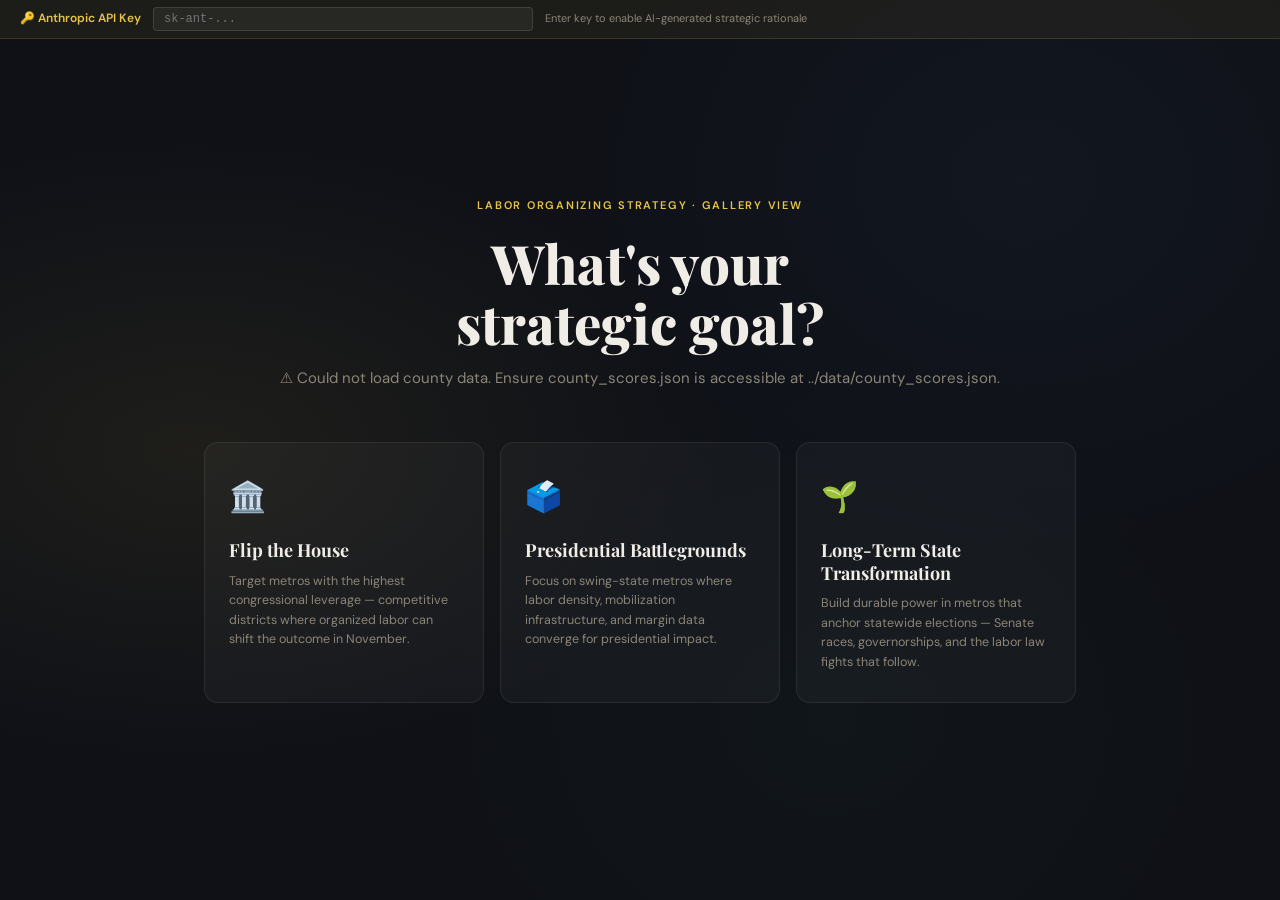
<file: output/labor_organizing_gallery.html>
<!--
  labor_organizing_gallery.html

  Goal-first, gallery-based companion to the Labor Organizing National Dashboard.
  Companion to: ./labor_organizing_national_dashboard.html

  DATA DEPENDENCY
    ../data/county_scores.json — the same dataset that powers the map view.
    This file is loaded at runtime via fetch("../data/county_scores.json").
    No build step required; open from a local server or GitHub Pages.

  API KEY (for AI-generated strategic explanations)
    Option 1 — User entry: type your Anthropic API key into the input field at the top.
                The key is stored in sessionStorage only, never persisted to disk,
                and sent only to api.anthropic.com.
    Option 2 — Deploy-time injection: set window.ANTHROPIC_API_KEY before this
                script executes (e.g. via a build step or server-side template).
-->
<!DOCTYPE html>
<html lang="en">
<head>
  <meta charset="UTF-8">
  <meta name="viewport" content="width=device-width, initial-scale=1.0">
  <title>Labor Organizing Strategy — Gallery View</title>
  <link rel="preconnect" href="https://fonts.googleapis.com">
  <link rel="preconnect" href="https://fonts.gstatic.com" crossorigin>
  <link href="https://fonts.googleapis.com/css2?family=Playfair+Display:ital,wght@0,700;0,800;1,700&family=DM+Sans:wght@300;400;500;600&display=swap" rel="stylesheet">
  <style>
    :root {
      --bg:           #0f1117;
      --bg-card:      #181c27;
      --text:         #f0ede6;
      --text-muted:   #8b8578;
      --accent:       #e8c547;
      --type-a:       #d4a017;
      --type-b:       #4a7fc1;
      --type-c:       #3a8c5c;
      --border:       rgba(240,237,230,0.08);
      --bar-bg:       rgba(240,237,230,0.10);
    }

    *, *::before, *::after { box-sizing: border-box; margin: 0; padding: 0; }

    body {
      background: var(--bg);
      color: var(--text);
      font-family: 'DM Sans', system-ui, sans-serif;
      line-height: 1.6;
      min-height: 100vh;
    }

    /* ─── API KEY BAR ─────────────────────────────── */
    #api-bar {
      position: relative;
      z-index: 200;
      background: rgba(232,197,71,0.06);
      border-bottom: 1px solid rgba(232,197,71,0.15);
      padding: 7px 20px;
      display: flex;
      align-items: center;
      gap: 12px;
      font-size: 12px;
    }
    #api-bar label { white-space: nowrap; color: var(--accent); font-weight: 600; }
    #api-key-input {
      flex: 1;
      max-width: 380px;
      background: rgba(255,255,255,0.05);
      border: 1px solid rgba(255,255,255,0.12);
      border-radius: 4px;
      padding: 4px 10px;
      color: var(--text);
      font-family: 'DM Mono', 'Courier New', monospace;
      font-size: 12px;
    }
    #api-key-input:focus { outline: none; border-color: var(--accent); }
    #api-status { font-size: 11px; color: var(--text-muted); }
    #api-status.ok { color: var(--type-c); }

    /* ─── GOAL SELECTOR SCREEN ────────────────────── */
    #goal-screen {
      position: fixed;
      inset: 0;
      z-index: 150;
      display: flex;
      flex-direction: column;
      align-items: center;
      justify-content: center;
      background: var(--bg);
      overflow: hidden;
    }
    #goal-screen .bg-aura {
      position: absolute;
      inset: 0;
      pointer-events: none;
      background:
        radial-gradient(ellipse 60% 50% at 15% 50%, rgba(232,197,71,0.07) 0%, transparent 70%),
        radial-gradient(ellipse 50% 60% at 80% 20%, rgba(74,127,193,0.05) 0%, transparent 70%),
        radial-gradient(ellipse 45% 55% at 65% 80%, rgba(58,140,92,0.04) 0%, transparent 70%);
      animation: auraPulse 9s ease-in-out infinite alternate;
    }
    @keyframes auraPulse {
      0%   { opacity: .55; transform: scale(1);    }
      100% { opacity: 1;   transform: scale(1.06); }
    }
    #goal-screen .gs-content {
      position: relative;
      z-index: 1;
      text-align: center;
      max-width: 920px;
      padding: 0 24px;
    }
    .gs-eyebrow {
      font-size: 11px;
      letter-spacing: .16em;
      text-transform: uppercase;
      color: var(--accent);
      margin-bottom: 18px;
      font-weight: 600;
    }
    .gs-heading {
      font-family: 'Playfair Display', Georgia, serif;
      font-size: clamp(2.1rem, 5.5vw, 3.4rem);
      font-weight: 800;
      line-height: 1.1;
      margin-bottom: 14px;
    }
    .gs-sub {
      color: var(--text-muted);
      font-size: 15px;
      margin-bottom: 52px;
    }
    #goal-tiles {
      display: grid;
      grid-template-columns: repeat(3, 1fr);
      gap: 16px;
    }
    .goal-tile {
      background: rgba(255,255,255,0.03);
      border: 1px solid var(--border);
      border-radius: 14px;
      padding: 30px 24px;
      cursor: pointer;
      text-align: left;
      transition: background .22s, border-color .22s, transform .22s;
    }
    .goal-tile:hover {
      background: rgba(232,197,71,0.07);
      border-color: rgba(232,197,71,0.32);
      transform: translateY(-3px);
    }
    .goal-tile .gt-icon  { font-size: 30px; display: block; margin-bottom: 18px; }
    .goal-tile .gt-label {
      font-family: 'Playfair Display', serif;
      font-size: 18px;
      font-weight: 700;
      line-height: 1.25;
      margin-bottom: 10px;
    }
    .goal-tile .gt-desc  { font-size: 12.5px; color: var(--text-muted); line-height: 1.55; }

    /* exit animation */
    #goal-screen.exiting {
      animation: goalExit .45s ease forwards;
      pointer-events: none;
    }
    @keyframes goalExit {
      0%   { opacity: 1; transform: scale(1);    }
      100% { opacity: 0; transform: scale(1.04); }
    }

    /* ─── MAIN GALLERY ────────────────────────────── */
    #gallery-screen {
      display: none;
      opacity: 0;
      transition: opacity .5s ease .35s;
    }
    #gallery-screen.visible { opacity: 1; }

    /* Nav */
    #top-nav {
      padding: 14px 24px;
      border-bottom: 1px solid var(--border);
      display: flex;
      align-items: center;
      justify-content: space-between;
      gap: 16px;
    }
    .nav-back {
      color: var(--text-muted);
      text-decoration: none;
      font-size: 13px;
      font-weight: 500;
      display: flex;
      align-items: center;
      gap: 6px;
      transition: color .2s;
    }
    .nav-back:hover { color: var(--accent); }
    #nav-goal-chip {
      font-family: 'Playfair Display', serif;
      font-size: 14px;
      color: var(--accent);
      letter-spacing: -.01em;
    }
    .btn-reset {
      background: none;
      border: none;
      color: var(--text-muted);
      font-family: inherit;
      font-size: 12px;
      cursor: pointer;
      text-decoration: underline;
      padding: 0;
    }
    .btn-reset:hover { color: var(--text); }

    /* Intervention filter bar */
    #filter-bar {
      padding: 22px 24px;
      border-bottom: 1px solid var(--border);
    }
    .filter-section-label {
      font-size: 10.5px;
      letter-spacing: .13em;
      text-transform: uppercase;
      color: var(--text-muted);
      margin-bottom: 12px;
      font-weight: 600;
    }
    #filter-cards {
      display: grid;
      grid-template-columns: repeat(3, 1fr);
      gap: 12px;
      max-width: 960px;
    }
    .filter-card {
      border: 1px solid var(--border);
      border-radius: 9px;
      padding: 14px 16px;
      cursor: pointer;
      background: rgba(255,255,255,0.02);
      transition: background .18s, border-color .18s, opacity .18s;
      user-select: none;
    }
    .filter-card.inactive { opacity: .4; }
    .filter-card.active-A { border-color: rgba(212,160,23,.45);  background: rgba(212,160,23,.07);  }
    .filter-card.active-B { border-color: rgba(74,127,193,.45);  background: rgba(74,127,193,.07);  }
    .filter-card.active-C { border-color: rgba(58,140,92,.45);   background: rgba(58,140,92,.07);   }
    .filter-badge {
      display: inline-block;
      font-size: 10.5px;
      font-weight: 700;
      padding: 2px 9px;
      border-radius: 20px;
      margin-bottom: 8px;
      letter-spacing: .03em;
    }
    .badge-A { background: rgba(212,160,23,.2); color: var(--type-a); }
    .badge-B { background: rgba(74,127,193,.2); color: var(--type-b); }
    .badge-C { background: rgba(58,140,92,.2);  color: var(--type-c); }
    .fc-title { font-size: 13px; font-weight: 600; margin-bottom: 4px; }
    .fc-desc  { font-size: 11px; color: var(--text-muted); line-height: 1.45; }

    /* Gallery header */
    #gallery-header {
      padding: 30px 24px 14px;
    }
    #gallery-header h2 {
      font-family: 'Playfair Display', serif;
      font-size: clamp(1.5rem, 3vw, 2.1rem);
      font-weight: 700;
      margin-bottom: 6px;
    }
    #gallery-subtitle { font-size: 13px; color: var(--text-muted); }

    /* Cards grid */
    #cards-grid {
      display: grid;
      grid-template-columns: repeat(2, 1fr);
      gap: 20px;
      padding: 16px 24px 72px;
    }

    /* ─── MSA CARD ────────────────────────────────── */
    .msa-card {
      background: var(--bg-card);
      border: 1px solid var(--border);
      border-radius: 13px;
      overflow: hidden;
      transition: border-color .2s, transform .2s, box-shadow .2s;
    }
    .msa-card:hover {
      border-color: rgba(232,197,71,.2);
      transform: translateY(-2px);
      box-shadow: 0 8px 32px rgba(0,0,0,.35);
    }
    .card-rank-label {
      padding: 14px 20px 0;
      font-size: 10.5px;
      font-weight: 600;
      letter-spacing: .08em;
      text-transform: uppercase;
      color: var(--text-muted);
    }

    /* Card header */
    .card-head {
      padding: 8px 20px 16px;
      border-bottom: 1px solid var(--border);
    }
    .card-title-row {
      display: flex;
      align-items: flex-start;
      justify-content: space-between;
      gap: 12px;
    }
    .card-msa-name {
      font-family: 'Playfair Display', serif;
      font-size: 1.25rem;
      font-weight: 700;
      line-height: 1.2;
    }
    .card-states { font-size: 12px; color: var(--text-muted); margin-top: 4px; }
    .card-type-badge {
      flex-shrink: 0;
      font-size: 10.5px;
      font-weight: 700;
      padding: 4px 11px;
      border-radius: 20px;
      margin-top: 3px;
      white-space: nowrap;
    }

    /* Score bars */
    .card-scores {
      padding: 14px 20px;
      border-bottom: 1px solid var(--border);
    }
    .score-row { margin-bottom: 11px; }
    .score-row:last-child { margin-bottom: 0; }
    .score-meta-row {
      display: flex;
      justify-content: space-between;
      align-items: baseline;
      margin-bottom: 5px;
    }
    .score-lbl {
      font-size: 10.5px;
      color: var(--text-muted);
      text-transform: uppercase;
      letter-spacing: .07em;
    }
    .score-val {
      font-size: 14px;
      font-weight: 600;
      font-variant-numeric: tabular-nums;
    }
    .bar-track {
      height: 4px;
      background: var(--bar-bg);
      border-radius: 2px;
      overflow: hidden;
    }
    .bar-fill {
      height: 100%;
      border-radius: 2px;
    }
    .fill-gold { background: var(--accent); }
    .fill-dim  { background: rgba(240,237,230,.32); }

    /* Sector chips */
    .card-sectors {
      padding: 11px 20px;
      border-bottom: 1px solid var(--border);
      display: flex;
      flex-wrap: wrap;
      gap: 6px;
    }
    .sector-chip {
      display: inline-flex;
      align-items: center;
      gap: 4px;
      font-size: 11px;
      color: var(--text-muted);
      background: rgba(255,255,255,0.04);
      border: 1px solid var(--border);
      border-radius: 20px;
      padding: 3px 10px;
    }

    /* Strategic explanation */
    .card-explanation {
      padding: 16px 20px;
      border-bottom: 1px solid var(--border);
    }
    .card-section-eyebrow {
      font-size: 10px;
      letter-spacing: .14em;
      text-transform: uppercase;
      color: var(--accent);
      font-weight: 700;
      margin-bottom: 9px;
    }
    .explanation-body {
      font-size: 13.5px;
      line-height: 1.68;
    }
    .explanation-body em { font-style: italic; color: var(--text); }
    .explanation-body .err-msg { font-size: 12px; color: var(--text-muted); font-style: normal; }
    .explanation-body .key-prompt { font-size: 12px; color: var(--text-muted); font-style: normal; }

    /* Skeleton loader */
    .skeleton-wrap { display: flex; flex-direction: column; gap: 7px; }
    .skel {
      height: 13px;
      border-radius: 4px;
      background: linear-gradient(90deg,
        rgba(255,255,255,.04) 0%,
        rgba(255,255,255,.09) 50%,
        rgba(255,255,255,.04) 100%);
      background-size: 200% 100%;
      animation: shimmer 1.6s ease-in-out infinite;
    }
    .skel:nth-child(1) { width: 100%; }
    .skel:nth-child(2) { width: 90%;  }
    .skel:nth-child(3) { width: 72%;  }
    @keyframes shimmer {
      0%   { background-position:  200% 0; }
      100% { background-position: -200% 0; }
    }

    /* News teaser */
    .card-news { padding: 13px 20px; }
    .news-body {
      font-size: 12px;
      color: var(--text-muted);
      line-height: 1.55;
      font-style: italic;
    }
    .news-body.news-live { color: rgba(240,237,230,.68); font-style: normal; }

    /* Empty state */
    #empty-state {
      grid-column: 1 / -1;
      text-align: center;
      padding: 64px 24px;
      color: var(--text-muted);
      font-size: 15px;
      display: none;
    }

    /* Mobile */
    @media (max-width: 720px) {
      #goal-tiles  { grid-template-columns: 1fr; }
      #filter-cards { grid-template-columns: 1fr; }
      #cards-grid  { grid-template-columns: 1fr; padding: 12px 16px 60px; gap: 14px; }
      #gallery-header { padding: 20px 16px 10px; }
      #filter-bar { padding: 16px; }
      #top-nav { padding: 12px 16px; }
      #api-bar { flex-wrap: wrap; row-gap: 6px; }
    }
  </style>
</head>
<body>

<!-- ─── API KEY BAR ──────────────────────────────────── -->
<div id="api-bar">
  <label for="api-key-input">🔑 Anthropic API Key</label>
  <input type="password" id="api-key-input" placeholder="sk-ant-..." autocomplete="off" spellcheck="false">
  <span id="api-status">Enter key to enable AI-generated strategic rationale</span>
</div>

<!-- ─── GOAL SELECTOR SCREEN ────────────────────────── -->
<div id="goal-screen">
  <div class="bg-aura"></div>
  <div class="gs-content">
    <p class="gs-eyebrow">Labor Organizing Strategy · Gallery View</p>
    <h1 class="gs-heading">What's your<br>strategic goal?</h1>
    <p class="gs-sub">Select a goal to surface the metro areas where labor can move the needle most.</p>
    <div id="goal-tiles">
      <div class="goal-tile" data-goal="congressional">
        <span class="gt-icon">🏛️</span>
        <div class="gt-label">Flip the House</div>
        <div class="gt-desc">Target metros with the highest congressional leverage — competitive districts where organized labor can shift the outcome in November.</div>
      </div>
      <div class="goal-tile" data-goal="presidential">
        <span class="gt-icon">🗳️</span>
        <div class="gt-label">Presidential Battlegrounds</div>
        <div class="gt-desc">Focus on swing-state metros where labor density, mobilization infrastructure, and margin data converge for presidential impact.</div>
      </div>
      <div class="goal-tile" data-goal="statewide">
        <span class="gt-icon">🌱</span>
        <div class="gt-label">Long-Term State Transformation</div>
        <div class="gt-desc">Build durable power in metros that anchor statewide elections — Senate races, governorships, and the labor law fights that follow.</div>
      </div>
    </div>
  </div>
</div>

<!-- ─── GALLERY SCREEN ──────────────────────────────── -->
<div id="gallery-screen">

  <div id="top-nav">
    <a href="./labor_organizing_national_dashboard.html" class="nav-back">← Back to Map View</a>
    <span id="nav-goal-chip"></span>
    <button class="btn-reset" onclick="resetToGoalSelector()">Change goal</button>
    <a href="./methodology.html" style="margin-left:auto;color:var(--text-muted);text-decoration:none;font-size:12px;font-weight:500;transition:color .2s;" onmouseover="this.style.color='var(--accent)'" onmouseout="this.style.color='var(--text-muted)'">→ Methodology</a>
  </div>

  <div id="filter-bar">
    <div class="filter-section-label">Filter by intervention type — select one or more</div>
    <div id="filter-cards">
      <div class="filter-card active-A" data-type="A">
        <span class="filter-badge badge-A">Type A</span>
        <div class="fc-title">Build New Power</div>
        <div class="fc-desc">Few or no unions, high opportunity. The classic new campaign — enter a sector or geography and build from scratch.</div>
      </div>
      <div class="filter-card active-B" data-type="B">
        <span class="filter-badge badge-B">Type B</span>
        <div class="fc-title">Wake the Giant</div>
        <div class="fc-desc">Unions exist but aren't politically activated. The infrastructure is there — mobilize existing members into durable electoral power.</div>
      </div>
      <div class="filter-card active-C" data-type="C">
        <span class="filter-badge badge-C">Type C</span>
        <div class="fc-title">Move Together</div>
        <div class="fc-desc">Strong unions, politically aligned. Coordinate across locals and sectors to maximize voter contact and issue pressure.</div>
      </div>
    </div>
  </div>

  <div id="gallery-header">
    <h2 id="gallery-h2">Top 10 Metro Areas</h2>
    <p id="gallery-subtitle"></p>
  </div>

  <div id="cards-grid">
    <div id="empty-state">No metro areas match the current filters.</div>
  </div>

</div><!-- /gallery-screen -->

<script>
// ─────────────────────────────────────────────────────────────────────
// FIPS → MSA LOOKUP  (Census CBSA definitions, top ~50 MSAs)
// Counties not listed here are displayed as individual county entries.
// ─────────────────────────────────────────────────────────────────────
const FIPS_TO_MSA = {
  // NEW YORK–NEWARK–JERSEY CITY (NY-NJ-PA)
  "36061":"New York-Newark-Jersey City","36047":"New York-Newark-Jersey City",
  "36081":"New York-Newark-Jersey City","36005":"New York-Newark-Jersey City",
  "36085":"New York-Newark-Jersey City","36059":"New York-Newark-Jersey City",
  "36103":"New York-Newark-Jersey City","36071":"New York-Newark-Jersey City",
  "36079":"New York-Newark-Jersey City","36087":"New York-Newark-Jersey City",
  "36119":"New York-Newark-Jersey City","34003":"New York-Newark-Jersey City",
  "34013":"New York-Newark-Jersey City","34017":"New York-Newark-Jersey City",
  "34019":"New York-Newark-Jersey City","34023":"New York-Newark-Jersey City",
  "34025":"New York-Newark-Jersey City","34027":"New York-Newark-Jersey City",
  "34029":"New York-Newark-Jersey City","34035":"New York-Newark-Jersey City",
  "34037":"New York-Newark-Jersey City","34039":"New York-Newark-Jersey City",
  "42103":"New York-Newark-Jersey City",
  // LOS ANGELES–LONG BEACH–ANAHEIM (CA)
  "06037":"Los Angeles-Long Beach-Anaheim","06059":"Los Angeles-Long Beach-Anaheim",
  // CHICAGO–NAPERVILLE–ELGIN (IL-IN-WI)
  "17031":"Chicago-Naperville-Elgin","17043":"Chicago-Naperville-Elgin",
  "17089":"Chicago-Naperville-Elgin","17093":"Chicago-Naperville-Elgin",
  "17097":"Chicago-Naperville-Elgin","17111":"Chicago-Naperville-Elgin",
  "17197":"Chicago-Naperville-Elgin","18073":"Chicago-Naperville-Elgin",
  "18089":"Chicago-Naperville-Elgin","18111":"Chicago-Naperville-Elgin",
  "18127":"Chicago-Naperville-Elgin","55059":"Chicago-Naperville-Elgin",
  // DALLAS–FORT WORTH–ARLINGTON (TX)
  "48113":"Dallas-Fort Worth-Arlington","48121":"Dallas-Fort Worth-Arlington",
  "48139":"Dallas-Fort Worth-Arlington","48221":"Dallas-Fort Worth-Arlington",
  "48231":"Dallas-Fort Worth-Arlington","48257":"Dallas-Fort Worth-Arlington",
  "48397":"Dallas-Fort Worth-Arlington","48439":"Dallas-Fort Worth-Arlington",
  "48497":"Dallas-Fort Worth-Arlington",
  // HOUSTON–THE WOODLANDS–SUGAR LAND (TX)
  "48201":"Houston-The Woodlands-Sugar Land","48157":"Houston-The Woodlands-Sugar Land",
  "48167":"Houston-The Woodlands-Sugar Land","48039":"Houston-The Woodlands-Sugar Land",
  "48071":"Houston-The Woodlands-Sugar Land","48291":"Houston-The Woodlands-Sugar Land",
  "48339":"Houston-The Woodlands-Sugar Land","48473":"Houston-The Woodlands-Sugar Land",
  // WASHINGTON–ARLINGTON–ALEXANDRIA (DC-VA-MD-WV)
  "11001":"Washington-Arlington-Alexandria","24031":"Washington-Arlington-Alexandria",
  "24033":"Washington-Arlington-Alexandria","51013":"Washington-Arlington-Alexandria",
  "51059":"Washington-Arlington-Alexandria","51600":"Washington-Arlington-Alexandria",
  "51107":"Washington-Arlington-Alexandria","51153":"Washington-Arlington-Alexandria",
  "51510":"Washington-Arlington-Alexandria","51683":"Washington-Arlington-Alexandria",
  "51685":"Washington-Arlington-Alexandria","54037":"Washington-Arlington-Alexandria",
  // MIAMI–FORT LAUDERDALE–WEST PALM BEACH (FL)
  "12086":"Miami-Fort Lauderdale-West Palm Beach","12011":"Miami-Fort Lauderdale-West Palm Beach",
  "12099":"Miami-Fort Lauderdale-West Palm Beach",
  // PHILADELPHIA–CAMDEN–WILMINGTON (PA-NJ-DE-MD)
  "42101":"Philadelphia-Camden-Wilmington","42017":"Philadelphia-Camden-Wilmington",
  "42029":"Philadelphia-Camden-Wilmington","42045":"Philadelphia-Camden-Wilmington",
  "42091":"Philadelphia-Camden-Wilmington","34005":"Philadelphia-Camden-Wilmington",
  "34007":"Philadelphia-Camden-Wilmington","34015":"Philadelphia-Camden-Wilmington",
  "34033":"Philadelphia-Camden-Wilmington","10003":"Philadelphia-Camden-Wilmington",
  // ATLANTA–SANDY SPRINGS–ALPHARETTA (GA)
  "13121":"Atlanta-Sandy Springs-Alpharetta","13067":"Atlanta-Sandy Springs-Alpharetta",
  "13089":"Atlanta-Sandy Springs-Alpharetta","13097":"Atlanta-Sandy Springs-Alpharetta",
  "13113":"Atlanta-Sandy Springs-Alpharetta","13135":"Atlanta-Sandy Springs-Alpharetta",
  "13151":"Atlanta-Sandy Springs-Alpharetta","13223":"Atlanta-Sandy Springs-Alpharetta",
  "13247":"Atlanta-Sandy Springs-Alpharetta","13063":"Atlanta-Sandy Springs-Alpharetta",
  "13077":"Atlanta-Sandy Springs-Alpharetta","13117":"Atlanta-Sandy Springs-Alpharetta",
  // PHOENIX–MESA–CHANDLER (AZ)
  "04013":"Phoenix-Mesa-Chandler","04021":"Phoenix-Mesa-Chandler",
  // BOSTON–CAMBRIDGE–NEWTON (MA-NH)
  "25017":"Boston-Cambridge-Newton","25021":"Boston-Cambridge-Newton",
  "25023":"Boston-Cambridge-Newton","25025":"Boston-Cambridge-Newton",
  "33015":"Boston-Cambridge-Newton","33017":"Boston-Cambridge-Newton",
  // RIVERSIDE–SAN BERNARDINO–ONTARIO (CA)
  "06065":"Riverside-San Bernardino-Ontario","06071":"Riverside-San Bernardino-Ontario",
  // SAN FRANCISCO–OAKLAND–BERKELEY (CA)
  "06001":"San Francisco-Oakland-Berkeley","06013":"San Francisco-Oakland-Berkeley",
  "06041":"San Francisco-Oakland-Berkeley","06075":"San Francisco-Oakland-Berkeley",
  "06081":"San Francisco-Oakland-Berkeley",
  // SAN JOSE–SUNNYVALE–SANTA CLARA (CA)
  "06085":"San Jose-Sunnyvale-Santa Clara","06069":"San Jose-Sunnyvale-Santa Clara",
  // SEATTLE–TACOMA–BELLEVUE (WA)
  "53033":"Seattle-Tacoma-Bellevue","53053":"Seattle-Tacoma-Bellevue",
  "53061":"Seattle-Tacoma-Bellevue",
  // DETROIT–WARREN–DEARBORN (MI)
  "26163":"Detroit-Warren-Dearborn","26099":"Detroit-Warren-Dearborn",
  "26115":"Detroit-Warren-Dearborn","26125":"Detroit-Warren-Dearborn",
  "26147":"Detroit-Warren-Dearborn","26161":"Detroit-Warren-Dearborn",
  // MINNEAPOLIS–ST. PAUL–BLOOMINGTON (MN-WI)
  "27003":"Minneapolis-St. Paul-Bloomington","27019":"Minneapolis-St. Paul-Bloomington",
  "27025":"Minneapolis-St. Paul-Bloomington","27037":"Minneapolis-St. Paul-Bloomington",
  "27053":"Minneapolis-St. Paul-Bloomington","27059":"Minneapolis-St. Paul-Bloomington",
  "27123":"Minneapolis-St. Paul-Bloomington","27139":"Minneapolis-St. Paul-Bloomington",
  "27141":"Minneapolis-St. Paul-Bloomington","27163":"Minneapolis-St. Paul-Bloomington",
  "27171":"Minneapolis-St. Paul-Bloomington","55093":"Minneapolis-St. Paul-Bloomington",
  "55109":"Minneapolis-St. Paul-Bloomington",
  // SAN DIEGO–CHULA VISTA–CARLSBAD (CA)
  "06073":"San Diego-Chula Vista-Carlsbad",
  // TAMPA–ST. PETERSBURG–CLEARWATER (FL)
  "12057":"Tampa-St. Petersburg-Clearwater","12101":"Tampa-St. Petersburg-Clearwater",
  "12103":"Tampa-St. Petersburg-Clearwater",
  // DENVER–AURORA–LAKEWOOD (CO)
  "08001":"Denver-Aurora-Lakewood","08005":"Denver-Aurora-Lakewood",
  "08013":"Denver-Aurora-Lakewood","08014":"Denver-Aurora-Lakewood",
  "08019":"Denver-Aurora-Lakewood","08031":"Denver-Aurora-Lakewood",
  "08035":"Denver-Aurora-Lakewood","08039":"Denver-Aurora-Lakewood",
  "08047":"Denver-Aurora-Lakewood","08059":"Denver-Aurora-Lakewood",
  "08093":"Denver-Aurora-Lakewood",
  // BALTIMORE–COLUMBIA–TOWSON (MD)
  "24003":"Baltimore-Columbia-Towson","24005":"Baltimore-Columbia-Towson",
  "24013":"Baltimore-Columbia-Towson","24025":"Baltimore-Columbia-Towson",
  "24027":"Baltimore-Columbia-Towson","24510":"Baltimore-Columbia-Towson",
  "24035":"Baltimore-Columbia-Towson",
  // ST. LOUIS (MO-IL)
  "29189":"St. Louis","29510":"St. Louis","29071":"St. Louis","29099":"St. Louis",
  "29113":"St. Louis","29183":"St. Louis","29219":"St. Louis","17005":"St. Louis",
  "17013":"St. Louis","17027":"St. Louis","17083":"St. Louis","17117":"St. Louis",
  "17119":"St. Louis","17133":"St. Louis","17163":"St. Louis",
  // ORLANDO–KISSIMMEE–SANFORD (FL)
  "12095":"Orlando-Kissimmee-Sanford","12097":"Orlando-Kissimmee-Sanford",
  "12117":"Orlando-Kissimmee-Sanford","12069":"Orlando-Kissimmee-Sanford",
  // CHARLOTTE–CONCORD–GASTONIA (NC-SC)
  "37119":"Charlotte-Concord-Gastonia","37025":"Charlotte-Concord-Gastonia",
  "37071":"Charlotte-Concord-Gastonia","37097":"Charlotte-Concord-Gastonia",
  "37109":"Charlotte-Concord-Gastonia","37159":"Charlotte-Concord-Gastonia",
  "37167":"Charlotte-Concord-Gastonia","37179":"Charlotte-Concord-Gastonia",
  "45057":"Charlotte-Concord-Gastonia","45091":"Charlotte-Concord-Gastonia",
  // PITTSBURGH (PA)
  "42003":"Pittsburgh","42005":"Pittsburgh","42007":"Pittsburgh","42019":"Pittsburgh",
  "42051":"Pittsburgh","42125":"Pittsburgh","42129":"Pittsburgh",
  // PORTLAND–VANCOUVER–HILLSBORO (OR-WA)
  "41005":"Portland-Vancouver-Hillsboro","41009":"Portland-Vancouver-Hillsboro",
  "41051":"Portland-Vancouver-Hillsboro","41067":"Portland-Vancouver-Hillsboro",
  "53011":"Portland-Vancouver-Hillsboro","53059":"Portland-Vancouver-Hillsboro",
  // SAN ANTONIO–NEW BRAUNFELS (TX)
  "48029":"San Antonio-New Braunfels","48091":"San Antonio-New Braunfels",
  "48187":"San Antonio-New Braunfels","48259":"San Antonio-New Braunfels",
  "48325":"San Antonio-New Braunfels",
  // SACRAMENTO–ROSEVILLE–FOLSOM (CA)
  "06017":"Sacramento-Roseville-Folsom","06061":"Sacramento-Roseville-Folsom",
  "06067":"Sacramento-Roseville-Folsom","06113":"Sacramento-Roseville-Folsom",
  // CINCINNATI (OH-KY-IN)
  "39061":"Cincinnati","39165":"Cincinnati","39025":"Cincinnati","39017":"Cincinnati",
  "21015":"Cincinnati","21037":"Cincinnati","21117":"Cincinnati","21191":"Cincinnati",
  "18029":"Cincinnati","18047":"Cincinnati","18115":"Cincinnati","18161":"Cincinnati",
  // KANSAS CITY (MO-KS)
  "29095":"Kansas City","29165":"Kansas City","29037":"Kansas City","29047":"Kansas City",
  "29049":"Kansas City","29107":"Kansas City","29177":"Kansas City","20091":"Kansas City",
  "20103":"Kansas City","20121":"Kansas City","20209":"Kansas City",
  // COLUMBUS (OH)
  "39049":"Columbus","39089":"Columbus","39041":"Columbus","39045":"Columbus",
  "39097":"Columbus","39101":"Columbus","39117":"Columbus","39129":"Columbus",
  "39159":"Columbus",
  // INDIANAPOLIS–CARMEL–ANDERSON (IN)
  "18097":"Indianapolis-Carmel-Anderson","18011":"Indianapolis-Carmel-Anderson",
  "18013":"Indianapolis-Carmel-Anderson","18057":"Indianapolis-Carmel-Anderson",
  "18059":"Indianapolis-Carmel-Anderson","18063":"Indianapolis-Carmel-Anderson",
  "18081":"Indianapolis-Carmel-Anderson","18109":"Indianapolis-Carmel-Anderson",
  "18145":"Indianapolis-Carmel-Anderson",
  // CLEVELAND–ELYRIA (OH)
  "39035":"Cleveland-Elyria","39055":"Cleveland-Elyria","39085":"Cleveland-Elyria",
  "39093":"Cleveland-Elyria","39103":"Cleveland-Elyria",
  // LAS VEGAS–HENDERSON–PARADISE (NV)
  "32003":"Las Vegas-Henderson-Paradise",
  // AUSTIN–ROUND ROCK–GEORGETOWN (TX)
  "48021":"Austin-Round Rock-Georgetown","48055":"Austin-Round Rock-Georgetown",
  "48209":"Austin-Round Rock-Georgetown","48453":"Austin-Round Rock-Georgetown",
  "48491":"Austin-Round Rock-Georgetown",
  // NASHVILLE–DAVIDSON–MURFREESBORO–FRANKLIN (TN)
  "47037":"Nashville-Davidson-Murfreesboro-Franklin","47043":"Nashville-Davidson-Murfreesboro-Franklin",
  "47119":"Nashville-Davidson-Murfreesboro-Franklin","47147":"Nashville-Davidson-Murfreesboro-Franklin",
  "47149":"Nashville-Davidson-Murfreesboro-Franklin","47159":"Nashville-Davidson-Murfreesboro-Franklin",
  "47165":"Nashville-Davidson-Murfreesboro-Franklin","47187":"Nashville-Davidson-Murfreesboro-Franklin",
  "47189":"Nashville-Davidson-Murfreesboro-Franklin",
  // VIRGINIA BEACH–NORFOLK–NEWPORT NEWS (VA-NC)
  // Note: Virginia independent city FIPS — Virginia Beach=51810, Norfolk=51710, etc.
  "51810":"Virginia Beach-Norfolk-Newport News","51710":"Virginia Beach-Norfolk-Newport News",
  "51700":"Virginia Beach-Norfolk-Newport News","51800":"Virginia Beach-Norfolk-Newport News",
  "51550":"Virginia Beach-Norfolk-Newport News","51735":"Virginia Beach-Norfolk-Newport News",
  "51740":"Virginia Beach-Norfolk-Newport News","51650":"Virginia Beach-Norfolk-Newport News",
  "51830":"Virginia Beach-Norfolk-Newport News","51093":"Virginia Beach-Norfolk-Newport News",
  "51095":"Virginia Beach-Norfolk-Newport News","51199":"Virginia Beach-Norfolk-Newport News",
  "37053":"Virginia Beach-Norfolk-Newport News",
  // PROVIDENCE–WARWICK (RI-MA)
  "44001":"Providence-Warwick","44003":"Providence-Warwick","44005":"Providence-Warwick",
  "44007":"Providence-Warwick","44009":"Providence-Warwick","25005":"Providence-Warwick",
  // MILWAUKEE–WAUKESHA (WI)
  "55079":"Milwaukee-Waukesha","55089":"Milwaukee-Waukesha",
  "55131":"Milwaukee-Waukesha","55133":"Milwaukee-Waukesha",
  // JACKSONVILLE (FL)
  "12031":"Jacksonville","12019":"Jacksonville","12089":"Jacksonville",
  "12109":"Jacksonville","13039":"Jacksonville",
  // MEMPHIS (TN-MS-AR)
  "47157":"Memphis","47047":"Memphis","28033":"Memphis","28093":"Memphis",
  "28137":"Memphis","05121":"Memphis",
  // OKLAHOMA CITY (OK)
  "40017":"Oklahoma City","40027":"Oklahoma City","40051":"Oklahoma City",
  "40081":"Oklahoma City","40083":"Oklahoma City","40109":"Oklahoma City",
  "40125":"Oklahoma City",
  // LOUISVILLE/JEFFERSON COUNTY (KY-IN)
  "21111":"Louisville/Jefferson County","21029":"Louisville/Jefferson County",
  "21163":"Louisville/Jefferson County","21179":"Louisville/Jefferson County",
  "21185":"Louisville/Jefferson County","21211":"Louisville/Jefferson County",
  "21215":"Louisville/Jefferson County","21223":"Louisville/Jefferson County",
  "18019":"Louisville/Jefferson County","18043":"Louisville/Jefferson County",
  "18061":"Louisville/Jefferson County","18143":"Louisville/Jefferson County",
  "18175":"Louisville/Jefferson County",
  // HARTFORD–EAST HARTFORD–MIDDLETOWN (CT)
  "09003":"Hartford-East Hartford-Middletown","09007":"Hartford-East Hartford-Middletown",
  "09013":"Hartford-East Hartford-Middletown",
  // RICHMOND (VA) — Richmond City FIPS=51760 (distinct from Virginia Beach=51810)
  "51760":"Richmond","51570":"Richmond","51670":"Richmond","51730":"Richmond",
  "51041":"Richmond","51085":"Richmond","51087":"Richmond","51127":"Richmond",
  "51145":"Richmond","51149":"Richmond","51036":"Richmond",
  // NEW ORLEANS–METAIRIE (LA)
  "22051":"New Orleans-Metairie","22071":"New Orleans-Metairie",
  "22075":"New Orleans-Metairie","22087":"New Orleans-Metairie",
  "22089":"New Orleans-Metairie","22093":"New Orleans-Metairie",
  "22095":"New Orleans-Metairie",
  // BUFFALO–CHEEKTOWAGA (NY)
  "36029":"Buffalo-Cheektowaga","36063":"Buffalo-Cheektowaga",
  // RALEIGH–CARY (NC)
  "37069":"Raleigh-Cary","37101":"Raleigh-Cary","37183":"Raleigh-Cary",
  // BIRMINGHAM–HOOVER (AL)
  "01073":"Birmingham-Hoover","01009":"Birmingham-Hoover","01021":"Birmingham-Hoover",
  "01117":"Birmingham-Hoover","01115":"Birmingham-Hoover","01127":"Birmingham-Hoover",
  // SALT LAKE CITY (UT)
  "49035":"Salt Lake City","49045":"Salt Lake City",
  // ROCHESTER (NY)
  "36051":"Rochester","36055":"Rochester","36069":"Rochester",
  "36073":"Rochester","36117":"Rochester","36123":"Rochester"
};

// ─────────────────────────────────────────────────────────────────────
// TOP SECTORS BY MSA (hardcoded from regional economic knowledge)
// Displayed as scannable metadata chips on each card.
// ─────────────────────────────────────────────────────────────────────
const MSA_SECTORS = {
  "New York-Newark-Jersey City":        [["🏥","Healthcare"],["🏛️","Public Sector"],["🎓","Higher Ed"]],
  "Los Angeles-Long Beach-Anaheim":     [["🏥","Healthcare"],["🏭","Manufacturing"],["🏛️","Public Sector"]],
  "Chicago-Naperville-Elgin":           [["🏥","Healthcare"],["🏭","Manufacturing"],["🏛️","Public Sector"]],
  "Dallas-Fort Worth-Arlington":        [["🏥","Healthcare"],["🚛","Trucking/Warehousing"],["🏭","Manufacturing"]],
  "Houston-The Woodlands-Sugar Land":   [["🏥","Healthcare"],["🚢","Ports/Logistics"],["⚡","Utilities"]],
  "Washington-Arlington-Alexandria":    [["🏛️","Public Sector"],["🎓","Higher Ed"],["🏥","Healthcare"]],
  "Miami-Fort Lauderdale-West Palm Beach":[["🏥","Healthcare"],["🚢","Ports/Logistics"],["🏛️","Public Sector"]],
  "Philadelphia-Camden-Wilmington":     [["🏥","Healthcare"],["🏛️","Public Sector"],["🎓","Higher Ed"]],
  "Atlanta-Sandy Springs-Alpharetta":   [["🏥","Healthcare"],["🚢","Ports/Logistics"],["🏛️","Public Sector"]],
  "Phoenix-Mesa-Chandler":              [["🏥","Healthcare"],["🏭","Manufacturing"],["🏛️","Public Sector"]],
  "Boston-Cambridge-Newton":            [["🏥","Healthcare"],["🎓","Higher Ed"],["🏛️","Public Sector"]],
  "Riverside-San Bernardino-Ontario":   [["🚛","Trucking/Warehousing"],["🏥","Healthcare"],["🏭","Manufacturing"]],
  "San Francisco-Oakland-Berkeley":     [["🏥","Healthcare"],["🏛️","Public Sector"],["🎓","Higher Ed"]],
  "San Jose-Sunnyvale-Santa Clara":     [["🏥","Healthcare"],["🏭","Manufacturing"],["⚡","Utilities"]],
  "Seattle-Tacoma-Bellevue":            [["🏭","Manufacturing"],["🚢","Ports/Logistics"],["⚡","Utilities"]],
  "Detroit-Warren-Dearborn":            [["🏭","Manufacturing"],["🏥","Healthcare"],["🏛️","Public Sector"]],
  "Minneapolis-St. Paul-Bloomington":   [["🏥","Healthcare"],["🏛️","Public Sector"],["🏭","Manufacturing"]],
  "San Diego-Chula Vista-Carlsbad":     [["🏥","Healthcare"],["🏛️","Public Sector"],["🎓","Higher Ed"]],
  "Tampa-St. Petersburg-Clearwater":    [["🏥","Healthcare"],["🏛️","Public Sector"],["🏫","K-12 Education"]],
  "Denver-Aurora-Lakewood":             [["🏥","Healthcare"],["⚡","Utilities"],["🏛️","Public Sector"]],
  "Baltimore-Columbia-Towson":          [["🏥","Healthcare"],["🏛️","Public Sector"],["🎓","Higher Ed"]],
  "St. Louis":                          [["🏥","Healthcare"],["🏭","Manufacturing"],["🏛️","Public Sector"]],
  "Orlando-Kissimmee-Sanford":          [["🏥","Healthcare"],["🏛️","Public Sector"],["🏫","K-12 Education"]],
  "Charlotte-Concord-Gastonia":         [["🏥","Healthcare"],["🏭","Manufacturing"],["🏛️","Public Sector"]],
  "Pittsburgh":                         [["🏥","Healthcare"],["🎓","Higher Ed"],["🏭","Manufacturing"]],
  "Portland-Vancouver-Hillsboro":       [["🏥","Healthcare"],["⚡","Utilities"],["🚛","Trucking/Warehousing"]],
  "San Antonio-New Braunfels":          [["🏛️","Public Sector"],["🏥","Healthcare"],["🏫","K-12 Education"]],
  "Sacramento-Roseville-Folsom":        [["🏛️","Public Sector"],["🏥","Healthcare"],["⚡","Utilities"]],
  "Cincinnati":                         [["🏭","Manufacturing"],["🏥","Healthcare"],["🏛️","Public Sector"]],
  "Kansas City":                        [["🏭","Manufacturing"],["🏥","Healthcare"],["🚛","Trucking/Warehousing"]],
  "Columbus":                           [["🏥","Healthcare"],["🎓","Higher Ed"],["🏛️","Public Sector"]],
  "Indianapolis-Carmel-Anderson":       [["🏭","Manufacturing"],["🏥","Healthcare"],["🚛","Trucking/Warehousing"]],
  "Cleveland-Elyria":                   [["🏥","Healthcare"],["🏭","Manufacturing"],["🏛️","Public Sector"]],
  "Las Vegas-Henderson-Paradise":       [["🏛️","Public Sector"],["🏥","Healthcare"],["🏫","K-12 Education"]],
  "Austin-Round Rock-Georgetown":       [["🏛️","Public Sector"],["🎓","Higher Ed"],["🏥","Healthcare"]],
  "Nashville-Davidson-Murfreesboro-Franklin":[["🏥","Healthcare"],["🏛️","Public Sector"],["🏫","K-12 Education"]],
  "Virginia Beach-Norfolk-Newport News":[["🏛️","Public Sector"],["🏥","Healthcare"],["⚡","Utilities"]],
  "Providence-Warwick":                 [["🏥","Healthcare"],["🎓","Higher Ed"],["🏭","Manufacturing"]],
  "Milwaukee-Waukesha":                 [["🏭","Manufacturing"],["🏥","Healthcare"],["🏛️","Public Sector"]],
  "Jacksonville":                       [["🏥","Healthcare"],["🏛️","Public Sector"],["🚢","Ports/Logistics"]],
  "Memphis":                            [["🚛","Trucking/Warehousing"],["🏥","Healthcare"],["🏭","Manufacturing"]],
  "Oklahoma City":                      [["🏥","Healthcare"],["⚡","Utilities"],["🏛️","Public Sector"]],
  "Louisville/Jefferson County":        [["🏥","Healthcare"],["🏭","Manufacturing"],["🚛","Trucking/Warehousing"]],
  "Hartford-East Hartford-Middletown":  [["🏥","Healthcare"],["🏭","Manufacturing"],["🎓","Higher Ed"]],
  "Richmond":                           [["🏛️","Public Sector"],["🏥","Healthcare"],["🎓","Higher Ed"]],
  "New Orleans-Metairie":               [["🚢","Ports/Logistics"],["🏥","Healthcare"],["🏛️","Public Sector"]],
  "Buffalo-Cheektowaga":                [["🏥","Healthcare"],["🏭","Manufacturing"],["🎓","Higher Ed"]],
  "Raleigh-Cary":                       [["🎓","Higher Ed"],["🏥","Healthcare"],["🏛️","Public Sector"]],
  "Birmingham-Hoover":                  [["🏥","Healthcare"],["🏭","Manufacturing"],["🎓","Higher Ed"]],
  "Salt Lake City":                     [["🏥","Healthcare"],["🏭","Manufacturing"],["🏛️","Public Sector"]],
  "Rochester":                          [["🏥","Healthcare"],["🏭","Manufacturing"],["🎓","Higher Ed"]]
};

// ─────────────────────────────────────────────────────────────────────
// GOAL CONFIGURATION
// ─────────────────────────────────────────────────────────────────────
const GOALS = {
  congressional: { label:"Flip the House",               icon:"🏛️", key:"congressional_score", shortLabel:"Congressional" },
  presidential:  { label:"Presidential Battlegrounds",    icon:"🗳️", key:"presidential_score",  shortLabel:"Presidential"  },
  statewide:     { label:"Long-Term State Transformation",icon:"🌱", key:"statewide_score",      shortLabel:"Statewide"     }
};

// ─────────────────────────────────────────────────────────────────────
// STATE
// ─────────────────────────────────────────────────────────────────────
let allCounties = [];
let msaMap = {};            // name → aggregated MSA object
let selectedGoal = null;
let activeFilters = new Set(["A","B","C"]);
let observer = null;
const explanationCache = {};

// API key — prefer window injection, then sessionStorage, then blank
let apiKey = (window.ANTHROPIC_API_KEY || sessionStorage.getItem("anthropic_api_key") || "").trim();

// ─────────────────────────────────────────────────────────────────────
// API KEY UI
// ─────────────────────────────────────────────────────────────────────
const apiKeyInput  = document.getElementById("api-key-input");
const apiStatusEl  = document.getElementById("api-status");

function setApiStatus(msg, ok) {
  apiStatusEl.textContent = msg;
  apiStatusEl.className   = ok ? "ok" : "";
}

if (apiKey) {
  apiKeyInput.value = apiKey;
  setApiStatus("Key loaded ✓", true);
}

apiKeyInput.addEventListener("input", () => {
  apiKey = apiKeyInput.value.trim();
  sessionStorage.setItem("anthropic_api_key", apiKey);
  setApiStatus(apiKey ? "Key saved to session ✓" : "Enter key to enable AI-generated strategic rationale", !!apiKey);
});

// ─────────────────────────────────────────────────────────────────────
// DATA LOADING
// ─────────────────────────────────────────────────────────────────────
async function loadData() {
  const res = await fetch("../data/county_scores.json");
  if (!res.ok) throw new Error(`HTTP ${res.status}`);
  allCounties = await res.json();
  console.log(`[Gallery] Loaded ${allCounties.length} counties`);
  buildMSAMap();
}

function buildMSAMap() {
  const groups = {};

  for (const c of allCounties) {
    const key = FIPS_TO_MSA[c.fips] || `${c.county_name}, ${c.state}`;
    if (!groups[key]) groups[key] = [];
    groups[key].push(c);
  }

  msaMap = {};

  for (const [name, counties] of Object.entries(groups)) {
    const totalPop = counties.reduce((s, c) => s + (c.population || 1), 0);

    const wavg = field =>
      counties.reduce((s, c) => s + (+(c[field] || 0)) * (c.population || 1), 0) / totalPop;

    // Dominant intervention type by population weight
    const typeWeight = { A: 0, B: 0, C: 0 };
    for (const c of counties) {
      const t = (c.intervention_type || "").charAt(5); // "Type A…" → "A"
      if (typeWeight[t] !== undefined)
        typeWeight[t] += (c.population || 1);
    }
    const dominantType = Object.entries(typeWeight).sort((a, b) => b[1] - a[1])[0][0];

    const states = [...new Set(counties.map(c => c.state))].sort().join(", ");

    msaMap[name] = {
      name, states, totalPop, counties, dominantType,
      organizing_opportunity_score: wavg("organizing_opportunity_score"),
      presidential_score:  wavg("presidential_score"),
      congressional_score: wavg("congressional_score"),
      statewide_score:     wavg("statewide_score"),
      organized_scale_score: wavg("organized_scale_score"),
      union_culture_score:   wavg("union_culture_score"),
      sectoral_score:        wavg("sectoral_score"),
    };
  }

  // Console output for inspection
  console.log(`[Gallery] Aggregated into ${Object.keys(msaMap).length} MSA/county groups`);
  const sample = Object.values(msaMap)
    .sort((a, b) => b.organizing_opportunity_score - a.organizing_opportunity_score)
    .slice(0, 8)
    .map(m => ({
      msa:  m.name,
      pop:  m.totalPop.toLocaleString(),
      opp:  m.organizing_opportunity_score.toFixed(1),
      pres: m.presidential_score.toFixed(1),
      cong: m.congressional_score.toFixed(1),
      sw:   m.statewide_score.toFixed(1),
      type: "Type " + m.dominantType,
    }));
  console.table(sample);
}

// ─────────────────────────────────────────────────────────────────────
// RANKING
// composite = organizing_opportunity_score × 0.5 + electoral_sub_score × 0.5
// ─────────────────────────────────────────────────────────────────────
function getTop10(goal, filterTypes) {
  const scoreKey = GOALS[goal].key;
  return Object.values(msaMap)
    .filter(m => filterTypes.has(m.dominantType))
    .map(m => ({
      ...m,
      compositeScore: m.organizing_opportunity_score * 0.5 + m[scoreKey] * 0.5,
    }))
    .sort((a, b) => b.compositeScore - a.compositeScore)
    .slice(0, 10);
}

// ─────────────────────────────────────────────────────────────────────
// GOAL SELECTION
// ─────────────────────────────────────────────────────────────────────
document.querySelectorAll(".goal-tile").forEach(tile => {
  tile.addEventListener("click", () => {
    selectedGoal = tile.dataset.goal;
    transitionToGallery();
  });
});

function transitionToGallery() {
  const gs = document.getElementById("goal-screen");
  const gl = document.getElementById("gallery-screen");
  gs.classList.add("exiting");
  setTimeout(() => {
    gs.style.display = "none";
    gl.style.display  = "block";
    gl.offsetHeight;              // force reflow so transition fires
    gl.classList.add("visible");
    renderGallery();
  }, 400);
}

function resetToGoalSelector() {
  const gs = document.getElementById("goal-screen");
  const gl = document.getElementById("gallery-screen");
  gl.classList.remove("visible");
  setTimeout(() => {
    gl.style.display = "none";
    gs.classList.remove("exiting");
    gs.style.display = "flex";
    selectedGoal = null;
  }, 220);
}

// ─────────────────────────────────────────────────────────────────────
// FILTER CARDS
// ─────────────────────────────────────────────────────────────────────
document.querySelectorAll(".filter-card").forEach(card => {
  card.addEventListener("click", () => {
    const t = card.dataset.type;
    if (activeFilters.has(t)) {
      if (activeFilters.size > 1) {
        activeFilters.delete(t);
        card.classList.add("inactive");
        card.classList.remove(`active-${t}`);
      }
    } else {
      activeFilters.add(t);
      card.classList.remove("inactive");
      card.classList.add(`active-${t}`);
    }
    renderGallery();
  });
});

// ─────────────────────────────────────────────────────────────────────
// GALLERY RENDER
// ─────────────────────────────────────────────────────────────────────
function renderGallery() {
  if (!selectedGoal) return;

  const goal = GOALS[selectedGoal];
  document.getElementById("nav-goal-chip").textContent = `${goal.icon} ${goal.label}`;
  document.getElementById("gallery-subtitle").textContent =
    `Ranked by: organizing opportunity score × 0.5 + ${goal.shortLabel.toLowerCase()} score × 0.5` +
    ` · Showing type${activeFilters.size > 1 ? "s" : ""}: ` +
    [...activeFilters].sort().map(t => "Type " + t).join(", ");

  const top10 = getTop10(selectedGoal, activeFilters);
  const grid  = document.getElementById("cards-grid");
  grid.innerHTML = "";

  if (top10.length === 0) {
    const el = document.createElement("div");
    el.id = "empty-state";
    el.style.display = "block";
    el.textContent = "No metro areas match the current filters. Select at least one intervention type.";
    grid.appendChild(el);
    return;
  }

  top10.forEach((msa, i) => grid.appendChild(buildCard(msa, i)));
  attachIntersectionObserver();
}

// ─────────────────────────────────────────────────────────────────────
// CARD BUILDER
// ─────────────────────────────────────────────────────────────────────
function buildCard(msa, rank) {
  const goal     = GOALS[selectedGoal];
  const elScore  = msa[goal.key];
  const sectors  = MSA_SECTORS[msa.name] || fallbackSectors(msa.states);
  const isTop    = rank === 0;

  const typeLabel = { A:"Build New Power", B:"Wake the Giant", C:"Move Together" }[msa.dominantType];

  const card = document.createElement("div");
  card.className = "msa-card";
  card.dataset.msaName = msa.name;

  // Hardcoded news example for the #1 card only — shows what Phase 2 will look like
  const newsHTML = isTop
    ? `<p class="news-body news-live">
        Organized labor in this metro has seen a wave of contract ratifications and new election filings over the past 18 months.
        Recent public-sector organizing drives and healthcare NLRB petitions signal growing density.
        Multiple locals have announced coordinated get-out-the-vote infrastructure for 2026.
      </p>`
    : `<p class="news-body">Live news summaries coming in Phase 2.</p>`;

  card.innerHTML = `
    <div class="card-rank-label">#${rank + 1} &nbsp;·&nbsp; Score ${msa.compositeScore.toFixed(1)}</div>
    <div class="card-head">
      <div class="card-title-row">
        <div>
          <div class="card-msa-name">${msa.name}</div>
          <div class="card-states">${msa.states}</div>
        </div>
        <span class="card-type-badge badge-${msa.dominantType}">Type ${msa.dominantType} — ${typeLabel}</span>
      </div>
    </div>
    <div class="card-scores">
      <div class="score-row">
        <div class="score-meta-row">
          <span class="score-lbl">Organizing Opportunity</span>
          <span class="score-val">${msa.organizing_opportunity_score.toFixed(1)}</span>
        </div>
        <div class="bar-track">
          <div class="bar-fill fill-gold" style="width:${Math.min(100,msa.organizing_opportunity_score)}%"></div>
        </div>
      </div>
      <div class="score-row">
        <div class="score-meta-row">
          <span class="score-lbl">${goal.shortLabel} Score</span>
          <span class="score-val">${elScore.toFixed(1)}</span>
        </div>
        <div class="bar-track">
          <div class="bar-fill fill-dim" style="width:${Math.min(100,elScore)}%"></div>
        </div>
      </div>
    </div>
    <div class="card-sectors">
      ${sectors.map(([icon, label]) =>
        `<span class="sector-chip"><span>${icon}</span>${label}</span>`
      ).join("")}
    </div>
    <div class="card-explanation">
      <div class="card-section-eyebrow">Strategic Rationale</div>
      <div class="explanation-body" data-explanation-target>
        <div class="skeleton-wrap">
          <div class="skel"></div><div class="skel"></div><div class="skel"></div>
        </div>
      </div>
    </div>
    <div class="card-news">
      <div class="card-section-eyebrow" style="color:var(--text-muted)">Recent Labor Activity</div>
      ${newsHTML}
    </div>
  `;

  return card;
}

function fallbackSectors(states) {
  const midwest = ["IL","IN","IA","KS","MI","MN","MO","NE","ND","OH","SD","WI"];
  const south   = ["AL","AR","FL","GA","KY","LA","MS","NC","OK","SC","TN","TX","VA","WV"];
  const sl = states.split(", ");
  if (sl.some(s => midwest.includes(s))) return [["🏭","Manufacturing"],["🏥","Healthcare"],["🏛️","Public Sector"]];
  if (sl.some(s => south.includes(s)))   return [["🏥","Healthcare"],["🏫","K-12 Education"],["🏛️","Public Sector"]];
  return [["🏥","Healthcare"],["🏛️","Public Sector"],["🎓","Higher Ed"]];
}

// ─────────────────────────────────────────────────────────────────────
// INTERSECTION OBSERVER — lazy AI explanation loading
// ─────────────────────────────────────────────────────────────────────
function attachIntersectionObserver() {
  if (observer) observer.disconnect();

  observer = new IntersectionObserver(entries => {
    entries.forEach(entry => {
      if (!entry.isIntersecting) return;
      const card = entry.target.closest(".msa-card");
      if (card) {
        generateExplanation(card, card.dataset.msaName);
        observer.unobserve(entry.target);
      }
    });
  }, { threshold: 0.15 });

  document.querySelectorAll("[data-explanation-target]").forEach(el => observer.observe(el));
}

// ─────────────────────────────────────────────────────────────────────
// CLAUDE API CALL — strategic explanation per card
// API key is injected at deploy time (window.ANTHROPIC_API_KEY) or
// entered by the user in the field above.
// ─────────────────────────────────────────────────────────────────────
async function generateExplanation(card, msaName) {
  const target = card.querySelector("[data-explanation-target]");
  if (!target) return;

  const cacheKey = `${msaName}::${selectedGoal}`;
  if (explanationCache[cacheKey]) {
    target.innerHTML = `<em>${explanationCache[cacheKey]}</em>`;
    return;
  }

  if (!apiKey) {
    target.innerHTML = `<span class="key-prompt">Enter an Anthropic API key at the top of the page to generate strategic rationale for this metro.</span>`;
    return;
  }

  const msa  = msaMap[msaName];
  if (!msa) return;

  const goal    = GOALS[selectedGoal];
  const elScore = msa[goal.key];
  const sectors = (MSA_SECTORS[msaName] || fallbackSectors(msa.states)).map(([,l]) => l).join(", ");
  const typeDesc = {
    A: "Type A: Build New Power — few or no unions, high organizing opportunity",
    B: "Type B: Wake the Giant — unions exist but are not politically activated",
    C: "Type C: Move Together — strong unions, politically aligned",
  }[msa.dominantType];

  const prompt = `You are a senior labor strategist writing a briefing for union organizers, not a data scientist.

Write exactly 2–3 sentences of strategic rationale for the metro area below. Be specific and concrete — name sectors, explain the leverage, and connect the organizing opportunity to the electoral goal. Avoid generic phrases like "this metro presents an opportunity" or "labor can make a difference here." Sound like someone who knows the terrain.

Metro: ${msaName}
State(s): ${msa.states}
Strategic Goal: ${goal.label}
Intervention: ${typeDesc}
Top Sectors: ${sectors}
Organizing Opportunity Score: ${msa.organizing_opportunity_score.toFixed(1)} / 100
${goal.shortLabel} Score: ${elScore.toFixed(1)} / 100
Organized Scale Score: ${msa.organized_scale_score.toFixed(1)} / 10
Union Culture Score: ${msa.union_culture_score.toFixed(1)} / 40

Return only the 2–3 sentence rationale. No label, no preamble, no quotation marks.`;

  try {
    // API key injected at deploy time via window.ANTHROPIC_API_KEY or user input above
    const res = await fetch("https://api.anthropic.com/v1/messages", {
      method: "POST",
      headers: {
        "Content-Type": "application/json",
        "x-api-key": apiKey,
        "anthropic-version": "2023-06-01",
        "anthropic-dangerous-direct-browser-access": "true"
      },
      body: JSON.stringify({
        model: "claude-sonnet-4-20250514",
        max_tokens: 220,
        messages: [{ role: "user", content: prompt }]
      })
    });

    if (!res.ok) {
      const err = await res.json().catch(() => ({}));
      throw new Error(err.error?.message || `HTTP ${res.status}`);
    }

    const data = await res.json();
    const text = data.content?.[0]?.text?.trim();
    if (!text) throw new Error("Empty response from API");

    explanationCache[cacheKey] = text;
    target.innerHTML = `<em>${text}</em>`;

  } catch (err) {
    console.warn(`[Gallery] Explanation failed for "${msaName}":`, err.message);
    target.innerHTML = `<span class="err-msg">Could not load explanation: ${err.message}</span>`;
  }
}

// ─────────────────────────────────────────────────────────────────────
// INIT
// ─────────────────────────────────────────────────────────────────────
loadData().catch(err => {
  console.error("[Gallery] Data load failed:", err);
  document.querySelector(".gs-sub").textContent =
    "⚠ Could not load county data. Ensure county_scores.json is accessible at ../data/county_scores.json.";
});
</script>
<script data-goatcounter="https://samkp.goatcounter.com/count"
        async src="//gc.zgo.at/count.js"></script>
</body>
</html>
</file>
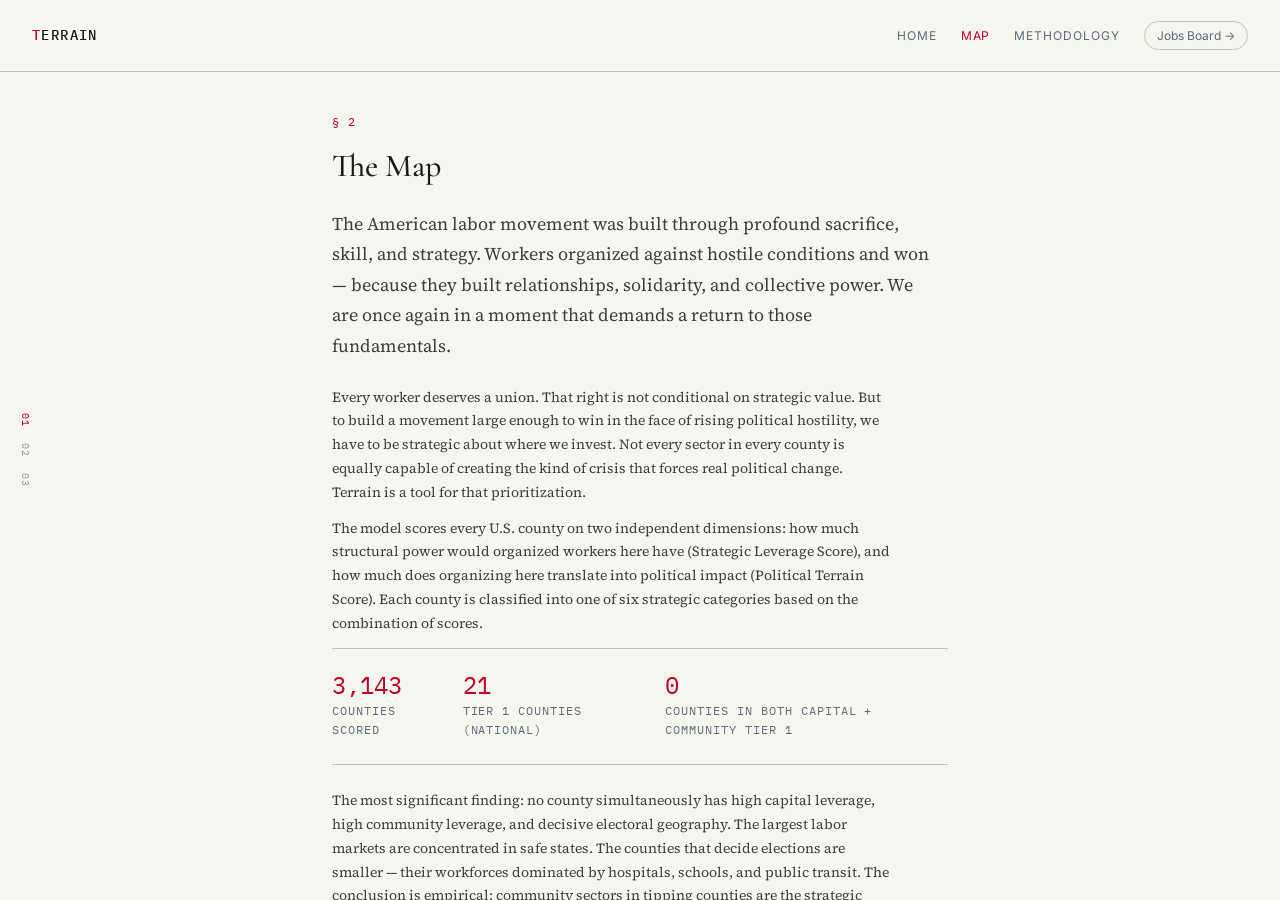
<file: output/labor_organizing_national_dashboard.html>
<!DOCTYPE html>
<html lang="en">
<head>
<meta charset="UTF-8">
<meta name="viewport" content="width=device-width, initial-scale=1.0">
<title>National Labor Organizing Strategic Prioritization Dashboard</title>
<link rel="preconnect" href="https://fonts.googleapis.com">
<link href="https://fonts.googleapis.com/css2?family=Playfair+Display:wght@600;700&family=Inter:wght@400;500;600&display=swap" rel="stylesheet">
<link rel="stylesheet" href="terrain.css">
<script src="https://d3js.org/d3.v7.min.js"></script>
<script src="https://d3js.org/topojson.v3.min.js"></script>
<style>
  *, *::before, *::after { box-sizing: border-box; margin: 0; padding: 0; }
  body { font-family: 'Inter', system-ui, sans-serif; background: #FAF7F2; color: #2C2C2C; min-height: 100vh; }

  #header { padding: 12px 24px; background: #F0EBE3; border-bottom: 1px solid #DDD5C8; display: flex; align-items: center; position: relative; min-height: 52px; }
  #header-center { flex: 1; text-align: center; }
  #header h1 { font-family: 'Playfair Display', Georgia, serif; font-size: 17px; font-weight: 700; color: #2C2C2C; letter-spacing: -0.01em; }
  #header .subtitle { font-size: 11px; color: #7A6F64; margin-top: 1px; }
  #header-right { position: absolute; right: 24px; top: 50%; transform: translateY(-50%); display: flex; align-items: center; gap: 10px; }

  #view-tabs { display: flex; background: #F0EBE3; border-bottom: 1px solid #DDD5C8; overflow-x: auto; }
  #layout { display: flex; height: calc(100vh - 91px); max-width: 1280px; margin: 0 auto; width: 100%; }

  #sidebar { width: 300px; min-width: 260px; background: #F0EBE3; border-right: 1px solid #DDD5C8; overflow-y: auto; padding: 16px; flex-shrink: 0; }
  #sidebar.sidebar-hidden { display: none; }
  #sidebar h2 { font-family: 'Playfair Display', Georgia, serif; font-size: 12px; font-weight: 600; text-transform: uppercase; letter-spacing: 0.08em; color: #7A6F64; margin-bottom: 10px; }

  .filter-group { margin-bottom: 18px; }
  .filter-group > label { display: block; font-size: 11px; font-weight: 500; color: #7A6F64; margin-bottom: 6px; }
  .filter-group select { width: 100%; background: #FAF7F2; border: 1px solid #C8BFB5; color: #2C2C2C; border-radius: 5px; padding: 6px 10px; font-size: 12px; font-family: 'Inter', system-ui, sans-serif; }
  .filter-group select:focus { outline: none; border-color: #E8732A; }
  .filter-group input[type=range] { width: 100%; accent-color: #E8732A; }

  .seg-buttons { display: flex; gap: 4px; flex-wrap: wrap; }
  .seg-btn { flex: 1; padding: 6px 4px; border: 1px solid #C8BFB5; border-radius: 5px; background: #FAF7F2; color: #7A6F64; font-size: 11px; font-family: 'Inter', system-ui, sans-serif; cursor: pointer; transition: all 0.12s; text-align: center; white-space: nowrap; }
  .seg-btn:hover { border-color: #A09385; color: #2C2C2C; }
  .seg-btn.active { background: #2C2C2C; border-color: #2C2C2C; color: #FAF7F2; }
  .seg-btn.goal-pres.active  { background: #8B3A1A; border-color: #8B3A1A; }
  .seg-btn.goal-power.active { background: #6B4A1A; border-color: #6B4A1A; }
  .seg-btn.goal-senate.active{ background: #1A3A5A; border-color: #1A3A5A; }
  .lens-btn.active[data-lens="default"]   { background: #2C2C2C !important; border-color: #2C2C2C !important; color: #FAF7F2 !important; }
  .lens-btn.active[data-lens="community"] { background: #2C5A3C !important; border-color: #2C5A3C !important; color: #FAF7F2 !important; }
  .lens-btn.active[data-lens="capital"]   { background: #1A3A5A !important; border-color: #1A3A5A !important; color: #FAF7F2 !important; }
  .lens-toggle { display: flex; gap: 0; border: 1px solid var(--color-border); border-radius: var(--radius-sm); overflow: hidden; margin-bottom: var(--space-2); }
  .sidebar-lens-btn { flex: 1; padding: var(--space-2) var(--space-3); font-family: var(--font-mono); font-size: var(--text-xs); letter-spacing: 0.05em; text-transform: uppercase; border: none; background: transparent; color: var(--color-text-secondary); cursor: pointer; transition: background 0.15s, color 0.15s; }
  .sidebar-lens-btn:hover { background: var(--color-bg-subtle); color: var(--color-text); }
  .sidebar-lens-btn.active { background: var(--color-text); color: var(--color-bg); }
  .lens-description { font-size: var(--text-xs); color: var(--color-text-muted); line-height: 1.4; min-height: 32px; }
  .sidebar-label { font-family: var(--font-mono); font-size: 10px; letter-spacing: 0.08em; text-transform: uppercase; color: var(--color-text-muted); margin-bottom: var(--space-2); }
  #lens-badge { position: absolute; top: 12px; left: 12px; z-index: 20; background: rgba(44,44,44,0.80); color: #FAF7F2; font-size: 10px; font-weight: 600; padding: 5px 10px; border-radius: 20px; pointer-events: none; letter-spacing: 0.03em; }

  .toggle-btn { display: flex; align-items: center; gap: 8px; cursor: pointer; padding: 4px 0; font-size: 12px; color: #2C2C2C; }
  .toggle-btn input { accent-color: #E8732A; width: 14px; height: 14px; }

  /* Intervention type legend cards */
  .int-type-cards { display: flex; flex-direction: column; gap: 6px; margin-top: 4px; }
  .int-type-card { border-radius: 6px; padding: 8px 10px; border: 1px solid; }
  .int-type-card.card-a { background: rgba(245,200,66,0.12); border-color: rgba(245,200,66,0.4); }
  .int-type-card.card-b { background: rgba(232,115,42,0.10); border-color: rgba(232,115,42,0.35); }
  .int-type-card.card-c { background: rgba(196,81,42,0.10); border-color: rgba(196,81,42,0.35); }
  .int-type-card .card-header { display: flex; align-items: center; gap: 6px; margin-bottom: 3px; }
  .int-type-card .card-dot { width: 8px; height: 8px; border-radius: 50%; flex-shrink: 0; }
  .card-a .card-dot { background: #C4A020; }
  .card-b .card-dot { background: #E8732A; }
  .card-c .card-dot { background: #C4512A; }
  .int-type-card .card-name { font-size: 11px; font-weight: 600; color: #2C2C2C; }
  .int-type-card .card-desc { font-size: 10px; color: #7A6F64; line-height: 1.45; }
  .int-type-card .card-tag { font-size: 9px; color: #A09385; font-style: italic; margin-top: 3px; }

  .view-tab { padding: 10px 18px; font-size: 12px; font-weight: 500; cursor: pointer; color: #7A6F64; border-bottom: 2px solid transparent; transition: color 0.12s, border-color 0.12s; white-space: nowrap; flex-shrink: 0; }
  .view-tab:hover { color: #2C2C2C; }
  .view-tab.active { color: #2C2C2C; border-bottom-color: #E8732A; }

  #main { flex: 1; display: flex; flex-direction: column; overflow: hidden; background: #FAF7F2; }
  #views { flex: 1; overflow: hidden; min-height: 0; }
  #map-view { display: none; flex-direction: column; width: 100%; height: 100%; position: relative; background: #FAF7F2; }
  #map-svg { flex: 1; min-height: 0; width: 100%; }
  #senate-banner { flex-shrink: 0; display: none; padding: 8px 16px; background: #F0EBE3; border-top: 1px solid #DDD5C8; font-size: 11px; color: #7A6F64; line-height: 1.5; }
  #senate-banner a { color: #E8732A; text-decoration: none; }
  #senate-banner a:hover { text-decoration: underline; }

  #table-view { display: none; height: 100%; overflow-y: auto; padding: 16px; }
  #table-view table { width: 100%; border-collapse: collapse; font-size: 12px; }
  #table-view th { background: #F0EBE3; padding: 9px 12px; text-align: left; font-weight: 600; font-size: 11px; color: #7A6F64; cursor: pointer; position: sticky; top: 0; border-bottom: 1px solid #DDD5C8; }
  #table-view th:hover { color: #2C2C2C; }
  #table-view td { padding: 7px 12px; border-bottom: 1px solid #EDE7DF; color: #2C2C2C; }
  #table-view tr:hover td { background: #F5F0E8; }
  .sort-indicator { color: #E8732A; margin-left: 4px; }

  /* ── METHODOLOGY VIEW ────────────────────────── */
  #methodology-view { display: block; height: 100%; overflow-y: auto; background: #FAF7F2; }
  .meth-wrap { max-width: 820px; margin: 0 auto; padding: 28px 24px 60px; }
  .meth-intro-head { font-family: 'Playfair Display', Georgia, serif; font-size: clamp(1.3rem,2.5vw,1.8rem); font-weight: 700; color: #2C2C2C; margin-bottom: 8px; }
  .meth-intro-sub { font-size: 13px; color: #7A6F64; line-height: 1.65; margin-bottom: 24px; max-width: 620px; }
  .meth-pullquote { border-left: 3px solid #E8732A; padding: 12px 18px; background: rgba(232,115,42,0.05); border-radius: 0 6px 6px 0; margin-bottom: 28px; }
  .meth-pullquote p { font-family: 'Playfair Display', Georgia, serif; font-size: 14px; font-style: italic; color: #2C2C2C; line-height: 1.5; margin: 0; }

  /* Flow diagram */
  .meth-flow { background: #F0EBE3; border: 1px solid #DDD5C8; border-radius: 10px; padding: 18px 22px; margin-bottom: 28px; font-size: 12px; }
  .meth-flow-row { display: flex; align-items: baseline; gap: 10px; padding: 4px 0; }
  .meth-flow-node { font-size: 10.5px; font-weight: 700; padding: 4px 10px; border-radius: 4px; white-space: nowrap; }
  .fn-org { background: rgba(232,115,42,0.15); color: #8B3A1A; }
  .fn-elec { background: rgba(58,120,80,0.10); color: #2A5A3A; }
  .fn-infra { background: rgba(74,80,140,0.08); color: #3A3A8A; }
  .fn-out { background: #2C2C2C; color: #FAF7F2; }
  .fn-input { background: #EDE7DF; color: #5A5050; }
  .meth-flow-eq { font-size: 11.5px; color: #7A6F64; }
  .meth-flow-arrow { padding-left: 10px; color: #A09385; font-size: 13px; }
  .meth-flow-sep { height: 1px; background: #DDD5C8; margin: 6px 0; }

  /* Section headers */
  .meth-section-head { font-size: 10.5px; font-weight: 700; letter-spacing: .12em; text-transform: uppercase; color: #7A6F64; margin: 28px 0 10px; padding-bottom: 7px; border-bottom: 1px solid #DDD5C8; }

  /* Accordion items */
  .meth-item { background: #fff; border: 1px solid #DDD5C8; border-radius: 8px; margin-bottom: 5px; overflow: hidden; }
  .meth-item[open] { border-color: #C8BFB5; box-shadow: 0 1px 4px rgba(44,34,24,0.06); }
  summary.meth-summary { display: flex; align-items: center; gap: 12px; padding: 13px 16px; cursor: pointer; list-style: none; user-select: none; transition: background .15s; }
  summary.meth-summary::-webkit-details-marker { display: none; }
  summary.meth-summary::marker { display: none; }
  summary.meth-summary:hover { background: #FAF7F2; }
  .meth-item[open] > summary.meth-summary { background: #F5F0E8; border-bottom: 1px solid #DDD5C8; }
  .meth-icon { font-size: 17px; flex-shrink: 0; }
  .meth-summary-text { flex: 1; min-width: 0; }
  .meth-name { font-size: 13px; font-weight: 600; color: #2C2C2C; line-height: 1.2; }
  .meth-tagline { font-size: 11px; color: #7A6F64; margin-top: 2px; line-height: 1.4; }
  .meth-badge { font-size: 9px; font-weight: 700; padding: 2px 8px; border-radius: 20px; background: #EDE7DF; color: #7A6F64; white-space: nowrap; flex-shrink: 0; letter-spacing: .03em; }
  .meth-badge--active { background: rgba(232,115,42,0.12); color: #C4512A; }
  .meth-badge--theory { background: rgba(74,80,140,0.08); color: #404080; }
  .meth-badge--warn { background: rgba(180,60,40,0.08); color: #A03020; }
  .meth-chevron { font-size: 10px; color: #C8BFB5; flex-shrink: 0; transition: transform .2s; display: inline-block; }
  .meth-item[open] .meth-chevron { transform: rotate(180deg); }

  /* Accordion body layers */
  .meth-layer { padding: 13px 16px; border-bottom: 1px solid #EDE7DF; }
  .meth-layer:last-child { border-bottom: none; }
  .meth-layer-tag { font-size: 8.5px; font-weight: 700; letter-spacing: .15em; text-transform: uppercase; margin-bottom: 6px; }
  .meth-layer--science { background: #FDFAF6; border-left: 3px solid #D4A060; }
  .meth-layer--plain { background: #fff; border-left: 3px solid #DDD5C8; }
  .meth-layer--organizer { background: #FFF8F3; border-left: 3px solid #E8732A; }
  .meth-layer--science .meth-layer-tag { color: #6A4820; }
  .meth-layer--plain .meth-layer-tag { color: #7A6F64; }
  .meth-layer--organizer .meth-layer-tag { color: #C4512A; }
  .meth-layer p { font-size: 12.5px; color: #4A4540; line-height: 1.72; margin: 0; }
  .meth-layer p + p { margin-top: 7px; }
  .meth-layer p strong { color: #2C2C2C; font-weight: 600; }
  .meth-layer p em { font-style: italic; }
  .meth-formula { font-family: 'Inter', monospace; font-size: 11.5px; background: #F0EBE3; border: 1px solid #DDD5C8; border-radius: 4px; padding: 8px 12px; margin: 8px 0; color: #2C2C2C; line-height: 1.65; }

  /* SVS table inside accordion */
  .meth-tbl-wrap { overflow-x: auto; margin: 8px 0; }
  .meth-tbl { width: 100%; border-collapse: collapse; font-size: 11px; }
  .meth-tbl th { background: #F0EBE3; padding: 6px 8px; text-align: left; font-size: 9px; font-weight: 700; letter-spacing: .07em; text-transform: uppercase; color: #7A6F64; border-bottom: 1px solid #DDD5C8; white-space: nowrap; }
  .meth-tbl td { padding: 5px 8px; border-bottom: 1px solid #EDE7DF; color: #7A6F64; font-family: 'Inter', monospace; }
  .meth-tbl tr:last-child td { border-bottom: none; }
  .meth-tbl .col-s { font-family: 'Inter', system-ui, sans-serif; color: #2C2C2C; font-weight: 500; font-size: 11.5px; }
  .sv-yes { color: #2A6A40 !important; font-weight: 600; }
  .sv-no  { color: #C8BFB5 !important; }
  .sv-tbd { color: #B07020 !important; font-weight: 600; }
  .sv-brd { color: #9A7830 !important; }
  .sv-flag{ color: #A03020 !important; font-weight: 600; font-style: italic; }
  .sv-100 { color: #C4512A !important; font-weight: 700; }
  .sv-75  { color: #A06020 !important; font-weight: 600; }
  .sv-25  { color: #7A6F64 !important; }
  .sv-10  { color: #B0A898 !important; }
  .sv-0   { color: #D8D0C8 !important; }
  .sv-pend{ color: #A03020 !important; font-style: italic; }
  .meth-tbl-note { font-size: 11px; color: #A03020; background: rgba(180,60,40,0.06); border: 1px solid rgba(180,60,40,0.18); border-radius: 4px; padding: 7px 11px; margin-top: 8px; line-height: 1.55; }

  /* Intervention matrix inside accordion */
  .meth-matrix { border: 1px solid #DDD5C8; border-radius: 6px; overflow: hidden; font-size: 11.5px; margin: 8px 0; }
  .mx-r { display: grid; grid-template-columns: 130px 1fr 1fr; border-bottom: 1px solid #DDD5C8; }
  .mx-r:last-child { border-bottom: none; }
  .mx-c { padding: 9px 12px; border-right: 1px solid #DDD5C8; }
  .mx-c:last-child { border-right: none; }
  .mx-hd { background: #F0EBE3; font-size: 9.5px; font-weight: 700; letter-spacing: .08em; text-transform: uppercase; color: #7A6F64; }
  .mx-rl { background: #F8F4EE; font-size: 11px; font-weight: 600; color: #5A5050; }
  .mx-type { font-weight: 700; font-size: 11.5px; margin-bottom: 2px; }
  .mx-ta { color: #C4802A; } .mx-tb { color: #3A6090; } .mx-tc { color: #2A6A40; } .mx-sk { color: #C8BFB5; font-size: 11px; }
  .mx-desc { font-size: 10.5px; color: #7A6F64; }

  /* Limitations */
  .meth-limits { display: flex; flex-direction: column; gap: 5px; }
  .meth-limit { display: flex; gap: 12px; background: #fff; border: 1px solid #DDD5C8; border-left: 3px solid #C4512A; border-radius: 0 6px 6px 0; padding: 11px 14px; }
  .meth-limit-num { font-size: 10px; font-weight: 700; color: #C4512A; min-width: 16px; padding-top: 1px; }
  .meth-limit-title { font-size: 12.5px; font-weight: 600; color: #2C2C2C; margin-bottom: 3px; }
  .meth-limit-desc { font-size: 11.5px; color: #7A6F64; line-height: 1.6; }
  .meth-limit-phase { display: inline-block; margin-top: 5px; font-size: 9px; padding: 2px 7px; border-radius: 20px; background: rgba(74,127,193,0.10); color: #3A6090; }

  /* Sources grid */
  .meth-src-grid { display: grid; grid-template-columns: repeat(2, 1fr); gap: 7px; }
  .meth-src { background: #fff; border: 1px solid #DDD5C8; border-radius: 7px; padding: 12px 14px; }
  .meth-src-name { font-size: 12px; font-weight: 600; color: #2C2C2C; margin-bottom: 2px; }
  .meth-src-desc { font-size: 11px; color: #7A6F64; line-height: 1.5; }
  a.meth-src-link { font-size: 10px; color: #E8732A; text-decoration: none; display: inline-block; margin-top: 5px; }
  a.meth-src-link:hover { text-decoration: underline; }

  /* AI disclosure strip */
  .meth-disclosure { background: #F0EBE3; border: 1px solid #DDD5C8; border-radius: 7px; padding: 14px 16px; margin-top: 24px; }
  .meth-disclosure-label { font-size: 9px; font-weight: 700; letter-spacing: .14em; text-transform: uppercase; color: #7A6F64; margin-bottom: 6px; }
  .meth-disclosure p { font-size: 11.5px; color: #7A6F64; line-height: 1.65; }

  /* ── GALLERY VIEW ─────────────────────────────── */
  #gallery-view { display: none; height: 100%; overflow-y: auto; background: #FAF7F2; }

  /* Goal selector */
  /* Goal selection row */
  #gl-goal-filter { padding: 16px 20px; border-bottom: 1px solid #DDD5C8; background: #F8F4EE; }
  #gl-goal-cards { display: grid; grid-template-columns: repeat(3, 1fr); gap: 10px; max-width: 900px; }
  .gl-goal-card { border: 1px solid #DDD5C8; border-radius: 7px; padding: 12px 14px; cursor: pointer; background: #fff; transition: border-color .18s, background .18s; user-select: none; }
  .gl-goal-card:hover:not(.gl-goal-active) { border-color: #C8BFB5; background: #FAF7F2; }
  .gl-goal-card.gl-goal-active { border-color: #E8732A; background: #FFF5EE; }
  .gl-gc-title { font-size: 13px; font-weight: 600; color: #2C2C2C; margin-bottom: 4px; display: flex; align-items: center; gap: 6px; }
  .gl-gc-desc { font-size: 10.5px; color: #7A6F64; line-height: 1.4; }

  /* API key bar */
  #gl-api-bar { background: #FFF8F0; border-bottom: 1px solid #EDD5BA; padding: 6px 20px; display: flex; align-items: center; gap: 10px; font-size: 11.5px; color: #7A6F64; }
  #gl-api-bar label { color: #E8732A; font-weight: 600; white-space: nowrap; font-size: 11.5px; }
  #gl-api-key-input { flex: 1; max-width: 340px; background: #fff; border: 1px solid #C8BFB5; border-radius: 4px; padding: 3px 8px; color: #2C2C2C; font-family: monospace; font-size: 11.5px; }
  #gl-api-key-input:focus { outline: none; border-color: #E8732A; }
  #gl-api-status { font-size: 10.5px; }
  #gl-api-status.ok { color: #3a8c5c; }

  /* Filter bar */
  #gl-filter-bar { padding: 16px 20px; border-bottom: 1px solid #DDD5C8; background: #F8F4EE; }
  .gl-filter-label { font-size: 10px; letter-spacing: .13em; text-transform: uppercase; color: #7A6F64; margin-bottom: 10px; font-weight: 600; }
  #gl-filter-cards { display: grid; grid-template-columns: repeat(3, 1fr); gap: 10px; max-width: 900px; }
  .gl-filter-card { border: 1px solid #DDD5C8; border-radius: 7px; padding: 12px 14px; cursor: pointer; background: #fff; transition: border-color .18s, background .18s, opacity .18s; user-select: none; }
  .gl-filter-card.inactive { opacity: .45; }
  .gl-filter-card.gl-active-A { border-color: #d4a017; background: #FFF8EA; }
  .gl-filter-card.gl-active-B { border-color: #4a7fc1; background: #F0F5FC; }
  .gl-filter-card.gl-active-C { border-color: #3a8c5c; background: #F0F8F4; }
  .gl-filter-badge { display: inline-block; font-size: 10px; font-weight: 700; padding: 2px 8px; border-radius: 20px; margin-bottom: 6px; letter-spacing: .03em; }
  .gl-badge-A { background: rgba(212,160,23,.15); color: #a07a00; }
  .gl-badge-B { background: rgba(74,127,193,.15); color: #2e5e9a; }
  .gl-badge-C { background: rgba(58,140,92,.15); color: #256647; }
  .gl-fc-title { font-size: 12.5px; font-weight: 600; color: #2C2C2C; margin-bottom: 3px; }
  .gl-fc-desc { font-size: 10.5px; color: #7A6F64; line-height: 1.4; }

  /* Gallery header */
  #gl-gallery-header { padding: 22px 20px 10px; }
  #gl-gallery-header h3 { font-family: 'Playfair Display', Georgia, serif; font-size: clamp(1.2rem, 2.5vw, 1.7rem); font-weight: 700; color: #2C2C2C; margin-bottom: 4px; }
  #gl-subtitle { font-size: 11.5px; color: #7A6F64; }

  /* Cards grid */
  #gl-cards-grid { display: grid; grid-template-columns: repeat(2, 1fr); gap: 16px; padding: 12px 20px 40px; }

  /* MSA card */
  .gl-card { background: #fff; border: 1px solid #DDD5C8; border-radius: 10px; overflow: hidden; transition: border-color .18s, box-shadow .18s; }
  .gl-card:hover { border-color: #E8732A; box-shadow: 0 4px 16px rgba(232,115,42,.08); }
  .gl-card-rank { padding: 12px 16px 0; font-size: 10px; font-weight: 600; letter-spacing: .08em; text-transform: uppercase; color: #7A6F64; }
  .gl-card-head { padding: 6px 16px 14px; border-bottom: 1px solid #EDE7DF; }
  .gl-card-title-row { display: flex; align-items: flex-start; justify-content: space-between; gap: 10px; }
  .gl-msa-name { font-family: 'Playfair Display', Georgia, serif; font-size: 1.15rem; font-weight: 700; color: #2C2C2C; line-height: 1.2; }
  .gl-card-states { font-size: 11px; color: #7A6F64; margin-top: 3px; }
  .gl-type-badge { flex-shrink: 0; font-size: 10px; font-weight: 700; padding: 3px 10px; border-radius: 20px; margin-top: 2px; white-space: nowrap; }
  .gl-score-section { padding: 12px 16px; border-bottom: 1px solid #EDE7DF; }
  .gl-score-row { margin-bottom: 9px; }
  .gl-score-row:last-child { margin-bottom: 0; }
  .gl-score-meta { display: flex; justify-content: space-between; align-items: baseline; margin-bottom: 4px; }
  .gl-score-lbl { font-size: 10px; color: #7A6F64; text-transform: uppercase; letter-spacing: .07em; }
  .gl-score-val { font-size: 13px; font-weight: 600; color: #2C2C2C; font-variant-numeric: tabular-nums; }
  .gl-bar-track { height: 4px; background: #EDE7DF; border-radius: 2px; overflow: hidden; }
  .gl-bar-fill { height: 100%; border-radius: 2px; }
  .gl-fill-accent { background: #E8732A; }
  .gl-fill-dim { background: #C8BFB5; }
  .gl-sectors { padding: 10px 16px; border-bottom: 1px solid #EDE7DF; display: flex; flex-wrap: wrap; gap: 5px; }
  .gl-sector-chip { display: inline-flex; align-items: center; gap: 4px; font-size: 10.5px; color: #7A6F64; background: #F8F4EE; border: 1px solid #DDD5C8; border-radius: 20px; padding: 2px 9px; }
  .gl-explanation { padding: 13px 16px; border-bottom: 1px solid #EDE7DF; }
  .gl-section-eyebrow { font-size: 9.5px; letter-spacing: .13em; text-transform: uppercase; color: #E8732A; font-weight: 700; margin-bottom: 7px; }
  .gl-explanation-body { font-size: 12.5px; line-height: 1.65; color: #2C2C2C; }
  .gl-explanation-body em { font-style: italic; }
  .gl-explanation-body .gl-key-prompt, .gl-explanation-body .gl-err { font-size: 11px; color: #7A6F64; font-style: normal; }
  .gl-news { padding: 11px 16px; }
  .gl-news-eyebrow { font-size: 9.5px; letter-spacing: .13em; text-transform: uppercase; color: #7A6F64; font-weight: 600; margin-bottom: 5px; }
  .gl-news-body { font-size: 11.5px; color: #7A6F64; line-height: 1.5; font-style: italic; }
  .gl-news-body.gl-news-live { color: #4A4540; font-style: normal; }
  .gl-skeleton-wrap { display: flex; flex-direction: column; gap: 6px; }
  .gl-skel { height: 12px; border-radius: 3px; background: linear-gradient(90deg, #EDE7DF 0%, #F5F0E8 50%, #EDE7DF 100%); background-size: 200% 100%; animation: glShimmer 1.5s ease-in-out infinite; }
  .gl-skel:nth-child(1){width:100%} .gl-skel:nth-child(2){width:88%} .gl-skel:nth-child(3){width:68%}
  @keyframes glShimmer { 0%{background-position:200% 0} 100%{background-position:-200% 0} }
  #gl-empty { display: none; grid-column: 1/-1; text-align: center; padding: 48px 20px; font-size: 13px; color: #7A6F64; }

  #detail-panel {
    position: absolute; right: 16px; top: 16px; width: 290px;
    background: #FAF7F2; border: 1px solid #DDD5C8; border-radius: 10px;
    padding: 16px; display: none; z-index: 100; max-height: calc(100vh - 120px); overflow-y: auto;
    box-shadow: 0 4px 24px rgba(44,34,24,0.12);
  }
  #detail-panel h3 { font-family: 'Playfair Display', Georgia, serif; font-size: 15px; font-weight: 700; margin-bottom: 2px; color: #2C2C2C; }
  #detail-panel .state-label { font-size: 11px; color: #7A6F64; margin-bottom: 10px; }
  #dp-summary-text { font-size: 11px; color: #5A4A3A; line-height: 1.6; margin: 0; }
  #dp-county-list { font-size: 10px; color: #7A6F64; column-count: 2; column-gap: 8px; max-height: 90px; overflow-y: auto; }
  #dp-county-list div { padding: 1px 0; }

  .opp-score-display { display: flex; align-items: baseline; gap: 8px; margin-bottom: 10px; }
  .opp-score-number { font-family: 'Playfair Display', Georgia, serif; font-size: 38px; font-weight: 700; color: #C4512A; line-height: 1; }
  .opp-score-label { font-size: 10px; color: #7A6F64; line-height: 1.4; }

  .badge-row { display: flex; gap: 6px; margin-bottom: 12px; flex-wrap: wrap; }
  .badge { display: inline-block; padding: 3px 8px; border-radius: 4px; font-size: 10px; font-weight: 600; font-family: 'Inter', system-ui, sans-serif; }
  .badge-int-a { background: rgba(245,200,66,0.2); color: #7A5A00; border: 1px solid rgba(196,160,32,0.4); }
  .badge-int-b { background: rgba(232,115,42,0.15); color: #8B3A00; border: 1px solid rgba(232,115,42,0.4); }
  .badge-int-c { background: rgba(196,81,42,0.15); color: #7A2000; border: 1px solid rgba(196,81,42,0.4); }
  .badge-tier-a { background: rgba(44,44,44,0.08); color: #2C2C2C; border: 1px solid rgba(44,44,44,0.2); }
  .badge-tier-b { background: rgba(44,44,44,0.05); color: #5A5A5A; border: 1px solid rgba(44,44,44,0.15); }
  .badge-tier-c { background: rgba(44,44,44,0.04); color: #7A7A7A; border: 1px solid rgba(44,44,44,0.12); }

  .score-bars { margin-bottom: 12px; }
  .score-bar-row { display: flex; align-items: center; gap: 8px; margin-bottom: 5px; font-size: 11px; }
  .score-bar-label { width: 90px; color: #7A6F64; flex-shrink: 0; font-size: 10px; }
  .score-bar-label.highlighted { color: #2C2C2C; font-weight: 600; }
  .score-bar-track { flex: 1; height: 4px; background: #DDD5C8; border-radius: 2px; overflow: hidden; }
  .score-bar-fill { height: 100%; border-radius: 2px; transition: width 0.3s; }
  .score-bar-val { width: 28px; text-align: right; color: #A09385; font-size: 10px; }
  .score-bar-val.highlighted { color: #2C2C2C; font-weight: 600; }

  .detail-section { margin-bottom: 10px; }
  .detail-section h4 { font-size: 9px; text-transform: uppercase; letter-spacing: 0.09em; color: #A09385; margin-bottom: 5px; padding-bottom: 3px; border-bottom: 1px solid #EDE7DF; }
  .detail-row { display: flex; justify-content: space-between; font-size: 11px; padding: 2px 0; }
  .detail-row .label { color: #7A6F64; }
  .detail-row .val { font-weight: 500; color: #2C2C2C; }
  #close-detail { position: absolute; top: 10px; right: 10px; background: none; border: none; color: #A09385; cursor: pointer; font-size: 18px; line-height: 1; }
  #close-detail:hover { color: #2C2C2C; }


  .legend { position: absolute; bottom: 16px; left: 16px; background: rgba(250,247,242,0.97); border: 1px solid #DDD5C8; border-radius: 7px; padding: 8px 12px 10px; min-width: 200px; max-width: 230px; }
  .legend-header { display: flex; align-items: center; justify-content: space-between; margin-bottom: 8px; }
  .legend-label { font-family: var(--font-mono); font-size: 10px; letter-spacing: 0.08em; text-transform: uppercase; color: var(--color-text-muted); }
  .legend-toggle { display: flex; align-items: center; justify-content: center; width: 20px; height: 20px; padding: 0; background: none; border: none; cursor: pointer; font-size: 18px; line-height: 1; color: #9A8F84; transform: rotate(-90deg); transition: color 0.2s, transform 0.3s ease; flex-shrink: 0; }
  .legend-toggle:hover { color: #1a1a1a; }
  .legend.collapsed .legend-toggle { transform: rotate(90deg); }
  .legend.collapsed .legend-body { display: none; }
  .legend.collapsed .legend-header { margin-bottom: 0; }
  @media (max-width: 640px) {
    .legend { min-width: 0; max-width: 160px; }
  }
  .legend-title { font-size: 10px; font-weight: 600; color: #2C2C2C; margin-bottom: 6px; }
  .legend-gradient { height: 8px; border-radius: 3px; margin-bottom: 4px; }
  .legend-labels { display: flex; justify-content: space-between; font-size: 9px; color: #A09385; }
  .legend-divider { height: 1px; background: #EDE7DF; margin: 9px 0 8px; }
  .legend-tier { display: flex; gap: 7px; align-items: flex-start; margin-bottom: 7px; }
  .legend-tier:last-child { margin-bottom: 0; }
  .legend-tier-swatch { width: 9px; height: 9px; border-radius: 2px; flex-shrink: 0; margin-top: 2px; }
  .legend-tier-body {}
  .legend-tier-label { font-size: 9.5px; font-weight: 700; color: #2C2C2C; line-height: 1.2; margin-bottom: 1px; }
  .legend-tier-desc { font-size: 9px; color: #7A6F64; line-height: 1.45; }

  #status-bar { padding: 6px 16px; background: #F0EBE3; border-top: 1px solid #DDD5C8; font-size: 10px; color: #A09385; display: flex; justify-content: space-between; align-items: center; }

  #export-btn { display: none; }
  #export-btn:hover { background: #E8732A; border-color: #E8732A; }

  .loading { color: #E8732A; font-size: 11px; }

  .msa-path { cursor: pointer; transition: opacity 0.08s; }
  .msa-path:hover { opacity: 0.78; }
  .nonmetro-path { cursor: pointer; transition: opacity 0.08s; }
  .map-selected { stroke: #1a1a1a !important; stroke-width: 2.5 !important; stroke-opacity: 1 !important; }
  .nonmetro-path:hover { opacity: 0.75; }
  .state-boundary { fill: none; stroke: #5A4A3A; stroke-width: 1.2; pointer-events: none; }

  .tooltip {
    position: absolute; background: #FAF7F2; border: 1px solid #C8BFB5; border-radius: 6px;
    padding: 8px 12px; font-size: 12px; font-family: 'Inter', system-ui, sans-serif;
    pointer-events: none; opacity: 0; transition: opacity 0.08s; z-index: 200; white-space: nowrap;
    box-shadow: 0 2px 12px rgba(44,34,24,0.1); color: #2C2C2C;
  }
  .tooltip strong { font-weight: 600; }
  .tooltip .tt-opp { font-size: 14px; font-weight: 700; color: #C4512A; font-family: 'Playfair Display', Georgia, serif; }

  .int-type-a { color: #7A5A00; }
  .int-type-b { color: #8B3A00; }
  .int-type-c { color: #7A2000; }

  hr.divider { border: none; border-top: 1px solid #DDD5C8; margin: 14px 0; }

  #summary-stats { font-size: 12px; line-height: 1.9; color: #7A6F64; }
  #summary-stats .stat-label { color: #7A6F64; }
  #summary-stats .stat-total { color: #2C2C2C; font-weight: 600; }

  #top10-list .top10-row { display: flex; justify-content: space-between; padding: 5px 0; border-bottom: 1px solid #EDE7DF; cursor: pointer; font-size: 11px; }
  #top10-list .top10-row:hover { color: #E8732A; }
  #top10-list .top10-name { color: #2C2C2C; }
  #top10-list .top10-score { font-weight: 600; }

  /* ── MOBILE RESPONSIVE ─────────────────────── */
  @media (max-width: 640px) {
    #beta-banner { font-size: 11px; padding: 7px 12px; }
    #header { padding: 10px 14px; gap: 10px; flex-wrap: wrap; }
    #header h1 { font-size: 14px; white-space: normal; line-height: 1.3; }
    #header .subtitle { font-size: 10px; white-space: normal; }
    #export-btn { display: none; }
    #view-tabs { -webkit-overflow-scrolling: touch; }
    .view-tab { padding: 9px 14px; font-size: 11px; }
    #layout { height: calc(100vh - 130px); }
    /* Gallery */
    #gl-api-bar { flex-wrap: wrap; gap: 6px; }
    #gl-api-key-input { max-width: 100%; }
    #gl-goal-filter, #gl-filter-bar { padding: 12px 14px; }
    #gl-goal-cards, #gl-filter-cards { grid-template-columns: 1fr; }
    #gl-gallery-header { padding: 16px 14px 8px; }
    #gl-cards-grid { grid-template-columns: 1fr; padding: 8px 12px 40px; gap: 12px; }
    .gl-card-title-row { flex-wrap: wrap; }
    /* Table */
    #table-view { padding: 8px; }
    #table-view th, #table-view td { padding: 6px 8px; font-size: 11px; }
    /* Methodology */
    .meth-wrap { padding: 18px 14px 40px; }
    .meth-intro-head { font-size: 1.3rem; }
    .meth-flow { padding: 12px 14px; }
    .meth-flow-row { flex-wrap: wrap; }
    /* Map — stack vertically, map on top */
    #layout { flex-direction: column; height: auto; overflow-y: auto; }
    #main { order: 1; flex: none; height: 56vw; min-height: 240px; max-height: 380px; overflow: hidden; }
    #views { height: 100%; }
    #map-view { height: 100%; }
    #sidebar {
      order: 2; width: 100%; min-width: 0; border-right: none;
      border-top: 1px solid #DDD5C8; max-height: 260px; overflow-y: auto;
      transition: max-height 0.25s ease, padding 0.25s ease;
    }
    #sidebar.mobile-collapsed { max-height: 0; overflow: hidden; padding: 0; border-top: none; }
    #mobile-filter-toggle {
      display: flex; align-items: center; justify-content: space-between;
      padding: 9px 14px; background: #fff; border-top: 1px solid #DDD5C8;
      font-size: 11px; font-family: 'IBM Plex Mono', monospace; letter-spacing: 0.5px;
      text-transform: uppercase; color: #7A6F64; cursor: pointer; order: 2;
      flex-shrink: 0; user-select: none;
    }
    #mobile-filter-toggle .mft-arrow { transition: transform 0.25s; }
    #mobile-filter-toggle.open .mft-arrow { transform: rotate(180deg); }
    #detail-panel { width: calc(100vw - 24px); max-width: none; right: 12px; }
  }

  /* === TERRAIN OVERRIDES === */
  body { background: #f7f4f0 !important; }

  #sidebar {
    background: #ffffff !important;
    border-right: 1px solid #e0d8d0 !important;
    box-shadow: none !important;
  }

  #sidebar h2,
  .filter-group > label {
    font-family: 'IBM Plex Mono', 'Courier New', monospace !important;
    font-size: 11px !important;
    letter-spacing: 2px !important;
    text-transform: uppercase !important;
    color: #666666 !important;
  }

  .seg-btn {
    background: #ffffff !important;
    border: 1px solid #e0d8d0 !important;
    color: #666666 !important;
  }
  .seg-btn:hover { border-color: #c8bfb5 !important; color: #1a1a1a !important; }
  .seg-btn.active,
  .seg-btn.goal-pres.active,
  .seg-btn.goal-power.active,
  .seg-btn.goal-senate.active {
    background: #bd0026 !important;
    border-color: #bd0026 !important;
    color: #ffffff !important;
  }

  .int-type-card,
  .int-type-card.card-a,
  .int-type-card.card-b,
  .int-type-card.card-c {
    background: #ffffff !important;
    border: 1px solid #e0d8d0 !important;
    border-left: 3px solid #bd0026 !important;
  }

  .score-bar-fill,
  .gl-fill-accent { background: #bd0026 !important; }

  .gl-news-eyebrow {
    font-family: 'IBM Plex Mono', 'Courier New', monospace !important;
  }

  #dp-summary-section::before {
    content: "AI-generated summary";
    font-family: 'IBM Plex Mono', 'Courier New', monospace;
    font-size: 9px;
    text-transform: uppercase;
    letter-spacing: 0.12em;
    color: #999999;
    display: block;
    margin-bottom: 5px;
  }
  /* === END TERRAIN OVERRIDES === */
.terrain-footer { border-top: 1px solid var(--color-border); padding: var(--space-6) 0; }
.terrain-footer__inner { width: 100%; max-width: 1280px; margin: 0 auto; padding: 0 var(--space-6); display: flex; align-items: center; justify-content: space-between; gap: var(--space-6); }
.terrain-footer__copy { font-family: var(--font-mono); font-size: var(--text-xs); color: var(--color-text-muted); letter-spacing: 0.5px; }
.terrain-footer__links { display: flex; align-items: center; gap: var(--space-5); list-style: none; padding: 0; margin: 0; }
.terrain-footer__links a { font-family: var(--font-mono); font-size: var(--text-xs); letter-spacing: 1px; text-transform: uppercase; color: var(--color-text-muted); text-decoration: none; }
.terrain-footer__links a:hover { color: var(--color-text-secondary); text-decoration: none; }

/* Info Card v2.0 */
.card-tier-badge {
  display: inline-block;
  padding: var(--space-1) var(--space-3);
  border-radius: var(--radius-sm);
  font-family: var(--font-mono);
  font-size: var(--text-xs);
  letter-spacing: 0.08em;
  text-transform: uppercase;
  font-weight: 600;
  margin-bottom: var(--space-2);
}
.card-tier-1 { background: var(--color-accent); color: #fff; }
.card-tier-2 { background: var(--color-bg-subtle); color: var(--color-text);
                border: 1px solid var(--color-border-strong); }
.card-tier-3 { background: var(--color-bg-subtle); color: var(--color-text-secondary);
                border: 1px solid var(--color-border); }
.card-tier-4 { background: transparent; color: var(--color-text-muted);
                border: 1px solid var(--color-border); }
.card-icons-row {
  display: flex; gap: var(--space-3); margin-bottom: var(--space-3);
}
.card-icon-item {
  display: flex; flex-direction: column; align-items: center; gap: 2px;
}
.card-icon-svg {
  width: 28px; height: 28px; color: var(--color-accent);
}
.card-icon-svg svg { width: 100%; height: 100%; }
.card-icon-label {
  font-family: var(--font-mono); font-size: 9px;
  color: var(--color-text-muted); text-align: center;
  max-width: 42px; overflow: hidden; text-overflow: ellipsis; white-space: nowrap;
}
.card-score-row {
  display: flex; align-items: center;
  gap: var(--space-2); margin-bottom: var(--space-1);
}
.card-score-label {
  font-family: var(--font-mono); font-size: var(--text-xs);
  color: var(--color-text-secondary); width: 150px; flex-shrink: 0;
}
.card-bar-wrap {
  flex: 1; height: 4px; background: var(--color-border);
  border-radius: 2px; overflow: hidden;
}
.card-bar-fill {
  height: 100%; border-radius: 2px; transition: width 0.3s ease;
}
.card-bar-capital   { background: var(--color-accent); }
.card-bar-community { background: #1a3a6b; }
.card-bar-electoral { background: #6b4f9e; }
.card-bar-alignment { background: #2c6fad; }
.card-score-val {
  font-family: var(--font-mono); font-size: var(--text-xs);
  color: var(--color-text); width: 40px; text-align: right; flex-shrink: 0;
}
.card-score-hint {
  font-size: 10px; color: var(--color-text-muted);
  padding-left: 158px; margin-bottom: var(--space-2); margin-top: -2px;
}
.card-section-head {
  font-family: var(--font-mono); font-size: var(--text-xs);
  letter-spacing: 0.1em; text-transform: uppercase;
  color: var(--color-text-muted);
  margin: var(--space-3) 0 var(--space-2);
  padding-bottom: var(--space-1);
  border-bottom: 1px solid var(--color-border);
}
.card-narrative {
  font-size: var(--text-sm); color: var(--color-text-secondary);
  line-height: 1.6; margin: var(--space-3) 0;
  padding: var(--space-3);
  background: var(--color-bg-subtle);
  border-left: 2px solid var(--color-border-strong);
  border-radius: 0 var(--radius-sm) var(--radius-sm) 0;
}
.card-more-toggle {
  font-family: var(--font-mono); font-size: var(--text-xs);
  color: var(--color-text-muted); cursor: pointer;
  display: flex; align-items: center; gap: var(--space-1);
  margin-top: var(--space-3); user-select: none;
}
.card-more-toggle:hover { color: var(--color-text); }
.card-more-body { display: none; margin-top: var(--space-2); }
.card-more-body.open { display: block; }
.card-more-row {
  display: flex; justify-content: space-between;
  font-size: var(--text-xs); color: var(--color-text-muted);
  padding: var(--space-1) 0; border-bottom: 1px solid var(--color-border);
}
.card-more-key { color: var(--color-text-secondary); }
</style>
</head>
<body>

<nav class="terrain-topnav">
  <a href="index.html" class="topnav-wordmark">
    <span>T</span>errain
  </a>
  <div class="topnav-links">
    <a href="index.html" class="topnav-link" id="nav-home">Home</a>
    <a href="labor_organizing_national_dashboard.html" class="topnav-link active" id="nav-map">Map</a>
    <a href="methodology.html" class="topnav-link" id="nav-methodology">Methodology</a>
    <a href="jobs.html" class="topnav-jobs">Jobs Board →</a>
  </div>
</nav>

<div class="panel-flash"></div>
<div class="section-rail">
  <div class="rail-item active" data-panel="map" onclick="navigateTo('map')">01</div>
  <div class="rail-item" data-panel="jobs" onclick="navigateTo('jobs')">02</div>
  <div class="rail-item" data-panel="methodology" onclick="navigateTo('methodology')">03</div>
</div>

<div id="panel-map" class="terrain-panel active">



<div class="map-paper-intro">
  <div class="map-paper-inner">
    <div class="section-number">§ 2</div>
    <h2 class="map-paper-title">The Map</h2>

    <p class="map-paper-lead">
      The American labor movement was built through profound sacrifice,
      skill, and strategy. Workers organized against hostile conditions
      and won — because they built relationships, solidarity, and
      collective power. We are once again in a moment that demands a
      return to those fundamentals.
    </p>

    <p class="map-paper-body">
      Every worker deserves a union. That right is not conditional on
      strategic value. But to build a movement large enough to win in
      the face of rising political hostility, we have to be strategic
      about where we invest. Not every sector in every county is equally
      capable of creating the kind of crisis that forces real political
      change. Terrain is a tool for that prioritization.
    </p>

    <p class="map-paper-body">
      The model scores every U.S. county on two independent dimensions:
      how much structural power would organized workers here have
      (Strategic Leverage Score), and how much does organizing here
      translate into political impact (Political Terrain Score). Each
      county is classified into one of six strategic categories based on
      the combination of scores.
    </p>

    <div class="map-paper-findings">
      <div class="map-finding">
        <span class="map-finding-num">3,143</span>
        <span class="map-finding-label">Counties scored</span>
      </div>
      <div class="map-finding">
        <span class="map-finding-num" id="finding-tier1">21</span>
        <span class="map-finding-label">Tier 1 counties (national)</span>
      </div>
      <div class="map-finding">
        <span class="map-finding-num">0</span>
        <span class="map-finding-label">Counties in both Capital + Community Tier 1</span>
      </div>
    </div>

    <p class="map-paper-body">
      The most significant finding: no county simultaneously has high
      capital leverage, high community leverage, and decisive electoral
      geography. The largest labor markets are concentrated in safe
      states. The counties that decide elections are smaller — their
      workforces dominated by hospitals, schools, and public transit.
      The conclusion is empirical: community sectors in tipping counties
      are the strategic frontier.
    </p>

    <a href="methodology.html" class="map-paper-method-link">
      Read full methodology →
    </a>
  </div>
</div>

<div id="layout">
  <div id="sidebar" style="display:none">
    <div class="sidebar-section">
      <div class="sidebar-label">LENS</div>
      <div class="lens-toggle">
        <button class="sidebar-lens-btn active" id="btn-national" onclick="setLens('national')">National</button>
        <!-- State lens intentionally hidden pending state-lens rework (P1 miscalibration + state-uniform P2). Do not remove. -->
        <button class="sidebar-lens-btn" id="btn-state" onclick="setLens('state')" style="display:none">State</button>
      </div>
      <div class="lens-description" id="lens-desc">Federal electoral tipping points + federal incumbent alignment</div>
    </div>

    <hr class="divider">
    <h2>Filters</h2>

    <div class="filter-group">
      <label>State</label>
      <select id="filter-state">
        <option value="">All States</option>
      </select>
    </div>

    <div class="filter-group">
      <label class="toggle-btn">
        <input type="checkbox" id="filter-swing"> Swing States Only
      </label>
    </div>

    <hr class="divider">
    <h2>Summary</h2>
    <div id="summary-stats">
      <div><span class="stat-label">Total counties: </span><span class="stat-total" id="stat-total">–</span></div>
      <div><span class="stat-label">Tier 1: </span><span style="color:#bd0026;font-weight:600" id="stat-tier1">–</span></div>
      <div><span class="stat-label">Tier 2: </span><span style="color:#d4860a;font-weight:600" id="stat-tier2">–</span></div>
      <div><span class="stat-label">Tier 3 — Electoral: </span><span style="color:#2166ac;font-weight:600" id="stat-tier3">–</span></div>
      <div><span class="stat-label">Tier 4: </span><span style="color:#a09385;font-weight:600" id="stat-tier4">–</span></div>
      <div><span class="stat-label">Visible: </span><span class="stat-total" id="stat-visible">–</span></div>
    </div>

    <hr class="divider">
    <h2>Top 10 Counties</h2>
    <div id="top10-list"></div>
  </div>

  <div id="mobile-filter-toggle" style="display:none" onclick="mobileToggleFilters()">
    <span>Filters</span>
    <span class="mft-arrow">▼</span>
  </div>

  <div id="main">
    <div id="views">
      <div id="map-view">
        <div class="map-figure" id="map-figure">
          <div class="map-figure-header">
            <div class="map-figure-caption">
              <span class="map-figure-number">Fig. 2</span>
              County-Level Strategic Terrain — United States, 2024
            </div>
            <button class="map-expand-btn" onclick="expandMap()" title="Expand to full screen">
              ↗ Expand
            </button>
          </div>
          <div class="map-figure-body">
            <div id="lens-badge">Viewing: Default lens</div>
            <svg id="map-svg"></svg>
            <div id="senate-banner">Senate competitiveness tiers based on NPR analysis by Domenico Montanaro
          (May 2, 2026). <a href="https://www.npr.org/2026/05/02/nx-s1-5369898/2026-senate-races-to-watch"
          target="_blank" rel="noopener noreferrer">Source: NPR — 2026 Senate Races to Watch</a>.
          Reflects structural competitiveness, not current cycle polling.</div>

        <div id="detail-panel">
          <button id="close-detail">×</button>
          <h3 id="dp-name">Metro Area</h3>
          <div class="state-label" id="dp-state">States</div>

          <div class="opp-score-display">
            <div class="opp-score-number" id="dp-opp">–</div>
            <div class="opp-score-label">Strategic<br>Leverage</div>
          </div>

          <div class="badge-row">
            <span class="badge" id="dp-quadrant-badge">–</span>
          </div>

          <div class="detail-section" id="dp-summary-section" style="display:none">
            <h4>Labor Intelligence Brief</h4>
            <p id="dp-summary-text"></p>
          </div>

          <div class="score-bars" id="dp-score-bars">
            <div class="score-bar-row">
              <div class="score-bar-label" id="lbl-bar-org">Community Leverage</div>
              <div class="score-bar-track"><div class="score-bar-fill" id="bar-org" style="background:#E8732A"></div></div>
              <div class="score-bar-val" id="val-org">–</div>
            </div>
            <div class="score-bar-row">
              <div class="score-bar-label" id="lbl-bar-sect">Strategic Leverage</div>
              <div class="score-bar-track"><div class="score-bar-fill" id="bar-sect" style="background:#F5C842"></div></div>
              <div class="score-bar-val" id="val-sect">–</div>
            </div>
            <div class="score-bar-row">
              <div class="score-bar-label" id="lbl-bar-pres">Electoral Leverage</div>
              <div class="score-bar-track"><div class="score-bar-fill" id="bar-pres" style="background:#8B3A1A"></div></div>
              <div class="score-bar-val" id="val-pres">–</div>
            </div>
            <div class="score-bar-row" id="row-bar-cong">
              <div class="score-bar-label" id="lbl-bar-cong">P1 Congressional</div>
              <div class="score-bar-track"><div class="score-bar-fill" id="bar-cong" style="background:#3A4A2A"></div></div>
              <div class="score-bar-val" id="val-cong">–</div>
            </div>
            <div class="score-bar-row">
              <div class="score-bar-label" id="lbl-bar-infra">P2 Alignment</div>
              <div class="score-bar-track"><div class="score-bar-fill" id="bar-infra" style="background:#4a90d9"></div></div>
              <div class="score-bar-val" id="val-infra">–</div>
            </div>
          </div>

          <div class="detail-section">
            <h4>Metro Area</h4>
            <div class="detail-row"><span class="label">Counties</span><span class="val" id="dp-pop">–</span></div>
            <div class="detail-row"><span class="label">Population</span><span class="val" id="dp-rurban">–</span></div>
            <div class="detail-row"><span class="label">Swing State(s)</span><span class="val" id="dp-swing">–</span></div>
            <!-- DEPRECATED v1 — union_culture_score and organized_scale_score not in v2.0 -->
            <div class="detail-row" style="display:none"><span class="label">Union Culture</span><span class="val" id="dp-culture">–</span></div>
            <div class="detail-row" style="display:none"><span class="label">Organized Scale</span><span class="val" id="dp-scale">–</span></div>
          </div>

          <div class="detail-section" id="dp-counties-section">
            <h4>Counties in Metro</h4>
            <div id="dp-county-list"></div>
          </div>

          <!-- Hidden fields kept for non-metro county fallback -->
          <span id="dp-margin24" style="display:none"></span>
          <span id="dp-margin20" style="display:none"></span>
        </div>

        <div class="legend" id="map-legend">
          <div class="legend-header">
            <span class="legend-label">Legend</span>
            <button class="legend-toggle" onclick="toggleLegend()" id="legend-toggle-btn">&#8249;</button>
          </div>
          <div class="legend-body">
            <div class="legend-title" id="legend-title">Intervention Type</div>
            <div style="font-family:var(--font-mono);font-size:10px;color:var(--color-text-muted);margin-bottom:var(--space-2);"><span id="legend-lens-label">National lens</span></div>
            <div id="legend-tiers"></div>
            <div style="margin-top:8px;border-top:1px solid #EDE7DF;padding-top:6px;font-size:8.5px;color:#A09385">Model v2.0 · Data: 2024 · laborterrain.org</div>
          </div>
        </div>

            <div class="tooltip" id="tooltip"></div>
          </div><!-- /map-figure-body -->
          <div class="map-figure-footer">
            Terrain v2.0 · 3,143 counties · laborterrain.org
          </div>
        </div><!-- /map-figure -->
      </div>

      <div id="table-view">
        <table id="results-table">
          <thead>
            <tr>
              <th data-col="rank">#</th>
              <th data-col="county_name">County</th>
              <th data-col="state">ST</th>
              <th data-col="sls_capital">Capital<span class="sort-indicator">↓</span></th>
              <th data-col="sls_community">Community</th>
              <th data-col="quadrant">Quadrant</th>
              <th data-col="p1_presidential">P1 Pres</th>
              <th data-col="p1_congressional">P1 Cong</th>
              <th data-col="p2_alignment">P2 Align</th>
              <th data-col="margin_2024">2024</th>
              <th data-col="swing_state">Swing</th>
            </tr>
          </thead>
          <tbody id="table-body"></tbody>
        </table>
      </div>

      <!-- ── GALLERY VIEW ───────────────────────── -->
      <div id="gallery-view">
        <div id="gl-api-bar">
          <label for="gl-api-key-input">API Key</label>
          <input type="password" id="gl-api-key-input" placeholder="sk-ant-... (for AI explanations)" autocomplete="off">
          <span id="gl-api-status">Enter an Anthropic API key to enable AI-generated strategic rationale</span>
        </div>

        <!-- Goal selection — single-select, always visible -->
        <div id="gl-goal-filter">
          <div class="gl-filter-label">Strategic goal</div>
          <div id="gl-goal-cards">
            <div class="gl-goal-card" data-goal="congressional" style="opacity:0.45;cursor:not-allowed" title="Paused — mid-decade redistricting makes district data unreliable. Returning after 2026 elections.">
              <div class="gl-gc-title">Congressional Districts <span style="font-size:9px;font-weight:700;letter-spacing:.06em">[PAUSED]</span></div>
              <div class="gl-gc-desc">Metros with the highest congressional leverage — where labor can shift competitive district outcomes.</div>
            </div>
            <div class="gl-goal-card" data-goal="presidential">
              <div class="gl-gc-title">Presidential Swing</div>
              <div class="gl-gc-desc">Swing-state metros where labor density and mobilization infrastructure converge for presidential impact.</div>
            </div>
            <div class="gl-goal-card" data-goal="power">
              <div class="gl-gc-title">Long-Term Power Building</div>
              <div class="gl-gc-desc">Metros that anchor durable statewide power — Senate races, governorships, and labor law reform.</div>
            </div>
          </div>
        </div>

        <!-- Intervention type — multi-select, always visible -->
        <div id="gl-filter-bar">
          <div class="gl-filter-label">Intervention type</div>
          <div id="gl-filter-cards">
            <div class="gl-filter-card gl-active-A" data-type="A">
              <span class="gl-filter-badge gl-badge-A">Type A</span>
              <div class="gl-fc-title">Build New Power</div>
              <div class="gl-fc-desc">Few or no unions, high opportunity. Enter a sector or geography and build from scratch.</div>
            </div>
            <div class="gl-filter-card gl-active-B" data-type="B">
              <span class="gl-filter-badge gl-badge-B">Type B</span>
              <div class="gl-fc-title">Wake the Giant</div>
              <div class="gl-fc-desc">Unions exist but aren't politically activated. Mobilize existing members into durable electoral power.</div>
            </div>
            <div class="gl-filter-card gl-active-C" data-type="C">
              <span class="gl-filter-badge gl-badge-C">Type C</span>
              <div class="gl-fc-title">Move Together</div>
              <div class="gl-fc-desc">Strong unions, politically aligned. Coordinate across locals to maximize voter contact and issue pressure.</div>
            </div>
          </div>
        </div>

        <div id="gl-gallery-header">
          <h3 id="gl-h3">Top 10 Metro Areas</h3>
          <p id="gl-subtitle"></p>
        </div>
        <div id="gl-cards-grid">
          <div id="gl-empty">Select a strategic goal above to see metro areas.</div>
        </div>
      </div><!-- /gallery-view -->

      <!-- ── METHODOLOGY VIEW ─────────────────────────── -->
      <div id="methodology-view">
        <div class="meth-wrap">

          <h2 class="meth-intro-head">The Model, Explained</h2>
          <p class="meth-intro-sub">Every score in this model is grounded in social science theory, built from public data, and documented here. Click any component to expand the full explanation — from peer-reviewed framework to organizer's field logic.</p>


          <!-- Flow diagram -->
          <div class="meth-flow">
            <div class="meth-flow-row"><span class="meth-flow-node fn-input">YOUR GOAL</span><span class="meth-flow-eq">— Electoral objective set by the user</span></div>
            <div class="meth-flow-sep"></div>
            <div class="meth-flow-row"><span class="meth-flow-node fn-org">ORGANIZING OPPORTUNITY SCORE</span><span class="meth-flow-eq">= Sectoral Value (55%) + Organizing Potential (45%)</span></div>
            <div class="meth-flow-row" style="padding-left:12px"><span class="meth-flow-node fn-infra">+ INFRASTRUCTURE SCORE</span><span class="meth-flow-eq">→ drives Intervention Type (A / B / C)</span></div>
            <div class="meth-flow-sep"></div>
            <div class="meth-flow-row"><span class="meth-flow-node fn-elec">ELECTORAL SUB-SCORES</span><span class="meth-flow-eq">Presidential · Statewide · Congressional — goal-dependent</span></div>
            <div class="meth-flow-sep"></div>
            <div class="meth-flow-row"><span class="meth-flow-node fn-out">COMPOSITE RANKING</span><span class="meth-flow-eq">= Opportunity × Electoral weight</span></div>
          </div>

          <!-- SCORING COMPONENTS -->
          <div class="meth-section-head">Scoring Components</div>

          <!-- 1. Organizing Opportunity Score -->
          <details class="meth-item">
            <summary class="meth-summary">
              <span class="meth-icon">🎯</span>
              <div class="meth-summary-text">
                <div class="meth-name">Organizing Opportunity Score</div>
                <div class="meth-tagline">The composite terrain score — how favorable is this county for building power?</div>
              </div>
              <span class="meth-badge meth-badge--active">Primary output · 0–100</span>
              <span class="meth-chevron">▼</span>
            </summary>
            <div class="meth-body">
              <div class="meth-layer meth-layer--science">
                <div class="meth-layer-tag">Social Science</div>
                <p>A composite index measuring the structural preconditions for collective action formation, operationalizing McAlevey's (2016) whole-worker organizing framework as a weighted combination of sector-level marketplace bargaining power (Silver, 2003) at 55% and unorganized labor reserve at 45%. Scores are normalized against an absolute national benchmark — not relative rankings — preserving cross-county comparability independent of filter state.</p>
                <div class="meth-formula">OOS = (Sectoral Value Score × 0.55) + (Organizing Potential Score × 0.45)</div>
                <p>Electoral scores and Infrastructure Score are intentionally excluded from the OOS formula. Combining organizing potential with electoral value would conflate two analytically distinct questions, corrupting both measurements.</p>
              </div>
              <div class="meth-layer meth-layer--plain">
                <div class="meth-layer-tag">Plain Language</div>
                <p>A 0–100 score answering one question: how good is this county's ground for building worker power? It combines the leverage of the workers here (what sector they're in) with how many of them are still unorganized. Both have to be true at once to score high.</p>
              </div>
              <div class="meth-layer meth-layer--organizer">
                <div class="meth-layer-tag">Organizer's Take</div>
                <p>This is your terrain map before you commit resources. High score means you've got leverage <em>and</em> people to organize — the combination that turns a drive into a power-building project. A high score in a county with no organizers is a call to act. A low score in a county you're already in is a question you need to answer.</p>
              </div>
            </div>
          </details>

          <!-- 2. Sectoral Value Score (County) -->
          <details class="meth-item">
            <summary class="meth-summary">
              <span class="meth-icon">🏭</span>
              <div class="meth-summary-text">
                <div class="meth-name">Sectoral Value Score (County)</div>
                <div class="meth-tagline">Does this county have strategically powerful workers — and enough of them?</div>
              </div>
              <span class="meth-badge meth-badge--active">55% of OOS</span>
              <span class="meth-chevron">▼</span>
            </summary>
            <div class="meth-body">
              <div class="meth-layer meth-layer--science">
                <div class="meth-layer-tag">Social Science</div>
                <p>County-level weighted summation of sector-specific Strategic Value Scores (SVS), normalized to an absolute benchmark. Implements Silver's (2003) marketplace bargaining power thesis: workers' structural position in production — specifically their capacity for disruptive action — is the primary determinant of leverage, independent of organizational density or political will. A county's sectoral composition is thus the foundational structural variable.</p>
                <div class="meth-formula">County SVS = Σ (sector_SVS × county_employment_in_sector) → scaled 0–100</div>
                <p><strong>Known gap:</strong> County Business Patterns excludes government workers by design. Government-heavy counties (DC, state capitals) are systematically understated.</p>
              </div>
              <div class="meth-layer meth-layer--plain">
                <div class="meth-layer-tag">Plain Language</div>
                <p>Two things have to be true at once — it's a multiplication, not an addition. A county scores high only if it has both strategically important workers AND enough of them. A county full of retail workers scores low even in a swing state. A county with a single large hospital system in a rural region scores high.</p>
              </div>
              <div class="meth-layer meth-layer--organizer">
                <div class="meth-layer-tag">Organizer's Take</div>
                <p>One hospital system beats five strip malls. It's not headcount — it's who can actually stop something when they walk off. Before you open a campaign, look at what sector you're entering. This score tells you if the terrain has leverage baked into it, before you've talked to a single worker.</p>
              </div>
            </div>
          </details>

          <!-- 3. Strategic Value Score (Sector) -->
          <details class="meth-item">
            <summary class="meth-summary">
              <span class="meth-icon">⚡</span>
              <div class="meth-summary-text">
                <div class="meth-name">Strategic Value Score (Sector)</div>
                <div class="meth-tagline">Boolean rubric: how much structural leverage does this sector have?</div>
              </div>
              <span class="meth-badge">Feeds County SVS</span>
              <span class="meth-chevron">▼</span>
            </summary>
            <div class="meth-body">
              <div class="meth-layer meth-layer--science">
                <div class="meth-layer-tag">Social Science</div>
                <p>Sector-level boolean rubric operationalizing chokepoint theory (Clawson &amp; Clawson, 1999; Silver, 2003) and McAlevey's (2016) community embeddedness thesis. Points are assigned for: <strong>Chokepoint Potential</strong> (25 pts) — capacity to disrupt essential flows; <strong>Crisis-Creating</strong> (20 pts) — a stoppage creates visible public harm; <strong>McAlevey Priority</strong> (20 pts) — explicitly identified in the whole-worker framework; <strong>Community-Facing</strong> (15 pts) — workers are embedded in the social fabric beyond the workplace; <strong>Non-Offshoreable</strong> (10 pts) — cannot be geographically displaced. A ×1.15 multiplier applies when Chokepoint=YES AND Community-Facing=YES, reflecting empirical evidence that these two dimensions produce non-additive leverage when combined.</p>
                <div class="meth-tbl-wrap">
                  <table class="meth-tbl">
                    <thead><tr><th>Sector</th><th>Choke</th><th>Crisis</th><th>McAl.</th><th>Comm.</th><th>Non-off</th><th>SVS</th></tr></thead>
                    <tbody>
                      <tr><td class="col-s">Hospitals</td><td class="sv-yes">YES</td><td class="sv-yes">YES</td><td class="sv-yes">YES</td><td class="sv-yes">YES</td><td class="sv-yes">YES</td><td class="sv-100">100</td></tr>
                      <tr><td class="col-s">K-12 Education</td><td class="sv-yes">YES</td><td class="sv-yes">YES</td><td class="sv-yes">YES</td><td class="sv-yes">YES</td><td class="sv-yes">YES</td><td class="sv-100">100</td></tr>
                      <tr><td class="col-s">Public Admin – Local</td><td class="sv-yes">YES</td><td class="sv-yes">YES</td><td class="sv-yes">YES</td><td class="sv-yes">YES</td><td class="sv-yes">YES</td><td class="sv-100">100</td></tr>
                      <tr><td class="col-s">Ports / Maritime</td><td class="sv-yes">YES</td><td class="sv-yes">YES</td><td class="sv-yes">YES</td><td class="sv-no">NO</td><td class="sv-yes">YES</td><td class="sv-75">75</td></tr>
                      <tr><td class="col-s">Trucking</td><td class="sv-yes">YES</td><td class="sv-yes">YES</td><td class="sv-yes">YES</td><td class="sv-no">NO</td><td class="sv-yes">YES</td><td class="sv-75">75</td></tr>
                      <tr><td class="col-s">Warehousing</td><td class="sv-yes">YES</td><td class="sv-yes">YES</td><td class="sv-yes">YES</td><td class="sv-no">NO</td><td class="sv-yes">YES</td><td class="sv-75">75</td></tr>
                      <tr><td class="col-s">Utilities</td><td class="sv-yes">YES</td><td class="sv-yes">YES</td><td class="sv-tbd">TBD</td><td class="sv-no">NO</td><td class="sv-yes">YES</td><td class="sv-pend">~55 (pending)</td></tr>
                      <tr><td class="col-s">Public Admin – State</td><td class="sv-yes">YES</td><td class="sv-yes">YES</td><td class="sv-tbd">TBD</td><td class="sv-brd">BRDLN</td><td class="sv-yes">YES</td><td class="sv-flag">flagged</td></tr>
                      <tr><td class="col-s">Higher Education</td><td class="sv-no">NO</td><td class="sv-no">NO</td><td class="sv-no">NO</td><td class="sv-yes">YES</td><td class="sv-yes">YES</td><td class="sv-25">25</td></tr>
                      <tr><td class="col-s">Mfg – Durable</td><td class="sv-yes">YES</td><td class="sv-no">NO</td><td class="sv-no">NO</td><td class="sv-no">NO</td><td class="sv-yes">YES</td><td class="sv-25">25</td></tr>
                      <tr><td class="col-s">Social Assistance</td><td class="sv-no">NO</td><td class="sv-no">NO</td><td class="sv-no">NO</td><td class="sv-yes">YES</td><td class="sv-yes">YES</td><td class="sv-25">25</td></tr>
                      <tr><td class="col-s">Public Admin – Federal</td><td class="sv-no">NO</td><td class="sv-no">NO</td><td class="sv-no">NO</td><td class="sv-no">NO</td><td class="sv-yes">YES</td><td class="sv-10">10</td></tr>
                      <tr><td class="col-s">Mfg – Non-durable</td><td class="sv-no">NO</td><td class="sv-no">NO</td><td class="sv-no">NO</td><td class="sv-no">NO</td><td class="sv-yes">YES</td><td class="sv-10">10</td></tr>
                      <tr><td class="col-s">Construction</td><td class="sv-no">NO</td><td class="sv-no">NO</td><td class="sv-no">NO</td><td class="sv-no">NO</td><td class="sv-yes">YES</td><td class="sv-10">10</td></tr>
                      <tr><td class="col-s">Retail</td><td class="sv-no">NO</td><td class="sv-no">NO</td><td class="sv-no">NO</td><td class="sv-no">NO</td><td class="sv-yes">YES</td><td class="sv-10">10</td></tr>
                      <tr><td class="col-s">Hospitality</td><td class="sv-no">NO</td><td class="sv-no">NO</td><td class="sv-no">NO</td><td class="sv-no">NO</td><td class="sv-yes">YES</td><td class="sv-10">10</td></tr>
                      <tr><td class="col-s">Healthcare – Ambulatory</td><td class="sv-no">NO</td><td class="sv-no">NO</td><td class="sv-no">NO</td><td class="sv-no">NO</td><td class="sv-yes">YES</td><td class="sv-10">10</td></tr>
                      <tr><td class="col-s">Other Services</td><td class="sv-no">NO</td><td class="sv-no">NO</td><td class="sv-no">NO</td><td class="sv-no">NO</td><td class="sv-yes">YES</td><td class="sv-10">10</td></tr>
                      <tr><td class="col-s">Financial Services</td><td class="sv-no">NO</td><td class="sv-no">NO</td><td class="sv-no">NO</td><td class="sv-no">NO</td><td class="sv-no">NO</td><td class="sv-0">0</td></tr>
                      <tr><td class="col-s">Tech / Information</td><td class="sv-no">NO</td><td class="sv-no">NO</td><td class="sv-no">NO</td><td class="sv-no">NO</td><td class="sv-no">NO</td><td class="sv-0">0</td></tr>
                    </tbody>
                  </table>
                </div>
                <div class="meth-tbl-note">⚠️ Utilities and Public Admin – State are flagged for review. EMS is currently folded into Healthcare – Ambulatory (SVS=10) but should score 100. Both are Phase 2 corrections.</div>
              </div>
              <div class="meth-layer meth-layer--plain">
                <div class="meth-layer-tag">Plain Language</div>
                <p>A checklist: Can workers in this sector stop something critical? Is their work woven into community life? Can it be shipped overseas? The answers determine the sector's score. Hospitals and schools answer YES across the board. Financial services and tech answer NO — they can move, they can automate, and nobody's neighborhood depends on them showing up.</p>
              </div>
              <div class="meth-layer meth-layer--organizer">
                <div class="meth-layer-tag">Organizer's Take</div>
                <p>Nurses' strike shuts the city down <em>and</em> your neighbor's kid is in that school. That's the combination. Retail scores 10 because Amazon opens a new store. Know which sector you're entering before you spend a year of someone's life on a campaign — the terrain either works for you or against you from day one.</p>
              </div>
            </div>
          </details>

          <!-- 4. Organizing Potential Score -->
          <details class="meth-item">
            <summary class="meth-summary">
              <span class="meth-icon">🌱</span>
              <div class="meth-summary-text">
                <div class="meth-name">Organizing Potential Score</div>
                <div class="meth-tagline">How large is the unorganized workforce here?</div>
              </div>
              <span class="meth-badge meth-badge--active">45% of OOS</span>
              <span class="meth-chevron">▼</span>
            </summary>
            <div class="meth-body">
              <div class="meth-layer meth-layer--science">
                <div class="meth-layer-tag">Social Science</div>
                <p>Measures the size of the available unorganized labor pool — total county employment minus estimated union members, scaled by the county's share of national employment. Operationalizes McCarthy &amp; Zald's (1977) classical resource mobilization concept of "available population": the raw material for movement formation, analytically independent of structural leverage quality. Combined with SVS, it produces the OOS.</p>
                <div class="meth-formula">Unorganized workforce = Total employment − Estimated union members → scaled 0–100</div>
                <p><strong>Known ceiling:</strong> ~2,192 LM-2 union locals (~20% of filers) are unresolvable due to PO boxes, international addresses, or territories. Union member counts in every county are floors, not ceilings.</p>
              </div>
              <div class="meth-layer meth-layer--plain">
                <div class="meth-layer-tag">Plain Language</div>
                <p>How many workers in this county don't have a union yet? This is about <em>quantity</em> of opportunity — the raw material. Sector quality tells you the terrain; this tells you how many people you could bring into the fight. Both have to be strong for a county to score high overall.</p>
              </div>
              <div class="meth-layer meth-layer--organizer">
                <div class="meth-layer-tag">Organizer's Take</div>
                <p>A county with 50,000 unorganized hospital workers is a jackpot. A county with 500 unorganized retail workers is a long slog. This score tells you how full the room is before you walk in — before you've knocked a single door or made a single ask.</p>
              </div>
            </div>
          </details>

          <!-- 5. Presidential Sub-score -->
          <details class="meth-item">
            <summary class="meth-summary">
              <span class="meth-icon">🗳️</span>
              <div class="meth-summary-text">
                <div class="meth-name">Presidential Sub-score</div>
                <div class="meth-tagline">Electoral College leverage — how much does this county matter for the presidency?</div>
              </div>
              <span class="meth-badge">Goal: Presidential Battlegrounds</span>
              <span class="meth-chevron">▼</span>
            </summary>
            <div class="meth-body">
              <div class="meth-layer meth-layer--science">
                <div class="meth-layer-tag">Social Science</div>
                <p>Electoral college leverage score combining state-level swing weight (derived from historical presidential margin tightness and Electoral College value) with county-level 2024 presidential margin. Implements spatial targeting logic from electoral studies literature: organizing resources have highest marginal electoral value in counties within competitive states that are themselves competitive (Hersh, 2015; Enos &amp; Fowler, 2018). State weights: PA/WI=100, AZ/NV=90, GA/MI=85, NC/TX=70, FL=60, others scaled. 28 counties — mostly Alaska boroughs — have no election data.</p>
              </div>
              <div class="meth-layer meth-layer--plain">
                <div class="meth-layer-tag">Plain Language</div>
                <p>How much does organizing in this county matter for winning the presidency? Counties in close states that are themselves close score highest — those are the places where mobilizing a few thousand more union households could actually flip the outcome.</p>
              </div>
              <div class="meth-layer meth-layer--organizer">
                <div class="meth-layer-tag">Organizer's Take</div>
                <p>If you're in Pennsylvania and your county went R by 3 points, you're gold — that's the margin labor can move. Don't burn your members' shoe leather in a county going D by 30. Take that capacity somewhere it counts. Presidential math is about marginal returns; this score does that math for you.</p>
              </div>
            </div>
          </details>

          <!-- 6. Statewide Sub-score -->
          <details class="meth-item">
            <summary class="meth-summary">
              <span class="meth-icon">🏛️</span>
              <div class="meth-summary-text">
                <div class="meth-name">Statewide Sub-score</div>
                <div class="meth-tagline">Senate and governor — how competitive is this state for statewide power?</div>
              </div>
              <span class="meth-badge">Goal: Long-Term State Transformation</span>
              <span class="meth-chevron">▼</span>
            </summary>
            <div class="meth-body">
              <div class="meth-layer meth-layer--science">
                <div class="meth-layer-tag">Social Science</div>
                <p>State-level competitive index for statewide office (Senate, governor) derived from historical margin tightness and Cook Political Report ratings. Based on the theoretical premise that labor mobilization has asymmetric electoral returns — high in competitive states, near-zero in noncompetitive states (Key, 1949; Ansolabehere et al., 2006). <strong>Critical validity limitation:</strong> gubernatorial, Senate, and presidential races each require distinct intervention logic. This sub-score does not distinguish between them — race-specific targeting is a Phase 2 refinement.</p>
              </div>
              <div class="meth-layer meth-layer--plain">
                <div class="meth-layer-tag">Plain Language</div>
                <p>How competitive is this state for Senate and governor races? Counties in states with close statewide races score higher because organized labor's electoral work there has real marginal value. But be careful — a competitive state for a Senate race may be irrelevant for the governor's race, and vice versa.</p>
              </div>
              <div class="meth-layer meth-layer--organizer">
                <div class="meth-layer-tag">Organizer's Take</div>
                <p>The statehouse controls labor law. A competitive Senate seat is worth years of infrastructure because winning it can change the rules for everyone. But know which race you're targeting — the Senate district map and the governor's map are different games, and your precinct strategy has to match the race.</p>
              </div>
            </div>
          </details>

          <!-- 7. Congressional Sub-score -->
          <details class="meth-item">
            <summary class="meth-summary">
              <span class="meth-icon">🏠</span>
              <div class="meth-summary-text">
                <div class="meth-name">Congressional Sub-score</div>
                <div class="meth-tagline">House races — general election competition and primary challenge potential.</div>
              </div>
              <span class="meth-badge">Goal: Flip the House</span>
              <span class="meth-chevron">▼</span>
            </summary>
            <div class="meth-body">
              <div class="meth-layer meth-layer--science">
                <div class="meth-layer-tag">Social Science</div>
                <p>District-level competitiveness score incorporating Cook Political Report ratings and MIT Election Lab historical margins. Includes positive weighting for safe Democratic districts with vulnerable incumbents, reflecting strategic literature on primary elections as an accountability mechanism within legislative bodies (Boatright, 2013). This is a normative model choice: primary challenges are treated as a legitimate tool for legislative accountability.</p>
              </div>
              <div class="meth-layer meth-layer--plain">
                <div class="meth-layer-tag">Plain Language</div>
                <p>How much does organizing in this county matter for House races? This covers both tight general-election districts AND safe Democratic seats where a primary challenge could replace a bad incumbent with a better one.</p>
              </div>
              <div class="meth-layer meth-layer--organizer">
                <div class="meth-layer-tag">Organizer's Take</div>
                <p>The House is the first lever. A competitive district is obvious. But don't sleep on a Democrat who votes against card check in a safe seat — you can primary them. Safe seat, wrong incumbent? That's a target too. This score accounts for both plays.</p>
              </div>
            </div>
          </details>

          <!-- 8. Infrastructure Score -->
          <details class="meth-item">
            <summary class="meth-summary">
              <span class="meth-icon">🏗️</span>
              <div class="meth-summary-text">
                <div class="meth-name">Infrastructure Score</div>
                <div class="meth-tagline">Scale and culture — how much organized power already exists here?</div>
              </div>
              <span class="meth-badge meth-badge--theory">Reference score</span>
              <span class="meth-chevron">▼</span>
            </summary>
            <div class="meth-body">
              <div class="meth-layer meth-layer--science">
                <div class="meth-layer-tag">Social Science</div>
                <p>Two-dimensional organizational capacity measure: <strong>Organized Scale</strong> — total union members (raw count, scaled), capturing deployable political resources; <strong>Union Culture</strong> — union density (members/total employment), capturing the normalized social acceptance of collective action, which Bronfenbrenner (2009) identifies as a significant predictor of new organizing success. Deliberately excluded from the OOS formula: density is an <em>outcome</em> of past strategy, not a predictor of future organizability. Including it would introduce circular measurement.</p>
              </div>
              <div class="meth-layer meth-layer--plain">
                <div class="meth-layer-tag">Plain Language</div>
                <p>Two questions: how many union members are here (scale), and what fraction of the workforce are they (culture/density)? Both matter but for different reasons. Scale drives what you can deploy politically right now. Culture shapes whether new organizing will stick.</p>
              </div>
              <div class="meth-layer meth-layer--organizer">
                <div class="meth-layer-tag">Organizer's Take</div>
                <p>High scale means you've got members ready to knock doors this cycle. High density means workers in this county grew up with uncles in the union — the culture is already there, and a new drive has air under it from day one. Low on both? You're starting from scratch. That's not a reason not to go — but price it right.</p>
              </div>
            </div>
          </details>

          <!-- 9. Intervention Type -->
          <details class="meth-item">
            <summary class="meth-summary">
              <span class="meth-icon">🔀</span>
              <div class="meth-summary-text">
                <div class="meth-name">Intervention Type (A / B / C)</div>
                <div class="meth-tagline">What strategic mode does this terrain call for?</div>
              </div>
              <span class="meth-badge meth-badge--theory">Categorical classifier</span>
              <span class="meth-chevron">▼</span>
            </summary>
            <div class="meth-body">
              <div class="meth-layer meth-layer--science">
                <div class="meth-layer-tag">Social Science</div>
                <p>Categorical classifier derived from the infrastructure–opportunity matrix, drawing on social movement theory's distinction between <em>mobilization</em> (activating existing resources) and <em>organization-building</em> (creating new resources) as distinct strategic modes with different resource requirements and timelines (McCarthy &amp; Zald, 1977; McAlevey, 2016). Prevents the common error of applying uniform resource allocation to structurally dissimilar terrains.</p>
                <div class="meth-matrix">
                  <div class="mx-r"><div class="mx-c mx-hd">Opportunity</div><div class="mx-c mx-hd">Low Infrastructure</div><div class="mx-c mx-hd">High Infrastructure</div></div>
                  <div class="mx-r"><div class="mx-c mx-rl">High</div><div class="mx-c"><div class="mx-type mx-ta">Type A ★★★</div><div class="mx-desc">Build New Power — flagship campaign terrain</div></div><div class="mx-c"><div class="mx-type mx-tc">Type C ★★★</div><div class="mx-desc">Move Together — ready to deploy now</div></div></div>
                  <div class="mx-r"><div class="mx-c mx-rl">Medium</div><div class="mx-c"><div class="mx-type mx-ta">Type A ★★</div><div class="mx-desc">New organizing, longer timeline</div></div><div class="mx-c"><div class="mx-type mx-tb">Type B ★★</div><div class="mx-desc">Wake the Giant — activate existing members</div></div></div>
                  <div class="mx-r"><div class="mx-c mx-rl">Low</div><div class="mx-c"><div class="mx-sk">— Deprioritize</div></div><div class="mx-c"><div class="mx-type mx-tb">Type B ★</div><div class="mx-desc">Electoral activation only</div></div></div>
                </div>
              </div>
              <div class="meth-layer meth-layer--plain">
                <div class="meth-layer-tag">Plain Language</div>
                <p><strong>Type A</strong> — Build from scratch where there's opportunity but no unions. <strong>Type B</strong> — Wake up the existing unions that aren't politically active. <strong>Type C</strong> — Coordinate unions that are already aligned and active. Different types, different resources, different timelines.</p>
              </div>
              <div class="meth-layer meth-layer--organizer">
                <div class="meth-layer-tag">Organizer's Take</div>
                <p>These aren't just labels — they determine your budget, your timeline, and your staff model. A Type A campaign needs an experienced lead organizer and 18 months minimum. A Type C just needs a coordinator and a voter file. Don't run a Type A campaign with Type C resources. Don't waste a Type C terrain by treating it like it needs to be built from scratch.</p>
              </div>
            </div>
          </details>

          <!-- 10. McAlevey Framework -->
          <details class="meth-item">
            <summary class="meth-summary">
              <span class="meth-icon">📖</span>
              <div class="meth-summary-text">
                <div class="meth-name">McAlevey Framework</div>
                <div class="meth-tagline">The whole-worker theory driving sector selection in this model.</div>
              </div>
              <span class="meth-badge meth-badge--theory">Theoretical foundation</span>
              <span class="meth-chevron">▼</span>
            </summary>
            <div class="meth-body">
              <div class="meth-layer meth-layer--science">
                <div class="meth-layer-tag">Social Science</div>
                <p>McAlevey's (2016, 2020) whole-worker framework argues that durable political power requires organizing workers as complete social beings embedded in their communities — not merely as economic actors. The framework predicts that sectors with both chokepoint leverage <em>and</em> community embeddedness generate superior long-run political capacity compared to sectors with leverage alone. This is in direct theoretical tension with the Strategic Sector Initiative (SSI), which prioritizes manufacturing based on industrial organization theory. <strong>This model sides with McAlevey</strong> — the SVS rubric encodes her sector hierarchy, and the ×1.15 multiplier operationalizes her core claim about the non-additive effect of combining leverage with community presence.</p>
                <p><em>Key citations:</em> McAlevey (2016) <em>No Shortcuts</em>; McAlevey (2020) <em>A Collective Bargain</em>; Silver (2003) <em>Forces of Labor</em> (chokepoint theory alignment).</p>
              </div>
              <div class="meth-layer meth-layer--plain">
                <div class="meth-layer-tag">Plain Language</div>
                <p>The model follows McAlevey's argument: organize nurses and teachers, not Amazon drivers. Hospitals have more leverage AND nurses live in the communities they serve. Both things are true, and together they're more powerful than either one alone. The SSI framework would say go to manufacturing — this model disagrees.</p>
              </div>
              <div class="meth-layer meth-layer--organizer">
                <div class="meth-layer-tag">Organizer's Take</div>
                <p>McAlevey's insight is simple: the best organizers don't see workers — they see whole people who go home to neighborhoods, churches, and school board meetings. If your sector is woven into community life AND can shut something down, you've found the sweet spot. That's not sentiment — it's the empirical record of which campaigns build the kind of power that lasts past a contract.</p>
              </div>
            </div>
          </details>

          <!-- 11. Two-Actor Negotiating Logic -->
          <details class="meth-item">
            <summary class="meth-summary">
              <span class="meth-icon">⚖️</span>
              <div class="meth-summary-text">
                <div class="meth-name">Two-Actor Negotiating Logic</div>
                <div class="meth-tagline">Bosses and politicians respond to different kinds of pressure.</div>
              </div>
              <span class="meth-badge meth-badge--theory">Theoretical context</span>
              <span class="meth-chevron">▼</span>
            </summary>
            <div class="meth-body">
              <div class="meth-layer meth-layer--science">
                <div class="meth-layer-tag">Social Science</div>
                <p>Theoretical distinction between two principal counterparties in labor strategy: <strong>private-sector employers</strong> — profit-maximizing actors amenable to cost-benefit negotiation, where workplace disruption creates measurable material losses; and <strong>political actors</strong> — responsive to electoral, ideological, and reputational incentives, capable of ideological intransigence even at substantial material cost (principal-agent theory; public choice literature). Empirically validated by cases where conventional labor leverage failed against ideologically committed political actors: Walker (WI, 2011), DeSantis (FL, 2022). The electoral sub-scores exist precisely because political actors require a different pressure mechanism — the ballot box, not the picket line alone.</p>
              </div>
              <div class="meth-layer meth-layer--plain">
                <div class="meth-layer-tag">Plain Language</div>
                <p>You negotiate with bosses and politicians very differently. A boss will calculate what the strike costs them and make a deal. A politician running on an anti-union platform will let the strike drag on and call it a win. Different actor, different logic, different tools needed.</p>
              </div>
              <div class="meth-layer meth-layer--organizer">
                <div class="meth-layer-tag">Organizer's Take</div>
                <p>Scott Walker took the hit. DeSantis took the hit. They <em>wanted</em> the fight — it was their brand. Conventional pressure doesn't work on a true believer with a base. You can't bargain someone out of an ideology. You vote them out. That's why this model has electoral scores as a separate layer — because some opponents can only be beaten at the ballot box, not at the table.</p>
              </div>
            </div>
          </details>

          <!-- 12. What This Model Cannot Do -->
          <details class="meth-item">
            <summary class="meth-summary">
              <span class="meth-icon">⚠️</span>
              <div class="meth-summary-text">
                <div class="meth-name">What This Model Cannot Do</div>
                <div class="meth-tagline">The model's boundaries — what organizer judgment must supply.</div>
              </div>
              <span class="meth-badge meth-badge--warn">Epistemological limits</span>
              <span class="meth-chevron">▼</span>
            </summary>
            <div class="meth-body">
              <div class="meth-layer meth-layer--science">
                <div class="meth-layer-tag">Social Science</div>
                <p>Systematic documentation of measurement validity threats (Cook &amp; Campbell, 1979). The model cannot operationalize: associational power (Levi, 1996), organic leader network centrality, employer-specific financial vulnerability (Bronfenbrenner, 2009), local political contingency, or internal union democracy. These represent genuine construct validity gaps that structural administrative data cannot close — they require ethnographic, participatory, and field research methods. The model is a structural prioritization instrument, not a substitute for ground-level political intelligence.</p>
              </div>
              <div class="meth-layer meth-layer--plain">
                <div class="meth-layer-tag">Plain Language</div>
                <p>The model sees structure, not people. It cannot see whether your county has a trusted leader who can move a shop, whether the employer is in financial trouble, whether there's a reform caucus ready to activate, or what happened at the last organizing drive. Those gaps are real and they matter.</p>
              </div>
              <div class="meth-layer meth-layer--organizer">
                <div class="meth-layer-tag">Organizer's Take</div>
                <p>This map shows you where to look — not what you'll find when you get there. The next step after a high-scoring county is always talking to people on the ground. The model tells you to go to Scranton; your job is to find out who in Scranton is ready to move, and whether the boss is overextended, and whether the last drive failed because of a snitch or because of a bad lead organizer. The model can't answer any of that. You have to.</p>
              </div>
            </div>
          </details>

          <!-- DATA SOURCES -->
          <div class="meth-section-head">Data Sources</div>
          <div class="meth-src-grid">
            <div class="meth-src"><div class="meth-src-name">📊 BLS QCEW</div><div class="meth-src-desc">Bureau of Labor Statistics Quarterly Census of Employment and Wages — county-level employment by sector.</div><a class="meth-src-link" href="https://www.bls.gov/cew/" target="_blank" rel="noopener noreferrer">↗ bls.gov/cew</a></div>
            <div class="meth-src"><div class="meth-src-name">🏛️ DOL LM-2</div><div class="meth-src-desc">Dept. of Labor OLMS union financial disclosures — local membership counts mapped to county FIPS.</div><a class="meth-src-link" href="https://www.dol.gov/agencies/olms/public-disclosure-room" target="_blank" rel="noopener noreferrer">↗ dol.gov/olms</a></div>
            <div class="meth-src"><div class="meth-src-name">🗳️ MIT Election Lab</div><div class="meth-src-desc">2020 + 2024 presidential margins by county; statewide and congressional historical results.</div><a class="meth-src-link" href="https://electionlab.mit.edu/" target="_blank" rel="noopener noreferrer">↗ electionlab.mit.edu</a></div>
            <div class="meth-src"><div class="meth-src-name">📚 Cook Political Report</div><div class="meth-src-desc">Congressional and statewide race competitiveness ratings.</div><a class="meth-src-link" href="https://www.cookpolitical.com/" target="_blank" rel="noopener noreferrer">↗ cookpolitical.com</a></div>
            <div class="meth-src"><div class="meth-src-name">🗺️ Census Bureau</div><div class="meth-src-desc">ZCTA crosswalk, gazetteer files, County Business Patterns — FIPS codes, population, geographic linkages.</div><a class="meth-src-link" href="https://www.census.gov/" target="_blank" rel="noopener noreferrer">↗ census.gov</a></div>
            <div class="meth-src"><div class="meth-src-name">🎓 Cornell ILR Tracker</div><div class="meth-src-desc">Strike data 2019–2024. Acquired for Phase 2; not yet active in the model.</div><a class="meth-src-link" href="https://striketracker.ilr.cornell.edu/" target="_blank" rel="noopener noreferrer">↗ striketracker.ilr.cornell.edu</a></div>
          </div>

          <!-- LIMITATIONS -->
          <div class="meth-section-head" style="margin-top:32px">Known Limitations</div>
          <div class="meth-limits">
            <div class="meth-limit"><div class="meth-limit-num">1</div><div><div class="meth-limit-title">Associational power not measured</div><div class="meth-limit-desc">DSA chapters, labor councils, interfaith coalitions — absent. On-the-ground intel fills this gap.</div></div></div>
            <div class="meth-limit"><div class="meth-limit-num">2</div><div><div class="meth-limit-title">Public sector employment understated</div><div class="meth-limit-desc">CBP excludes government workers. DC, state capitals, county seats are systematically underscored.</div></div></div>
            <div class="meth-limit"><div class="meth-limit-num">3</div><div><div class="meth-limit-title">28 counties missing election data</div><div class="meth-limit-desc">Primarily Alaska boroughs. Documented gaps, not errors.</div></div></div>
            <div class="meth-limit"><div class="meth-limit-num">4</div><div><div class="meth-limit-title">~2,192 unresolvable union locals (~20% of LM-2)</div><div class="meth-limit-desc">PO boxes, territories, international addresses. Union counts in all counties are floors, not ceilings.</div></div></div>
            <div class="meth-limit"><div class="meth-limit-num">5</div><div><div class="meth-limit-title">Strike history not yet scored</div><div class="meth-limit-desc">Cornell ILR data acquired but not incorporated.<span class="meth-limit-phase">Phase 2</span></div></div></div>
            <div class="meth-limit"><div class="meth-limit-num">6</div><div><div class="meth-limit-title">Statewide sub-score not race-specific</div><div class="meth-limit-desc">Governor vs. Senate vs. President require different logic. Cycle-specific targeting is Phase 2.<span class="meth-limit-phase">Phase 2</span></div></div></div>
            <div class="meth-limit"><div class="meth-limit-num">7</div><div><div class="meth-limit-title">EMS misclassified</div><div class="meth-limit-desc">EMS folded into Ambulatory (SVS=10). Should score SVS=100. Phase 2 correction.<span class="meth-limit-phase">Phase 2</span></div></div></div>
            <div class="meth-limit"><div class="meth-limit-num">8</div><div><div class="meth-limit-title">Organizability rubric is draft</div><div class="meth-limit-desc">The Harris critique — some organic leaders may be pro-management — is a live validity threat not resolved in v1.0.</div></div></div>
          </div>

          <div class="meth-disclosure">
            <div class="meth-disclosure-label">AI Disclosure</div>
            <p>Built in collaboration with Claude (Anthropic) for pipeline coding, data validation, literature review, and adversarial testing. All methodological decisions were made by the human researcher. Full documentation at <a href="https://github.com/kpsmas123-bit/labor-organizing-model" target="_blank" rel="noopener noreferrer" style="color:#E8732A">github.com/kpsmas123-bit/labor-organizing-model</a>.</p>
          </div>

          <div class="meth-disclosure" style="margin-top:12px;">
            <div class="meth-disclosure-label">About This Project</div>
            <p>Built by Sam Kaplan-Pettus, recent UC Berkeley Political Science graduate. A personal project exploring how new AI tools can serve the labor movement — inspired by Jane McAlevey's work on labor and political prioritization. Now looking for work and projects at the intersection of labor and national political organizing.<br><br>📧 <a href="mailto:sam.kp@berkeley.edu" style="color:#E8732A;text-decoration:none;">sam.kp@berkeley.edu</a> · 📂 <a href="https://github.com/kpsmas123-bit/labor-organizing-model" target="_blank" rel="noopener noreferrer" style="color:#E8732A;text-decoration:none;">github.com/kpsmas123-bit/labor-organizing-model</a></p>
          </div>

        </div><!-- /meth-wrap -->
      </div><!-- /methodology-view -->
    </div>

    <div id="status-bar">
      <span id="loading-indicator" style="display:none">Loading…</span>
      <span id="status-msg">Ready</span>
      <span id="data-timestamp"></span>
    </div>
  </div>
</div>

<div class="map-paper-outro">
  <div class="map-paper-inner">
    <p class="map-paper-body">
      Counties are classified into four tiers based on the
      combination of Strategic Leverage Score and Political
      Terrain Score. Tier 1 counties — shown in red (capital
      leverage) and deep blue (community leverage) — represent
      the highest-priority organizing terrain: places where
      structural worker power, decisive electoral geography,
      and a misaligned incumbent all converge.
    </p>
    <p class="map-paper-body">
      Use the National lens to identify where federal
      elections are determined. Use the State lens to
      identify where state legislative control is closest.
      Click any county to see its full strategic profile.
    </p>
    <p class="map-paper-method-link-row">
      <a href="methodology.html#sls" class="map-paper-method-link">
        Score 1: Strategic Leverage →
      </a>
      <a href="methodology.html#pts" class="map-paper-method-link">
        Score 2: Political Terrain →
      </a>
    </p>
  </div>
</div>

<div class="map-case-studies">
  <div class="map-paper-inner">
    <h3 class="case-studies-heading">Case Studies</h3>
    <p class="map-paper-body">
      Four counties illustrate how the model works in practice.
      Each represents a distinct terrain type.
    </p>

    <div class="case-studies-grid">

      <div class="case-study-card">
        <div class="case-study-county">Centre County, PA</div>
        <div class="case-study-tier">Tier 3 Electoral</div>
        <p class="case-study-body">
          Home to Penn State in the most decisive swing state.
          Low organizing infrastructure, maximum electoral leverage.
          The county that most needs a base that doesn't exist yet.
        </p>
        <div class="case-study-scores">
          <span class="cs-score">
            <span class="cs-label">Capital</span>
            <span class="cs-val">1.9</span>
          </span>
          <span class="cs-score">
            <span class="cs-label">Community</span>
            <span class="cs-val">17.4</span>
          </span>
          <span class="cs-score">
            <span class="cs-label">P1</span>
            <span class="cs-val">35.3</span>
          </span>
        </div>
      </div>

      <div class="case-study-card">
        <div class="case-study-county">Green County, WI</div>
        <div class="case-study-tier">Tier 3 Electoral</div>
        <p class="case-study-body">
          Decided by 0.27 points in 2024. Maximum electoral
          leverage, minimal workforce leverage. The quintessential
          terrain-without-base county.
        </p>
        <div class="case-study-scores">
          <span class="cs-score">
            <span class="cs-label">Capital</span>
            <span class="cs-val">0.5</span>
          </span>
          <span class="cs-score">
            <span class="cs-label">Community</span>
            <span class="cs-val">14.6</span>
          </span>
          <span class="cs-score">
            <span class="cs-label">P1</span>
            <span class="cs-val">100.0</span>
          </span>
        </div>
      </div>

      <div class="case-study-card">
        <div class="case-study-county">Monongalia County, WV</div>
        <div class="case-study-tier" style="background: var(--color-tier-b); color: var(--color-type-b);">Tier 2 Community</div>
        <p class="case-study-body">
          Home of WVU and a hospital-dominant workforce.
          Community leverage is among the highest in the country.
          Not electorally decisive nationally, but a model for
          community-based long-term power building.
        </p>
        <div class="case-study-scores">
          <span class="cs-score">
            <span class="cs-label">Capital</span>
            <span class="cs-val">0.9</span>
          </span>
          <span class="cs-score">
            <span class="cs-label">Community</span>
            <span class="cs-val">42.8</span>
          </span>
          <span class="cs-score">
            <span class="cs-label">P1</span>
            <span class="cs-val">0.4</span>
          </span>
        </div>
      </div>

      <div class="case-study-card">
        <div class="case-study-county">Los Angeles County, CA</div>
        <div class="case-study-tier" style="background: var(--color-tier-b); color: var(--color-type-b);">Tier 2 Capital</div>
        <p class="case-study-body">
          The largest capital leverage target in the country.
          Safe state limits electoral ROI. Organizing here builds
          national labor power and industry standards — not
          swing-state margins.
        </p>
        <div class="case-study-scores">
          <span class="cs-score">
            <span class="cs-label">Capital</span>
            <span class="cs-val">84.2</span>
          </span>
          <span class="cs-score">
            <span class="cs-label">Community</span>
            <span class="cs-val">28.5</span>
          </span>
          <span class="cs-score">
            <span class="cs-label">P1</span>
            <span class="cs-val">0.05</span>
          </span>
        </div>
      </div>

    </div>
  </div>
</div>

<script>
// ──────────────────────────────────────────────────────────────
// State
// ──────────────────────────────────────────────────────────────
let allCounties = [];
let filteredCounties = [];
let gl_msaSummaries = {};      // msa_name → {summary, news_headlines}
let gl_countyExplanations = {}; // fips → explanation string
let currentView = "methodology";
let sortCol = "sls_capital";
let sortAsc = false;
let goalFilter = "power"; // locked — goal toggle removed; always "power" (Strategic Terrain)

let _currentLens = 'national';
const LENS_DESCRIPTIONS = {
  national: 'Federal electoral tipping points + federal incumbent alignment',
  state:    'State legislative chamber control + state incumbent alignment'
};
function setLens(lens) {
  // State lens gated pending rework — ignore any 'state' request and stay national. State logic below left intact.
  if (lens !== 'national') return;
  _currentLens = lens;
  document.getElementById('btn-national').classList.toggle('active', lens === 'national');
  document.getElementById('btn-state').classList.toggle('active', lens === 'state');
  document.getElementById('lens-desc').textContent = LENS_DESCRIPTIONS[lens];
  const lensLabel = document.getElementById('legend-lens-label');
  if (lensLabel) lensLabel.textContent = lens === 'national' ? 'National lens' : 'State lens';
  applyFilters();
  updateLegend();
}
function getLensQuadrant(county) {
  if (_currentLens === 'state' && county.quadrant_state) return county.quadrant_state;
  if (_currentLens === 'national' && county.quadrant_national) return county.quadrant_national;
  return county.quadrant || 'tier4';
}
let filters = { state: "", swingOnly: false };

// ──────────────────────────────────────────────────────────────
// Info Card v2.0 — Sector icons, tier helpers, narrative
// ──────────────────────────────────────────────────────────────
const _svg = p => `<svg viewBox="0 0 24 24" fill="none" stroke="currentColor" stroke-width="2" stroke-linecap="round" stroke-linejoin="round" aria-hidden="true">${p}</svg>`;

const SECTOR_ICONS = {
  hospitals: _svg(`<path d="M12 7v4"/><path d="M14 21v-3a2 2 0 0 0-4 0v3"/><path d="M14 9h-4"/><path d="M18 11h2a2 2 0 0 1 2 2v6a2 2 0 0 1-2 2H4a2 2 0 0 1-2-2v-9a2 2 0 0 1 2-2h2"/><path d="M18 21V5a2 2 0 0 0-2-2H8a2 2 0 0 0-2 2v16"/>`),
  education: _svg(`<path d="M2 3h6a4 4 0 0 1 4 4v14a3 3 0 0 0-3-3H2z"/><path d="M22 3h-6a4 4 0 0 0-4 4v14a3 3 0 0 1 3-3h7z"/>`),
  ports:     _svg(`<circle cx="12" cy="5" r="3"/><line x1="12" y1="8" x2="12" y2="21"/><path d="M5 12H2a10 10 0 0 0 20 0h-3"/>`),
  rail:      _svg(`<rect x="4" y="4" width="16" height="16" rx="2"/><path d="M4 11h16"/><path d="M12 4v7"/><circle cx="8.5" cy="16" r="1.5"/><circle cx="15.5" cy="16" r="1.5"/><path d="M8 20l-2 2"/><path d="M16 20l2 2"/>`),
  transit:   _svg(`<path d="M8 6v6"/><path d="M15 6v6"/><path d="M2 12h19.6"/><path d="M18 18h3s.5-1.7.8-2.8c.1-.4.2-.8.2-1.2 0-.4-.1-.8-.2-1.2l-1.4-5C20.1 6.8 19.1 6 18 6H4a2 2 0 0 0-2 2v10h3"/><circle cx="7" cy="18" r="2"/><path d="M9 18h5"/><circle cx="16" cy="18" r="2"/>`),
  home_health: _svg(`<path d="M3 9l9-7 9 7v11a2 2 0 0 1-2 2H5a2 2 0 0 1-2-2z"/><polyline points="9 22 9 12 15 12 15 22"/><line x1="12" y1="9" x2="12" y2="15"/><line x1="9" y1="12" x2="15" y2="12"/>`),
  warehousing: _svg(`<path d="M21 16V8a2 2 0 0 0-1-1.73l-7-4a2 2 0 0 0-2 0l-7 4A2 2 0 0 0 3 8v8a2 2 0 0 0 1 1.73l7 4a2 2 0 0 0 2 0l7-4A2 2 0 0 0 21 16z"/><polyline points="3.27 6.96 12 12.01 20.73 6.96"/><line x1="12" y1="22.08" x2="12" y2="12"/>`),
  utilities:   _svg(`<polygon points="13 2 3 14 12 14 11 22 21 10 12 10 13 2"/>`),
  manufacturing: _svg(`<circle cx="12" cy="12" r="3"/><path d="M19.4 15a1.65 1.65 0 0 0 .33 1.82l.06.06a2 2 0 0 1 0 2.83 2 2 0 0 1-2.83 0l-.06-.06a1.65 1.65 0 0 0-1.82-.33 1.65 1.65 0 0 0-1 1.51V21a2 2 0 0 1-4 0v-.09A1.65 1.65 0 0 0 9 19.4a1.65 1.65 0 0 0-1.82.33l-.06.06a2 2 0 0 1-2.83-2.83l.06-.06A1.65 1.65 0 0 0 4.68 15a1.65 1.65 0 0 0-1.51-1H3a2 2 0 0 1 0-4h.09A1.65 1.65 0 0 0 4.6 9a1.65 1.65 0 0 0-.33-1.82l-.06-.06a2 2 0 0 1 2.83-2.83l.06.06A1.65 1.65 0 0 0 9 4.68a1.65 1.65 0 0 0 1-1.51V3a2 2 0 0 1 4 0v.09a1.65 1.65 0 0 0 1 1.51 1.65 1.65 0 0 0 1.82-.33l.06-.06a2 2 0 0 1 2.83 2.83l-.06.06A1.65 1.65 0 0 0 19.4 9a1.65 1.65 0 0 0 1.51 1H21a2 2 0 0 1 0 4h-.09a1.65 1.65 0 0 0-1.51 1z"/>`),
  higher_ed:   _svg(`<path d="M22 10v6M2 10l10-5 10 5-10 5z"/><path d="M6 12v5c3 3 9 3 12 0v-5"/>`),
  public_admin: _svg(`<line x1="3" y1="22" x2="21" y2="22"/><line x1="6" y1="18" x2="6" y2="11"/><line x1="10" y1="18" x2="10" y2="11"/><line x1="14" y1="18" x2="14" y2="11"/><line x1="18" y1="18" x2="18" y2="11"/><polygon points="12 2 20 7 4 7"/>`),
  construction: _svg(`<path d="M2 18a1 1 0 0 0 1 1h18a1 1 0 0 0 1-1v-2a1 1 0 0 0-1-1H3a1 1 0 0 0-1 1v2z"/><path d="M10 10V5a1 1 0 0 1 1-1h2a1 1 0 0 1 1 1v5"/><path d="M4 15v-3a6 6 0 0 1 6-6h4a6 6 0 0 1 6 6v3"/>`),
  default:     _svg(`<circle cx="12" cy="12" r="10"/><line x1="12" y1="8" x2="12" y2="12"/><line x1="12" y1="16" x2="12.01" y2="16"/>`)
};

const SECTOR_ICON_MAP = {
  "hospital": "hospitals", "medical": "hospitals",
  "k-12": "education", "elementary": "education", "school": "education",
  "port": "ports", "water transport": "ports", "maritime": "ports",
  "rail": "rail", "railroad": "rail", "freight": "rail",
  "transit": "transit", "bus": "transit", "subway": "transit",
  "home health": "home_health", "nursing": "home_health",
  "residential care": "home_health",
  "warehouse": "warehousing", "trucking": "warehousing",
  "courier": "warehousing", "logistics": "warehousing",
  "utilities": "utilities", "electric": "utilities", "gas": "utilities",
  "manufacturing": "manufacturing", "factory": "manufacturing",
  "university": "higher_ed", "college": "higher_ed",
  "public admin": "public_admin", "government": "public_admin",
  "construction": "construction", "building trades": "construction"
};

function getSectorIcon(sectorName) {
  if (!sectorName) return SECTOR_ICONS.default;
  const lower = sectorName.toLowerCase();
  for (const [key, iconKey] of Object.entries(SECTOR_ICON_MAP)) {
    if (lower.includes(key)) return SECTOR_ICONS[iconKey];
  }
  return SECTOR_ICONS.default;
}

function getTopStrategicSectors(county, n = 3) {
  if (!window._sectorReach || !window._countyEmployment) return [];
  const fips = String(county.fips || "").padStart(5, "0");
  const countyEmp = window._countyEmployment[fips] || {};
  const scores = [];
  for (const [sid, emp] of Object.entries(countyEmp)) {
    const sector = window._sectorReach.sectors?.[sid];
    if (!sector || !emp.total_employment) continue;
    scores.push({ name: sector.sector_name || sid, score: (sector.svs || 0) * emp.total_employment });
  }
  return scores.sort((a, b) => b.score - a.score).slice(0, n);
}

const _TIER_LABELS = {
  tier1_capital: "Tier 1 — Capital",
  tier1_community: "Tier 1 — Community",
  tier1_capital_community: "Tier 1 — Capital + Community",
  tier2_activate_capital: "Tier 2 — Capital",
  tier2_activate_community: "Tier 2 — Community",
  tier2_build_capital: "Tier 2 — Build Capital",
  tier2_build_community: "Tier 2 — Build Community",
  tier2_unknown_capital: "Tier 2 — Capital",
  tier2_unknown_community: "Tier 2 — Community",
  tier3_electoral: "Tier 3 — Electoral Terrain",
  tier4: "Tier 4",
  deploy_now_capital: "Tier 1 — Capital",
  deploy_now_community: "Tier 1 — Community",
  primary_target_capital: "Tier 2 — Capital",
  primary_target_community: "Tier 2 — Community",
  power_building: "Tier 3 — Electoral Terrain",
  lower_priority: "Tier 4"
};

const _TIER_DESCS = {
  tier1_capital: "High capital leverage + hostile incumbent",
  tier1_community: "High community leverage + hostile incumbent",
  tier2_activate_capital: "Capital leverage + aligned incumbent",
  tier2_activate_community: "Community leverage + aligned incumbent",
  tier2_build_capital: "High capital leverage — build electoral conditions",
  tier2_build_community: "High community leverage — build electoral conditions",
  tier3_electoral: "Decisive electoral terrain — build organizing base",
  tier4: "Below current strategic thresholds",
  deploy_now_capital: "High capital leverage + decisive electoral terrain",
  deploy_now_community: "High community leverage + decisive electoral terrain",
  primary_target_capital: "Capital leverage — build electoral conditions",
  primary_target_community: "Community leverage — build electoral conditions",
  power_building: "Decisive terrain — needs organizing infrastructure",
  lower_priority: "Below current strategic thresholds"
};

function _tierNum(q) {
  if (!q) return 4;
  if (q.startsWith("tier1") || q.startsWith("deploy_now")) return 1;
  if (q.startsWith("tier2") || q.startsWith("primary_target")) return 2;
  if (q.startsWith("tier3") || q === "power_building") return 3;
  return 4;
}

function _tierLabel(q) { return _TIER_LABELS[q] || q || "Unclassified"; }
function _tierDesc(q)  { return _TIER_DESCS[q]  || ""; }

function getTier4Narrative(county) {
  const p2 = county.federal_p2 ?? county.p2_alignment ?? null;
  const p1 = county.p1_presidential || 0;
  const name = county.county_name || "This county";

  if (p2 !== null && p2 >= 0.6 && p1 < 5) {
    return `${name} is low priority terrain — not because organizing here lacks value, ` +
           `but because the long-term work of building political alignment has already ` +
           `succeeded. Labor's political infrastructure is strong here. Resources are ` +
           `better deployed where that work remains undone.`;
  }
  if (p2 !== null && p2 < 0.4 && p1 < 5) {
    return `${name} has a hostile incumbent and limited electoral leverage under current ` +
           `conditions. Organizing here builds long-term worker power but is unlikely to ` +
           `shift electoral outcomes in the near term. A long-term investment lens applies.`;
  }
  if (p1 < 5) {
    return `${name} sits outside decisive electoral terrain. Organizing here builds ` +
           `organizational density and worker power without near-term electoral leverage. ` +
           `A long-term power-building frame applies.`;
  }
  return `${name} falls below current strategic thresholds. ` +
         `Review state lens for legislative terrain context.`;
}

function getTier3Narrative(county) {
  const stateTW = county.state_tipping_weight || 0;
  const name = county.county_name || "This county";
  const p1 = county.p1_presidential || 0;

  if (stateTW >= 0.05) {
    return `${name} is in decisive electoral terrain ` +
           `(P1: ${p1.toFixed(1)}) but does not yet have the organizing ` +
           `infrastructure to match its political importance. Building the base here ` +
           `— hospitals, schools, public sector workers — is the long-term strategic task.`;
  }
  return `${name} has significant state legislative leverage but limited presidential ` +
         `electoral weight. Check the State tab for chamber-level context.`;
}

function getCountyNarrative(county) {
  if (county.narrative) return county.narrative;

  const slsCap = county.sls_capital || 0;
  const slsComm = county.sls_community || 0;
  const p1 = county.p1_presidential || 0;
  const p2 = county.federal_p2 ?? county.p2_alignment;
  const name = county.county_name || "This county";
  const state = county.state || "";

  const capitalHigh = slsCap >= 2.5;
  const communityHigh = slsComm >= 35;
  const p1High = p1 >= 5;
  const p2Aligned = p2 != null && p2 >= 0.6;
  const p2Hostile = p2 != null && p2 < 0.4;

  // Tier 4 — neither leverage nor electoral
  if (!capitalHigh && !communityHigh && !p1High) {
    return getTier4Narrative(county);
  }

  // High SLS + high P1 + hostile incumbent (Tier 1)
  if ((capitalHigh || communityHigh) && p1High && p2Hostile) {
    const leverageType = capitalHigh ? "capital leverage" : "community leverage";
    return `${name} combines strong ${leverageType} with decisive ` +
           `electoral geography and a misaligned incumbent. ` +
           `Organizing here can build worker power and hold the ` +
           `incumbent accountable simultaneously.`;
  }

  // High SLS + high P1 + aligned incumbent (Tier 2 activate)
  if ((capitalHigh || communityHigh) && p1High && p2Aligned) {
    const leverageType = capitalHigh ? "capital leverage" : "community leverage";
    return `${name} has strong ${leverageType} in decisive electoral ` +
           `terrain with an already-aligned incumbent. The strategic ` +
           `posture here is to mobilize and protect — turn out organized ` +
           `workers and defend existing gains.`;
  }

  // High SLS + high P1 + P2 unknown
  if ((capitalHigh || communityHigh) && p1High) {
    const leverageType = capitalHigh ? "capital leverage" : "community leverage";
    return `${name} combines strong ${leverageType} with decisive ` +
           `electoral geography. Incumbent alignment data is pending.`;
  }

  // High capital + low P1 (safe state or wide margin)
  if (capitalHigh && !p1High) {
    return `${name} has significant capital leverage ` +
           `(SLS-Capital: ${slsCap.toFixed(1)}) through concentrated ` +
           `strategic workforce. Located in ${state}, which is not a ` +
           `current electoral tipping point — organizing here builds ` +
           `national labor power and long-term industry standards.`;
  }

  // High community + low P1 (safe state or wide margin)
  if (communityHigh && !p1High) {
    return `${name} has strong community leverage ` +
           `(SLS-Community: ${slsComm.toFixed(1)}) — essential service ` +
           `workers make up a significant share of the workforce. ` +
           `Located in ${state}, which is not a current tipping point — ` +
           `organizing here builds durable community power and ` +
           `labor movement density.`;
  }

  // Low SLS + high P1 (Tier 3 electoral)
  if (p1High && !capitalHigh && !communityHigh) {
    return getTier3Narrative(county);
  }

  return `${name} is classified based on its combination of ` +
         `strategic leverage and political terrain scores.`;
}

function getMsaNarrative(msa) {
  const slsType = (msa.capitalScore || 0) >= 2.5 ? "capital"
    : (msa.communityScore || 0) >= 35 ? "community" : null;
  const p1High = (msa.presidential || 0) >= 5;
  if (!slsType && !p1High) {
    return `${msa.msaName} falls below current strategic thresholds `
      + `on leverage and electoral decisiveness.`;
  }
  if (slsType === "capital") {
    return `${msa.msaName} has significant capital leverage `
      + `(SLS-Capital: ${(msa.capitalScore || 0).toFixed(1)}) `
      + `through strategic workforce concentration. `
      + (p1High
        ? `Located in decisive swing geography (P1: ${(msa.presidential || 0).toFixed(1)}).`
        : `Electoral conditions need further development.`);
  }
  if (slsType === "community") {
    return `${msa.msaName} has strong community leverage `
      + `(SLS-Community: ${(msa.communityScore || 0).toFixed(1)}) — `
      + `essential service workers represent a significant share of the workforce. `
      + (p1High
        ? `Located in decisive swing geography (P1: ${(msa.presidential || 0).toFixed(1)}).`
        : `Electoral conditions need further development.`);
  }
  return `${msa.msaName} is in decisive electoral terrain `
    + `(P1: ${(msa.presidential || 0).toFixed(1)}) `
    + `with limited current organizing leverage. Build the base here.`;
}

// ──────────────────────────────────────────────────────────────
// Data loading
// ──────────────────────────────────────────────────────────────
async function loadData() {
  document.getElementById("loading-indicator").style.display = "block";
  setStatus("Loading county data…");
  const localUrl = "../data/county_scores.json";
  try {
    const resp = await fetch(localUrl);
    if (resp.ok) {
      const data = await resp.json();
      const raw = data.counties || data;
      allCounties = raw.filter(c => c.sls_capital !== null && c.sls_capital !== undefined);
      // Hero headline: real national Tier-1 count (lens-independent, unfiltered)
      const _t1nat = allCounties.filter(c => (c.quadrant_national || "").startsWith("tier1")).length;
      const _t1el = document.getElementById("finding-tier1");
      if (_t1el) _t1el.textContent = _t1nat;
      setStatus(`Loaded ${allCounties.length} scored counties`);
      document.getElementById("loading-indicator").style.display = "none";
    } else {
      allCounties = [];
      setStatus("Could not load data/county_scores.json — run pipeline/build_v2_canonical.py --full first");
      document.getElementById("loading-indicator").style.display = "none";
      return;
    }
  } catch (e) {
    allCounties = [];
    setStatus("Could not load data/county_scores_v2_test.json — run pipeline/build_v2_scores_true.py first");
    document.getElementById("loading-indicator").style.display = "none";
    return;
  }
  // Load build-time MSA summaries (optional — generated by enrich_summaries.py)
  try {
    const sr = await fetch("../data/msa_summaries.json");
    if (sr.ok) {
      const sd = await sr.json();
      // Index by msa_name for fast lookup
      for (const [, v] of Object.entries(sd.msa_summaries || {})) {
        if (v.msa_name && v.summary) gl_msaSummaries[v.msa_name] = v;
      }
      gl_countyExplanations = sd.county_explanations || {};
      console.log(`[Data] ${Object.keys(gl_msaSummaries).length} MSA summaries loaded`);
    }
  } catch (_) { /* msa_summaries.json not yet generated — gallery falls back to live API */ }

  // Merge MSA names from static Census CBSA lookup (fixes missing msa_name in county_scores.json)
  try {
    const mr = await fetch("../data/msa_lookup.json");
    if (mr.ok) {
      const msaLookup = await mr.json();
      allCounties.forEach(c => { c.msa_name = msaLookup[c.fips] ?? "Non-Metro"; });
      console.log(`[Data] MSA lookup merged onto ${allCounties.length} counties`);
    }
  } catch (_) { /* msa_lookup.json missing — MSA grouping will be inactive */ }

  // Load legislators lookup (built by scripts/build_legislators_lookup.py)
  fetch('../data/processed/county_legislators_lookup.json')
    .then(r => r.json())
    .then(data => { window._legislatorLookup = data.counties || {}; })
    .catch(() => { window._legislatorLookup = {}; });
}

// ──────────────────────────────────────────────────────────────
// Score display helpers
// ──────────────────────────────────────────────────────────────
function getDisplayScore(c) {
  if (goalFilter === "presidential") return c.p1_presidential || 0;
  if (goalFilter === "power")        return c.sls_capital || 0;
  return c.sls_capital || 0;
}

// Warm palette — quantile scales built after data loads
let oppColorScale, electoralColorScales = {};

const YLORRD       = ["#FFFFB2","#FED976","#FEB24C","#FD8D3C","#F03B20","#BD0026"];
// Recalibrated for v2.0 sls_capital distribution (median=0.23, p95=5.21, max=84.16)
const JENKS        = [0.5, 1.5, 3.0, 8.0, 20.0];
const JENKS_LABELS = ["0–0.5","0.5–1.5","1.5–3","3–8","8–20","20+"];
const NO_DATA_COLOR    = "#EDEAE3";
const FILTERED_COLOR   = "#F0EDE8";
const TYPE_COLORS = { A: "#2d6a4f", B: "#e76f51", C: "#457b9d" };
let activeLens = "default"; // "default" | "community" | "capital"

// ── Goal-view constants ───────────────────────────────────────
const SWING_STATES_PRES = new Set(["PA","WI","MI","AZ","GA","NV","NC"]);

const QUADRANT_COLORS = {
  "deploy_now_both":          "#6B0019",  // dark red — capital + community + electoral
  "deploy_now_capital":       "#BD0026",  // Terrain Red — capital leverage
  "deploy_now_community":     "#1a3a6b",  // deep blue — community leverage
  "primary_target_capital":   "#E8736B",  // muted red — capital, build phase
  "primary_target_community": "#4A7FB5",  // muted blue — community, build phase
  "power_building":           "#7B6B9E",  // muted purple — electoral leverage only
  "lower_priority":           "#E0DBD3"   // near-invisible warm gray
};

const QUADRANT_LABELS = {
  // v2.0 Agent G tier fields
  "tier1_capital":            "Tier 1 — Capital",
  "tier1_community":          "Tier 1 — Community",
  "tier1_capital_community":  "Tier 1 — Capital + Community",
  "tier2_activate_capital":   "Tier 2 — Capital",
  "tier2_activate_community": "Tier 2 — Community",
  "tier2_build_capital":      "Tier 2 — Capital",
  "tier2_build_community":    "Tier 2 — Community",
  "tier2_unknown_capital":    "Tier 2 — Capital",
  "tier2_unknown_community":  "Tier 2 — Community",
  "tier3_electoral":          "Tier 3 — Electoral",
  "tier4":                    "Tier 4",
  // Current fields (before Agent G)
  "deploy_now_capital":       "Tier 1 — Capital",
  "deploy_now_community":     "Tier 1 — Community",
  "deploy_now_both":          "Tier 1 — Capital + Community",
  "primary_target_capital":   "Tier 2 — Capital",
  "primary_target_community": "Tier 2 — Community",
  "power_building":           "Tier 3 — Electoral",
  "lower_priority":           "Tier 4"
};
const NON_SWING_COLOR = "#E0DBD3";

const SENATE_TIERS = {
  NC: 1,
  ME: 2, MI: 2, OH: 2,
  AK: 3, GA: 3, NH: 3,
  IA: 4, MN: 4,
  TX: 5
};
const SENATE_TIER_COLORS = { 1:"#bd0026", 2:"#f03b20", 3:"#fd8d3c", 4:"#fecc5c", 5:"#ffffb2" };
const SENATE_TIER_LABELS = { 1:"Most likely to flip", 2:"Toss-up", 3:"Reach", 4:"Longer shot", 5:"Watch" };

// DEPRECATED v1 — replaced by quadrant field in v2.0
// function computeRawPowerScore(c) { ... }
// function buildGlobalPowerRange() { ... }
// function getCountyPowerScore(c) { ... }
let globalPowerMin = 0, globalPowerMax = 100;

function computeRawPowerScore(c) {
  // DEPRECATED v1 — kept for gallery MSA aggregation fallback only
  const oos = c.v1_organizing_opportunity_score || 0;
  const swing_bonus = c.swing_state ? 20 : 0;
  return oos * 0.60 + swing_bonus * 0.40;
}

function buildGlobalPowerRange() {
  if (!allCounties.length) return;
  const raws = allCounties.map(computeRawPowerScore);
  globalPowerMin = Math.min(...raws);
  globalPowerMax = Math.max(...raws);
}

function getCountyPowerScore(c) {
  const raw = computeRawPowerScore(c);
  if (globalPowerMax === globalPowerMin) return 50;
  return (raw - globalPowerMin) / (globalPowerMax - globalPowerMin) * 100;
}

function getSenateColor(state) {
  const tier = SENATE_TIERS[state];
  return tier ? SENATE_TIER_COLORS[tier] : NON_SWING_COLOR;
}

function getGoalFill(c) {
  if (goalFilter === "presidential") {
    return SWING_STATES_PRES.has(c.state)
      ? getFillByScore(c.p1_presidential || 0)
      : NON_SWING_COLOR;
  }
  if (goalFilter === "power") {
    const q = getLensQuadrant(c);
    return QUADRANT_COLORS[q] || NO_DATA_COLOR;
  }
  if (goalFilter === "senate") return getSenateColor(c.state);
  return NO_DATA_COLOR;
}

function getMsaLensScore(msa) {
  if (activeLens === "community") return msa.communityScore;
  if (activeLens === "capital")   return msa.capitalScore;
  return msa.opp;
}

function getMsaGoalFill(msa) {
  if (goalFilter === "presidential") {
    return msa.hasSwingers ? getFillByScore(msa.presidential || 0) : NON_SWING_COLOR;
  }
  if (goalFilter === "power") {
    return QUADRANT_COLORS[msa.dominantQuadrant] || NO_DATA_COLOR;
  }
  if (goalFilter === "senate") {
    const tierNums = msa.counties.map(c => SENATE_TIERS[c.state]).filter(Boolean);
    if (!tierNums.length) return NON_SWING_COLOR;
    return SENATE_TIER_COLORS[Math.min(...tierNums)];
  }
  return NO_DATA_COLOR;
}

function getFillByType(typeLetter) {
  return TYPE_COLORS[typeLetter] || "#d4d4d4";
}

function getCountyLensScore(c, lens) {
  if (lens === "community") return c.sls_community || 0;
  if (lens === "capital")   return c.sls_capital || 0;
  return c.sls_capital || 0; // default lens uses capital as primary score
}

function getFillByScore(score) {
  return scoreColor(score, null);
}

function buildColorScales() {
  const thresh = d3.scaleThreshold().domain(JENKS).range(YLORRD);
  oppColorScale = thresh;
  // v2.0 electoral fields use same color scale
  for (const key of ["p1_presidential","p1_congressional","p2_alignment"])
    electoralColorScales[key] = thresh;
}

function scoreColor(score, scoreKey) {
  if (score === null || score === undefined) return NO_DATA_COLOR;
  if (scoreKey && electoralColorScales[scoreKey]) return electoralColorScales[scoreKey](score);
  return oppColorScale ? oppColorScale(score) : NO_DATA_COLOR;
}

const TYPE_LEGEND = [
  { letter: "A", color: "#2d6a4f", label: "Build New Power",             desc: "Few/no unions — high potential for new organizing" },
  { letter: "B", color: "#e76f51", label: "Wake the Giant",              desc: "Unions exist but under-activated politically" },
  { letter: "C", color: "#457b9d", label: "Move Together",               desc: "Strong organized base — coordinate campaigns" },
];

function updateLegend() {
  if (goalFilter === "senate") {
    document.getElementById("legend-title").textContent = "Senate Competitiveness";
    const rows = [
      { color: "#bd0026", label: "Most likely to flip" },
      { color: "#f03b20", label: "Toss-up" },
      { color: "#fd8d3c", label: "Reach" },
      { color: "#fecc5c", label: "Longer shot" },
      { color: "#ffffb2", label: "Watch" },
      { color: "#2a2a2a", label: "Not competitive" },
    ];
    document.getElementById("legend-tiers").innerHTML = rows.map(t =>
      `<div class="legend-tier">
        <div class="legend-tier-swatch" style="background:${t.color}"></div>
        <div class="legend-tier-label">${t.label}</div>
      </div>`
    ).join("");
    return;
  }
  if (goalFilter === "presidential") {
    document.getElementById("legend-title").textContent = "Electoral Leverage (P1 Presidential)";
    document.getElementById("legend-tiers").innerHTML =
      YLORRD.map((color, i) =>
        `<div class="legend-tier">
          <div class="legend-tier-swatch" style="background:${color}"></div>
          <div class="legend-tier-label">${JENKS_LABELS[i]}</div>
        </div>`
      ).join("") +
      `<div class="legend-tier">
        <div class="legend-tier-swatch" style="background:#2a2a2a"></div>
        <div class="legend-tier-label">Not competitive</div>
      </div>`;
    return;
  }
  if (goalFilter === "power") {
    document.getElementById("legend-title").textContent = "Strategic Terrain";
    document.getElementById("legend-tiers").innerHTML = Object.entries(QUADRANT_COLORS).map(([key, color]) =>
      `<div class="legend-tier">
        <div class="legend-tier-swatch" style="background:${color}"></div>
        <div class="legend-tier-label" style="font-size:9px">${QUADRANT_LABELS[key]}</div>
      </div>`
    ).join("");
    return;
  }
  document.getElementById("legend-title").textContent = "Score";
  document.getElementById("legend-tiers").innerHTML = "";
}


// lens-btn legend toggles removed in v2.1 — use sidebar lens selector instead

// ──────────────────────────────────────────────────────────────
// Map
// ──────────────────────────────────────────────────────────────
const svg = d3.select("#map-svg");
let g;
let zoomToCounty = () => {};

function highlightSelection(fips, msaName) {
  svg.selectAll(".map-selected").classed("map-selected", false);
  if (msaName) {
    svg.selectAll(`.msa-path[data-msa="${CSS.escape(msaName)}"]`).classed("map-selected", true);
  } else if (fips) {
    svg.selectAll(`.nonmetro-path[data-fips="${fips}"]`).classed("map-selected", true);
  }
}

// MSA aggregate score lookup: fips → msaScore obj, name → msaScore obj
// Built once at map init; used by both fill and updateMapColors.
let msaScoreByFips = {};
let msaScoreByName = {};

// Classify an MSA into the 7-quadrant system using MSA-level aggregated scores.
// Mirrors county quadrant logic but applied to population-weighted MSA averages.
function classifyMsaQuadrant(msa) {
  const capHigh  = msa.sls_capital      >= 2.5;
  const comHigh  = msa.sls_community    >= 35;
  const presHigh = msa.p1_presidential  >= 5;
  if (capHigh && comHigh && presHigh) return "deploy_now_both";
  if (capHigh && presHigh)            return "deploy_now_capital";
  if (comHigh && presHigh)            return "deploy_now_community";
  if (capHigh)                        return "primary_target_capital";
  if (comHigh)                        return "primary_target_community";
  if (presHigh)                       return "power_building";
  return "lower_priority";
}

function buildMsaScoreLookup() {
  // Group counties by MSA
  const msaGroups = {};
  for (const c of allCounties) {
    const key = (c.msa_name && c.msa_name !== "Non-Metro") ? c.msa_name : null;
    if (!key) continue;
    if (!msaGroups[key]) msaGroups[key] = [];
    msaGroups[key].push(c);
  }
  // Compute population-weighted average scores per MSA
  msaScoreByFips = {};
  msaScoreByName = {};
  for (const [msaName, counties] of Object.entries(msaGroups)) {
    const totalPop = counties.reduce((s, c) => s + (c.population || 1), 0);
    const wavg = f => Math.round(counties.reduce((s, c) => s + (+(c[f] || 0)) * (c.population || 1), 0) / totalPop);
    // Dominant intervention type by population weight (uses v1_intervention_type carried forward in v2.0)
    const tw = {A:0, B:0, C:0};
    for (const c of counties) { const t = (c.v1_intervention_type || "").charAt(5); if (tw[t] !== undefined) tw[t] += (c.population || 1); }
    const domLetter = Object.entries(tw).sort((a,b) => b[1]-a[1])[0][0];
    const domType = domLetter === "A" ? "Type A: Organize the Unorganized"
                  : domLetter === "B" ? "Type B: Politically Activate Existing Unions"
                  : "Type C: Partner with Activated Unions";
    // Swing states in this MSA
    const swingStates = [...new Set(counties.filter(c => c.swing_state).map(c => c.state))].sort().join(", ");
    const states = [...new Set(counties.map(c => c.state))].sort().join(", ");
    const totalPowerRaw = counties.reduce((s, c) => s + computeRawPowerScore(c) * (c.population || 1), 0);
    const powerRaw = totalPowerRaw / totalPop;
    const powerScaled = (globalPowerMax === globalPowerMin) ? 50
      : (powerRaw - globalPowerMin) / (globalPowerMax - globalPowerMin) * 100;
    // v2.0: read sls_community and sls_capital directly
    const communityScore = counties.reduce((s, c) => s + (c.sls_community || 0) * (c.population || 1), 0) / totalPop;
    const capitalScore   = counties.reduce((s, c) => s + (c.sls_capital   || 0) * (c.population || 1), 0) / totalPop;
    // Classify MSA into 7-quadrant system using threshold comparison on aggregated scores
    const presScore = wavg("p1_presidential");
    const dominantQuadrant = classifyMsaQuadrant({
      sls_capital: capitalScore, sls_community: communityScore, p1_presidential: presScore,
    });
    const msaScore = {
      opp:              communityScore, // MSA "opp" = community avg for legacy tooltip
      communityScore,
      capitalScore,
      sls_capital:      capitalScore,
      sls_community:    communityScore,
      p1_presidential:  presScore,
      presidential:     presScore,
      statewide:        null, // DEPRECATED v1 — no v2 equivalent
      congressional:    wavg("p1_congressional"),
      organizing:       null, // DEPRECATED v1
      sectoral:         null, // DEPRECATED v1
      infra:            null, // DEPRECATED v1
      p2Alignment:      wavg("p2_alignment"),
      unionCulture:     null, // DEPRECATED v1
      organizedScale:   null, // DEPRECATED v1
      dominantQuadrant,
      power:            Math.round(powerScaled),
      hasSwingers:      counties.some(c => SWING_STATES_PRES.has(c.state)),
      totalPop,
      countyCount:      counties.length,
      dominantType:     domType,
      dominantLetter:   domLetter,
      swingStates,
      states,
      counties,
      msaName,
    };
    msaScoreByName[msaName] = msaScore;
    for (const c of counties) {
      msaScoreByFips[c.fips] = msaScore;
    }
  }
}

function getMsaDisplayScore(c) {
  const msa = msaScoreByFips[c.fips];
  if (!msa) return getDisplayScore(c); // non-metro: fall back to county score
  if (goalFilter === "presidential")  return getMsaLensScore(msa);
  if (goalFilter === "power")         return getMsaLensScore(msa);
  if (goalFilter === "senate")        return msa.power; // unused for senate (tier-based)
  return msa.opp;
}

async function initMap() {
  // us-atlas counties-albers-10m.json is already projected in a 960×600 Albers pixel space.
  // Use geoIdentity + fitSize — applying geoAlbersUsa() on top garbles shapes into lines.
  const W = 960, H = 600;
  svg.attr("viewBox", `0 0 ${W} ${H}`).attr("preserveAspectRatio", "xMidYMid meet");
  g = svg.append("g");

  const zoom = d3.zoom().scaleExtent([1, 12]).on("zoom", e => g.attr("transform", e.transform));
  svg.call(zoom);

  buildMsaScoreLookup();

  const loadingMsg = svg.append("text")
    .attr("x", 480).attr("y", 305)
    .attr("text-anchor", "middle").attr("dominant-baseline", "middle")
    .attr("fill", "#7A6F64").attr("font-size", "14")
    .text("Loading map…");

  try {
    const us = await d3.json("https://cdn.jsdelivr.net/npm/us-atlas@3/counties-albers-10m.json");
    loadingMsg.remove();
    const allCountyFeatures = topojson.feature(us, us.objects.counties);
    const stateMesh = topojson.mesh(us, us.objects.states, (a, b) => a !== b);

    const countyByFips = {};
    allCounties.forEach(c => { countyByFips[c.fips] = c; });

    // Group TopoJSON county geometries by MSA name for merging
    const msaGeomGroups = {};   // msaName → array of county TopoJSON geom objects
    const nonMetroGeoms = [];   // individual geom objects for non-metro counties

    for (const geom of us.objects.counties.geometries) {
      const c = countyByFips[geom.id];
      const msaName = (c && c.msa_name && c.msa_name !== "Non-Metro") ? c.msa_name : null;
      if (msaName) {
        if (!msaGeomGroups[msaName]) msaGeomGroups[msaName] = [];
        msaGeomGroups[msaName].push(geom);
      } else {
        nonMetroGeoms.push(geom);
      }
    }

    // Merge each MSA's counties into a single GeoJSON Feature (no internal county topology)
    const msaFeatures = Object.entries(msaGeomGroups).map(([msaName, geoms]) => ({
      type: "Feature",
      geometry: topojson.merge(us, geoms),
      properties: { msaName },
    }));

    // Non-metro counties stay as individual features
    const nonMetroFeatures = allCountyFeatures.features.filter(f => {
      const c = countyByFips[f.id];
      return !c || !c.msa_name || c.msa_name === "Non-Metro";
    });

    const path = d3.geoPath().projection(d3.geoIdentity().fitSize([W, H], allCountyFeatures));

    zoomToCounty = (fips) => {
      const f = allCountyFeatures.features.find(f => String(f.id) === String(fips));
      if (!f) return;
      const [[x0, y0], [x1, y1]] = path.bounds(f);
      const scale = Math.min(8, 0.85 / Math.max((x1 - x0) / W, (y1 - y0) / H));
      svg.transition().duration(750).call(
        zoom.transform,
        d3.zoomIdentity.translate(W / 2 - scale * (x0 + x1) / 2, H / 2 - scale * (y0 + y1) / 2).scale(scale)
      );
    };

    const tt = document.getElementById("tooltip");

    // ── Draw merged MSA regions ──────────────────────────────────
    g.append("g").attr("class", "msa-regions")
      .selectAll("path")
      .data(msaFeatures)
      .join("path")
      .attr("class", "msa-path")
      .attr("d", path)
      .attr("data-msa", d => d.properties.msaName)
      .attr("stroke", "#C8C3B8")
      .attr("stroke-width", "0.4")
      .attr("stroke-opacity", "0.7")
      .attr("fill", d => {
        const msa = msaScoreByName[d.properties.msaName];
        if (!msa) return NO_DATA_COLOR;
        return getMsaGoalFill(msa);
      })
      .attr("data-msa", d => d.properties.msaName)
      .on("mousemove", (event, d) => {
        const msaName = d.properties.msaName;
        const msa = msaScoreByName[msaName];
        if (!msa) return;
        tt.style.opacity = "1";
        tt.style.left = (event.offsetX + 12) + "px";
        tt.style.top = (event.offsetY - 10) + "px";
        const _tc = t => t===1?"#bd0026":t===2?"#1a3a6b":t===3?"#6b4f9e":"#999";
        let scoreHtml = "";
        if (goalFilter === "presidential") {
          if (msa.hasSwingers) {
            scoreHtml = `<br><span class="tt-opp">P1: ${(msa.presidential||0).toFixed(1)} · Cap: ${(msa.capitalScore||0).toFixed(1)} · Comm: ${(msa.communityScore||0).toFixed(1)}</span>`;
          } else {
            scoreHtml = `<br><span style="color:#888;font-size:10px">Not a presidential battleground</span>`;
          }
        } else if (goalFilter === "power") {
          const q  = msa.dominantQuadrant || "tier4";
          const tn = _tierNum(q);
          scoreHtml = `<br><span style="font-size:11px;font-weight:600;color:${_tc(tn)}">${_tierLabel(q)}</span>`
            + `<br><span style="font-size:10px;color:#A09385">Cap: ${(msa.capitalScore||0).toFixed(1)} · Comm: ${(msa.communityScore||0).toFixed(1)}</span>`;
        } else if (goalFilter === "senate") {
          const tierNums = msa.counties.map(c => SENATE_TIERS[c.state]).filter(Boolean);
          scoreHtml = tierNums.length
            ? `<br><span class="tt-opp">${SENATE_TIER_LABELS[Math.min(...tierNums)]}</span>`
            : `<br><span style="color:#888;font-size:10px">Not competitive</span>`;
        }
        tt.innerHTML = `<strong>${msaName}</strong>`
          + `<br><span style="font-size:10px;color:#A09385">${msa.states}</span>`
          + scoreHtml;
      })
      .on("mouseleave", () => { tt.style.opacity = "0"; })
      .on("click", (event, d) => { showMsaDetail(d.properties.msaName); });

    // ── Draw non-metro county regions ───────────────────────────
    g.append("g").attr("class", "nonmetro-regions")
      .selectAll("path")
      .data(nonMetroFeatures)
      .join("path")
      .attr("class", "nonmetro-path")
      .attr("d", path)
      .attr("stroke", "#C8BFB5")
      .attr("stroke-width", "0.3")
      .attr("fill", d => {
        const c = countyByFips[d.id];
        if (!c) return NO_DATA_COLOR;
        return getGoalFill(c);
      })
      .attr("data-fips", d => d.id)
      .on("mousemove", (event, d) => {
        const c = countyByFips[d.id];
        if (!c) return;
        tt.style.opacity = "1";
        tt.style.left = (event.offsetX + 12) + "px";
        tt.style.top = (event.offsetY - 10) + "px";
        const _tc = t => t===1?"#bd0026":t===2?"#1a3a6b":t===3?"#6b4f9e":"#999";
        let scoreHtml = "";
        if (goalFilter === "presidential") {
          if (SWING_STATES_PRES.has(c.state)) {
            const pres = (c.p1_presidential || 0).toFixed(1);
            const com  = (c.sls_community  || 0).toFixed(1);
            const cap  = (c.sls_capital    || 0).toFixed(1);
            scoreHtml = `<br><span class="tt-opp">P1: ${pres} · Cap: ${cap} · Comm: ${com}</span>`;
          } else {
            scoreHtml = `<br><span style="color:#888;font-size:10px">Not a presidential battleground</span>`;
          }
        } else if (goalFilter === "power") {
          const q  = c.quadrant || "lower_priority";
          const tn = _tierNum(q);
          scoreHtml = `<br><span style="font-size:11px;font-weight:600;color:${_tc(tn)}">${_tierLabel(q)}</span>`
            + `<br><span style="font-size:10px;color:#A09385">Cap: ${(c.sls_capital||0).toFixed(1)} · Comm: ${(c.sls_community||0).toFixed(1)}</span>`;
        } else if (goalFilter === "senate") {
          const tier = SENATE_TIERS[c.state];
          scoreHtml = tier
            ? `<br><span class="tt-opp">${SENATE_TIER_LABELS[tier]}</span>`
            : `<br><span style="color:#888;font-size:10px">Not competitive</span>`;
        }
        tt.innerHTML = `<strong>${c.county_name}, ${c.state}</strong>`
          + `<br><span style="font-size:10px;color:#A09385">Non-Metro</span>`
          + scoreHtml;
      })
      .on("mouseleave", () => { tt.style.opacity = "0"; })
      .on("click", (event, d) => {
        const c = countyByFips[d.id];
        if (c) showDetail(c);
      });

    g.append("path").datum(stateMesh).attr("class", "state-boundary").attr("d", path);

    // ── Intervention-type symbol overlay ─────────────────────────
    const symGen = d3.symbol().size(28);
    const intG = g.append("g").attr("id", "int-type-overlay").style("display", "none").style("pointer-events", "none");

    function addIntSymbol(cx, cy, letter) {
      if (isNaN(cx) || isNaN(cy)) return;
      const symType = letter === "A" ? d3.symbolTriangle
                    : letter === "B" ? d3.symbolCircle
                    : d3.symbolSquare;
      intG.append("path")
        .attr("d", symGen.type(symType)())
        .attr("transform", `translate(${cx},${cy})`)
        .attr("fill", TYPE_COLORS[letter])
        .attr("fill-opacity", 0.78)
        .attr("stroke", "#fff")
        .attr("stroke-width", 0.5);
    }

    for (const f of nonMetroFeatures) {
      const c = countyByFips[f.id];
      if (!c) continue;
      const letter = (c.v1_intervention_type || "").charAt(5);
      if (!["A","B","C"].includes(letter)) continue;
      const [cx, cy] = path.centroid(f);
      addIntSymbol(cx, cy, letter);
    }
    for (const f of msaFeatures) {
      const msa = msaScoreByName[f.properties.msaName];
      if (!msa) continue;
      const letter = msa.dominantLetter;
      if (!["A","B","C"].includes(letter)) continue;
      const [cx, cy] = path.centroid(f);
      addIntSymbol(cx, cy, letter);
    }

    setStatus(`Map loaded · ${msaFeatures.length} metro areas`);
  } catch (e) {
    loadingMsg.text("Map failed to load — check internet connection and reload.");
    setStatus("Map topology failed to load. Check internet connection.");
    console.error(e);
  }
}

function updateMapColors() {
  if (!g) return;
  const visibleFips = new Set(filteredCounties.map(c => c.fips));

  g.selectAll(".msa-path").attr("fill", function() {
    const msaName = this.dataset.msa;
    const msa = msaScoreByName[msaName];
    if (!msa) return NO_DATA_COLOR;
    const anyVisible = msa.counties.some(c => visibleFips.has(c.fips));
    if (!anyVisible) return FILTERED_COLOR;
    return getMsaGoalFill(msa);
  });

  const countyByFips = {};
  allCounties.forEach(c => { countyByFips[c.fips] = c; });
  g.selectAll(".nonmetro-path").attr("fill", function() {
    const fips = this.dataset.fips;
    const c = countyByFips[fips];
    if (!c) return NO_DATA_COLOR;
    if (!visibleFips.has(fips)) return FILTERED_COLOR;
    return getGoalFill(c);
  });
}

// ──────────────────────────────────────────────────────────────
// Detail panel
// ──────────────────────────────────────────────────────────────
function _setBar(barId, valId, lblId, score, highlighted, nullLabel) {
  const bar = document.getElementById(barId);
  const val = document.getElementById(valId);
  const lbl = document.getElementById(lblId);
  if (!bar || !val || !lbl) return; // element removed in v2.0 — skip silently
  const hasScore = score !== null && score !== undefined && !isNaN(score);
  const pct = hasScore ? Math.min(100, Math.max(0, score)) : 0;
  bar.style.width = pct + "%";
  val.textContent = hasScore ? (Number.isInteger(score) ? score : score.toFixed(2)) : (nullLabel || "–");
  val.className = "score-bar-val" + (highlighted ? " highlighted" : "");
  lbl.className = "score-bar-label" + (highlighted ? " highlighted" : "");
}

function _setQuadrantBadge(quadrant) {
  const badge = document.getElementById("dp-quadrant-badge");
  if (!badge) return;
  badge.textContent = QUADRANT_LABELS[quadrant] || quadrant || "–";
  badge.className = "badge badge-int-b";
  if (quadrant && quadrant.startsWith("deploy_now")) badge.className = "badge badge-int-c";
  else if (quadrant && quadrant.startsWith("primary_target")) badge.className = "badge badge-int-b";
  else if (quadrant === "power_building") badge.className = "badge badge-tier-a";
  else badge.className = "badge badge-tier-c";
}

// DEPRECATED v1 — kept for MSA fallback compatibility only
function _setIntBadge(intType) {
  _setQuadrantBadge(null);
}

// MSA panel — shown when clicking a merged metro region
function showMsaDetail(msaName) {
  const msa = msaScoreByName[msaName];
  if (!msa) return;
  highlightSelection(null, msaName);
  const panel = document.getElementById("detail-panel");
  panel.scrollTop = 0;

  const q = msa.dominantQuadrant || "tier4";
  const tn = _tierNum(q);
  const slsCap   = msa.capitalScore;
  const slsComm  = msa.communityScore;
  const p1       = msa.presidential;
  const p2Raw    = msa.p2Alignment;
  const cacheKey = "msa_" + msaName.replace(/\W+/g, "_");

  const fmt1   = v => v != null ? (+v).toFixed(1) : "—";
  const fmtPct = v => v != null ? (v * 100).toFixed(0) + "%" : "Data pending";
  const barW   = (v, max) => v != null ? Math.min(100, parseFloat(v) / max * 100).toFixed(1) + "%" : "0%";

  const sorted = [...msa.counties].sort((a, b) => (b.sls_capital || 0) - (a.sls_capital || 0));
  const countyRows = sorted.map(c => {
    const cq = c.quadrant || "lower_priority";
    return `<div class="card-more-row">
      <span class="card-more-key">${c.county_name}, ${c.state}</span>
      <span>${_tierLabel(cq).replace("Tier ", "T")} · ${(c.sls_capital || 0).toFixed(1)}</span>
    </div>`;
  }).join("");

  panel.innerHTML = `
    <button onclick="document.getElementById('detail-panel').style.display='none'"
            style="position:absolute;top:10px;right:12px;background:none;border:none;
                   font-size:18px;cursor:pointer;color:var(--color-text-muted);line-height:1;">×</button>
    <div style="display:flex;justify-content:space-between;align-items:flex-start;
                margin-bottom:var(--space-3);">
      <div>
        <span class="card-tier-badge card-tier-${tn}">${_tierLabel(q)}</span>
        <h3 style="font-family:var(--font-serif);font-size:var(--text-lg);
                   color:var(--color-text);margin:0 0 2px;">${msaName}</h3>
        <div style="font-family:var(--font-mono);font-size:var(--text-xs);
                    color:var(--color-text-muted);">
          ${msa.states}&nbsp;·&nbsp;${msa.countyCount} ${msa.countyCount === 1 ? "county" : "counties"}
          &nbsp;·&nbsp;Pop.&nbsp;${msa.totalPop ? msa.totalPop.toLocaleString() : "—"}
        </div>
        <div style="font-size:var(--text-xs);color:var(--color-text-muted);margin-top:4px;">
          ${_tierDesc(q)}
        </div>
      </div>
    </div>

    <div class="card-narrative">${getMsaNarrative(msa)}</div>

    <div class="card-section-head">Strategic Leverage</div>

    <div class="card-score-row">
      <div class="card-score-label">Capital Leverage</div>
      <div class="card-bar-wrap">
        <div class="card-bar-fill card-bar-capital" style="width:${barW(slsCap, 100)}"></div>
      </div>
      <div class="card-score-val">${fmt1(slsCap)}</div>
    </div>
    <div class="card-score-hint">Pop.-weighted avg · crisis-creating power against capital flows</div>

    <div class="card-score-row">
      <div class="card-score-label">Community Leverage</div>
      <div class="card-bar-wrap">
        <div class="card-bar-fill card-bar-community" style="width:${barW(slsComm, 100)}"></div>
      </div>
      <div class="card-score-val">${fmt1(slsComm)}</div>
    </div>
    <div class="card-score-hint">Share of workforce in essential community roles</div>

    <div class="card-section-head">Political Terrain</div>

    <div class="card-score-row">
      <div class="card-score-label">Electoral Leverage (P1)</div>
      <div class="card-bar-wrap">
        <div class="card-bar-fill card-bar-electoral" style="width:${barW(p1, 100)}"></div>
      </div>
      <div class="card-score-val">${fmt1(p1)}</div>
    </div>
    <div class="card-score-hint">Swing states in metro: ${msa.swingStates || "None"}</div>

    <div class="card-score-row">
      <div class="card-score-label">Federal Alignment (P2)</div>
      <div class="card-bar-wrap">
        <div class="card-bar-fill card-bar-alignment"
             style="width:${p2Raw != null ? barW(p2Raw * 100, 100) : "0%"}"></div>
      </div>
      <div class="card-score-val">${fmtPct(p2Raw)}</div>
    </div>
    <div class="card-score-hint">Incumbent alignment on 4 federal labor key votes</div>

    <div class="card-more-toggle"
         onclick="this.nextElementSibling.classList.toggle('open');
         this.querySelector('span').textContent =
         this.nextElementSibling.classList.contains('open') ? '▼ ' : '▶ ';">
      <span>▶ </span>Member counties (${msa.countyCount})
    </div>
    <div class="card-more-body">${countyRows}</div>

    <div class="card-section-head" style="margin-top:var(--space-4);">
      Current Legislators
      <span style="font-family:var(--font-body);font-size:10px;
                   color:var(--color-text-muted);font-weight:400;
                   text-transform:none;letter-spacing:0;">
        · updated monthly
      </span>
    </div>
    ${buildMsaLegislatorsHTML(msa.counties)}
  `;

  panel.style.display = "block";
}

// ──────────────────────────────────────────────────────────────
// Legislators section helpers
// ──────────────────────────────────────────────────────────────
function _legCard(leg) {
  const p2Display = leg.p2_combined != null
    ? (leg.p2_combined * 100).toFixed(0) + "% aligned"
    : "score pending";
  const partyColor = leg.party === "D" ? "#2c6fad"
                   : leg.party === "R" ? "#bd0026"
                   : "var(--color-text-muted)";
  const p2Color = leg.p2_combined != null
    ? leg.p2_combined >= 0.6 ? "#2c6fad"
      : leg.p2_combined <= 0.4 ? "#bd0026"
      : "var(--color-text-muted)"
    : "var(--color-text-muted)";
  return `
    <div style="display:flex;justify-content:space-between;align-items:flex-start;
                padding:var(--space-2) 0;border-bottom:1px solid var(--color-border);">
      <div>
        <div style="font-size:var(--text-sm);color:var(--color-text);
                    font-weight:500;">${leg.name}</div>
        <div style="font-family:var(--font-mono);font-size:10px;
                    color:${partyColor};margin-top:2px;">
          ${leg.party} · ${leg.title}
        </div>
      </div>
      <div style="text-align:right;">
        <div style="font-family:var(--font-mono);font-size:10px;
                    color:${p2Color};">${p2Display}</div>
        ${leg.key_vote_score != null ? `
        <div style="font-size:9px;color:var(--color-text-muted);margin-top:2px;">
          ${(leg.key_vote_score * 4).toFixed(0)}/4 key votes pro-labor
        </div>` : ""}
      </div>
    </div>`;
}

function buildLegislatorsHTML(fips, state) {
  const data = window._legislatorLookup?.[fips];
  if (!data) {
    return `<div style="font-size:var(--text-xs);color:var(--color-text-muted);">
      Legislator data loading…
    </div>`;
  }
  const all = [...(data.federal || []), ...(data.state || [])];
  if (!all.length) {
    return `<div style="font-size:var(--text-xs);color:var(--color-text-muted);">
      No legislator data available for this county.
    </div>`;
  }
  return all.map(_legCard).join("");
}

function buildMsaLegislatorsHTML(msaCounties) {
  if (!window._legislatorLookup) {
    return `<div style="font-size:var(--text-xs);color:var(--color-text-muted);">
      Legislator data loading…
    </div>`;
  }
  const seen = new Set();
  const all = [];
  for (const c of msaCounties) {
    const fips = String(c.fips || "").padStart(5, "0");
    const data = window._legislatorLookup[fips];
    if (!data) continue;
    for (const leg of [...(data.federal || []), ...(data.state || [])]) {
      // deduplicate by bioguide_id, fall back to name+chamber+district
      const key = leg.bioguide_id || `${leg.name}|${leg.chamber}|${leg.district}`;
      if (!seen.has(key)) { seen.add(key); all.push(leg); }
    }
  }
  if (!all.length) {
    return `<div style="font-size:var(--text-xs);color:var(--color-text-muted);">
      No legislator data available for this metro area.
    </div>`;
  }
  // Senators first, then House by P2 descending
  all.sort((a, b) => (a.chamber === "senate" ? 0 : 1) - (b.chamber === "senate" ? 0 : 1)
                     || (b.p2_combined || 0) - (a.p2_combined || 0));
  return all.map(_legCard).join("");
}

// County detail panel (v2.0 — all counties, not just non-metro)
function showDetail(county) {
  const msaForCounty = msaScoreByFips[county.fips];
  highlightSelection(msaForCounty ? null : county.fips, msaForCounty ? msaForCounty.msaName : null);
  const panel = document.getElementById("detail-panel");
  panel.scrollTop = 0;

  const lens   = _currentLens;
  const q      = getLensQuadrant(county);
  const tn     = _tierNum(q);
  const slsCap = county.sls_capital;
  const slsComm= county.sls_community;
  const p1     = lens === 'state'
                   ? county.p1_state
                   : (county.p1_national ?? county.p1_presidential);
  const p2Raw  = lens === 'state'
                   ? county.p2_state
                   : (county.p2_national ?? county.federal_p2 ?? county.p2_alignment);
  const p2Cov  = lens === 'state' ? county.state_p2_coverage : county.p2_coverage;
  const margin = county.margin_2024;
  const sw     = county.state_tipping_weight;
  const pop    = county.population;
  const fips   = String(county.fips || "").padStart(5, "0");

  const fmt1     = v => v != null ? (+v).toFixed(1) : "—";
  const fmtPct   = v => v != null ? (v * 100).toFixed(0) + "%" : "Data pending";
  const fmtMargin= v => v != null ? (v >= 0 ? "D+" : "R+") + Math.abs(v).toFixed(1) : "unknown";
  const barW     = (v, max) => v != null ? Math.min(100, parseFloat(v) / max * 100).toFixed(1) + "%" : "0%";

  const topSectors = getTopStrategicSectors(county);

  panel.innerHTML = `
    <button onclick="document.getElementById('detail-panel').style.display='none'"
            style="position:absolute;top:10px;right:12px;background:none;border:none;
                   font-size:18px;cursor:pointer;color:var(--color-text-muted);line-height:1;">×</button>
    <div style="display:flex;justify-content:space-between;align-items:flex-start;
                margin-bottom:var(--space-3);">
      <div>
        <span class="card-tier-badge card-tier-${tn}">${_tierLabel(q)}</span>
        <h3 style="font-family:var(--font-serif);font-size:var(--text-xl);
                   color:var(--color-text);margin:0 0 2px;">
          ${county.county_name || "County"}
        </h3>
        <div style="font-family:var(--font-mono);font-size:var(--text-xs);
                    color:var(--color-text-muted);">
          ${county.state || ""}&nbsp;·&nbsp;Pop.&nbsp;${pop ? pop.toLocaleString() : "—"}
        </div>
        <div style="font-family:var(--font-mono);font-size:var(--text-xs);
                    color:var(--color-text-muted);margin-top:var(--space-1);">
          2024 presidential: ${margin != null
            ? (margin >= 0
               ? `<span style="color:#2c6fad">D+${Math.abs(margin).toFixed(1)}</span>`
               : `<span style="color:#bd0026">R+${Math.abs(margin).toFixed(1)}</span>`)
            : "—"}
          &nbsp;·&nbsp;State tipping: ${sw != null ? (sw * 100).toFixed(0) + "%" : "—"}
        </div>
        <div style="font-size:var(--text-xs);color:var(--color-text-muted);margin-top:4px;">
          ${_tierDesc(q)}
        </div>
      </div>
      ${topSectors.length ? `
      <div class="card-icons-row">
        ${topSectors.map(s => `
          <div class="card-icon-item">
            <div class="card-icon-svg">${getSectorIcon(s.name)}</div>
            <div class="card-icon-label">${s.name.split(/\s+/)[0]}</div>
          </div>`).join("")}
      </div>` : ""}
    </div>

    <div class="card-narrative">${getCountyNarrative(county)}</div>

    <div class="card-section-head">Strategic Leverage</div>

    <div class="card-score-row">
      <div class="card-score-label">Capital Leverage</div>
      <div class="card-bar-wrap">
        <div class="card-bar-fill card-bar-capital" style="width:${barW(slsCap, 100)}"></div>
      </div>
      <div class="card-score-val">${fmt1(slsCap)}</div>
    </div>
    <div class="card-score-hint">Crisis-creating power against capital flows</div>

    <div class="card-score-row">
      <div class="card-score-label">Community Leverage</div>
      <div class="card-bar-wrap">
        <div class="card-bar-fill card-bar-community" style="width:${barW(slsComm, 100)}"></div>
      </div>
      <div class="card-score-val">${fmt1(slsComm)}</div>
    </div>
    <div class="card-score-hint">Share of workforce in essential community roles</div>

    <div class="card-section-head">Political Terrain</div>

    <div class="card-score-row">
      <div class="card-score-label">Electoral Leverage (P1)</div>
      <div class="card-bar-wrap">
        <div class="card-bar-fill card-bar-electoral" style="width:${barW(p1, 100)}"></div>
      </div>
      <div class="card-score-val">${fmt1(p1)}</div>
    </div>
    <div class="card-score-hint">
      2024 margin: ${fmtMargin(margin)}&nbsp;pts
      · ${lens === 'state'
            ? `Chamber competitiveness: ${county.chamber_tipping_weight != null ? (county.chamber_tipping_weight * 100).toFixed(0) + "%" : "—"}`
            : `State decisive: ${sw != null ? (sw * 100).toFixed(0) + "%" : "—"}`}
    </div>

    <div class="card-score-row">
      <div class="card-score-label">${lens === 'state' ? 'State Alignment (P2)' : 'Federal Alignment (P2)'}</div>
      <div class="card-bar-wrap">
        <div class="card-bar-fill card-bar-alignment"
             style="width:${p2Raw != null ? barW(p2Raw * 100, 100) : "0%"}"></div>
      </div>
      <div class="card-score-val">${fmtPct(p2Raw)}</div>
    </div>
    <div class="card-score-hint">
      ${lens === 'state'
        ? `State legislature alignment · confidence: ${p2Cov || "—"}`
        : `Incumbent alignment on 4 federal labor key votes${p2Cov ? ` · ${p2Cov}` : ""}`}
    </div>

    <div class="card-more-toggle"
         onclick="this.nextElementSibling.classList.toggle('open');
         this.querySelector('span').textContent =
         this.nextElementSibling.classList.contains('open') ? '▼ ' : '▶ ';">
      <span>▶ </span>Additional data
    </div>
    <div class="card-more-body">
      <div class="card-more-row">
        <span class="card-more-key">State electoral leverage (P1)</span>
        <span>${county.p1_state != null ? county.p1_state.toFixed(2) : "Data pending"}</span>
      </div>
      <div class="card-more-row">
        <span class="card-more-key">State alignment (P2)</span>
        <span>${fmtPct(county.p2_state)}${county.state_p2_coverage ? ` (${county.state_p2_coverage})` : ""}</span>
      </div>
      <div class="card-more-row">
        <span class="card-more-key">National electoral leverage (P1)</span>
        <span>${county.p1_national != null ? county.p1_national.toFixed(2) : "Data pending"}</span>
      </div>
      <div class="card-more-row">
        <span class="card-more-key">National alignment (P2)</span>
        <span>${fmtPct(county.p2_national)}</span>
      </div>
      <div class="card-more-row">
        <span class="card-more-key">State lens tier</span>
        <span>${county.quadrant_state ? _tierLabel(county.quadrant_state) : "Data pending"}</span>
      </div>
      <div class="card-more-row">
        <span class="card-more-key">v1 OOS (reference only)</span>
        <span>${county.v1_organizing_opportunity_score != null
               ? county.v1_organizing_opportunity_score.toFixed(1) : "—"}</span>
      </div>
    </div>

    <div class="card-section-head" style="margin-top:var(--space-4);">
      Current Legislators
      <span style="font-family:var(--font-body);font-size:10px;
                   color:var(--color-text-muted);font-weight:400;
                   text-transform:none;letter-spacing:0;">
        · updated monthly
      </span>
    </div>
    ${buildLegislatorsHTML(fips, county.state)}
  `;

  panel.style.display = "block";
}

// close button uses inline onclick in v2.0 templates; this handles the static fallback
document.getElementById("close-detail").addEventListener("click", () => {
  document.getElementById("detail-panel").style.display = "none";
});

// ──────────────────────────────────────────────────────────────
// Filters
// ──────────────────────────────────────────────────────────────
function applyFilters() {
  filteredCounties = allCounties.filter(c => {
    if (filters.state && c.state !== filters.state) return false;
    if (filters.swingOnly && !c.swing_state) return false;
    return true;
  });

  updateStats();
  updateTop10();
  updateMapColors();
  if (currentView === "table") renderTable();
}

function updateStats() {
  document.getElementById("stat-total").textContent = allCounties.length.toLocaleString();
  const counts = { tier1: 0, tier2: 0, tier3: 0, tier4: 0 };
  filteredCounties.forEach(c => {
    const n = _tierNum(getLensQuadrant(c));
    if (n === 1) counts.tier1++;
    else if (n === 2) counts.tier2++;
    else if (n === 3) counts.tier3++;
    else counts.tier4++;
  });
  document.getElementById("stat-tier1").textContent = counts.tier1.toLocaleString();
  document.getElementById("stat-tier2").textContent = counts.tier2.toLocaleString();
  document.getElementById("stat-tier3").textContent = counts.tier3.toLocaleString();
  document.getElementById("stat-tier4").textContent = counts.tier4.toLocaleString();
  document.getElementById("stat-visible").textContent = filteredCounties.length.toLocaleString();
}

function updateTop10() {
  const top = [...filteredCounties]
    .sort((a, b) => (b.sls_capital ?? 0) - (a.sls_capital ?? 0))
    .slice(0, 10);
  const container = document.getElementById("top10-list");
  container.innerHTML = top.map((c, i) => {
    const q = c.quadrant || "lower_priority";
    const scoreColor = QUADRANT_COLORS[q] || "#7A6F64";
    return `<div class="top10-row" onclick="showDetail(${JSON.stringify(c).replace(/"/g, '&quot;')}); zoomToCounty('${c.fips}')">
      <span class="top10-name">${i+1}. ${c.county_name}, ${c.state}</span>
      <span class="top10-score" style="color:${scoreColor}">${(c.sls_capital || 0).toFixed(2)}</span>
    </div>`;
  }).join("");
}

function populateStateFilter() {
  const states = [...new Set(allCounties.map(c => c.state).filter(Boolean))].sort();
  const sel = document.getElementById("filter-state");
  states.forEach(s => {
    const opt = document.createElement("option");
    opt.value = s; opt.textContent = s;
    sel.appendChild(opt);
  });
}

document.getElementById("filter-state").addEventListener("change", e => { filters.state = e.target.value; applyFilters(); });
document.getElementById("filter-swing").addEventListener("change", e => { filters.swingOnly = e.target.checked; applyFilters(); });

// REMOVED: goal toggle click handler (Presidential Swing / LT Power Building / Senate)
// goalFilter is now locked to "power" — lens switching handled by setLens()

// ──────────────────────────────────────────────────────────────
// Table view
// ──────────────────────────────────────────────────────────────
function renderTable() {
  const sorted = [...filteredCounties].sort((a, b) => {
    let va = a[sortCol], vb = b[sortCol];
    if (sortCol === "quadrant" || sortCol === "county_name" || sortCol === "state") {
      va = va || ""; vb = vb || "";
      return sortAsc ? va.localeCompare(vb) : vb.localeCompare(va);
    }
    va = va ?? -Infinity; vb = vb ?? -Infinity;
    return sortAsc ? (va > vb ? 1 : -1) : (va < vb ? 1 : -1);
  });

  document.querySelectorAll("#results-table th .sort-indicator").forEach(el => el.remove());
  const activeTh = document.querySelector(`#results-table th[data-col="${sortCol}"]`);
  if (activeTh) {
    const ind = document.createElement("span");
    ind.className = "sort-indicator";
    ind.textContent = sortAsc ? "↑" : "↓";
    activeTh.appendChild(ind);
  }

  const tbody = document.getElementById("table-body");
  const fmtMargin = v => v == null ? "–" : (v >= 0 ? `D+${Math.abs(v).toFixed(1)}` : `R+${Math.abs(v).toFixed(1)}`);
  const fmt = v => v ?? "–";

  tbody.innerHTML = sorted.map((c, i) => {
    const capScore = c.sls_capital ?? 0;
    const capCol = capScore >= 20 ? "#C4512A" : capScore >= 8 ? "#E8732A" : capScore >= 3 ? "#C49940" : "#7A6F64";
    const qColor = QUADRANT_COLORS[c.quadrant] || "#7A6F64";
    const qShort = (c.quadrant || "–").replace("deploy_now_", "DN-").replace("primary_target_", "PT-").replace("power_building","PB").replace("lower_priority","LP");
    return `<tr style="cursor:pointer" onclick="showDetail(${JSON.stringify(c).replace(/"/g,'&quot;')})">
      <td style="color:#A09385">${i+1}</td>
      <td style="font-weight:500">${c.county_name}</td>
      <td>${c.state}</td>
      <td style="color:${capCol}; font-weight:600">${(c.sls_capital ?? 0).toFixed(2)}</td>
      <td>${(c.sls_community ?? 0).toFixed(1)}</td>
      <td style="color:${qColor}; font-size:10px; font-weight:600">${qShort}</td>
      <td>${(c.p1_presidential ?? 0).toFixed(2)}</td>
      <td>${(c.p1_congressional ?? 0).toFixed(2)}</td>
      <td>${(c.p2_alignment ?? 0).toFixed(2)}</td>
      <td>${fmtMargin(c.margin_2024)}</td>
      <td>${c.swing_state ? "✓" : ""}</td>
    </tr>`;
  }).join("");
}

document.querySelectorAll("#results-table th").forEach(th => {
  th.addEventListener("click", function() {
    const col = this.dataset.col;
    if (col === "rank") return;
    if (sortCol === col) sortAsc = !sortAsc;
    else { sortCol = col; sortAsc = false; }
    renderTable();
  });
});

// ──────────────────────────────────────────────────────────────
// View switching
// ──────────────────────────────────────────────────────────────
function switchToView(view) {
  const valid = ["methodology","gallery","map","table"];
  if (!valid.includes(view)) view = "map";
  currentView = view;
  document.querySelectorAll(".view-tab").forEach(t => {
    t.classList.toggle("active", t.dataset.view === view);
  });
  document.getElementById("map-view").style.display = view === "map" ? "flex" : "none";
  document.getElementById("table-view").style.display = view === "table" ? "block" : "none";
  document.getElementById("gallery-view").style.display = view === "gallery" ? "block" : "none";
  document.getElementById("methodology-view").style.display = view === "methodology" ? "block" : "none";
  const sb = document.getElementById("sidebar");
  sb.style.display = "none"; // sidebar shown only in expanded map mode
  const mft = document.getElementById("mobile-filter-toggle");
  if (mft) mft.style.display = (view === "map" && window.innerWidth <= 640) ? "flex" : "none";
  if (view === "table") renderTable();
  if (view === "gallery") glInitGallery();
}

function toggleLegend() {
  const legend = document.getElementById("map-legend");
  const btn = document.getElementById("legend-toggle-btn");
  if (!legend || !btn) return;
  legend.classList.toggle("collapsed");
}

function mobileToggleFilters() {
  const sb = document.getElementById("sidebar");
  const btn = document.getElementById("mobile-filter-toggle");
  if (!sb || !btn) return;
  const collapsed = sb.classList.toggle("mobile-collapsed");
  btn.classList.toggle("open", !collapsed);
}

document.querySelectorAll(".view-tab").forEach(tab => {
  tab.addEventListener("click", function() { switchToView(this.dataset.view); });
});

// Handle ?view= URL param (e.g. when navigating from jobs board)
const _urlView = new URLSearchParams(window.location.search).get("view");
switchToView(_urlView || "map");

// ──────────────────────────────────────────────────────────────
// GALLERY VIEW
// Reuses allCounties (already loaded by the dashboard data pipeline).
// All variables prefixed gl_ to avoid conflicts with map/table code.
// ──────────────────────────────────────────────────────────────
const GL_FIPS_TO_MSA = {
  // NEW YORK–NEWARK–JERSEY CITY
  "36061":"New York-Newark-Jersey City","36047":"New York-Newark-Jersey City","36081":"New York-Newark-Jersey City","36005":"New York-Newark-Jersey City","36085":"New York-Newark-Jersey City","36059":"New York-Newark-Jersey City","36103":"New York-Newark-Jersey City","36071":"New York-Newark-Jersey City","36079":"New York-Newark-Jersey City","36087":"New York-Newark-Jersey City","36119":"New York-Newark-Jersey City","34003":"New York-Newark-Jersey City","34013":"New York-Newark-Jersey City","34017":"New York-Newark-Jersey City","34019":"New York-Newark-Jersey City","34023":"New York-Newark-Jersey City","34025":"New York-Newark-Jersey City","34027":"New York-Newark-Jersey City","34029":"New York-Newark-Jersey City","34035":"New York-Newark-Jersey City","34037":"New York-Newark-Jersey City","34039":"New York-Newark-Jersey City","42103":"New York-Newark-Jersey City",
  // LOS ANGELES
  "06037":"Los Angeles-Long Beach-Anaheim","06059":"Los Angeles-Long Beach-Anaheim",
  // CHICAGO
  "17031":"Chicago-Naperville-Elgin","17043":"Chicago-Naperville-Elgin","17089":"Chicago-Naperville-Elgin","17093":"Chicago-Naperville-Elgin","17097":"Chicago-Naperville-Elgin","17111":"Chicago-Naperville-Elgin","17197":"Chicago-Naperville-Elgin","18073":"Chicago-Naperville-Elgin","18089":"Chicago-Naperville-Elgin","18111":"Chicago-Naperville-Elgin","18127":"Chicago-Naperville-Elgin","55059":"Chicago-Naperville-Elgin",
  // DALLAS–FORT WORTH
  "48113":"Dallas-Fort Worth-Arlington","48121":"Dallas-Fort Worth-Arlington","48139":"Dallas-Fort Worth-Arlington","48221":"Dallas-Fort Worth-Arlington","48231":"Dallas-Fort Worth-Arlington","48257":"Dallas-Fort Worth-Arlington","48397":"Dallas-Fort Worth-Arlington","48439":"Dallas-Fort Worth-Arlington","48497":"Dallas-Fort Worth-Arlington",
  // HOUSTON
  "48201":"Houston-The Woodlands-Sugar Land","48157":"Houston-The Woodlands-Sugar Land","48167":"Houston-The Woodlands-Sugar Land","48039":"Houston-The Woodlands-Sugar Land","48071":"Houston-The Woodlands-Sugar Land","48291":"Houston-The Woodlands-Sugar Land","48339":"Houston-The Woodlands-Sugar Land","48473":"Houston-The Woodlands-Sugar Land",
  // WASHINGTON DC
  "11001":"Washington-Arlington-Alexandria","24031":"Washington-Arlington-Alexandria","24033":"Washington-Arlington-Alexandria","51013":"Washington-Arlington-Alexandria","51059":"Washington-Arlington-Alexandria","51600":"Washington-Arlington-Alexandria","51107":"Washington-Arlington-Alexandria","51153":"Washington-Arlington-Alexandria","51510":"Washington-Arlington-Alexandria","51683":"Washington-Arlington-Alexandria","51685":"Washington-Arlington-Alexandria","54037":"Washington-Arlington-Alexandria",
  // MIAMI
  "12086":"Miami-Fort Lauderdale-West Palm Beach","12011":"Miami-Fort Lauderdale-West Palm Beach","12099":"Miami-Fort Lauderdale-West Palm Beach",
  // PHILADELPHIA
  "42101":"Philadelphia-Camden-Wilmington","42017":"Philadelphia-Camden-Wilmington","42029":"Philadelphia-Camden-Wilmington","42045":"Philadelphia-Camden-Wilmington","42091":"Philadelphia-Camden-Wilmington","34005":"Philadelphia-Camden-Wilmington","34007":"Philadelphia-Camden-Wilmington","34015":"Philadelphia-Camden-Wilmington","34033":"Philadelphia-Camden-Wilmington","10003":"Philadelphia-Camden-Wilmington",
  // ATLANTA
  "13121":"Atlanta-Sandy Springs-Alpharetta","13067":"Atlanta-Sandy Springs-Alpharetta","13089":"Atlanta-Sandy Springs-Alpharetta","13097":"Atlanta-Sandy Springs-Alpharetta","13113":"Atlanta-Sandy Springs-Alpharetta","13135":"Atlanta-Sandy Springs-Alpharetta","13151":"Atlanta-Sandy Springs-Alpharetta","13223":"Atlanta-Sandy Springs-Alpharetta","13247":"Atlanta-Sandy Springs-Alpharetta","13063":"Atlanta-Sandy Springs-Alpharetta","13077":"Atlanta-Sandy Springs-Alpharetta","13117":"Atlanta-Sandy Springs-Alpharetta",
  // PHOENIX
  "04013":"Phoenix-Mesa-Chandler","04021":"Phoenix-Mesa-Chandler",
  // BOSTON
  "25017":"Boston-Cambridge-Newton","25021":"Boston-Cambridge-Newton","25023":"Boston-Cambridge-Newton","25025":"Boston-Cambridge-Newton","33015":"Boston-Cambridge-Newton","33017":"Boston-Cambridge-Newton",
  // RIVERSIDE–SAN BERNARDINO
  "06065":"Riverside-San Bernardino-Ontario","06071":"Riverside-San Bernardino-Ontario",
  // SAN FRANCISCO
  "06001":"San Francisco-Oakland-Berkeley","06013":"San Francisco-Oakland-Berkeley","06041":"San Francisco-Oakland-Berkeley","06075":"San Francisco-Oakland-Berkeley","06081":"San Francisco-Oakland-Berkeley",
  // SAN JOSE
  "06085":"San Jose-Sunnyvale-Santa Clara","06069":"San Jose-Sunnyvale-Santa Clara",
  // SEATTLE
  "53033":"Seattle-Tacoma-Bellevue","53053":"Seattle-Tacoma-Bellevue","53061":"Seattle-Tacoma-Bellevue",
  // DETROIT
  "26163":"Detroit-Warren-Dearborn","26099":"Detroit-Warren-Dearborn","26115":"Detroit-Warren-Dearborn","26125":"Detroit-Warren-Dearborn","26147":"Detroit-Warren-Dearborn","26161":"Detroit-Warren-Dearborn",
  // MINNEAPOLIS
  "27003":"Minneapolis-St. Paul-Bloomington","27019":"Minneapolis-St. Paul-Bloomington","27025":"Minneapolis-St. Paul-Bloomington","27037":"Minneapolis-St. Paul-Bloomington","27053":"Minneapolis-St. Paul-Bloomington","27059":"Minneapolis-St. Paul-Bloomington","27123":"Minneapolis-St. Paul-Bloomington","27139":"Minneapolis-St. Paul-Bloomington","27141":"Minneapolis-St. Paul-Bloomington","27163":"Minneapolis-St. Paul-Bloomington","27171":"Minneapolis-St. Paul-Bloomington","55093":"Minneapolis-St. Paul-Bloomington","55109":"Minneapolis-St. Paul-Bloomington",
  // SAN DIEGO
  "06073":"San Diego-Chula Vista-Carlsbad",
  // TAMPA
  "12057":"Tampa-St. Petersburg-Clearwater","12101":"Tampa-St. Petersburg-Clearwater","12103":"Tampa-St. Petersburg-Clearwater",
  // DENVER
  "08001":"Denver-Aurora-Lakewood","08005":"Denver-Aurora-Lakewood","08013":"Denver-Aurora-Lakewood","08014":"Denver-Aurora-Lakewood","08019":"Denver-Aurora-Lakewood","08031":"Denver-Aurora-Lakewood","08035":"Denver-Aurora-Lakewood","08039":"Denver-Aurora-Lakewood","08047":"Denver-Aurora-Lakewood","08059":"Denver-Aurora-Lakewood","08093":"Denver-Aurora-Lakewood",
  // BALTIMORE
  "24003":"Baltimore-Columbia-Towson","24005":"Baltimore-Columbia-Towson","24013":"Baltimore-Columbia-Towson","24025":"Baltimore-Columbia-Towson","24027":"Baltimore-Columbia-Towson","24510":"Baltimore-Columbia-Towson","24035":"Baltimore-Columbia-Towson",
  // ST. LOUIS
  "29189":"St. Louis","29510":"St. Louis","29071":"St. Louis","29099":"St. Louis","29113":"St. Louis","29183":"St. Louis","29219":"St. Louis","17005":"St. Louis","17013":"St. Louis","17027":"St. Louis","17083":"St. Louis","17117":"St. Louis","17119":"St. Louis","17133":"St. Louis","17163":"St. Louis",
  // ORLANDO
  "12095":"Orlando-Kissimmee-Sanford","12097":"Orlando-Kissimmee-Sanford","12117":"Orlando-Kissimmee-Sanford","12069":"Orlando-Kissimmee-Sanford",
  // CHARLOTTE
  "37119":"Charlotte-Concord-Gastonia","37025":"Charlotte-Concord-Gastonia","37071":"Charlotte-Concord-Gastonia","37097":"Charlotte-Concord-Gastonia","37109":"Charlotte-Concord-Gastonia","37159":"Charlotte-Concord-Gastonia","37167":"Charlotte-Concord-Gastonia","37179":"Charlotte-Concord-Gastonia","45057":"Charlotte-Concord-Gastonia","45091":"Charlotte-Concord-Gastonia",
  // PITTSBURGH
  "42003":"Pittsburgh","42005":"Pittsburgh","42007":"Pittsburgh","42019":"Pittsburgh","42051":"Pittsburgh","42125":"Pittsburgh","42129":"Pittsburgh",
  // PORTLAND
  "41005":"Portland-Vancouver-Hillsboro","41009":"Portland-Vancouver-Hillsboro","41051":"Portland-Vancouver-Hillsboro","41067":"Portland-Vancouver-Hillsboro","53011":"Portland-Vancouver-Hillsboro","53059":"Portland-Vancouver-Hillsboro",
  // SAN ANTONIO
  "48029":"San Antonio-New Braunfels","48091":"San Antonio-New Braunfels","48187":"San Antonio-New Braunfels","48259":"San Antonio-New Braunfels","48325":"San Antonio-New Braunfels",
  // SACRAMENTO
  "06017":"Sacramento-Roseville-Folsom","06061":"Sacramento-Roseville-Folsom","06067":"Sacramento-Roseville-Folsom","06113":"Sacramento-Roseville-Folsom",
  // CINCINNATI
  "39061":"Cincinnati","39165":"Cincinnati","39025":"Cincinnati","39017":"Cincinnati","21015":"Cincinnati","21037":"Cincinnati","21117":"Cincinnati","21191":"Cincinnati","18029":"Cincinnati","18047":"Cincinnati","18115":"Cincinnati","18161":"Cincinnati",
  // KANSAS CITY
  "29095":"Kansas City","29165":"Kansas City","29037":"Kansas City","29047":"Kansas City","29049":"Kansas City","29107":"Kansas City","29177":"Kansas City","20091":"Kansas City","20103":"Kansas City","20121":"Kansas City","20209":"Kansas City",
  // COLUMBUS
  "39049":"Columbus","39089":"Columbus","39041":"Columbus","39045":"Columbus","39097":"Columbus","39101":"Columbus","39117":"Columbus","39129":"Columbus","39159":"Columbus",
  // INDIANAPOLIS
  "18097":"Indianapolis-Carmel-Anderson","18011":"Indianapolis-Carmel-Anderson","18013":"Indianapolis-Carmel-Anderson","18057":"Indianapolis-Carmel-Anderson","18059":"Indianapolis-Carmel-Anderson","18063":"Indianapolis-Carmel-Anderson","18081":"Indianapolis-Carmel-Anderson","18109":"Indianapolis-Carmel-Anderson","18145":"Indianapolis-Carmel-Anderson",
  // CLEVELAND
  "39035":"Cleveland-Elyria","39055":"Cleveland-Elyria","39085":"Cleveland-Elyria","39093":"Cleveland-Elyria","39103":"Cleveland-Elyria",
  // LAS VEGAS
  "32003":"Las Vegas-Henderson-Paradise",
  // AUSTIN
  "48021":"Austin-Round Rock-Georgetown","48055":"Austin-Round Rock-Georgetown","48209":"Austin-Round Rock-Georgetown","48453":"Austin-Round Rock-Georgetown","48491":"Austin-Round Rock-Georgetown",
  // NASHVILLE
  "47037":"Nashville-Davidson-Murfreesboro-Franklin","47043":"Nashville-Davidson-Murfreesboro-Franklin","47119":"Nashville-Davidson-Murfreesboro-Franklin","47147":"Nashville-Davidson-Murfreesboro-Franklin","47149":"Nashville-Davidson-Murfreesboro-Franklin","47159":"Nashville-Davidson-Murfreesboro-Franklin","47165":"Nashville-Davidson-Murfreesboro-Franklin","47187":"Nashville-Davidson-Murfreesboro-Franklin","47189":"Nashville-Davidson-Murfreesboro-Franklin",
  // VIRGINIA BEACH (51810=Virginia Beach City, distinct from 51760=Richmond City)
  "51810":"Virginia Beach-Norfolk-Newport News","51710":"Virginia Beach-Norfolk-Newport News","51700":"Virginia Beach-Norfolk-Newport News","51800":"Virginia Beach-Norfolk-Newport News","51550":"Virginia Beach-Norfolk-Newport News","51735":"Virginia Beach-Norfolk-Newport News","51740":"Virginia Beach-Norfolk-Newport News","51650":"Virginia Beach-Norfolk-Newport News","51830":"Virginia Beach-Norfolk-Newport News","51093":"Virginia Beach-Norfolk-Newport News","51095":"Virginia Beach-Norfolk-Newport News","51199":"Virginia Beach-Norfolk-Newport News","37053":"Virginia Beach-Norfolk-Newport News",
  // PROVIDENCE
  "44001":"Providence-Warwick","44003":"Providence-Warwick","44005":"Providence-Warwick","44007":"Providence-Warwick","44009":"Providence-Warwick","25005":"Providence-Warwick",
  // MILWAUKEE
  "55079":"Milwaukee-Waukesha","55089":"Milwaukee-Waukesha","55131":"Milwaukee-Waukesha","55133":"Milwaukee-Waukesha",
  // JACKSONVILLE
  "12031":"Jacksonville","12019":"Jacksonville","12089":"Jacksonville","12109":"Jacksonville","13039":"Jacksonville",
  // MEMPHIS
  "47157":"Memphis","47047":"Memphis","28033":"Memphis","28093":"Memphis","28137":"Memphis","05121":"Memphis",
  // OKLAHOMA CITY
  "40017":"Oklahoma City","40027":"Oklahoma City","40051":"Oklahoma City","40081":"Oklahoma City","40083":"Oklahoma City","40109":"Oklahoma City","40125":"Oklahoma City",
  // LOUISVILLE
  "21111":"Louisville/Jefferson County","21029":"Louisville/Jefferson County","21163":"Louisville/Jefferson County","21179":"Louisville/Jefferson County","21185":"Louisville/Jefferson County","21211":"Louisville/Jefferson County","21215":"Louisville/Jefferson County","21223":"Louisville/Jefferson County","18019":"Louisville/Jefferson County","18043":"Louisville/Jefferson County","18061":"Louisville/Jefferson County","18143":"Louisville/Jefferson County","18175":"Louisville/Jefferson County",
  // HARTFORD
  "09003":"Hartford-East Hartford-Middletown","09007":"Hartford-East Hartford-Middletown","09013":"Hartford-East Hartford-Middletown",
  // RICHMOND (51760=Richmond City)
  "51760":"Richmond","51570":"Richmond","51670":"Richmond","51730":"Richmond","51041":"Richmond","51085":"Richmond","51087":"Richmond","51127":"Richmond","51145":"Richmond","51149":"Richmond","51036":"Richmond",
  // NEW ORLEANS
  "22051":"New Orleans-Metairie","22071":"New Orleans-Metairie","22075":"New Orleans-Metairie","22087":"New Orleans-Metairie","22089":"New Orleans-Metairie","22093":"New Orleans-Metairie","22095":"New Orleans-Metairie",
  // BUFFALO
  "36029":"Buffalo-Cheektowaga","36063":"Buffalo-Cheektowaga",
  // RALEIGH
  "37069":"Raleigh-Cary","37101":"Raleigh-Cary","37183":"Raleigh-Cary",
  // BIRMINGHAM
  "01073":"Birmingham-Hoover","01009":"Birmingham-Hoover","01021":"Birmingham-Hoover","01117":"Birmingham-Hoover","01115":"Birmingham-Hoover","01127":"Birmingham-Hoover",
  // SALT LAKE CITY
  "49035":"Salt Lake City","49045":"Salt Lake City",
  // ROCHESTER
  "36051":"Rochester","36055":"Rochester","36069":"Rochester","36073":"Rochester","36117":"Rochester","36123":"Rochester"
};

const GL_MSA_SECTORS = {
  "New York-Newark-Jersey City":[["🏥","Healthcare"],["🏛️","Public Sector"],["🎓","Higher Ed"]],
  "Los Angeles-Long Beach-Anaheim":[["🏥","Healthcare"],["🏭","Manufacturing"],["🏛️","Public Sector"]],
  "Chicago-Naperville-Elgin":[["🏥","Healthcare"],["🏭","Manufacturing"],["🏛️","Public Sector"]],
  "Dallas-Fort Worth-Arlington":[["🏥","Healthcare"],["🚛","Trucking/Warehousing"],["🏭","Manufacturing"]],
  "Houston-The Woodlands-Sugar Land":[["🏥","Healthcare"],["🚢","Ports/Logistics"],["⚡","Utilities"]],
  "Washington-Arlington-Alexandria":[["🏛️","Public Sector"],["🎓","Higher Ed"],["🏥","Healthcare"]],
  "Miami-Fort Lauderdale-West Palm Beach":[["🏥","Healthcare"],["🚢","Ports/Logistics"],["🏛️","Public Sector"]],
  "Philadelphia-Camden-Wilmington":[["🏥","Healthcare"],["🏛️","Public Sector"],["🎓","Higher Ed"]],
  "Atlanta-Sandy Springs-Alpharetta":[["🏥","Healthcare"],["🚢","Ports/Logistics"],["🏛️","Public Sector"]],
  "Phoenix-Mesa-Chandler":[["🏥","Healthcare"],["🏭","Manufacturing"],["🏛️","Public Sector"]],
  "Boston-Cambridge-Newton":[["🏥","Healthcare"],["🎓","Higher Ed"],["🏛️","Public Sector"]],
  "Riverside-San Bernardino-Ontario":[["🚛","Trucking/Warehousing"],["🏥","Healthcare"],["🏭","Manufacturing"]],
  "San Francisco-Oakland-Berkeley":[["🏥","Healthcare"],["🏛️","Public Sector"],["🎓","Higher Ed"]],
  "San Jose-Sunnyvale-Santa Clara":[["🏥","Healthcare"],["🏭","Manufacturing"],["⚡","Utilities"]],
  "Seattle-Tacoma-Bellevue":[["🏭","Manufacturing"],["🚢","Ports/Logistics"],["⚡","Utilities"]],
  "Detroit-Warren-Dearborn":[["🏭","Manufacturing"],["🏥","Healthcare"],["🏛️","Public Sector"]],
  "Minneapolis-St. Paul-Bloomington":[["🏥","Healthcare"],["🏛️","Public Sector"],["🏭","Manufacturing"]],
  "San Diego-Chula Vista-Carlsbad":[["🏥","Healthcare"],["🏛️","Public Sector"],["🎓","Higher Ed"]],
  "Tampa-St. Petersburg-Clearwater":[["🏥","Healthcare"],["🏛️","Public Sector"],["🏫","K-12 Education"]],
  "Denver-Aurora-Lakewood":[["🏥","Healthcare"],["⚡","Utilities"],["🏛️","Public Sector"]],
  "Baltimore-Columbia-Towson":[["🏥","Healthcare"],["🏛️","Public Sector"],["🎓","Higher Ed"]],
  "St. Louis":[["🏥","Healthcare"],["🏭","Manufacturing"],["🏛️","Public Sector"]],
  "Orlando-Kissimmee-Sanford":[["🏥","Healthcare"],["🏛️","Public Sector"],["🏫","K-12 Education"]],
  "Charlotte-Concord-Gastonia":[["🏥","Healthcare"],["🏭","Manufacturing"],["🏛️","Public Sector"]],
  "Pittsburgh":[["🏥","Healthcare"],["🎓","Higher Ed"],["🏭","Manufacturing"]],
  "Portland-Vancouver-Hillsboro":[["🏥","Healthcare"],["⚡","Utilities"],["🚛","Trucking/Warehousing"]],
  "San Antonio-New Braunfels":[["🏛️","Public Sector"],["🏥","Healthcare"],["🏫","K-12 Education"]],
  "Sacramento-Roseville-Folsom":[["🏛️","Public Sector"],["🏥","Healthcare"],["⚡","Utilities"]],
  "Cincinnati":[["🏭","Manufacturing"],["🏥","Healthcare"],["🏛️","Public Sector"]],
  "Kansas City":[["🏭","Manufacturing"],["🏥","Healthcare"],["🚛","Trucking/Warehousing"]],
  "Columbus":[["🏥","Healthcare"],["🎓","Higher Ed"],["🏛️","Public Sector"]],
  "Indianapolis-Carmel-Anderson":[["🏭","Manufacturing"],["🏥","Healthcare"],["🚛","Trucking/Warehousing"]],
  "Cleveland-Elyria":[["🏥","Healthcare"],["🏭","Manufacturing"],["🏛️","Public Sector"]],
  "Las Vegas-Henderson-Paradise":[["🏛️","Public Sector"],["🏥","Healthcare"],["🏫","K-12 Education"]],
  "Austin-Round Rock-Georgetown":[["🏛️","Public Sector"],["🎓","Higher Ed"],["🏥","Healthcare"]],
  "Nashville-Davidson-Murfreesboro-Franklin":[["🏥","Healthcare"],["🏛️","Public Sector"],["🏫","K-12 Education"]],
  "Virginia Beach-Norfolk-Newport News":[["🏛️","Public Sector"],["🏥","Healthcare"],["⚡","Utilities"]],
  "Providence-Warwick":[["🏥","Healthcare"],["🎓","Higher Ed"],["🏭","Manufacturing"]],
  "Milwaukee-Waukesha":[["🏭","Manufacturing"],["🏥","Healthcare"],["🏛️","Public Sector"]],
  "Jacksonville":[["🏥","Healthcare"],["🏛️","Public Sector"],["🚢","Ports/Logistics"]],
  "Memphis":[["🚛","Trucking/Warehousing"],["🏥","Healthcare"],["🏭","Manufacturing"]],
  "Oklahoma City":[["🏥","Healthcare"],["⚡","Utilities"],["🏛️","Public Sector"]],
  "Louisville/Jefferson County":[["🏥","Healthcare"],["🏭","Manufacturing"],["🚛","Trucking/Warehousing"]],
  "Hartford-East Hartford-Middletown":[["🏥","Healthcare"],["🏭","Manufacturing"],["🎓","Higher Ed"]],
  "Richmond":[["🏛️","Public Sector"],["🏥","Healthcare"],["🎓","Higher Ed"]],
  "New Orleans-Metairie":[["🚢","Ports/Logistics"],["🏥","Healthcare"],["🏛️","Public Sector"]],
  "Buffalo-Cheektowaga":[["🏥","Healthcare"],["🏭","Manufacturing"],["🎓","Higher Ed"]],
  "Raleigh-Cary":[["🎓","Higher Ed"],["🏥","Healthcare"],["🏛️","Public Sector"]],
  "Birmingham-Hoover":[["🏥","Healthcare"],["🏭","Manufacturing"],["🎓","Higher Ed"]],
  "Salt Lake City":[["🏥","Healthcare"],["🏭","Manufacturing"],["🏛️","Public Sector"]],
  "Rochester":[["🏥","Healthcare"],["🏭","Manufacturing"],["🎓","Higher Ed"]]
};

const GL_GOALS = {
  congressional:{ label:"Congressional Districts",    icon:"🏛️", key:"congressional_score", short:"Congressional" },
  presidential: { label:"Presidential Swing",         icon:"🗳️", key:"presidential_score",  short:"Presidential"  },
  power:        { label:"Long-Term Power Building",   icon:"🌱", key:"power_score",          short:"Power"         }
};

let gl_msaMap    = null;
let gl_goal      = null;
let gl_filters   = new Set(["A","B","C"]);
let gl_observer  = null;
let gl_cache     = {};
let gl_apiKey    = sessionStorage.getItem("gl_api_key") || "";
let gl_inited    = false;

function glInitGallery() {
  if (gl_inited) return;
  if (!allCounties.length) return;  // data not yet loaded; gl_inited stays false so boot IIFE can retry
  gl_inited = true;

  // API key input
  const inp = document.getElementById("gl-api-key-input");
  const sta = document.getElementById("gl-api-status");
  if (gl_apiKey) { inp.value = gl_apiKey; glSetApiStatus(sta, true); }
  inp.addEventListener("input", () => {
    gl_apiKey = inp.value.trim();
    sessionStorage.setItem("gl_api_key", gl_apiKey);
    glSetApiStatus(sta, !!gl_apiKey);
  });

  // Goal cards (single-select)
  document.querySelectorAll(".gl-goal-card").forEach(t => {
    t.addEventListener("click", () => glSelectGoal(t.dataset.goal));
  });

  // Filter cards
  document.querySelectorAll(".gl-filter-card").forEach(card => {
    card.addEventListener("click", () => {
      const t = card.dataset.type;
      if (gl_filters.has(t)) {
        if (gl_filters.size > 1) { gl_filters.delete(t); card.classList.add("inactive"); card.classList.remove("gl-active-"+t); }
      } else {
        gl_filters.add(t); card.classList.remove("inactive"); card.classList.add("gl-active-"+t);
      }
      glRenderGallery();
    });
  });

  // Build MSA map from already-loaded allCounties
  glBuildMSAMap();
}

function glSetApiStatus(el, ok) {
  el.textContent = ok ? "Key saved ✓" : "Enter key to enable AI-generated strategic rationale";
  el.className = ok ? "ok" : "";
}

function glBuildMSAMap() {
  const groups = {};
  for (const c of allCounties) {
    // Prefer enriched msa_name from county_scores.json (Census CBSA data).
    // Fall back to the hardcoded map, then individual county label.
    const msaFromData = c.msa_name && c.msa_name !== "Non-Metro" ? c.msa_name : null;
    const key = msaFromData || GL_FIPS_TO_MSA[c.fips] || `${c.county_name}, ${c.state}`;
    if (!groups[key]) groups[key] = [];
    groups[key].push(c);
  }
  gl_msaMap = {};
  for (const [name, counties] of Object.entries(groups)) {
    const totalPop = counties.reduce((s,c) => s + (c.population||1), 0);
    const wavg = f => counties.reduce((s,c) => s + (+(c[f]||0))*(c.population||1), 0) / totalPop;
    const tw = {A:0,B:0,C:0};
    for (const c of counties) { const t=(c.v1_intervention_type||"").charAt(5); if(tw[t]!==undefined) tw[t]+=(c.population||1); }
    const domType = Object.entries(tw).sort((a,b)=>b[1]-a[1])[0][0];
    const totalPowerRaw = counties.reduce((s,c) => s + computeRawPowerScore(c) * (c.population||1), 0);
    const powerRaw = totalPowerRaw / totalPop;
    const power_score = (globalPowerMax === globalPowerMin) ? 50
      : (powerRaw - globalPowerMin) / (globalPowerMax - globalPowerMin) * 100;
    gl_msaMap[name] = {
      name, states:[...new Set(counties.map(c=>c.state))].sort().join(", "), totalPop, dominantType:domType,
      organizing_opportunity_score: wavg("sls_capital"),  // gallery card "OOS" field → now sls_capital
      presidential_score:  wavg("p1_presidential"),
      congressional_score: wavg("p1_congressional"),
      statewide_score:     0, // DEPRECATED v1
      power_score,
      organized_scale_score: 0, // DEPRECATED v1
      union_culture_score:   0, // DEPRECATED v1
    };
  }
  console.log(`[Gallery] ${Object.keys(gl_msaMap).length} MSA groups built`);
  console.table(
    Object.values(gl_msaMap)
      .sort((a,b)=>b.organizing_opportunity_score-a.organizing_opportunity_score)
      .slice(0,8)
      .map(m=>({msa:m.name,opp:m.organizing_opportunity_score.toFixed(1),pres:m.presidential_score.toFixed(1),cong:m.congressional_score.toFixed(1),type:"Type "+m.dominantType}))
  );
}

function glSelectGoal(goal) {
  gl_goal = goal;
  document.querySelectorAll(".gl-goal-card").forEach(c =>
    c.classList.toggle("gl-goal-active", c.dataset.goal === goal)
  );
  glRenderGallery();
}

function glGetTop10() {
  const key = GL_GOALS[gl_goal].key;
  return Object.values(gl_msaMap)
    .filter(m => gl_filters.has(m.dominantType))
    .map(m => ({...m, compositeScore: m.organizing_opportunity_score*0.5 + m[key]*0.5}))
    .sort((a,b) => b.compositeScore - a.compositeScore)
    .slice(0,10);
}

function glRenderGallery() {
  if (!gl_msaMap) return;
  if (!gl_goal) {
    document.getElementById("gl-h3").textContent = "Top 10 Metro Areas";
    document.getElementById("gl-subtitle").textContent = "";
    document.getElementById("gl-cards-grid").innerHTML = '<div id="gl-empty" style="display:block">Select a strategic goal above to see metro areas.</div>';
    return;
  }
  const goal = GL_GOALS[gl_goal];
  document.getElementById("gl-subtitle").textContent =
    `Ranked by: organizing opportunity × 0.5 + ${goal.short.toLowerCase()} score × 0.5 · Types: `+
    [...gl_filters].sort().map(t=>"Type "+t).join(", ");

  const top10 = glGetTop10();
  const grid  = document.getElementById("gl-cards-grid");
  grid.innerHTML = "";

  if (!top10.length) {
    const e=document.createElement("div"); e.id="gl-empty"; e.style.display="block";
    e.textContent="No metro areas match the current filters."; grid.appendChild(e); return;
  }
  top10.forEach((m,i) => grid.appendChild(glBuildCard(m,i)));
  glAttachObserver();
}

function glBuildCard(msa, rank) {
  const goal    = GL_GOALS[gl_goal];
  const elScore = msa[goal.key];
  const sectors = GL_MSA_SECTORS[msa.name] || glFallbackSectors(msa.states);
  const typeLabel = {A:"Build New Power",B:"Wake the Giant",C:"Move Together"}[msa.dominantType];
  const isTop = rank===0;

  const card = document.createElement("div");
  card.className="gl-card"; card.dataset.msaName=msa.name;

  const msaSummaryData = gl_msaSummaries[msa.name];
  let newsHTML;
  if (msaSummaryData && msaSummaryData.summary) {
    const headlines = (msaSummaryData.news_headlines || []).slice(0, 2);
    const headlineHTML = headlines.length
      ? `<ul style="margin:6px 0 0;padding-left:14px;font-size:10.5px;color:#7A6F64;line-height:1.5">${headlines.map(h=>`<li>${h}</li>`).join("")}</ul>`
      : "";
    newsHTML = `<p class="gl-news-body gl-news-live">${msaSummaryData.summary}</p>${headlineHTML}`;
  } else {
    newsHTML = `<p class="gl-news-body">Run <code style="font-size:10px">enrich_summaries.py</code> to generate build-time labor intelligence for this metro.</p>`;
  }

  card.innerHTML = `
    <div class="gl-card-rank">#${rank+1} · Score ${msa.compositeScore.toFixed(1)}</div>
    <div class="gl-card-head">
      <div class="gl-card-title-row">
        <div><div class="gl-msa-name">${msa.name}</div><div class="gl-card-states">${msa.states}</div></div>
        <span class="gl-type-badge gl-badge-${msa.dominantType}">Type ${msa.dominantType} — ${typeLabel}</span>
      </div>
    </div>
    <div class="gl-score-section">
      <div class="gl-score-row">
        <div class="gl-score-meta"><span class="gl-score-lbl">Organizing Opportunity</span><span class="gl-score-val">${msa.organizing_opportunity_score.toFixed(1)}</span></div>
        <div class="gl-bar-track"><div class="gl-bar-fill gl-fill-accent" style="width:${Math.min(100,msa.organizing_opportunity_score)}%"></div></div>
      </div>
      <div class="gl-score-row">
        <div class="gl-score-meta"><span class="gl-score-lbl">${goal.short} Score</span><span class="gl-score-val">${elScore.toFixed(1)}</span></div>
        <div class="gl-bar-track"><div class="gl-bar-fill gl-fill-dim" style="width:${Math.min(100,elScore)}%"></div></div>
      </div>
    </div>
    <div class="gl-sectors">${sectors.map(([,l])=>`<span class="gl-sector-chip">${l}</span>`).join("")}</div>
    <div class="gl-explanation">
      <div class="gl-section-eyebrow">Strategic Rationale</div>
      <div class="gl-explanation-body" data-gl-explain>
        <div class="gl-skeleton-wrap"><div class="gl-skel"></div><div class="gl-skel"></div><div class="gl-skel"></div></div>
      </div>
    </div>
    <div class="gl-news">
      <div class="gl-news-eyebrow">Recent Labor Activity</div>
      ${newsHTML}
    </div>`;
  return card;
}

function glFallbackSectors(states) {
  const mw=["IL","IN","IA","KS","MI","MN","MO","NE","ND","OH","SD","WI"];
  const so=["AL","AR","FL","GA","KY","LA","MS","NC","OK","SC","TN","TX","VA","WV"];
  const sl=states.split(", ");
  if(sl.some(s=>mw.includes(s))) return [["🏭","Manufacturing"],["🏥","Healthcare"],["🏛️","Public Sector"]];
  if(sl.some(s=>so.includes(s))) return [["🏥","Healthcare"],["🏫","K-12 Education"],["🏛️","Public Sector"]];
  return [["🏥","Healthcare"],["🏛️","Public Sector"],["🎓","Higher Ed"]];
}

function glAttachObserver() {
  if (gl_observer) gl_observer.disconnect();
  gl_observer = new IntersectionObserver(entries => {
    entries.forEach(e => {
      if (!e.isIntersecting) return;
      const card = e.target.closest(".gl-card");
      if (card) { glGenerateExplanation(card, card.dataset.msaName); gl_observer.unobserve(e.target); }
    });
  }, {threshold:0.15, root: document.getElementById("gallery-view")});
  document.querySelectorAll("[data-gl-explain]").forEach(el => gl_observer.observe(el));
}

async function glGenerateExplanation(card, msaName) {
  const target = card.querySelector("[data-gl-explain]");
  if (!target) return;
  const cacheKey = `${msaName}::${gl_goal}`;
  if (gl_cache[cacheKey]) { target.innerHTML=`<em>${gl_cache[cacheKey]}</em>`; return; }

  // Use build-time summary if available (from enrich_summaries.py)
  const prebuilt = gl_msaSummaries[msaName];
  if (prebuilt && prebuilt.summary) {
    gl_cache[cacheKey] = prebuilt.summary;
    target.innerHTML = `<em>${prebuilt.summary}</em>`;
    return;
  }

  if (!gl_apiKey) {
    target.innerHTML=`<span class="gl-key-prompt">Enter an Anthropic API key above to generate strategic rationale.</span>`; return;
  }
  const msa = gl_msaMap[msaName]; if (!msa) return;
  const goal = GL_GOALS[gl_goal];
  const sectors=(GL_MSA_SECTORS[msaName]||glFallbackSectors(msa.states)).map(([,l])=>l).join(", ");
  const typeDesc={A:"Type A: Build New Power (few or no unions, high opportunity)",B:"Type B: Wake the Giant (unions exist, not politically activated)",C:"Type C: Move Together (strong unions, politically aligned)"}[msa.dominantType];
  const prompt=`You are a senior labor strategist writing a briefing for union organizers.\n\nWrite 2–3 sentences of strategic rationale for this metro. Be specific and concrete — name sectors, explain the leverage, connect organizing opportunity to the electoral goal. No generic filler.\n\nMetro: ${msaName}\nState(s): ${msa.states}\nGoal: ${goal.label}\nIntervention: ${typeDesc}\nTop Sectors: ${sectors}\nOrganizing Opportunity Score: ${msa.organizing_opportunity_score.toFixed(1)}/100\n${goal.short} Score: ${msa[goal.key].toFixed(1)}/100\nOrganized Scale: ${msa.organized_scale_score.toFixed(1)}/10\nUnion Culture: ${msa.union_culture_score.toFixed(1)}/40\n\nReturn only the 2–3 sentence rationale. No preamble, no quotes.`;
  try {
    // API key injected at deploy time via environment or user input
    const res = await fetch("https://api.anthropic.com/v1/messages",{method:"POST",headers:{"Content-Type":"application/json","x-api-key":gl_apiKey,"anthropic-version":"2023-06-01","anthropic-dangerous-direct-browser-access":"true"},body:JSON.stringify({model:"claude-sonnet-4-20250514",max_tokens:220,messages:[{role:"user",content:prompt}]})});
    if (!res.ok) { const err=await res.json().catch(()=>({})); throw new Error(err.error?.message||`HTTP ${res.status}`); }
    const data=await res.json();
    const text=data.content?.[0]?.text?.trim();
    if (!text) throw new Error("Empty response");
    gl_cache[cacheKey]=text; target.innerHTML=`<em>${text}</em>`;
  } catch(err) {
    console.warn(`[Gallery] Explanation failed for "${msaName}":`,err.message);
    target.innerHTML=`<span class="gl-err">Could not load: ${err.message}</span>`;
  }
}


// ──────────────────────────────────────────────────────────────
// Utility
// ──────────────────────────────────────────────────────────────
function setStatus(msg) { document.getElementById("status-msg").textContent = msg; }


// ──────────────────────────────────────────────────────────────
// Boot
// ──────────────────────────────────────────────────────────────
(async () => {
  await loadData();
  buildColorScales();
  buildGlobalPowerRange();
  filteredCounties = [...allCounties];
  populateStateFilter();
  updateStats();
  updateTop10();
  updateLegend();
  await initMap();
  applyFilters();
  if (currentView === 'gallery') glInitGallery();  // re-run if ?view=gallery fired before data loaded
  document.getElementById("data-timestamp").textContent = "Terrain v2.0 · Data: 2024";
})();
</script>

</div><!-- /panel-map -->

<footer class="terrain-footer">
  <div class="terrain-footer__inner">
    <span class="terrain-footer__copy">© 2026 Terrain. Open source.</span>
    <ul class="terrain-footer__links">
      <li><a href="https://github.com/kpsmas123-bit/labor-organizing-model" target="_blank" rel="noopener">GitHub ↗</a></li>
      <li><a href="./methodology.html">Methodology</a></li>
    </ul>
  </div>
</footer>

<script>
// === MAP FIGURE EXPAND/COLLAPSE ===
function expandMap() {
  const fig = document.getElementById('map-figure');
  const btn = document.querySelector('.map-expand-btn');
  const sidebar = document.getElementById('sidebar');
  if (!fig) return;
  const isExpanded = fig.classList.toggle('expanded');
  btn.textContent = isExpanded ? '↙ Collapse' : '↗ Expand';
  document.body.style.overflow = isExpanded ? 'hidden' : '';
  if (sidebar) {
    sidebar.style.cssText = isExpanded
      ? 'display:flex;flex-direction:column;position:fixed;top:0;left:0;bottom:0;width:320px;z-index:501;overflow-y:auto;background:var(--color-bg);border-right:1px solid var(--color-border);padding:1rem;'
      : 'display:none;';
  }
  setTimeout(() => window.dispatchEvent(new Event('resize')), 50);
}

document.addEventListener('keydown', function(e) {
  if (e.key === 'Escape') {
    const fig = document.getElementById('map-figure');
    if (fig && fig.classList.contains('expanded')) expandMap();
  }
});
</script>

<script>
// === TERRAIN PANEL NAVIGATION ===
(function() {
  const PANELS = ['map', 'jobs', 'methodology'];
  let current = 'map';

  window.navigateTo = function(panelId) {
    if (panelId === current) return;
    const flash = document.querySelector('.panel-flash');
    const from = document.querySelector('.terrain-panel.active');
    const to = document.getElementById('panel-' + panelId);
    if (!to) return;

    if (flash) flash.classList.add('flashing');
    setTimeout(() => {
      from && from.classList.remove('active');
      to.classList.add('active');
      current = panelId;
      window.location.hash = panelId;
      document.querySelectorAll('.rail-item').forEach(el => {
        el.classList.toggle('active', el.dataset.panel === panelId);
      });
      if (flash) flash.classList.remove('flashing');
    }, 150);
  };

  window.addEventListener('load', function() {
    const hash = window.location.hash.replace('#','');
    if (PANELS.includes(hash)) navigateTo(hash);
  });

  window.addEventListener('hashchange', function() {
    const hash = window.location.hash.replace('#','');
    if (PANELS.includes(hash) && hash !== current) navigateTo(hash);
  });
})();
</script>

<footer class="terrain-footer">
  <div class="footer-inner">
    <div class="footer-left">
      <span class="footer-wordmark"><span>T</span>errain</span>
      <span class="footer-meta">
        v2.0 · Open source ·
        <a href="https://github.com/kpsmas123-bit/labor-organizing-model"
           target="_blank" rel="noopener">GitHub</a>
      </span>
    </div>
    <div class="footer-center">
      <span class="footer-credit">
        Sam Kaplan-Pettus · UC Berkeley Political Science
      </span>
      <span class="footer-legal">
        © 2026 Sam Kaplan-Pettus. Model and methodology licensed
        under <a href="https://creativecommons.org/licenses/by/4.0/"
        target="_blank" rel="noopener">CC BY 4.0</a>.
        Data from BLS, Census Bureau, MIT Election Lab,
        GovTrack, and Stanford DIME.
        Scores are research estimates — not definitive strategic guidance.
      </span>
    </div>
    <div class="footer-right">
      <a href="index.html" class="footer-link">Home</a>
      <a href="labor_organizing_national_dashboard.html" class="footer-link">Map</a>
      <a href="methodology.html" class="footer-link">Methodology</a>
      <a href="jobs.html" class="footer-link">Jobs Board</a>
    </div>
  </div>
</footer>

<script data-goatcounter="https://samkp.goatcounter.com/count"
        async src="//gc.zgo.at/count.js"></script>
</body>
</html>
</file>
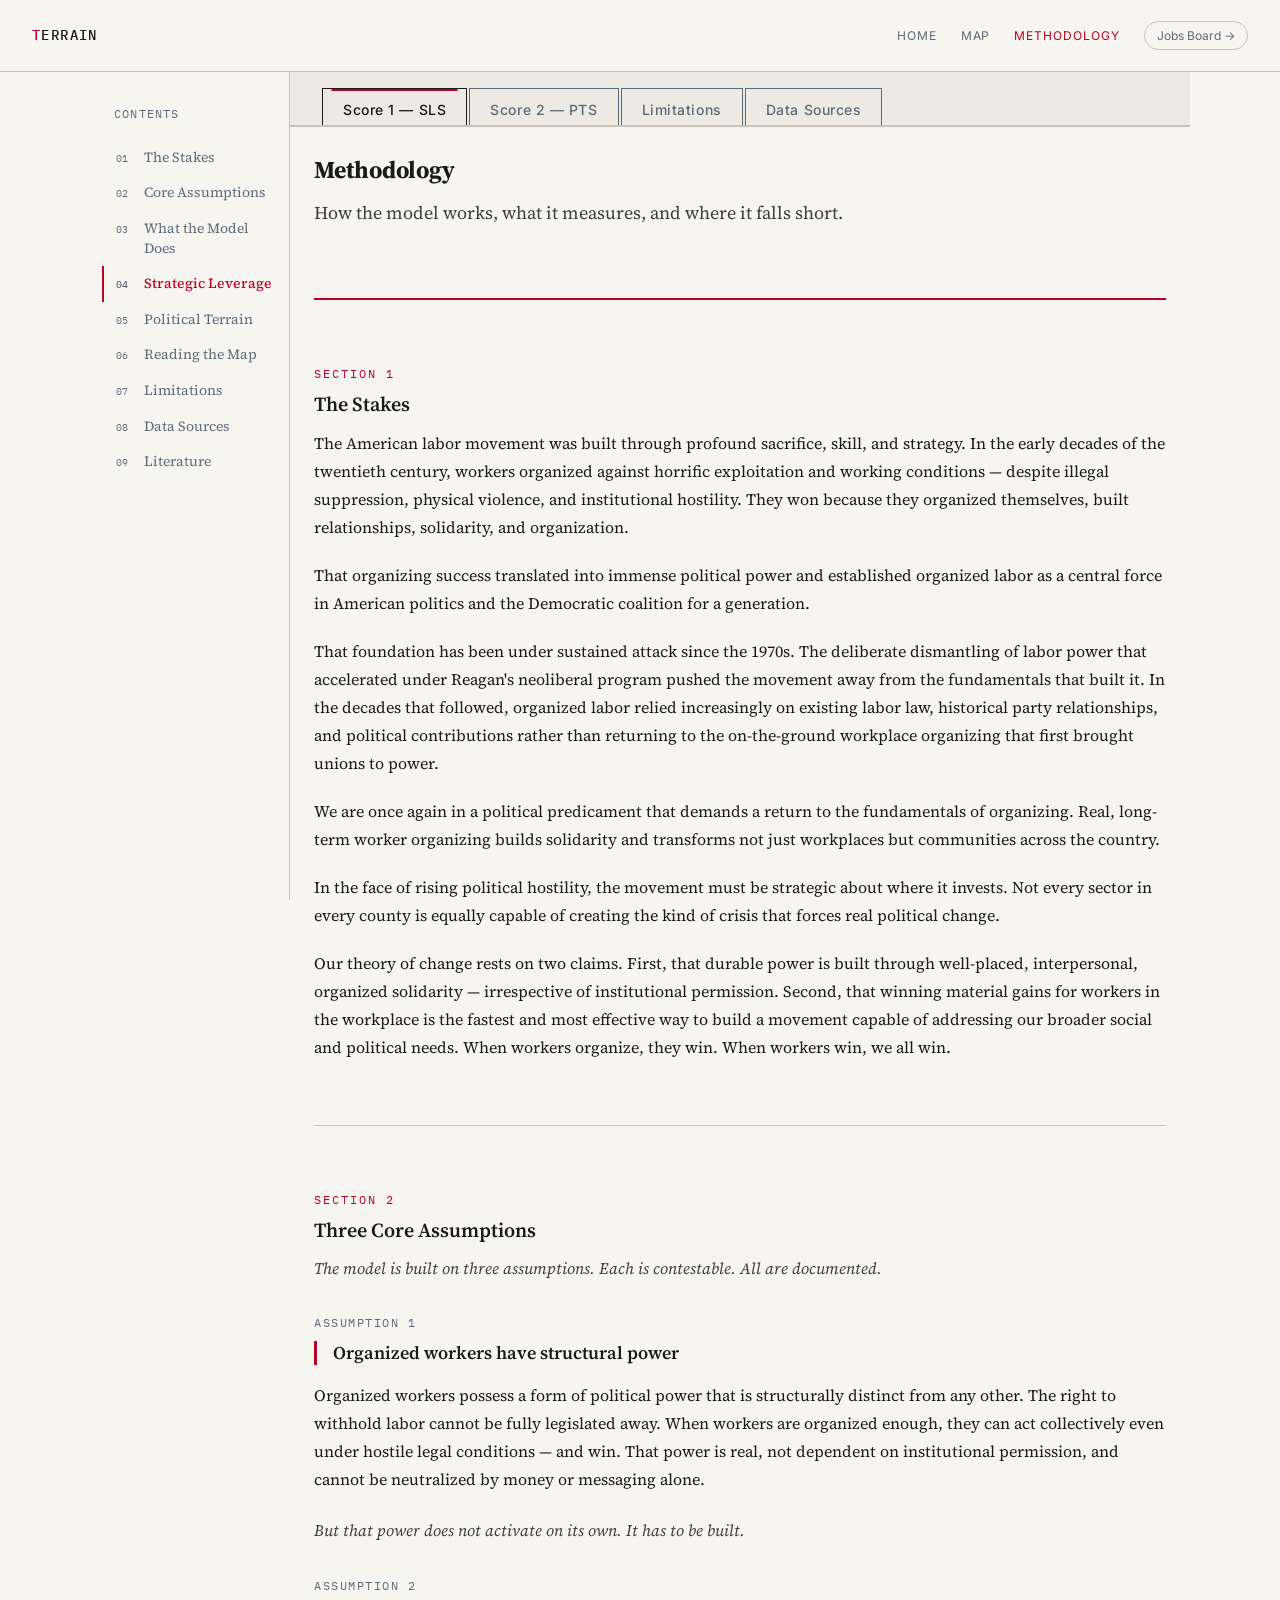
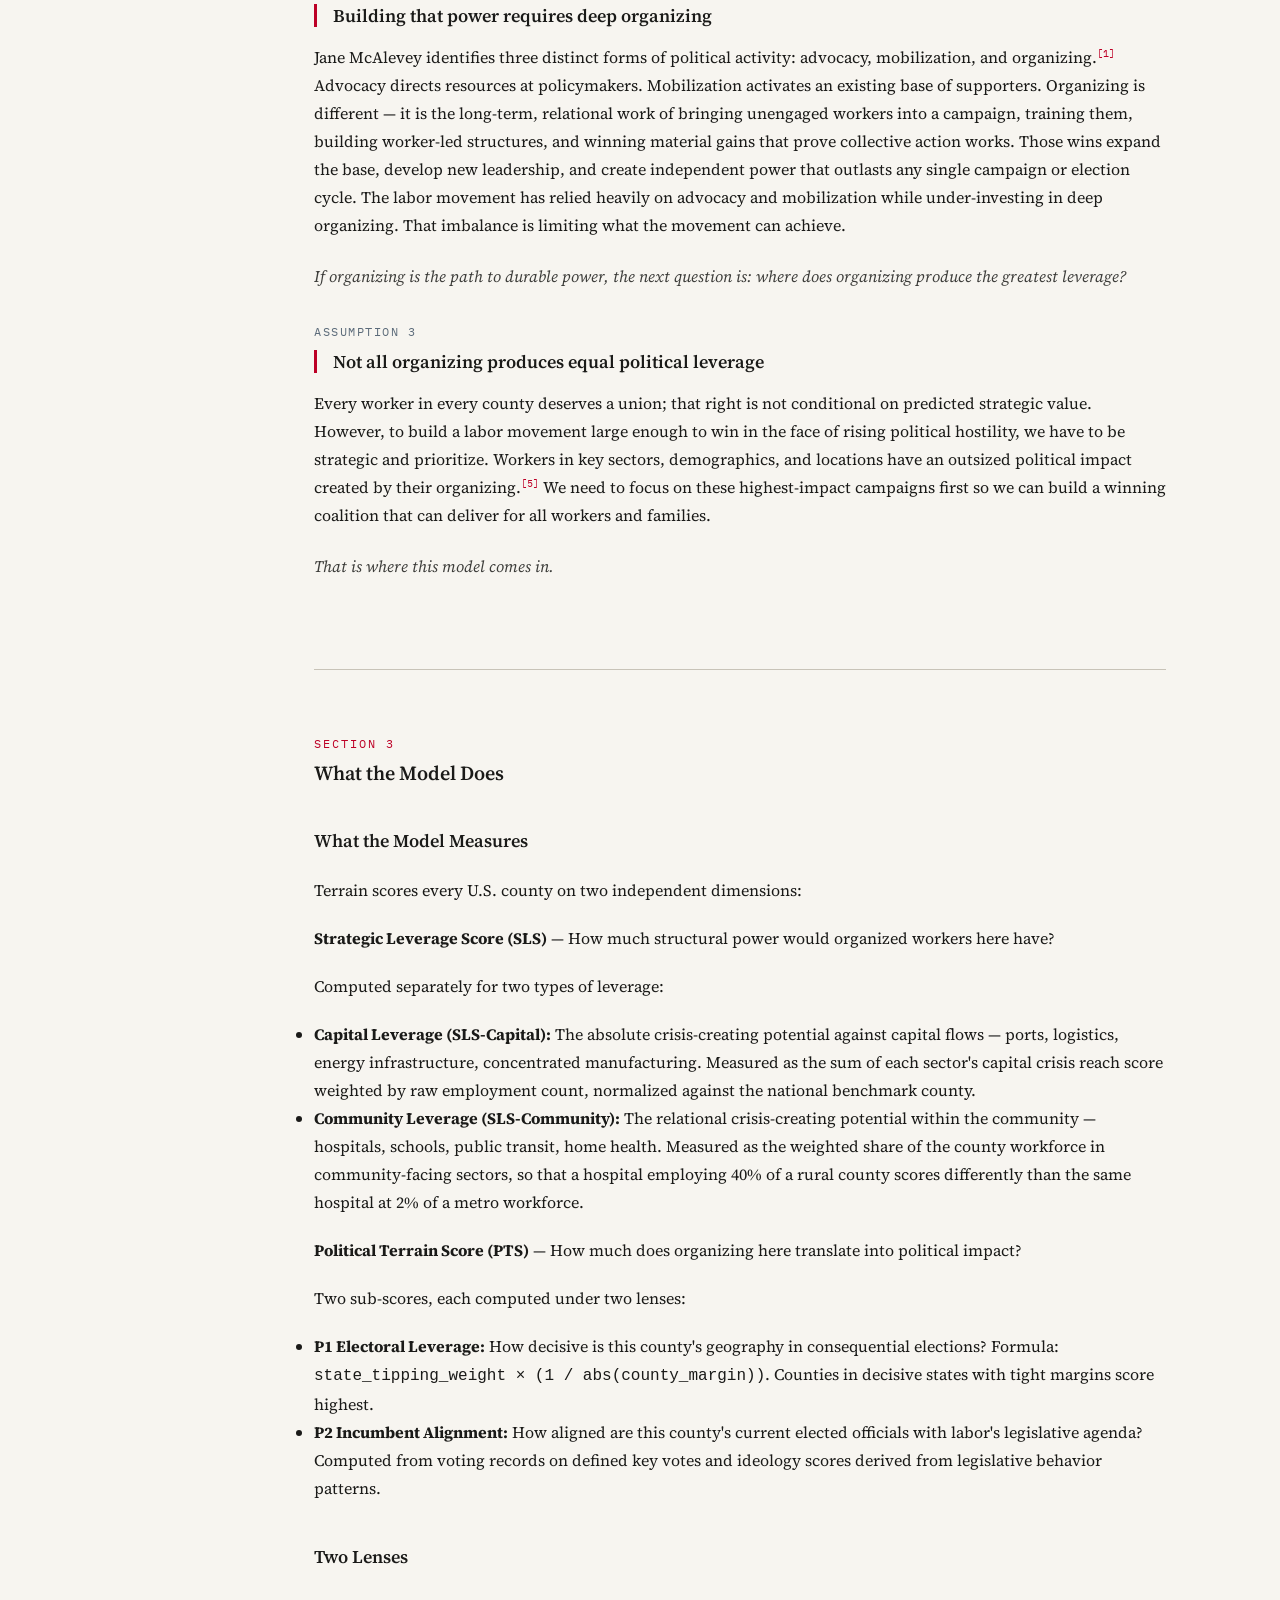
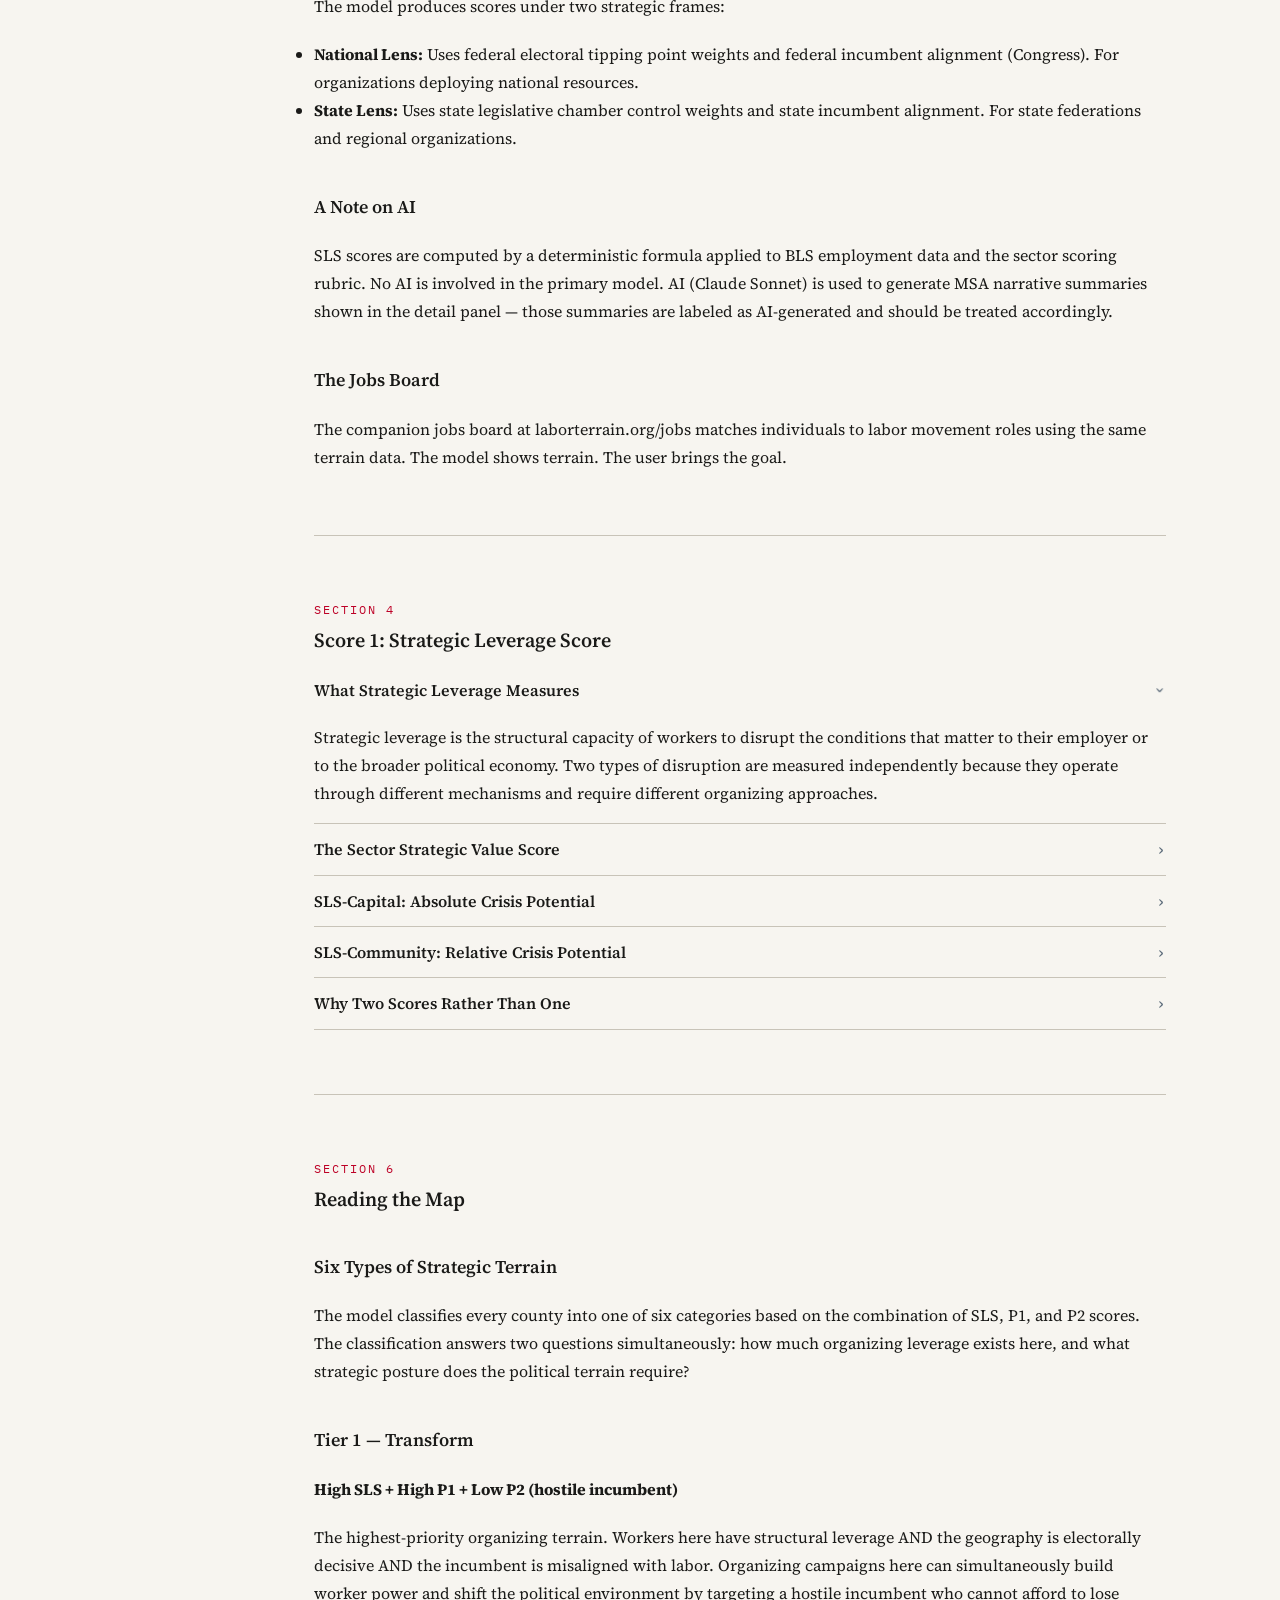
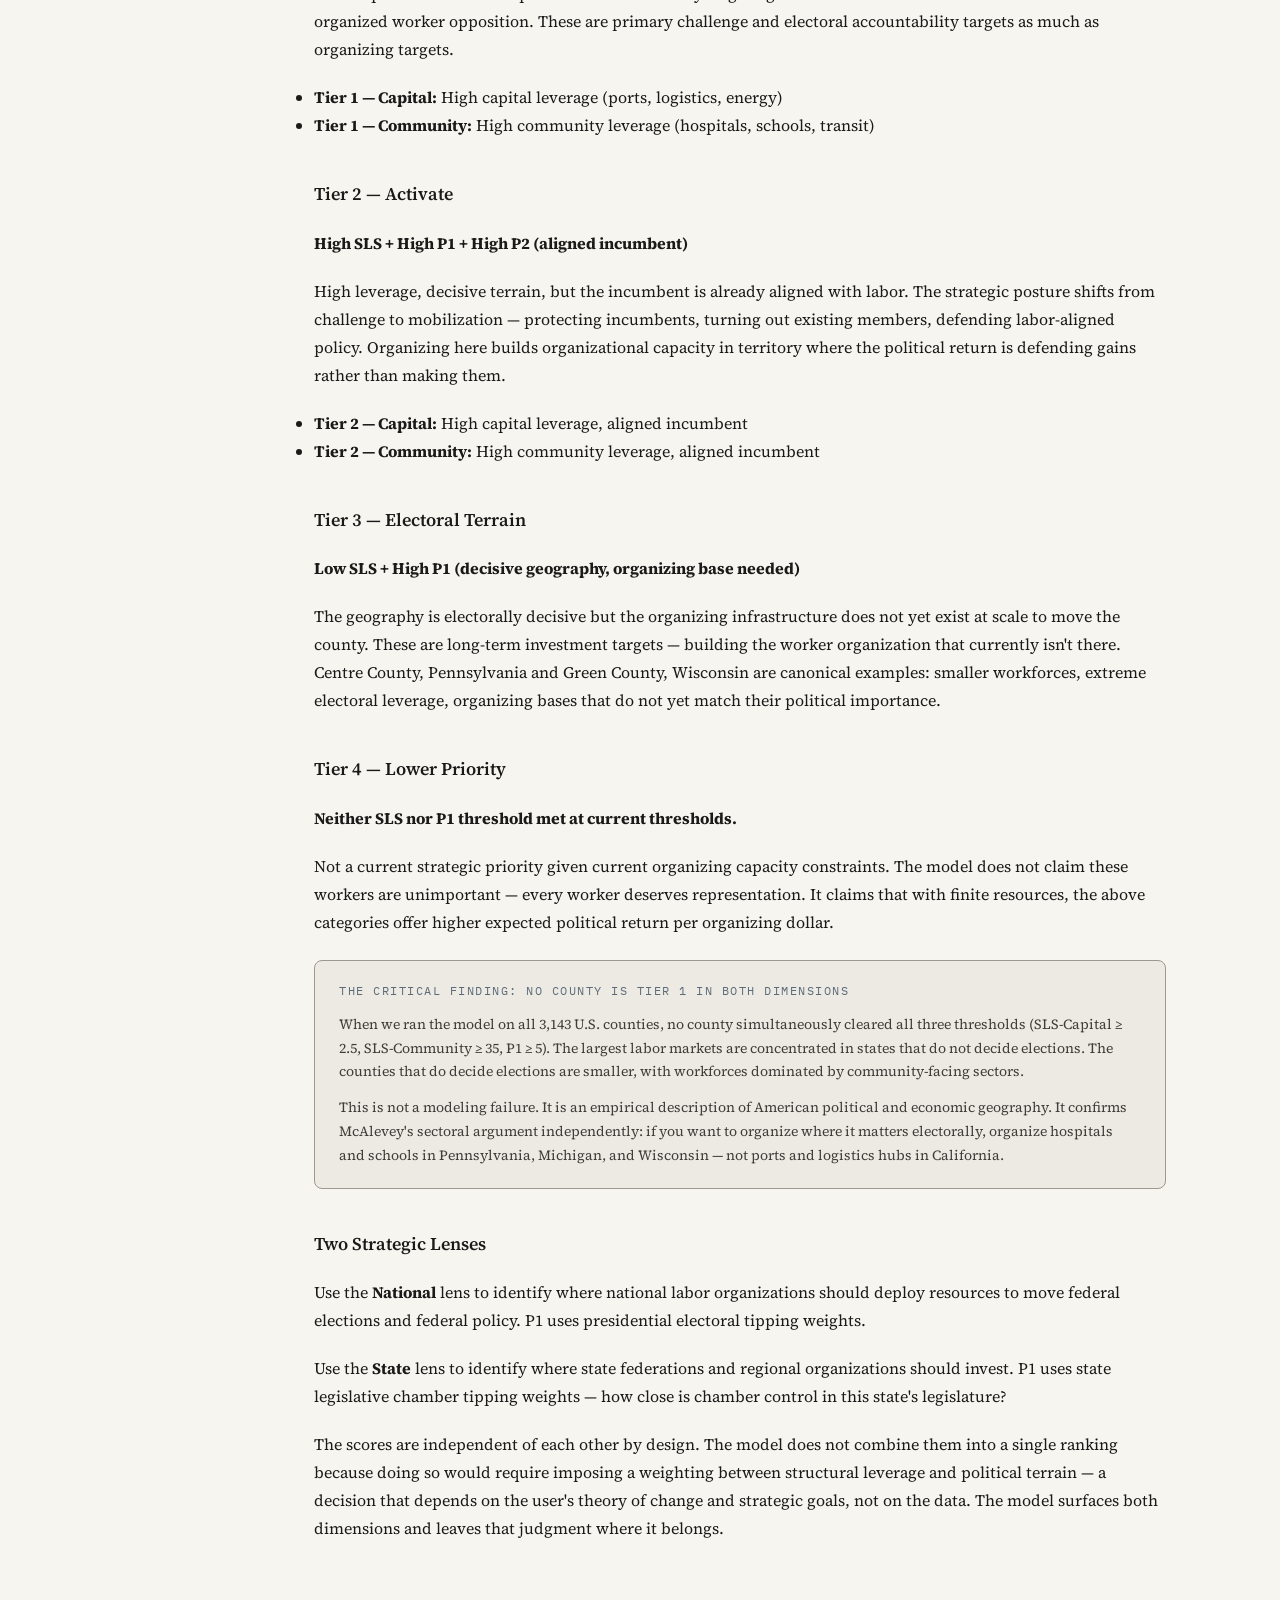
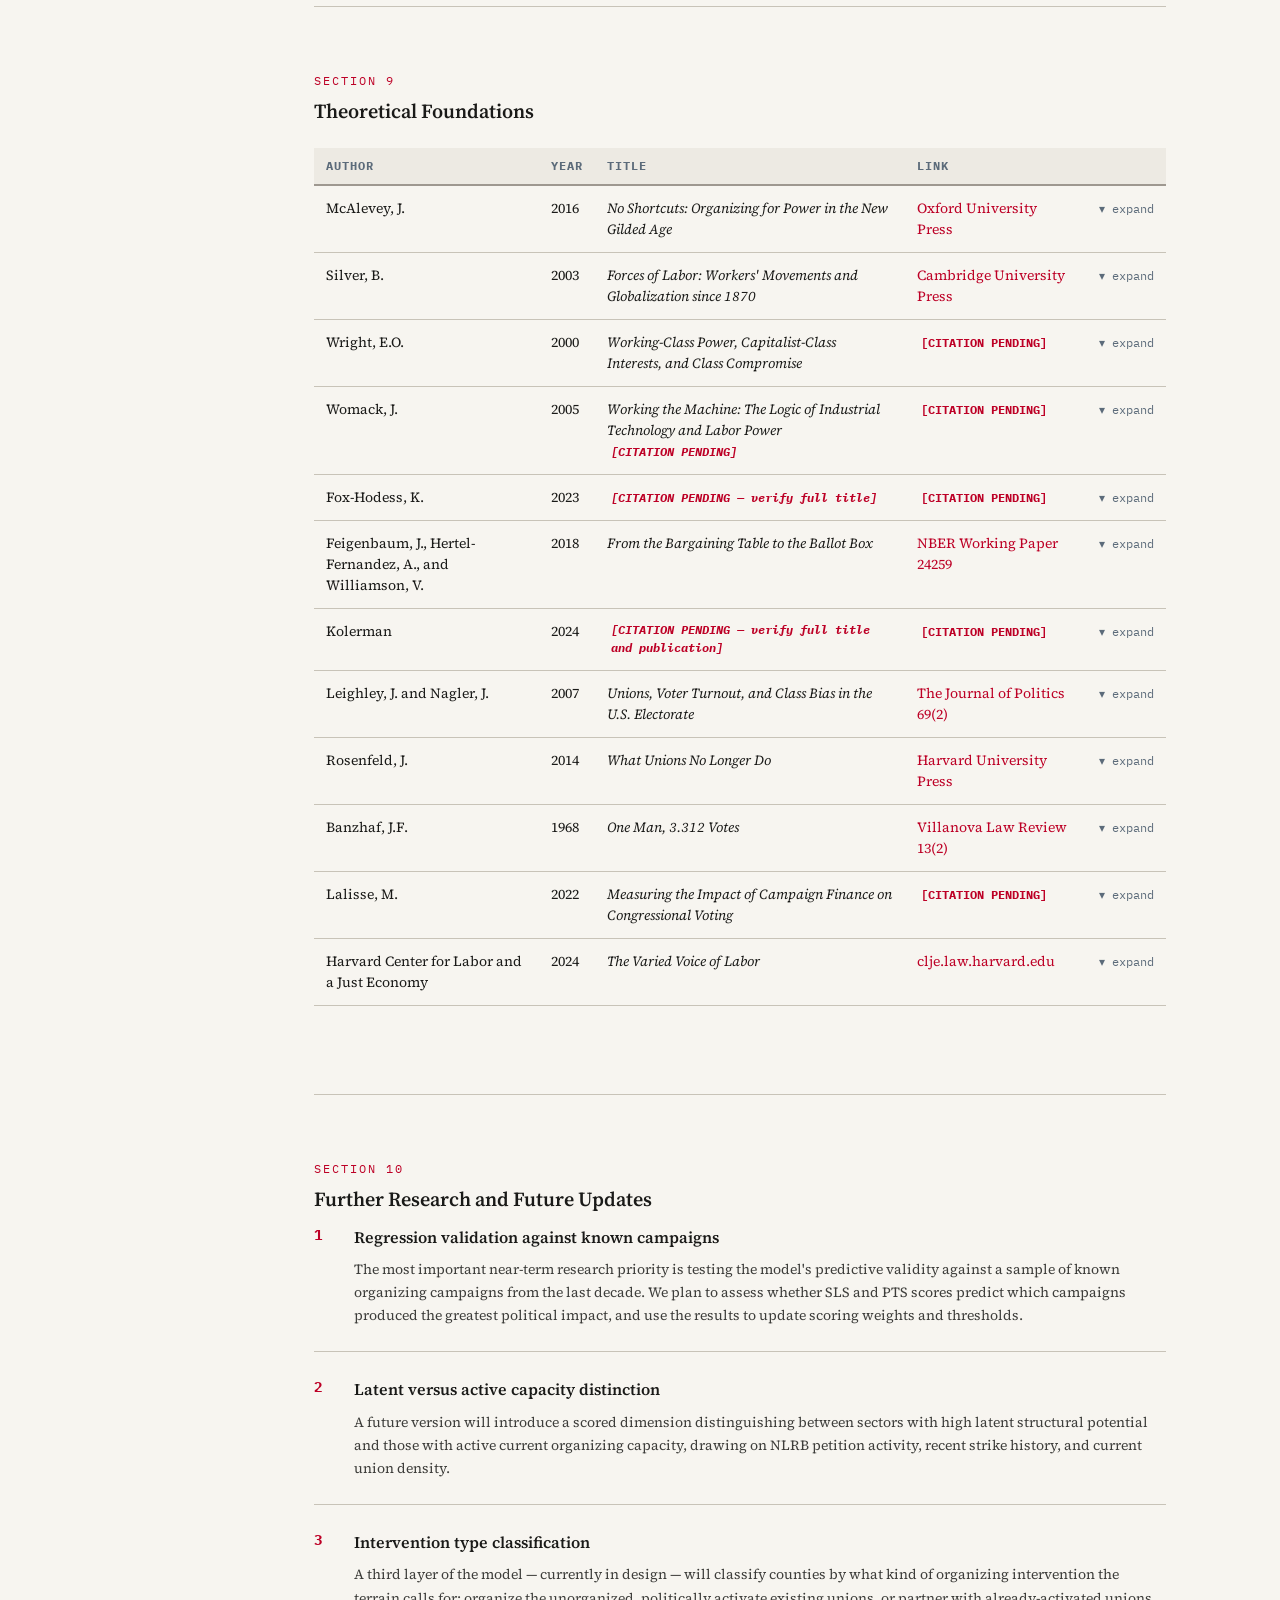
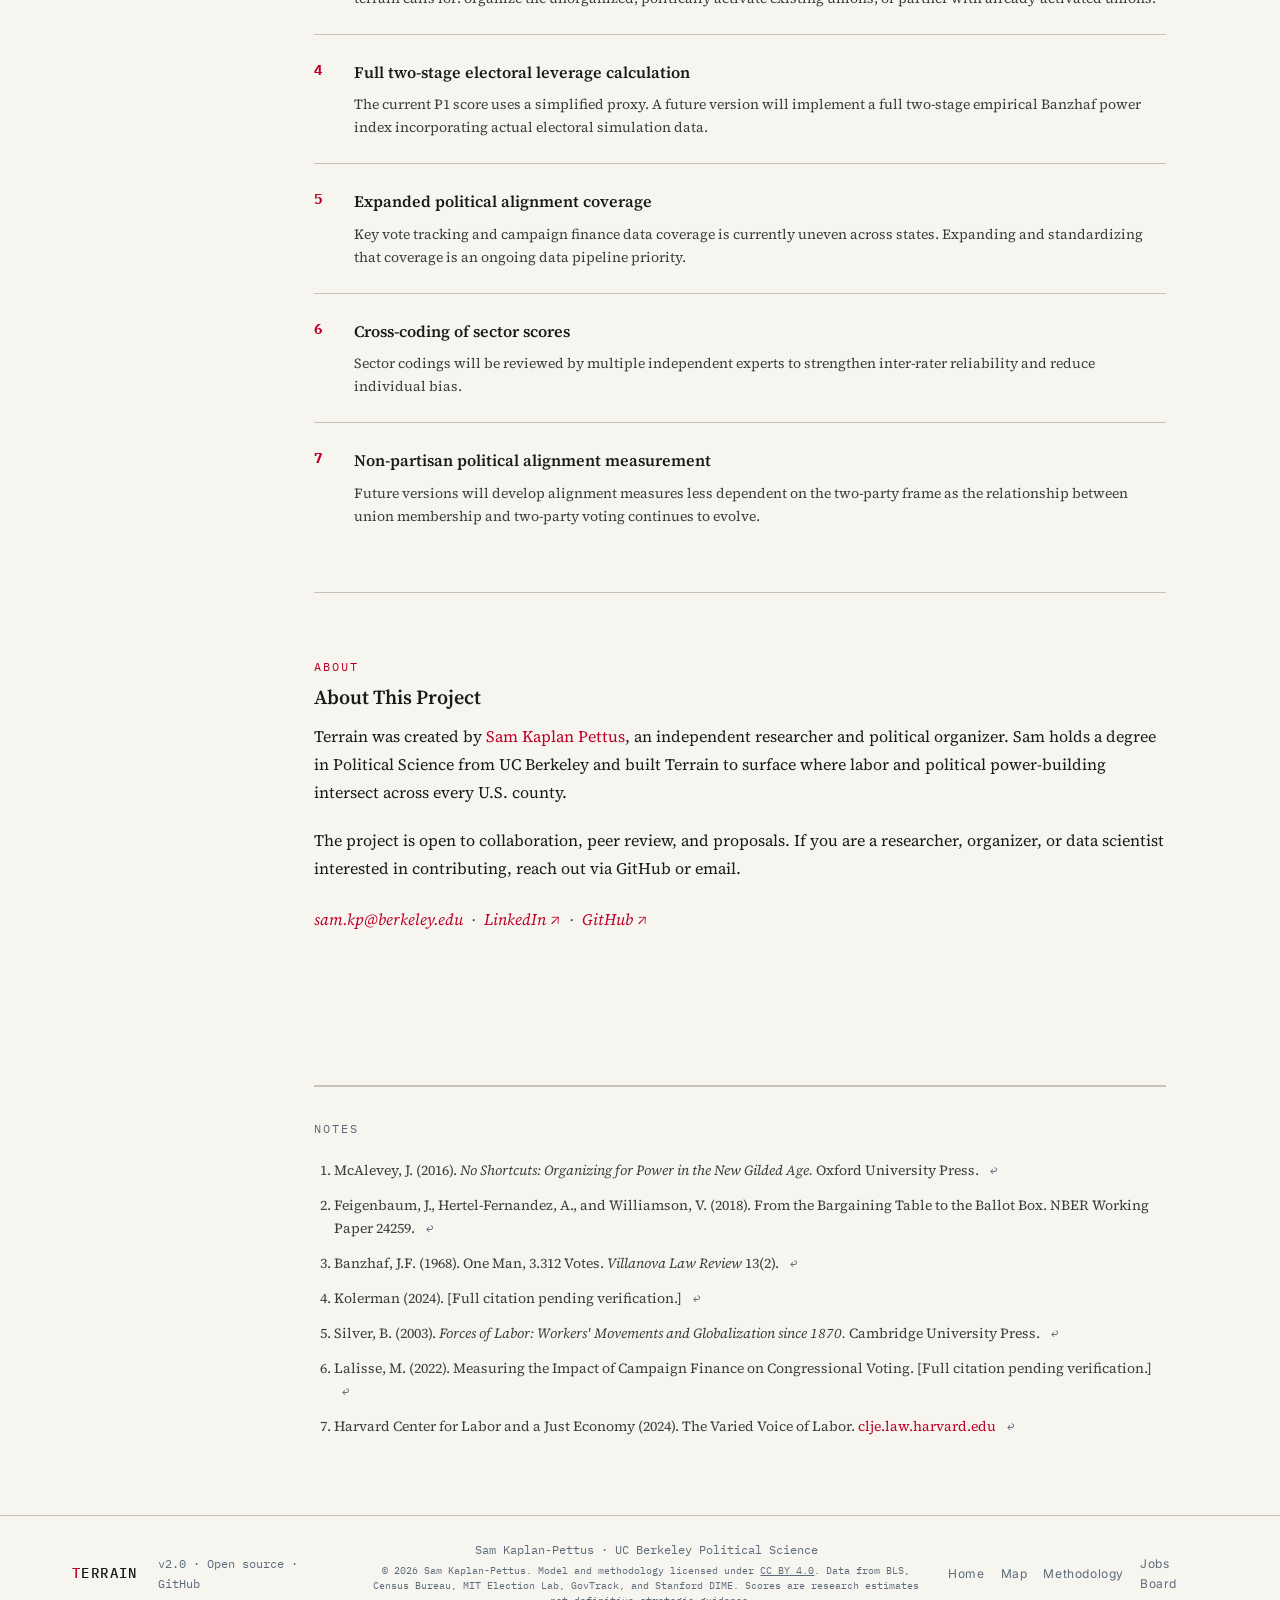
<file: output/methodology.html>
<!DOCTYPE html>
<html lang="en">
<head>
  <meta charset="UTF-8">
  <meta name="viewport" content="width=device-width, initial-scale=1.0">
  <title>Methodology — Terrain v2.0</title>
  <link rel="stylesheet" href="terrain.css">
  <style>
    /* === TERRAIN — Methodology v2.0 Page Styles ===
       Uses only CSS variables defined in terrain.css.
       No new colors, no new fonts. */

    .method-content {
      max-width: 1280px;
      margin: 0 auto;
      padding: var(--space-16) var(--space-6) var(--space-16);
    }

    .method-header {
      margin-bottom: var(--space-16);
      padding-bottom: var(--space-10);
      border-bottom: 2px solid var(--color-accent);
    }

    .method-header__title {
      font-family: var(--font-serif);
      font-size: var(--text-2xl);
      font-weight: 700;
      color: var(--color-text);
      line-height: 1.15;
      margin-bottom: var(--space-4);
    }

    .method-header__subtitle {
      font-family: var(--font-body);
      font-size: var(--text-lg);
      color: var(--color-text-secondary);
      line-height: 1.5;
      margin-bottom: var(--space-8);
    }

    .method-toc {
      margin-top: var(--space-8);
    }

    .method-toc__label {
      font-family: var(--font-mono);
      font-size: var(--text-xs);
      font-weight: 700;
      letter-spacing: 0.08em;
      text-transform: uppercase;
      color: var(--color-text-muted);
      margin-bottom: var(--space-3);
    }

    .method-toc__list {
      list-style: none;
      padding: 0;
      margin: 0;
      display: flex;
      flex-wrap: wrap;
      gap: var(--space-2) var(--space-6);
    }

    .method-toc__list li {
      display: flex;
      align-items: center;
      gap: var(--space-2);
    }

    .method-toc__num {
      font-family: var(--font-mono);
      font-size: var(--text-xs);
      color: var(--color-text-muted);
      min-width: 1.25rem;
    }

    .method-toc__link {
      font-family: var(--font-body);
      font-size: var(--text-sm);
      color: var(--color-text-secondary);
      text-decoration: none;
      border-bottom: 1px solid transparent;
      transition: color 0.15s ease, border-color 0.15s ease;
    }

    .method-toc__link:hover {
      color: var(--color-accent);
      border-bottom-color: var(--color-accent);
    }

    .method-section {
      margin-bottom: var(--space-16);
      padding-bottom: var(--space-16);
      border-bottom: 1px solid var(--color-border);
    }

    .method-section:last-of-type {
      border-bottom: none;
    }

    .method-section .section-label {
      color: var(--color-accent);
    }

    .method-subheading {
      font-family: var(--font-serif);
      font-size: var(--text-lg);
      font-weight: 600;
      color: var(--color-text);
      margin-top: var(--space-10);
      margin-bottom: var(--space-5);
    }

    .method-intro {
      font-family: var(--font-body);
      font-size: var(--text-base);
      color: var(--color-text-secondary);
      line-height: 1.65;
      margin-bottom: var(--space-8);
      font-style: italic;
    }

    .method-body {
      font-family: var(--font-body);
      font-size: var(--text-base);
      color: var(--color-text);
      line-height: 1.75;
    }

    .method-body + .method-body {
      margin-top: var(--space-5);
    }

    .method-transition {
      font-family: var(--font-body);
      font-size: var(--text-base);
      font-style: italic;
      color: var(--color-text-secondary);
      line-height: 1.7;
      margin-top: var(--space-6);
      margin-bottom: var(--space-6);
    }

    .assumption-block {
      margin-top: var(--space-8);
      margin-bottom: var(--space-2);
    }

    .assumption-label {
      font-family: var(--font-mono);
      font-size: var(--text-xs);
      letter-spacing: 1.5px;
      text-transform: uppercase;
      color: var(--color-text-muted);
      display: block;
      margin-bottom: var(--space-2);
    }

    .assumption-heading {
      font-family: var(--font-serif);
      font-size: var(--text-lg);
      font-weight: 600;
      color: var(--color-text);
      padding-left: var(--space-4);
      border-left: 3px solid var(--color-accent);
      margin-bottom: var(--space-4);
      line-height: 1.3;
    }

    .formula-block {
      font-family: var(--font-mono);
      font-size: var(--text-sm);
      color: var(--color-accent);
      background-color: var(--color-bg-subtle);
      border: 1px solid var(--color-border);
      border-left: 3px solid var(--color-accent);
      border-radius: var(--radius-sm);
      padding: var(--space-4) var(--space-5);
      margin: var(--space-5) 0;
      line-height: 1.8;
      white-space: pre-wrap;
      overflow-x: auto;
    }

    .note-box {
      background-color: var(--color-bg-subtle);
      border: 1px solid var(--color-border-strong);
      border-radius: var(--radius-md);
      padding: var(--space-5) var(--space-6);
      margin: var(--space-6) 0;
    }

    .note-box__label {
      font-family: var(--font-mono);
      font-size: var(--text-xs);
      letter-spacing: 1.5px;
      text-transform: uppercase;
      color: var(--color-text-muted);
      display: block;
      margin-bottom: var(--space-3);
    }

    .note-box p {
      font-family: var(--font-body);
      font-size: var(--text-sm);
      color: var(--color-text-secondary);
      line-height: 1.7;
    }

    .note-box p + p {
      margin-top: var(--space-3);
    }

    .method-table {
      width: 100%;
      border-collapse: collapse;
      margin: var(--space-6) 0;
      font-size: var(--text-sm);
    }

    .method-table thead th {
      font-family: var(--font-mono);
      font-size: var(--text-xs);
      letter-spacing: 1px;
      text-transform: uppercase;
      color: var(--color-text-muted);
      text-align: left;
      padding: var(--space-2) var(--space-3);
      border-bottom: 2px solid var(--color-border-strong);
      background-color: var(--color-bg-subtle);
    }

    .method-table tbody td {
      font-family: var(--font-body);
      padding: var(--space-3);
      border-bottom: 1px solid var(--color-border);
      color: var(--color-text);
      line-height: 1.5;
      vertical-align: top;
    }

    .method-table tbody tr:last-child td {
      border-bottom: none;
    }

    .method-table tbody tr:hover td {
      background-color: var(--color-bg-subtle);
    }

    .score-table thead th {
      text-align: center;
    }

    .score-table thead th:first-child {
      text-align: left;
    }

    .score-table tbody td {
      text-align: center;
    }

    .score-table tbody td:first-child {
      text-align: left;
    }

    .votes-table tbody td {
      width: 50%;
    }

    .data-table td:last-child {
      font-family: var(--font-mono);
      font-size: var(--text-xs);
      color: var(--color-text-secondary);
    }

    .lit-row {
      cursor: pointer;
    }

    .lit-row:hover td {
      background-color: var(--color-bg-subtle);
    }

    .lit-row[data-expanded="true"] td {
      border-bottom: none;
    }

    .lit-title-cell {
      font-style: italic;
    }

    .lit-expand-row {
      display: none;
    }

    .lit-expand-row.visible {
      display: table-row;
    }

    .lit-expand-row td {
      padding: var(--space-3) var(--space-6) var(--space-5);
      background-color: var(--color-bg-subtle);
      border-bottom: 1px solid var(--color-border);
      font-family: var(--font-body);
      font-size: var(--text-sm);
      color: var(--color-text-secondary);
      line-height: 1.65;
    }

    .lit-toggle {
      font-family: var(--font-mono);
      font-size: var(--text-xs);
      color: var(--color-text-muted);
      cursor: pointer;
      white-space: nowrap;
    }

    .citation-pending {
      font-family: var(--font-mono);
      font-size: var(--text-xs);
      font-weight: 700;
      color: var(--color-accent);
      display: inline-block;
      margin-left: var(--space-1);
    }

    .expand-card {
      border: 1px solid var(--color-border);
      border-radius: var(--radius-md);
      margin-bottom: var(--space-4);
      background-color: var(--color-bg-card);
      overflow: hidden;
    }

    .expand-card:hover {
      border-color: var(--color-border-strong);
    }

    .expand-card[data-expanded="true"] {
      border-color: var(--color-border-strong);
    }

    .expand-card__btn {
      display: grid;
      grid-template-columns: 2ch 1fr auto;
      align-items: start;
      gap: var(--space-4);
      padding: var(--space-5) var(--space-6);
      cursor: pointer;
      background: none;
      border: none;
      width: 100%;
      text-align: left;
    }

    .expand-card__btn:hover {
      background-color: var(--color-bg-subtle);
    }

    .expand-card__num {
      font-family: var(--font-mono);
      font-size: var(--text-sm);
      font-weight: 700;
      color: var(--color-accent);
      padding-top: 2px;
    }

    .expand-card__meta {
      display: flex;
      flex-direction: column;
      gap: var(--space-1);
    }

    .expand-card__title {
      font-family: var(--font-serif);
      font-size: var(--text-base);
      font-weight: 600;
      color: var(--color-text);
      line-height: 1.3;
    }

    .expand-card__summary {
      font-family: var(--font-body);
      font-size: var(--text-sm);
      color: var(--color-text-secondary);
      line-height: 1.5;
    }

    .expand-card__arrow {
      font-family: var(--font-mono);
      font-size: var(--text-xs);
      color: var(--color-text-muted);
      padding-top: 3px;
      transition: transform 200ms ease;
      display: inline-block;
    }

    .expand-card[data-expanded="true"] .expand-card__arrow {
      transform: rotate(180deg);
    }

    .expand-card__body {
      display: none;
      padding: var(--space-5) var(--space-6) var(--space-6);
      border-top: 1px solid var(--color-border);
      font-family: var(--font-body);
      font-size: var(--text-base);
      color: var(--color-text);
      line-height: 1.75;
    }

    .expand-card[data-expanded="true"] .expand-card__body {
      display: block;
    }

    .expand-card__body p + p {
      margin-top: var(--space-4);
    }

    .quadrant-wrapper {
      margin: var(--space-8) 0;
    }

    .quadrant-axis-y {
      font-family: var(--font-mono);
      font-size: var(--text-xs);
      letter-spacing: 1.5px;
      text-transform: uppercase;
      color: var(--color-text-muted);
      margin-bottom: var(--space-3);
    }

    .quadrant-grid {
      display: grid;
      grid-template-columns: 1fr 1fr;
      gap: var(--space-3);
    }

    .quadrant-cell {
      border-radius: var(--radius-md);
      padding: var(--space-5) var(--space-6);
      min-height: 140px;
    }

    .quadrant-cell__tag {
      font-family: var(--font-mono);
      font-size: var(--text-xs);
      font-weight: 700;
      letter-spacing: 1px;
      text-transform: uppercase;
      display: block;
      margin-bottom: var(--space-3);
    }

    .quadrant-cell__desc {
      font-family: var(--font-body);
      font-size: var(--text-sm);
      line-height: 1.6;
    }

    .quadrant-cell--red {
      background-color: var(--color-accent);
    }

    .quadrant-cell--red .quadrant-cell__tag {
      color: rgba(255, 255, 255, 0.75);
    }

    .quadrant-cell--red .quadrant-cell__desc {
      color: #ffffff;
    }

    .quadrant-cell--orange {
      background-color: var(--color-tier-b);
    }

    .quadrant-cell--orange .quadrant-cell__tag {
      color: var(--color-type-b);
    }

    .quadrant-cell--orange .quadrant-cell__desc {
      color: var(--color-tier-b-text);
    }

    .quadrant-cell--blue {
      background-color: var(--color-banner-info-bg);
      border: 1px solid var(--color-banner-info-border);
    }

    .quadrant-cell--blue .quadrant-cell__tag {
      color: var(--color-banner-info-border);
    }

    .quadrant-cell--blue .quadrant-cell__desc {
      color: var(--color-text);
    }

    .quadrant-cell--gray {
      background-color: var(--color-banner-muted-bg);
      border: 1px solid var(--color-border);
    }

    .quadrant-cell--gray .quadrant-cell__tag {
      color: var(--color-text-muted);
    }

    .quadrant-cell--gray .quadrant-cell__desc {
      color: var(--color-text-secondary);
    }

    .quadrant-x-labels {
      display: grid;
      grid-template-columns: 1fr 1fr;
      gap: var(--space-3);
      margin-top: var(--space-3);
    }

    .quadrant-x-label {
      font-family: var(--font-mono);
      font-size: var(--text-xs);
      letter-spacing: 1px;
      text-transform: uppercase;
      color: var(--color-text-muted);
      text-align: center;
    }

    .research-list {
      list-style: none;
      padding: 0;
      margin: 0;
    }

    .research-list__item {
      display: flex;
      gap: var(--space-5);
      padding-bottom: var(--space-6);
      margin-bottom: var(--space-6);
      border-bottom: 1px solid var(--color-border);
    }

    .research-list__item:last-child {
      border-bottom: none;
      margin-bottom: 0;
      padding-bottom: 0;
    }

    .research-list__num {
      font-family: var(--font-mono);
      font-size: var(--text-sm);
      font-weight: 700;
      color: var(--color-accent);
      flex-shrink: 0;
      line-height: 1.6;
      min-width: var(--space-5);
    }

    .research-list__title {
      font-family: var(--font-serif);
      font-size: var(--text-base);
      font-weight: 600;
      color: var(--color-text);
      display: block;
      margin-bottom: var(--space-2);
    }

    .research-list__desc {
      font-family: var(--font-body);
      font-size: var(--text-sm);
      color: var(--color-text-secondary);
      line-height: 1.65;
    }

    .footnotes {
      margin-top: var(--space-12);
      padding-top: var(--space-8);
      border-top: 2px solid var(--color-border);
    }

    .footnotes__heading {
      font-family: var(--font-mono);
      font-size: var(--text-xs);
      letter-spacing: 2px;
      text-transform: uppercase;
      color: var(--color-text-muted);
      margin-bottom: var(--space-5);
    }

    .footnotes ol {
      padding-left: var(--space-5);
      margin: 0;
    }

    .footnotes li {
      font-family: var(--font-body);
      font-size: var(--text-sm);
      color: var(--color-text-secondary);
      line-height: 1.65;
      margin-bottom: var(--space-3);
    }

    .fn-back {
      font-family: var(--font-mono);
      font-size: var(--text-xs);
      color: var(--color-text-muted);
      text-decoration: none;
      margin-left: var(--space-2);
    }

    .fn-back:hover {
      color: var(--color-accent);
    }

    .fn-ref {
      font-family: var(--font-mono);
      font-size: 10px;
      vertical-align: super;
      color: var(--color-accent);
      text-decoration: none;
      line-height: 0;
    }

    .fn-ref:hover {
      text-decoration: underline;
    }

    .site-footer {
      background-color: var(--color-bg-card);
      border-top: 1px solid var(--color-border);
      padding: var(--space-10) var(--space-6);
    }

    .site-footer__inner {
      max-width: 860px;
      margin: 0 auto;
      display: flex;
      align-items: center;
      justify-content: space-between;
      flex-wrap: wrap;
      gap: var(--space-4);
    }

    .site-footer__brand {
      font-family: var(--font-mono);
      font-size: var(--text-sm);
      font-weight: 700;
      letter-spacing: 2px;
      text-transform: uppercase;
      color: var(--color-text-muted);
      text-decoration: none;
    }

    .site-footer__brand:hover {
      color: var(--color-accent);
      text-decoration: none;
    }

    .site-footer__text {
      font-family: var(--font-body);
      font-size: var(--text-sm);
      color: var(--color-text-muted);
    }

    @media (max-width: 768px) {
      .method-content {
        padding: var(--space-10) var(--space-4) var(--space-12);
      }

      .method-header__title {
        font-size: var(--text-xl);
      }

      .expand-card__btn {
        padding: var(--space-4);
        gap: var(--space-3);
      }

      .expand-card__body {
        padding: var(--space-4);
      }

      .quadrant-grid {
        grid-template-columns: 1fr;
      }

      .quadrant-x-labels {
        display: none;
      }

      .method-table {
        font-size: var(--text-xs);
      }

      .method-table thead th,
      .method-table tbody td {
        padding: var(--space-2);
      }
    }

    /* === EXPANDABLE SUBSECTIONS === */
    .method-subsection {
      border-bottom: 1px solid var(--color-border);
      margin-bottom: 0;
    }

    .method-sub-header {
      display: flex;
      justify-content: space-between;
      align-items: center;
      padding: var(--space-3) 0;
      cursor: pointer;
      user-select: none;
    }

    .method-sub-header:hover .method-sub-title {
      color: var(--color-accent);
    }

    .method-sub-title {
      font-family: var(--font-body);
      font-size: var(--text-base);
      font-weight: 600;
      color: var(--color-text);
      transition: color 0.15s;
    }

    .method-sub-arrow {
      font-family: var(--font-mono);
      font-size: var(--text-base);
      color: var(--color-text-muted);
      transition: transform 0.2s ease;
      display: inline-block;
    }

    .method-subsection[data-open="true"] .method-sub-arrow {
      transform: rotate(90deg);
    }

    .method-sub-body {
      display: none;
      padding: var(--space-2) 0 var(--space-4) 0;
    }

    .method-subsection[data-open="true"] .method-sub-body {
      display: block;
    }

    /* === PERSISTENT LEFT TOC RAIL === */
    .method-layout {
      display: flex;
      min-height: calc(100vh - var(--nav-height));
      max-width: 1100px;
      margin: 0 auto;
    }

    .method-toc-rail {
      width: 200px;
      flex-shrink: 0;
      padding: var(--space-8) var(--space-4) var(--space-8) var(--space-6);
      border-right: 1px solid var(--color-border);
      position: sticky;
      top: var(--nav-height);
      height: calc(100vh - var(--nav-height));
      overflow-y: auto;
    }

    .method-toc-heading {
      font-family: var(--font-mono);
      font-size: var(--text-xs);
      letter-spacing: 0.1em;
      text-transform: uppercase;
      color: var(--color-text-muted);
      margin-bottom: var(--space-4);
    }

    .method-toc-list {
      list-style: none;
      padding: 0;
      margin: 0;
    }

    .method-toc-list li { margin-bottom: 0; }

    .method-toc-link {
      display: flex;
      align-items: baseline;
      gap: var(--space-2);
      padding: var(--space-2) 0 var(--space-2) var(--space-3);
      margin-left: calc(-1 * var(--space-3));
      font-family: var(--font-body);
      font-size: var(--text-sm);
      color: var(--color-text-muted);
      text-decoration: none;
      border-left: 2px solid transparent;
      transition: color 0.15s, border-color 0.15s;
      line-height: 1.4;
    }

    .method-toc-link:hover { color: var(--color-text); }

    .method-toc-link.active {
      color: var(--color-accent);
      border-left-color: var(--color-accent);
      font-weight: 500;
    }

    .toc-num {
      font-family: var(--font-mono);
      font-size: 10px;
      color: var(--color-text-muted);
      min-width: 20px;
      flex-shrink: 0;
    }

    .method-content-area { flex: 1; min-width: 0; }

    @media (max-width: 768px) {
      .method-toc-rail { display: none; }
      .method-layout { display: block; }
    }
  </style>
</head>
<body>

<!-- NAV -->
<nav class="terrain-topnav">
  <a href="index.html" class="topnav-wordmark">
    <span>T</span>errain
  </a>
  <div class="topnav-links">
    <a href="index.html" class="topnav-link" id="nav-home">Home</a>
    <a href="labor_organizing_national_dashboard.html" class="topnav-link" id="nav-map">Map</a>
    <a href="methodology.html" class="topnav-link active" id="nav-methodology">Methodology</a>
    <a href="jobs.html" class="topnav-jobs">Jobs Board →</a>
  </div>
</nav>

<div class="method-layout">

  <!-- Left persistent TOC -->
  <nav class="method-toc-rail" aria-label="Methodology contents">
    <div class="method-toc-heading">Contents</div>
    <ul class="method-toc-list">
      <li><a href="#stakes" class="method-toc-link" data-panel="">
        <span class="toc-num">01</span> The Stakes
      </a></li>
      <li><a href="#assumptions" class="method-toc-link" data-panel="">
        <span class="toc-num">02</span> Core Assumptions
      </a></li>
      <li><a href="#model" class="method-toc-link" data-panel="">
        <span class="toc-num">03</span> What the Model Does
      </a></li>
      <li><a href="#sls" class="method-toc-link active" data-panel="sls"
             onclick="switchMethodTab('sls',null)">
        <span class="toc-num">04</span> Strategic Leverage
      </a></li>
      <li><a href="#pts" class="method-toc-link" data-panel="pts"
             onclick="switchMethodTab('pts',null)">
        <span class="toc-num">05</span> Political Terrain
      </a></li>
      <li><a href="#map" class="method-toc-link" data-panel="">
        <span class="toc-num">06</span> Reading the Map
      </a></li>
      <li><a href="#limitations" class="method-toc-link" data-panel="limitations"
             onclick="switchMethodTab('limitations',null)">
        <span class="toc-num">07</span> Limitations
      </a></li>
      <li><a href="#data" class="method-toc-link" data-panel="data"
             onclick="switchMethodTab('data',null)">
        <span class="toc-num">08</span> Data Sources
      </a></li>
      <li><a href="#literature" class="method-toc-link" data-panel="">
        <span class="toc-num">09</span> Literature
      </a></li>
    </ul>
  </nav>

  <!-- Right: tab nav + content -->
  <div class="method-content-area">

<nav class="method-nav" id="method-tab-nav">
  <button class="method-tab active" onclick="switchMethodTab('sls', this)">Score 1 — SLS</button>
  <button class="method-tab" onclick="switchMethodTab('pts', this)">Score 2 — PTS</button>
  <button class="method-tab" onclick="switchMethodTab('limitations', this)">Limitations</button>
  <button class="method-tab" onclick="switchMethodTab('data', this)">Data Sources</button>
</nav>
<div class="method-breadcrumb">
  <span>Methodology</span>
  <span id="bc-current">Strategic Leverage Score</span>
</div>

<main>
  <div class="method-content">

    <!-- PAGE HEADER -->
    <header class="method-header">
      <h1 class="method-header__title">Methodology</h1>
      <p class="method-header__subtitle">How the model works, what it measures, and where it falls short.</p>
    </header>

    <!-- SECTION 1 — THE STAKES -->
    <section class="method-section" id="stakes" aria-labelledby="stakes-heading">
      <span class="section-label">Section 1</span>
      <h2 class="section-title" id="stakes-heading">The Stakes</h2>

      <p class="method-body">The American labor movement was built through profound sacrifice, skill, and strategy. In the early decades of the twentieth century, workers organized against horrific exploitation and working conditions — despite illegal suppression, physical violence, and institutional hostility. They won because they organized themselves, built relationships, solidarity, and organization.</p>

      <p class="method-body">That organizing success translated into immense political power and established organized labor as a central force in American politics and the Democratic coalition for a generation.</p>

      <p class="method-body">That foundation has been under sustained attack since the 1970s. The deliberate dismantling of labor power that accelerated under Reagan's neoliberal program pushed the movement away from the fundamentals that built it. In the decades that followed, organized labor relied increasingly on existing labor law, historical party relationships, and political contributions rather than returning to the on-the-ground workplace organizing that first brought unions to power.</p>

      <p class="method-body">We are once again in a political predicament that demands a return to the fundamentals of organizing. Real, long-term worker organizing builds solidarity and transforms not just workplaces but communities across the country.</p>

      <p class="method-body">In the face of rising political hostility, the movement must be strategic about where it invests. Not every sector in every county is equally capable of creating the kind of crisis that forces real political change.</p>

      <p class="method-body">Our theory of change rests on two claims. First, that durable power is built through well-placed, interpersonal, organized solidarity — irrespective of institutional permission. Second, that winning material gains for workers in the workplace is the fastest and most effective way to build a movement capable of addressing our broader social and political needs. When workers organize, they win. When workers win, we all win.</p>
    </section>

    <!-- SECTION 2 — THREE CORE ASSUMPTIONS -->
    <section class="method-section" id="assumptions" aria-labelledby="assumptions-heading">
      <span class="section-label">Section 2</span>
      <h2 class="section-title" id="assumptions-heading">Three Core Assumptions</h2>
      <p class="method-intro">The model is built on three assumptions. Each is contestable. All are documented.</p>

      <div class="assumption-block">
        <span class="assumption-label">Assumption 1</span>
        <h3 class="assumption-heading">Organized workers have structural power</h3>
        <p class="method-body">Organized workers possess a form of political power that is structurally distinct from any other. The right to withhold labor cannot be fully legislated away. When workers are organized enough, they can act collectively even under hostile legal conditions — and win. That power is real, not dependent on institutional permission, and cannot be neutralized by money or messaging alone.</p>
      </div>

      <p class="method-transition">But that power does not activate on its own. It has to be built.</p>

      <div class="assumption-block">
        <span class="assumption-label">Assumption 2</span>
        <h3 class="assumption-heading">Building that power requires deep organizing</h3>
        <p class="method-body">Jane McAlevey identifies three distinct forms of political activity: advocacy, mobilization, and organizing.<a href="#fn-1" class="fn-ref" id="fn-ref-1">[1]</a> Advocacy directs resources at policymakers. Mobilization activates an existing base of supporters. Organizing is different — it is the long-term, relational work of bringing unengaged workers into a campaign, training them, building worker-led structures, and winning material gains that prove collective action works. Those wins expand the base, develop new leadership, and create independent power that outlasts any single campaign or election cycle. The labor movement has relied heavily on advocacy and mobilization while under-investing in deep organizing. That imbalance is limiting what the movement can achieve.</p>
      </div>

      <p class="method-transition">If organizing is the path to durable power, the next question is: where does organizing produce the greatest leverage?</p>

      <div class="assumption-block">
        <span class="assumption-label">Assumption 3</span>
        <h3 class="assumption-heading">Not all organizing produces equal political leverage</h3>
        <p class="method-body">Every worker in every county deserves a union; that right is not conditional on predicted strategic value. However, to build a labor movement large enough to win in the face of rising political hostility, we have to be strategic and prioritize. Workers in key sectors, demographics, and locations have an outsized political impact created by their organizing.<a href="#fn-5" class="fn-ref" id="fn-ref-5">[5]</a> We need to focus on these highest-impact campaigns first so we can build a winning coalition that can deliver for all workers and families.</p>
      </div>

      <p class="method-transition">That is where this model comes in.</p>
    </section>

    <!-- SECTION 3 — WHAT THE MODEL DOES -->
    <section class="method-section" id="model" aria-labelledby="model-heading">
      <span class="section-label">Section 3</span>
      <h2 class="section-title" id="model-heading">What the Model Does</h2>

      <h3 class="method-subheading">What the Model Measures</h3>
      <p class="method-body">Terrain scores every U.S. county on two independent dimensions:</p>
      <p class="method-body"><strong>Strategic Leverage Score (SLS)</strong> — How much structural power would organized workers here have?</p>
      <p class="method-body">Computed separately for two types of leverage:</p>
      <ul class="method-body">
        <li><strong>Capital Leverage (SLS-Capital):</strong> The absolute crisis-creating potential against capital flows — ports, logistics, energy infrastructure, concentrated manufacturing. Measured as the sum of each sector's capital crisis reach score weighted by raw employment count, normalized against the national benchmark county.</li>
        <li><strong>Community Leverage (SLS-Community):</strong> The relational crisis-creating potential within the community — hospitals, schools, public transit, home health. Measured as the weighted share of the county workforce in community-facing sectors, so that a hospital employing 40% of a rural county scores differently than the same hospital at 2% of a metro workforce.</li>
      </ul>
      <p class="method-body"><strong>Political Terrain Score (PTS)</strong> — How much does organizing here translate into political impact?</p>
      <p class="method-body">Two sub-scores, each computed under two lenses:</p>
      <ul class="method-body">
        <li><strong>P1 Electoral Leverage:</strong> How decisive is this county's geography in consequential elections? Formula: <code>state_tipping_weight × (1 / abs(county_margin))</code>. Counties in decisive states with tight margins score highest.</li>
        <li><strong>P2 Incumbent Alignment:</strong> How aligned are this county's current elected officials with labor's legislative agenda? Computed from voting records on defined key votes and ideology scores derived from legislative behavior patterns.</li>
      </ul>

      <h3 class="method-subheading">Two Lenses</h3>
      <p class="method-body">The model produces scores under two strategic frames:</p>
      <ul class="method-body">
        <li><strong>National Lens:</strong> Uses federal electoral tipping point weights and federal incumbent alignment (Congress). For organizations deploying national resources.</li>
        <li><strong>State Lens:</strong> Uses state legislative chamber control weights and state incumbent alignment. For state federations and regional organizations.</li>
      </ul>

      <h3 class="method-subheading">A Note on AI</h3>
      <p class="method-body">SLS scores are computed by a deterministic formula applied to BLS employment data and the sector scoring rubric. No AI is involved in the primary model. AI (Claude Sonnet) is used to generate MSA narrative summaries shown in the detail panel — those summaries are labeled as AI-generated and should be treated accordingly.</p>

      <h3 class="method-subheading">The Jobs Board</h3>
      <p class="method-body">The companion jobs board at laborterrain.org/jobs matches individuals to labor movement roles using the same terrain data. The model shows terrain. The user brings the goal.</p>
    </section>

    <!-- SECTION 4 — STRATEGIC LEVERAGE SCORE -->
    <section class="method-section method-panel active" id="sls" aria-labelledby="sls-heading">
      <span class="section-label">Section 4</span>
      <h2 class="section-title" id="sls-heading">Score 1: Strategic Leverage Score</h2>

      <h3 class="method-subheading">What Strategic Leverage Measures</h3>
      <p class="method-body">Strategic leverage is the structural capacity of workers to disrupt the conditions that matter to their employer or to the broader political economy. Two types of disruption are measured independently because they operate through different mechanisms and require different organizing approaches.</p>

      <h3 class="method-subheading">The Sector Strategic Value Score</h3>
      <p class="method-body">Every sector is scored on four components derived from the organizing literature. <strong>Capital Crisis Reach</strong> measures the capacity to disrupt capital flows through work stoppage — scored 0, 10, 15, or 25 points. <strong>Community Crisis Reach</strong> measures the capacity to create community-facing crisis — scored on the same scale. <strong>Community Facing Reach</strong> measures pre-existing relationships of trust with the public — scored 0, 5, 10, or 15 points. <strong>Non-Offshoreable</strong> measures whether work is structurally tied to physical U.S. location — scored 0, 3, or 5 points. Maximum sector score: 80 points.</p>

      <p class="method-body">Two interaction bonuses capture cases where variables reinforce each other. A sector scoring above zero on both capital and community crisis reach receives a <strong>Dual-Crisis bonus</strong> of 5 points (+5 if Capital Reach &gt; 0 AND Community Reach &gt; 0). A sector scoring above zero on both community crisis reach and community-facing reach receives a <strong>Whole-Worker bonus</strong> of 5 points (+5 if Community Reach &gt; 0 AND Community Facing &gt; 0).</p>

      <div class="formula-block">SVS = Capital Reach + Community Reach + Community-Facing Reach + Non-Offshoreable + Dual-Crisis Bonus + Whole-Worker Bonus
Maximum: 80 points</div>

      <table class="method-table score-table" aria-label="SVS variable scoring scale">
        <thead>
          <tr>
            <th scope="col">Variable</th>
            <th scope="col">None</th>
            <th scope="col">Local</th>
            <th scope="col">State</th>
            <th scope="col">National</th>
          </tr>
        </thead>
        <tbody>
          <tr>
            <td>Capital Crisis-Creating Reach</td>
            <td>0</td>
            <td>10</td>
            <td>15</td>
            <td>25</td>
          </tr>
          <tr>
            <td>Community Crisis-Creating Reach</td>
            <td>0</td>
            <td>10</td>
            <td>15</td>
            <td>25</td>
          </tr>
          <tr>
            <td>Community-Facing Reach</td>
            <td>0</td>
            <td>5</td>
            <td>10</td>
            <td>15</td>
          </tr>
          <tr>
            <td>Non-Offshoreable</td>
            <td>0</td>
            <td>3</td>
            <td>—</td>
            <td>5</td>
          </tr>
          <tr>
            <td>Dual-Crisis Bonus</td>
            <td>—</td>
            <td>—</td>
            <td>—</td>
            <td>+5 if Cap&gt;0 AND Comm&gt;0</td>
          </tr>
          <tr>
            <td>Whole-Worker Bonus</td>
            <td>—</td>
            <td>—</td>
            <td>—</td>
            <td>+5 if Comm&gt;0 AND Facing&gt;0</td>
          </tr>
        </tbody>
      </table>

      <div class="note-box">
        <span class="note-box__label">Methodology Note — Sector Scoring</span>
        <p>Sector scoring was conducted by human researchers based on best judgment, case study review, and existing labor literature. All sector codings are documented in the project repository and are subject to review and challenge. Future research will include cross-coding by multiple independent experts to reduce individual bias and strengthen inter-rater reliability.</p>
        <p>Two additional limitations: sector scores are static and do not automatically update as industries change; and the model does not yet distinguish between latent structural leverage and current active organizing capacity. Sectors where this gap is most significant are flagged in the sector table with an asterisk.</p>
      </div>

      <h3 class="method-subheading">SLS-Capital: Absolute Crisis Potential</h3>
      <p class="method-body">The first county-level sub-score multiplies each sector's Capital Crisis Reach score by the raw number of workers employed in that sector in that county, then sums across all sectors. Scale matters here — a port employing 50,000 workers can halt more supply chain activity than a port employing 5,000.</p>

      <div class="formula-block">SLS-Capital = Σ(cap_reach_score[sector] × employment[sector]) <span class="marginalia-anchor">/ 210,000<span class="marginalia-tip">Calibrated to LA County's raw sum (17,673,345) → score 84.2</span></span></div>

      <p class="method-body">Normalization benchmark of 210,000 places Los Angeles County (the national maximum) at 84.2 on a 0–100 scale. Counties with major port, logistics, or energy workforces score highest. Grounded in: Womack (2005) on technically strategic positions; Silver (2003) on workplace bargaining power and spatial fixes.</p>

      <h3 class="method-subheading">SLS-Community: Relative Crisis Potential</h3>
      <p class="method-body">The second county-level sub-score multiplies each sector's Community Crisis Reach score by that sector's share of the county's total workforce, then sums across all sectors. Share matters here — a hospital employing 40% of a rural county's workforce is structurally central to that community in a way the same hospital cannot be at 2% of a large metro workforce.</p>

      <div class="formula-block">SLS-Community = Σ(comm_reach_score[sector] × (employment[sector] / total_employment)) × 4</div>

      <p class="method-body">The ×4 normalization scales to 0–100 where a county with 100% of workers in a national-level community crisis sector scores 100. Counties with concentrated healthcare, education, or public transit workforces score highest. Grounded in: McAlevey (2016) on whole-worker organizing and community mobilization; Fox-Hodess (2023) on social contingency in organizing.</p>

      <h3 class="method-subheading">Why Two Scores Rather Than One</h3>
      <p class="method-body">Collapsing these into a single number would obscure a distinction that matters strategically. A county can score high on SLS-Capital and low on SLS-Community — a logistics hub in a large metro area, for example — or high on SLS-Community and low on SLS-Capital, such as a rural county where the hospital is the dominant employer. Those are different types of terrain requiring different organizing approaches. The model keeps them separate so users can see both dimensions independently.</p>
    </section>

    <!-- SECTION 5 — POLITICAL TERRAIN SCORE -->
    <section class="method-section method-panel" id="pts" aria-labelledby="pts-heading">
      <span class="section-label">Section 5</span>
      <h2 class="section-title" id="pts-heading">Score 2: Political Terrain Score</h2>

      <h3 class="method-subheading">What Political Terrain Measures</h3>
      <p class="method-body">Political terrain answers: how much does labor organizing in this county change the political environment? Two components are measured independently.</p>

      <h3 class="method-subheading">P1: Electoral Leverage</h3>
      <p class="method-body">P1 measures how decisive this county's geography is in elections that determine labor's legislative environment.</p>

      <div class="formula-block"><span class="marginalia-anchor">P1 = state_tipping_weight × (1 / abs(county_margin))<span class="marginalia-tip">PA tipping weight: 0.28<br>Centre County margin: +2.83<br>→ P1 = 0.28 × (1/2.83) = 35.3</span></span></div>

      <p class="method-body"><strong>State tipping weight</strong> is the probability that this state is the decisive state in the relevant election, derived from historical swing state analysis and current electoral projections. Pennsylvania = 0.28; Georgia = 0.09; California = 0.005. <strong>County margin</strong> is the absolute margin (D–R) in the most recent relevant election. Tight margins produce high P1 scores even in states with lower tipping weights.</p>

      <p class="method-body">Under the <strong>National Lens</strong>, P1 uses presidential electoral weights. Under the <strong>State Lens</strong>, P1 uses state legislative chamber tipping weights — how close is chamber control in this county's state?</p>

      <p class="method-body">The P1 distribution is extremely right-skewed. 75% of all U.S. counties have P1 &lt; 0.28. The top 3% of counties by P1 are the genuinely decisive geographies. Centre County, Pennsylvania — home of Penn State and one of the tightest-margined counties in the most decisive swing state — scores P1 = 35.3.</p>

      <p class="method-transition">This is a simplified proxy for a full two-stage empirical Banzhaf power index (Banzhaf, 1968).<a href="#fn-3" class="fn-ref" id="fn-ref-3">[3]</a> That upgrade is planned for a future version of the model.</p>

      <p class="method-body">Organizing in counties that swing elections produces electoral returns that extend beyond union households into surrounding communities — research suggests newly organized workers generate measurable progressive vote gains in their commuting zones, with the majority of the effect operating through indirect community channels.<a href="#fn-4" class="fn-ref" id="fn-ref-4">[4]</a></p>

      <h3 class="method-subheading">P2: Incumbent Alignment</h3>
      <p class="method-body">P2 measures how aligned this county's current elected officials are with labor's legislative agenda. Low P2 + high SLS + high P1 identifies the highest-value organizing targets: places where the workforce has leverage, the geography is decisive, and the incumbent is hostile to labor.</p>

      <div class="formula-block">P2 = key_vote_score × 0.60 + inverse_ideology_score × 0.40</div>

      <p class="method-body"><strong>Key vote component (60%):</strong> Each legislator is scored on <span class="marginalia-anchor">4 federal key votes<span class="marginalia-tip">PRO Act, Sanders MW, Abruzzo confirmation, National Apprenticeship Act — all 117th Congress</span></span> directly relevant to labor organizing rights. All roll call numbers verified against House Clerk XML and Senate.gov XML records.</p>

      <table class="method-table votes-table" aria-label="Key votes used in P2 scoring">
        <thead>
          <tr>
            <th scope="col">Vote</th>
            <th scope="col">Chamber / Roll Call</th>
            <th scope="col">Date</th>
          </tr>
        </thead>
        <tbody>
          <tr>
            <td>PRO Act</td>
            <td>House Roll Call 70</td>
            <td>March 9, 2021</td>
          </tr>
          <tr>
            <td>Sanders $15 Minimum Wage Amendment</td>
            <td>Senate Roll Call 74</td>
            <td>March 5, 2021</td>
          </tr>
          <tr>
            <td>Abruzzo NLRB General Counsel Confirmation</td>
            <td>Senate Roll Call 273</td>
            <td>July 21, 2021</td>
          </tr>
          <tr>
            <td>National Apprenticeship Act</td>
            <td>House Roll Call 31</td>
            <td>February 5, 2021</td>
          </tr>
        </tbody>
      </table>

      <p class="method-body"><strong>Ideology component (40%):</strong> Legislative behavior ideology scores derived from bill sponsorship and cosponsorship patterns (GovTrack, 119th Congress). Normalized so that progressive = high signal, conservative = low signal. County P2 is aggregated from individual legislator scores weighted by district-county overlap from the Census district-county relationship file.</p>

      <p class="method-body"><strong>Current P2 coverage:</strong> Federal P2: 533 legislators scored, 3,142 counties with alignment data. State P2: in progress — using DIME CFscores (Stanford) for current state legislators where available.</p>

      <div class="note-box">
        <span class="note-box__label">Data Sources Considered and Rejected</span>
        <p>AFL-CIO legislative scorecards were excluded because they encode the institutional AFL-CIO's strategic priorities, which do not always reflect the organizing-centered theory of change this model is built on.<a href="#fn-7" class="fn-ref" id="fn-ref-7">[7]</a></p>
        <p>Labor PAC contributions were excluded as a positive signal because they reflect existing labor leadership targeting decisions — precisely the status quo this model is designed to complement and occasionally challenge.</p>
      </div>
    </section>

    <!-- SECTION 6 — READING THE MAP -->
    <section class="method-section" id="map" aria-labelledby="map-heading">
      <span class="section-label">Section 6</span>
      <h2 class="section-title" id="map-heading">Reading the Map</h2>

      <h3 class="method-subheading">Six Types of Strategic Terrain</h3>
      <p class="method-body">The model classifies every county into one of six categories based on the combination of SLS, P1, and P2 scores. The classification answers two questions simultaneously: how much organizing leverage exists here, and what strategic posture does the political terrain require?</p>

      <h3 class="method-subheading">Tier 1 — Transform</h3>
      <p class="method-body"><strong>High SLS + High P1 + Low P2 (hostile incumbent)</strong></p>
      <p class="method-body">The highest-priority organizing terrain. Workers here have structural leverage AND the geography is electorally decisive AND the incumbent is misaligned with labor. Organizing campaigns here can simultaneously build worker power and shift the political environment by targeting a hostile incumbent who cannot afford to lose organized worker opposition. These are primary challenge and electoral accountability targets as much as organizing targets.</p>
      <ul class="method-body">
        <li><strong>Tier 1 — Capital:</strong> High capital leverage (ports, logistics, energy)</li>
        <li><strong>Tier 1 — Community:</strong> High community leverage (hospitals, schools, transit)</li>
      </ul>

      <h3 class="method-subheading">Tier 2 — Activate</h3>
      <p class="method-body"><strong>High SLS + High P1 + High P2 (aligned incumbent)</strong></p>
      <p class="method-body">High leverage, decisive terrain, but the incumbent is already aligned with labor. The strategic posture shifts from challenge to mobilization — protecting incumbents, turning out existing members, defending labor-aligned policy. Organizing here builds organizational capacity in territory where the political return is defending gains rather than making them.</p>
      <ul class="method-body">
        <li><strong>Tier 2 — Capital:</strong> High capital leverage, aligned incumbent</li>
        <li><strong>Tier 2 — Community:</strong> High community leverage, aligned incumbent</li>
      </ul>

      <h3 class="method-subheading">Tier 3 — Electoral Terrain</h3>
      <p class="method-body"><strong>Low SLS + High P1 (decisive geography, organizing base needed)</strong></p>
      <p class="method-body">The geography is electorally decisive but the organizing infrastructure does not yet exist at scale to move the county. These are long-term investment targets — building the worker organization that currently isn't there. Centre County, Pennsylvania and Green County, Wisconsin are canonical examples: smaller workforces, extreme electoral leverage, organizing bases that do not yet match their political importance.</p>

      <h3 class="method-subheading">Tier 4 — Lower Priority</h3>
      <p class="method-body"><strong>Neither SLS nor P1 threshold met at current thresholds.</strong></p>
      <p class="method-body">Not a current strategic priority given current organizing capacity constraints. The model does not claim these workers are unimportant — every worker deserves representation. It claims that with finite resources, the above categories offer higher expected political return per organizing dollar.</p>

      <div class="note-box">
        <span class="note-box__label">The Critical Finding: No County is Tier 1 in Both Dimensions</span>
        <p>When we ran the model on all 3,143 U.S. counties, no county simultaneously cleared all three thresholds (SLS-Capital ≥ 2.5, SLS-Community ≥ 35, P1 ≥ 5). The largest labor markets are concentrated in states that do not decide elections. The counties that do decide elections are smaller, with workforces dominated by community-facing sectors.</p>
        <p>This is not a modeling failure. It is an empirical description of American political and economic geography. It confirms McAlevey's sectoral argument independently: if you want to organize where it matters electorally, organize hospitals and schools in Pennsylvania, Michigan, and Wisconsin — not ports and logistics hubs in California.</p>
      </div>

      <h3 class="method-subheading">Two Strategic Lenses</h3>
      <p class="method-body">Use the <strong>National</strong> lens to identify where national labor organizations should deploy resources to move federal elections and federal policy. P1 uses presidential electoral tipping weights.</p>
      <p class="method-body">Use the <strong>State</strong> lens to identify where state federations and regional organizations should invest. P1 uses state legislative chamber tipping weights — how close is chamber control in this state's legislature?</p>
      <p class="method-body">The scores are independent of each other by design. The model does not combine them into a single ranking because doing so would require imposing a weighting between structural leverage and political terrain — a decision that depends on the user's theory of change and strategic goals, not on the data. The model surfaces both dimensions and leaves that judgment where it belongs.</p>
    </section>

    <!-- SECTION 7 — KNOWN LIMITATIONS -->
    <section class="method-section method-panel" id="limitations" aria-labelledby="limitations-heading">
      <span class="section-label">Section 7</span>
      <h2 class="section-title" id="limitations-heading">Known Limitations</h2>
      <p class="method-intro">These are not disclaimers. They are specifications of where the data ends and organizer judgment must begin.</p>

      <div class="expand-card" data-expanded="false">
        <button class="expand-card__btn" onclick="toggleCard(this.parentElement)" aria-expanded="false">
          <span class="expand-card__num">01</span>
          <div class="expand-card__meta">
            <span class="expand-card__title">Public sector employment is understated</span>
            <span class="expand-card__summary">Counties with large government workforces show lower Strategic Leverage Scores than their actual structural importance warrants.</span>
          </div>
          <span class="expand-card__arrow" aria-hidden="true">▾</span>
        </button>
        <div class="expand-card__body">
          <p>SLS scores use Census Bureau County Business Patterns data, which excludes government employees. Counties where government employment is dominant — state capitals, counties with large military installations, Washington D.C. — will have understated SLS scores. QCEW government data has been ingested separately for public sector employment but the full integration is in progress.</p>
        </div>
      </div>

      <div class="expand-card" data-expanded="false">
        <button class="expand-card__btn" onclick="toggleCard(this.parentElement)" aria-expanded="false">
          <span class="expand-card__num">02</span>
          <div class="expand-card__meta">
            <span class="expand-card__title">Sector coding involves human judgment</span>
            <span class="expand-card__summary">The 42 sector scores were assigned by human researchers and are subject to the limits of individual judgment and static industry definitions.</span>
          </div>
          <span class="expand-card__arrow" aria-hidden="true">▾</span>
        </button>
        <div class="expand-card__body">
          <p>The 42 sector scores were assigned by human researchers based on best judgment, case study review, and existing labor literature. NAICS industry classifications do not always map cleanly onto how workers experience their industries. Sector scores are static and do not automatically update as industries change.</p>
          <p>Most significantly, the model does not yet distinguish between latent structural leverage and current active organizing capacity. A utility worker has enormous latent leverage but current organizing density in that sector may be low. An auto worker may have strong historical organizing infrastructure but face structural vulnerabilities that limit future leverage. The model scores structural position but cannot yet see the gap between what a sector could do and what it is currently capable of doing. Future research will include cross-coding by multiple independent experts to strengthen inter-rater reliability.</p>
        </div>
      </div>

      <div class="expand-card" data-expanded="false">
        <button class="expand-card__btn" onclick="toggleCard(this.parentElement)" aria-expanded="false">
          <span class="expand-card__num">03</span>
          <div class="expand-card__meta">
            <span class="expand-card__title">Electoral sub-scores use presidential margins as the primary proxy</span>
            <span class="expand-card__summary">All three electoral leverage calculations are grounded in 2024 presidential margins, which do not perfectly predict congressional or state legislative outcomes.</span>
          </div>
          <span class="expand-card__arrow" aria-hidden="true">▾</span>
        </button>
        <div class="expand-card__body">
          <p>The current P1 formula uses presidential electoral margins as the primary proxy for congressional and state legislative district competitiveness. True district-level margins require separate ingestion of district-level election results, which is in progress. Counties that span multiple competitive districts may be under- or over-scored.</p>
        </div>
      </div>

      <div class="expand-card" data-expanded="false">
        <button class="expand-card__btn" onclick="toggleCard(this.parentElement)" aria-expanded="false">
          <span class="expand-card__num">04</span>
          <div class="expand-card__meta">
            <span class="expand-card__title">Key vote and campaign finance data coverage is uneven</span>
            <span class="expand-card__summary">P2 Incumbent Alignment depends on data sources with inconsistent coverage across states, particularly for state legislative records.</span>
          </div>
          <span class="expand-card__arrow" aria-hidden="true">▾</span>
        </button>
        <div class="expand-card__body">
          <p>P2 Incumbent Alignment depends on data sources with uneven coverage across states. VoteSmart and ProPublica cover federal legislators comprehensively but state legislative coverage varies. FollowTheMoney covers state campaign finance broadly but reporting requirements differ by state. Counties in states with weaker coverage will have less reliable P2 scores. The model flags coverage level for each county — full, partial, or unknown.</p>
        </div>
      </div>

      <div class="expand-card" data-expanded="false">
        <button class="expand-card__btn" onclick="toggleCard(this.parentElement)" aria-expanded="false">
          <span class="expand-card__num">05</span>
          <div class="expand-card__meta">
            <span class="expand-card__title">Associational and community power are absent</span>
            <span class="expand-card__summary">The model has no signal for existing community infrastructure — labor councils, coalitions, mutual aid networks, or organizational readiness.</span>
          </div>
          <span class="expand-card__arrow" aria-hidden="true">▾</span>
        </button>
        <div class="expand-card__body">
          <p>The model has no signal for existing community infrastructure — labor councils, interfaith coalitions, tenant organizations, mutual aid networks, or other forms of associational power. It cannot measure political relationships, trust networks, or the organizational readiness of a community to support a campaign. No public dataset captures these reliably at national scale. This is the gap most likely to be filled by organizer judgment rather than future data work.</p>
        </div>
      </div>

      <div class="expand-card" data-expanded="false">
        <button class="expand-card__btn" onclick="toggleCard(this.parentElement)" aria-expanded="false">
          <span class="expand-card__num">06</span>
          <div class="expand-card__meta">
            <span class="expand-card__title">Electoral proxies are imperfect measures of labor political alignment</span>
            <span class="expand-card__summary">The model's electoral leverage calculations rely in part on the two-party competitive margin framework, which is becoming a less reliable proxy for labor alignment.</span>
          </div>
          <span class="expand-card__arrow" aria-hidden="true">▾</span>
        </button>
        <div class="expand-card__body">
          <p>The electoral leverage calculations rely in part on research that measures labor's political impact through Democratic vote share — a proxy that has historically been strong but is becoming more complex. The model attempts to address this through the P2 Incumbent Alignment score, which measures demonstrated legislative behavior rather than party label. However, the underlying electoral leverage calculation still depends on competitive margin data that reflects the two-party system. Future versions will seek to measure political alignment in ways less dependent on the two-party frame.</p>
        </div>
      </div>

      <div class="expand-card" data-expanded="false">
        <button class="expand-card__btn" onclick="toggleCard(this.parentElement)" aria-expanded="false">
          <span class="expand-card__num">07</span>
          <div class="expand-card__meta">
            <span class="expand-card__title">P2 Incumbent Alignment data coverage is uneven</span>
            <span class="expand-card__summary">Federal P2 is complete; state P2 relies on DIME CFscores with sparse 2022–2024 coverage for state legislators.</span>
          </div>
          <span class="expand-card__arrow" aria-hidden="true">▾</span>
        </button>
        <div class="expand-card__body">
          <p>Federal P2 scores are complete for all 533 current federal legislators across 3,142 counties. State P2 scores use DIME CFscores (Stanford, 1979–2024) matched to current state legislators via Open States. State legislative ideology data is most reliable for the 2010–2020 period; 2022–2024 state legislative coverage is sparse. State P2 is flagged as <code>coverage_type = cfscore_only</code> in the underlying data.</p>
        </div>
      </div>
    </section>

    <!-- SECTION 8 — DATA SOURCES -->
    <section class="method-section method-panel" id="data" aria-labelledby="data-heading">
      <span class="section-label">Section 8</span>
      <h2 class="section-title" id="data-heading">Data Sources</h2>

      <table class="method-table data-table" aria-label="Data sources">
        <thead>
          <tr>
            <th scope="col">Source</th>
            <th scope="col">What it powers</th>
            <th scope="col">Vintage</th>
            <th scope="col">Link</th>
          </tr>
        </thead>
        <tbody>
          <tr>
            <td>U.S. Census Bureau — County Business Patterns</td>
            <td>Private sector employment by NAICS code. Primary input to Strategic Leverage Score.</td>
            <td>Annual</td>
            <td><a href="https://www.census.gov/programs-surveys/cbp.html" target="_blank" rel="noopener noreferrer">census.gov/cbp</a></td>
          </tr>
          <tr>
            <td>BLS Quarterly Census of Employment and Wages</td>
            <td>Public sector employment by NAICS code. Supplements CBP for government sectors.</td>
            <td>Quarterly</td>
            <td><a href="https://www.bls.gov/cew/" target="_blank" rel="noopener noreferrer">bls.gov/cew</a></td>
          </tr>
          <tr>
            <td>MIT Election Data and Science Lab</td>
            <td>County-level 2024 presidential election margins. Powers all three electoral leverage sub-scores.</td>
            <td>2024</td>
            <td><a href="https://electionlab.mit.edu/" target="_blank" rel="noopener noreferrer">electionlab.mit.edu</a></td>
          </tr>
          <tr>
            <td>U.S. Census Bureau — District Relationship Files</td>
            <td>Congressional and state legislative district to county mapping.</td>
            <td>Decennial</td>
            <td><a href="https://www.census.gov/geographies/reference-files.html" target="_blank" rel="noopener noreferrer">census.gov/geo</a></td>
          </tr>
          <tr>
            <td>National Conference of State Legislatures</td>
            <td>State legislative chamber seat counts. Powers chamber tipping point weight.</td>
            <td>Post-election</td>
            <td><a href="https://www.ncsl.org/" target="_blank" rel="noopener noreferrer">ncsl.org</a></td>
          </tr>
          <tr>
            <td>ProPublica Congress API</td>
            <td>Federal legislative voting records on defined key votes.</td>
            <td>Per vote</td>
            <td><a href="https://www.propublica.org/datastore/api/propublica-congress-api" target="_blank" rel="noopener noreferrer">propublica.org/datastore</a></td>
          </tr>
          <tr>
            <td>VoteSmart</td>
            <td>State legislative voting records on defined key votes where available.</td>
            <td>Per vote</td>
            <td><a href="https://votesmart.org/" target="_blank" rel="noopener noreferrer">votesmart.org</a></td>
          </tr>
          <tr>
            <td>OpenSecrets</td>
            <td>Federal campaign finance — business to labor contribution ratios per incumbent.</td>
            <td>Per election cycle</td>
            <td><a href="https://www.opensecrets.org/" target="_blank" rel="noopener noreferrer">opensecrets.org</a></td>
          </tr>
          <tr>
            <td>FollowTheMoney</td>
            <td>State campaign finance — business to labor contribution ratios per incumbent.</td>
            <td>Per election cycle</td>
            <td><a href="https://www.followthemoney.org/" target="_blank" rel="noopener noreferrer">followthemoney.org</a></td>
          </tr>
          <tr>
            <td>North American Industry Classification System</td>
            <td>Sector definitions and industry codes.</td>
            <td>Current</td>
            <td><a href="https://www.census.gov/naics/" target="_blank" rel="noopener noreferrer">census.gov/naics</a></td>
          </tr>
          <tr>
            <td>Congress.gov API</td>
            <td>Federal legislative voting records. Verified against official House Clerk XML and Senate.gov XML records.</td>
            <td>Per vote</td>
            <td><a href="https://api.congress.gov/" target="_blank" rel="noopener noreferrer">api.congress.gov</a></td>
          </tr>
          <tr>
            <td>GovTrack Bulk Data</td>
            <td>Federal legislator ideology scores based on bill sponsorship and cosponsorship patterns. 119th Congress.</td>
            <td>Per Congress</td>
            <td><a href="https://www.govtrack.us/developers/data" target="_blank" rel="noopener noreferrer">govtrack.us/developers</a></td>
          </tr>
          <tr>
            <td>Open States API</td>
            <td>Current state legislators matched to DIME CFscores for state P2 alignment scoring. Covers all 50 states + DC.</td>
            <td>Ongoing</td>
            <td><a href="https://openstates.org/api/" target="_blank" rel="noopener noreferrer">openstates.org/api</a></td>
          </tr>
          <tr>
            <td>DIME — Database on Ideology, Money in Politics, and Elections</td>
            <td>Candidate ideology scores (CFscores) for state and federal legislators. 850M+ contribution records, 1979–2024.</td>
            <td>2024</td>
            <td><a href="https://data.stanford.edu/dime" target="_blank" rel="noopener noreferrer">data.stanford.edu/dime</a></td>
          </tr>
        </tbody>
      </table>
    </section>

    <!-- SECTION 9 — THEORETICAL FOUNDATIONS -->
    <section class="method-section" id="literature" aria-labelledby="literature-heading">
      <span class="section-label">Section 9</span>
      <h2 class="section-title" id="literature-heading">Theoretical Foundations</h2>

      <table class="method-table" aria-label="Theoretical foundations — click a row to expand">
        <thead>
          <tr>
            <th scope="col">Author</th>
            <th scope="col">Year</th>
            <th scope="col">Title</th>
            <th scope="col">Link</th>
            <th scope="col"></th>
          </tr>
        </thead>
        <tbody>

          <tr class="lit-row" data-expanded="false" onclick="toggleLit(this)">
            <td>McAlevey, J.</td>
            <td>2016</td>
            <td class="lit-title-cell">No Shortcuts: Organizing for Power in the New Gilded Age</td>
            <td><a href="https://global.oup.com/academic/product/no-shortcuts-9780190608972" target="_blank" rel="noopener noreferrer" onclick="event.stopPropagation()">Oxford University Press</a></td>
            <td><span class="lit-toggle">▾ expand</span></td>
          </tr>
          <tr class="lit-expand-row">
            <td colspan="5">McAlevey's whole-worker organizing framework grounds the Community-Facing dimension of the model and the three-part distinction between advocacy, mobilization, and organizing that structures the core assumptions of this model.</td>
          </tr>

          <tr class="lit-row" data-expanded="false" onclick="toggleLit(this)">
            <td>Silver, B.</td>
            <td>2003</td>
            <td class="lit-title-cell">Forces of Labor: Workers' Movements and Globalization since 1870</td>
            <td><a href="https://www.cambridge.org/core/books/forces-of-labor/3B1B4F6ECB1C12E0F4F0BFEC98E56FE5" target="_blank" rel="noopener noreferrer" onclick="event.stopPropagation()">Cambridge University Press</a></td>
            <td><span class="lit-toggle">▾ expand</span></td>
          </tr>
          <tr class="lit-expand-row">
            <td colspan="5">Silver's Power Resources Approach and analysis of capital's spatial, technological, and product fixes to labor militancy informs the sector scoring framework and the static sector scores limitation.</td>
          </tr>

          <tr class="lit-row" data-expanded="false" onclick="toggleLit(this)">
            <td>Wright, E.O.</td>
            <td>2000</td>
            <td class="lit-title-cell">Working-Class Power, Capitalist-Class Interests, and Class Compromise</td>
            <td><span class="citation-pending">[CITATION PENDING]</span></td>
            <td><span class="lit-toggle">▾ expand</span></td>
          </tr>
          <tr class="lit-expand-row">
            <td colspan="5">Wright's taxonomy distinguishing associational power from structural power — marketplace bargaining power and workplace bargaining power — provides the conceptual foundation for the Strategic Leverage Score.</td>
          </tr>

          <tr class="lit-row" data-expanded="false" onclick="toggleLit(this)">
            <td>Womack, J.</td>
            <td>2005</td>
            <td class="lit-title-cell">Working the Machine: The Logic of Industrial Technology and Labor Power <span class="citation-pending">[CITATION PENDING]</span></td>
            <td><span class="citation-pending">[CITATION PENDING]</span></td>
            <td><span class="lit-toggle">▾ expand</span></td>
          </tr>
          <tr class="lit-expand-row">
            <td colspan="5">Womack's technically strategic positions framework informs the Capital Crisis-Creating Reach scoring and the SLS-Capital raw employment count methodology.</td>
          </tr>

          <tr class="lit-row" data-expanded="false" onclick="toggleLit(this)">
            <td>Fox-Hodess, K.</td>
            <td>2023</td>
            <td class="lit-title-cell"><span class="citation-pending">[CITATION PENDING — verify full title]</span></td>
            <td><span class="citation-pending">[CITATION PENDING]</span></td>
            <td><span class="lit-toggle">▾ expand</span></td>
          </tr>
          <tr class="lit-expand-row">
            <td colspan="5">Fox-Hodess's comparative analysis of dockworker organizing demonstrates that structural leverage is socially contingent and vulnerable without associational protection. Directly informs the separation of Capital and Community crisis dimensions.</td>
          </tr>

          <tr class="lit-row" data-expanded="false" onclick="toggleLit(this)">
            <td>Feigenbaum, J., Hertel-Fernandez, A., and Williamson, V.</td>
            <td>2018</td>
            <td class="lit-title-cell">From the Bargaining Table to the Ballot Box</td>
            <td><a href="https://www.nber.org/papers/w24259" target="_blank" rel="noopener noreferrer" onclick="event.stopPropagation()">NBER Working Paper 24259</a></td>
            <td><span class="lit-toggle">▾ expand</span></td>
          </tr>
          <tr class="lit-expand-row">
            <td colspan="5">Border-county matching design finds right-to-work laws reduce Democratic presidential vote share by 3.5 percentage points and turnout by 2 to 3 percentage points. Provides empirical grounding for the electoral translation assumptions in P1.</td>
          </tr>

          <tr class="lit-row" data-expanded="false" onclick="toggleLit(this)">
            <td>Kolerman</td>
            <td>2024</td>
            <td class="lit-title-cell"><span class="citation-pending">[CITATION PENDING — verify full title and publication]</span></td>
            <td><span class="citation-pending">[CITATION PENDING]</span></td>
            <td><span class="lit-toggle">▾ expand</span></td>
          </tr>
          <tr class="lit-expand-row">
            <td colspan="5">Regression Discontinuity Aggregation finds newly unionized workers generate 1.4 to 1.6 votes for progressive candidates in their commuting zone, with over 90 percent of the effect operating through indirect community channels. Grounds the theoretical claim that organizing produces electoral returns.</td>
          </tr>

          <tr class="lit-row" data-expanded="false" onclick="toggleLit(this)">
            <td>Leighley, J. and Nagler, J.</td>
            <td>2007</td>
            <td class="lit-title-cell">Unions, Voter Turnout, and Class Bias in the U.S. Electorate</td>
            <td><a href="https://www.journals.uchicago.edu/doi/10.1111/j.1468-2508.2007.00541.x" target="_blank" rel="noopener noreferrer" onclick="event.stopPropagation()">The Journal of Politics 69(2)</a></td>
            <td><span class="lit-toggle">▾ expand</span></td>
          </tr>
          <tr class="lit-expand-row">
            <td colspan="5">Documents consistent positive relationship between union membership and voter turnout extending beyond union households to surrounding communities.</td>
          </tr>

          <tr class="lit-row" data-expanded="false" onclick="toggleLit(this)">
            <td>Rosenfeld, J.</td>
            <td>2014</td>
            <td class="lit-title-cell">What Unions No Longer Do</td>
            <td><a href="https://www.hup.harvard.edu/books/9780674725126" target="_blank" rel="noopener noreferrer" onclick="event.stopPropagation()">Harvard University Press</a></td>
            <td><span class="lit-toggle">▾ expand</span></td>
          </tr>
          <tr class="lit-expand-row">
            <td colspan="5">Documents political consequences of union decline including reduced working-class representation and weakened electoral performance in union-dense regions.</td>
          </tr>

          <tr class="lit-row" data-expanded="false" onclick="toggleLit(this)">
            <td>Banzhaf, J.F.</td>
            <td>1968</td>
            <td class="lit-title-cell">One Man, 3.312 Votes</td>
            <td><a href="https://digitalcommons.law.villanova.edu/vlr/vol13/iss2/1/" target="_blank" rel="noopener noreferrer" onclick="event.stopPropagation()">Villanova Law Review 13(2)</a></td>
            <td><span class="lit-toggle">▾ expand</span></td>
          </tr>
          <tr class="lit-expand-row">
            <td colspan="5">Mathematical analysis of Electoral College voting power. The P1 Electoral Leverage score is a simplified proxy for the two-stage Banzhaf calculation this paper describes. Full implementation planned for a future version of the model.</td>
          </tr>

          <tr class="lit-row" data-expanded="false" onclick="toggleLit(this)">
            <td>Lalisse, M.</td>
            <td>2022</td>
            <td class="lit-title-cell">Measuring the Impact of Campaign Finance on Congressional Voting</td>
            <td><span class="citation-pending">[CITATION PENDING]</span></td>
            <td><span class="lit-toggle">▾ expand</span></td>
          </tr>
          <tr class="lit-expand-row">
            <td colspan="5">Transformer-based analysis finds campaign contribution profiles predict congressional roll-call votes with over 90 percent accuracy. Supports use of business funding concentration as a reliable negative signal for labor alignment in P2.</td>
          </tr>

          <tr class="lit-row" data-expanded="false" onclick="toggleLit(this)">
            <td>Harvard Center for Labor and a Just Economy</td>
            <td>2024</td>
            <td class="lit-title-cell">The Varied Voice of Labor</td>
            <td><a href="https://clje.law.harvard.edu/" target="_blank" rel="noopener noreferrer" onclick="event.stopPropagation()">clje.law.harvard.edu</a></td>
            <td><span class="lit-toggle">▾ expand</span></td>
          </tr>
          <tr class="lit-expand-row">
            <td colspan="5">Documents significant variation in union member vote choice across unions in 2024, supporting the model's non-partisan alignment approach and the known limitation on Democratic vote share as a proxy.</td>
          </tr>

        </tbody>
      </table>
    </section>

    <!-- SECTION 10 — FURTHER RESEARCH -->
    <section class="method-section" id="research" aria-labelledby="research-heading">
      <span class="section-label">Section 10</span>
      <h2 class="section-title" id="research-heading">Further Research and Future Updates</h2>

      <ol class="research-list">
        <li class="research-list__item">
          <span class="research-list__num">1</span>
          <div>
            <span class="research-list__title">Regression validation against known campaigns</span>
            <p class="research-list__desc">The most important near-term research priority is testing the model's predictive validity against a sample of known organizing campaigns from the last decade. We plan to assess whether SLS and PTS scores predict which campaigns produced the greatest political impact, and use the results to update scoring weights and thresholds.</p>
          </div>
        </li>
        <li class="research-list__item">
          <span class="research-list__num">2</span>
          <div>
            <span class="research-list__title">Latent versus active capacity distinction</span>
            <p class="research-list__desc">A future version will introduce a scored dimension distinguishing between sectors with high latent structural potential and those with active current organizing capacity, drawing on NLRB petition activity, recent strike history, and current union density.</p>
          </div>
        </li>
        <li class="research-list__item">
          <span class="research-list__num">3</span>
          <div>
            <span class="research-list__title">Intervention type classification</span>
            <p class="research-list__desc">A third layer of the model — currently in design — will classify counties by what kind of organizing intervention the terrain calls for: organize the unorganized, politically activate existing unions, or partner with already-activated unions.</p>
          </div>
        </li>
        <li class="research-list__item">
          <span class="research-list__num">4</span>
          <div>
            <span class="research-list__title">Full two-stage electoral leverage calculation</span>
            <p class="research-list__desc">The current P1 score uses a simplified proxy. A future version will implement a full two-stage empirical Banzhaf power index incorporating actual electoral simulation data.</p>
          </div>
        </li>
        <li class="research-list__item">
          <span class="research-list__num">5</span>
          <div>
            <span class="research-list__title">Expanded political alignment coverage</span>
            <p class="research-list__desc">Key vote tracking and campaign finance data coverage is currently uneven across states. Expanding and standardizing that coverage is an ongoing data pipeline priority.</p>
          </div>
        </li>
        <li class="research-list__item">
          <span class="research-list__num">6</span>
          <div>
            <span class="research-list__title">Cross-coding of sector scores</span>
            <p class="research-list__desc">Sector codings will be reviewed by multiple independent experts to strengthen inter-rater reliability and reduce individual bias.</p>
          </div>
        </li>
        <li class="research-list__item">
          <span class="research-list__num">7</span>
          <div>
            <span class="research-list__title">Non-partisan political alignment measurement</span>
            <p class="research-list__desc">Future versions will develop alignment measures less dependent on the two-party frame as the relationship between union membership and two-party voting continues to evolve.</p>
          </div>
        </li>
      </ol>
    </section>

    <!-- ABOUT THE CREATOR -->
    <section class="method-section" id="about" aria-labelledby="about-heading">
      <span class="section-label">About</span>
      <h2 class="section-title" id="about-heading">About This Project</h2>
      <p class="method-body">Terrain was created by <a href="https://www.linkedin.com/in/samkaplanpettus" target="_blank" rel="noopener noreferrer">Sam Kaplan Pettus</a>, an independent researcher and political organizer. Sam holds a degree in Political Science from UC Berkeley and built Terrain to surface where labor and political power-building intersect across every U.S. county.</p>
      <p class="method-body">The project is open to collaboration, peer review, and proposals. If you are a researcher, organizer, or data scientist interested in contributing, reach out via GitHub or email.</p>
      <p class="method-transition"><a href="mailto:sam.kp@berkeley.edu">sam.kp@berkeley.edu</a> &nbsp;·&nbsp; <a href="https://www.linkedin.com/in/samkaplanpettus" target="_blank" rel="noopener noreferrer">LinkedIn ↗</a> &nbsp;·&nbsp; <a href="https://github.com/kpsmas123-bit/labor-organizing-model" target="_blank" rel="noopener noreferrer">GitHub ↗</a></p>
    </section>

    <!-- FOOTNOTES -->
    <div class="footnotes" id="footnotes">
      <p class="footnotes__heading">Notes</p>
      <ol>
        <li id="fn-1">McAlevey, J. (2016). <em>No Shortcuts: Organizing for Power in the New Gilded Age.</em> Oxford University Press. <a href="#fn-ref-1" class="fn-back">↩</a></li>
        <li id="fn-2">Feigenbaum, J., Hertel-Fernandez, A., and Williamson, V. (2018). From the Bargaining Table to the Ballot Box. NBER Working Paper 24259. <a href="#fn-ref-2" class="fn-back">↩</a></li>
        <li id="fn-3">Banzhaf, J.F. (1968). One Man, 3.312 Votes. <em>Villanova Law Review</em> 13(2). <a href="#fn-ref-3" class="fn-back">↩</a></li>
        <li id="fn-4">Kolerman (2024). [Full citation pending verification.] <a href="#fn-ref-4" class="fn-back">↩</a></li>
        <li id="fn-5">Silver, B. (2003). <em>Forces of Labor: Workers' Movements and Globalization since 1870.</em> Cambridge University Press. <a href="#fn-ref-5" class="fn-back">↩</a></li>
        <li id="fn-6">Lalisse, M. (2022). Measuring the Impact of Campaign Finance on Congressional Voting. [Full citation pending verification.] <a href="#fn-ref-6" class="fn-back">↩</a></li>
        <li id="fn-7">Harvard Center for Labor and a Just Economy (2024). The Varied Voice of Labor. <a href="https://clje.law.harvard.edu/" target="_blank" rel="noopener noreferrer">clje.law.harvard.edu</a> <a href="#fn-ref-7" class="fn-back">↩</a></li>
      </ol>
    </div>

  </div>
</main>

  </div><!-- end method-content-area -->
</div><!-- end method-layout -->

<!-- FOOTER -->
<footer class="terrain-footer">
  <div class="footer-inner">
    <div class="footer-left">
      <span class="footer-wordmark"><span>T</span>errain</span>
      <span class="footer-meta">
        v2.0 · Open source ·
        <a href="https://github.com/kpsmas123-bit/labor-organizing-model"
           target="_blank" rel="noopener">GitHub</a>
      </span>
    </div>
    <div class="footer-center">
      <span class="footer-credit">
        Sam Kaplan-Pettus · UC Berkeley Political Science
      </span>
      <span class="footer-legal">
        © 2026 Sam Kaplan-Pettus. Model and methodology licensed
        under <a href="https://creativecommons.org/licenses/by/4.0/"
        target="_blank" rel="noopener">CC BY 4.0</a>.
        Data from BLS, Census Bureau, MIT Election Lab,
        GovTrack, and Stanford DIME.
        Scores are research estimates — not definitive strategic guidance.
      </span>
    </div>
    <div class="footer-right">
      <a href="index.html" class="footer-link">Home</a>
      <a href="labor_organizing_national_dashboard.html" class="footer-link">Map</a>
      <a href="methodology.html" class="footer-link">Methodology</a>
      <a href="jobs.html" class="footer-link">Jobs Board</a>
    </div>
  </div>
</footer>

<script>
  function toggleCard(card) {
    var expanded = card.getAttribute('data-expanded') === 'true';
    card.setAttribute('data-expanded', expanded ? 'false' : 'true');
    var btn = card.querySelector('.expand-card__btn');
    if (btn) btn.setAttribute('aria-expanded', expanded ? 'false' : 'true');
  }

  function toggleLit(row) {
    var expanded = row.getAttribute('data-expanded') === 'true';
    row.setAttribute('data-expanded', expanded ? 'false' : 'true');
    var expandRow = row.nextElementSibling;
    if (expandRow && expandRow.classList.contains('lit-expand-row')) {
      if (expanded) {
        expandRow.classList.remove('visible');
      } else {
        expandRow.classList.add('visible');
      }
    }
    var toggle = row.querySelector('.lit-toggle');
    if (toggle) toggle.textContent = expanded ? '▾ expand' : '▴ collapse';
  }

  function toggleSub(el) {
    var isOpen = el.getAttribute('data-open') === 'true';
    el.setAttribute('data-open', isOpen ? 'false' : 'true');
  }

  var PANEL_LABELS = {
    sls: 'Strategic Leverage Score',
    pts: 'Political Terrain Score',
    limitations: 'Known Limitations',
    data: 'Data Sources'
  };

  function switchMethodTab(panelId, btn) {
    // hide all panels
    document.querySelectorAll('.method-panel').forEach(function(p) {
      p.classList.remove('active');
    });
    // deactivate all tabs
    document.querySelectorAll('.method-tab').forEach(function(t) {
      t.classList.remove('active');
    });
    // show target panel + activate tab
    var target = document.getElementById(panelId);
    if (target) target.classList.add('active');
    if (btn) btn.classList.add('active');
    // update breadcrumb
    var bc = document.getElementById('bc-current');
    if (bc) bc.textContent = PANEL_LABELS[panelId] || panelId;
    // scroll tab nav into view
    var nav = document.getElementById('method-tab-nav');
    if (nav) nav.scrollIntoView({ behavior: 'smooth', block: 'nearest' });
    // sync TOC rail active state
    document.querySelectorAll('.method-toc-link').forEach(function(link) {
      link.classList.remove('active');
    });
    var activeLink = document.querySelector('.method-toc-link[data-panel="' + panelId + '"]');
    if (activeLink) activeLink.classList.add('active');
  }

  function initSubsections(sectionId) {
    var section = document.getElementById(sectionId);
    if (!section) return;
    var headings = Array.from(section.querySelectorAll('h3.method-subheading'));
    headings.forEach(function(h3) {
      var wrapper = document.createElement('div');
      wrapper.className = 'method-subsection';
      wrapper.setAttribute('data-open', 'false');

      var header = document.createElement('div');
      header.className = 'method-sub-header';
      header.setAttribute('onclick', 'toggleSub(this.parentElement)');

      var title = document.createElement('span');
      title.className = 'method-sub-title';
      title.textContent = h3.textContent;

      var arrow = document.createElement('span');
      arrow.className = 'method-sub-arrow';
      arrow.textContent = '›';

      header.appendChild(title);
      header.appendChild(arrow);
      wrapper.appendChild(header);

      var body = document.createElement('div');
      body.className = 'method-sub-body';

      var el = h3.nextElementSibling;
      var siblings = [];
      while (el && !el.matches('h3.method-subheading')) {
        siblings.push(el);
        el = el.nextElementSibling;
      }
      siblings.forEach(function(s) { body.appendChild(s); });
      wrapper.appendChild(body);

      h3.parentNode.insertBefore(wrapper, h3);
      h3.remove();
    });
    // open first subsection by default
    var first = section.querySelector('.method-subsection');
    if (first) first.setAttribute('data-open', 'true');
  }

  document.addEventListener('DOMContentLoaded', function() {
    initSubsections('sls');
    initSubsections('pts');
  });
</script>

<script data-goatcounter="https://samkp.goatcounter.com/count"
        async src="//gc.zgo.at/count.js"></script>
</body>
</html>
</file>
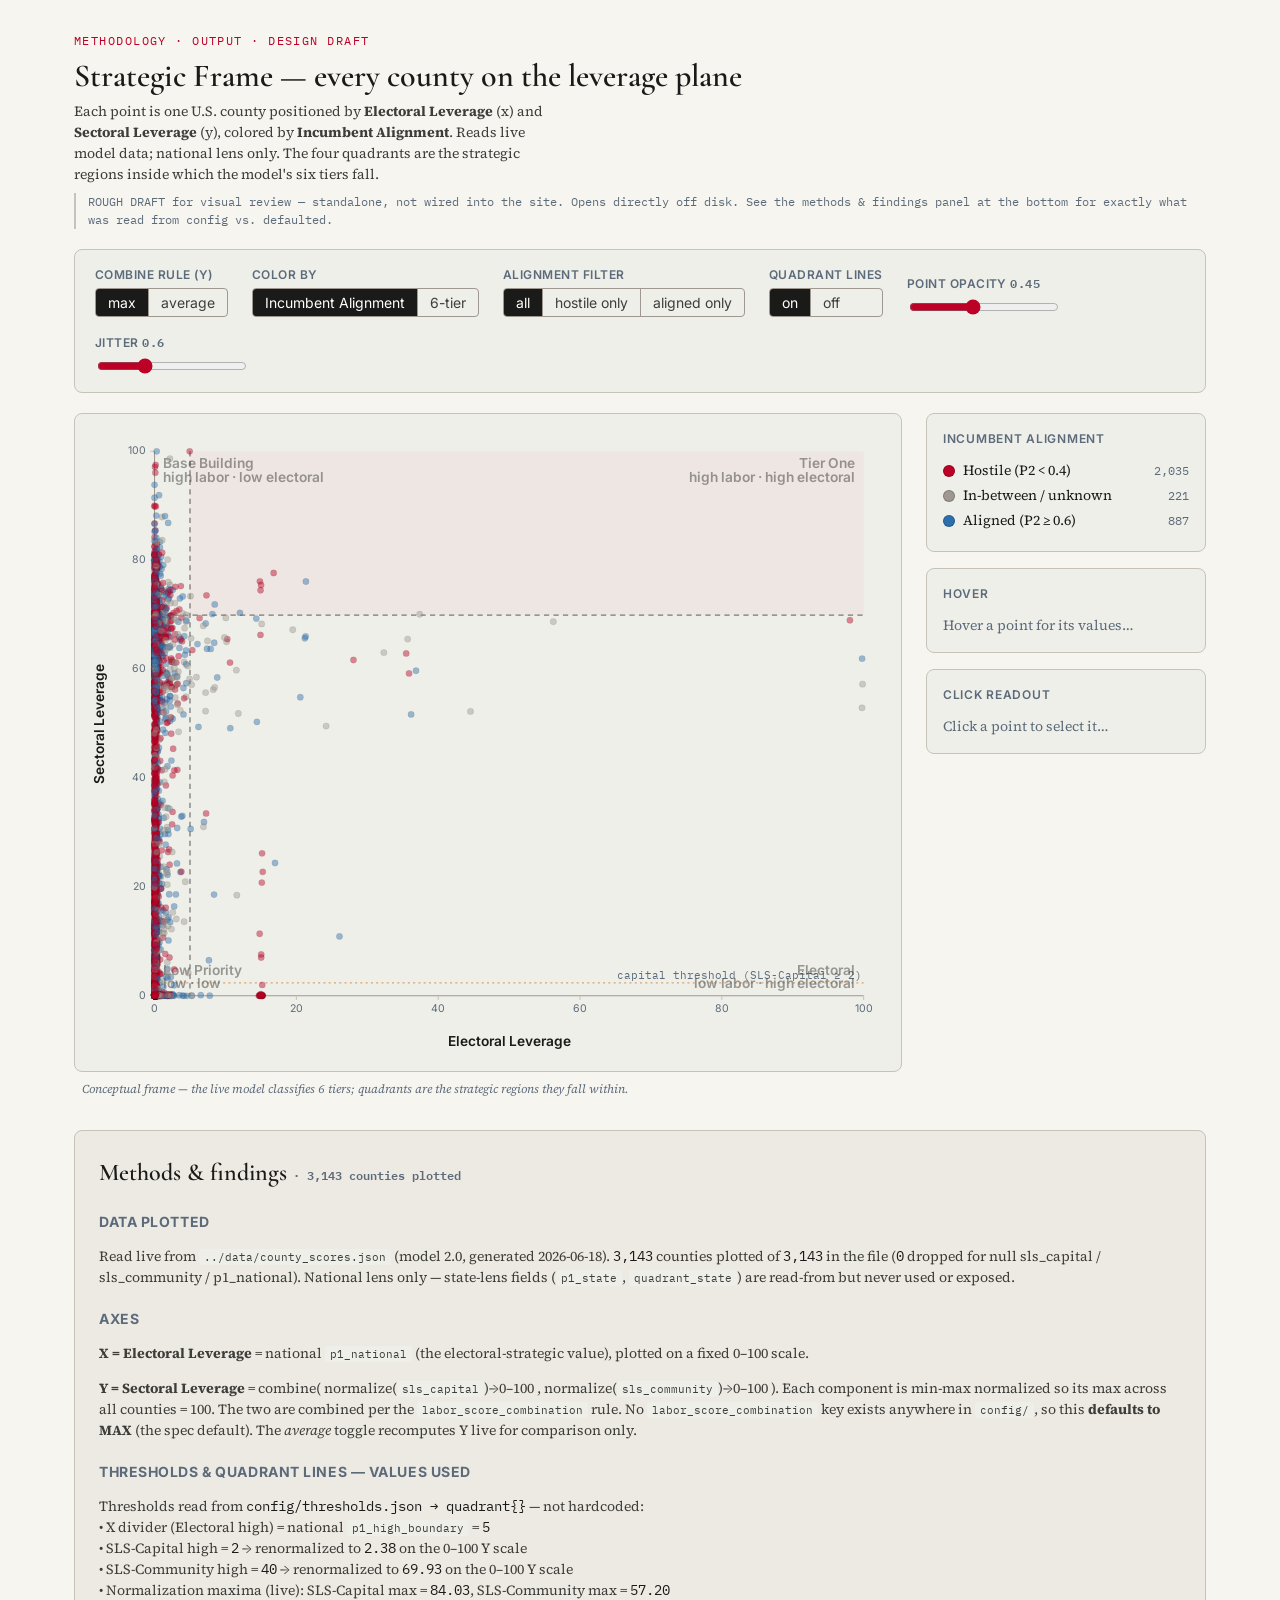
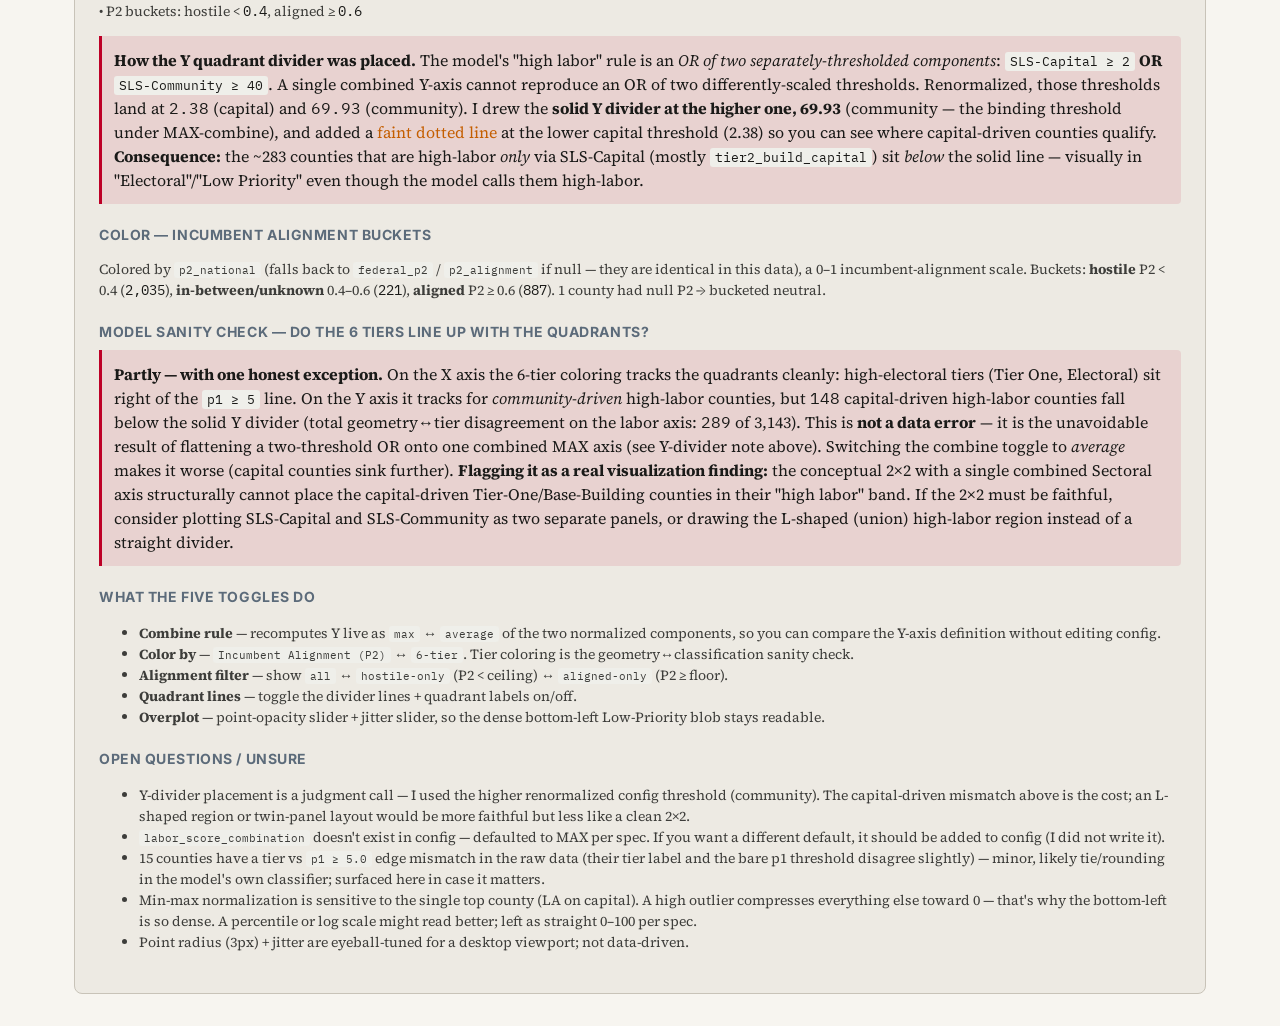
<file: output/scatter_preview.html>
<!DOCTYPE html>
<html lang="en">
<head>
<meta charset="utf-8">
<meta name="viewport" content="width=device-width, initial-scale=1">
<title>Strategic Frame Scatter — Design Draft</title>

<!-- Same Google Fonts import the site uses (graceful fallback offline) -->
<style>
@import url('https://fonts.googleapis.com/css2?family=Cormorant+Garamond:ital,wght@0,400;0,500;0,600;1,400;1,600&family=Source+Serif+4:ital,opsz,wght@0,8..60,400;0,8..60,600;1,8..60,400&family=IBM+Plex+Mono:wght@400;500&family=Inter:wght@400;500;600&display=swap');

/* ============================================================
   TOKENS — copied verbatim from output/terrain.css :root
   (copied, NOT linked, so this renders off disk via file://)
   ============================================================ */
:root {
  --color-bg:              #F7F5F0;
  --color-bg-card:         #EFEFEA;
  --color-bg-subtle:       #EDEAE3;
  --color-ink:             #1A1A18;
  --color-text:            #1A1A18;
  --color-text-secondary:  #3D3D3A;
  --color-text-muted:      #5C6B7A;
  --color-rule:            #C8C3B8;
  --color-border:          #C8C3B8;
  --color-border-strong:   #9E9890;
  --color-accent:          #BD0026;
  --color-accent-hover:    #9A001F;
  --color-accent-light:    rgba(189,0,38,0.10);
  --color-active:          rgba(189,0,38,0.12);
  --color-dark:            #1A1A18;

  /* Quadrant tier colors */
  --color-tier-1-capital:  #BD0026;
  --color-tier-1-community:#1a3a6b;
  --color-tier-2-capital:  #c45e00;
  --color-tier-2-community:#2c6fad;
  --color-tier-3:          #6b4f9e;
  --color-tier-4:          #ccc4bb;

  --font-display: 'Cormorant Garamond', Georgia, serif;
  --font-body:    'Source Serif 4', Georgia, serif;
  --font-serif:   'Source Serif 4', Georgia, serif;
  --font-mono:    'IBM Plex Mono', 'Courier New', monospace;
  --font-ui:      'Inter', system-ui, sans-serif;

  --text-xs:   0.75rem;
  --text-sm:   0.875rem;
  --text-base: 1rem;
  --text-lg:   1.125rem;
  --text-xl:   1.25rem;
  --text-2xl:  1.5rem;
  --text-3xl:  2rem;

  --space-1:  0.25rem;
  --space-2:  0.5rem;
  --space-3:  0.75rem;
  --space-4:  1rem;
  --space-5:  1.25rem;
  --space-6:  1.5rem;
  --space-8:  2rem;

  --radius-sm: 4px;
  --radius-md: 8px;
  --radius-lg: 12px;

  /* alignment hues (third dimension as color) */
  --align-hostile: #BD0026;   /* accent red  */
  --align-aligned: #2c6fad;   /* tier-2-community blue */
  --align-neutral: #9E9890;   /* border-strong grey */
}

* { box-sizing: border-box; }
html,body { margin:0; padding:0; }
body {
  background: var(--color-bg);
  color: var(--color-text);
  font-family: var(--font-body);
  font-size: var(--text-base);
  line-height: 1.5;
  -webkit-font-smoothing: antialiased;
}
.wrap { max-width: 1180px; margin: 0 auto; padding: var(--space-8) var(--space-6) var(--space-8); }

header.pagehead { margin-bottom: var(--space-5); }
.kicker {
  font-family: var(--font-mono); font-size: var(--text-xs);
  letter-spacing: 0.12em; text-transform: uppercase;
  color: var(--color-accent); margin: 0 0 var(--space-2);
}
h1 {
  font-family: var(--font-display); font-weight: 600;
  font-size: var(--text-3xl); line-height: 1.1; margin: 0 0 var(--space-2);
}
.sub { color: var(--color-text-secondary); font-size: var(--text-sm); max-width: 70ch; margin:0; }
.draftnote {
  font-family: var(--font-mono); font-size: var(--text-xs);
  color: var(--color-text-muted); margin-top: var(--space-2);
  border-left: 2px solid var(--color-rule); padding-left: var(--space-3);
}

/* ---- controls ---- */
.controls {
  display: flex; flex-wrap: wrap; gap: var(--space-4) var(--space-6);
  align-items: flex-end;
  background: var(--color-bg-card);
  border: 1px solid var(--color-border);
  border-radius: var(--radius-md);
  padding: var(--space-4) var(--space-5);
  margin: var(--space-5) 0;
}
.ctl { display: flex; flex-direction: column; gap: var(--space-1); }
.ctl > label {
  font-family: var(--font-ui); font-size: var(--text-xs); font-weight: 600;
  letter-spacing: 0.04em; text-transform: uppercase; color: var(--color-text-muted);
}
.seg { display: inline-flex; border: 1px solid var(--color-border-strong); border-radius: var(--radius-sm); overflow: hidden; }
.seg button {
  font-family: var(--font-ui); font-size: var(--text-sm);
  background: transparent; color: var(--color-text-secondary);
  border: none; border-right: 1px solid var(--color-border-strong);
  padding: 5px 12px; cursor: pointer; white-space: nowrap;
}
.seg button:last-child { border-right: none; }
.seg button[aria-pressed="true"] { background: var(--color-ink); color: #fff; }
.ctl input[type=range] { width: 150px; accent-color: var(--color-accent); }
.ctl .rngval { font-family: var(--font-mono); font-size: var(--text-xs); color: var(--color-text-muted); }

/* ---- plot + side ---- */
.stage { display: grid; grid-template-columns: minmax(0,1fr) 280px; gap: var(--space-6); align-items: start; }
@media (max-width: 980px){ .stage { grid-template-columns: 1fr; } }

.plotcard {
  background: var(--color-bg-card);
  border: 1px solid var(--color-border);
  border-radius: var(--radius-md);
  padding: var(--space-3);
}
svg.scatter { width: 100%; height: auto; display: block; font-family: var(--font-ui); }
.cap {
  font-size: var(--text-xs); color: var(--color-text-muted);
  font-style: italic; margin: var(--space-2) var(--space-2) 0;
}

/* axis + quadrant svg styling */
.axisline { stroke: var(--color-border-strong); stroke-width: 1; }
.tick text { fill: var(--color-text-muted); font-size: 10px; }
.tick line { stroke: var(--color-rule); stroke-width: 1; }
.axislabel { fill: var(--color-text); font-size: 13px; font-weight: 600; }
.axislabel.code { fill: var(--color-text-muted); font-size: 10px; font-weight: 400; font-family: var(--font-mono); }
.divider { stroke: var(--color-ink); stroke-width: 1.2; stroke-dasharray: 5 4; opacity: 0.55; }
.divider.secondary { stroke: var(--color-tier-2-capital); stroke-width: 1; stroke-dasharray: 2 3; opacity: 0.5; }
.qlabel { fill: var(--color-text-secondary); font-size: 13px; font-weight: 600; font-family: var(--font-ui); opacity: 0.5; }
.qlabel .qsub { font-size: 9px; font-weight: 400; }
.pt { stroke: rgba(26,26,24,0.25); stroke-width: 0.3; cursor: pointer; }
.pt.dim { opacity: 0.07 !important; }

/* side panel */
.side { display:flex; flex-direction: column; gap: var(--space-4); }
.panel {
  background: var(--color-bg-card); border: 1px solid var(--color-border);
  border-radius: var(--radius-md); padding: var(--space-4);
}
.panel h3 {
  font-family: var(--font-ui); font-size: var(--text-xs); font-weight: 600;
  letter-spacing: 0.06em; text-transform: uppercase; color: var(--color-text-muted);
  margin: 0 0 var(--space-3);
}
.legend-row { display:flex; align-items:center; gap: var(--space-2); font-size: var(--text-sm); margin-bottom: 4px; }
.swatch { width: 12px; height: 12px; border-radius: 50%; flex: 0 0 auto; border: 0.5px solid rgba(0,0,0,0.2); }
.legend-row .ct { margin-left: auto; font-family: var(--font-mono); font-size: var(--text-xs); color: var(--color-text-muted); }

#readout, #hoverout { font-size: var(--text-sm); }
#readout .muted, #hoverout .muted { color: var(--color-text-muted); }
.kv { display:flex; justify-content: space-between; gap: var(--space-3); padding: 2px 0; border-bottom: 1px dotted var(--color-rule); }
.kv:last-child { border-bottom: none; }
.kv .k { color: var(--color-text-muted); }
.kv .v { font-family: var(--font-mono); font-size: var(--text-xs); }
.navdeclare { font-family: var(--font-mono); font-size: var(--text-xs); color: var(--color-accent); margin-top: var(--space-2); word-break: break-word; }

/* floating tooltip */
#tooltip {
  position: fixed; pointer-events: none; z-index: 50;
  background: var(--color-ink); color: #f3f1ec;
  border-radius: var(--radius-sm); padding: 8px 10px;
  font-size: var(--text-xs); line-height: 1.45; max-width: 240px;
  box-shadow: 0 2px 12px rgba(0,0,0,0.25); opacity: 0; transition: opacity .08s;
}
#tooltip .tt-name { font-family: var(--font-ui); font-weight: 600; font-size: var(--text-sm); margin-bottom: 3px; }
#tooltip .tt-row { display:flex; justify-content: space-between; gap: 10px; }
#tooltip .tt-row .l { color: #b9b5ac; }
#tooltip .tt-row .r { font-family: var(--font-mono); }

/* report / methods */
.report {
  margin-top: var(--space-8); background: var(--color-bg-subtle);
  border: 1px solid var(--color-border); border-radius: var(--radius-md);
  padding: var(--space-6);
}
.report h2 { font-family: var(--font-display); font-weight:600; font-size: var(--text-2xl); margin: 0 0 var(--space-3); }
.report h4 { font-family: var(--font-ui); font-size: var(--text-sm); text-transform: uppercase; letter-spacing:0.04em; color: var(--color-text-muted); margin: var(--space-5) 0 var(--space-2); }
.report p, .report li { font-size: var(--text-sm); color: var(--color-text-secondary); }
.report code { font-family: var(--font-mono); font-size: 0.8em; background: var(--color-bg-card); padding: 1px 5px; border-radius: 3px; }
.report .flag { border-left: 3px solid var(--color-accent); padding-left: var(--space-3); background: var(--color-accent-light); border-radius: 0 var(--radius-sm) var(--radius-sm) 0; padding: var(--space-3); }
.report .reportval { font-family: var(--font-mono); color: var(--color-ink); }

#status { font-family: var(--font-mono); font-size: var(--text-xs); color: var(--color-text-muted); }
.loadfail {
  background: var(--color-banner-warning-bg, #fffbeb); border: 1px solid #f59e0b;
  border-radius: var(--radius-md); padding: var(--space-4); margin: var(--space-4) 0;
  font-size: var(--text-sm);
}
.loadfail input[type=file] { margin-top: var(--space-2); font-family: var(--font-mono); font-size: var(--text-xs); }
</style>
</head>
<body>
<div class="wrap">

  <header class="pagehead">
    <p class="kicker">Methodology · Output · design draft</p>
    <h1>Strategic Frame — every county on the leverage plane</h1>
    <p class="sub">Each point is one U.S. county positioned by <strong>Electoral Leverage</strong> (x) and
    <strong>Sectoral Leverage</strong> (y), colored by <strong>Incumbent Alignment</strong>. Reads live model data;
    national lens only. The four quadrants are the strategic regions inside which the model's six tiers fall.</p>
    <p class="draftnote">ROUGH DRAFT for visual review — standalone, not wired into the site. Opens directly off disk.
    See the methods &amp; findings panel at the bottom for exactly what was read from config vs. defaulted.</p>
  </header>

  <div id="loadbox"></div>

  <div class="controls" id="controls" hidden>
    <div class="ctl">
      <label>Combine rule (Y)</label>
      <div class="seg" id="seg-combine">
        <button data-v="max" aria-pressed="true">max</button>
        <button data-v="avg" aria-pressed="false">average</button>
      </div>
    </div>
    <div class="ctl">
      <label>Color by</label>
      <div class="seg" id="seg-color">
        <button data-v="align" aria-pressed="true">Incumbent Alignment</button>
        <button data-v="tier" aria-pressed="false">6-tier</button>
      </div>
    </div>
    <div class="ctl">
      <label>Alignment filter</label>
      <div class="seg" id="seg-filter">
        <button data-v="all" aria-pressed="true">all</button>
        <button data-v="hostile" aria-pressed="false">hostile only</button>
        <button data-v="aligned" aria-pressed="false">aligned only</button>
      </div>
    </div>
    <div class="ctl">
      <label>Quadrant lines</label>
      <div class="seg" id="seg-lines">
        <button data-v="on" aria-pressed="true">on</button>
        <button data-v="off" aria-pressed="false">off</button>
      </div>
    </div>
    <div class="ctl">
      <label>Point opacity <span class="rngval" id="op-val">0.45</span></label>
      <input type="range" id="rng-op" min="0.05" max="1" step="0.05" value="0.45">
    </div>
    <div class="ctl">
      <label>Jitter <span class="rngval" id="jit-val">0.6</span></label>
      <input type="range" id="rng-jit" min="0" max="2" step="0.1" value="0.6">
    </div>
  </div>

  <div class="stage" id="stage" hidden>
    <div>
      <div class="plotcard">
        <svg class="scatter" id="svg" viewBox="0 0 760 600" preserveAspectRatio="xMidYMid meet" aria-label="County leverage scatter"></svg>
      </div>
      <p class="cap">Conceptual frame — the live model classifies 6 tiers; quadrants are the strategic regions they fall within.</p>
    </div>

    <aside class="side">
      <div class="panel">
        <h3 id="legend-title">Incumbent Alignment</h3>
        <div id="legend"></div>
      </div>
      <div class="panel">
        <h3>Hover</h3>
        <div id="hoverout"><span class="muted">Hover a point for its values…</span></div>
      </div>
      <div class="panel">
        <h3>Click readout</h3>
        <div id="readout"><span class="muted">Click a point to select it…</span></div>
      </div>
    </aside>
  </div>

  <!-- METHODS & FINDINGS -->
  <section class="report" id="report" hidden>
    <h2>Methods &amp; findings <span id="status"></span></h2>

    <h4>Data plotted</h4>
    <p id="r-data"></p>

    <h4>Axes</h4>
    <p><strong>X = Electoral Leverage</strong> = national <code>p1_national</code> (the electoral-strategic value), plotted on a fixed 0–100 scale.</p>
    <p><strong>Y = Sectoral Leverage</strong> = combine( normalize(<code>sls_capital</code>)→0–100 , normalize(<code>sls_community</code>)→0–100 ).
       Each component is min-max normalized so its max across all counties = 100. The two are combined per the
       <code>labor_score_combination</code> rule. <span id="r-combine"></span></p>

    <h4>Thresholds &amp; quadrant lines — values used</h4>
    <p id="r-thresh"></p>
    <div class="flag" id="r-ydivider"></div>

    <h4>Color — Incumbent Alignment buckets</h4>
    <p id="r-align"></p>

    <h4>Model sanity check — do the 6 tiers line up with the quadrants?</h4>
    <div class="flag" id="r-sanity"></div>

    <h4>What the five toggles do</h4>
    <ul>
      <li><strong>Combine rule</strong> — recomputes Y live as <code>max</code> ↔ <code>average</code> of the two normalized components, so you can compare the Y-axis definition without editing config.</li>
      <li><strong>Color by</strong> — <code>Incumbent Alignment (P2)</code> ↔ <code>6-tier</code>. Tier coloring is the geometry↔classification sanity check.</li>
      <li><strong>Alignment filter</strong> — show <code>all</code> ↔ <code>hostile-only</code> (P2 &lt; ceiling) ↔ <code>aligned-only</code> (P2 ≥ floor).</li>
      <li><strong>Quadrant lines</strong> — toggle the divider lines + quadrant labels on/off.</li>
      <li><strong>Overplot</strong> — point-opacity slider + jitter slider, so the dense bottom-left Low-Priority blob stays readable.</li>
    </ul>

    <h4>Open questions / unsure</h4>
    <ul id="r-unsure"></ul>
  </section>

</div>

<div id="tooltip"></div>

<script>
/* ============================================================
   Strategic Frame Scatter — standalone design draft
   Reads ../data/county_scores.json live. National lens only.
   No build step, no D3 — vanilla SVG so it runs off file://.
   ============================================================ */

const SVG_NS = "http://www.w3.org/2000/svg";
const PLOT = { w:760, h:600, ml:64, mr:24, mt:24, mb:60 };
PLOT.iw = PLOT.w - PLOT.ml - PLOT.mr;
PLOT.ih = PLOT.h - PLOT.mt - PLOT.mb;

// state
const state = {
  combine: "max",
  color: "align",
  filter: "all",
  lines: "on",
  opacity: 0.45,
  jitter: 0.6,
};

// tier color map (from terrain.css tokens)
const TIER_COLORS = {
  tier1_capital:          getCSS('--color-tier-1-capital'),
  tier1_community:        getCSS('--color-tier-1-community'),
  tier2_build_capital:    getCSS('--color-tier-2-capital'),
  tier2_activate_capital: getCSS('--color-tier-2-capital'),
  tier2_unknown_capital:  getCSS('--color-tier-2-capital'),
  tier2_build_community:  getCSS('--color-tier-2-community'),
  tier2_activate_community:getCSS('--color-tier-2-community'),
  tier3_electoral:        getCSS('--color-tier-3'),
  tier4:                  getCSS('--color-tier-4'),
};
const TIER_GROUPS = [
  { key:'tier1', label:'Tier One',      color:getCSS('--color-tier-1-capital'),  test:t=>t&&t.startsWith('tier1') },
  { key:'tier2', label:'Base Building', color:getCSS('--color-tier-2-capital'),  test:t=>t&&t.startsWith('tier2') },
  { key:'tier3', label:'Electoral',     color:getCSS('--color-tier-3'),          test:t=>t==='tier3_electoral' },
  { key:'tier4', label:'Low Priority',  color:getCSS('--color-tier-4'),          test:t=>t==='tier4' },
];
const ALIGN_COLORS = {
  hostile: getCSS('--align-hostile'),
  aligned: getCSS('--align-aligned'),
  neutral: getCSS('--align-neutral'),
};

function getCSS(v){ return getComputedStyle(document.documentElement).getPropertyValue(v).trim(); }

let RAW = null;       // full json
let COUNTIES = [];    // working array
let CFG = {};         // thresholds in use
let NORM = {};        // maxCap, maxComm
let CFG_SOURCE = "";  // provenance string

// deterministic per-county jitter (no Math.random — stable across redraws)
function hashJit(fips){
  let h = 2166136261;
  for (let i=0;i<fips.length;i++){ h ^= fips.charCodeAt(i); h = Math.imul(h, 16777619); }
  const jx = ((h >>> 0) % 1000) / 1000 - 0.5;
  const jy = (((h >>> 10) >>> 0) % 1000) / 1000 - 0.5;
  return { jx, jy };
}

/* ---------- load ---------- */
async function tryFetchJSON(path){
  try { const r = await fetch(path, {cache:'no-store'}); if(!r.ok) throw 0; return await r.json(); }
  catch(e){ return null; }
}

async function boot(){
  // primary live source: the same file the map reads
  let scores = await tryFetchJSON('../data/county_scores.json');
  if(!scores){
    showLoadFallback();
    return;
  }
  // try the canonical config file too; fall back to the _thresholds block baked into county_scores
  let cfgFile = await tryFetchJSON('../config/thresholds.json');
  initWithData(scores, cfgFile);
}

function showLoadFallback(){
  const box = document.getElementById('loadbox');
  box.innerHTML = `<div class="loadfail">
    <strong>Could not auto-load <code>../data/county_scores.json</code> over <code>file://</code>.</strong>
    Some browsers (Chrome) block local <code>fetch()</code>. Either serve the folder
    (<code>python3 -m http.server</code> from the repo root, then open
    <code>output/scatter_preview.html</code>), or pick the file manually:
    <br><input type="file" id="filepick" accept=".json">
  </div>`;
  document.getElementById('filepick').addEventListener('change', async e=>{
    const f = e.target.files[0]; if(!f) return;
    const txt = await f.text();
    initWithData(JSON.parse(txt), null);
    box.innerHTML = '';
  });
}

function initWithData(scores, cfgFile){
  RAW = scores;
  const all = scores.counties || [];

  // thresholds: prefer config/thresholds.json (quadrant block); fall back to scores._thresholds
  const q = cfgFile && cfgFile.quadrant;
  const baked = scores._thresholds || {};
  if(q){
    CFG = {
      p1_high:      q.p1_high_boundary,
      cap_high:     q.sls_capital_high_boundary,
      comm_high:    q.sls_community_high_boundary,
      p2_hostile:   q.p2_hostile_ceiling,
      p2_aligned:   q.p2_aligned_floor,
    };
    CFG_SOURCE = "config/thresholds.json → quadrant{}";
  } else {
    CFG = {
      p1_high:    baked.p1 ?? 5.0,
      cap_high:   baked.sls_capital ?? 2.5,
      comm_high:  baked.sls_community ?? 35,
      p2_hostile: baked.p2_hostile ?? 0.4,
      p2_aligned: baked.p2_aligned ?? 0.6,
    };
    CFG_SOURCE = "county_scores.json → _thresholds{} (mirror of config, since config file not reachable over file://)";
  }
  // combine rule: not present in config anywhere → default max
  CFG.combine_default = "max";
  CFG.combine_source  = "DEFAULT (no labor_score_combination key found in config/ — defaulted to max, per spec)";

  // build working county list — national lens fields only
  let dropped = 0;
  COUNTIES = [];
  for(const c of all){
    const cap = c.sls_capital, comm = c.sls_community, p1 = c.p1_national;
    const p2 = (c.p2_national != null) ? c.p2_national
             : (c.federal_p2 != null) ? c.federal_p2
             : c.p2_alignment;
    if(cap==null || comm==null || p1==null){ dropped++; continue; }
    COUNTIES.push({
      fips: c.fips, name: c.county_name, state: c.state,
      cap, comm, p1,
      p2: (p2==null? null : p2),
      tier: c.quadrant_national,
    });
  }
  state.dropped = dropped;
  state.total = all.length;

  // normalization maxima
  NORM.maxCap  = Math.max(...COUNTIES.map(d=>d.cap));
  NORM.maxComm = Math.max(...COUNTIES.map(d=>d.comm));

  // reveal UI
  document.getElementById('controls').hidden = false;
  document.getElementById('stage').hidden = false;
  document.getElementById('report').hidden = false;

  wireControls();
  computeDerived();
  draw();
  fillReport();
}

/* ---------- derived geometry ---------- */
function normCap(c){ return c.cap / NORM.maxCap * 100; }
function normComm(c){ return c.comm / NORM.maxComm * 100; }
function combineY(c){
  const a = normCap(c), b = normComm(c);
  return state.combine === 'max' ? Math.max(a,b) : (a+b)/2;
}
// Renormalized component thresholds onto 0-100
function capThreshNorm(){ return CFG.cap_high / NORM.maxCap * 100; }
function commThreshNorm(){ return CFG.comm_high / NORM.maxComm * 100; }
// Y divider = the HIGHER renormalized component threshold (the binding one under max-combine)
function yDivider(){ return Math.max(capThreshNorm(), commThreshNorm()); }

function alignBucket(p2){
  if(p2==null) return 'neutral';
  if(p2 < CFG.p2_hostile) return 'hostile';
  if(p2 >= CFG.p2_aligned) return 'aligned';
  return 'neutral';
}

function computeDerived(){
  for(const c of COUNTIES){
    c.y = combineY(c);
    c.bucket = alignBucket(c.p2);
  }
}

/* ---------- scales ---------- */
// X: 0..100 ; Y: 0..100 ; both fixed
function sx(v){ return PLOT.ml + (v/100) * PLOT.iw; }
function sy(v){ return PLOT.mt + PLOT.ih - (v/100) * PLOT.ih; }

/* ---------- draw ---------- */
const svg = document.getElementById('svg');
function el(tag, attrs){ const e = document.createElementNS(SVG_NS, tag); for(const k in attrs) e.setAttribute(k, attrs[k]); return e; }

function draw(){
  svg.innerHTML = '';

  // ---- quadrant background tint (very subtle, only Tier One corner) ----
  const xd = sx(CFG.p1_high), yd = sy(yDivider());
  if(state.lines === 'on'){
    // Tier One region tint top-right
    svg.appendChild(el('rect', { x:xd, y:PLOT.mt, width:(PLOT.ml+PLOT.iw)-xd, height:yd-PLOT.mt,
      fill:getCSS('--color-accent'), opacity:0.04 }));
  }

  // ---- axes frame ----
  svg.appendChild(el('line', { class:'axisline', x1:PLOT.ml, y1:PLOT.mt+PLOT.ih, x2:PLOT.ml+PLOT.iw, y2:PLOT.mt+PLOT.ih }));
  svg.appendChild(el('line', { class:'axisline', x1:PLOT.ml, y1:PLOT.mt, x2:PLOT.ml, y2:PLOT.mt+PLOT.ih }));

  // ticks
  for(let t=0;t<=100;t+=20){
    // x
    const gx = el('g', {class:'tick'});
    const xx = sx(t);
    gx.appendChild(el('line', { x1:xx, y1:PLOT.mt+PLOT.ih, x2:xx, y2:PLOT.mt+PLOT.ih+4 }));
    const tx = el('text', { x:xx, y:PLOT.mt+PLOT.ih+15, 'text-anchor':'middle' }); tx.textContent = t;
    gx.appendChild(tx); svg.appendChild(gx);
    // y
    const gy = el('g', {class:'tick'});
    const yy = sy(t);
    gy.appendChild(el('line', { x1:PLOT.ml-4, y1:yy, x2:PLOT.ml, y2:yy }));
    const ty = el('text', { x:PLOT.ml-8, y:yy+3, 'text-anchor':'end' }); ty.textContent = t;
    gy.appendChild(ty); svg.appendChild(gy);
  }

  // axis labels (full names, flowchart vocabulary)
  const xlab = el('text', { class:'axislabel', x:PLOT.ml+PLOT.iw/2, y:PLOT.h-12, 'text-anchor':'middle' });
  xlab.textContent = 'Electoral Leverage';
  svg.appendChild(xlab);
  const ylab = el('text', { class:'axislabel', x:0, y:0, 'text-anchor':'middle',
    transform:`translate(16,${PLOT.mt+PLOT.ih/2}) rotate(-90)` });
  ylab.textContent = 'Sectoral Leverage';
  svg.appendChild(ylab);

  // ---- quadrant dividers + labels ----
  if(state.lines === 'on'){
    svg.appendChild(el('line', { class:'divider', x1:xd, y1:PLOT.mt, x2:xd, y2:PLOT.mt+PLOT.ih }));
    svg.appendChild(el('line', { class:'divider', x1:PLOT.ml, y1:yd, x2:PLOT.ml+PLOT.iw, y2:yd }));
    // faint secondary line: the lower (capital) renormalized threshold
    const yd2 = sy(capThreshNorm());
    svg.appendChild(el('line', { class:'divider secondary', x1:PLOT.ml, y1:yd2, x2:PLOT.ml+PLOT.iw, y2:yd2 }));
    const lblCap = el('text', { class:'axislabel code', x:PLOT.ml+PLOT.iw-2, y:yd2-4, 'text-anchor':'end' });
    lblCap.textContent = 'capital threshold (SLS-Capital ≥ '+CFG.cap_high+')';
    svg.appendChild(lblCap);

    quadLabel('Base Building','high labor · low electoral', PLOT.ml+8, PLOT.mt+16, 'start');
    quadLabel('Tier One','high labor · high electoral', PLOT.ml+PLOT.iw-8, PLOT.mt+16, 'end');
    quadLabel('Low Priority','low · low', PLOT.ml+8, PLOT.mt+PLOT.ih-20, 'start');
    quadLabel('Electoral','low labor · high electoral', PLOT.ml+PLOT.iw-8, PLOT.mt+PLOT.ih-20, 'end');
  }

  // ---- points ----
  const jitMag = state.jitter; // in data units (0-100), small
  for(const c of COUNTIES){
    const visible = (state.filter==='all') ||
                    (state.filter==='hostile' && c.bucket==='hostile') ||
                    (state.filter==='aligned' && c.bucket==='aligned');
    const {jx, jy} = hashJit(c.fips);
    const cx = sx(Math.max(0,Math.min(100, c.p1 + jx*jitMag)));
    const cy = sy(Math.max(0,Math.min(100, c.y  + jy*jitMag)));
    const fill = (state.color==='align') ? ALIGN_COLORS[c.bucket] : (TIER_COLORS[c.tier] || '#999');
    const circ = el('circle', {
      class:'pt'+(visible?'':' dim'), cx, cy, r:3, fill,
      'fill-opacity': state.opacity,
    });
    circ._d = c;
    circ.addEventListener('mouseenter', onHover);
    circ.addEventListener('mousemove', moveTip);
    circ.addEventListener('mouseleave', hideTip);
    circ.addEventListener('click', onClick);
    svg.appendChild(circ);
  }

  updateLegend();
}

function quadLabel(title, sub, x, y, anchor){
  const g = el('g', {});
  const t = el('text', { class:'qlabel', x, y, 'text-anchor':anchor }); t.textContent = title;
  g.appendChild(t);
  const s = el('text', { class:'qlabel', x, y:y+13, 'text-anchor':anchor });
  s.setAttribute('font-size','9'); s.setAttribute('font-weight','400');
  s.textContent = sub;
  g.appendChild(s);
  svg.appendChild(g);
}

/* ---------- legend ---------- */
function updateLegend(){
  const title = document.getElementById('legend-title');
  const box = document.getElementById('legend');
  box.innerHTML = '';
  if(state.color==='align'){
    title.textContent = 'Incumbent Alignment';
    const counts = { hostile:0, neutral:0, aligned:0 };
    for(const c of COUNTIES) counts[c.bucket]++;
    const rows = [
      ['hostile', `Hostile (P2 < ${CFG.p2_hostile})`],
      ['neutral', `In-between / unknown`],
      ['aligned', `Aligned (P2 ≥ ${CFG.p2_aligned})`],
    ];
    for(const [k,label] of rows) legendRow(box, ALIGN_COLORS[k], label, counts[k]);
  } else {
    title.textContent = '6-tier classification';
    for(const g of TIER_GROUPS){
      const ct = COUNTIES.filter(c=>g.test(c.tier)).length;
      legendRow(box, g.color, g.label, ct);
    }
  }
}
function legendRow(box, color, label, ct){
  const row = document.createElement('div'); row.className='legend-row';
  const sw = document.createElement('span'); sw.className='swatch'; sw.style.background=color;
  const tx = document.createElement('span'); tx.textContent=label;
  const c = document.createElement('span'); c.className='ct'; c.textContent=ct.toLocaleString();
  row.append(sw, tx, c); box.appendChild(row);
}

/* ---------- interaction ---------- */
const tip = document.getElementById('tooltip');
function onHover(e){
  const c = e.target._d;
  tip.innerHTML = `<div class="tt-name">${c.name}, ${c.state}</div>`+
    row('Electoral Leverage (P1)', c.p1.toFixed(1))+
    row('Sectoral Leverage (Y)', c.y.toFixed(1))+
    row('· SLS-Capital (raw)', c.cap.toFixed(2))+
    row('· SLS-Community (raw)', c.comm.toFixed(2))+
    row('Tier', tierLabel(c.tier))+
    row('Alignment', c.bucket + (c.p2!=null? ` (P2 ${c.p2.toFixed(3)})`:' (no P2)'));
  tip.style.opacity = 1;
  // also fill side hover panel
  document.getElementById('hoverout').innerHTML =
    `<strong>${c.name}, ${c.state}</strong><div class="muted" style="font-size:var(--text-xs)">FIPS ${c.fips}</div>`;
  moveTip(e);
}
function row(l,r){ return `<div class="tt-row"><span class="l">${l}</span><span class="r">${r}</span></div>`; }
function moveTip(e){
  const pad=14; let x=e.clientX+pad, y=e.clientY+pad;
  const r=tip.getBoundingClientRect();
  if(x+r.width>window.innerWidth) x=e.clientX-r.width-pad;
  if(y+r.height>window.innerHeight) y=e.clientY-r.height-pad;
  tip.style.left=x+'px'; tip.style.top=y+'px';
}
function hideTip(){ tip.style.opacity=0; }

function onClick(e){
  const c = e.target._d;
  const ro = document.getElementById('readout');
  ro.innerHTML =
    `<div style="font-family:var(--font-ui);font-weight:600;margin-bottom:6px">${c.name}, ${c.state}</div>`+
    kv('FIPS', c.fips)+
    kv('Electoral Leverage (P1)', c.p1.toFixed(2))+
    kv('Sectoral Leverage (Y)', c.y.toFixed(2))+
    kv('SLS-Capital (raw / norm)', `${c.cap.toFixed(2)} / ${normCap(c).toFixed(1)}`)+
    kv('SLS-Community (raw / norm)', `${c.comm.toFixed(2)} / ${normComm(c).toFixed(1)}`)+
    kv('Tier', tierLabel(c.tier))+
    kv('Alignment', c.bucket + (c.p2!=null?` (P2 ${c.p2.toFixed(3)})`:''))+
    `<div class="navdeclare">would fly map to: ${c.fips} / ${c.name}, ${c.state}</div>`+
    `<div class="muted" style="font-size:var(--text-xs);margin-top:4px">(cross-nav declaration only — not wired in this draft)</div>`;
}
function kv(k,v){ return `<div class="kv"><span class="k">${k}</span><span class="v">${v}</span></div>`; }
function tierLabel(t){
  const map = {
    tier1_capital:'Tier One · capital', tier1_community:'Tier One · community',
    tier2_build_capital:'Base Building · build capital', tier2_build_community:'Base Building · build community',
    tier2_activate_capital:'Base Building · activate capital', tier2_activate_community:'Base Building · activate community',
    tier2_unknown_capital:'Base Building · unknown capital',
    tier3_electoral:'Electoral', tier4:'Low Priority',
  };
  return map[t] || t || '—';
}

/* ---------- controls ---------- */
function wireControls(){
  seg('seg-combine', v=>{ state.combine=v; computeDerived(); draw(); });
  seg('seg-color',   v=>{ state.color=v; draw(); });
  seg('seg-filter',  v=>{ state.filter=v; draw(); });
  seg('seg-lines',   v=>{ state.lines=v; draw(); });
  const op = document.getElementById('rng-op');
  op.addEventListener('input', ()=>{ state.opacity=+op.value; document.getElementById('op-val').textContent=(+op.value).toFixed(2); draw(); });
  const jit = document.getElementById('rng-jit');
  jit.addEventListener('input', ()=>{ state.jitter=+jit.value; document.getElementById('jit-val').textContent=(+jit.value).toFixed(1); draw(); });
}
function seg(id, cb){
  const box = document.getElementById(id);
  box.addEventListener('click', e=>{
    const b = e.target.closest('button'); if(!b) return;
    [...box.querySelectorAll('button')].forEach(x=>x.setAttribute('aria-pressed', x===b));
    cb(b.dataset.v);
  });
}

/* ---------- report ---------- */
function fillReport(){
  const plotted = COUNTIES.length;
  document.getElementById('status').textContent = `· ${plotted.toLocaleString()} counties plotted`;
  document.getElementById('r-data').innerHTML =
    `Read live from <code>../data/county_scores.json</code> (model ${RAW._model_version||'?'}, generated ${ (RAW._generated||'').slice(0,10) }).
     <span class="reportval">${plotted.toLocaleString()}</span> counties plotted of
     <span class="reportval">${state.total.toLocaleString()}</span> in the file
     (<span class="reportval">${state.dropped}</span> dropped for null sls_capital / sls_community / p1_national).
     National lens only — state-lens fields (<code>p1_state</code>, <code>quadrant_state</code>) are read-from but never used or exposed.`;

  document.getElementById('r-combine').innerHTML =
    `No <code>labor_score_combination</code> key exists anywhere in <code>config/</code>, so this <strong>defaults to MAX</strong>
     (the spec default). The <em>average</em> toggle recomputes Y live for comparison only.`;

  const capN = capThreshNorm(), commN = commThreshNorm();
  document.getElementById('r-thresh').innerHTML =
    `Thresholds read from <span class="reportval">${CFG_SOURCE}</span> — not hardcoded:<br>
     • X divider (Electoral high) = national <code>p1_high_boundary</code> = <span class="reportval">${CFG.p1_high}</span><br>
     • SLS-Capital high = <span class="reportval">${CFG.cap_high}</span> → renormalized to <span class="reportval">${capN.toFixed(2)}</span> on the 0–100 Y scale<br>
     • SLS-Community high = <span class="reportval">${CFG.comm_high}</span> → renormalized to <span class="reportval">${commN.toFixed(2)}</span> on the 0–100 Y scale<br>
     • Normalization maxima (live): SLS-Capital max = <span class="reportval">${NORM.maxCap.toFixed(2)}</span>, SLS-Community max = <span class="reportval">${NORM.maxComm.toFixed(2)}</span><br>
     • P2 buckets: hostile &lt; <span class="reportval">${CFG.p2_hostile}</span>, aligned ≥ <span class="reportval">${CFG.p2_aligned}</span>`;

  document.getElementById('r-ydivider').innerHTML =
    `<strong>How the Y quadrant divider was placed.</strong> The model's "high labor" rule is an <em>OR of two
     separately-thresholded components</em>: <code>SLS-Capital ≥ ${CFG.cap_high}</code> <strong>OR</strong>
     <code>SLS-Community ≥ ${CFG.comm_high}</code>. A single combined Y-axis cannot reproduce an OR of two
     differently-scaled thresholds. Renormalized, those thresholds land at <span class="reportval">${capN.toFixed(2)}</span>
     (capital) and <span class="reportval">${commN.toFixed(2)}</span> (community). I drew the <strong>solid Y divider at the
     higher one, ${commN.toFixed(2)}</strong> (community — the binding threshold under MAX-combine), and added a
     <span style="color:var(--color-tier-2-capital)">faint dotted line</span> at the lower capital threshold
     (${capN.toFixed(2)}) so you can see where capital-driven counties qualify. <strong>Consequence:</strong> the
     ~283 counties that are high-labor <em>only</em> via SLS-Capital (mostly <code>tier2_build_capital</code>) sit
     <em>below</em> the solid line — visually in "Electoral"/"Low Priority" even though the model calls them high-labor.`;

  const counts = { hostile:0, neutral:0, aligned:0, noP2:0 };
  for(const c of COUNTIES){ counts[c.bucket]++; if(c.p2==null) counts.noP2++; }
  document.getElementById('r-align').innerHTML =
    `Colored by <code>p2_national</code> (falls back to <code>federal_p2</code> / <code>p2_alignment</code> if null — they are identical in this data),
     a 0–1 incumbent-alignment scale. Buckets: <strong>hostile</strong> P2 &lt; ${CFG.p2_hostile}
     (<span class="reportval">${counts.hostile.toLocaleString()}</span>), <strong>in-between/unknown</strong>
     ${CFG.p2_hostile}–${CFG.p2_aligned} (<span class="reportval">${counts.neutral.toLocaleString()}</span>),
     <strong>aligned</strong> P2 ≥ ${CFG.p2_aligned} (<span class="reportval">${counts.aligned.toLocaleString()}</span>).
     ${counts.noP2} county had null P2 → bucketed neutral.`;

  // sanity check: tiers vs quadrant geometry
  const xd = CFG.p1_high, yd = yDivider();
  let inWrong = 0, capBelow = 0;
  for(const c of COUNTIES){
    const geoHiLabor = combineY(c) >= yd;
    const tierHiLabor = c.tier && (c.tier.startsWith('tier1')||c.tier.startsWith('tier2'));
    if(geoHiLabor !== tierHiLabor) inWrong++;
    if(tierHiLabor && !geoHiLabor) capBelow++;
  }
  document.getElementById('r-sanity').innerHTML =
    `<strong>Partly — with one honest exception.</strong> On the X axis the 6-tier coloring tracks the quadrants cleanly:
     high-electoral tiers (Tier One, Electoral) sit right of the <code>p1 ≥ ${xd}</code> line.
     On the Y axis it tracks for <em>community-driven</em> high-labor counties, but
     <span class="reportval">${capBelow}</span> capital-driven high-labor counties fall below the solid Y divider
     (total geometry↔tier disagreement on the labor axis: <span class="reportval">${inWrong}</span> of ${COUNTIES.length.toLocaleString()}).
     This is <strong>not a data error</strong> — it is the unavoidable result of flattening a two-threshold OR onto one
     combined MAX axis (see Y-divider note above). Switching the combine toggle to <em>average</em> makes it worse
     (capital counties sink further). <strong>Flagging it as a real visualization finding:</strong> the conceptual 2×2 with a
     single combined Sectoral axis structurally cannot place the capital-driven Tier-One/Base-Building counties in their
     "high labor" band. If the 2×2 must be faithful, consider plotting SLS-Capital and SLS-Community as two separate
     panels, or drawing the L-shaped (union) high-labor region instead of a straight divider.`;

  const unsure = [
    `Y-divider placement is a judgment call — I used the higher renormalized config threshold (community). The capital-driven mismatch above is the cost; an L-shaped region or twin-panel layout would be more faithful but less like a clean 2×2.`,
    `<code>labor_score_combination</code> doesn't exist in config — defaulted to MAX per spec. If you want a different default, it should be added to config (I did not write it).`,
    `15 counties have a tier vs <code>p1 ≥ 5.0</code> edge mismatch in the raw data (their tier label and the bare p1 threshold disagree slightly) — minor, likely tie/rounding in the model's own classifier; surfaced here in case it matters.`,
    `Min-max normalization is sensitive to the single top county (LA on capital). A high outlier compresses everything else toward 0 — that's why the bottom-left is so dense. A percentile or log scale might read better; left as straight 0–100 per spec.`,
    `Point radius (3px) + jitter are eyeball-tuned for a desktop viewport; not data-driven.`,
  ];
  document.getElementById('r-unsure').innerHTML = unsure.map(u=>`<li>${u}</li>`).join('');
}

boot();
</script>
</body>
</html>
</file>
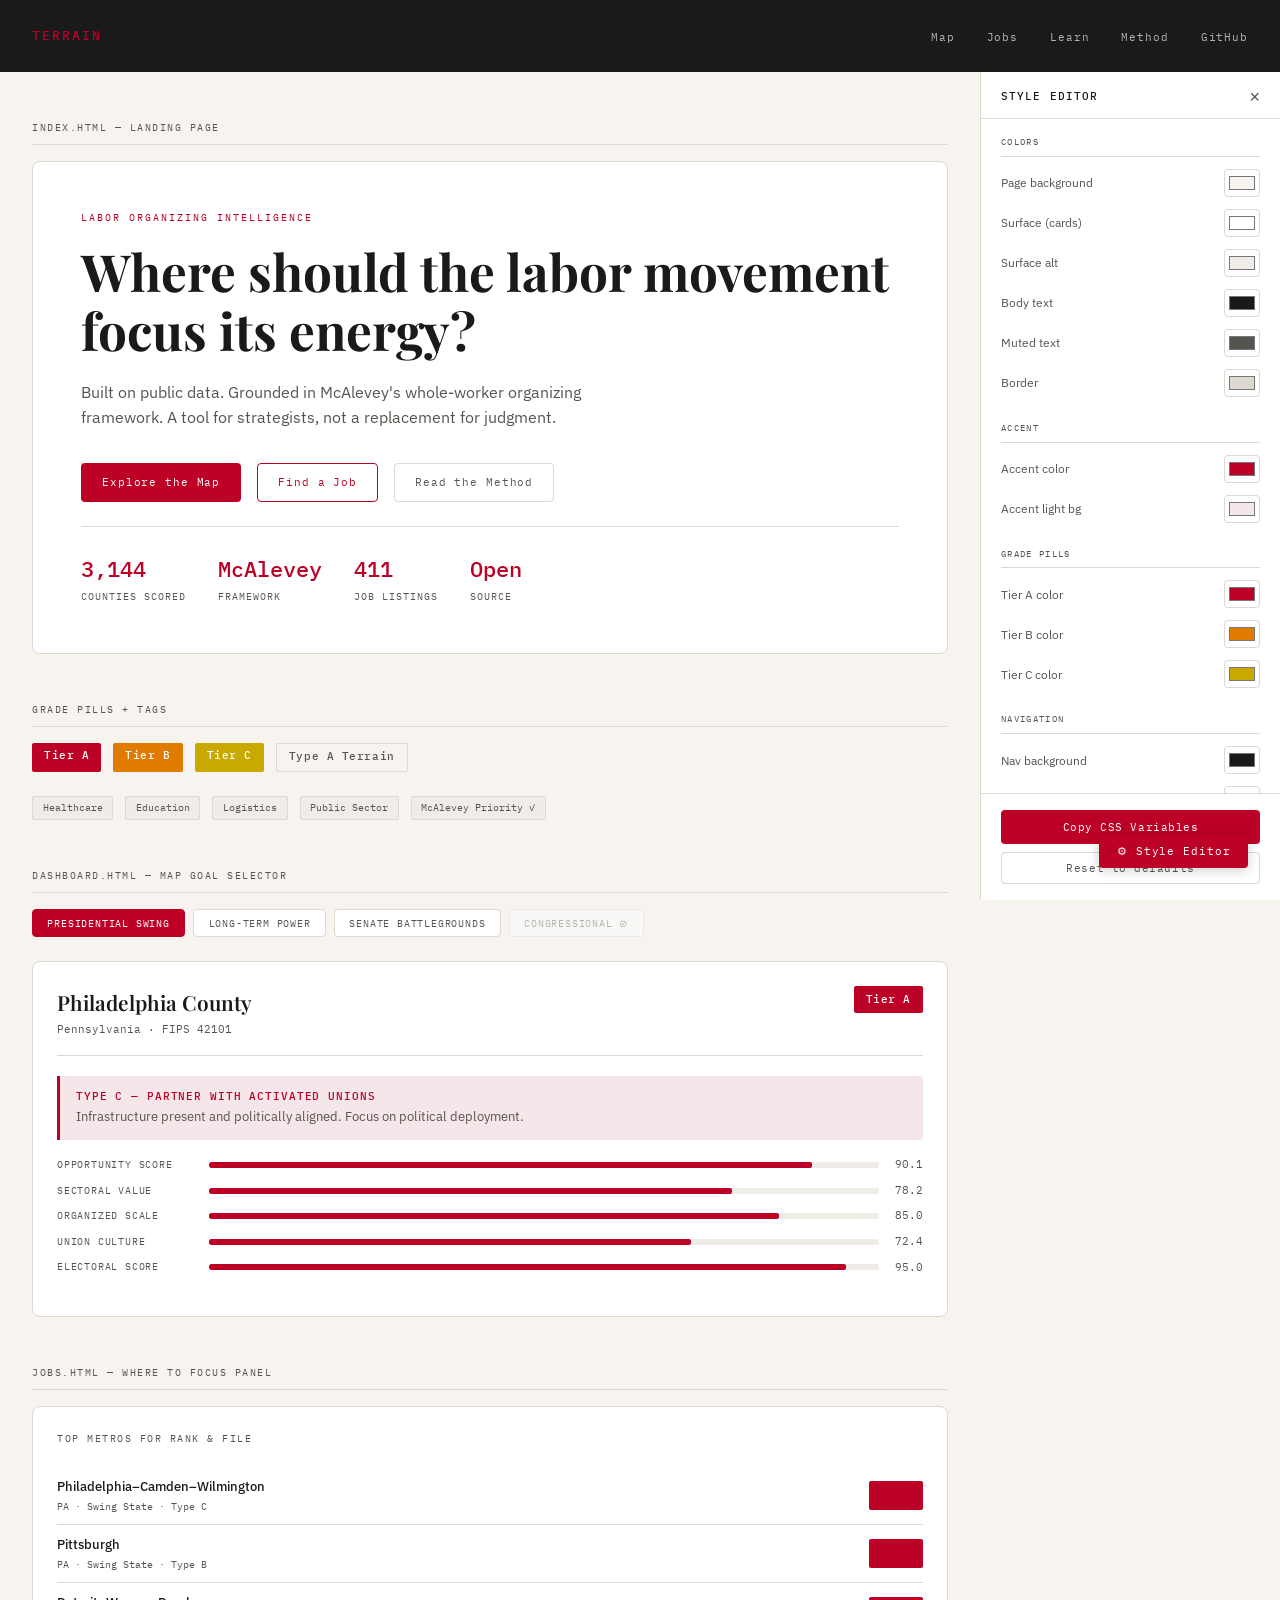
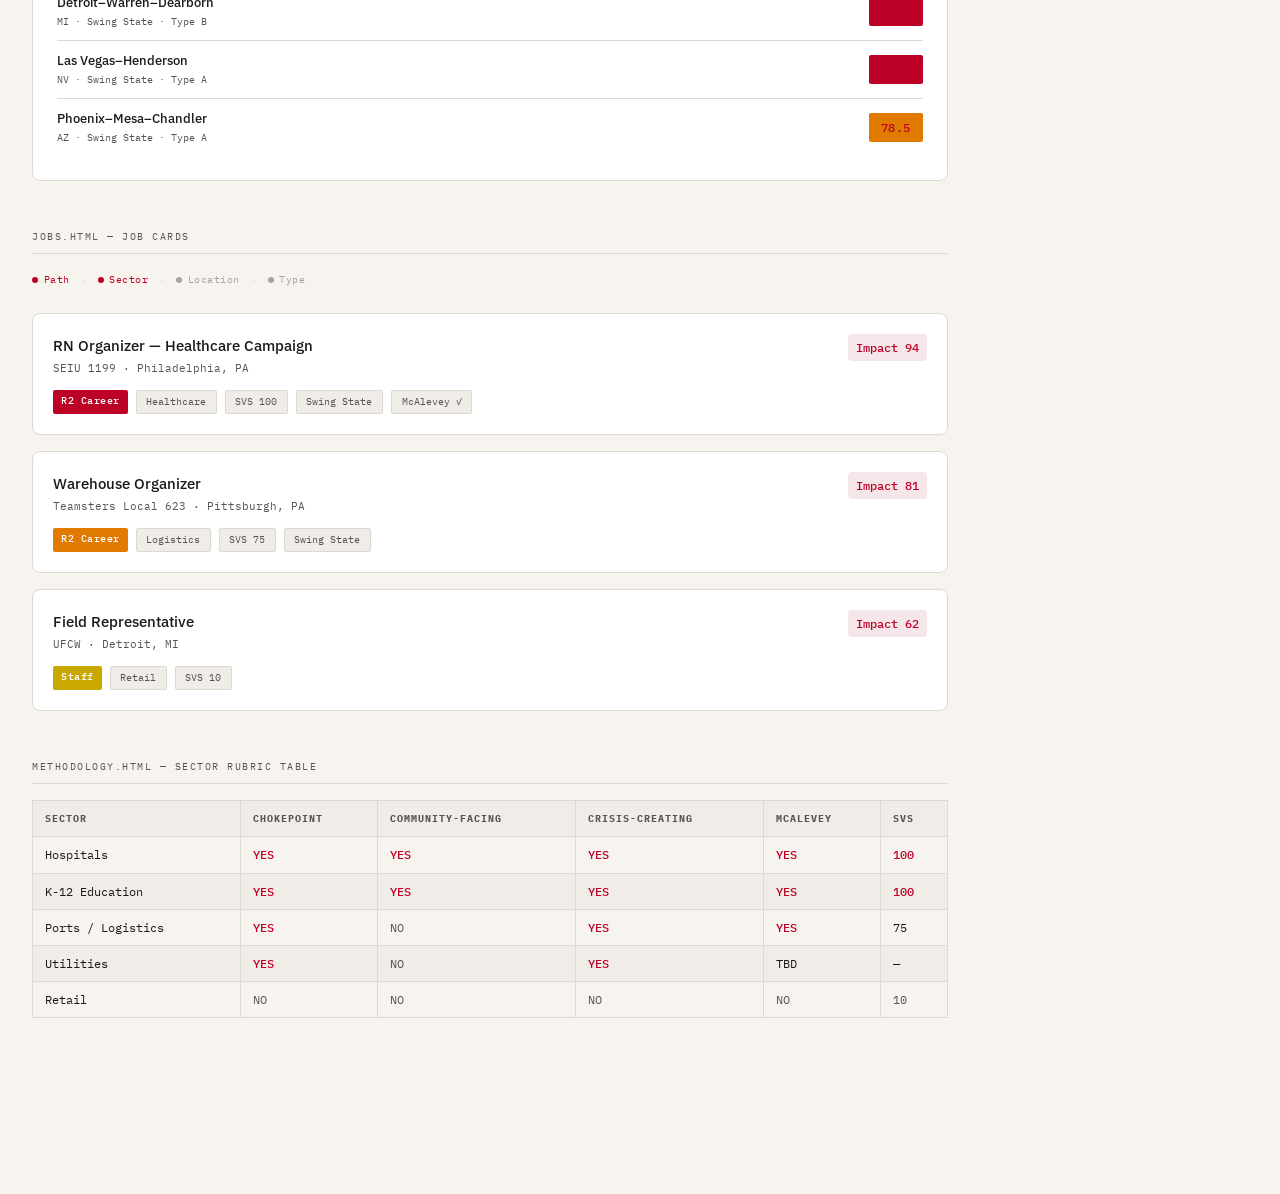
<file: output/style-sandbox.html>
<!DOCTYPE html>
<html lang="en">
<head>
<meta charset="UTF-8">
<meta name="viewport" content="width=device-width, initial-scale=1.0">
<title>Terrain — Style Sandbox</title>
<link rel="preconnect" href="https://fonts.googleapis.com">
<link href="https://fonts.googleapis.com/css2?family=Playfair+Display:wght@400;600;700&family=IBM+Plex+Mono:wght@400;500&family=IBM+Plex+Sans:wght@300;400;500&display=swap" rel="stylesheet">
<style>
  /* ── TERRAIN DESIGN TOKENS (all editable via panel) ── */
  :root {
    --t-bg:           #f7f4f0;
    --t-surface:      #ffffff;
    --t-surface-alt:  #f0ede8;
    --t-text:         #1a1a1a;
    --t-text-muted:   #555550;
    --t-accent:       #bd0026;
    --t-accent-light: #f5e6ea;
    --t-border:       #ddd8d0;
    --t-tier-a:       #bd0026;
    --t-tier-b:       #e07b00;
    --t-tier-c:       #c9a800;
    --t-nav-bg:       #1a1a1a;
    --t-nav-text:     #f7f4f0;
    --t-heading-font: 'Playfair Display', Georgia, serif;
    --t-mono-font:    'IBM Plex Mono', 'Courier New', monospace;
    --t-body-font:    'IBM Plex Sans', system-ui, sans-serif;
    --t-radius:       4px;
    --t-radius-lg:    8px;
    --t-nav-height:   72px;
  }

  * { box-sizing: border-box; margin: 0; padding: 0; }

  body {
    font-family: var(--t-body-font);
    background: var(--t-bg);
    color: var(--t-text);
    font-size: 15px;
    line-height: 1.6;
  }

  /* ── NAV ── */
  .terrain-nav {
    background: var(--t-nav-bg);
    height: var(--t-nav-height);
    display: flex;
    align-items: center;
    justify-content: space-between;
    padding: 0 2rem;
    position: sticky;
    top: 0;
    z-index: 100;
  }
  .terrain-nav__brand {
    font-family: var(--t-mono-font);
    font-size: 13px;
    font-weight: 500;
    letter-spacing: 0.15em;
    color: var(--t-accent);
    text-decoration: none;
  }
  .terrain-nav__links {
    display: flex;
    gap: 2rem;
    list-style: none;
  }
  .terrain-nav__links a {
    font-family: var(--t-mono-font);
    font-size: 11px;
    letter-spacing: 0.08em;
    color: var(--t-nav-text);
    text-decoration: none;
    opacity: 0.7;
    transition: opacity 0.15s;
  }
  .terrain-nav__links a:hover { opacity: 1; }

  /* ── LAYOUT ── */
  .sandbox-body {
    max-width: 1100px;
    margin: 0 auto;
    padding: 3rem 2rem 8rem;
    display: flex;
    gap: 3rem;
  }
  .sandbox-content { flex: 1; min-width: 0; }

  /* ── SECTION HEADERS ── */
  .section-label {
    font-family: var(--t-mono-font);
    font-size: 10px;
    letter-spacing: 0.15em;
    color: var(--t-text-muted);
    text-transform: uppercase;
    margin-bottom: 1rem;
    padding-bottom: 0.5rem;
    border-bottom: 1px solid var(--t-border);
  }
  .section { margin-bottom: 3rem; }

  /* ── HERO (index.html) ── */
  .hero {
    background: var(--t-surface);
    border: 1px solid var(--t-border);
    border-radius: var(--t-radius-lg);
    padding: 3rem;
    margin-bottom: 1.5rem;
  }
  .hero-eyebrow {
    font-family: var(--t-mono-font);
    font-size: 10px;
    letter-spacing: 0.2em;
    color: var(--t-accent);
    text-transform: uppercase;
    margin-bottom: 1rem;
  }
  .hero h1 {
    font-family: var(--t-heading-font);
    font-size: clamp(2rem, 4vw, 3.2rem);
    font-weight: 700;
    line-height: 1.15;
    color: var(--t-text);
    margin-bottom: 1.25rem;
  }
  .hero-sub {
    font-size: 16px;
    color: var(--t-text-muted);
    max-width: 520px;
    margin-bottom: 2rem;
  }
  .hero-stats {
    display: flex;
    gap: 2rem;
    padding-top: 1.5rem;
    border-top: 1px solid var(--t-border);
  }
  .hero-stat-num {
    font-family: var(--t-mono-font);
    font-size: 1.4rem;
    font-weight: 500;
    color: var(--t-accent);
  }
  .hero-stat-label {
    font-family: var(--t-mono-font);
    font-size: 10px;
    letter-spacing: 0.1em;
    color: var(--t-text-muted);
    text-transform: uppercase;
    margin-top: 2px;
  }

  /* ── BUTTONS ── */
  .btn-row { display: flex; gap: 1rem; flex-wrap: wrap; margin-bottom: 1.5rem; }
  .btn {
    font-family: var(--t-mono-font);
    font-size: 11px;
    letter-spacing: 0.08em;
    padding: 0.6rem 1.25rem;
    border-radius: var(--t-radius);
    cursor: pointer;
    text-decoration: none;
    display: inline-flex;
    align-items: center;
    gap: 0.4rem;
    transition: all 0.15s;
    border: 1px solid transparent;
  }
  .btn-primary {
    background: var(--t-accent);
    color: #fff;
  }
  .btn-primary:hover { opacity: 0.88; }
  .btn-outline {
    background: transparent;
    color: var(--t-accent);
    border-color: var(--t-accent);
  }
  .btn-outline:hover { background: var(--t-accent-light); }
  .btn-ghost {
    background: transparent;
    color: var(--t-text-muted);
    border-color: var(--t-border);
  }
  .btn-ghost:hover { background: var(--t-surface-alt); color: var(--t-text); }

  /* ── GRADE PILLS ── */
  .pills-row { display: flex; gap: 0.75rem; flex-wrap: wrap; margin-bottom: 1.5rem; }
  .pill {
    font-family: var(--t-mono-font);
    font-size: 11px;
    font-weight: 500;
    letter-spacing: 0.05em;
    padding: 0.3rem 0.75rem;
    border-radius: 2px;
  }
  .pill-a { background: var(--t-tier-a); color: #fff; }
  .pill-b { background: var(--t-tier-b); color: #fff; }
  .pill-c { background: var(--t-tier-c); color: #fff; }
  .pill-outline { background: transparent; border: 1px solid var(--t-border); color: var(--t-text-muted); }
  .tag {
    font-family: var(--t-mono-font);
    font-size: 10px;
    padding: 0.2rem 0.6rem;
    border-radius: 2px;
    background: var(--t-surface-alt);
    color: var(--t-text-muted);
    border: 1px solid var(--t-border);
  }

  /* ── SCORE BARS ── */
  .score-block { margin-bottom: 1rem; }
  .score-row {
    display: flex;
    align-items: center;
    gap: 0.75rem;
    margin-bottom: 0.5rem;
  }
  .score-label {
    font-family: var(--t-mono-font);
    font-size: 10px;
    letter-spacing: 0.08em;
    color: var(--t-text-muted);
    text-transform: uppercase;
    width: 140px;
    flex-shrink: 0;
  }
  .score-bar-track {
    flex: 1;
    height: 6px;
    background: var(--t-surface-alt);
    border-radius: 2px;
    overflow: hidden;
  }
  .score-bar-fill {
    height: 100%;
    background: var(--t-accent);
    border-radius: 2px;
    transition: width 0.3s;
  }
  .score-val {
    font-family: var(--t-mono-font);
    font-size: 11px;
    color: var(--t-text-muted);
    width: 32px;
    text-align: right;
    flex-shrink: 0;
  }

  /* ── JOB CARD ── */
  .job-card {
    background: var(--t-surface);
    border: 1px solid var(--t-border);
    border-radius: var(--t-radius-lg);
    padding: 1.25rem;
    margin-bottom: 1rem;
    transition: border-color 0.15s, box-shadow 0.15s;
    cursor: pointer;
  }
  .job-card:hover {
    border-color: var(--t-accent);
  }
  .job-card-top {
    display: flex;
    justify-content: space-between;
    align-items: flex-start;
    margin-bottom: 0.5rem;
  }
  .job-title {
    font-size: 15px;
    font-weight: 500;
    color: var(--t-text);
  }
  .job-org {
    font-family: var(--t-mono-font);
    font-size: 11px;
    color: var(--t-text-muted);
    margin-top: 2px;
  }
  .job-impact {
    font-family: var(--t-mono-font);
    font-size: 12px;
    font-weight: 500;
    color: var(--t-accent);
    background: var(--t-accent-light);
    padding: 0.25rem 0.5rem;
    border-radius: var(--t-radius);
    flex-shrink: 0;
  }
  .job-tags { display: flex; gap: 0.5rem; flex-wrap: wrap; margin-top: 0.75rem; }

  /* ── MAP GOAL BUTTONS ── */
  .goal-row { display: flex; gap: 0.5rem; flex-wrap: wrap; margin-bottom: 1.5rem; }
  .goal-btn {
    font-family: var(--t-mono-font);
    font-size: 10px;
    letter-spacing: 0.08em;
    padding: 0.4rem 0.9rem;
    border-radius: var(--t-radius);
    border: 1px solid var(--t-border);
    background: var(--t-surface);
    color: var(--t-text-muted);
    cursor: pointer;
    transition: all 0.15s;
    text-transform: uppercase;
  }
  .goal-btn.active, .goal-btn:hover {
    background: var(--t-accent);
    color: #fff;
    border-color: var(--t-accent);
  }
  .goal-btn.disabled {
    opacity: 0.4;
    cursor: not-allowed;
  }

  /* ── COUNTY CARD (detail panel) ── */
  .county-card {
    background: var(--t-surface);
    border: 1px solid var(--t-border);
    border-radius: var(--t-radius-lg);
    padding: 1.5rem;
  }
  .county-header {
    display: flex;
    justify-content: space-between;
    align-items: flex-start;
    margin-bottom: 1.25rem;
    padding-bottom: 1rem;
    border-bottom: 1px solid var(--t-border);
  }
  .county-name {
    font-family: var(--t-heading-font);
    font-size: 1.3rem;
    font-weight: 600;
  }
  .county-state {
    font-family: var(--t-mono-font);
    font-size: 11px;
    color: var(--t-text-muted);
    margin-top: 2px;
  }

  /* ── INTERVENTION CARD ── */
  .intervention-card {
    border-left: 3px solid var(--t-accent);
    background: var(--t-accent-light);
    padding: 0.75rem 1rem;
    border-radius: 0 var(--t-radius) var(--t-radius) 0;
    margin-bottom: 1rem;
  }
  .intervention-type {
    font-family: var(--t-mono-font);
    font-size: 11px;
    font-weight: 500;
    color: var(--t-accent);
    letter-spacing: 0.08em;
    text-transform: uppercase;
  }
  .intervention-desc {
    font-size: 13px;
    color: var(--t-text-muted);
    margin-top: 2px;
  }

  /* ── METHOD TABLE ── */
  .m-table {
    width: 100%;
    border-collapse: collapse;
    font-size: 13px;
  }
  .m-table th {
    font-family: var(--t-mono-font);
    font-size: 10px;
    letter-spacing: 0.1em;
    text-transform: uppercase;
    color: var(--t-text-muted);
    background: var(--t-surface-alt);
    padding: 0.6rem 0.75rem;
    text-align: left;
    border: 1px solid var(--t-border);
  }
  .m-table td {
    font-family: var(--t-mono-font);
    font-size: 12px;
    padding: 0.5rem 0.75rem;
    border: 1px solid var(--t-border);
    color: var(--t-text);
  }
  .m-table tr:nth-child(even) td { background: var(--t-surface-alt); }
  .m-table .yes { color: var(--t-accent); font-weight: 500; }
  .m-table .no { color: var(--t-text-muted); }

  /* ── PROGRESS DOTS ── */
  .qdots {
    display: flex;
    gap: 0.75rem;
    align-items: center;
    margin-bottom: 1.5rem;
  }
  .qdot {
    font-family: var(--t-mono-font);
    font-size: 10px;
    letter-spacing: 0.05em;
    color: var(--t-text-muted);
    opacity: 0.5;
    display: flex;
    align-items: center;
    gap: 0.35rem;
  }
  .qdot::before {
    content: '';
    display: inline-block;
    width: 6px;
    height: 6px;
    border-radius: 50%;
    background: var(--t-text-muted);
  }
  .qdot.active { opacity: 1; color: var(--t-accent); }
  .qdot.active::before { background: var(--t-accent); }
  .qdot-sep { color: var(--t-border); font-size: 12px; }

  /* ── MSA PANEL ── */
  .msa-item {
    display: flex;
    justify-content: space-between;
    align-items: center;
    padding: 0.6rem 0;
    border-bottom: 1px solid var(--t-border);
  }
  .msa-item:last-child { border-bottom: none; }
  .msa-name { font-size: 13px; font-weight: 500; }
  .msa-meta { font-family: var(--t-mono-font); font-size: 10px; color: var(--t-text-muted); margin-top: 1px; }
  .msa-score { font-family: var(--t-mono-font); font-size: 12px; color: var(--t-accent); font-weight: 500; }

  /* ── EDITOR PANEL ── */
  #editor-panel {
    position: fixed;
    top: var(--t-nav-height);
    right: 0;
    width: 300px;
    height: calc(100vh - var(--t-nav-height));
    background: var(--t-surface);
    border-left: 1px solid var(--t-border);
    overflow-y: auto;
    z-index: 200;
    transform: translateX(0);
    transition: transform 0.25s ease;
    display: flex;
    flex-direction: column;
  }
  #editor-panel.hidden { transform: translateX(100%); }
  .editor-header {
    padding: 1rem 1.25rem 0.75rem;
    border-bottom: 1px solid var(--t-border);
    display: flex;
    justify-content: space-between;
    align-items: center;
    position: sticky;
    top: 0;
    background: var(--t-surface);
    z-index: 1;
  }
  .editor-header-title {
    font-family: var(--t-mono-font);
    font-size: 11px;
    letter-spacing: 0.1em;
    text-transform: uppercase;
    color: var(--t-text);
    font-weight: 500;
  }
  .editor-body { padding: 1rem 1.25rem; flex: 1; }
  .editor-group { margin-bottom: 1.5rem; }
  .editor-group-label {
    font-family: var(--t-mono-font);
    font-size: 9px;
    letter-spacing: 0.15em;
    text-transform: uppercase;
    color: var(--t-text-muted);
    margin-bottom: 0.75rem;
    padding-bottom: 0.4rem;
    border-bottom: 1px solid var(--t-border);
  }
  .editor-row {
    display: flex;
    align-items: center;
    justify-content: space-between;
    margin-bottom: 0.75rem;
    gap: 0.5rem;
  }
  .editor-row label {
    font-size: 12px;
    color: var(--t-text-muted);
    flex: 1;
    min-width: 0;
  }
  .editor-row input[type="color"] {
    width: 36px;
    height: 28px;
    border: 1px solid var(--t-border);
    border-radius: var(--t-radius);
    cursor: pointer;
    padding: 2px;
    background: var(--t-surface);
    flex-shrink: 0;
  }
  .editor-row input[type="range"] {
    width: 80px;
    flex-shrink: 0;
  }
  .editor-row .val-label {
    font-family: var(--t-mono-font);
    font-size: 10px;
    color: var(--t-text-muted);
    width: 32px;
    text-align: right;
    flex-shrink: 0;
  }
  .editor-row select {
    font-size: 11px;
    padding: 3px 6px;
    border: 1px solid var(--t-border);
    border-radius: var(--t-radius);
    background: var(--t-surface);
    color: var(--t-text);
    flex-shrink: 0;
    max-width: 130px;
  }
  .editor-footer {
    padding: 1rem 1.25rem;
    border-top: 1px solid var(--t-border);
    display: flex;
    flex-direction: column;
    gap: 0.5rem;
    position: sticky;
    bottom: 0;
    background: var(--t-surface);
  }
  .copy-btn {
    width: 100%;
    font-family: var(--t-mono-font);
    font-size: 11px;
    letter-spacing: 0.05em;
    padding: 0.6rem;
    background: var(--t-accent);
    color: #fff;
    border: none;
    border-radius: var(--t-radius);
    cursor: pointer;
    transition: opacity 0.15s;
  }
  .copy-btn:hover { opacity: 0.85; }
  .reset-btn {
    width: 100%;
    font-family: var(--t-mono-font);
    font-size: 11px;
    letter-spacing: 0.05em;
    padding: 0.5rem;
    background: transparent;
    color: var(--t-text-muted);
    border: 1px solid var(--t-border);
    border-radius: var(--t-radius);
    cursor: pointer;
  }
  .reset-btn:hover { color: var(--t-text); }
  .copy-confirm {
    font-family: var(--t-mono-font);
    font-size: 10px;
    color: #2e7d32;
    text-align: center;
    display: none;
  }
  .toggle-editor-btn {
    position: fixed;
    bottom: 2rem;
    right: 2rem;
    z-index: 300;
    background: var(--t-accent);
    color: #fff;
    font-family: var(--t-mono-font);
    font-size: 11px;
    letter-spacing: 0.08em;
    padding: 0.6rem 1.1rem;
    border: none;
    border-radius: var(--t-radius);
    cursor: pointer;
    box-shadow: 0 2px 12px rgba(0,0,0,0.2);
  }
  .section-divider {
    font-family: var(--t-mono-font);
    font-size: 9px;
    letter-spacing: 0.2em;
    text-transform: uppercase;
    color: var(--t-text-muted);
    margin: 0.75rem 0 0.5rem;
    opacity: 0.6;
  }
</style>
</head>
<body>

<!-- NAV -->
<nav class="terrain-nav">
  <a href="#" class="terrain-nav__brand">TERRAIN</a>
  <ul class="terrain-nav__links">
    <li><a href="#">Map</a></li>
    <li><a href="#">Jobs</a></li>
    <li><a href="#">Learn</a></li>
    <li><a href="#">Method</a></li>
    <li><a href="#">GitHub</a></li>
  </ul>
</nav>

<div class="sandbox-body">
<div class="sandbox-content">

  <!-- HERO -->
  <div class="section">
    <div class="section-label">index.html — Landing Page</div>
    <div class="hero">
      <div class="hero-eyebrow">Labor Organizing Intelligence</div>
      <h1>Where should the labor movement focus its energy?</h1>
      <p class="hero-sub">Built on public data. Grounded in McAlevey's whole-worker organizing framework. A tool for strategists, not a replacement for judgment.</p>
      <div class="btn-row">
        <a href="#" class="btn btn-primary">Explore the Map</a>
        <a href="#" class="btn btn-outline">Find a Job</a>
        <a href="#" class="btn btn-ghost">Read the Method</a>
      </div>
      <div class="hero-stats">
        <div>
          <div class="hero-stat-num">3,144</div>
          <div class="hero-stat-label">Counties scored</div>
        </div>
        <div>
          <div class="hero-stat-num">McAlevey</div>
          <div class="hero-stat-label">Framework</div>
        </div>
        <div>
          <div class="hero-stat-num">411</div>
          <div class="hero-stat-label">Job listings</div>
        </div>
        <div>
          <div class="hero-stat-num">Open</div>
          <div class="hero-stat-label">Source</div>
        </div>
      </div>
    </div>
  </div>

  <!-- GRADE PILLS + TAGS -->
  <div class="section">
    <div class="section-label">Grade Pills + Tags</div>
    <div class="pills-row">
      <span class="pill pill-a">Tier A</span>
      <span class="pill pill-b">Tier B</span>
      <span class="pill pill-c">Tier C</span>
      <span class="pill pill-outline">Type A Terrain</span>
    </div>
    <div class="pills-row">
      <span class="tag">Healthcare</span>
      <span class="tag">Education</span>
      <span class="tag">Logistics</span>
      <span class="tag">Public Sector</span>
      <span class="tag">McAlevey Priority ✓</span>
    </div>
  </div>

  <!-- MAP GOAL SELECTOR -->
  <div class="section">
    <div class="section-label">dashboard.html — Map Goal Selector</div>
    <div class="goal-row">
      <button class="goal-btn active">Presidential Swing</button>
      <button class="goal-btn">Long-Term Power</button>
      <button class="goal-btn">Senate Battlegrounds</button>
      <button class="goal-btn disabled">Congressional ⊘</button>
    </div>
    <!-- County detail panel -->
    <div class="county-card">
      <div class="county-header">
        <div>
          <div class="county-name">Philadelphia County</div>
          <div class="county-state">Pennsylvania · FIPS 42101</div>
        </div>
        <span class="pill pill-a">Tier A</span>
      </div>
      <div class="intervention-card">
        <div class="intervention-type">Type C — Partner with activated unions</div>
        <div class="intervention-desc">Infrastructure present and politically aligned. Focus on political deployment.</div>
      </div>
      <div class="score-block">
        <div class="score-row">
          <span class="score-label">Opportunity Score</span>
          <div class="score-bar-track"><div class="score-bar-fill" style="width:90%"></div></div>
          <span class="score-val">90.1</span>
        </div>
        <div class="score-row">
          <span class="score-label">Sectoral Value</span>
          <div class="score-bar-track"><div class="score-bar-fill" style="width:78%"></div></div>
          <span class="score-val">78.2</span>
        </div>
        <div class="score-row">
          <span class="score-label">Organized Scale</span>
          <div class="score-bar-track"><div class="score-bar-fill" style="width:85%"></div></div>
          <span class="score-val">85.0</span>
        </div>
        <div class="score-row">
          <span class="score-label">Union Culture</span>
          <div class="score-bar-track"><div class="score-bar-fill" style="width:72%"></div></div>
          <span class="score-val">72.4</span>
        </div>
        <div class="score-row">
          <span class="score-label">Electoral Score</span>
          <div class="score-bar-track"><div class="score-bar-fill" style="width:95%"></div></div>
          <span class="score-val">95.0</span>
        </div>
      </div>
    </div>
  </div>

  <!-- WHERE TO FOCUS (MSA panel) -->
  <div class="section">
    <div class="section-label">jobs.html — Where to Focus Panel</div>
    <div class="county-card">
      <div class="section-label" style="border:none;margin-bottom:0.75rem;">Top Metros for Rank & File</div>
      <div class="msa-item">
        <div><div class="msa-name">Philadelphia–Camden–Wilmington</div><div class="msa-meta">PA · Swing State · Type C</div></div>
        <span class="pill pill-a msa-score">90.1</span>
      </div>
      <div class="msa-item">
        <div><div class="msa-name">Pittsburgh</div><div class="msa-meta">PA · Swing State · Type B</div></div>
        <span class="pill pill-a msa-score">87.6</span>
      </div>
      <div class="msa-item">
        <div><div class="msa-name">Detroit–Warren–Dearborn</div><div class="msa-meta">MI · Swing State · Type B</div></div>
        <span class="pill pill-a msa-score">86.8</span>
      </div>
      <div class="msa-item">
        <div><div class="msa-name">Las Vegas–Henderson</div><div class="msa-meta">NV · Swing State · Type A</div></div>
        <span class="pill pill-a msa-score">85.4</span>
      </div>
      <div class="msa-item">
        <div><div class="msa-name">Phoenix–Mesa–Chandler</div><div class="msa-meta">AZ · Swing State · Type A</div></div>
        <span class="pill pill-b msa-score">78.5</span>
      </div>
    </div>
  </div>

  <!-- JOB CARDS -->
  <div class="section">
    <div class="section-label">jobs.html — Job Cards</div>
    <div class="qdots">
      <span class="qdot active">Path</span>
      <span class="qdot-sep">·</span>
      <span class="qdot active">Sector</span>
      <span class="qdot-sep">·</span>
      <span class="qdot">Location</span>
      <span class="qdot-sep">·</span>
      <span class="qdot">Type</span>
    </div>
    <div class="job-card">
      <div class="job-card-top">
        <div>
          <div class="job-title">RN Organizer — Healthcare Campaign</div>
          <div class="job-org">SEIU 1199 · Philadelphia, PA</div>
        </div>
        <span class="job-impact">Impact 94</span>
      </div>
      <div class="job-tags">
        <span class="pill pill-a" style="font-size:10px;padding:0.2rem 0.5rem;">R2 Career</span>
        <span class="tag">Healthcare</span>
        <span class="tag">SVS 100</span>
        <span class="tag">Swing State</span>
        <span class="tag">McAlevey ✓</span>
      </div>
    </div>
    <div class="job-card">
      <div class="job-card-top">
        <div>
          <div class="job-title">Warehouse Organizer</div>
          <div class="job-org">Teamsters Local 623 · Pittsburgh, PA</div>
        </div>
        <span class="job-impact">Impact 81</span>
      </div>
      <div class="job-tags">
        <span class="pill pill-b" style="font-size:10px;padding:0.2rem 0.5rem;">R2 Career</span>
        <span class="tag">Logistics</span>
        <span class="tag">SVS 75</span>
        <span class="tag">Swing State</span>
      </div>
    </div>
    <div class="job-card">
      <div class="job-card-top">
        <div>
          <div class="job-title">Field Representative</div>
          <div class="job-org">UFCW · Detroit, MI</div>
        </div>
        <span class="job-impact">Impact 62</span>
      </div>
      <div class="job-tags">
        <span class="pill pill-c" style="font-size:10px;padding:0.2rem 0.5rem;">Staff</span>
        <span class="tag">Retail</span>
        <span class="tag">SVS 10</span>
      </div>
    </div>
  </div>

  <!-- METHOD TABLE -->
  <div class="section">
    <div class="section-label">methodology.html — Sector Rubric Table</div>
    <table class="m-table">
      <thead>
        <tr>
          <th>Sector</th>
          <th>Chokepoint</th>
          <th>Community-Facing</th>
          <th>Crisis-Creating</th>
          <th>McAlevey</th>
          <th>SVS</th>
        </tr>
      </thead>
      <tbody>
        <tr><td>Hospitals</td><td class="yes">YES</td><td class="yes">YES</td><td class="yes">YES</td><td class="yes">YES</td><td class="yes">100</td></tr>
        <tr><td>K-12 Education</td><td class="yes">YES</td><td class="yes">YES</td><td class="yes">YES</td><td class="yes">YES</td><td class="yes">100</td></tr>
        <tr><td>Ports / Logistics</td><td class="yes">YES</td><td class="no">NO</td><td class="yes">YES</td><td class="yes">YES</td><td>75</td></tr>
        <tr><td>Utilities</td><td class="yes">YES</td><td class="no">NO</td><td class="yes">YES</td><td>TBD</td><td>—</td></tr>
        <tr><td>Retail</td><td class="no">NO</td><td class="no">NO</td><td class="no">NO</td><td class="no">NO</td><td class="no">10</td></tr>
      </tbody>
    </table>
  </div>

</div><!-- /sandbox-content -->
</div><!-- /sandbox-body -->

<!-- EDITOR TOGGLE BUTTON -->
<button class="toggle-editor-btn" id="toggle-btn" onclick="toggleEditor()">⚙ Style Editor</button>

<!-- EDITOR PANEL -->
<div id="editor-panel">
  <div class="editor-header">
    <span class="editor-header-title">Style Editor</span>
    <button onclick="toggleEditor()" style="background:none;border:none;cursor:pointer;font-size:18px;color:var(--t-text-muted);line-height:1;">×</button>
  </div>
  <div class="editor-body">

    <div class="editor-group">
      <div class="editor-group-label">Colors</div>
      <div class="editor-row">
        <label>Page background</label>
        <input type="color" id="c-bg" value="#f7f4f0" oninput="setVar('--t-bg', this.value)">
      </div>
      <div class="editor-row">
        <label>Surface (cards)</label>
        <input type="color" id="c-surface" value="#ffffff" oninput="setVar('--t-surface', this.value)">
      </div>
      <div class="editor-row">
        <label>Surface alt</label>
        <input type="color" id="c-surface-alt" value="#f0ede8" oninput="setVar('--t-surface-alt', this.value)">
      </div>
      <div class="editor-row">
        <label>Body text</label>
        <input type="color" id="c-text" value="#1a1a1a" oninput="setVar('--t-text', this.value)">
      </div>
      <div class="editor-row">
        <label>Muted text</label>
        <input type="color" id="c-text-muted" value="#555550" oninput="setVar('--t-text-muted', this.value)">
      </div>
      <div class="editor-row">
        <label>Border</label>
        <input type="color" id="c-border" value="#ddd8d0" oninput="setVar('--t-border', this.value)">
      </div>
    </div>

    <div class="editor-group">
      <div class="editor-group-label">Accent</div>
      <div class="editor-row">
        <label>Accent color</label>
        <input type="color" id="c-accent" value="#bd0026" oninput="setVar('--t-accent', this.value); updateAccentLight(this.value)">
      </div>
      <div class="editor-row">
        <label>Accent light bg</label>
        <input type="color" id="c-accent-light" value="#f5e6ea" oninput="setVar('--t-accent-light', this.value)">
      </div>
    </div>

    <div class="editor-group">
      <div class="editor-group-label">Grade Pills</div>
      <div class="editor-row">
        <label>Tier A color</label>
        <input type="color" id="c-tier-a" value="#bd0026" oninput="setVar('--t-tier-a', this.value)">
      </div>
      <div class="editor-row">
        <label>Tier B color</label>
        <input type="color" id="c-tier-b" value="#e07b00" oninput="setVar('--t-tier-b', this.value)">
      </div>
      <div class="editor-row">
        <label>Tier C color</label>
        <input type="color" id="c-tier-c" value="#c9a800" oninput="setVar('--t-tier-c', this.value)">
      </div>
    </div>

    <div class="editor-group">
      <div class="editor-group-label">Navigation</div>
      <div class="editor-row">
        <label>Nav background</label>
        <input type="color" id="c-nav-bg" value="#1a1a1a" oninput="setVar('--t-nav-bg', this.value)">
      </div>
      <div class="editor-row">
        <label>Nav text</label>
        <input type="color" id="c-nav-text" value="#f7f4f0" oninput="setVar('--t-nav-text', this.value)">
      </div>
      <div class="editor-row">
        <label>Nav height</label>
        <input type="range" min="48" max="100" value="72" id="r-nav-h" oninput="setVar('--t-nav-height', this.value+'px'); document.getElementById('v-nav-h').textContent=this.value+'px'">
        <span class="val-label" id="v-nav-h">72px</span>
      </div>
    </div>

    <div class="editor-group">
      <div class="editor-group-label">Typography</div>
      <div class="editor-row">
        <label>Heading font</label>
        <select onchange="setVar('--t-heading-font', this.value)">
          <option value="'Playfair Display', Georgia, serif">Playfair Display</option>
          <option value="Georgia, 'Times New Roman', serif">Georgia</option>
          <option value="'IBM Plex Mono', monospace">IBM Plex Mono</option>
          <option value="'IBM Plex Sans', system-ui, sans-serif">IBM Plex Sans</option>
          <option value="'Courier New', monospace">Courier New</option>
          <option value="system-ui, sans-serif">System UI</option>
        </select>
      </div>
      <div class="editor-row">
        <label>Body font</label>
        <select onchange="setVar('--t-body-font', this.value)">
          <option value="'IBM Plex Sans', system-ui, sans-serif">IBM Plex Sans</option>
          <option value="system-ui, sans-serif">System UI</option>
          <option value="Georgia, serif">Georgia</option>
          <option value="'IBM Plex Mono', monospace">IBM Plex Mono</option>
        </select>
      </div>
      <div class="editor-row">
        <label>Mono font</label>
        <select onchange="setVar('--t-mono-font', this.value)">
          <option value="'IBM Plex Mono', 'Courier New', monospace">IBM Plex Mono</option>
          <option value="'Courier New', monospace">Courier New</option>
          <option value="'Fira Code', monospace">Fira Code</option>
          <option value="monospace">System Mono</option>
        </select>
      </div>
    </div>

    <div class="editor-group">
      <div class="editor-group-label">Shape</div>
      <div class="editor-row">
        <label>Border radius</label>
        <input type="range" min="0" max="16" value="4" id="r-radius" oninput="setVar('--t-radius', this.value+'px'); setVar('--t-radius-lg', (parseInt(this.value)*2)+'px'); document.getElementById('v-radius').textContent=this.value+'px'">
        <span class="val-label" id="v-radius">4px</span>
      </div>
    </div>

    <div class="editor-group">
      <div class="editor-group-label">Presets</div>
      <div style="display:flex;flex-direction:column;gap:0.4rem;">
        <button class="reset-btn" onclick="applyPreset('parchment')">Parchment (default)</button>
        <button class="reset-btn" onclick="applyPreset('dark')">Dark mode</button>
        <button class="reset-btn" onclick="applyPreset('slate')">Slate + gold</button>
        <button class="reset-btn" onclick="applyPreset('clean')">Clean white</button>
        <button class="reset-btn" onclick="applyPreset('forest')">Forest green</button>
      </div>
    </div>

  </div>
  <div class="editor-footer">
    <button class="copy-btn" onclick="copyCss()">Copy CSS Variables</button>
    <button class="reset-btn" onclick="resetAll()">Reset to defaults</button>
    <div class="copy-confirm" id="copy-confirm">✓ Copied to clipboard</div>
  </div>
</div>

<script>
const root = document.documentElement;

function setVar(prop, val) {
  root.style.setProperty(prop, val);
}

function toggleEditor() {
  document.getElementById('editor-panel').classList.toggle('hidden');
  document.getElementById('toggle-btn').textContent =
    document.getElementById('editor-panel').classList.contains('hidden')
    ? '⚙ Style Editor' : '× Close';
}

function updateAccentLight(hex) {
  const r = parseInt(hex.slice(1,3),16);
  const g = parseInt(hex.slice(3,5),16);
  const b = parseInt(hex.slice(5,7),16);
  const light = `rgba(${r},${g},${b},0.08)`;
  root.style.setProperty('--t-accent-light', light);
  document.getElementById('c-accent-light').value = rgbToHex(Math.round(r+(255-r)*0.92), Math.round(g+(255-g)*0.92), Math.round(b+(255-b)*0.92));
}

function rgbToHex(r,g,b) {
  return '#' + [r,g,b].map(x => x.toString(16).padStart(2,'0')).join('');
}

const DEFAULTS = {
  '--t-bg': '#f7f4f0',
  '--t-surface': '#ffffff',
  '--t-surface-alt': '#f0ede8',
  '--t-text': '#1a1a1a',
  '--t-text-muted': '#555550',
  '--t-accent': '#bd0026',
  '--t-accent-light': '#f5e6ea',
  '--t-border': '#ddd8d0',
  '--t-tier-a': '#bd0026',
  '--t-tier-b': '#e07b00',
  '--t-tier-c': '#c9a800',
  '--t-nav-bg': '#1a1a1a',
  '--t-nav-text': '#f7f4f0',
  '--t-nav-height': '72px',
  '--t-radius': '4px',
  '--t-radius-lg': '8px',
  '--t-heading-font': "'Playfair Display', Georgia, serif",
  '--t-mono-font': "'IBM Plex Mono', 'Courier New', monospace",
  '--t-body-font': "'IBM Plex Sans', system-ui, sans-serif",
};

const PRESETS = {
  parchment: { ...DEFAULTS },
  dark: {
    '--t-bg': '#111111',
    '--t-surface': '#1c1c1c',
    '--t-surface-alt': '#252525',
    '--t-text': '#f0ede8',
    '--t-text-muted': '#888880',
    '--t-accent': '#e03050',
    '--t-accent-light': '#2a0a10',
    '--t-border': '#333330',
    '--t-tier-a': '#e03050',
    '--t-tier-b': '#f09030',
    '--t-tier-c': '#d4b800',
    '--t-nav-bg': '#000000',
    '--t-nav-text': '#f0ede8',
    '--t-nav-height': '72px',
    '--t-radius': '4px',
    '--t-radius-lg': '8px',
    '--t-heading-font': "'Playfair Display', Georgia, serif",
    '--t-mono-font': "'IBM Plex Mono', 'Courier New', monospace",
    '--t-body-font': "'IBM Plex Sans', system-ui, sans-serif",
  },
  slate: {
    '--t-bg': '#f2f0ed',
    '--t-surface': '#ffffff',
    '--t-surface-alt': '#e8e5e0',
    '--t-text': '#1f2937',
    '--t-text-muted': '#4b5563',
    '--t-accent': '#92703a',
    '--t-accent-light': '#faf3e8',
    '--t-border': '#d1cdc6',
    '--t-tier-a': '#1f4068',
    '--t-tier-b': '#92703a',
    '--t-tier-c': '#4a7c59',
    '--t-nav-bg': '#1f2937',
    '--t-nav-text': '#f9fafb',
    '--t-nav-height': '72px',
    '--t-radius': '4px',
    '--t-radius-lg': '8px',
    '--t-heading-font': "'Playfair Display', Georgia, serif",
    '--t-mono-font': "'IBM Plex Mono', monospace",
    '--t-body-font': "'IBM Plex Sans', system-ui, sans-serif",
  },
  clean: {
    '--t-bg': '#ffffff',
    '--t-surface': '#f8f9fa',
    '--t-surface-alt': '#f1f3f5',
    '--t-text': '#212529',
    '--t-text-muted': '#6c757d',
    '--t-accent': '#c92a2a',
    '--t-accent-light': '#fff5f5',
    '--t-border': '#dee2e6',
    '--t-tier-a': '#c92a2a',
    '--t-tier-b': '#d9480f',
    '--t-tier-c': '#e67700',
    '--t-nav-bg': '#212529',
    '--t-nav-text': '#ffffff',
    '--t-nav-height': '64px',
    '--t-radius': '6px',
    '--t-radius-lg': '12px',
    '--t-heading-font': "'Playfair Display', Georgia, serif",
    '--t-mono-font': "'IBM Plex Mono', monospace",
    '--t-body-font': "'IBM Plex Sans', system-ui, sans-serif",
  },
  forest: {
    '--t-bg': '#f0f4f0',
    '--t-surface': '#ffffff',
    '--t-surface-alt': '#e4ebe4',
    '--t-text': '#1a2b1a',
    '--t-text-muted': '#4a5c4a',
    '--t-accent': '#2d6a2d',
    '--t-accent-light': '#e8f4e8',
    '--t-border': '#c8d8c8',
    '--t-tier-a': '#1b4332',
    '--t-tier-b': '#2d6a2d',
    '--t-tier-c': '#74a57f',
    '--t-nav-bg': '#1b2b1b',
    '--t-nav-text': '#f0f4f0',
    '--t-nav-height': '72px',
    '--t-radius': '4px',
    '--t-radius-lg': '8px',
    '--t-heading-font': "'Playfair Display', Georgia, serif",
    '--t-mono-font': "'IBM Plex Mono', monospace",
    '--t-body-font': "'IBM Plex Sans', system-ui, sans-serif",
  },
};

function applyPreset(name) {
  const p = PRESETS[name];
  Object.entries(p).forEach(([k, v]) => {
    root.style.setProperty(k, v);
  });
  syncInputs(p);
}

function syncInputs(vals) {
  const map = {
    '--t-bg': 'c-bg', '--t-surface': 'c-surface', '--t-surface-alt': 'c-surface-alt',
    '--t-text': 'c-text', '--t-text-muted': 'c-text-muted', '--t-border': 'c-border',
    '--t-accent': 'c-accent', '--t-accent-light': 'c-accent-light',
    '--t-tier-a': 'c-tier-a', '--t-tier-b': 'c-tier-b', '--t-tier-c': 'c-tier-c',
    '--t-nav-bg': 'c-nav-bg', '--t-nav-text': 'c-nav-text',
  };
  Object.entries(map).forEach(([cssVar, inputId]) => {
    const el = document.getElementById(inputId);
    if (el && vals[cssVar] && vals[cssVar].startsWith('#')) el.value = vals[cssVar];
  });
  if (vals['--t-nav-height']) {
    const v = parseInt(vals['--t-nav-height']);
    document.getElementById('r-nav-h').value = v;
    document.getElementById('v-nav-h').textContent = v + 'px';
  }
  if (vals['--t-radius']) {
    const v = parseInt(vals['--t-radius']);
    document.getElementById('r-radius').value = v;
    document.getElementById('v-radius').textContent = v + 'px';
  }
}

function resetAll() {
  applyPreset('parchment');
}

function getVar(name) {
  return getComputedStyle(root).getPropertyValue(name).trim();
}

function copyCss() {
  const vars = [
    '--t-bg','--t-surface','--t-surface-alt','--t-text','--t-text-muted',
    '--t-accent','--t-accent-light','--t-border',
    '--t-tier-a','--t-tier-b','--t-tier-c',
    '--t-nav-bg','--t-nav-text','--t-nav-height',
    '--t-radius','--t-radius-lg',
    '--t-heading-font','--t-mono-font','--t-body-font',
  ];
  const lines = vars.map(v => `  ${v}: ${getVar(v)};`).join('\n');
  const css = `:root {\n${lines}\n}`;
  navigator.clipboard.writeText(css).then(() => {
    const el = document.getElementById('copy-confirm');
    el.style.display = 'block';
    setTimeout(() => { el.style.display = 'none'; }, 2500);
  });
}

// Goal button interaction demo
document.querySelectorAll('.goal-btn:not(.disabled)').forEach(btn => {
  btn.addEventListener('click', function() {
    document.querySelectorAll('.goal-btn').forEach(b => b.classList.remove('active'));
    this.classList.add('active');
  });
});

// Adjust content margin for editor panel
document.querySelector('.sandbox-body').style.marginRight = '300px';
</script>
<script data-goatcounter="https://samkp.goatcounter.com/count"
        async src="//gc.zgo.at/count.js"></script>
</body>
</html>
</file>
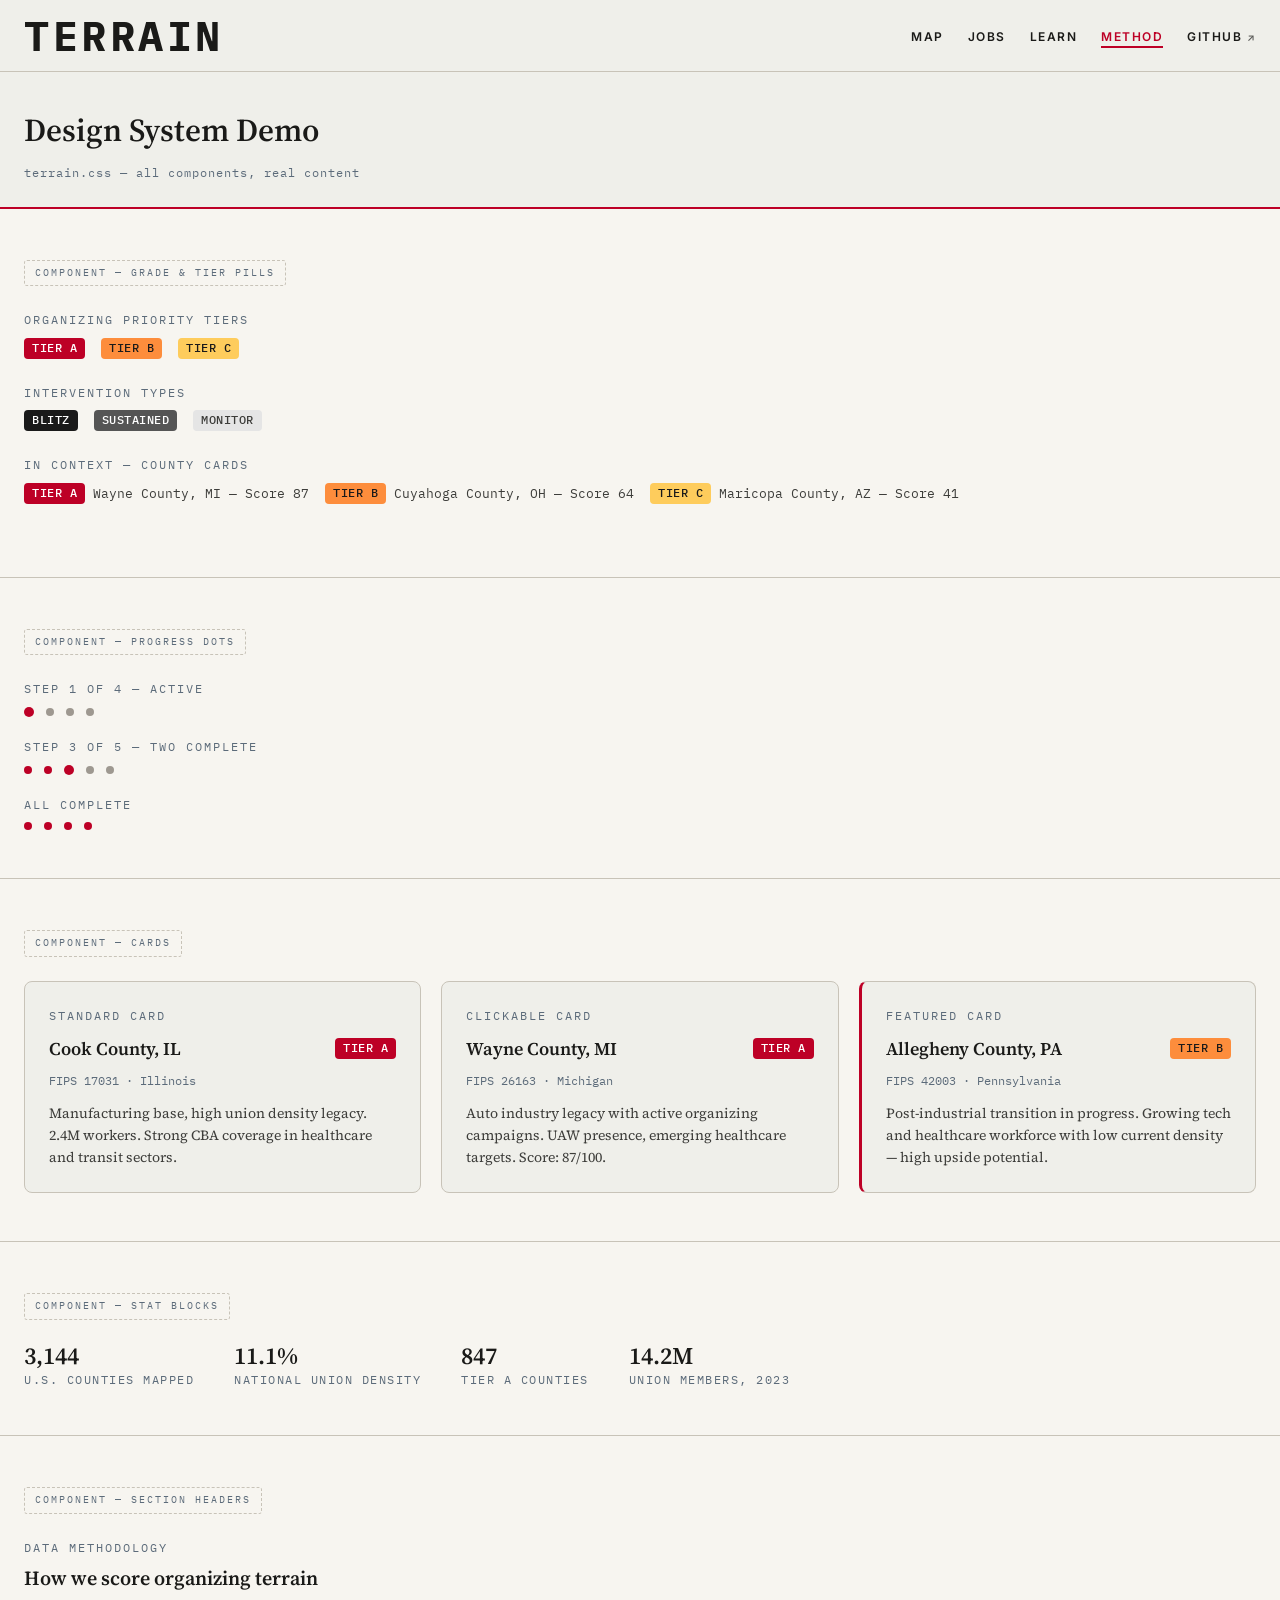
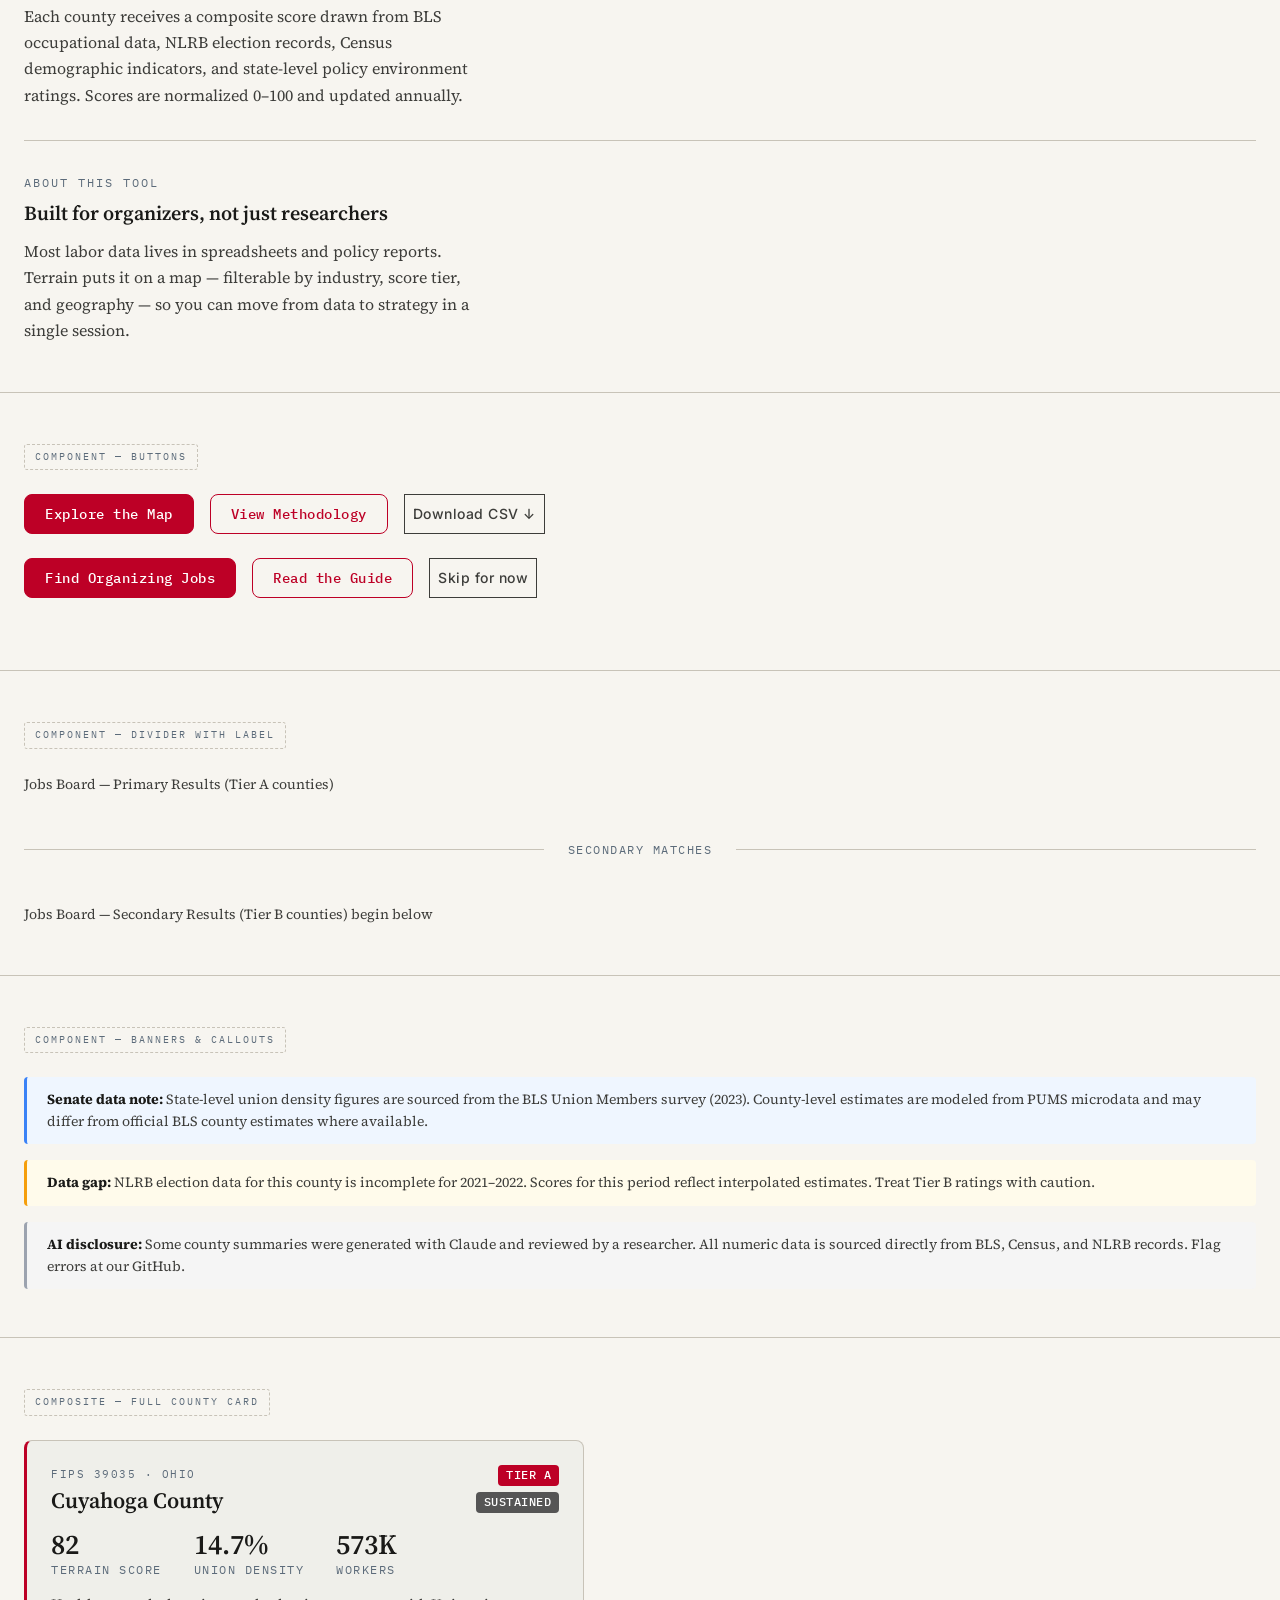
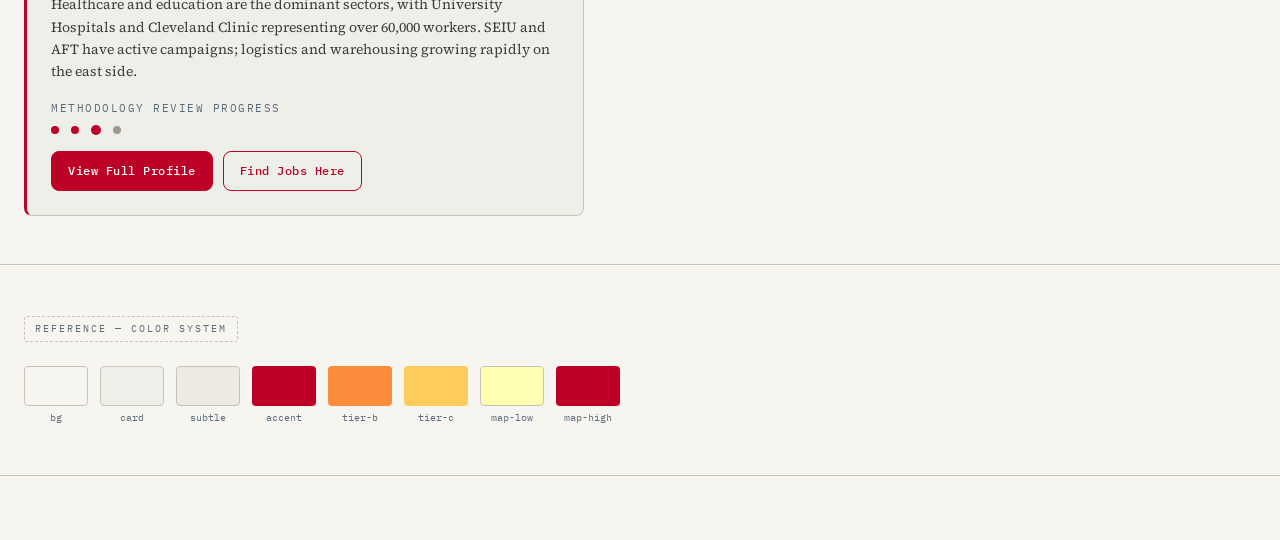
<file: output/terrain-demo.html>
<!DOCTYPE html>
<html lang="en">
<head>
  <meta charset="UTF-8">
  <meta name="viewport" content="width=device-width, initial-scale=1.0">
  <title>Terrain — Design System Demo</title>
  <link rel="stylesheet" href="terrain.css">
  <style>
    /* Demo page scaffolding only — not part of terrain.css */
    .demo-section {
      padding: 48px 0;
      border-bottom: 1px solid var(--color-border);
    }
    .demo-section:last-child {
      border-bottom: none;
    }
    .demo-label {
      font-family: var(--font-mono);
      font-size: 10px;
      letter-spacing: 2px;
      text-transform: uppercase;
      color: var(--color-text-muted);
      margin-bottom: 24px;
      padding: 4px 10px;
      border: 1px dashed var(--color-border);
      display: inline-block;
      border-radius: 3px;
    }
    .demo-row {
      display: flex;
      flex-wrap: wrap;
      align-items: flex-start;
      gap: 16px;
      margin-bottom: 24px;
    }
    .demo-grid-3 {
      display: grid;
      grid-template-columns: repeat(3, 1fr);
      gap: 20px;
    }
    .demo-grid-2 {
      display: grid;
      grid-template-columns: repeat(2, 1fr);
      gap: 20px;
    }
    .demo-stat-row {
      display: flex;
      flex-wrap: wrap;
      gap: 40px;
    }
    @media (max-width: 768px) {
      .demo-grid-3,
      .demo-grid-2 {
        grid-template-columns: 1fr;
      }
      .demo-stat-row {
        gap: 24px;
      }
    }
    .page-header {
      background-color: var(--color-bg-card);
      border-bottom: 2px solid var(--color-accent);
      padding: 32px 0 24px;
      margin-bottom: 0;
    }
    .page-header__title {
      font-family: var(--font-serif);
      font-size: 32px;
      font-weight: 600;
      color: var(--color-text);
      margin-bottom: 6px;
    }
    .page-header__subtitle {
      font-family: var(--font-mono);
      font-size: 12px;
      letter-spacing: 1px;
      color: var(--color-text-muted);
    }
  </style>
</head>
<body>

  <!-- ============================================================
       NAVIGATION BAR
       ============================================================ -->
  <nav class="terrain-nav" role="navigation" aria-label="Main navigation">
    <div class="terrain-nav__inner">
      <a href="/index.html" class="terrain-nav__brand">TERRAIN</a>

      <ul class="terrain-nav__links" aria-label="Site navigation">
        <li><a href="/output/map.html">Map</a></li>
        <li><a href="/output/jobs.html">Jobs</a></li>
        <li><a href="/output/education.html">Learn</a></li>
        <li><a href="/output/methodology.html" class="active" aria-current="page">Method</a></li>
        <li><a href="https://github.com" target="_blank" rel="noopener">GitHub</a></li>
      </ul>

      <button
        class="terrain-nav__hamburger"
        aria-label="Toggle navigation menu"
        aria-expanded="false"
        onclick="toggleNav(this)"
      >
        <span></span>
        <span></span>
        <span></span>
      </button>
    </div>

    <!-- Mobile drawer -->
    <div class="terrain-nav__drawer" id="nav-drawer" role="menu">
      <ul>
        <li><a href="/output/map.html" role="menuitem">Map</a></li>
        <li><a href="/output/jobs.html" role="menuitem">Jobs</a></li>
        <li><a href="/output/education.html" role="menuitem">Learn</a></li>
        <li><a href="/output/methodology.html" class="active" role="menuitem">Method</a></li>
        <li><a href="https://github.com" target="_blank" rel="noopener" role="menuitem">GitHub ↗</a></li>
      </ul>
    </div>
  </nav>

  <!-- ============================================================
       PAGE HEADER
       ============================================================ -->
  <div class="page-header">
    <div class="container">
      <div class="page-header__title">Design System Demo</div>
      <div class="page-header__subtitle">terrain.css — all components, real content</div>
    </div>
  </div>

  <main>

    <!-- ============================================================
         GRADE / TIER PILLS
         ============================================================ -->
    <div class="demo-section">
      <div class="container">
        <div class="demo-label">Component — Grade &amp; Tier Pills</div>

        <p class="section-label">Organizing priority tiers</p>
        <div class="demo-row">
          <span class="grade-pill tier-a">Tier A</span>
          <span class="grade-pill tier-b">Tier B</span>
          <span class="grade-pill tier-c">Tier C</span>
        </div>

        <p class="section-label" style="margin-top: 20px;">Intervention types</p>
        <div class="demo-row">
          <span class="grade-pill type-a">Blitz</span>
          <span class="grade-pill type-b">Sustained</span>
          <span class="grade-pill type-c">Monitor</span>
        </div>

        <p class="section-label" style="margin-top: 20px;">In context — county cards</p>
        <div class="demo-row" style="margin-top: 8px;">
          <div style="display:flex; align-items:center; gap:8px;">
            <span class="grade-pill tier-a">Tier A</span>
            <span style="font-family:var(--font-mono); font-size:13px; color:var(--color-text-secondary);">Wayne County, MI — Score 87</span>
          </div>
          <div style="display:flex; align-items:center; gap:8px;">
            <span class="grade-pill tier-b">Tier B</span>
            <span style="font-family:var(--font-mono); font-size:13px; color:var(--color-text-secondary);">Cuyahoga County, OH — Score 64</span>
          </div>
          <div style="display:flex; align-items:center; gap:8px;">
            <span class="grade-pill tier-c">Tier C</span>
            <span style="font-family:var(--font-mono); font-size:13px; color:var(--color-text-secondary);">Maricopa County, AZ — Score 41</span>
          </div>
        </div>
      </div>
    </div>

    <!-- ============================================================
         PROGRESS DOTS
         ============================================================ -->
    <div class="demo-section">
      <div class="container">
        <div class="demo-label">Component — Progress Dots</div>

        <p class="section-label">Step 1 of 4 — active</p>
        <div class="progress-dots" style="margin-bottom: 20px;" aria-label="Step 1 of 4">
          <div class="progress-dot active" aria-label="Step 1, current"></div>
          <div class="progress-dot" aria-label="Step 2"></div>
          <div class="progress-dot" aria-label="Step 3"></div>
          <div class="progress-dot" aria-label="Step 4"></div>
        </div>

        <p class="section-label">Step 3 of 5 — two complete</p>
        <div class="progress-dots" style="margin-bottom: 20px;" aria-label="Step 3 of 5">
          <div class="progress-dot complete" aria-label="Step 1, complete"></div>
          <div class="progress-dot complete" aria-label="Step 2, complete"></div>
          <div class="progress-dot active" aria-label="Step 3, current"></div>
          <div class="progress-dot" aria-label="Step 4"></div>
          <div class="progress-dot" aria-label="Step 5"></div>
        </div>

        <p class="section-label">All complete</p>
        <div class="progress-dots" aria-label="All steps complete">
          <div class="progress-dot complete"></div>
          <div class="progress-dot complete"></div>
          <div class="progress-dot complete"></div>
          <div class="progress-dot complete"></div>
        </div>
      </div>
    </div>

    <!-- ============================================================
         CARDS
         ============================================================ -->
    <div class="demo-section">
      <div class="container">
        <div class="demo-label">Component — Cards</div>

        <div class="demo-grid-3">

          <!-- Standard card -->
          <div class="terrain-card">
            <span class="section-label">Standard card</span>
            <div style="display:flex; align-items:center; justify-content:space-between; margin-bottom:8px;">
              <h3 style="font-family:var(--font-serif); font-size:18px; font-weight:600;">Cook County, IL</h3>
              <span class="grade-pill tier-a">Tier A</span>
            </div>
            <p style="font-family:var(--font-mono); font-size:12px; color:var(--color-text-muted); margin-bottom:12px;">FIPS 17031 · Illinois</p>
            <p style="font-size:14px; color:var(--color-text-secondary); line-height:1.55;">Manufacturing base, high union density legacy. 2.4M workers. Strong CBA coverage in healthcare and transit sectors.</p>
          </div>

          <!-- Clickable card -->
          <div class="terrain-card clickable" tabindex="0" role="button" aria-label="View Wayne County details">
            <span class="section-label">Clickable card</span>
            <div style="display:flex; align-items:center; justify-content:space-between; margin-bottom:8px;">
              <h3 style="font-family:var(--font-serif); font-size:18px; font-weight:600;">Wayne County, MI</h3>
              <span class="grade-pill tier-a">Tier A</span>
            </div>
            <p style="font-family:var(--font-mono); font-size:12px; color:var(--color-text-muted); margin-bottom:12px;">FIPS 26163 · Michigan</p>
            <p style="font-size:14px; color:var(--color-text-secondary); line-height:1.55;">Auto industry legacy with active organizing campaigns. UAW presence, emerging healthcare targets. Score: 87/100.</p>
          </div>

          <!-- Featured card -->
          <div class="terrain-card featured">
            <span class="section-label">Featured card</span>
            <div style="display:flex; align-items:center; justify-content:space-between; margin-bottom:8px;">
              <h3 style="font-family:var(--font-serif); font-size:18px; font-weight:600;">Allegheny County, PA</h3>
              <span class="grade-pill tier-b">Tier B</span>
            </div>
            <p style="font-family:var(--font-mono); font-size:12px; color:var(--color-text-muted); margin-bottom:12px;">FIPS 42003 · Pennsylvania</p>
            <p style="font-size:14px; color:var(--color-text-secondary); line-height:1.55;">Post-industrial transition in progress. Growing tech and healthcare workforce with low current density — high upside potential.</p>
          </div>

        </div>
      </div>
    </div>

    <!-- ============================================================
         STAT BLOCKS
         ============================================================ -->
    <div class="demo-section">
      <div class="container">
        <div class="demo-label">Component — Stat Blocks</div>

        <div class="demo-stat-row">
          <div class="stat-block">
            <span class="stat-block__number">3,144</span>
            <span class="stat-block__label">U.S. Counties Mapped</span>
          </div>
          <div class="stat-block">
            <span class="stat-block__number">11.1%</span>
            <span class="stat-block__label">National Union Density</span>
          </div>
          <div class="stat-block">
            <span class="stat-block__number">847</span>
            <span class="stat-block__label">Tier A Counties</span>
          </div>
          <div class="stat-block">
            <span class="stat-block__number">14.2M</span>
            <span class="stat-block__label">Union Members, 2023</span>
          </div>
        </div>
      </div>
    </div>

    <!-- ============================================================
         SECTION HEADERS
         ============================================================ -->
    <div class="demo-section">
      <div class="container">
        <div class="demo-label">Component — Section Headers</div>

        <span class="section-label">Data methodology</span>
        <h2 class="section-title">How we score organizing terrain</h2>
        <p class="section-subtitle">Each county receives a composite score drawn from BLS occupational data, NLRB election records, Census demographic indicators, and state-level policy environment ratings. Scores are normalized 0–100 and updated annually.</p>

        <hr style="margin: 32px 0; border:none; border-top: 1px solid var(--color-border);">

        <span class="section-label">About this tool</span>
        <h2 class="section-title">Built for organizers, not just researchers</h2>
        <p class="section-subtitle">Most labor data lives in spreadsheets and policy reports. Terrain puts it on a map — filterable by industry, score tier, and geography — so you can move from data to strategy in a single session.</p>
      </div>
    </div>

    <!-- ============================================================
         BUTTONS
         ============================================================ -->
    <div class="demo-section">
      <div class="container">
        <div class="demo-label">Component — Buttons</div>

        <div class="demo-row" style="align-items:center;">
          <a href="#" class="btn-primary">Explore the Map</a>
          <a href="#" class="btn-secondary">View Methodology</a>
          <button class="btn-ghost">Download CSV ↓</button>
        </div>

        <div class="demo-row" style="margin-top: 24px; align-items:center;">
          <a href="#" class="btn-primary">Find Organizing Jobs</a>
          <a href="#" class="btn-secondary">Read the Guide</a>
          <button class="btn-ghost">Skip for now</button>
        </div>
      </div>
    </div>

    <!-- ============================================================
         DIVIDER WITH LABEL
         ============================================================ -->
    <div class="demo-section">
      <div class="container">
        <div class="demo-label">Component — Divider with Label</div>

        <p style="font-size:14px; color:var(--color-text-secondary); margin-bottom:4px;">Jobs Board — Primary Results (Tier A counties)</p>

        <div style="background:var(--color-bg); padding: 16px 0;">
          <div class="divider-label">
            <span class="divider-label__text">Secondary Matches</span>
          </div>
        </div>

        <p style="font-size:14px; color:var(--color-text-secondary); margin-top:4px;">Jobs Board — Secondary Results (Tier B counties) begin below</p>
      </div>
    </div>

    <!-- ============================================================
         BANNERS / CALLOUTS
         ============================================================ -->
    <div class="demo-section">
      <div class="container">
        <div class="demo-label">Component — Banners &amp; Callouts</div>

        <div style="display:flex; flex-direction:column; gap:16px;">

          <div class="terrain-banner info">
            <p><strong>Senate data note:</strong> State-level union density figures are sourced from the BLS Union Members survey (2023). County-level estimates are modeled from PUMS microdata and may differ from official BLS county estimates where available.</p>
          </div>

          <div class="terrain-banner warning">
            <p><strong>Data gap:</strong> NLRB election data for this county is incomplete for 2021–2022. Scores for this period reflect interpolated estimates. Treat Tier B ratings with caution.</p>
          </div>

          <div class="terrain-banner muted">
            <p><strong>AI disclosure:</strong> Some county summaries were generated with Claude and reviewed by a researcher. All numeric data is sourced directly from BLS, Census, and NLRB records. Flag errors at our GitHub.</p>
          </div>

        </div>
      </div>
    </div>

    <!-- ============================================================
         FULL COMPOSITE EXAMPLE — county card with all elements
         ============================================================ -->
    <div class="demo-section">
      <div class="container">
        <div class="demo-label">Composite — Full County Card</div>

        <div class="terrain-card featured" style="max-width: 560px;">
          <div style="display:flex; align-items:flex-start; justify-content:space-between; gap:12px; margin-bottom:16px;">
            <div>
              <p style="font-family:var(--font-mono); font-size:11px; letter-spacing:1.5px; text-transform:uppercase; color:var(--color-text-muted); margin-bottom:4px;">FIPS 39035 · Ohio</p>
              <h2 style="font-family:var(--font-serif); font-size:22px; font-weight:600; line-height:1.2;">Cuyahoga County</h2>
            </div>
            <div style="display:flex; flex-direction:column; align-items:flex-end; gap:6px; flex-shrink:0;">
              <span class="grade-pill tier-a">Tier A</span>
              <span class="grade-pill type-b">Sustained</span>
            </div>
          </div>

          <div style="display:flex; gap:32px; margin-bottom:16px;">
            <div class="stat-block">
              <span class="stat-block__number" style="font-size:28px;">82</span>
              <span class="stat-block__label">Terrain Score</span>
            </div>
            <div class="stat-block">
              <span class="stat-block__number" style="font-size:28px;">14.7%</span>
              <span class="stat-block__label">Union Density</span>
            </div>
            <div class="stat-block">
              <span class="stat-block__number" style="font-size:28px;">573K</span>
              <span class="stat-block__label">Workers</span>
            </div>
          </div>

          <p style="font-size:14px; color:var(--color-text-secondary); line-height:1.6; margin-bottom:16px;">Healthcare and education are the dominant sectors, with University Hospitals and Cleveland Clinic representing over 60,000 workers. SEIU and AFT have active campaigns; logistics and warehousing growing rapidly on the east side.</p>

          <div style="margin-bottom:16px;">
            <p style="font-family:var(--font-mono); font-size:11px; letter-spacing:1.5px; text-transform:uppercase; color:var(--color-text-muted); margin-bottom:8px;">Methodology review progress</p>
            <div class="progress-dots">
              <div class="progress-dot complete"></div>
              <div class="progress-dot complete"></div>
              <div class="progress-dot active"></div>
              <div class="progress-dot"></div>
            </div>
          </div>

          <div style="display:flex; gap:10px; flex-wrap:wrap;">
            <a href="#" class="btn-primary" style="font-size:12px; padding: 8px 16px;">View Full Profile</a>
            <a href="#" class="btn-secondary" style="font-size:12px; padding: 8px 16px;">Find Jobs Here</a>
          </div>
        </div>
      </div>
    </div>

    <!-- ============================================================
         COLOR PALETTE REFERENCE
         ============================================================ -->
    <div class="demo-section">
      <div class="container">
        <div class="demo-label">Reference — Color System</div>

        <div style="display:flex; flex-wrap:wrap; gap:12px;">
          <div style="display:flex; flex-direction:column; gap:4px; align-items:center;">
            <div style="width:64px; height:40px; background:var(--color-bg); border:1px solid var(--color-border); border-radius:4px;"></div>
            <span style="font-family:var(--font-mono); font-size:10px; color:var(--color-text-muted);">bg</span>
          </div>
          <div style="display:flex; flex-direction:column; gap:4px; align-items:center;">
            <div style="width:64px; height:40px; background:var(--color-bg-card); border:1px solid var(--color-border); border-radius:4px;"></div>
            <span style="font-family:var(--font-mono); font-size:10px; color:var(--color-text-muted);">card</span>
          </div>
          <div style="display:flex; flex-direction:column; gap:4px; align-items:center;">
            <div style="width:64px; height:40px; background:var(--color-bg-subtle); border:1px solid var(--color-border); border-radius:4px;"></div>
            <span style="font-family:var(--font-mono); font-size:10px; color:var(--color-text-muted);">subtle</span>
          </div>
          <div style="display:flex; flex-direction:column; gap:4px; align-items:center;">
            <div style="width:64px; height:40px; background:var(--color-accent); border-radius:4px;"></div>
            <span style="font-family:var(--font-mono); font-size:10px; color:var(--color-text-muted);">accent</span>
          </div>
          <div style="display:flex; flex-direction:column; gap:4px; align-items:center;">
            <div style="width:64px; height:40px; background:var(--color-tier-b); border-radius:4px;"></div>
            <span style="font-family:var(--font-mono); font-size:10px; color:var(--color-text-muted);">tier-b</span>
          </div>
          <div style="display:flex; flex-direction:column; gap:4px; align-items:center;">
            <div style="width:64px; height:40px; background:var(--color-tier-c); border-radius:4px;"></div>
            <span style="font-family:var(--font-mono); font-size:10px; color:var(--color-text-muted);">tier-c</span>
          </div>
          <div style="display:flex; flex-direction:column; gap:4px; align-items:center;">
            <div style="width:64px; height:40px; background:#ffffb2; border:1px solid var(--color-border); border-radius:4px;"></div>
            <span style="font-family:var(--font-mono); font-size:10px; color:var(--color-text-muted);">map-low</span>
          </div>
          <div style="display:flex; flex-direction:column; gap:4px; align-items:center;">
            <div style="width:64px; height:40px; background:#bd0026; border-radius:4px;"></div>
            <span style="font-family:var(--font-mono); font-size:10px; color:var(--color-text-muted);">map-high</span>
          </div>
        </div>
      </div>
    </div>

    <!-- spacer -->
    <div style="height: 64px;"></div>

  </main>

  <script>
    function toggleNav(btn) {
      const drawer = document.getElementById('nav-drawer');
      const isOpen = drawer.classList.contains('open');
      drawer.classList.toggle('open');
      btn.setAttribute('aria-expanded', !isOpen);
    }
  </script>

<script data-goatcounter="https://samkp.goatcounter.com/count"
        async src="//gc.zgo.at/count.js"></script>
</body>
</html>
</file>
<file: output/terrain.css>
/* ============================================================
   TERRAIN — Shared Design System
   Imports: Google Fonts (Playfair Display, IBM Plex Mono, Source Serif 4)
   ============================================================ */

@import url('https://fonts.googleapis.com/css2?family=Cormorant+Garamond:ital,wght@0,400;0,500;0,600;1,400;1,600&family=Source+Serif+4:ital,opsz,wght@0,8..60,400;0,8..60,600;1,8..60,400&family=IBM+Plex+Mono:wght@400;500&family=Inter:wght@400;500;600&display=swap');

/* ============================================================
   CSS CUSTOM PROPERTIES
   ============================================================ */

html {
  scroll-padding-top: var(--nav-height);
}

:root {
  /* === COLOR SYSTEM — Interactive White Paper === */
  --color-bg:              #F7F5F0;   /* paper — primary background */
  --color-bg-card:         #EFEFEA;   /* slightly warmer card bg */
  --color-bg-subtle:       #EDEAE3;   /* subtle section bg */
  --color-ink:             #1A1A18;   /* near-black — primary text */
  --color-text:            #1A1A18;
  --color-text-secondary:  #3D3D3A;
  --color-text-muted:      #5C6B7A;   /* slate — captions, annotations */
  --color-rule:            #C8C3B8;   /* hairlines, dividers */
  --color-border:          #C8C3B8;
  --color-border-strong:   #9E9890;
  --color-accent:          #BD0026;   /* Terrain Red — used sparingly */
  --color-accent-hover:    #9A001F;
  --color-accent-light:    rgba(189,0,38,0.10);
  --color-active:          rgba(189,0,38,0.12);
  --color-dark:            #1A1A18;   /* full-bleed data panels */

  /* Grade/tier pill colors (kept from original) */
  --color-tier-a: #bd0026;
  --color-tier-b: #fd8d3c;
  --color-tier-c: #fecc5c;
  --color-tier-a-text: #ffffff;
  --color-tier-b-text: #1a1a1a;
  --color-tier-c-text: #1a1a1a;

  /* Intervention type colors (kept from original) */
  --color-type-a: #1a1a1a;
  --color-type-b: #555555;
  --color-type-c: #999999;

  /* Banner accent colors (kept from original) */
  --color-banner-info-bg: #eff6ff;
  --color-banner-info-border: #3b82f6;
  --color-banner-warning-bg: #fffbeb;
  --color-banner-warning-border: #f59e0b;
  --color-banner-muted-bg: #f5f5f5;
  --color-banner-muted-border: #9ca3af;

  /* Quadrant tier colors */
  --color-tier-1-capital:  #BD0026;
  --color-tier-1-community:#1a3a6b;
  --color-tier-2-capital:  #c45e00;
  --color-tier-2-community:#2c6fad;
  --color-tier-3:          #6b4f9e;
  --color-tier-4:          #ccc4bb;

  /* === TYPOGRAPHY === */
  --font-display: 'Cormorant Garamond', Georgia, serif;
  --font-body:    'Source Serif 4', Georgia, serif;
  --font-serif:   'Source Serif 4', Georgia, serif;
  --font-mono:    'IBM Plex Mono', 'Courier New', monospace;
  --font-ui:      'Inter', system-ui, sans-serif;

  /* === TYPE SCALE === */
  --text-xs:   0.75rem;
  --text-sm:   0.875rem;
  --text-base: 1rem;
  --text-lg:   1.125rem;
  --text-xl:   1.25rem;
  --text-2xl:  1.5rem;
  --text-3xl:  2rem;
  --text-4xl:  2.5rem;

  /* === SPACING === */
  --space-1:  0.25rem;
  --space-2:  0.5rem;
  --space-3:  0.75rem;
  --space-4:  1rem;
  --space-5:  1.25rem;
  --space-6:  1.5rem;
  --space-8:  2rem;
  --space-10: 2.5rem;
  --space-12: 3rem;
  --space-16: 4rem;

  /* === RADIUS === */
  --radius-sm: 4px;
  --radius-md: 8px;
  --radius-lg: 12px;

  /* === LAYOUT === */
  --nav-height:        72px;
  --nav-height-mobile: 48px;
  --body-max-width:    680px;
  --content-padding:   var(--space-8);

  /* === SHADOWS — flat ink on paper, minimal === */
  --shadow-card:       none;
  --shadow-card-hover: 0 1px 4px rgba(26,26,24,0.10);
  --shadow-pill:       none;
  --shadow-nav:        0 1px 0 var(--color-rule);

  /* --- Breakpoints (reference values) --- */
  --breakpoint-mobile: 768px;
  --breakpoint-tablet: 1024px;
}

/* ============================================================
   BASE RESET & GLOBAL DEFAULTS
   ============================================================ */

*,
*::before,
*::after {
  box-sizing: border-box;
  margin: 0;
  padding: 0;
}

html {
  font-size: 16px;
  -webkit-text-size-adjust: 100%;
  scroll-behavior: smooth;
}

body {
  font-family: var(--font-body);
  background: var(--color-bg);
  color: var(--color-text);
  line-height: 1.65;
  -webkit-font-smoothing: antialiased;
  -moz-osx-font-smoothing: grayscale;
}

/* Display headings — Cormorant Garamond for major titles only */
h1, .display-heading, .intro-h {
  font-family: var(--font-display);
  font-weight: 500;
  letter-spacing: -0.01em;
  line-height: 1.15;
}

/* Section headings — Source Serif 4 */
h2, h3, h4, h5 {
  font-family: var(--font-body);
  font-weight: 600;
}

/* Nav and UI chrome — Inter */
nav, .terrain-nav, button, .btn,
.method-tab, .lens-btn, .goal-btn,
.sidebar-label, .card-section-head {
  font-family: var(--font-ui);
}

/* Data labels — IBM Plex Mono */
.font-mono, [class*="mono"],
.card-score-label, .card-score-val,
.map-stat {
  font-family: var(--font-mono);
}

/* Body max width for reading columns */
.body-column {
  max-width: var(--body-max-width);
  margin-left: auto;
  margin-right: auto;
}

/* Remove all box shadows except hover */
* {
  box-shadow: none !important;
}
.card:hover, .detail-card:hover, [class*="card"]:hover {
  box-shadow: var(--shadow-card-hover) !important;
}

a {
  color: var(--color-accent);
  text-decoration: none;
}

a:hover {
  text-decoration: underline;
}

img, svg {
  display: block;
  max-width: 100%;
}

/* ============================================================
   1. NAVIGATION BAR (.terrain-nav)
   ============================================================ */

.terrain-nav {
  position: sticky;
  top: 0;
  z-index: 100;
  width: 100%;
  height: var(--nav-height);
  background-color: var(--color-bg-card);
  border-bottom: 1px solid var(--color-border);
  box-shadow: none;
  display: flex;
  align-items: center;
}

.terrain-nav__inner {
  width: 100%;
  max-width: 1280px;
  margin: 0 auto;
  padding: 0 var(--space-6);
  display: flex;
  align-items: center;
  justify-content: space-between;
  height: 100%;
}

/* Wordmark */
.terrain-nav__brand {
  font-family: var(--font-mono);
  font-size: 42px;
  font-weight: 700;
  letter-spacing: 3.5px;
  text-transform: uppercase;
  color: var(--color-text);
  text-decoration: none;
  flex-shrink: 0;
  line-height: 1;
}

.terrain-nav__brand:hover {
  color: var(--color-accent);
  text-decoration: none;
}

/* Desktop nav links */
.terrain-nav__links {
  display: flex;
  align-items: center;
  gap: var(--space-6);
  list-style: none;
}

.terrain-nav__links a {
  font-family: var(--font-ui);
  font-size: var(--text-xs);
  font-weight: 600;
  letter-spacing: 1.5px;
  text-transform: uppercase;
  color: var(--color-text);
  text-decoration: none;
  padding-bottom: 2px;
  border-bottom: 2px solid transparent;
  transition: color 150ms ease, border-color 150ms ease;
}

.terrain-nav__links a:hover {
  color: var(--color-accent);
  text-decoration: none;
  border-bottom-color: transparent;
}

/* Active nav link */
.terrain-nav__links a.active,
.terrain-nav__links a[aria-current="page"] {
  color: var(--color-accent);
  border-bottom-color: var(--color-accent);
}

/* External link */
.terrain-nav__links a[target="_blank"]::after {
  content: ' ↗';
  font-size: 10px;
  opacity: 0.7;
}

/* Hamburger button (mobile only) */
.terrain-nav__hamburger {
  display: none;
  background: none;
  border: none;
  cursor: pointer;
  padding: var(--space-2);
  color: var(--color-text);
  flex-direction: column;
  justify-content: center;
  align-items: center;
  gap: 5px;
  min-width: 44px;
  min-height: 44px;
}

.terrain-nav__hamburger span {
  display: block;
  width: 22px;
  height: 2px;
  background-color: var(--color-text);
  border-radius: 1px;
  transition: transform 200ms ease, opacity 200ms ease;
}

/* Mobile drawer */
.terrain-nav__drawer {
  display: none;
  position: absolute;
  top: var(--nav-height-mobile);
  left: 0;
  right: 0;
  background-color: var(--color-bg-card);
  border-bottom: 1px solid var(--color-border);
  padding: var(--space-4) var(--space-6);
  z-index: 99;
}

.terrain-nav__drawer.open {
  display: block;
}

.terrain-nav__drawer ul {
  list-style: none;
  display: flex;
  flex-direction: column;
  gap: var(--space-1);
}

.terrain-nav__drawer a {
  display: block;
  font-family: var(--font-ui);
  font-size: var(--text-sm);
  letter-spacing: 1px;
  text-transform: uppercase;
  color: var(--color-text-secondary);
  text-decoration: none;
  padding: var(--space-3) 0;
  border-bottom: 1px solid var(--color-border);
  min-height: 44px;
  display: flex;
  align-items: center;
  transition: color 150ms ease;
}

.terrain-nav__drawer a:hover,
.terrain-nav__drawer a.active {
  color: var(--color-accent);
  text-decoration: none;
}

.terrain-nav__drawer li:last-child a {
  border-bottom: none;
}

@media (max-width: 768px) {
  .terrain-nav {
    height: var(--nav-height-mobile);
    position: relative; /* allow drawer to position relative to nav */
  }

  .terrain-nav__links {
    display: none;
  }

  .terrain-nav__hamburger {
    display: flex;
  }

  .terrain-nav__inner {
    padding: 0 var(--space-4);
  }
}

/* ============================================================
   2. GRADE / TIER PILLS (.grade-pill)
   ============================================================ */

.grade-pill {
  display: inline-flex;
  align-items: center;
  justify-content: center;
  font-family: var(--font-mono);
  font-size: var(--text-xs);
  font-weight: 500;
  text-transform: uppercase;
  letter-spacing: 0.5px;
  border-radius: var(--radius-sm);
  padding: 2px 8px;
  line-height: 1.4;
  box-shadow: var(--shadow-pill);
  white-space: nowrap;
}

/* Grade tiers */
.grade-pill.tier-a {
  background-color: var(--color-tier-a);
  color: var(--color-tier-a-text);
}

.grade-pill.tier-b {
  background-color: var(--color-tier-b);
  color: var(--color-tier-b-text);
}

.grade-pill.tier-c {
  background-color: var(--color-tier-c);
  color: var(--color-tier-c-text);
}

/* Intervention types */
.grade-pill.type-a {
  background-color: var(--color-type-a);
  color: #ffffff;
}

.grade-pill.type-b {
  background-color: var(--color-type-b);
  color: #ffffff;
}

.grade-pill.type-c {
  background-color: #e5e5e5;
  color: var(--color-text-secondary);
  box-shadow: none;
}

/* ============================================================
   3. PROGRESS DOTS (.progress-dots)
   ============================================================ */

.progress-dots {
  display: flex;
  align-items: center;
  gap: 12px;
}

.progress-dot {
  width: 8px;
  height: 8px;
  border-radius: 50%;
  background-color: var(--color-border-strong);
  flex-shrink: 0;
  transition: background-color 200ms ease, width 200ms ease, height 200ms ease;
}

.progress-dot.active {
  width: 10px;
  height: 10px;
  background-color: var(--color-accent);
}

.progress-dot.complete {
  width: 8px;
  height: 8px;
  background-color: var(--color-accent);
}

/* ============================================================
   4. CARDS (.terrain-card)
   ============================================================ */

.terrain-card {
  background-color: var(--color-bg-card);
  border: 1px solid var(--color-border);
  border-radius: var(--radius-md);
  padding: var(--space-6);
  box-shadow: var(--shadow-card);
  transition: box-shadow 180ms ease, border-color 180ms ease;
}

.terrain-card.clickable {
  cursor: pointer;
}

.terrain-card.clickable:hover {
  box-shadow: var(--shadow-card-hover);
  border-color: var(--color-border-strong);
}

.terrain-card.featured {
  box-shadow: none;
  border-left: 3px solid var(--color-accent);
}

.terrain-card.featured:hover {
  box-shadow: var(--shadow-card-hover);
}

/* ============================================================
   5. STAT BLOCKS (.stat-block)
   ============================================================ */

.stat-block {
  display: flex;
  flex-direction: column;
  gap: var(--space-1);
}

.stat-block__number {
  font-family: var(--font-serif);
  font-size: var(--text-2xl);
  font-weight: 600;
  color: var(--color-text);
  line-height: 1;
}

.stat-block__label {
  font-family: var(--font-mono);
  font-size: var(--text-xs);
  letter-spacing: 1.5px;
  text-transform: uppercase;
  color: var(--color-text-muted);
  line-height: 1.3;
}

/* ============================================================
   6. SECTION HEADERS
   ============================================================ */

.section-label {
  font-family: var(--font-mono);
  font-size: var(--text-xs);
  letter-spacing: 2px;
  text-transform: uppercase;
  color: var(--color-text-muted);
  display: block;
  margin-bottom: var(--space-2);
}

.section-title {
  font-family: var(--font-serif);
  font-size: var(--text-xl);
  font-weight: 600;
  color: var(--color-text);
  line-height: 1.25;
  margin-bottom: var(--space-3);
}

.section-subtitle {
  font-family: var(--font-body);
  font-size: var(--text-base);
  color: var(--color-text-secondary);
  line-height: 1.65;
  max-width: 58ch;
}

/* ============================================================
   7. BUTTONS (.btn-*)
   ============================================================ */

.btn-primary,
.btn-secondary,
.btn-ghost {
  display: inline-flex;
  align-items: center;
  justify-content: center;
  font-family: var(--font-mono);
  font-size: var(--text-sm);
  font-weight: 500;
  letter-spacing: 0.5px;
  border-radius: var(--radius-md);
  padding: 10px 20px;
  cursor: pointer;
  text-decoration: none;
  border: 1px solid transparent;
  transition: background-color 150ms ease, color 150ms ease,
              border-color 150ms ease, box-shadow 150ms ease,
              transform 80ms ease;
  min-height: 40px;
  white-space: nowrap;
  line-height: 1;
}

/* Primary */
.btn-primary {
  background-color: var(--color-accent);
  color: #ffffff;
  border-color: var(--color-accent);
}

.btn-primary:hover {
  background-color: var(--color-accent-hover);
  border-color: var(--color-accent-hover);
  text-decoration: none;
  color: #ffffff;
}

.btn-primary:active {
  transform: translateY(1px);
}

/* Secondary */
.btn-secondary {
  background-color: transparent;
  color: var(--color-accent);
  border-color: var(--color-accent);
}

.btn-secondary:hover {
  background-color: var(--color-accent-light);
  text-decoration: none;
  color: var(--color-accent);
}

.btn-secondary:active {
  transform: translateY(1px);
}

/* Ghost */
.btn-ghost {
  background-color: transparent;
  color: var(--color-text-secondary);
  border-color: transparent;
  padding-left: var(--space-2);
  padding-right: var(--space-2);
}

.btn-ghost:hover {
  color: var(--color-text);
  text-decoration: underline;
}

/* ============================================================
   8. DIVIDER WITH LABEL (.divider-label)
   ============================================================ */

.divider-label {
  display: flex;
  align-items: center;
  gap: var(--space-4);
  margin: var(--space-6) 0;
}

.divider-label::before,
.divider-label::after {
  content: '';
  flex: 1;
  height: 1px;
  background-color: var(--color-border);
}

.divider-label__text {
  font-family: var(--font-mono);
  font-size: var(--text-xs);
  letter-spacing: 1.5px;
  text-transform: uppercase;
  color: var(--color-text-muted);
  white-space: nowrap;
  background-color: inherit;
  padding: 0 var(--space-2);
}

/* ============================================================
   9. BANNERS / CALLOUTS (.terrain-banner)
   ============================================================ */

.terrain-banner {
  display: flex;
  align-items: flex-start;
  gap: var(--space-3);
  padding: 12px 20px;
  font-family: var(--font-body);
  font-size: var(--text-sm);
  line-height: 1.55;
  border-radius: var(--radius-sm);
  border-left: 3px solid;
}

.terrain-banner p {
  margin: 0;
  color: var(--color-text-secondary);
}

.terrain-banner strong {
  color: var(--color-text);
}

/* Info */
.terrain-banner.info {
  background-color: var(--color-banner-info-bg);
  border-left-color: var(--color-banner-info-border);
}

/* Warning */
.terrain-banner.warning {
  background-color: var(--color-banner-warning-bg);
  border-left-color: var(--color-banner-warning-border);
}

/* Muted */
.terrain-banner.muted {
  background-color: var(--color-banner-muted-bg);
  border-left-color: var(--color-banner-muted-border);
}

/* ============================================================
   UTILITY CLASSES
   ============================================================ */

.container {
  width: 100%;
  max-width: 1280px;
  margin: 0 auto;
  padding: 0 var(--space-6);
}

.container--narrow {
  max-width: 780px;
}

.stack {
  display: flex;
  flex-direction: column;
}

.stack--4 { gap: var(--space-4); }
.stack--6 { gap: var(--space-6); }
.stack--8 { gap: var(--space-8); }

.row {
  display: flex;
  align-items: center;
  flex-wrap: wrap;
}

.row--gap-4 { gap: var(--space-4); }
.row--gap-6 { gap: var(--space-6); }

.text-mono {
  font-family: var(--font-mono);
}

.text-serif {
  font-family: var(--font-serif);
}

.text-muted {
  color: var(--color-text-muted);
}

.text-secondary {
  color: var(--color-text-secondary);
}

.text-accent {
  color: var(--color-accent);
}

.sr-only {
  position: absolute;
  width: 1px;
  height: 1px;
  padding: 0;
  margin: -1px;
  overflow: hidden;
  clip: rect(0, 0, 0, 0);
  white-space: nowrap;
  border-width: 0;
}

/* ============================================================
   VIEWPORT PANEL SYSTEM (Phase B)
   ============================================================ */

.terrain-stage {
  position: fixed;
  inset: 0;
  overflow: hidden;
}

.terrain-panel {
  position: absolute;
  inset: 0;
  overflow-y: auto;
  opacity: 0;
  pointer-events: none;
  transition: opacity 300ms ease;
  background: var(--color-bg);
  padding-top: var(--nav-height);
}

.terrain-panel.active {
  opacity: 1;
  pointer-events: all;
}

/* Paper flash between panels */
.panel-flash {
  position: fixed;
  inset: 0;
  background: var(--color-bg);
  opacity: 0;
  pointer-events: none;
  z-index: 9999;
  transition: opacity 150ms ease;
}
.panel-flash.flashing { opacity: 1; }

/* Reduced motion */
@media (prefers-reduced-motion: reduce) {
  .terrain-panel, .panel-flash { transition: none; }
}

/* Section number rail — left side */
.section-rail {
  position: fixed;
  left: var(--space-4);
  top: 50%;
  transform: translateY(-50%);
  z-index: 100;
  display: flex;
  flex-direction: column;
  gap: var(--space-4);
}
.rail-item {
  font-family: var(--font-mono);
  font-size: 10px;
  color: var(--color-border-strong);
  cursor: pointer;
  transition: color 0.15s;
  writing-mode: vertical-rl;
  letter-spacing: 0.1em;
  user-select: none;
}
.rail-item:hover, .rail-item.active { color: var(--color-accent); }

@media (max-width: 768px) { .section-rail { display: none; } }

/* ============================================================
   COMPONENT RESKIN (Phase C)
   ============================================================ */

/* Cards */
.card, .detail-card, .info-card,
.cs-card, .slide-cs-card,
.expand-card, .card-narrative {
  border-radius: var(--radius-md);
  border: 1px solid var(--color-border);
  background: var(--color-bg-card);
}

/* Pills — lens toggles, filters, sub-nav */
.pill, .lens-btn, .seg-btn,
.filter-tag, .badge {
  border-radius: 999px;
  font-family: var(--font-ui);
  font-size: var(--text-xs);
  padding: var(--space-1) var(--space-3);
  border: 1px solid var(--color-border);
  background: transparent;
  color: var(--color-text-secondary);
  cursor: pointer;
  transition: background 0.1s, color 0.1s, border-color 0.1s;
}
.pill.active, .lens-btn.active, .seg-btn.active {
  background: var(--color-accent);
  color: #fff;
  border-color: var(--color-accent);
}

/* Buttons — sharp corners, ink style */
.btn, button:not(.pill):not(.lens-btn):not(.seg-btn):not(.rail-item) {
  border-radius: 0;
  font-family: var(--font-ui);
  font-weight: 500;
  font-size: var(--text-sm);
  border: 1px solid currentColor;
  background: transparent;
  cursor: pointer;
  transition: background 0.1s, color 0.1s;
}
.btn-primary, .intro-btn-primary {
  background: var(--color-accent);
  color: #fff;
  border-color: var(--color-accent);
}
.btn-primary:hover, .intro-btn-primary:hover {
  background: var(--color-accent-hover);
  border-color: var(--color-accent-hover);
}

/* Section breaks — thick red rule */
.section-break, .method-section-break {
  border-top: 3px solid var(--color-accent);
  padding-top: var(--space-4);
  margin-top: var(--space-8);
}

.section-number {
  font-family: var(--font-mono);
  font-size: var(--text-xs);
  color: var(--color-accent);
  letter-spacing: 0.1em;
  text-transform: uppercase;
  display: block;
  margin-bottom: var(--space-2);
}

/* Marginalia tooltips */
@media (min-width: 1100px) {
  .marginalia-anchor { position: relative; }
  .marginalia-tip {
    position: absolute;
    left: calc(100% + var(--space-6));
    top: 0;
    width: 190px;
    font-family: var(--font-mono);
    font-size: 11px;
    color: var(--color-text-muted);
    line-height: 1.5;
    border-left: 2px solid var(--color-rule);
    padding-left: var(--space-3);
    opacity: 0;
    pointer-events: none;
    transition: opacity 0.2s;
    z-index: 10;
  }
  .marginalia-anchor:hover .marginalia-tip { opacity: 1; }
}
@media (max-width: 1099px) {
  .marginalia-tip {
    display: block;
    font-size: var(--text-xs);
    color: var(--color-text-muted);
    border-left: 2px solid var(--color-rule);
    padding-left: var(--space-3);
    margin-top: var(--space-2);
    font-family: var(--font-mono);
    line-height: 1.5;
  }
}

/* ============================================================
   MAP FIGURE — Paper / Expand Two-State System
   ============================================================ */

.map-figure {
  max-width: 100%;
  margin: var(--space-8) 0;
  border: 1px solid var(--color-border);
  border-radius: 0;
  overflow: hidden;
  background: var(--color-bg);
}

.map-figure-header {
  display: flex;
  justify-content: space-between;
  align-items: center;
  padding: var(--space-2) var(--space-4);
  background: var(--color-bg);
  border-bottom: 1px solid var(--color-border);
}

.map-figure-caption {
  font-family: var(--font-mono);
  font-size: var(--text-xs);
  color: var(--color-text-muted);
  letter-spacing: 0.03em;
}

.map-figure-number {
  color: var(--color-accent);
  font-weight: 500;
  margin-right: var(--space-2);
}

/* Override Phase C sharp-button rule for this specific button */
.map-expand-btn,
.map-expand-btn:not(.pill):not(.lens-btn):not(.seg-btn) {
  font-family: var(--font-mono) !important;
  font-size: var(--text-xs) !important;
  color: var(--color-text-muted);
  background: none !important;
  border: 1px solid var(--color-border) !important;
  padding: var(--space-1) var(--space-2) !important;
  cursor: pointer;
  border-radius: var(--radius-sm) !important;
  transition: color 0.15s, border-color 0.15s;
}

.map-expand-btn:hover {
  color: var(--color-text) !important;
  border-color: var(--color-border-strong) !important;
}

.map-figure-body {
  height: 520px;
  background: var(--color-bg);
  position: relative;
  display: flex;
  flex-direction: column;
  overflow: hidden;
}

.map-figure-footer {
  padding: var(--space-2) var(--space-4);
  font-family: var(--font-mono);
  font-size: 10px;
  color: var(--color-text-muted);
  background: var(--color-bg);
  border-top: 1px solid var(--color-border);
  display: flex;
  justify-content: space-between;
}

/* Expanded state — full viewport, sidebar occupies left 320px */
.map-figure.expanded {
  position: fixed;
  inset: 0 0 0 320px;
  max-width: none;
  margin: 0;
  border-radius: 0;
  border: none;
  z-index: 500;
  padding-top: var(--nav-height);
}

.map-figure.expanded .map-figure-body {
  height: calc(100vh - var(--nav-height) - 80px);
}

/* Legend: hidden in paper mode, visible in expanded */
#map-legend { display: none; }
.map-figure.expanded #map-legend { display: block; }

/* ============================================================
   RESPONSIVE — MOBILE (≤768px)
   ============================================================ */

@media (max-width: 768px) {
  :root {
    --text-xl: 24px;
    --text-2xl: 30px;
  }

  .terrain-card {
    padding: var(--space-4);
  }

  .section-title {
    font-size: 22px;
  }

  .stat-block__number {
    font-size: 28px;
  }

  .container {
    padding: 0 var(--space-4);
  }

  /* Full-width cards on mobile */
  .terrain-card--auto-full {
    width: 100%;
  }
}

/* ============================================================
   RESPONSIVE — TABLET (769px–1024px)
   ============================================================ */

@media (min-width: 769px) and (max-width: 1024px) {
  .container {
    padding: 0 var(--space-5);
  }
}

/* ============================================================
   TERRAIN TOPNAV — persistent site navigation
   ============================================================ */

.terrain-topnav {
  position: fixed;
  top: 0;
  left: 0;
  right: 0;
  height: var(--nav-height);
  background: var(--color-bg);
  border-bottom: 1px solid var(--color-border);
  display: flex;
  align-items: center;
  justify-content: space-between;
  padding: 0 var(--space-8);
  z-index: 1000;
}

.topnav-wordmark {
  font-family: var(--font-mono);
  font-size: var(--text-sm);
  font-weight: 500;
  letter-spacing: 0.1em;
  text-transform: uppercase;
  color: var(--color-text);
  text-decoration: none;
}

.topnav-wordmark span {
  color: var(--color-accent);
}

.topnav-links {
  display: flex;
  align-items: center;
  gap: var(--space-6);
}

.topnav-link {
  font-family: var(--font-ui);
  font-size: var(--text-xs);
  letter-spacing: 0.08em;
  text-transform: uppercase;
  color: var(--color-text-muted);
  text-decoration: none;
  transition: color 0.15s;
}

.topnav-link:hover,
.topnav-link.active { color: var(--color-accent); }

.topnav-jobs {
  font-family: var(--font-ui);
  font-size: var(--text-xs);
  color: var(--color-text-muted);
  text-decoration: none;
  border: 1px solid var(--color-border);
  padding: var(--space-1) var(--space-3);
  border-radius: 999px;
  transition: color 0.15s, border-color 0.15s;
}

.topnav-jobs:hover {
  color: var(--color-text);
  border-color: var(--color-border-strong);
}

/* ============================================================
   MAP PAPER INTRO — prose section above inline map
   ============================================================ */

.map-paper-intro {
  background: var(--color-bg);
  border-bottom: 1px solid var(--color-border);
  padding: var(--space-10) 0;
}

.map-paper-inner {
  max-width: var(--body-max-width);
  margin: 0 auto;
  padding: 0 var(--space-8);
}

.map-paper-title {
  font-family: var(--font-display);
  font-size: var(--text-3xl);
  font-weight: 500;
  margin-bottom: var(--space-4);
  color: var(--color-text);
}

.map-paper-lead {
  font-family: var(--font-body);
  font-size: var(--text-lg);
  color: var(--color-text-secondary);
  line-height: 1.7;
  margin-bottom: var(--space-6);
  max-width: 600px;
}

.map-paper-findings {
  display: flex;
  gap: var(--space-8);
  margin-bottom: var(--space-6);
  padding: var(--space-6) 0;
  border-top: 1px solid var(--color-border);
  border-bottom: 1px solid var(--color-border);
}

.map-finding {
  display: flex;
  flex-direction: column;
  gap: var(--space-1);
}

.map-finding-num {
  font-family: var(--font-mono);
  font-size: var(--text-2xl);
  color: var(--color-accent);
  line-height: 1;
}

.map-finding-label {
  font-family: var(--font-mono);
  font-size: var(--text-xs);
  color: var(--color-text-muted);
  text-transform: uppercase;
  letter-spacing: 0.08em;
}

.map-paper-note {
  font-family: var(--font-body);
  font-size: var(--text-sm);
  color: var(--color-text-muted);
  line-height: 1.65;
  margin-bottom: var(--space-4);
  max-width: 560px;
}

.map-paper-method-link {
  font-family: var(--font-mono);
  font-size: var(--text-xs);
  color: var(--color-accent);
  text-decoration: none;
  letter-spacing: 0.05em;
}

.map-paper-method-link:hover {
  text-decoration: underline;
}

/* ============================================================
   METHOD NAV — sticky tab navigation + panel system
   ============================================================ */

.method-nav {
  display: flex;
  flex-wrap: nowrap;
  overflow-x: auto;
  gap: 0;
  padding: 0 var(--space-8);
  padding-top: var(--space-4);
  background: var(--color-bg-subtle);
  border-bottom: 2px solid var(--color-border);
  position: sticky;
  top: var(--nav-height);
  z-index: 10;
  scrollbar-width: none;
  -ms-overflow-style: none;
}

.method-nav::-webkit-scrollbar { display: none; }

.method-tab {
  position: relative;
  font-family: var(--font-ui);
  font-size: var(--text-xs);
  letter-spacing: 0.04em;
  white-space: nowrap;
  padding: var(--space-2) var(--space-5);
  padding-top: var(--space-3);
  cursor: pointer;
  color: var(--color-text-muted);
  background: var(--color-bg-subtle);
  border: 1px solid transparent;
  border-bottom: none;
  border-radius: 8px 8px 0 0;
  margin-right: 2px;
  margin-bottom: -2px;
  transition: color 0.15s, background 0.15s;
  z-index: 1;
}

.method-tab:hover {
  color: var(--color-text);
  background: var(--color-bg-card);
  border-color: var(--color-border);
}

.method-tab.active {
  color: var(--color-text);
  background: var(--color-bg);
  border-color: var(--color-border);
  border-bottom-color: var(--color-bg);
  z-index: 3;
  font-weight: 500;
}

.method-tab.active::before {
  content: '';
  position: absolute;
  top: 0;
  left: 8px;
  right: 8px;
  height: 2px;
  background: var(--color-accent);
  border-radius: 2px 2px 0 0;
}

.method-tab:not(.active) {
  box-shadow: 0 -1px 3px rgba(26,26,24,0.05) inset;
}

.method-breadcrumb {
  font-family: var(--font-mono);
  font-size: var(--text-xs);
  color: var(--color-text-muted);
  padding: var(--space-2) var(--space-8);
  background: var(--color-bg);
  border-bottom: 1px solid var(--color-border);
  letter-spacing: 0.03em;
}

.method-breadcrumb span + span::before {
  content: ' / ';
  color: var(--color-rule);
}

.method-panel {
  display: none;
}

.method-panel.active { display: block; }

/* ============================================================
   MAP PAPER OUTRO — prose below inline map
   ============================================================ */

.map-paper-outro {
  background: var(--color-bg);
  border-top: 1px solid var(--color-border);
  padding: var(--space-8) 0;
}

.map-paper-body {
  font-family: var(--font-body);
  font-size: var(--text-sm);
  color: var(--color-text-secondary);
  line-height: 1.7;
  max-width: 560px;
  margin-bottom: var(--space-3);
}

.map-paper-method-link-row {
  display: flex;
  gap: var(--space-6);
  margin-top: var(--space-4);
}

/* ============================================================
   MAP CASE STUDIES — 4-county grid below map
   ============================================================ */

.map-case-studies {
  background: var(--color-bg);
  border-top: 1px solid var(--color-border);
  padding: var(--space-10) 0;
}

.case-studies-heading {
  font-family: var(--font-display);
  font-size: var(--text-2xl);
  font-weight: 500;
  color: var(--color-text);
  margin-bottom: var(--space-4);
}

.case-studies-grid {
  display: grid;
  grid-template-columns: repeat(2, 1fr);
  gap: var(--space-4);
  margin-top: var(--space-6);
}

.case-study-card {
  border: 1px solid var(--color-border);
  border-radius: var(--radius-md);
  padding: var(--space-5);
  background: var(--color-bg-card);
}

.case-study-county {
  font-family: var(--font-body);
  font-size: var(--text-base);
  font-weight: 600;
  color: var(--color-text);
  margin-bottom: var(--space-2);
}

.case-study-tier {
  display: inline-block;
  font-family: var(--font-mono);
  font-size: 10px;
  letter-spacing: 0.08em;
  text-transform: uppercase;
  padding: 2px var(--space-2);
  border-radius: var(--radius-sm);
  margin-bottom: var(--space-3);
  background: var(--color-accent);
  color: #fff;
}

.case-study-body {
  font-family: var(--font-body);
  font-size: var(--text-sm);
  color: var(--color-text-secondary);
  line-height: 1.65;
  margin-bottom: var(--space-4);
}

.case-study-scores {
  display: flex;
  gap: var(--space-4);
  padding-top: var(--space-3);
  border-top: 1px solid var(--color-border);
}

.cs-score {
  display: flex;
  flex-direction: column;
  gap: 2px;
}

.cs-label {
  font-family: var(--font-mono);
  font-size: 9px;
  color: var(--color-text-muted);
  text-transform: uppercase;
  letter-spacing: 0.08em;
}

.cs-val {
  font-family: var(--font-mono);
  font-size: var(--text-sm);
  color: var(--color-text);
}

@media (max-width: 640px) {
  .case-studies-grid {
    grid-template-columns: 1fr;
  }
}

/* ============================================================
   TERRAIN FOOTER — consistent across all pages
   ============================================================ */

.terrain-footer {
  background: var(--color-bg);
  border-top: 1px solid var(--color-border);
  padding: var(--space-6) 0;
  margin-top: auto;
}

.footer-inner {
  max-width: 1200px;
  margin: 0 auto;
  padding: 0 var(--space-8);
  display: flex;
  align-items: center;
  justify-content: space-between;
  gap: var(--space-6);
}

.footer-wordmark {
  font-family: var(--font-mono);
  font-size: var(--text-sm);
  font-weight: 500;
  letter-spacing: 0.1em;
  text-transform: uppercase;
  color: var(--color-text);
  margin-right: var(--space-3);
}

.footer-wordmark span { color: var(--color-accent); }

.footer-meta {
  font-family: var(--font-mono);
  font-size: var(--text-xs);
  color: var(--color-text-muted);
}

.footer-meta a {
  color: var(--color-text-muted);
  text-decoration: none;
}

.footer-meta a:hover { color: var(--color-accent); }

.footer-left {
  display: flex;
  align-items: center;
  gap: var(--space-2);
}

.footer-center {
  display: flex;
  flex-direction: column;
  align-items: center;
  gap: var(--space-1);
  text-align: center;
}

.footer-credit {
  font-family: var(--font-mono);
  font-size: var(--text-xs);
  color: var(--color-text-muted);
}

.footer-legal {
  font-family: var(--font-mono);
  font-size: 10px;
  color: var(--color-text-muted);
  max-width: 560px;
  line-height: 1.5;
}

.footer-legal a {
  color: var(--color-text-muted);
  text-decoration: underline;
}

.footer-legal a:hover { color: var(--color-accent); }

.footer-right {
  display: flex;
  align-items: center;
  gap: var(--space-4);
}

.footer-link {
  font-family: var(--font-ui);
  font-size: var(--text-xs);
  color: var(--color-text-muted);
  text-decoration: none;
  letter-spacing: 0.05em;
  transition: color 0.15s;
}

.footer-link:hover { color: var(--color-accent); }

@media (max-width: 768px) {
  .footer-inner {
    flex-direction: column;
    text-align: center;
    gap: var(--space-3);
  }
  .footer-right { flex-wrap: wrap; justify-content: center; }
}
</file>
